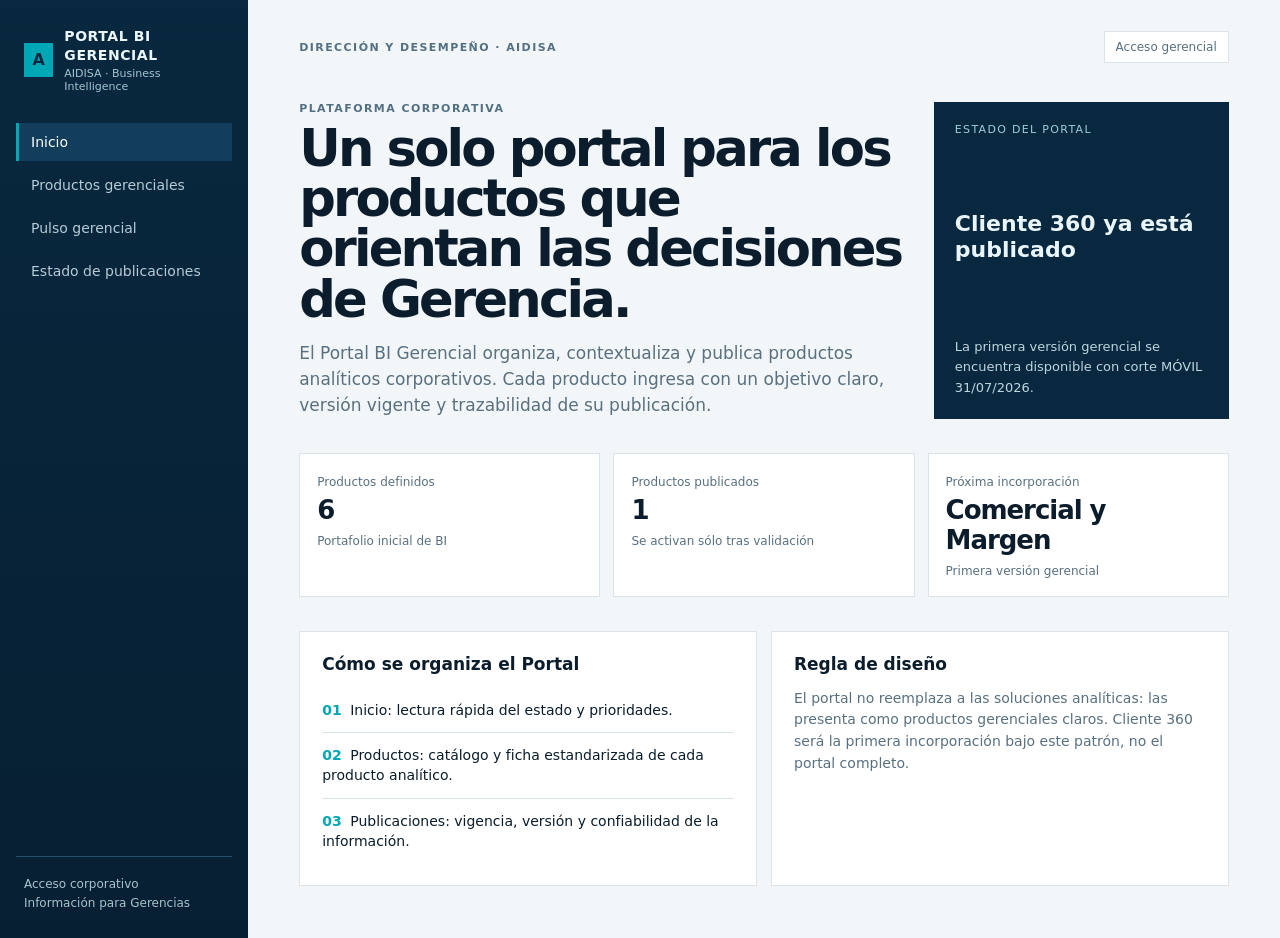
<file: docs/index.html>
<!doctype html>
<html lang="es">
<head>
  <meta charset="utf-8">
  <meta name="viewport" content="width=device-width,initial-scale=1">
  <meta name="description" content="Portal BI Gerencial de AIDISA">
  <title>Portal BI Gerencial · AIDISA</title>
  <style>
    :root{--navy:#08283f;--cyan:#00a7b5;--ink:#0b1d2c;--slate:#597080;--canvas:#f3f6f8;--line:#d9e3e8;--white:#fff;--amber:#a46b10;--amber-bg:#fff1d5;--green:#08765d;--green-bg:#dff5ee}*{box-sizing:border-box}body{margin:0;background:var(--canvas);color:var(--ink);font-family:Inter,ui-sans-serif,system-ui,-apple-system,"Segoe UI",sans-serif}.shell{min-height:100vh;display:grid;grid-template-columns:248px minmax(0,1fr)}.rail{background:linear-gradient(180deg,#08283f,#071f32);color:#ebf7fa;padding:26px 16px;display:flex;flex-direction:column}.brand{display:flex;gap:11px;align-items:center;padding:0 8px 30px}.mark{width:34px;height:34px;display:grid;place-items:center;background:var(--cyan);color:var(--navy);font-weight:800}.brand strong{font-size:14px;letter-spacing:.04em}.brand small{display:block;margin-top:3px;color:#a7c4d1;font-size:11px}.nav{display:grid;gap:5px}.nav button{border:0;border-left:3px solid transparent;background:transparent;color:#b6cbd5;padding:11px 12px;text-align:left;font:inherit;font-size:14px;cursor:pointer}.nav button:hover,.nav button.active{background:#123d5b;color:#fff;border-left-color:var(--cyan)}.rail-footer{margin-top:auto;border-top:1px solid #24516d;padding:18px 8px 0;color:#abc2cd;font-size:12px;line-height:1.55}.main{padding:31px clamp(20px,4vw,62px) 52px;max-width:1500px;width:100%;margin:auto}.topline{display:flex;justify-content:space-between;gap:16px;margin-bottom:39px;align-items:center}.eyebrow{font-size:11px;text-transform:uppercase;letter-spacing:.13em;font-weight:750;color:#527082}.access{background:#fff;border:1px solid var(--line);padding:8px 11px;color:var(--slate);font-size:12px}.view{display:none}.view.active{display:block}.hero{display:grid;grid-template-columns:minmax(0,1.35fr) minmax(290px,.65fr);gap:22px;align-items:stretch;margin-bottom:34px}.hero h1{font-size:clamp(36px,4vw,57px);letter-spacing:-.055em;line-height:.98;max-width:800px;margin:8px 0 16px}.hero p{font-size:17px;line-height:1.55;color:var(--slate);max-width:700px;margin:0}.portal-state{padding:21px;background:var(--navy);color:#e9f5fa;display:flex;flex-direction:column;justify-content:space-between}.portal-state span{font-size:11px;text-transform:uppercase;letter-spacing:.12em;color:#9eced8}.portal-state b{font-size:22px;line-height:1.18;margin:13px 0}.portal-state p{font-size:13px;color:#bdd6de;margin:0}.section-head{display:flex;justify-content:space-between;align-items:end;gap:15px;margin-bottom:15px}.section-head h2{font-size:21px;letter-spacing:-.025em;margin:0}.section-head p{font-size:13px;color:var(--slate);margin:0}.metrics{display:grid;grid-template-columns:repeat(3,1fr);gap:13px;margin-bottom:34px}.metric,.card,.panel{background:var(--white);border:1px solid var(--line)}.metric{padding:17px}.metric b{display:block;font-size:26px;letter-spacing:-.04em;margin:5px 0}.metric span{font-size:12px;color:var(--slate)}.grid{display:grid;grid-template-columns:repeat(2,minmax(0,1fr));gap:14px}.card{padding:22px;min-height:255px;display:flex;flex-direction:column}.card .tag{font-size:11px;text-transform:uppercase;letter-spacing:.1em;color:#43677a;font-weight:750}.card h3{font-size:22px;letter-spacing:-.03em;margin:14px 0 9px}.card p{font-size:14px;line-height:1.5;color:var(--slate);margin:0}.card-bottom{border-top:1px solid var(--line);padding-top:16px;margin-top:auto;display:flex;align-items:center;justify-content:space-between;gap:10px}.badge{font-size:12px;padding:5px 8px;background:var(--amber-bg);color:var(--amber);white-space:nowrap}.badge.ready{background:var(--green-bg);color:var(--green)}.card a,.button{font-size:13px;color:var(--navy);font-weight:700;text-decoration:none;border:1px solid var(--navy);background:#fff;padding:8px 11px;cursor:pointer}.card a:hover,.button:hover{background:var(--navy);color:#fff}.two{display:grid;grid-template-columns:1fr 1fr;gap:14px}.panel{padding:22px}.panel h3{font-size:17px;margin:0 0 14px}.steps,.publication-list{display:grid;gap:0}.step,.publication-list li{list-style:none;padding:12px 0;border-bottom:1px solid var(--line);font-size:14px;line-height:1.45}.step:last-child,.publication-list li:last-child{border-bottom:0}.step b{color:var(--cyan);display:inline-block;width:28px}.empty{padding:26px;background:#fff;border:1px dashed #aebfc9;color:var(--slate);line-height:1.5}@media(max-width:850px){.shell{grid-template-columns:1fr}.rail{display:block;padding:16px}.brand{padding:0}.nav{grid-template-columns:repeat(3,minmax(0,1fr));margin-top:18px}.nav button{font-size:12px;padding:9px 7px}.rail-footer{display:none}.main{padding:24px 18px 42px}.hero,.two{grid-template-columns:1fr}.metrics{grid-template-columns:1fr}.grid{grid-template-columns:1fr}}
  </style>
</head>
<body>
  <div class="shell">
    <aside class="rail">
      <div class="brand"><div class="mark">A</div><div><strong>PORTAL BI GERENCIAL</strong><small>AIDISA · Business Intelligence</small></div></div>
      <nav class="nav" aria-label="Módulos del portal">
        <button class="active" data-view="inicio">Inicio</button>
        <button data-view="productos">Productos gerenciales</button>
        <button data-view="pulso">Pulso gerencial</button>
        <button data-view="publicaciones">Estado de publicaciones</button>
      </nav>
      <div class="rail-footer">Acceso corporativo<br>Información para Gerencias</div>
    </aside>
    <main class="main">
      <div class="topline"><div class="eyebrow">Dirección y desempeño · AIDISA</div><div class="access">Acceso gerencial</div></div>
      <section id="inicio" class="view active">
        <div class="hero"><div><div class="eyebrow">Plataforma corporativa</div><h1>Un solo portal para los productos que orientan las decisiones de Gerencia.</h1><p>El Portal BI Gerencial organiza, contextualiza y publica productos analíticos corporativos. Cada producto ingresa con un objetivo claro, versión vigente y trazabilidad de su publicación.</p></div><aside class="portal-state"><span>Estado del portal</span><b>Cliente 360 ya está publicado</b><p>La primera versión gerencial se encuentra disponible con corte MÓVIL 31/07/2026.</p></aside></div>
        <div class="metrics"><article class="metric"><span>Productos definidos</span><b id="metric-products">—</b><span>Portafolio inicial de BI</span></article><article class="metric"><span>Productos publicados</span><b id="metric-published">0</b><span>Se activan sólo tras validación</span></article><article class="metric"><span>Próxima incorporación</span><b id="metric-next">—</b><span>Primera versión gerencial</span></article></div>
        <div class="two"><article class="panel"><h3>Cómo se organiza el Portal</h3><div class="steps"><div class="step"><b>01</b>Inicio: lectura rápida del estado y prioridades.</div><div class="step"><b>02</b>Productos: catálogo y ficha estandarizada de cada producto analítico.</div><div class="step"><b>03</b>Publicaciones: vigencia, versión y confiabilidad de la información.</div></div></article><article class="panel"><h3>Regla de diseño</h3><p style="margin:0;color:#597080;line-height:1.55;font-size:14px">El portal no reemplaza a las soluciones analíticas: las presenta como productos gerenciales claros. Cliente 360 será la primera incorporación bajo este patrón, no el portal completo.</p></article></div>
      </section>
      <section id="productos" class="view"><div class="section-head"><div><div class="eyebrow">Módulo 01</div><h2>Productos gerenciales</h2></div><p id="catalog-subtitle">Cargando catálogo…</p></div><div id="product-grid" class="grid"></div></section>
      <section id="pulso" class="view"><div class="section-head"><div><div class="eyebrow">Módulo 02</div><h2>Pulso gerencial</h2></div><p>Próxima evolución del portal</p></div><div class="empty"><strong>Este módulo no mostrará gráficos duplicados.</strong><br>Concentrará cambios relevantes, riesgos y oportunidades confirmadas por cada producto publicado. Se activa cuando Cliente 360 tenga una primera versión válida y una regla clara para comunicar variaciones.</div></section>
      <section id="publicaciones" class="view"><div class="section-head"><div><div class="eyebrow">Módulo 03</div><h2>Estado de publicaciones</h2></div><p>Visibilidad para Gerencias; control detallado para BI</p></div><div class="two"><article class="panel"><h3>Portafolio</h3><div id="publication-list" class="publication-list"></div></article><article class="panel"><h3>Contrato de publicación</h3><div class="steps"><div class="step"><b>01</b>El proceso local genera una versión HTML completa.</div><div class="step"><b>02</b>BI valida archivos, corte y consistencia antes de activar.</div><div class="step"><b>03</b>La versión anterior se conserva si la nueva publicación falla.</div></div></article></div></section>
    </main>
  </div>
  <script>
    const fallback={productos:[]};const byId=id=>document.getElementById(id);const badge=p=>p.estado_codigo==='publicado'?'<span class="badge ready">Publicado</span>':`<span class="badge">${p.estado}</span>`;
    function render(data){const products=data.productos||[];byId('metric-products').textContent=products.length;byId('metric-published').textContent=products.filter(p=>p.estado_codigo==='publicado').length;byId('metric-next').textContent=products.find(p=>p.estado_codigo!=='publicado')?.nombre||'—';byId('catalog-subtitle').textContent=`${products.length} productos definidos · incorporación progresiva`;byId('product-grid').innerHTML=products.map(p=>`<article class="card"><div class="tag">Producto ${String(p.orden).padStart(2,'0')} · ${p.categoria}</div><h3>${p.nombre}</h3><p>${p.descripcion}</p><div class="card-bottom">${badge(p)}<span style="display:flex;gap:8px;flex-wrap:wrap">${p.dashboard?`<a href="${p.dashboard.gerencia_general}">Abrir dashboard</a>`:''}<a href="producto.html?id=${encodeURIComponent(p.id)}">Ver ficha</a></span></div></article>`).join('');byId('publication-list').innerHTML=products.map(p=>`<li><strong>${p.nombre}</strong><br><span>${p.corte} · ${p.version}</span><div style="margin-top:8px">${badge(p)} ${p.dashboard?`<a style="margin-left:8px" href="${p.dashboard.gerencia_general}">Abrir</a>`:''}</div></li>`).join('');}
    document.querySelectorAll('[data-view]').forEach(button=>button.addEventListener('click',()=>{document.querySelectorAll('[data-view]').forEach(b=>b.classList.toggle('active',b===button));document.querySelectorAll('.view').forEach(v=>v.classList.toggle('active',v.id===button.dataset.view));window.scrollTo({top:0,behavior:'smooth'});}));fetch('catalogo.json').then(r=>r.ok?r.json():fallback).then(render).catch(()=>render(fallback));
  </script>
</body>
</html>
</file>
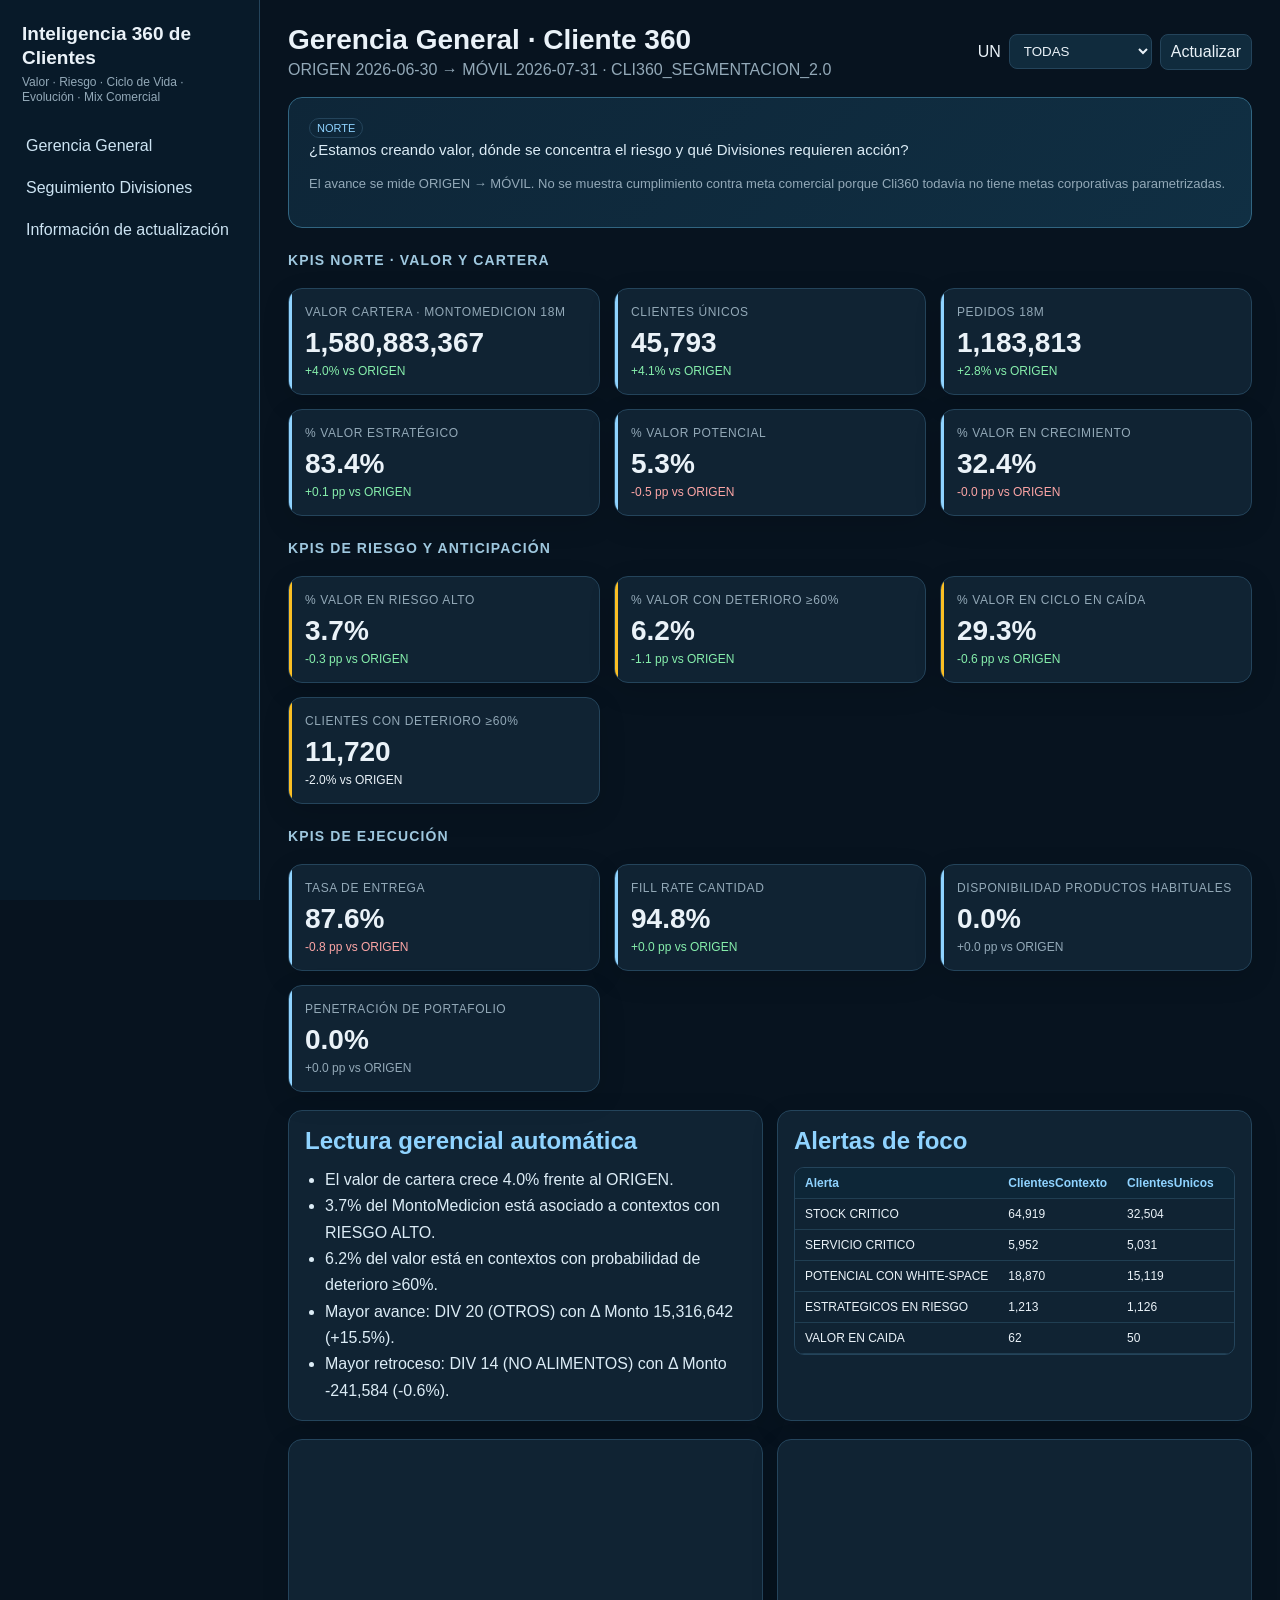
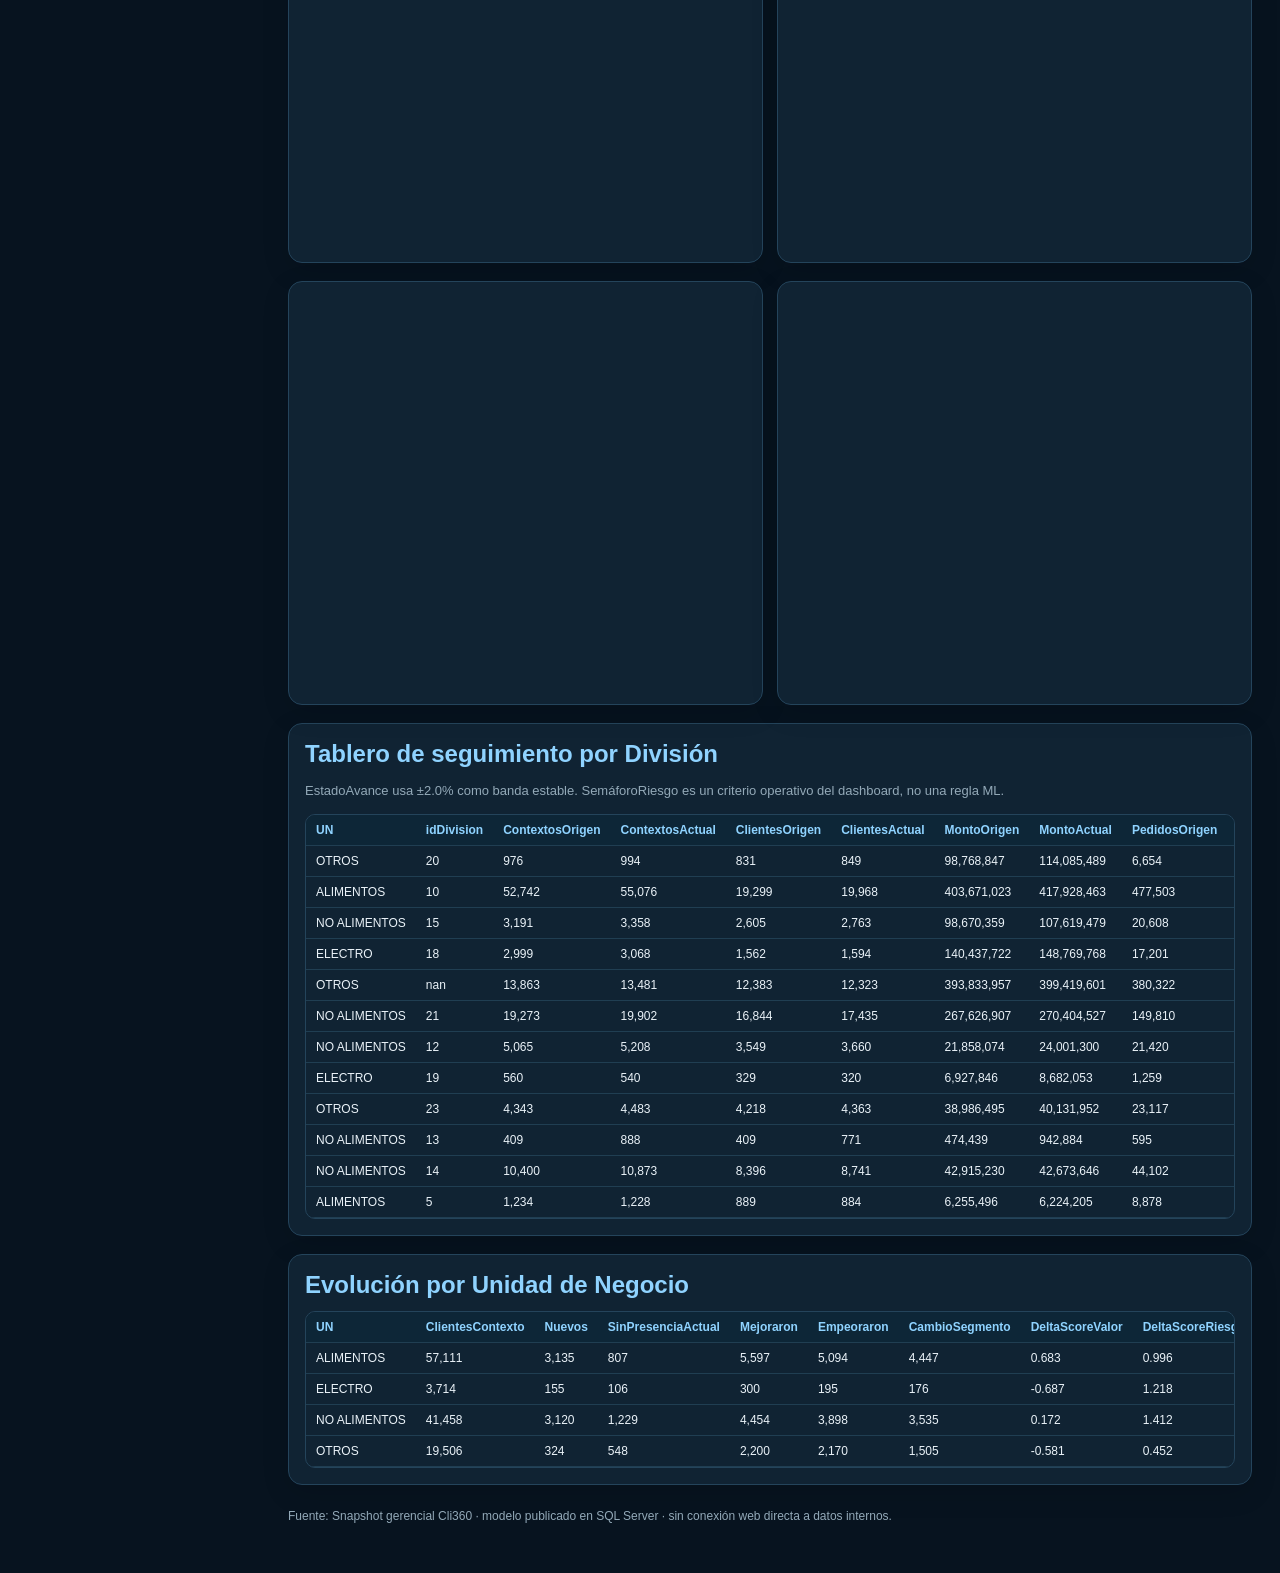
<file: docs/dashboards/segmentacion-clientes-360/releases/20260731-cli360-2-0-5/index.html>
<!doctype html><html><head><meta charset="utf-8"><meta name="viewport" content="width=device-width,initial-scale=1"><title>Cli360 v2.0.5</title><link rel="stylesheet" href="assets/styles.css"><script src="assets/plotly.min.js"></script></head><body><div class="shell"><aside class="sidebar"><div class="brand">Inteligencia 360 de Clientes<small>Valor · Riesgo · Ciclo de Vida · Evolución · Mix Comercial</small></div><nav class="nav"><a href="gerencia-general--todas.html">Gerencia General</a><a href="divisiones--todas.html">Seguimiento Divisiones</a><a href="index.html#actualizacion">Información de actualización</a></nav></aside><main class="content"><div class="topbar"><div class="title"><h1>Gerencia General · Cliente 360</h1><p>ORIGEN 2026-06-30 → MÓVIL 2026-07-31 · CLI360_SEGMENTACION_2.0</p></div><div class="filters"><label>UN</label><select onchange="location.href=this.value"><option value="gerencia-general--todas.html" selected>TODAS</option><option value="gerencia-general--alimentos.html" >ALIMENTOS</option><option value="gerencia-general--electro.html" >ELECTRO</option><option value="gerencia-general--no-alimentos.html" >NO ALIMENTOS</option><option value="gerencia-general--otros.html" >OTROS</option></select><a href="index.html#actualizacion">Actualizar</a></div></div>
<div class="hero executive-hero"><span class="tag">NORTE</span><p class="executive-question">¿Estamos creando valor, dónde se concentra el riesgo y qué Divisiones requieren acción?</p><p class="note">El avance se mide ORIGEN → MÓVIL. No se muestra cumplimiento contra meta comercial porque Cli360 todavía no tiene metas corporativas parametrizadas.</p></div>
<h2 class="kpi-group-title">KPIs NORTE · Valor y cartera</h2><div class="grid kpis management-kpis"><div class="card kpi-card"><div class="kpi-label">Valor cartera · MontoMedicion 18M</div><div class="kpi-value">1,580,883,367</div><div class="delta pos">+4.0% vs ORIGEN</div></div><div class="card kpi-card"><div class="kpi-label">Clientes únicos</div><div class="kpi-value">45,793</div><div class="delta pos">+4.1% vs ORIGEN</div></div><div class="card kpi-card"><div class="kpi-label">Pedidos 18M</div><div class="kpi-value">1,183,813</div><div class="delta pos">+2.8% vs ORIGEN</div></div><div class="card kpi-card"><div class="kpi-label">% valor estratégico</div><div class="kpi-value">83.4%</div><div class="delta pos">+0.1 pp vs ORIGEN</div></div><div class="card kpi-card"><div class="kpi-label">% valor potencial</div><div class="kpi-value">5.3%</div><div class="delta neg">-0.5 pp vs ORIGEN</div></div><div class="card kpi-card"><div class="kpi-label">% valor en crecimiento</div><div class="kpi-value">32.4%</div><div class="delta neg">-0.0 pp vs ORIGEN</div></div></div>
<h2 class="kpi-group-title">KPIs DE RIESGO Y ANTICIPACIÓN</h2><div class="grid kpis management-kpis"><div class="card kpi-card risk-card"><div class="kpi-label">% valor en RIESGO ALTO</div><div class="kpi-value">3.7%</div><div class="delta pos">-0.3 pp vs ORIGEN</div></div><div class="card kpi-card risk-card"><div class="kpi-label">% valor con deterioro ≥60%</div><div class="kpi-value">6.2%</div><div class="delta pos">-1.1 pp vs ORIGEN</div></div><div class="card kpi-card risk-card"><div class="kpi-label">% valor en ciclo EN CAÍDA</div><div class="kpi-value">29.3%</div><div class="delta pos">-0.6 pp vs ORIGEN</div></div><div class="card kpi-card risk-card"><div class="kpi-label">Clientes con deterioro ≥60%</div><div class="kpi-value">11,720</div><div class="delta">-2.0% vs ORIGEN</div></div></div>
<h2 class="kpi-group-title">KPIs DE EJECUCIÓN</h2><div class="grid kpis management-kpis"><div class="card kpi-card"><div class="kpi-label">Tasa de entrega</div><div class="kpi-value">87.6%</div><div class="delta neg">-0.8 pp vs ORIGEN</div></div><div class="card kpi-card"><div class="kpi-label">Fill Rate cantidad</div><div class="kpi-value">94.8%</div><div class="delta pos">+0.0 pp vs ORIGEN</div></div><div class="card kpi-card"><div class="kpi-label">Disponibilidad productos habituales</div><div class="kpi-value">0.0%</div><div class="delta neutral">+0.0 pp vs ORIGEN</div></div><div class="card kpi-card"><div class="kpi-label">Penetración de portafolio</div><div class="kpi-value">0.0%</div><div class="delta neutral">+0.0 pp vs ORIGEN</div></div></div>
<div class="grid two section"><div class="card"><h2>Lectura gerencial automática</h2><ul class="insights"><li>El valor de cartera crece 4.0% frente al ORIGEN.</li><li>3.7% del MontoMedicion está asociado a contextos con RIESGO ALTO.</li><li>6.2% del valor está en contextos con probabilidad de deterioro ≥60%.</li><li>Mayor avance: DIV 20 (OTROS) con Δ Monto 15,316,642 (+15.5%).</li><li>Mayor retroceso: DIV 14 (NO ALIMENTOS) con Δ Monto -241,584 (-0.6%).</li></ul></div><div class="card"><h2>Alertas de foco</h2><div class="table-shell"><table class="data-table"><thead><tr><th>Alerta</th><th>ClientesContexto</th><th>ClientesUnicos</th><th>MontoMedicion</th><th>ScoreRiesgo</th><th>ProbDeterioro90d</th></tr></thead><tbody>
<tr><td class="">
STOCK CRITICO</td><td class="">
64,919</td><td class="">
32,504</td><td class="">
1,076,658,790</td><td class="">
46.34</td><td class="">
27.9%</td></tr><tr><td class="">
SERVICIO CRITICO</td><td class="">
5,952</td><td class="">
5,031</td><td class="">
294,938,785</td><td class="">
35.13</td><td class="">
26.6%</td></tr><tr><td class="">
POTENCIAL CON WHITE-SPACE</td><td class="">
18,870</td><td class="">
15,119</td><td class="">
83,093,265</td><td class="">
29.16</td><td class="">
33.1%</td></tr><tr><td class="">
ESTRATEGICOS EN RIESGO</td><td class="">
1,213</td><td class="">
1,126</td><td class="">
73,460,375</td><td class="">
64.37</td><td class="">
66.3%</td></tr><tr><td class="">
VALOR EN CAIDA</td><td class="">
62</td><td class="">
50</td><td class="">
1,105,540</td><td class="">
61.65</td><td class="">
44.4%</td></tr>
</tbody></table></div></div></div>
<div class="grid two section"><div class="card chart"><div style="height:390px; width:100%;">                            <div id="457a3067-f3f4-4337-aaa3-d0dad4ba5a88" class="plotly-graph-div" style="height:100%; width:100%;"></div>            <script>                window.PLOTLYENV=window.PLOTLYENV || {};                                if (document.getElementById("457a3067-f3f4-4337-aaa3-d0dad4ba5a88")) {                    Plotly.newPlot(                        "457a3067-f3f4-4337-aaa3-d0dad4ba5a88",                        [{"hovertemplate":"UN=ALIMENTOS\u003cbr\u003eFechaCorte=%{x}\u003cbr\u003eMontoMedicion=%{y}\u003cextra\u003e\u003c\u002fextra\u003e","legendgroup":"ALIMENTOS","line":{"color":"#636efa","dash":"solid"},"marker":{"symbol":"circle"},"mode":"lines+markers","name":"ALIMENTOS","orientation":"v","showlegend":true,"x":["2026-06-30","2026-07-31"],"xaxis":"x","y":{"dtype":"f8","bdata":"9ijcdvtuuEFI4fpbDki5QQ=="},"yaxis":"y","type":"scatter"},{"hovertemplate":"UN=ELECTRO\u003cbr\u003eFechaCorte=%{x}\u003cbr\u003eMontoMedicion=%{y}\u003cextra\u003e\u003c\u002fextra\u003e","legendgroup":"ELECTRO","line":{"color":"#EF553B","dash":"solid"},"marker":{"symbol":"circle"},"mode":"lines+markers","name":"ELECTRO","orientation":"v","showlegend":true,"x":["2026-06-30","2026-07-31"],"xaxis":"x","y":{"dtype":"f8","bdata":"hetRgD2RoUGuR2FbDMWiQQ=="},"yaxis":"y","type":"scatter"},{"hovertemplate":"UN=NO ALIMENTOS\u003cbr\u003eFechaCorte=%{x}\u003cbr\u003eMontoMedicion=%{y}\u003cextra\u003e\u003c\u002fextra\u003e","legendgroup":"NO ALIMENTOS","line":{"color":"#00cc96","dash":"solid"},"marker":{"symbol":"circle"},"mode":"lines+markers","name":"NO ALIMENTOS","orientation":"v","showlegend":true,"x":["2026-06-30","2026-07-31"],"xaxis":"x","y":{"dtype":"f8","bdata":"j8I1sNq4uUEUrkds9I+6QQ=="},"yaxis":"y","type":"scatter"},{"hovertemplate":"UN=OTROS\u003cbr\u003eFechaCorte=%{x}\u003cbr\u003eMontoMedicion=%{y}\u003cextra\u003e\u003c\u002fextra\u003e","legendgroup":"OTROS","line":{"color":"#ab63fa","dash":"solid"},"marker":{"symbol":"circle"},"mode":"lines+markers","name":"OTROS","orientation":"v","showlegend":true,"x":["2026-06-30","2026-07-31"],"xaxis":"x","y":{"dtype":"f8","bdata":"uB6Fsmivv0EpXI9Y6n\u002fAQQ=="},"yaxis":"y","type":"scatter"}],                        {"template":{"data":{"barpolar":[{"marker":{"line":{"color":"rgb(17,17,17)","width":0.5},"pattern":{"fillmode":"overlay","size":10,"solidity":0.2}},"type":"barpolar"}],"bar":[{"error_x":{"color":"#f2f5fa"},"error_y":{"color":"#f2f5fa"},"marker":{"line":{"color":"rgb(17,17,17)","width":0.5},"pattern":{"fillmode":"overlay","size":10,"solidity":0.2}},"type":"bar"}],"carpet":[{"aaxis":{"endlinecolor":"#A2B1C6","gridcolor":"#506784","linecolor":"#506784","minorgridcolor":"#506784","startlinecolor":"#A2B1C6"},"baxis":{"endlinecolor":"#A2B1C6","gridcolor":"#506784","linecolor":"#506784","minorgridcolor":"#506784","startlinecolor":"#A2B1C6"},"type":"carpet"}],"choropleth":[{"colorbar":{"outlinewidth":0,"ticks":""},"type":"choropleth"}],"contourcarpet":[{"colorbar":{"outlinewidth":0,"ticks":""},"type":"contourcarpet"}],"contour":[{"colorbar":{"outlinewidth":0,"ticks":""},"colorscale":[[0.0,"#0d0887"],[0.1111111111111111,"#46039f"],[0.2222222222222222,"#7201a8"],[0.3333333333333333,"#9c179e"],[0.4444444444444444,"#bd3786"],[0.5555555555555556,"#d8576b"],[0.6666666666666666,"#ed7953"],[0.7777777777777778,"#fb9f3a"],[0.8888888888888888,"#fdca26"],[1.0,"#f0f921"]],"type":"contour"}],"heatmap":[{"colorbar":{"outlinewidth":0,"ticks":""},"colorscale":[[0.0,"#0d0887"],[0.1111111111111111,"#46039f"],[0.2222222222222222,"#7201a8"],[0.3333333333333333,"#9c179e"],[0.4444444444444444,"#bd3786"],[0.5555555555555556,"#d8576b"],[0.6666666666666666,"#ed7953"],[0.7777777777777778,"#fb9f3a"],[0.8888888888888888,"#fdca26"],[1.0,"#f0f921"]],"type":"heatmap"}],"histogram2dcontour":[{"colorbar":{"outlinewidth":0,"ticks":""},"colorscale":[[0.0,"#0d0887"],[0.1111111111111111,"#46039f"],[0.2222222222222222,"#7201a8"],[0.3333333333333333,"#9c179e"],[0.4444444444444444,"#bd3786"],[0.5555555555555556,"#d8576b"],[0.6666666666666666,"#ed7953"],[0.7777777777777778,"#fb9f3a"],[0.8888888888888888,"#fdca26"],[1.0,"#f0f921"]],"type":"histogram2dcontour"}],"histogram2d":[{"colorbar":{"outlinewidth":0,"ticks":""},"colorscale":[[0.0,"#0d0887"],[0.1111111111111111,"#46039f"],[0.2222222222222222,"#7201a8"],[0.3333333333333333,"#9c179e"],[0.4444444444444444,"#bd3786"],[0.5555555555555556,"#d8576b"],[0.6666666666666666,"#ed7953"],[0.7777777777777778,"#fb9f3a"],[0.8888888888888888,"#fdca26"],[1.0,"#f0f921"]],"type":"histogram2d"}],"histogram":[{"marker":{"pattern":{"fillmode":"overlay","size":10,"solidity":0.2}},"type":"histogram"}],"mesh3d":[{"colorbar":{"outlinewidth":0,"ticks":""},"type":"mesh3d"}],"parcoords":[{"line":{"colorbar":{"outlinewidth":0,"ticks":""}},"type":"parcoords"}],"pie":[{"automargin":true,"type":"pie"}],"scatter3d":[{"line":{"colorbar":{"outlinewidth":0,"ticks":""}},"marker":{"colorbar":{"outlinewidth":0,"ticks":""}},"type":"scatter3d"}],"scattercarpet":[{"marker":{"colorbar":{"outlinewidth":0,"ticks":""}},"type":"scattercarpet"}],"scattergeo":[{"marker":{"colorbar":{"outlinewidth":0,"ticks":""}},"type":"scattergeo"}],"scattergl":[{"marker":{"line":{"color":"#283442"}},"type":"scattergl"}],"scattermap":[{"marker":{"colorbar":{"outlinewidth":0,"ticks":""}},"type":"scattermap"}],"scatterpolargl":[{"marker":{"colorbar":{"outlinewidth":0,"ticks":""}},"type":"scatterpolargl"}],"scatterpolar":[{"marker":{"colorbar":{"outlinewidth":0,"ticks":""}},"type":"scatterpolar"}],"scatter":[{"marker":{"line":{"color":"#283442"}},"type":"scatter"}],"scatterternary":[{"marker":{"colorbar":{"outlinewidth":0,"ticks":""}},"type":"scatterternary"}],"surface":[{"colorbar":{"outlinewidth":0,"ticks":""},"colorscale":[[0.0,"#0d0887"],[0.1111111111111111,"#46039f"],[0.2222222222222222,"#7201a8"],[0.3333333333333333,"#9c179e"],[0.4444444444444444,"#bd3786"],[0.5555555555555556,"#d8576b"],[0.6666666666666666,"#ed7953"],[0.7777777777777778,"#fb9f3a"],[0.8888888888888888,"#fdca26"],[1.0,"#f0f921"]],"type":"surface"}],"table":[{"cells":{"fill":{"color":"#506784"},"line":{"color":"rgb(17,17,17)"}},"header":{"fill":{"color":"#2a3f5f"},"line":{"color":"rgb(17,17,17)"}},"type":"table"}]},"layout":{"annotationdefaults":{"arrowcolor":"#f2f5fa","arrowhead":0,"arrowwidth":1},"autotypenumbers":"strict","coloraxis":{"colorbar":{"outlinewidth":0,"ticks":""}},"colorscale":{"diverging":[[0,"#8e0152"],[0.1,"#c51b7d"],[0.2,"#de77ae"],[0.3,"#f1b6da"],[0.4,"#fde0ef"],[0.5,"#f7f7f7"],[0.6,"#e6f5d0"],[0.7,"#b8e186"],[0.8,"#7fbc41"],[0.9,"#4d9221"],[1,"#276419"]],"sequential":[[0.0,"#0d0887"],[0.1111111111111111,"#46039f"],[0.2222222222222222,"#7201a8"],[0.3333333333333333,"#9c179e"],[0.4444444444444444,"#bd3786"],[0.5555555555555556,"#d8576b"],[0.6666666666666666,"#ed7953"],[0.7777777777777778,"#fb9f3a"],[0.8888888888888888,"#fdca26"],[1.0,"#f0f921"]],"sequentialminus":[[0.0,"#0d0887"],[0.1111111111111111,"#46039f"],[0.2222222222222222,"#7201a8"],[0.3333333333333333,"#9c179e"],[0.4444444444444444,"#bd3786"],[0.5555555555555556,"#d8576b"],[0.6666666666666666,"#ed7953"],[0.7777777777777778,"#fb9f3a"],[0.8888888888888888,"#fdca26"],[1.0,"#f0f921"]]},"colorway":["#636efa","#EF553B","#00cc96","#ab63fa","#FFA15A","#19d3f3","#FF6692","#B6E880","#FF97FF","#FECB52"],"font":{"color":"#f2f5fa"},"geo":{"bgcolor":"rgb(17,17,17)","lakecolor":"rgb(17,17,17)","landcolor":"rgb(17,17,17)","showlakes":true,"showland":true,"subunitcolor":"#506784"},"hoverlabel":{"align":"left"},"hovermode":"closest","paper_bgcolor":"rgb(17,17,17)","plot_bgcolor":"rgb(17,17,17)","polar":{"angularaxis":{"gridcolor":"#506784","linecolor":"#506784","ticks":""},"bgcolor":"rgb(17,17,17)","radialaxis":{"gridcolor":"#506784","linecolor":"#506784","ticks":""}},"scene":{"xaxis":{"backgroundcolor":"rgb(17,17,17)","gridcolor":"#506784","gridwidth":2,"linecolor":"#506784","showbackground":true,"ticks":"","zerolinecolor":"#C8D4E3"},"yaxis":{"backgroundcolor":"rgb(17,17,17)","gridcolor":"#506784","gridwidth":2,"linecolor":"#506784","showbackground":true,"ticks":"","zerolinecolor":"#C8D4E3"},"zaxis":{"backgroundcolor":"rgb(17,17,17)","gridcolor":"#506784","gridwidth":2,"linecolor":"#506784","showbackground":true,"ticks":"","zerolinecolor":"#C8D4E3"}},"shapedefaults":{"line":{"color":"#f2f5fa"}},"sliderdefaults":{"bgcolor":"#C8D4E3","bordercolor":"rgb(17,17,17)","borderwidth":1,"tickwidth":0},"ternary":{"aaxis":{"gridcolor":"#506784","linecolor":"#506784","ticks":""},"baxis":{"gridcolor":"#506784","linecolor":"#506784","ticks":""},"bgcolor":"rgb(17,17,17)","caxis":{"gridcolor":"#506784","linecolor":"#506784","ticks":""}},"title":{"x":0.05},"updatemenudefaults":{"bgcolor":"#506784","borderwidth":0},"xaxis":{"automargin":true,"gridcolor":"#283442","linecolor":"#506784","ticks":"","title":{"standoff":15},"zerolinecolor":"#283442","zerolinewidth":2},"yaxis":{"automargin":true,"gridcolor":"#283442","linecolor":"#506784","ticks":"","title":{"standoff":15},"zerolinecolor":"#283442","zerolinewidth":2}}},"xaxis":{"anchor":"y","domain":[0.0,1.0],"title":{"text":"FechaCorte"}},"yaxis":{"anchor":"x","domain":[0.0,1.0],"title":{"text":"MontoMedicion"}},"legend":{"title":{"text":"UN"},"tracegroupgap":0,"orientation":"h","yanchor":"bottom","y":1.02,"xanchor":"left","x":0},"margin":{"t":55,"l":45,"r":25,"b":45},"title":{"text":"Evoluci\u00f3n del valor de cartera (MontoMedicion)"},"paper_bgcolor":"rgba(0,0,0,0)","plot_bgcolor":"rgba(0,0,0,0)","height":390},                        {"displaylogo": false, "responsive": true, "modeBarButtonsToRemove": ["lasso2d", "select2d"]}                    )                };            </script>        </div></div><div class="card chart"><div style="height:390px; width:100%;">                            <div id="d6fc7b67-04c4-4ca4-a597-3234a7edeee8" class="plotly-graph-div" style="height:100%; width:100%;"></div>            <script>                window.PLOTLYENV=window.PLOTLYENV || {};                                if (document.getElementById("d6fc7b67-04c4-4ca4-a597-3234a7edeee8")) {                    Plotly.newPlot(                        "d6fc7b67-04c4-4ca4-a597-3234a7edeee8",                        [{"hovertemplate":"SegmentoBase=CONSOLIDADO\u003cbr\u003eUN=%{x}\u003cbr\u003ePctUN=%{y}\u003cextra\u003e\u003c\u002fextra\u003e","legendgroup":"CONSOLIDADO","marker":{"color":"#636efa","pattern":{"shape":""}},"name":"CONSOLIDADO","orientation":"v","showlegend":true,"textposition":"auto","texttemplate":"%{y:.1f}","x":["ALIMENTOS","ELECTRO","NO ALIMENTOS","OTROS"],"xaxis":"x","y":{"dtype":"f8","bdata":"U7\u002fGrIfpRkDLSaqcpEpPQOxi+\u002fDXCkhAAa\u002fQZyRkR0A="},"yaxis":"y","type":"bar"},{"hovertemplate":"SegmentoBase=BAJA ACTIVIDAD\u003cbr\u003eUN=%{x}\u003cbr\u003ePctUN=%{y}\u003cextra\u003e\u003c\u002fextra\u003e","legendgroup":"BAJA ACTIVIDAD","marker":{"color":"#EF553B","pattern":{"shape":""}},"name":"BAJA ACTIVIDAD","orientation":"v","showlegend":true,"textposition":"auto","texttemplate":"%{y:.1f}","x":["ALIMENTOS","ELECTRO","NO ALIMENTOS","OTROS"],"xaxis":"x","y":{"dtype":"f8","bdata":"2wP1KHNvNkC2amyrxrYsQDz+MCmrgzVA14wXqNAeNUA="},"yaxis":"y","type":"bar"},{"hovertemplate":"SegmentoBase=ESTRATEGICO\u003cbr\u003eUN=%{x}\u003cbr\u003ePctUN=%{y}\u003cextra\u003e\u003c\u002fextra\u003e","legendgroup":"ESTRATEGICO","marker":{"color":"#00cc96","pattern":{"shape":""}},"name":"ESTRATEGICO","orientation":"v","showlegend":true,"textposition":"auto","texttemplate":"%{y:.1f}","x":["ALIMENTOS","ELECTRO","NO ALIMENTOS","OTROS"],"xaxis":"x","y":{"dtype":"f8","bdata":"IDJxFNmoMEA39XBTDzcsQOtf87+8py1AFLzULekKKEA="},"yaxis":"y","type":"bar"},{"hovertemplate":"SegmentoBase=POTENCIAL DE DESARROLLO\u003cbr\u003eUN=%{x}\u003cbr\u003ePctUN=%{y}\u003cextra\u003e\u003c\u002fextra\u003e","legendgroup":"POTENCIAL DE DESARROLLO","marker":{"color":"#ab63fa","pattern":{"shape":""}},"name":"POTENCIAL DE DESARROLLO","orientation":"v","showlegend":true,"textposition":"auto","texttemplate":"%{y:.1f}","x":["ALIMENTOS","ELECTRO","NO ALIMENTOS","OTROS"],"xaxis":"x","y":{"dtype":"f8","bdata":"vJYY0kgpLkDoeHmOl+chQOsXvSmNJS9AG7dc8XETNEA="},"yaxis":"y","type":"bar"}],                        {"template":{"data":{"barpolar":[{"marker":{"line":{"color":"rgb(17,17,17)","width":0.5},"pattern":{"fillmode":"overlay","size":10,"solidity":0.2}},"type":"barpolar"}],"bar":[{"error_x":{"color":"#f2f5fa"},"error_y":{"color":"#f2f5fa"},"marker":{"line":{"color":"rgb(17,17,17)","width":0.5},"pattern":{"fillmode":"overlay","size":10,"solidity":0.2}},"type":"bar"}],"carpet":[{"aaxis":{"endlinecolor":"#A2B1C6","gridcolor":"#506784","linecolor":"#506784","minorgridcolor":"#506784","startlinecolor":"#A2B1C6"},"baxis":{"endlinecolor":"#A2B1C6","gridcolor":"#506784","linecolor":"#506784","minorgridcolor":"#506784","startlinecolor":"#A2B1C6"},"type":"carpet"}],"choropleth":[{"colorbar":{"outlinewidth":0,"ticks":""},"type":"choropleth"}],"contourcarpet":[{"colorbar":{"outlinewidth":0,"ticks":""},"type":"contourcarpet"}],"contour":[{"colorbar":{"outlinewidth":0,"ticks":""},"colorscale":[[0.0,"#0d0887"],[0.1111111111111111,"#46039f"],[0.2222222222222222,"#7201a8"],[0.3333333333333333,"#9c179e"],[0.4444444444444444,"#bd3786"],[0.5555555555555556,"#d8576b"],[0.6666666666666666,"#ed7953"],[0.7777777777777778,"#fb9f3a"],[0.8888888888888888,"#fdca26"],[1.0,"#f0f921"]],"type":"contour"}],"heatmap":[{"colorbar":{"outlinewidth":0,"ticks":""},"colorscale":[[0.0,"#0d0887"],[0.1111111111111111,"#46039f"],[0.2222222222222222,"#7201a8"],[0.3333333333333333,"#9c179e"],[0.4444444444444444,"#bd3786"],[0.5555555555555556,"#d8576b"],[0.6666666666666666,"#ed7953"],[0.7777777777777778,"#fb9f3a"],[0.8888888888888888,"#fdca26"],[1.0,"#f0f921"]],"type":"heatmap"}],"histogram2dcontour":[{"colorbar":{"outlinewidth":0,"ticks":""},"colorscale":[[0.0,"#0d0887"],[0.1111111111111111,"#46039f"],[0.2222222222222222,"#7201a8"],[0.3333333333333333,"#9c179e"],[0.4444444444444444,"#bd3786"],[0.5555555555555556,"#d8576b"],[0.6666666666666666,"#ed7953"],[0.7777777777777778,"#fb9f3a"],[0.8888888888888888,"#fdca26"],[1.0,"#f0f921"]],"type":"histogram2dcontour"}],"histogram2d":[{"colorbar":{"outlinewidth":0,"ticks":""},"colorscale":[[0.0,"#0d0887"],[0.1111111111111111,"#46039f"],[0.2222222222222222,"#7201a8"],[0.3333333333333333,"#9c179e"],[0.4444444444444444,"#bd3786"],[0.5555555555555556,"#d8576b"],[0.6666666666666666,"#ed7953"],[0.7777777777777778,"#fb9f3a"],[0.8888888888888888,"#fdca26"],[1.0,"#f0f921"]],"type":"histogram2d"}],"histogram":[{"marker":{"pattern":{"fillmode":"overlay","size":10,"solidity":0.2}},"type":"histogram"}],"mesh3d":[{"colorbar":{"outlinewidth":0,"ticks":""},"type":"mesh3d"}],"parcoords":[{"line":{"colorbar":{"outlinewidth":0,"ticks":""}},"type":"parcoords"}],"pie":[{"automargin":true,"type":"pie"}],"scatter3d":[{"line":{"colorbar":{"outlinewidth":0,"ticks":""}},"marker":{"colorbar":{"outlinewidth":0,"ticks":""}},"type":"scatter3d"}],"scattercarpet":[{"marker":{"colorbar":{"outlinewidth":0,"ticks":""}},"type":"scattercarpet"}],"scattergeo":[{"marker":{"colorbar":{"outlinewidth":0,"ticks":""}},"type":"scattergeo"}],"scattergl":[{"marker":{"line":{"color":"#283442"}},"type":"scattergl"}],"scattermap":[{"marker":{"colorbar":{"outlinewidth":0,"ticks":""}},"type":"scattermap"}],"scatterpolargl":[{"marker":{"colorbar":{"outlinewidth":0,"ticks":""}},"type":"scatterpolargl"}],"scatterpolar":[{"marker":{"colorbar":{"outlinewidth":0,"ticks":""}},"type":"scatterpolar"}],"scatter":[{"marker":{"line":{"color":"#283442"}},"type":"scatter"}],"scatterternary":[{"marker":{"colorbar":{"outlinewidth":0,"ticks":""}},"type":"scatterternary"}],"surface":[{"colorbar":{"outlinewidth":0,"ticks":""},"colorscale":[[0.0,"#0d0887"],[0.1111111111111111,"#46039f"],[0.2222222222222222,"#7201a8"],[0.3333333333333333,"#9c179e"],[0.4444444444444444,"#bd3786"],[0.5555555555555556,"#d8576b"],[0.6666666666666666,"#ed7953"],[0.7777777777777778,"#fb9f3a"],[0.8888888888888888,"#fdca26"],[1.0,"#f0f921"]],"type":"surface"}],"table":[{"cells":{"fill":{"color":"#506784"},"line":{"color":"rgb(17,17,17)"}},"header":{"fill":{"color":"#2a3f5f"},"line":{"color":"rgb(17,17,17)"}},"type":"table"}]},"layout":{"annotationdefaults":{"arrowcolor":"#f2f5fa","arrowhead":0,"arrowwidth":1},"autotypenumbers":"strict","coloraxis":{"colorbar":{"outlinewidth":0,"ticks":""}},"colorscale":{"diverging":[[0,"#8e0152"],[0.1,"#c51b7d"],[0.2,"#de77ae"],[0.3,"#f1b6da"],[0.4,"#fde0ef"],[0.5,"#f7f7f7"],[0.6,"#e6f5d0"],[0.7,"#b8e186"],[0.8,"#7fbc41"],[0.9,"#4d9221"],[1,"#276419"]],"sequential":[[0.0,"#0d0887"],[0.1111111111111111,"#46039f"],[0.2222222222222222,"#7201a8"],[0.3333333333333333,"#9c179e"],[0.4444444444444444,"#bd3786"],[0.5555555555555556,"#d8576b"],[0.6666666666666666,"#ed7953"],[0.7777777777777778,"#fb9f3a"],[0.8888888888888888,"#fdca26"],[1.0,"#f0f921"]],"sequentialminus":[[0.0,"#0d0887"],[0.1111111111111111,"#46039f"],[0.2222222222222222,"#7201a8"],[0.3333333333333333,"#9c179e"],[0.4444444444444444,"#bd3786"],[0.5555555555555556,"#d8576b"],[0.6666666666666666,"#ed7953"],[0.7777777777777778,"#fb9f3a"],[0.8888888888888888,"#fdca26"],[1.0,"#f0f921"]]},"colorway":["#636efa","#EF553B","#00cc96","#ab63fa","#FFA15A","#19d3f3","#FF6692","#B6E880","#FF97FF","#FECB52"],"font":{"color":"#f2f5fa"},"geo":{"bgcolor":"rgb(17,17,17)","lakecolor":"rgb(17,17,17)","landcolor":"rgb(17,17,17)","showlakes":true,"showland":true,"subunitcolor":"#506784"},"hoverlabel":{"align":"left"},"hovermode":"closest","paper_bgcolor":"rgb(17,17,17)","plot_bgcolor":"rgb(17,17,17)","polar":{"angularaxis":{"gridcolor":"#506784","linecolor":"#506784","ticks":""},"bgcolor":"rgb(17,17,17)","radialaxis":{"gridcolor":"#506784","linecolor":"#506784","ticks":""}},"scene":{"xaxis":{"backgroundcolor":"rgb(17,17,17)","gridcolor":"#506784","gridwidth":2,"linecolor":"#506784","showbackground":true,"ticks":"","zerolinecolor":"#C8D4E3"},"yaxis":{"backgroundcolor":"rgb(17,17,17)","gridcolor":"#506784","gridwidth":2,"linecolor":"#506784","showbackground":true,"ticks":"","zerolinecolor":"#C8D4E3"},"zaxis":{"backgroundcolor":"rgb(17,17,17)","gridcolor":"#506784","gridwidth":2,"linecolor":"#506784","showbackground":true,"ticks":"","zerolinecolor":"#C8D4E3"}},"shapedefaults":{"line":{"color":"#f2f5fa"}},"sliderdefaults":{"bgcolor":"#C8D4E3","bordercolor":"rgb(17,17,17)","borderwidth":1,"tickwidth":0},"ternary":{"aaxis":{"gridcolor":"#506784","linecolor":"#506784","ticks":""},"baxis":{"gridcolor":"#506784","linecolor":"#506784","ticks":""},"bgcolor":"rgb(17,17,17)","caxis":{"gridcolor":"#506784","linecolor":"#506784","ticks":""}},"title":{"x":0.05},"updatemenudefaults":{"bgcolor":"#506784","borderwidth":0},"xaxis":{"automargin":true,"gridcolor":"#283442","linecolor":"#506784","ticks":"","title":{"standoff":15},"zerolinecolor":"#283442","zerolinewidth":2},"yaxis":{"automargin":true,"gridcolor":"#283442","linecolor":"#506784","ticks":"","title":{"standoff":15},"zerolinecolor":"#283442","zerolinewidth":2}}},"xaxis":{"anchor":"y","domain":[0.0,1.0],"title":{"text":"UN"}},"yaxis":{"anchor":"x","domain":[0.0,1.0],"title":{"text":"% clientes-contexto"}},"legend":{"title":{"text":"SegmentoBase"},"tracegroupgap":0,"orientation":"h","yanchor":"bottom","y":1.02,"xanchor":"left","x":0},"margin":{"t":55,"l":45,"r":25,"b":45},"barmode":"stack","title":{"text":"Composici\u00f3n actual por Segmento Base"},"paper_bgcolor":"rgba(0,0,0,0)","plot_bgcolor":"rgba(0,0,0,0)","height":390},                        {"displaylogo": false, "responsive": true, "modeBarButtonsToRemove": ["lasso2d", "select2d"]}                    )                };            </script>        </div></div></div><div class="grid two section"><div class="card chart"><div style="height:390px; width:100%;">                            <div id="523eba58-e9b3-48e9-b81b-87bcd09c48c5" class="plotly-graph-div" style="height:100%; width:100%;"></div>            <script>                window.PLOTLYENV=window.PLOTLYENV || {};                                if (document.getElementById("523eba58-e9b3-48e9-b81b-87bcd09c48c5")) {                    Plotly.newPlot(                        "523eba58-e9b3-48e9-b81b-87bcd09c48c5",                        [{"alignmentgroup":"True","hovertemplate":"UN=OTROS\u003cbr\u003eDivision=%{x}\u003cbr\u003eDeltaMonto=%{y}\u003cextra\u003e\u003c\u002fextra\u003e","legendgroup":"OTROS","marker":{"color":"#636efa","pattern":{"shape":""}},"name":"OTROS","offsetgroup":"OTROS","orientation":"v","showlegend":true,"textposition":"auto","x":["DIV 20","SIN DIVISION","DIV 23"],"xaxis":"x","y":{"dtype":"f8","bdata":"7FG4RtQ2bUGkcD3quk5VQa5H4bpwejFB"},"yaxis":"y","type":"bar"},{"alignmentgroup":"True","hovertemplate":"UN=ALIMENTOS\u003cbr\u003eDivision=%{x}\u003cbr\u003eDeltaMonto=%{y}\u003cextra\u003e\u003c\u002fextra\u003e","legendgroup":"ALIMENTOS","marker":{"color":"#EF553B","pattern":{"shape":""}},"name":"ALIMENTOS","offsetgroup":"ALIMENTOS","orientation":"v","showlegend":true,"textposition":"auto","x":["DIV 10","DIV 5"],"xaxis":"x","y":{"dtype":"f8","bdata":"SOF67KMxa0F7FK5HkY7ewA=="},"yaxis":"y","type":"bar"},{"alignmentgroup":"True","hovertemplate":"UN=NO ALIMENTOS\u003cbr\u003eDivision=%{x}\u003cbr\u003eDeltaMonto=%{y}\u003cextra\u003e\u003c\u002fextra\u003e","legendgroup":"NO ALIMENTOS","marker":{"color":"#00cc96","pattern":{"shape":""}},"name":"NO ALIMENTOS","offsetgroup":"NO ALIMENTOS","orientation":"v","showlegend":true,"textposition":"auto","x":["DIV 15","DIV 21","DIV 12","DIV 14","DIV 13"],"xaxis":"x","y":{"dtype":"f8","bdata":"uB6F+68RYUG4HoVLCjFFQUjhehT9WUBBZmZmZn59DcGkcD0KdZccQQ=="},"yaxis":"y","type":"bar"},{"alignmentgroup":"True","hovertemplate":"UN=ELECTRO\u003cbr\u003eDivision=%{x}\u003cbr\u003eDeltaMonto=%{y}\u003cextra\u003e\u003c\u002fextra\u003e","legendgroup":"ELECTRO","marker":{"color":"#ab63fa","pattern":{"shape":""}},"name":"ELECTRO","offsetgroup":"ELECTRO","orientation":"v","showlegend":true,"textposition":"auto","x":["DIV 18","DIV 19"],"xaxis":"x","y":{"dtype":"f8","bdata":"ZmZmpsPIX0HhehTuXsQ6QQ=="},"yaxis":"y","type":"bar"}],                        {"template":{"data":{"barpolar":[{"marker":{"line":{"color":"rgb(17,17,17)","width":0.5},"pattern":{"fillmode":"overlay","size":10,"solidity":0.2}},"type":"barpolar"}],"bar":[{"error_x":{"color":"#f2f5fa"},"error_y":{"color":"#f2f5fa"},"marker":{"line":{"color":"rgb(17,17,17)","width":0.5},"pattern":{"fillmode":"overlay","size":10,"solidity":0.2}},"type":"bar"}],"carpet":[{"aaxis":{"endlinecolor":"#A2B1C6","gridcolor":"#506784","linecolor":"#506784","minorgridcolor":"#506784","startlinecolor":"#A2B1C6"},"baxis":{"endlinecolor":"#A2B1C6","gridcolor":"#506784","linecolor":"#506784","minorgridcolor":"#506784","startlinecolor":"#A2B1C6"},"type":"carpet"}],"choropleth":[{"colorbar":{"outlinewidth":0,"ticks":""},"type":"choropleth"}],"contourcarpet":[{"colorbar":{"outlinewidth":0,"ticks":""},"type":"contourcarpet"}],"contour":[{"colorbar":{"outlinewidth":0,"ticks":""},"colorscale":[[0.0,"#0d0887"],[0.1111111111111111,"#46039f"],[0.2222222222222222,"#7201a8"],[0.3333333333333333,"#9c179e"],[0.4444444444444444,"#bd3786"],[0.5555555555555556,"#d8576b"],[0.6666666666666666,"#ed7953"],[0.7777777777777778,"#fb9f3a"],[0.8888888888888888,"#fdca26"],[1.0,"#f0f921"]],"type":"contour"}],"heatmap":[{"colorbar":{"outlinewidth":0,"ticks":""},"colorscale":[[0.0,"#0d0887"],[0.1111111111111111,"#46039f"],[0.2222222222222222,"#7201a8"],[0.3333333333333333,"#9c179e"],[0.4444444444444444,"#bd3786"],[0.5555555555555556,"#d8576b"],[0.6666666666666666,"#ed7953"],[0.7777777777777778,"#fb9f3a"],[0.8888888888888888,"#fdca26"],[1.0,"#f0f921"]],"type":"heatmap"}],"histogram2dcontour":[{"colorbar":{"outlinewidth":0,"ticks":""},"colorscale":[[0.0,"#0d0887"],[0.1111111111111111,"#46039f"],[0.2222222222222222,"#7201a8"],[0.3333333333333333,"#9c179e"],[0.4444444444444444,"#bd3786"],[0.5555555555555556,"#d8576b"],[0.6666666666666666,"#ed7953"],[0.7777777777777778,"#fb9f3a"],[0.8888888888888888,"#fdca26"],[1.0,"#f0f921"]],"type":"histogram2dcontour"}],"histogram2d":[{"colorbar":{"outlinewidth":0,"ticks":""},"colorscale":[[0.0,"#0d0887"],[0.1111111111111111,"#46039f"],[0.2222222222222222,"#7201a8"],[0.3333333333333333,"#9c179e"],[0.4444444444444444,"#bd3786"],[0.5555555555555556,"#d8576b"],[0.6666666666666666,"#ed7953"],[0.7777777777777778,"#fb9f3a"],[0.8888888888888888,"#fdca26"],[1.0,"#f0f921"]],"type":"histogram2d"}],"histogram":[{"marker":{"pattern":{"fillmode":"overlay","size":10,"solidity":0.2}},"type":"histogram"}],"mesh3d":[{"colorbar":{"outlinewidth":0,"ticks":""},"type":"mesh3d"}],"parcoords":[{"line":{"colorbar":{"outlinewidth":0,"ticks":""}},"type":"parcoords"}],"pie":[{"automargin":true,"type":"pie"}],"scatter3d":[{"line":{"colorbar":{"outlinewidth":0,"ticks":""}},"marker":{"colorbar":{"outlinewidth":0,"ticks":""}},"type":"scatter3d"}],"scattercarpet":[{"marker":{"colorbar":{"outlinewidth":0,"ticks":""}},"type":"scattercarpet"}],"scattergeo":[{"marker":{"colorbar":{"outlinewidth":0,"ticks":""}},"type":"scattergeo"}],"scattergl":[{"marker":{"line":{"color":"#283442"}},"type":"scattergl"}],"scattermap":[{"marker":{"colorbar":{"outlinewidth":0,"ticks":""}},"type":"scattermap"}],"scatterpolargl":[{"marker":{"colorbar":{"outlinewidth":0,"ticks":""}},"type":"scatterpolargl"}],"scatterpolar":[{"marker":{"colorbar":{"outlinewidth":0,"ticks":""}},"type":"scatterpolar"}],"scatter":[{"marker":{"line":{"color":"#283442"}},"type":"scatter"}],"scatterternary":[{"marker":{"colorbar":{"outlinewidth":0,"ticks":""}},"type":"scatterternary"}],"surface":[{"colorbar":{"outlinewidth":0,"ticks":""},"colorscale":[[0.0,"#0d0887"],[0.1111111111111111,"#46039f"],[0.2222222222222222,"#7201a8"],[0.3333333333333333,"#9c179e"],[0.4444444444444444,"#bd3786"],[0.5555555555555556,"#d8576b"],[0.6666666666666666,"#ed7953"],[0.7777777777777778,"#fb9f3a"],[0.8888888888888888,"#fdca26"],[1.0,"#f0f921"]],"type":"surface"}],"table":[{"cells":{"fill":{"color":"#506784"},"line":{"color":"rgb(17,17,17)"}},"header":{"fill":{"color":"#2a3f5f"},"line":{"color":"rgb(17,17,17)"}},"type":"table"}]},"layout":{"annotationdefaults":{"arrowcolor":"#f2f5fa","arrowhead":0,"arrowwidth":1},"autotypenumbers":"strict","coloraxis":{"colorbar":{"outlinewidth":0,"ticks":""}},"colorscale":{"diverging":[[0,"#8e0152"],[0.1,"#c51b7d"],[0.2,"#de77ae"],[0.3,"#f1b6da"],[0.4,"#fde0ef"],[0.5,"#f7f7f7"],[0.6,"#e6f5d0"],[0.7,"#b8e186"],[0.8,"#7fbc41"],[0.9,"#4d9221"],[1,"#276419"]],"sequential":[[0.0,"#0d0887"],[0.1111111111111111,"#46039f"],[0.2222222222222222,"#7201a8"],[0.3333333333333333,"#9c179e"],[0.4444444444444444,"#bd3786"],[0.5555555555555556,"#d8576b"],[0.6666666666666666,"#ed7953"],[0.7777777777777778,"#fb9f3a"],[0.8888888888888888,"#fdca26"],[1.0,"#f0f921"]],"sequentialminus":[[0.0,"#0d0887"],[0.1111111111111111,"#46039f"],[0.2222222222222222,"#7201a8"],[0.3333333333333333,"#9c179e"],[0.4444444444444444,"#bd3786"],[0.5555555555555556,"#d8576b"],[0.6666666666666666,"#ed7953"],[0.7777777777777778,"#fb9f3a"],[0.8888888888888888,"#fdca26"],[1.0,"#f0f921"]]},"colorway":["#636efa","#EF553B","#00cc96","#ab63fa","#FFA15A","#19d3f3","#FF6692","#B6E880","#FF97FF","#FECB52"],"font":{"color":"#f2f5fa"},"geo":{"bgcolor":"rgb(17,17,17)","lakecolor":"rgb(17,17,17)","landcolor":"rgb(17,17,17)","showlakes":true,"showland":true,"subunitcolor":"#506784"},"hoverlabel":{"align":"left"},"hovermode":"closest","paper_bgcolor":"rgb(17,17,17)","plot_bgcolor":"rgb(17,17,17)","polar":{"angularaxis":{"gridcolor":"#506784","linecolor":"#506784","ticks":""},"bgcolor":"rgb(17,17,17)","radialaxis":{"gridcolor":"#506784","linecolor":"#506784","ticks":""}},"scene":{"xaxis":{"backgroundcolor":"rgb(17,17,17)","gridcolor":"#506784","gridwidth":2,"linecolor":"#506784","showbackground":true,"ticks":"","zerolinecolor":"#C8D4E3"},"yaxis":{"backgroundcolor":"rgb(17,17,17)","gridcolor":"#506784","gridwidth":2,"linecolor":"#506784","showbackground":true,"ticks":"","zerolinecolor":"#C8D4E3"},"zaxis":{"backgroundcolor":"rgb(17,17,17)","gridcolor":"#506784","gridwidth":2,"linecolor":"#506784","showbackground":true,"ticks":"","zerolinecolor":"#C8D4E3"}},"shapedefaults":{"line":{"color":"#f2f5fa"}},"sliderdefaults":{"bgcolor":"#C8D4E3","bordercolor":"rgb(17,17,17)","borderwidth":1,"tickwidth":0},"ternary":{"aaxis":{"gridcolor":"#506784","linecolor":"#506784","ticks":""},"baxis":{"gridcolor":"#506784","linecolor":"#506784","ticks":""},"bgcolor":"rgb(17,17,17)","caxis":{"gridcolor":"#506784","linecolor":"#506784","ticks":""}},"title":{"x":0.05},"updatemenudefaults":{"bgcolor":"#506784","borderwidth":0},"xaxis":{"automargin":true,"gridcolor":"#283442","linecolor":"#506784","ticks":"","title":{"standoff":15},"zerolinecolor":"#283442","zerolinewidth":2},"yaxis":{"automargin":true,"gridcolor":"#283442","linecolor":"#506784","ticks":"","title":{"standoff":15},"zerolinecolor":"#283442","zerolinewidth":2}}},"xaxis":{"anchor":"y","domain":[0.0,1.0],"title":{"text":"Division"}},"yaxis":{"anchor":"x","domain":[0.0,1.0],"title":{"text":"DeltaMonto"}},"legend":{"title":{"text":"UN"},"tracegroupgap":0,"orientation":"h","yanchor":"bottom","y":1.02,"xanchor":"left","x":0},"margin":{"t":55,"l":45,"r":25,"b":45},"barmode":"group","title":{"text":"Divisiones que m\u00e1s explican el movimiento"},"paper_bgcolor":"rgba(0,0,0,0)","plot_bgcolor":"rgba(0,0,0,0)","height":390},                        {"displaylogo": false, "responsive": true, "modeBarButtonsToRemove": ["lasso2d", "select2d"]}                    )                };            </script>        </div></div><div class="card chart"><div style="height:390px; width:100%;">                            <div id="2fdb3289-b3e6-4de8-a681-ed2e4f2ed91b" class="plotly-graph-div" style="height:100%; width:100%;"></div>            <script>                window.PLOTLYENV=window.PLOTLYENV || {};                                if (document.getElementById("2fdb3289-b3e6-4de8-a681-ed2e4f2ed91b")) {                    Plotly.newPlot(                        "2fdb3289-b3e6-4de8-a681-ed2e4f2ed91b",                        [{"customdata":[["DIV 20",4.869776,38.153605,22.093093],["SIN DIVISION",1.572117,16.517325,44.180322],["DIV 23",10.581415,26.505451,36.142676]],"hovertemplate":"UN=OTROS\u003cbr\u003eVarMontoPct=%{x}\u003cbr\u003ePctMontoRiesgo=%{y}\u003cbr\u003eMontoActual=%{marker.size}\u003cbr\u003eDivision=%{customdata[0]}\u003cbr\u003ePctMontoPredAlta=%{customdata[1]}\u003cbr\u003ePctMontoCrecimiento=%{customdata[2]}\u003cbr\u003ePctMontoCaida=%{customdata[3]}\u003cextra\u003e\u003c\u002fextra\u003e","legendgroup":"OTROS","marker":{"color":"#636efa","size":{"dtype":"f8","bdata":"MzMzxDkzm0HNzIzQqM63QcP1KHzrIoNB"},"sizemode":"area","sizeref":1044821.156525,"symbol":"circle"},"mode":"markers","name":"OTROS","orientation":"v","showlegend":true,"x":{"dtype":"f8","bdata":"\u002f0C5bd8DL0ADzHwHP7H2P\u002f7xXrUygQdA"},"xaxis":"x","y":{"dtype":"f8","bdata":"CAYQPpSoHkAZc9cS8kH+PxIz+zxGQSpA"},"yaxis":"y","type":"scatter"},{"customdata":[["DIV 10",3.237391,43.721533,20.42673],["DIV 5",1.928986,2.572655,50.307282]],"hovertemplate":"UN=ALIMENTOS\u003cbr\u003eVarMontoPct=%{x}\u003cbr\u003ePctMontoRiesgo=%{y}\u003cbr\u003eMontoActual=%{marker.size}\u003cbr\u003eDivision=%{customdata[0]}\u003cbr\u003ePctMontoPredAlta=%{customdata[1]}\u003cbr\u003ePctMontoCrecimiento=%{customdata[2]}\u003cbr\u003ePctMontoCaida=%{customdata[3]}\u003cextra\u003e\u003c\u002fextra\u003e","legendgroup":"ALIMENTOS","marker":{"color":"#EF553B","size":{"dtype":"f8","bdata":"9iicDhXpuEF7FK5XU75XQQ=="},"sizemode":"area","sizeref":1044821.156525,"symbol":"circle"},"mode":"markers","name":"ALIMENTOS","orientation":"v","showlegend":true,"x":{"dtype":"f8","bdata":"bypSYWxBDEAfgqrRqwHgvw=="},"xaxis":"x","y":{"dtype":"f8","bdata":"cv4mFCLgA0Bqv7UTJQEHQA=="},"yaxis":"y","type":"scatter"},{"customdata":[["DIV 15",12.001386,37.19522,23.544437],["DIV 21",6.763743,32.367917,28.941125],["DIV 12",9.947765,34.273233,25.894281],["DIV 13",3.119608,0.0,0.0],["DIV 14",15.914834,21.717014,32.752414]],"hovertemplate":"UN=NO ALIMENTOS\u003cbr\u003eVarMontoPct=%{x}\u003cbr\u003ePctMontoRiesgo=%{y}\u003cbr\u003eMontoActual=%{marker.size}\u003cbr\u003eDivision=%{customdata[0]}\u003cbr\u003ePctMontoPredAlta=%{customdata[1]}\u003cbr\u003ePctMontoCrecimiento=%{customdata[2]}\u003cbr\u003ePctMontoCaida=%{customdata[3]}\u003cextra\u003e\u003c\u002fextra\u003e","legendgroup":"NO ALIMENTOS","marker":{"color":"#00cc96","size":{"dtype":"f8","bdata":"9ihcWpKomUFmZiavCx6wQXE9Cj+x43ZBFK5H4UjGLEEUrkdxL1mEQQ=="},"sizemode":"area","sizeref":1044821.156525,"symbol":"circle"},"mode":"markers","name":"NO ALIMENTOS","orientation":"v","showlegend":true,"x":{"dtype":"f8","bdata":"jSWsjbEjIkAJ\u002freSHZvwP20ANiBCnCNAKdAn8iSvWEBg5jv4iQPivw=="},"xaxis":"x","y":{"dtype":"f8","bdata":"mBb1Se4AGEBZT62+uooJQPm84qlHah9AAAAAAAAAAAA5mE2AYZkmQA=="},"yaxis":"y","type":"scatter"},{"customdata":[["DIV 18",18.165995,43.286485,22.930733],["DIV 19",11.33535,0.131945,8.127768]],"hovertemplate":"UN=ELECTRO\u003cbr\u003eVarMontoPct=%{x}\u003cbr\u003ePctMontoRiesgo=%{y}\u003cbr\u003eMontoActual=%{marker.size}\u003cbr\u003eDivision=%{customdata[0]}\u003cbr\u003ePctMontoPredAlta=%{customdata[1]}\u003cbr\u003ePctMontoCrecimiento=%{customdata[2]}\u003cbr\u003ePctMontoCaida=%{customdata[3]}\u003cextra\u003e\u003c\u002fextra\u003e","legendgroup":"ELECTRO","marker":{"color":"#ab63fa","size":{"dtype":"f8","bdata":"hevR0Be8oUGPwvWoSI9gQQ=="},"sizemode":"area","sizeref":1044821.156525,"symbol":"circle"},"mode":"markers","name":"ELECTRO","orientation":"v","showlegend":true,"x":{"dtype":"f8","bdata":"Di+ISE27F0Dgvg6cM1I5QA=="},"xaxis":"x","y":{"dtype":"f8","bdata":"9WVpp+aSCEAQPpRoyePqPw=="},"yaxis":"y","type":"scatter"}],                        {"template":{"data":{"barpolar":[{"marker":{"line":{"color":"rgb(17,17,17)","width":0.5},"pattern":{"fillmode":"overlay","size":10,"solidity":0.2}},"type":"barpolar"}],"bar":[{"error_x":{"color":"#f2f5fa"},"error_y":{"color":"#f2f5fa"},"marker":{"line":{"color":"rgb(17,17,17)","width":0.5},"pattern":{"fillmode":"overlay","size":10,"solidity":0.2}},"type":"bar"}],"carpet":[{"aaxis":{"endlinecolor":"#A2B1C6","gridcolor":"#506784","linecolor":"#506784","minorgridcolor":"#506784","startlinecolor":"#A2B1C6"},"baxis":{"endlinecolor":"#A2B1C6","gridcolor":"#506784","linecolor":"#506784","minorgridcolor":"#506784","startlinecolor":"#A2B1C6"},"type":"carpet"}],"choropleth":[{"colorbar":{"outlinewidth":0,"ticks":""},"type":"choropleth"}],"contourcarpet":[{"colorbar":{"outlinewidth":0,"ticks":""},"type":"contourcarpet"}],"contour":[{"colorbar":{"outlinewidth":0,"ticks":""},"colorscale":[[0.0,"#0d0887"],[0.1111111111111111,"#46039f"],[0.2222222222222222,"#7201a8"],[0.3333333333333333,"#9c179e"],[0.4444444444444444,"#bd3786"],[0.5555555555555556,"#d8576b"],[0.6666666666666666,"#ed7953"],[0.7777777777777778,"#fb9f3a"],[0.8888888888888888,"#fdca26"],[1.0,"#f0f921"]],"type":"contour"}],"heatmap":[{"colorbar":{"outlinewidth":0,"ticks":""},"colorscale":[[0.0,"#0d0887"],[0.1111111111111111,"#46039f"],[0.2222222222222222,"#7201a8"],[0.3333333333333333,"#9c179e"],[0.4444444444444444,"#bd3786"],[0.5555555555555556,"#d8576b"],[0.6666666666666666,"#ed7953"],[0.7777777777777778,"#fb9f3a"],[0.8888888888888888,"#fdca26"],[1.0,"#f0f921"]],"type":"heatmap"}],"histogram2dcontour":[{"colorbar":{"outlinewidth":0,"ticks":""},"colorscale":[[0.0,"#0d0887"],[0.1111111111111111,"#46039f"],[0.2222222222222222,"#7201a8"],[0.3333333333333333,"#9c179e"],[0.4444444444444444,"#bd3786"],[0.5555555555555556,"#d8576b"],[0.6666666666666666,"#ed7953"],[0.7777777777777778,"#fb9f3a"],[0.8888888888888888,"#fdca26"],[1.0,"#f0f921"]],"type":"histogram2dcontour"}],"histogram2d":[{"colorbar":{"outlinewidth":0,"ticks":""},"colorscale":[[0.0,"#0d0887"],[0.1111111111111111,"#46039f"],[0.2222222222222222,"#7201a8"],[0.3333333333333333,"#9c179e"],[0.4444444444444444,"#bd3786"],[0.5555555555555556,"#d8576b"],[0.6666666666666666,"#ed7953"],[0.7777777777777778,"#fb9f3a"],[0.8888888888888888,"#fdca26"],[1.0,"#f0f921"]],"type":"histogram2d"}],"histogram":[{"marker":{"pattern":{"fillmode":"overlay","size":10,"solidity":0.2}},"type":"histogram"}],"mesh3d":[{"colorbar":{"outlinewidth":0,"ticks":""},"type":"mesh3d"}],"parcoords":[{"line":{"colorbar":{"outlinewidth":0,"ticks":""}},"type":"parcoords"}],"pie":[{"automargin":true,"type":"pie"}],"scatter3d":[{"line":{"colorbar":{"outlinewidth":0,"ticks":""}},"marker":{"colorbar":{"outlinewidth":0,"ticks":""}},"type":"scatter3d"}],"scattercarpet":[{"marker":{"colorbar":{"outlinewidth":0,"ticks":""}},"type":"scattercarpet"}],"scattergeo":[{"marker":{"colorbar":{"outlinewidth":0,"ticks":""}},"type":"scattergeo"}],"scattergl":[{"marker":{"line":{"color":"#283442"}},"type":"scattergl"}],"scattermap":[{"marker":{"colorbar":{"outlinewidth":0,"ticks":""}},"type":"scattermap"}],"scatterpolargl":[{"marker":{"colorbar":{"outlinewidth":0,"ticks":""}},"type":"scatterpolargl"}],"scatterpolar":[{"marker":{"colorbar":{"outlinewidth":0,"ticks":""}},"type":"scatterpolar"}],"scatter":[{"marker":{"line":{"color":"#283442"}},"type":"scatter"}],"scatterternary":[{"marker":{"colorbar":{"outlinewidth":0,"ticks":""}},"type":"scatterternary"}],"surface":[{"colorbar":{"outlinewidth":0,"ticks":""},"colorscale":[[0.0,"#0d0887"],[0.1111111111111111,"#46039f"],[0.2222222222222222,"#7201a8"],[0.3333333333333333,"#9c179e"],[0.4444444444444444,"#bd3786"],[0.5555555555555556,"#d8576b"],[0.6666666666666666,"#ed7953"],[0.7777777777777778,"#fb9f3a"],[0.8888888888888888,"#fdca26"],[1.0,"#f0f921"]],"type":"surface"}],"table":[{"cells":{"fill":{"color":"#506784"},"line":{"color":"rgb(17,17,17)"}},"header":{"fill":{"color":"#2a3f5f"},"line":{"color":"rgb(17,17,17)"}},"type":"table"}]},"layout":{"annotationdefaults":{"arrowcolor":"#f2f5fa","arrowhead":0,"arrowwidth":1},"autotypenumbers":"strict","coloraxis":{"colorbar":{"outlinewidth":0,"ticks":""}},"colorscale":{"diverging":[[0,"#8e0152"],[0.1,"#c51b7d"],[0.2,"#de77ae"],[0.3,"#f1b6da"],[0.4,"#fde0ef"],[0.5,"#f7f7f7"],[0.6,"#e6f5d0"],[0.7,"#b8e186"],[0.8,"#7fbc41"],[0.9,"#4d9221"],[1,"#276419"]],"sequential":[[0.0,"#0d0887"],[0.1111111111111111,"#46039f"],[0.2222222222222222,"#7201a8"],[0.3333333333333333,"#9c179e"],[0.4444444444444444,"#bd3786"],[0.5555555555555556,"#d8576b"],[0.6666666666666666,"#ed7953"],[0.7777777777777778,"#fb9f3a"],[0.8888888888888888,"#fdca26"],[1.0,"#f0f921"]],"sequentialminus":[[0.0,"#0d0887"],[0.1111111111111111,"#46039f"],[0.2222222222222222,"#7201a8"],[0.3333333333333333,"#9c179e"],[0.4444444444444444,"#bd3786"],[0.5555555555555556,"#d8576b"],[0.6666666666666666,"#ed7953"],[0.7777777777777778,"#fb9f3a"],[0.8888888888888888,"#fdca26"],[1.0,"#f0f921"]]},"colorway":["#636efa","#EF553B","#00cc96","#ab63fa","#FFA15A","#19d3f3","#FF6692","#B6E880","#FF97FF","#FECB52"],"font":{"color":"#f2f5fa"},"geo":{"bgcolor":"rgb(17,17,17)","lakecolor":"rgb(17,17,17)","landcolor":"rgb(17,17,17)","showlakes":true,"showland":true,"subunitcolor":"#506784"},"hoverlabel":{"align":"left"},"hovermode":"closest","paper_bgcolor":"rgb(17,17,17)","plot_bgcolor":"rgb(17,17,17)","polar":{"angularaxis":{"gridcolor":"#506784","linecolor":"#506784","ticks":""},"bgcolor":"rgb(17,17,17)","radialaxis":{"gridcolor":"#506784","linecolor":"#506784","ticks":""}},"scene":{"xaxis":{"backgroundcolor":"rgb(17,17,17)","gridcolor":"#506784","gridwidth":2,"linecolor":"#506784","showbackground":true,"ticks":"","zerolinecolor":"#C8D4E3"},"yaxis":{"backgroundcolor":"rgb(17,17,17)","gridcolor":"#506784","gridwidth":2,"linecolor":"#506784","showbackground":true,"ticks":"","zerolinecolor":"#C8D4E3"},"zaxis":{"backgroundcolor":"rgb(17,17,17)","gridcolor":"#506784","gridwidth":2,"linecolor":"#506784","showbackground":true,"ticks":"","zerolinecolor":"#C8D4E3"}},"shapedefaults":{"line":{"color":"#f2f5fa"}},"sliderdefaults":{"bgcolor":"#C8D4E3","bordercolor":"rgb(17,17,17)","borderwidth":1,"tickwidth":0},"ternary":{"aaxis":{"gridcolor":"#506784","linecolor":"#506784","ticks":""},"baxis":{"gridcolor":"#506784","linecolor":"#506784","ticks":""},"bgcolor":"rgb(17,17,17)","caxis":{"gridcolor":"#506784","linecolor":"#506784","ticks":""}},"title":{"x":0.05},"updatemenudefaults":{"bgcolor":"#506784","borderwidth":0},"xaxis":{"automargin":true,"gridcolor":"#283442","linecolor":"#506784","ticks":"","title":{"standoff":15},"zerolinecolor":"#283442","zerolinewidth":2},"yaxis":{"automargin":true,"gridcolor":"#283442","linecolor":"#506784","ticks":"","title":{"standoff":15},"zerolinecolor":"#283442","zerolinewidth":2}}},"xaxis":{"anchor":"y","domain":[0.0,1.0],"title":{"text":"\u0394 Monto vs ORIGEN (%)"}},"yaxis":{"anchor":"x","domain":[0.0,1.0],"title":{"text":"Monto en RIESGO ALTO (%)"}},"legend":{"title":{"text":"UN"},"tracegroupgap":0,"itemsizing":"constant","orientation":"h","yanchor":"bottom","y":1.02,"xanchor":"left","x":0},"margin":{"t":55,"l":45,"r":25,"b":45},"shapes":[{"line":{"color":"#93a9b8","dash":"dash"},"type":"line","x0":0,"x1":0,"xref":"x","y0":0,"y1":1,"yref":"y domain"},{"line":{"color":"#fbbf24","dash":"dash"},"type":"line","x0":0,"x1":1,"xref":"x domain","y0":20.0,"y1":20.0,"yref":"y"}],"title":{"text":"Crecimiento vs exposici\u00f3n a riesgo"},"paper_bgcolor":"rgba(0,0,0,0)","plot_bgcolor":"rgba(0,0,0,0)","height":390},                        {"displaylogo": false, "responsive": true, "modeBarButtonsToRemove": ["lasso2d", "select2d"]}                    )                };            </script>        </div></div></div>
<div class="card section"><h2>Tablero de seguimiento por División</h2><p class="note">EstadoAvance usa ±2.0% como banda estable. SemáforoRiesgo es un criterio operativo del dashboard, no una regla ML.</p><div class="table-shell"><table class="data-table"><thead><tr><th>UN</th><th>idDivision</th><th>ContextosOrigen</th><th>ContextosActual</th><th>ClientesOrigen</th><th>ClientesActual</th><th>MontoOrigen</th><th>MontoActual</th><th>PedidosOrigen</th><th>PedidosActual</th><th>DeltaClientes</th><th>DeltaMonto</th><th>DeltaPedidos</th><th>VarClientesPct</th><th>VarMontoPct</th><th>VarPedidosPct</th><th>PctMontoEstrategico</th><th>PctMontoPotencial</th><th>PctMontoRiesgo</th><th>PctMontoPredAlta</th><th>PctMontoCrecimiento</th><th>PctMontoCaida</th><th>PctCtxServicioFriccion</th><th>PctCtxStockRestringido</th><th>ScoreValorOrigen</th><th>ScoreValorActual</th><th>ScoreRiesgoOrigen</th><th>ScoreRiesgoActual</th><th>ScoreOportunidadOrigen</th><th>ScoreOportunidadActual</th><th>TasaEntrega</th><th>FillRateCantidad</th><th>PctProductosHabitualesConStock</th><th>PenetracionPortafolio</th><th>Division</th><th>EstadoAvance</th><th>SemaforoRiesgo</th><th>PesoMovimientoPct</th></tr></thead><tbody>
<tr><td class="">
OTROS</td><td class="">
20</td><td class="">
976</td><td class="">
994</td><td class="">
831</td><td class="">
849</td><td class="">
98,768,847</td><td class="">
114,085,489</td><td class="">
6,654</td><td class="">
7,751</td><td class="">
18</td><td class="">
15,316,642</td><td class="">
1,097</td><td class="">
2.2%</td><td class="">
15.5%</td><td class="">
16.5%</td><td class="">
64.0%</td><td class="">
2.5%</td><td class="">
7.7%</td><td class="">
4.9%</td><td class="">
38.2%</td><td class="">
22.1%</td><td class="">
6.8%</td><td class="">
74.9%</td><td class="">
62.98</td><td class="">
63.40</td><td class="">
51.88</td><td class="">
55.12</td><td class="">
54.80</td><td class="">
51.06</td><td class="">
98.3%</td><td class="">
98.3%</td><td class="">
0.0%</td><td class="">
0.0%</td><td class="">
DIV 20</td><td class=" avance crece">
CRECE</td><td class=" semaforo verde">
VERDE</td><td class="">
25.1%</td></tr><tr><td class="">
ALIMENTOS</td><td class="">
10</td><td class="">
52,742</td><td class="">
55,076</td><td class="">
19,299</td><td class="">
19,968</td><td class="">
403,671,023</td><td class="">
417,928,463</td><td class="">
477,503</td><td class="">
491,511</td><td class="">
669</td><td class="">
14,257,439</td><td class="">
14,008</td><td class="">
3.5%</td><td class="">
3.5%</td><td class="">
2.9%</td><td class="">
91.0%</td><td class="">
3.8%</td><td class="">
2.5%</td><td class="">
3.2%</td><td class="">
43.7%</td><td class="">
20.4%</td><td class="">
8.8%</td><td class="">
79.0%</td><td class="">
50.28</td><td class="">
50.28</td><td class="">
49.71</td><td class="">
49.68</td><td class="">
56.86</td><td class="">
57.38</td><td class="">
86.9%</td><td class="">
95.2%</td><td class="">
0.0%</td><td class="">
0.0%</td><td class="">
DIV 10</td><td class=" avance crece">
CRECE</td><td class=" semaforo verde">
VERDE</td><td class="">
23.4%</td></tr><tr><td class="">
NO ALIMENTOS</td><td class="">
15</td><td class="">
3,191</td><td class="">
3,358</td><td class="">
2,605</td><td class="">
2,763</td><td class="">
98,670,359</td><td class="">
107,619,479</td><td class="">
20,608</td><td class="">
22,052</td><td class="">
158</td><td class="">
8,949,120</td><td class="">
1,444</td><td class="">
6.1%</td><td class="">
9.1%</td><td class="">
7.0%</td><td class="">
86.7%</td><td class="">
4.1%</td><td class="">
6.0%</td><td class="">
12.0%</td><td class="">
37.2%</td><td class="">
23.5%</td><td class="">
6.9%</td><td class="">
74.1%</td><td class="">
60.88</td><td class="">
61.26</td><td class="">
45.99</td><td class="">
48.97</td><td class="">
64.59</td><td class="">
60.06</td><td class="">
92.4%</td><td class="">
94.9%</td><td class="">
0.0%</td><td class="">
0.0%</td><td class="">
DIV 15</td><td class=" avance crece">
CRECE</td><td class=" semaforo verde">
VERDE</td><td class="">
14.7%</td></tr><tr><td class="">
ELECTRO</td><td class="">
18</td><td class="">
2,999</td><td class="">
3,068</td><td class="">
1,562</td><td class="">
1,594</td><td class="">
140,437,722</td><td class="">
148,769,768</td><td class="">
17,201</td><td class="">
18,087</td><td class="">
32</td><td class="">
8,332,047</td><td class="">
886</td><td class="">
2.0%</td><td class="">
5.9%</td><td class="">
5.2%</td><td class="">
88.1%</td><td class="">
2.8%</td><td class="">
3.1%</td><td class="">
18.2%</td><td class="">
43.3%</td><td class="">
22.9%</td><td class="">
3.5%</td><td class="">
52.6%</td><td class="">
52.46</td><td class="">
52.22</td><td class="">
49.77</td><td class="">
49.52</td><td class="">
55.04</td><td class="">
55.71</td><td class="">
96.1%</td><td class="">
97.7%</td><td class="">
0.0%</td><td class="">
0.0%</td><td class="">
DIV 18</td><td class=" avance crece">
CRECE</td><td class=" semaforo verde">
VERDE</td><td class="">
13.7%</td></tr><tr><td class="">
OTROS</td><td class="">
nan</td><td class="">
13,863</td><td class="">
13,481</td><td class="">
12,383</td><td class="">
12,323</td><td class="">
393,833,957</td><td class="">
399,419,601</td><td class="">
380,322</td><td class="">
385,382</td><td class="">
-60</td><td class="">
5,585,644</td><td class="">
5,060</td><td class="">
-0.5%</td><td class="">
1.4%</td><td class="">
1.3%</td><td class="">
77.6%</td><td class="">
9.9%</td><td class="">
1.9%</td><td class="">
1.6%</td><td class="">
16.5%</td><td class="">
44.2%</td><td class="">
9.5%</td><td class="">
91.2%</td><td class="">
54.84</td><td class="">
55.41</td><td class="">
45.82</td><td class="">
45.47</td><td class="">
62.94</td><td class="">
63.67</td><td class="">
87.8%</td><td class="">
97.6%</td><td class="">
0.0%</td><td class="">
0.0%</td><td class="">
SIN DIVISION</td><td class=" avance estable">
ESTABLE</td><td class=" semaforo verde">
VERDE</td><td class="">
9.2%</td></tr><tr><td class="">
NO ALIMENTOS</td><td class="">
21</td><td class="">
19,273</td><td class="">
19,902</td><td class="">
16,844</td><td class="">
17,435</td><td class="">
267,626,907</td><td class="">
270,404,527</td><td class="">
149,810</td><td class="">
156,044</td><td class="">
591</td><td class="">
2,777,621</td><td class="">
6,234</td><td class="">
3.5%</td><td class="">
1.0%</td><td class="">
4.2%</td><td class="">
92.4%</td><td class="">
3.1%</td><td class="">
3.2%</td><td class="">
6.8%</td><td class="">
32.4%</td><td class="">
28.9%</td><td class="">
10.2%</td><td class="">
83.3%</td><td class="">
56.87</td><td class="">
57.19</td><td class="">
47.36</td><td class="">
45.77</td><td class="">
59.18</td><td class="">
62.36</td><td class="">
83.7%</td><td class="">
91.1%</td><td class="">
0.0%</td><td class="">
0.0%</td><td class="">
DIV 21</td><td class=" avance estable">
ESTABLE</td><td class=" semaforo verde">
VERDE</td><td class="">
4.6%</td></tr><tr><td class="">
NO ALIMENTOS</td><td class="">
12</td><td class="">
5,065</td><td class="">
5,208</td><td class="">
3,549</td><td class="">
3,660</td><td class="">
21,858,074</td><td class="">
24,001,300</td><td class="">
21,420</td><td class="">
22,944</td><td class="">
111</td><td class="">
2,143,226</td><td class="">
1,524</td><td class="">
3.1%</td><td class="">
9.8%</td><td class="">
7.1%</td><td class="">
80.5%</td><td class="">
5.3%</td><td class="">
7.9%</td><td class="">
9.9%</td><td class="">
34.3%</td><td class="">
25.9%</td><td class="">
4.2%</td><td class="">
53.4%</td><td class="">
40.98</td><td class="">
41.33</td><td class="">
55.53</td><td class="">
57.37</td><td class="">
49.16</td><td class="">
47.79</td><td class="">
92.1%</td><td class="">
95.6%</td><td class="">
0.0%</td><td class="">
0.0%</td><td class="">
DIV 12</td><td class=" avance crece">
CRECE</td><td class=" semaforo verde">
VERDE</td><td class="">
3.5%</td></tr><tr><td class="">
ELECTRO</td><td class="">
19</td><td class="">
560</td><td class="">
540</td><td class="">
329</td><td class="">
320</td><td class="">
6,927,846</td><td class="">
8,682,053</td><td class="">
1,259</td><td class="">
1,197</td><td class="">
-9</td><td class="">
1,754,207</td><td class="">
-62</td><td class="">
-2.7%</td><td class="">
25.3%</td><td class="">
-4.9%</td><td class="">
84.9%</td><td class="">
10.2%</td><td class="">
0.8%</td><td class="">
11.3%</td><td class="">
0.1%</td><td class="">
8.1%</td><td class="">
1.1%</td><td class="">
55.7%</td><td class="">
36.94</td><td class="">
37.50</td><td class="">
51.32</td><td class="">
52.81</td><td class="">
46.73</td><td class="">
46.85</td><td class="">
95.1%</td><td class="">
96.0%</td><td class="">
0.0%</td><td class="">
0.0%</td><td class="">
DIV 19</td><td class=" avance crece">
CRECE</td><td class=" semaforo verde">
VERDE</td><td class="">
2.9%</td></tr><tr><td class="">
OTROS</td><td class="">
23</td><td class="">
4,343</td><td class="">
4,483</td><td class="">
4,218</td><td class="">
4,363</td><td class="">
38,986,495</td><td class="">
40,131,952</td><td class="">
23,117</td><td class="">
23,668</td><td class="">
145</td><td class="">
1,145,457</td><td class="">
551</td><td class="">
3.4%</td><td class="">
2.9%</td><td class="">
2.4%</td><td class="">
46.8%</td><td class="">
10.5%</td><td class="">
13.1%</td><td class="">
10.6%</td><td class="">
26.5%</td><td class="">
36.1%</td><td class="">
4.1%</td><td class="">
56.1%</td><td class="">
31.64</td><td class="">
30.78</td><td class="">
62.93</td><td class="">
62.48</td><td class="">
37.76</td><td class="">
39.56</td><td class="">
90.0%</td><td class="">
94.9%</td><td class="">
0.0%</td><td class="">
0.0%</td><td class="">
DIV 23</td><td class=" avance crece">
CRECE</td><td class=" semaforo verde">
VERDE</td><td class="">
1.9%</td></tr><tr><td class="">
NO ALIMENTOS</td><td class="">
13</td><td class="">
409</td><td class="">
888</td><td class="">
409</td><td class="">
771</td><td class="">
474,439</td><td class="">
942,884</td><td class="">
595</td><td class="">
1,398</td><td class="">
362</td><td class="">
468,445</td><td class="">
803</td><td class="">
88.5%</td><td class="">
98.7%</td><td class="">
135.0%</td><td class="">
23.8%</td><td class="">
4.4%</td><td class="">
0.0%</td><td class="">
3.1%</td><td class="">
0.0%</td><td class="">
0.0%</td><td class="">
2.3%</td><td class="">
100.0%</td><td class="">
33.49</td><td class="">
33.72</td><td class="">
32.22</td><td class="">
37.14</td><td class="">
54.52</td><td class="">
50.75</td><td class="">
95.7%</td><td class="">
97.0%</td><td class="">
0.0%</td><td class="">
0.0%</td><td class="">
DIV 13</td><td class=" avance crece">
CRECE</td><td class=" semaforo verde">
VERDE</td><td class="">
0.8%</td></tr><tr><td class="">
NO ALIMENTOS</td><td class="">
14</td><td class="">
10,400</td><td class="">
10,873</td><td class="">
8,396</td><td class="">
8,741</td><td class="">
42,915,230</td><td class="">
42,673,646</td><td class="">
44,102</td><td class="">
45,018</td><td class="">
345</td><td class="">
-241,584</td><td class="">
916</td><td class="">
4.1%</td><td class="">
-0.6%</td><td class="">
2.1%</td><td class="">
70.6%</td><td class="">
4.5%</td><td class="">
11.3%</td><td class="">
15.9%</td><td class="">
21.7%</td><td class="">
32.8%</td><td class="">
3.1%</td><td class="">
58.7%</td><td class="">
38.97</td><td class="">
38.85</td><td class="">
54.13</td><td class="">
55.59</td><td class="">
49.16</td><td class="">
48.37</td><td class="">
91.8%</td><td class="">
94.7%</td><td class="">
0.0%</td><td class="">
0.0%</td><td class="">
DIV 14</td><td class=" avance estable">
ESTABLE</td><td class=" semaforo verde">
VERDE</td><td class="">
0.4%</td></tr><tr><td class="">
ALIMENTOS</td><td class="">
5</td><td class="">
1,234</td><td class="">
1,228</td><td class="">
889</td><td class="">
884</td><td class="">
6,255,496</td><td class="">
6,224,205</td><td class="">
8,878</td><td class="">
8,761</td><td class="">
-5</td><td class="">
-31,290</td><td class="">
-117</td><td class="">
-0.6%</td><td class="">
-0.5%</td><td class="">
-1.3%</td><td class="">
81.4%</td><td class="">
0.7%</td><td class="">
2.9%</td><td class="">
1.9%</td><td class="">
2.6%</td><td class="">
50.3%</td><td class="">
10.5%</td><td class="">
43.5%</td><td class="">
38.20</td><td class="">
37.56</td><td class="">
62.42</td><td class="">
64.45</td><td class="">
43.96</td><td class="">
40.75</td><td class="">
89.8%</td><td class="">
89.4%</td><td class="">
0.0%</td><td class="">
0.0%</td><td class="">
DIV 5</td><td class=" avance estable">
ESTABLE</td><td class=" semaforo verde">
VERDE</td><td class="">
0.1%</td></tr>
</tbody></table></div></div>
<div class="card section"><h2>Evolución por Unidad de Negocio</h2><div class="table-shell"><table class="data-table"><thead><tr><th>UN</th><th>ClientesContexto</th><th>Nuevos</th><th>SinPresenciaActual</th><th>Mejoraron</th><th>Empeoraron</th><th>CambioSegmento</th><th>DeltaScoreValor</th><th>DeltaScoreRiesgo</th><th>DeltaScoreOportunidad</th><th>DeltaMonto</th></tr></thead><tbody><tr><td class="">ALIMENTOS</td><td class="">57,111</td><td class="">3,135</td><td class="">807</td><td class="">5,597</td><td class="">5,094</td><td class="">4,447</td><td class="">0.683</td><td class="">0.996</td><td class="">0.480</td><td class="">14,226,149.120</td></tr><tr><td class="">ELECTRO</td><td class="">3,714</td><td class="">155</td><td class="">106</td><td class="">300</td><td class="">195</td><td class="">176</td><td class="">-0.687</td><td class="">1.218</td><td class="">0.048</td><td class="">10,086,253.530</td></tr><tr><td class="">NO ALIMENTOS</td><td class="">41,458</td><td class="">3,120</td><td class="">1,229</td><td class="">4,454</td><td class="">3,898</td><td class="">3,535</td><td class="">0.172</td><td class="">1.412</td><td class="">0.435</td><td class="">14,096,828.070</td></tr><tr><td class="">OTROS</td><td class="">19,506</td><td class="">324</td><td class="">548</td><td class="">2,200</td><td class="">2,170</td><td class="">1,505</td><td class="">-0.581</td><td class="">0.452</td><td class="">-0.108</td><td class="">22,047,742.600</td></tr></tbody></table></div></div><div class="footer" id="actualizacion">Fuente: Snapshot gerencial Cli360 · modelo publicado en SQL Server · sin conexión web directa a datos internos.</div></main></div></body></html>
</file>
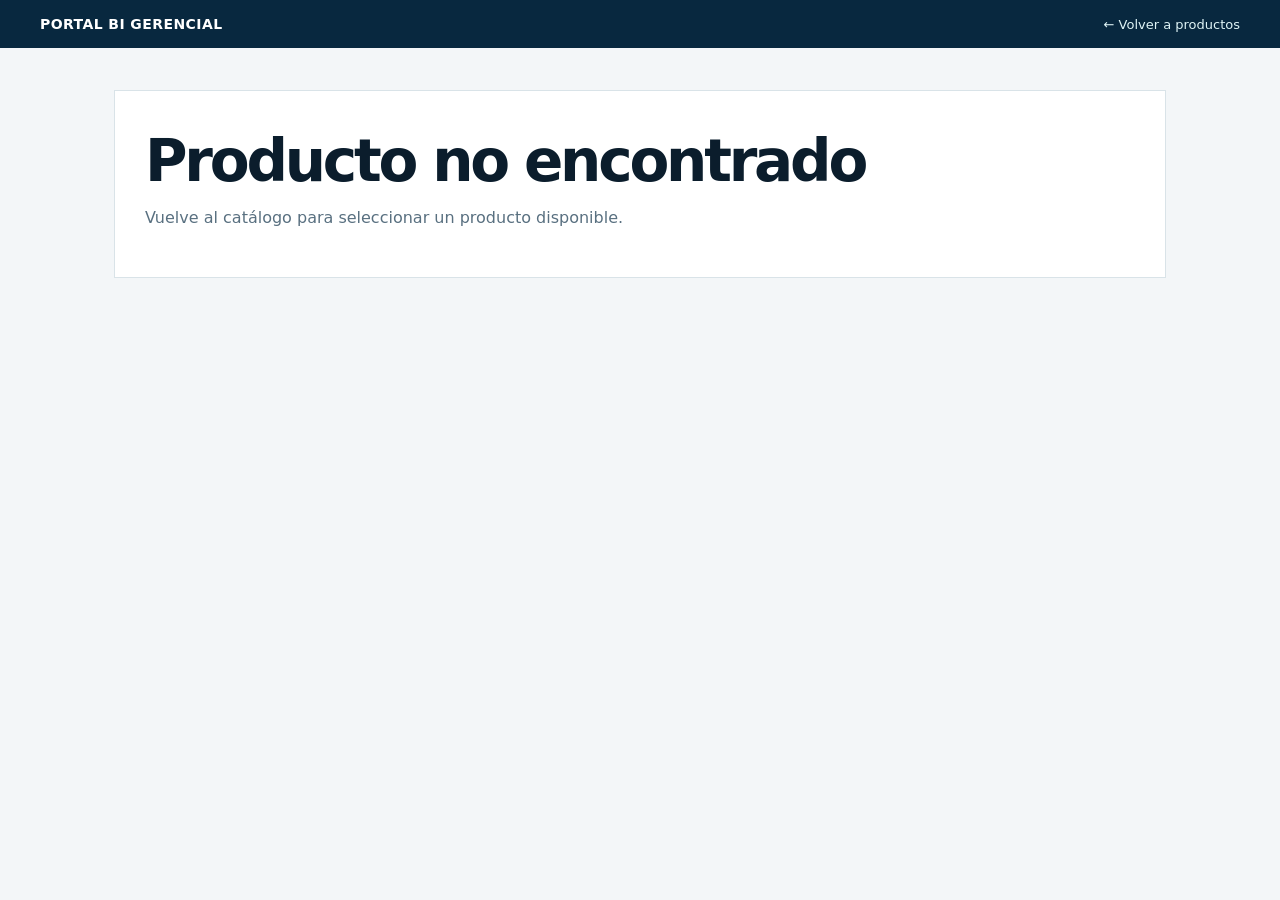
<file: docs/producto.html>
<!doctype html>
<html lang="es">
<head>
  <meta charset="utf-8"><meta name="viewport" content="width=device-width,initial-scale=1"><title>Ficha de producto · Portal BI Gerencial</title>
  <style>:root{--navy:#08283f;--cyan:#00a7b5;--ink:#0b1d2c;--slate:#597080;--canvas:#f3f6f8;--line:#d9e3e8;--amber:#a46b10;--amber-bg:#fff1d5}*{box-sizing:border-box}body{margin:0;background:var(--canvas);color:var(--ink);font-family:Inter,ui-sans-serif,system-ui,-apple-system,"Segoe UI",sans-serif}.bar{background:var(--navy);color:#fff;padding:16px max(20px,calc((100% - 1200px)/2));display:flex;justify-content:space-between;gap:18px;align-items:center}.bar strong{font-size:14px;letter-spacing:.03em}.back{color:#dff4f6;text-decoration:none;font-size:13px}.wrap{max-width:1100px;margin:auto;padding:42px 24px}.eyebrow{font-size:11px;text-transform:uppercase;letter-spacing:.13em;font-weight:750;color:#527082}.hero{background:#fff;border:1px solid var(--line);padding:30px;margin-bottom:14px}.hero h1{font-size:clamp(34px,5vw,58px);letter-spacing:-.055em;line-height:1;margin:11px 0}.hero p{color:var(--slate);line-height:1.55;max-width:720px}.badge{display:inline-block;font-size:12px;padding:5px 8px;background:var(--amber-bg);color:var(--amber)}.facts{display:grid;grid-template-columns:repeat(3,1fr);gap:14px}.fact,.panel{background:#fff;border:1px solid var(--line);padding:20px}.fact span{font-size:12px;color:var(--slate)}.fact b{display:block;margin-top:7px;font-size:15px;line-height:1.4}.panel{margin-top:14px}.panel h2{font-size:18px;margin:0 0 9px}.panel p{color:var(--slate);line-height:1.55;margin:0}.notice{margin-top:14px;background:#e7f5f6;border-left:4px solid var(--cyan);padding:18px;color:#254c5e;line-height:1.55}.actions{display:flex;gap:10px;flex-wrap:wrap;margin-top:18px}.button{display:inline-block;background:var(--navy);color:#fff;padding:10px 13px;text-decoration:none;font-size:13px;font-weight:700}.button.alt{background:#fff;border:1px solid var(--navy);color:var(--navy)}@media(max-width:700px){.facts{grid-template-columns:1fr}.wrap{padding:28px 18px}.hero{padding:23px}}</style>
</head>
<body>
  <header class="bar"><strong>PORTAL BI GERENCIAL</strong><a class="back" href="index.html">← Volver a productos</a></header>
  <main class="wrap" id="app"><div class="hero"><div class="eyebrow">Cargando ficha de producto…</div></div></main>
  <script>
    const id=new URLSearchParams(location.search).get('id'),app=document.getElementById('app');fetch('catalogo.json').then(r=>r.json()).then(data=>{const p=data.productos.find(x=>x.id===id);if(!p)throw new Error('Producto no encontrado');document.title=`${p.nombre} · Portal BI Gerencial`;const actions=p.dashboard?`<div class="actions"><a class="button" href="${p.dashboard.gerencia_general}">Abrir Gerencia General</a><a class="button alt" href="${p.dashboard.divisiones}">Seguimiento de divisiones</a></div>`:'';app.innerHTML=`<section class="hero"><div class="eyebrow">Producto ${String(p.orden).padStart(2,'0')} · ${p.categoria}</div><h1>${p.nombre}</h1><span class="badge">${p.estado}</span><p>${p.descripcion}</p>${actions}</section><section class="facts"><article class="fact"><span>Valor BI</span><b>${p.valor_bi}</b></article><article class="fact"><span>Responsable</span><b>${p.responsable}</b></article><article class="fact"><span>Frecuencia prevista</span><b>${p.frecuencia}</b></article></section><section class="panel"><h2>Alcance gerencial</h2><p>${p.alcance}</p></section><section class="panel"><h2>Vigencia y versión</h2><p>Corte: <strong>${p.corte}</strong><br>Versión: <strong>${p.version}</strong></p></section><section class="notice"><strong>Siguiente hito:</strong> ${p.siguiente_hito}<br><br>${p.dashboard?'Esta versión HTML estática es la vigente para la consulta gerencial.':'Cuando exista una versión publicada, esta ficha mostrará el acceso al dashboard HTML vigente, sin reemplazar la identidad ni el contexto del producto.'}</section>`;}).catch(()=>app.innerHTML='<section class="hero"><h1>Producto no encontrado</h1><p>Vuelve al catálogo para seleccionar un producto disponible.</p></section>');
  </script>
</body>
</html>
</file>
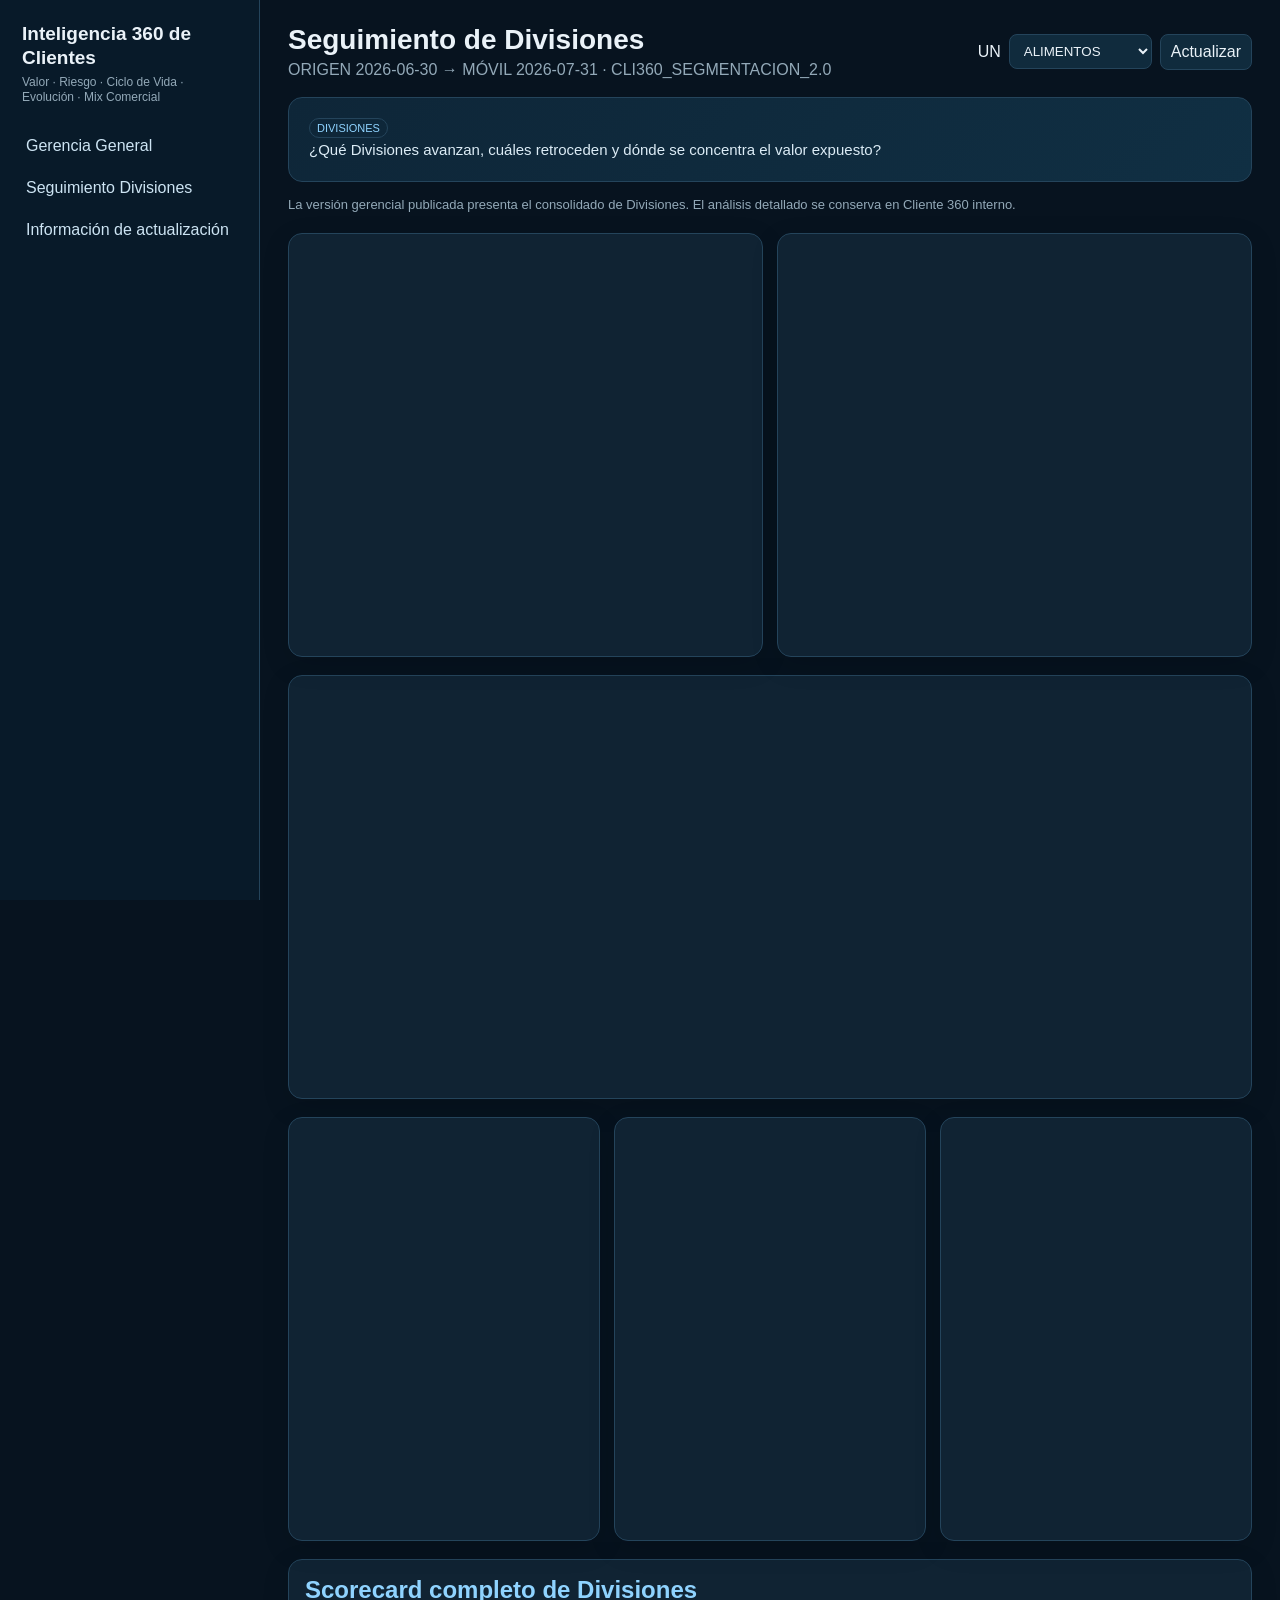
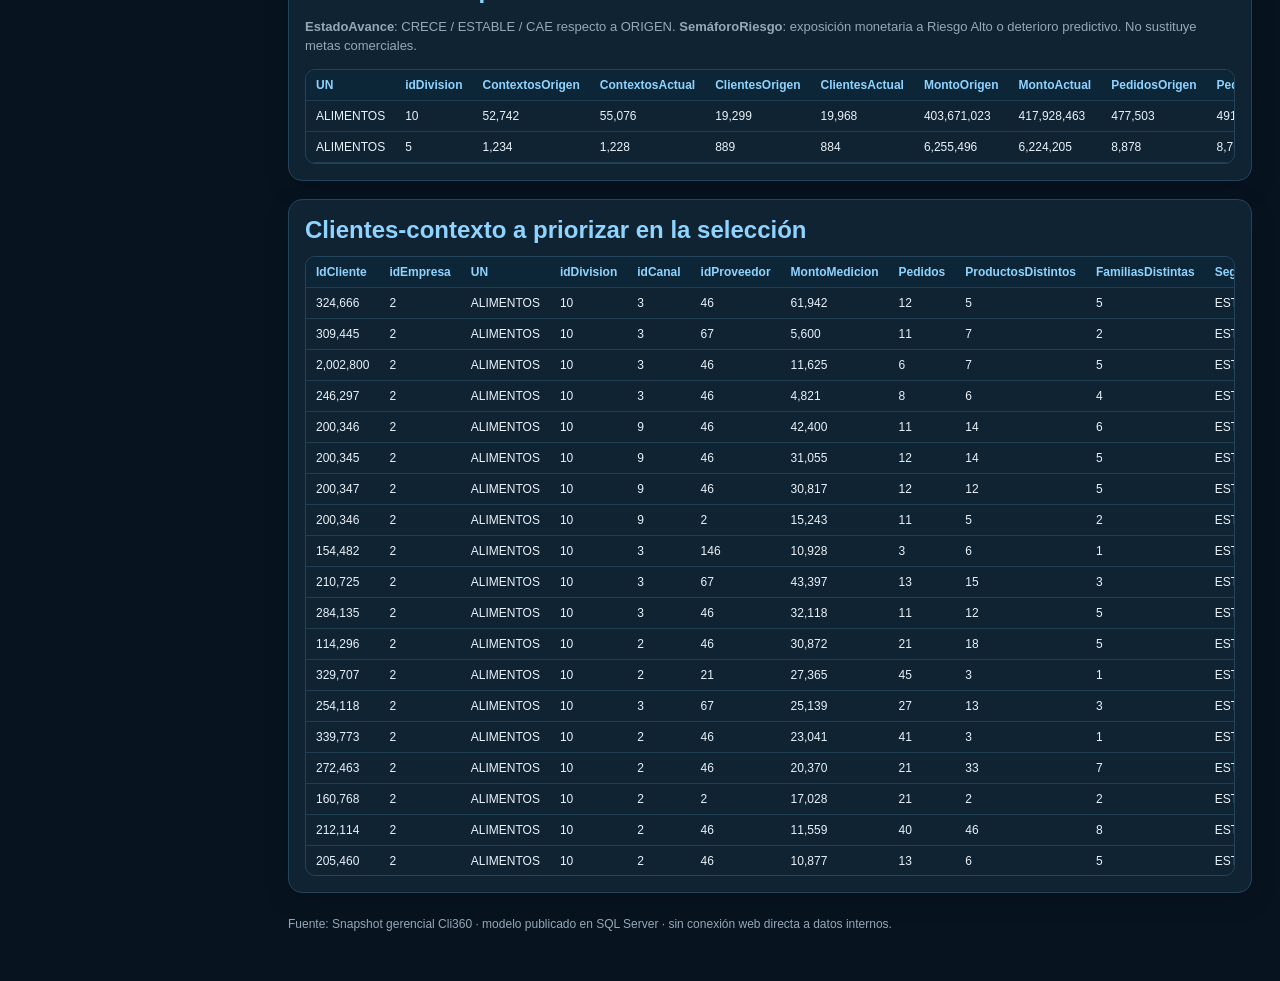
<file: docs/dashboards/segmentacion-clientes-360/releases/20260731-cli360-2-0-5/divisiones--alimentos.html>
<!doctype html><html><head><meta charset="utf-8"><meta name="viewport" content="width=device-width,initial-scale=1"><title>Cli360 v2.0.5</title><link rel="stylesheet" href="assets/styles.css"><script src="assets/plotly.min.js"></script></head><body><div class="shell"><aside class="sidebar"><div class="brand">Inteligencia 360 de Clientes<small>Valor · Riesgo · Ciclo de Vida · Evolución · Mix Comercial</small></div><nav class="nav"><a href="gerencia-general--alimentos.html">Gerencia General</a><a href="divisiones--alimentos.html">Seguimiento Divisiones</a><a href="index.html#actualizacion">Información de actualización</a></nav></aside><main class="content"><div class="topbar"><div class="title"><h1>Seguimiento de Divisiones</h1><p>ORIGEN 2026-06-30 → MÓVIL 2026-07-31 · CLI360_SEGMENTACION_2.0</p></div><div class="filters"><label>UN</label><select onchange="location.href=this.value"><option value="divisiones--todas.html" >TODAS</option><option value="divisiones--alimentos.html" selected>ALIMENTOS</option><option value="divisiones--electro.html" >ELECTRO</option><option value="divisiones--no-alimentos.html" >NO ALIMENTOS</option><option value="divisiones--otros.html" >OTROS</option></select><a href="index.html#actualizacion">Actualizar</a></div></div>
<div class="hero"><span class="tag">DIVISIONES</span><p class="executive-question">¿Qué Divisiones avanzan, cuáles retroceden y dónde se concentra el valor expuesto?</p></div><p class="note">La versión gerencial publicada presenta el consolidado de Divisiones. El análisis detallado se conserva en Cliente 360 interno.</p>

<div class="grid two section"><div class="card chart"><div style="height:390px; width:100%;">                            <div id="3c008f63-7ee4-4437-916c-9b5d66ab277f" class="plotly-graph-div" style="height:100%; width:100%;"></div>            <script>                window.PLOTLYENV=window.PLOTLYENV || {};                                if (document.getElementById("3c008f63-7ee4-4437-916c-9b5d66ab277f")) {                    Plotly.newPlot(                        "3c008f63-7ee4-4437-916c-9b5d66ab277f",                        [{"alignmentgroup":"True","hovertemplate":"UN=ALIMENTOS\u003cbr\u003eDivision=%{x}\u003cbr\u003eDeltaMonto=%{y}\u003cextra\u003e\u003c\u002fextra\u003e","legendgroup":"ALIMENTOS","marker":{"color":"#636efa","pattern":{"shape":""}},"name":"ALIMENTOS","offsetgroup":"ALIMENTOS","orientation":"v","showlegend":true,"textposition":"auto","x":["DIV 10","DIV 5"],"xaxis":"x","y":{"dtype":"f8","bdata":"SOF67KMxa0F7FK5HkY7ewA=="},"yaxis":"y","type":"bar"}],                        {"template":{"data":{"barpolar":[{"marker":{"line":{"color":"rgb(17,17,17)","width":0.5},"pattern":{"fillmode":"overlay","size":10,"solidity":0.2}},"type":"barpolar"}],"bar":[{"error_x":{"color":"#f2f5fa"},"error_y":{"color":"#f2f5fa"},"marker":{"line":{"color":"rgb(17,17,17)","width":0.5},"pattern":{"fillmode":"overlay","size":10,"solidity":0.2}},"type":"bar"}],"carpet":[{"aaxis":{"endlinecolor":"#A2B1C6","gridcolor":"#506784","linecolor":"#506784","minorgridcolor":"#506784","startlinecolor":"#A2B1C6"},"baxis":{"endlinecolor":"#A2B1C6","gridcolor":"#506784","linecolor":"#506784","minorgridcolor":"#506784","startlinecolor":"#A2B1C6"},"type":"carpet"}],"choropleth":[{"colorbar":{"outlinewidth":0,"ticks":""},"type":"choropleth"}],"contourcarpet":[{"colorbar":{"outlinewidth":0,"ticks":""},"type":"contourcarpet"}],"contour":[{"colorbar":{"outlinewidth":0,"ticks":""},"colorscale":[[0.0,"#0d0887"],[0.1111111111111111,"#46039f"],[0.2222222222222222,"#7201a8"],[0.3333333333333333,"#9c179e"],[0.4444444444444444,"#bd3786"],[0.5555555555555556,"#d8576b"],[0.6666666666666666,"#ed7953"],[0.7777777777777778,"#fb9f3a"],[0.8888888888888888,"#fdca26"],[1.0,"#f0f921"]],"type":"contour"}],"heatmap":[{"colorbar":{"outlinewidth":0,"ticks":""},"colorscale":[[0.0,"#0d0887"],[0.1111111111111111,"#46039f"],[0.2222222222222222,"#7201a8"],[0.3333333333333333,"#9c179e"],[0.4444444444444444,"#bd3786"],[0.5555555555555556,"#d8576b"],[0.6666666666666666,"#ed7953"],[0.7777777777777778,"#fb9f3a"],[0.8888888888888888,"#fdca26"],[1.0,"#f0f921"]],"type":"heatmap"}],"histogram2dcontour":[{"colorbar":{"outlinewidth":0,"ticks":""},"colorscale":[[0.0,"#0d0887"],[0.1111111111111111,"#46039f"],[0.2222222222222222,"#7201a8"],[0.3333333333333333,"#9c179e"],[0.4444444444444444,"#bd3786"],[0.5555555555555556,"#d8576b"],[0.6666666666666666,"#ed7953"],[0.7777777777777778,"#fb9f3a"],[0.8888888888888888,"#fdca26"],[1.0,"#f0f921"]],"type":"histogram2dcontour"}],"histogram2d":[{"colorbar":{"outlinewidth":0,"ticks":""},"colorscale":[[0.0,"#0d0887"],[0.1111111111111111,"#46039f"],[0.2222222222222222,"#7201a8"],[0.3333333333333333,"#9c179e"],[0.4444444444444444,"#bd3786"],[0.5555555555555556,"#d8576b"],[0.6666666666666666,"#ed7953"],[0.7777777777777778,"#fb9f3a"],[0.8888888888888888,"#fdca26"],[1.0,"#f0f921"]],"type":"histogram2d"}],"histogram":[{"marker":{"pattern":{"fillmode":"overlay","size":10,"solidity":0.2}},"type":"histogram"}],"mesh3d":[{"colorbar":{"outlinewidth":0,"ticks":""},"type":"mesh3d"}],"parcoords":[{"line":{"colorbar":{"outlinewidth":0,"ticks":""}},"type":"parcoords"}],"pie":[{"automargin":true,"type":"pie"}],"scatter3d":[{"line":{"colorbar":{"outlinewidth":0,"ticks":""}},"marker":{"colorbar":{"outlinewidth":0,"ticks":""}},"type":"scatter3d"}],"scattercarpet":[{"marker":{"colorbar":{"outlinewidth":0,"ticks":""}},"type":"scattercarpet"}],"scattergeo":[{"marker":{"colorbar":{"outlinewidth":0,"ticks":""}},"type":"scattergeo"}],"scattergl":[{"marker":{"line":{"color":"#283442"}},"type":"scattergl"}],"scattermap":[{"marker":{"colorbar":{"outlinewidth":0,"ticks":""}},"type":"scattermap"}],"scatterpolargl":[{"marker":{"colorbar":{"outlinewidth":0,"ticks":""}},"type":"scatterpolargl"}],"scatterpolar":[{"marker":{"colorbar":{"outlinewidth":0,"ticks":""}},"type":"scatterpolar"}],"scatter":[{"marker":{"line":{"color":"#283442"}},"type":"scatter"}],"scatterternary":[{"marker":{"colorbar":{"outlinewidth":0,"ticks":""}},"type":"scatterternary"}],"surface":[{"colorbar":{"outlinewidth":0,"ticks":""},"colorscale":[[0.0,"#0d0887"],[0.1111111111111111,"#46039f"],[0.2222222222222222,"#7201a8"],[0.3333333333333333,"#9c179e"],[0.4444444444444444,"#bd3786"],[0.5555555555555556,"#d8576b"],[0.6666666666666666,"#ed7953"],[0.7777777777777778,"#fb9f3a"],[0.8888888888888888,"#fdca26"],[1.0,"#f0f921"]],"type":"surface"}],"table":[{"cells":{"fill":{"color":"#506784"},"line":{"color":"rgb(17,17,17)"}},"header":{"fill":{"color":"#2a3f5f"},"line":{"color":"rgb(17,17,17)"}},"type":"table"}]},"layout":{"annotationdefaults":{"arrowcolor":"#f2f5fa","arrowhead":0,"arrowwidth":1},"autotypenumbers":"strict","coloraxis":{"colorbar":{"outlinewidth":0,"ticks":""}},"colorscale":{"diverging":[[0,"#8e0152"],[0.1,"#c51b7d"],[0.2,"#de77ae"],[0.3,"#f1b6da"],[0.4,"#fde0ef"],[0.5,"#f7f7f7"],[0.6,"#e6f5d0"],[0.7,"#b8e186"],[0.8,"#7fbc41"],[0.9,"#4d9221"],[1,"#276419"]],"sequential":[[0.0,"#0d0887"],[0.1111111111111111,"#46039f"],[0.2222222222222222,"#7201a8"],[0.3333333333333333,"#9c179e"],[0.4444444444444444,"#bd3786"],[0.5555555555555556,"#d8576b"],[0.6666666666666666,"#ed7953"],[0.7777777777777778,"#fb9f3a"],[0.8888888888888888,"#fdca26"],[1.0,"#f0f921"]],"sequentialminus":[[0.0,"#0d0887"],[0.1111111111111111,"#46039f"],[0.2222222222222222,"#7201a8"],[0.3333333333333333,"#9c179e"],[0.4444444444444444,"#bd3786"],[0.5555555555555556,"#d8576b"],[0.6666666666666666,"#ed7953"],[0.7777777777777778,"#fb9f3a"],[0.8888888888888888,"#fdca26"],[1.0,"#f0f921"]]},"colorway":["#636efa","#EF553B","#00cc96","#ab63fa","#FFA15A","#19d3f3","#FF6692","#B6E880","#FF97FF","#FECB52"],"font":{"color":"#f2f5fa"},"geo":{"bgcolor":"rgb(17,17,17)","lakecolor":"rgb(17,17,17)","landcolor":"rgb(17,17,17)","showlakes":true,"showland":true,"subunitcolor":"#506784"},"hoverlabel":{"align":"left"},"hovermode":"closest","paper_bgcolor":"rgb(17,17,17)","plot_bgcolor":"rgb(17,17,17)","polar":{"angularaxis":{"gridcolor":"#506784","linecolor":"#506784","ticks":""},"bgcolor":"rgb(17,17,17)","radialaxis":{"gridcolor":"#506784","linecolor":"#506784","ticks":""}},"scene":{"xaxis":{"backgroundcolor":"rgb(17,17,17)","gridcolor":"#506784","gridwidth":2,"linecolor":"#506784","showbackground":true,"ticks":"","zerolinecolor":"#C8D4E3"},"yaxis":{"backgroundcolor":"rgb(17,17,17)","gridcolor":"#506784","gridwidth":2,"linecolor":"#506784","showbackground":true,"ticks":"","zerolinecolor":"#C8D4E3"},"zaxis":{"backgroundcolor":"rgb(17,17,17)","gridcolor":"#506784","gridwidth":2,"linecolor":"#506784","showbackground":true,"ticks":"","zerolinecolor":"#C8D4E3"}},"shapedefaults":{"line":{"color":"#f2f5fa"}},"sliderdefaults":{"bgcolor":"#C8D4E3","bordercolor":"rgb(17,17,17)","borderwidth":1,"tickwidth":0},"ternary":{"aaxis":{"gridcolor":"#506784","linecolor":"#506784","ticks":""},"baxis":{"gridcolor":"#506784","linecolor":"#506784","ticks":""},"bgcolor":"rgb(17,17,17)","caxis":{"gridcolor":"#506784","linecolor":"#506784","ticks":""}},"title":{"x":0.05},"updatemenudefaults":{"bgcolor":"#506784","borderwidth":0},"xaxis":{"automargin":true,"gridcolor":"#283442","linecolor":"#506784","ticks":"","title":{"standoff":15},"zerolinecolor":"#283442","zerolinewidth":2},"yaxis":{"automargin":true,"gridcolor":"#283442","linecolor":"#506784","ticks":"","title":{"standoff":15},"zerolinecolor":"#283442","zerolinewidth":2}}},"xaxis":{"anchor":"y","domain":[0.0,1.0],"title":{"text":"Division"}},"yaxis":{"anchor":"x","domain":[0.0,1.0],"title":{"text":"DeltaMonto"}},"legend":{"title":{"text":"UN"},"tracegroupgap":0,"orientation":"h","yanchor":"bottom","y":1.02,"xanchor":"left","x":0},"margin":{"t":55,"l":45,"r":25,"b":45},"barmode":"group","title":{"text":"\u0394 Monto por Divisi\u00f3n"},"paper_bgcolor":"rgba(0,0,0,0)","plot_bgcolor":"rgba(0,0,0,0)","height":390},                        {"displaylogo": false, "responsive": true, "modeBarButtonsToRemove": ["lasso2d", "select2d"]}                    )                };            </script>        </div></div><div class="card chart"><div style="height:390px; width:100%;">                            <div id="22c8f856-7c25-440e-949a-ef427e4b9072" class="plotly-graph-div" style="height:100%; width:100%;"></div>            <script>                window.PLOTLYENV=window.PLOTLYENV || {};                                if (document.getElementById("22c8f856-7c25-440e-949a-ef427e4b9072")) {                    Plotly.newPlot(                        "22c8f856-7c25-440e-949a-ef427e4b9072",                        [{"customdata":[["DIV 10",3.237391,57.38299,"VERDE"],["DIV 5",1.928986,40.745765,"VERDE"]],"hovertemplate":"UN=ALIMENTOS\u003cbr\u003eVarMontoPct=%{x}\u003cbr\u003ePctMontoRiesgo=%{y}\u003cbr\u003eMontoActual=%{marker.size}\u003cbr\u003eDivision=%{customdata[0]}\u003cbr\u003ePctMontoPredAlta=%{customdata[1]}\u003cbr\u003eScoreOportunidadActual=%{customdata[2]}\u003cbr\u003eSemaforoRiesgo=%{customdata[3]}\u003cextra\u003e\u003c\u002fextra\u003e","legendgroup":"ALIMENTOS","marker":{"color":"#636efa","size":{"dtype":"f8","bdata":"9iicDhXpuEF7FK5XU75XQQ=="},"sizemode":"area","sizeref":1044821.156525,"symbol":"circle"},"mode":"markers","name":"ALIMENTOS","orientation":"v","showlegend":true,"x":{"dtype":"f8","bdata":"bypSYWxBDEAfgqrRqwHgvw=="},"xaxis":"x","y":{"dtype":"f8","bdata":"cv4mFCLgA0Bqv7UTJQEHQA=="},"yaxis":"y","type":"scatter"}],                        {"template":{"data":{"barpolar":[{"marker":{"line":{"color":"rgb(17,17,17)","width":0.5},"pattern":{"fillmode":"overlay","size":10,"solidity":0.2}},"type":"barpolar"}],"bar":[{"error_x":{"color":"#f2f5fa"},"error_y":{"color":"#f2f5fa"},"marker":{"line":{"color":"rgb(17,17,17)","width":0.5},"pattern":{"fillmode":"overlay","size":10,"solidity":0.2}},"type":"bar"}],"carpet":[{"aaxis":{"endlinecolor":"#A2B1C6","gridcolor":"#506784","linecolor":"#506784","minorgridcolor":"#506784","startlinecolor":"#A2B1C6"},"baxis":{"endlinecolor":"#A2B1C6","gridcolor":"#506784","linecolor":"#506784","minorgridcolor":"#506784","startlinecolor":"#A2B1C6"},"type":"carpet"}],"choropleth":[{"colorbar":{"outlinewidth":0,"ticks":""},"type":"choropleth"}],"contourcarpet":[{"colorbar":{"outlinewidth":0,"ticks":""},"type":"contourcarpet"}],"contour":[{"colorbar":{"outlinewidth":0,"ticks":""},"colorscale":[[0.0,"#0d0887"],[0.1111111111111111,"#46039f"],[0.2222222222222222,"#7201a8"],[0.3333333333333333,"#9c179e"],[0.4444444444444444,"#bd3786"],[0.5555555555555556,"#d8576b"],[0.6666666666666666,"#ed7953"],[0.7777777777777778,"#fb9f3a"],[0.8888888888888888,"#fdca26"],[1.0,"#f0f921"]],"type":"contour"}],"heatmap":[{"colorbar":{"outlinewidth":0,"ticks":""},"colorscale":[[0.0,"#0d0887"],[0.1111111111111111,"#46039f"],[0.2222222222222222,"#7201a8"],[0.3333333333333333,"#9c179e"],[0.4444444444444444,"#bd3786"],[0.5555555555555556,"#d8576b"],[0.6666666666666666,"#ed7953"],[0.7777777777777778,"#fb9f3a"],[0.8888888888888888,"#fdca26"],[1.0,"#f0f921"]],"type":"heatmap"}],"histogram2dcontour":[{"colorbar":{"outlinewidth":0,"ticks":""},"colorscale":[[0.0,"#0d0887"],[0.1111111111111111,"#46039f"],[0.2222222222222222,"#7201a8"],[0.3333333333333333,"#9c179e"],[0.4444444444444444,"#bd3786"],[0.5555555555555556,"#d8576b"],[0.6666666666666666,"#ed7953"],[0.7777777777777778,"#fb9f3a"],[0.8888888888888888,"#fdca26"],[1.0,"#f0f921"]],"type":"histogram2dcontour"}],"histogram2d":[{"colorbar":{"outlinewidth":0,"ticks":""},"colorscale":[[0.0,"#0d0887"],[0.1111111111111111,"#46039f"],[0.2222222222222222,"#7201a8"],[0.3333333333333333,"#9c179e"],[0.4444444444444444,"#bd3786"],[0.5555555555555556,"#d8576b"],[0.6666666666666666,"#ed7953"],[0.7777777777777778,"#fb9f3a"],[0.8888888888888888,"#fdca26"],[1.0,"#f0f921"]],"type":"histogram2d"}],"histogram":[{"marker":{"pattern":{"fillmode":"overlay","size":10,"solidity":0.2}},"type":"histogram"}],"mesh3d":[{"colorbar":{"outlinewidth":0,"ticks":""},"type":"mesh3d"}],"parcoords":[{"line":{"colorbar":{"outlinewidth":0,"ticks":""}},"type":"parcoords"}],"pie":[{"automargin":true,"type":"pie"}],"scatter3d":[{"line":{"colorbar":{"outlinewidth":0,"ticks":""}},"marker":{"colorbar":{"outlinewidth":0,"ticks":""}},"type":"scatter3d"}],"scattercarpet":[{"marker":{"colorbar":{"outlinewidth":0,"ticks":""}},"type":"scattercarpet"}],"scattergeo":[{"marker":{"colorbar":{"outlinewidth":0,"ticks":""}},"type":"scattergeo"}],"scattergl":[{"marker":{"line":{"color":"#283442"}},"type":"scattergl"}],"scattermap":[{"marker":{"colorbar":{"outlinewidth":0,"ticks":""}},"type":"scattermap"}],"scatterpolargl":[{"marker":{"colorbar":{"outlinewidth":0,"ticks":""}},"type":"scatterpolargl"}],"scatterpolar":[{"marker":{"colorbar":{"outlinewidth":0,"ticks":""}},"type":"scatterpolar"}],"scatter":[{"marker":{"line":{"color":"#283442"}},"type":"scatter"}],"scatterternary":[{"marker":{"colorbar":{"outlinewidth":0,"ticks":""}},"type":"scatterternary"}],"surface":[{"colorbar":{"outlinewidth":0,"ticks":""},"colorscale":[[0.0,"#0d0887"],[0.1111111111111111,"#46039f"],[0.2222222222222222,"#7201a8"],[0.3333333333333333,"#9c179e"],[0.4444444444444444,"#bd3786"],[0.5555555555555556,"#d8576b"],[0.6666666666666666,"#ed7953"],[0.7777777777777778,"#fb9f3a"],[0.8888888888888888,"#fdca26"],[1.0,"#f0f921"]],"type":"surface"}],"table":[{"cells":{"fill":{"color":"#506784"},"line":{"color":"rgb(17,17,17)"}},"header":{"fill":{"color":"#2a3f5f"},"line":{"color":"rgb(17,17,17)"}},"type":"table"}]},"layout":{"annotationdefaults":{"arrowcolor":"#f2f5fa","arrowhead":0,"arrowwidth":1},"autotypenumbers":"strict","coloraxis":{"colorbar":{"outlinewidth":0,"ticks":""}},"colorscale":{"diverging":[[0,"#8e0152"],[0.1,"#c51b7d"],[0.2,"#de77ae"],[0.3,"#f1b6da"],[0.4,"#fde0ef"],[0.5,"#f7f7f7"],[0.6,"#e6f5d0"],[0.7,"#b8e186"],[0.8,"#7fbc41"],[0.9,"#4d9221"],[1,"#276419"]],"sequential":[[0.0,"#0d0887"],[0.1111111111111111,"#46039f"],[0.2222222222222222,"#7201a8"],[0.3333333333333333,"#9c179e"],[0.4444444444444444,"#bd3786"],[0.5555555555555556,"#d8576b"],[0.6666666666666666,"#ed7953"],[0.7777777777777778,"#fb9f3a"],[0.8888888888888888,"#fdca26"],[1.0,"#f0f921"]],"sequentialminus":[[0.0,"#0d0887"],[0.1111111111111111,"#46039f"],[0.2222222222222222,"#7201a8"],[0.3333333333333333,"#9c179e"],[0.4444444444444444,"#bd3786"],[0.5555555555555556,"#d8576b"],[0.6666666666666666,"#ed7953"],[0.7777777777777778,"#fb9f3a"],[0.8888888888888888,"#fdca26"],[1.0,"#f0f921"]]},"colorway":["#636efa","#EF553B","#00cc96","#ab63fa","#FFA15A","#19d3f3","#FF6692","#B6E880","#FF97FF","#FECB52"],"font":{"color":"#f2f5fa"},"geo":{"bgcolor":"rgb(17,17,17)","lakecolor":"rgb(17,17,17)","landcolor":"rgb(17,17,17)","showlakes":true,"showland":true,"subunitcolor":"#506784"},"hoverlabel":{"align":"left"},"hovermode":"closest","paper_bgcolor":"rgb(17,17,17)","plot_bgcolor":"rgb(17,17,17)","polar":{"angularaxis":{"gridcolor":"#506784","linecolor":"#506784","ticks":""},"bgcolor":"rgb(17,17,17)","radialaxis":{"gridcolor":"#506784","linecolor":"#506784","ticks":""}},"scene":{"xaxis":{"backgroundcolor":"rgb(17,17,17)","gridcolor":"#506784","gridwidth":2,"linecolor":"#506784","showbackground":true,"ticks":"","zerolinecolor":"#C8D4E3"},"yaxis":{"backgroundcolor":"rgb(17,17,17)","gridcolor":"#506784","gridwidth":2,"linecolor":"#506784","showbackground":true,"ticks":"","zerolinecolor":"#C8D4E3"},"zaxis":{"backgroundcolor":"rgb(17,17,17)","gridcolor":"#506784","gridwidth":2,"linecolor":"#506784","showbackground":true,"ticks":"","zerolinecolor":"#C8D4E3"}},"shapedefaults":{"line":{"color":"#f2f5fa"}},"sliderdefaults":{"bgcolor":"#C8D4E3","bordercolor":"rgb(17,17,17)","borderwidth":1,"tickwidth":0},"ternary":{"aaxis":{"gridcolor":"#506784","linecolor":"#506784","ticks":""},"baxis":{"gridcolor":"#506784","linecolor":"#506784","ticks":""},"bgcolor":"rgb(17,17,17)","caxis":{"gridcolor":"#506784","linecolor":"#506784","ticks":""}},"title":{"x":0.05},"updatemenudefaults":{"bgcolor":"#506784","borderwidth":0},"xaxis":{"automargin":true,"gridcolor":"#283442","linecolor":"#506784","ticks":"","title":{"standoff":15},"zerolinecolor":"#283442","zerolinewidth":2},"yaxis":{"automargin":true,"gridcolor":"#283442","linecolor":"#506784","ticks":"","title":{"standoff":15},"zerolinecolor":"#283442","zerolinewidth":2}}},"xaxis":{"anchor":"y","domain":[0.0,1.0],"title":{"text":"\u0394 Monto (%)"}},"yaxis":{"anchor":"x","domain":[0.0,1.0],"title":{"text":"Monto en RIESGO ALTO (%)"}},"legend":{"title":{"text":"UN"},"tracegroupgap":0,"itemsizing":"constant","orientation":"h","yanchor":"bottom","y":1.02,"xanchor":"left","x":0},"margin":{"t":55,"l":45,"r":25,"b":45},"shapes":[{"line":{"color":"#93a9b8","dash":"dash"},"type":"line","x0":0,"x1":0,"xref":"x","y0":0,"y1":1,"yref":"y domain"},{"line":{"color":"#fbbf24","dash":"dash"},"type":"line","x0":0,"x1":1,"xref":"x domain","y0":20.0,"y1":20.0,"yref":"y"}],"title":{"text":"Mapa de avance y riesgo"},"paper_bgcolor":"rgba(0,0,0,0)","plot_bgcolor":"rgba(0,0,0,0)","height":390},                        {"displaylogo": false, "responsive": true, "modeBarButtonsToRemove": ["lasso2d", "select2d"]}                    )                };            </script>        </div></div></div><div class="card section chart"><div style="height:390px; width:100%;">                            <div id="483a2536-7cda-4e39-860b-d0d95a54c610" class="plotly-graph-div" style="height:100%; width:100%;"></div>            <script>                window.PLOTLYENV=window.PLOTLYENV || {};                                if (document.getElementById("483a2536-7cda-4e39-860b-d0d95a54c610")) {                    Plotly.newPlot(                        "483a2536-7cda-4e39-860b-d0d95a54c610",                        [{"hovertemplate":"UN=ALIMENTOS\u003cbr\u003eFechaCorte=%{x}\u003cbr\u003eMontoMedicion=%{y}\u003cextra\u003e\u003c\u002fextra\u003e","legendgroup":"ALIMENTOS","line":{"color":"#636efa","dash":"solid"},"marker":{"symbol":"circle"},"mode":"lines+markers","name":"ALIMENTOS","orientation":"v","showlegend":true,"x":["2026-06-30","2026-06-30","2026-07-31","2026-07-31"],"xaxis":"x","y":{"dtype":"f8","bdata":"j8L16OHcV0HsUTjvhw+4QXsUrldTvldB9iicDhXpuEE="},"yaxis":"y","type":"scatter"}],                        {"template":{"data":{"barpolar":[{"marker":{"line":{"color":"rgb(17,17,17)","width":0.5},"pattern":{"fillmode":"overlay","size":10,"solidity":0.2}},"type":"barpolar"}],"bar":[{"error_x":{"color":"#f2f5fa"},"error_y":{"color":"#f2f5fa"},"marker":{"line":{"color":"rgb(17,17,17)","width":0.5},"pattern":{"fillmode":"overlay","size":10,"solidity":0.2}},"type":"bar"}],"carpet":[{"aaxis":{"endlinecolor":"#A2B1C6","gridcolor":"#506784","linecolor":"#506784","minorgridcolor":"#506784","startlinecolor":"#A2B1C6"},"baxis":{"endlinecolor":"#A2B1C6","gridcolor":"#506784","linecolor":"#506784","minorgridcolor":"#506784","startlinecolor":"#A2B1C6"},"type":"carpet"}],"choropleth":[{"colorbar":{"outlinewidth":0,"ticks":""},"type":"choropleth"}],"contourcarpet":[{"colorbar":{"outlinewidth":0,"ticks":""},"type":"contourcarpet"}],"contour":[{"colorbar":{"outlinewidth":0,"ticks":""},"colorscale":[[0.0,"#0d0887"],[0.1111111111111111,"#46039f"],[0.2222222222222222,"#7201a8"],[0.3333333333333333,"#9c179e"],[0.4444444444444444,"#bd3786"],[0.5555555555555556,"#d8576b"],[0.6666666666666666,"#ed7953"],[0.7777777777777778,"#fb9f3a"],[0.8888888888888888,"#fdca26"],[1.0,"#f0f921"]],"type":"contour"}],"heatmap":[{"colorbar":{"outlinewidth":0,"ticks":""},"colorscale":[[0.0,"#0d0887"],[0.1111111111111111,"#46039f"],[0.2222222222222222,"#7201a8"],[0.3333333333333333,"#9c179e"],[0.4444444444444444,"#bd3786"],[0.5555555555555556,"#d8576b"],[0.6666666666666666,"#ed7953"],[0.7777777777777778,"#fb9f3a"],[0.8888888888888888,"#fdca26"],[1.0,"#f0f921"]],"type":"heatmap"}],"histogram2dcontour":[{"colorbar":{"outlinewidth":0,"ticks":""},"colorscale":[[0.0,"#0d0887"],[0.1111111111111111,"#46039f"],[0.2222222222222222,"#7201a8"],[0.3333333333333333,"#9c179e"],[0.4444444444444444,"#bd3786"],[0.5555555555555556,"#d8576b"],[0.6666666666666666,"#ed7953"],[0.7777777777777778,"#fb9f3a"],[0.8888888888888888,"#fdca26"],[1.0,"#f0f921"]],"type":"histogram2dcontour"}],"histogram2d":[{"colorbar":{"outlinewidth":0,"ticks":""},"colorscale":[[0.0,"#0d0887"],[0.1111111111111111,"#46039f"],[0.2222222222222222,"#7201a8"],[0.3333333333333333,"#9c179e"],[0.4444444444444444,"#bd3786"],[0.5555555555555556,"#d8576b"],[0.6666666666666666,"#ed7953"],[0.7777777777777778,"#fb9f3a"],[0.8888888888888888,"#fdca26"],[1.0,"#f0f921"]],"type":"histogram2d"}],"histogram":[{"marker":{"pattern":{"fillmode":"overlay","size":10,"solidity":0.2}},"type":"histogram"}],"mesh3d":[{"colorbar":{"outlinewidth":0,"ticks":""},"type":"mesh3d"}],"parcoords":[{"line":{"colorbar":{"outlinewidth":0,"ticks":""}},"type":"parcoords"}],"pie":[{"automargin":true,"type":"pie"}],"scatter3d":[{"line":{"colorbar":{"outlinewidth":0,"ticks":""}},"marker":{"colorbar":{"outlinewidth":0,"ticks":""}},"type":"scatter3d"}],"scattercarpet":[{"marker":{"colorbar":{"outlinewidth":0,"ticks":""}},"type":"scattercarpet"}],"scattergeo":[{"marker":{"colorbar":{"outlinewidth":0,"ticks":""}},"type":"scattergeo"}],"scattergl":[{"marker":{"line":{"color":"#283442"}},"type":"scattergl"}],"scattermap":[{"marker":{"colorbar":{"outlinewidth":0,"ticks":""}},"type":"scattermap"}],"scatterpolargl":[{"marker":{"colorbar":{"outlinewidth":0,"ticks":""}},"type":"scatterpolargl"}],"scatterpolar":[{"marker":{"colorbar":{"outlinewidth":0,"ticks":""}},"type":"scatterpolar"}],"scatter":[{"marker":{"line":{"color":"#283442"}},"type":"scatter"}],"scatterternary":[{"marker":{"colorbar":{"outlinewidth":0,"ticks":""}},"type":"scatterternary"}],"surface":[{"colorbar":{"outlinewidth":0,"ticks":""},"colorscale":[[0.0,"#0d0887"],[0.1111111111111111,"#46039f"],[0.2222222222222222,"#7201a8"],[0.3333333333333333,"#9c179e"],[0.4444444444444444,"#bd3786"],[0.5555555555555556,"#d8576b"],[0.6666666666666666,"#ed7953"],[0.7777777777777778,"#fb9f3a"],[0.8888888888888888,"#fdca26"],[1.0,"#f0f921"]],"type":"surface"}],"table":[{"cells":{"fill":{"color":"#506784"},"line":{"color":"rgb(17,17,17)"}},"header":{"fill":{"color":"#2a3f5f"},"line":{"color":"rgb(17,17,17)"}},"type":"table"}]},"layout":{"annotationdefaults":{"arrowcolor":"#f2f5fa","arrowhead":0,"arrowwidth":1},"autotypenumbers":"strict","coloraxis":{"colorbar":{"outlinewidth":0,"ticks":""}},"colorscale":{"diverging":[[0,"#8e0152"],[0.1,"#c51b7d"],[0.2,"#de77ae"],[0.3,"#f1b6da"],[0.4,"#fde0ef"],[0.5,"#f7f7f7"],[0.6,"#e6f5d0"],[0.7,"#b8e186"],[0.8,"#7fbc41"],[0.9,"#4d9221"],[1,"#276419"]],"sequential":[[0.0,"#0d0887"],[0.1111111111111111,"#46039f"],[0.2222222222222222,"#7201a8"],[0.3333333333333333,"#9c179e"],[0.4444444444444444,"#bd3786"],[0.5555555555555556,"#d8576b"],[0.6666666666666666,"#ed7953"],[0.7777777777777778,"#fb9f3a"],[0.8888888888888888,"#fdca26"],[1.0,"#f0f921"]],"sequentialminus":[[0.0,"#0d0887"],[0.1111111111111111,"#46039f"],[0.2222222222222222,"#7201a8"],[0.3333333333333333,"#9c179e"],[0.4444444444444444,"#bd3786"],[0.5555555555555556,"#d8576b"],[0.6666666666666666,"#ed7953"],[0.7777777777777778,"#fb9f3a"],[0.8888888888888888,"#fdca26"],[1.0,"#f0f921"]]},"colorway":["#636efa","#EF553B","#00cc96","#ab63fa","#FFA15A","#19d3f3","#FF6692","#B6E880","#FF97FF","#FECB52"],"font":{"color":"#f2f5fa"},"geo":{"bgcolor":"rgb(17,17,17)","lakecolor":"rgb(17,17,17)","landcolor":"rgb(17,17,17)","showlakes":true,"showland":true,"subunitcolor":"#506784"},"hoverlabel":{"align":"left"},"hovermode":"closest","paper_bgcolor":"rgb(17,17,17)","plot_bgcolor":"rgb(17,17,17)","polar":{"angularaxis":{"gridcolor":"#506784","linecolor":"#506784","ticks":""},"bgcolor":"rgb(17,17,17)","radialaxis":{"gridcolor":"#506784","linecolor":"#506784","ticks":""}},"scene":{"xaxis":{"backgroundcolor":"rgb(17,17,17)","gridcolor":"#506784","gridwidth":2,"linecolor":"#506784","showbackground":true,"ticks":"","zerolinecolor":"#C8D4E3"},"yaxis":{"backgroundcolor":"rgb(17,17,17)","gridcolor":"#506784","gridwidth":2,"linecolor":"#506784","showbackground":true,"ticks":"","zerolinecolor":"#C8D4E3"},"zaxis":{"backgroundcolor":"rgb(17,17,17)","gridcolor":"#506784","gridwidth":2,"linecolor":"#506784","showbackground":true,"ticks":"","zerolinecolor":"#C8D4E3"}},"shapedefaults":{"line":{"color":"#f2f5fa"}},"sliderdefaults":{"bgcolor":"#C8D4E3","bordercolor":"rgb(17,17,17)","borderwidth":1,"tickwidth":0},"ternary":{"aaxis":{"gridcolor":"#506784","linecolor":"#506784","ticks":""},"baxis":{"gridcolor":"#506784","linecolor":"#506784","ticks":""},"bgcolor":"rgb(17,17,17)","caxis":{"gridcolor":"#506784","linecolor":"#506784","ticks":""}},"title":{"x":0.05},"updatemenudefaults":{"bgcolor":"#506784","borderwidth":0},"xaxis":{"automargin":true,"gridcolor":"#283442","linecolor":"#506784","ticks":"","title":{"standoff":15},"zerolinecolor":"#283442","zerolinewidth":2},"yaxis":{"automargin":true,"gridcolor":"#283442","linecolor":"#506784","ticks":"","title":{"standoff":15},"zerolinecolor":"#283442","zerolinewidth":2}}},"xaxis":{"anchor":"y","domain":[0.0,1.0],"title":{"text":"FechaCorte"}},"yaxis":{"anchor":"x","domain":[0.0,1.0],"title":{"text":"MontoMedicion"}},"legend":{"title":{"text":"UN"},"tracegroupgap":0,"orientation":"h","yanchor":"bottom","y":1.02,"xanchor":"left","x":0},"margin":{"t":55,"l":45,"r":25,"b":45},"title":{"text":"Tendencia MontoMedicion de la selecci\u00f3n"},"paper_bgcolor":"rgba(0,0,0,0)","plot_bgcolor":"rgba(0,0,0,0)","height":390},                        {"displaylogo": false, "responsive": true, "modeBarButtonsToRemove": ["lasso2d", "select2d"]}                    )                };            </script>        </div></div><div class="grid three section"><div class="card chart"><div style="height:390px; width:100%;">                            <div id="fd245f2d-ffec-4133-9b7f-7e88d96b829b" class="plotly-graph-div" style="height:100%; width:100%;"></div>            <script>                window.PLOTLYENV=window.PLOTLYENV || {};                                if (document.getElementById("fd245f2d-ffec-4133-9b7f-7e88d96b829b")) {                    Plotly.newPlot(                        "fd245f2d-ffec-4133-9b7f-7e88d96b829b",                        [{"hovertemplate":"UN=ALIMENTOS\u003cbr\u003eSegmentoBase=%{x}\u003cbr\u003eMontoMedicion=%{y}\u003cextra\u003e\u003c\u002fextra\u003e","legendgroup":"ALIMENTOS","marker":{"color":"#636efa","pattern":{"shape":""}},"name":"ALIMENTOS","orientation":"v","showlegend":true,"textposition":"auto","x":["ESTRATEGICO","CONSOLIDADO","POTENCIAL DE DESARROLLO","ESTRATEGICO","CONSOLIDADO","BAJA ACTIVIDAD","BAJA ACTIVIDAD","POTENCIAL DE DESARROLLO"],"xaxis":"x","y":{"dtype":"f8","bdata":"pHD97nuttkHD9SgYc+FzQUjhelzZk25B4XoUfnpVU0HhehSu\u002flgwQQrXo3BGxiFBMzMzM8P25EBxPQrX01XkQA=="},"yaxis":"y","type":"bar"}],                        {"template":{"data":{"barpolar":[{"marker":{"line":{"color":"rgb(17,17,17)","width":0.5},"pattern":{"fillmode":"overlay","size":10,"solidity":0.2}},"type":"barpolar"}],"bar":[{"error_x":{"color":"#f2f5fa"},"error_y":{"color":"#f2f5fa"},"marker":{"line":{"color":"rgb(17,17,17)","width":0.5},"pattern":{"fillmode":"overlay","size":10,"solidity":0.2}},"type":"bar"}],"carpet":[{"aaxis":{"endlinecolor":"#A2B1C6","gridcolor":"#506784","linecolor":"#506784","minorgridcolor":"#506784","startlinecolor":"#A2B1C6"},"baxis":{"endlinecolor":"#A2B1C6","gridcolor":"#506784","linecolor":"#506784","minorgridcolor":"#506784","startlinecolor":"#A2B1C6"},"type":"carpet"}],"choropleth":[{"colorbar":{"outlinewidth":0,"ticks":""},"type":"choropleth"}],"contourcarpet":[{"colorbar":{"outlinewidth":0,"ticks":""},"type":"contourcarpet"}],"contour":[{"colorbar":{"outlinewidth":0,"ticks":""},"colorscale":[[0.0,"#0d0887"],[0.1111111111111111,"#46039f"],[0.2222222222222222,"#7201a8"],[0.3333333333333333,"#9c179e"],[0.4444444444444444,"#bd3786"],[0.5555555555555556,"#d8576b"],[0.6666666666666666,"#ed7953"],[0.7777777777777778,"#fb9f3a"],[0.8888888888888888,"#fdca26"],[1.0,"#f0f921"]],"type":"contour"}],"heatmap":[{"colorbar":{"outlinewidth":0,"ticks":""},"colorscale":[[0.0,"#0d0887"],[0.1111111111111111,"#46039f"],[0.2222222222222222,"#7201a8"],[0.3333333333333333,"#9c179e"],[0.4444444444444444,"#bd3786"],[0.5555555555555556,"#d8576b"],[0.6666666666666666,"#ed7953"],[0.7777777777777778,"#fb9f3a"],[0.8888888888888888,"#fdca26"],[1.0,"#f0f921"]],"type":"heatmap"}],"histogram2dcontour":[{"colorbar":{"outlinewidth":0,"ticks":""},"colorscale":[[0.0,"#0d0887"],[0.1111111111111111,"#46039f"],[0.2222222222222222,"#7201a8"],[0.3333333333333333,"#9c179e"],[0.4444444444444444,"#bd3786"],[0.5555555555555556,"#d8576b"],[0.6666666666666666,"#ed7953"],[0.7777777777777778,"#fb9f3a"],[0.8888888888888888,"#fdca26"],[1.0,"#f0f921"]],"type":"histogram2dcontour"}],"histogram2d":[{"colorbar":{"outlinewidth":0,"ticks":""},"colorscale":[[0.0,"#0d0887"],[0.1111111111111111,"#46039f"],[0.2222222222222222,"#7201a8"],[0.3333333333333333,"#9c179e"],[0.4444444444444444,"#bd3786"],[0.5555555555555556,"#d8576b"],[0.6666666666666666,"#ed7953"],[0.7777777777777778,"#fb9f3a"],[0.8888888888888888,"#fdca26"],[1.0,"#f0f921"]],"type":"histogram2d"}],"histogram":[{"marker":{"pattern":{"fillmode":"overlay","size":10,"solidity":0.2}},"type":"histogram"}],"mesh3d":[{"colorbar":{"outlinewidth":0,"ticks":""},"type":"mesh3d"}],"parcoords":[{"line":{"colorbar":{"outlinewidth":0,"ticks":""}},"type":"parcoords"}],"pie":[{"automargin":true,"type":"pie"}],"scatter3d":[{"line":{"colorbar":{"outlinewidth":0,"ticks":""}},"marker":{"colorbar":{"outlinewidth":0,"ticks":""}},"type":"scatter3d"}],"scattercarpet":[{"marker":{"colorbar":{"outlinewidth":0,"ticks":""}},"type":"scattercarpet"}],"scattergeo":[{"marker":{"colorbar":{"outlinewidth":0,"ticks":""}},"type":"scattergeo"}],"scattergl":[{"marker":{"line":{"color":"#283442"}},"type":"scattergl"}],"scattermap":[{"marker":{"colorbar":{"outlinewidth":0,"ticks":""}},"type":"scattermap"}],"scatterpolargl":[{"marker":{"colorbar":{"outlinewidth":0,"ticks":""}},"type":"scatterpolargl"}],"scatterpolar":[{"marker":{"colorbar":{"outlinewidth":0,"ticks":""}},"type":"scatterpolar"}],"scatter":[{"marker":{"line":{"color":"#283442"}},"type":"scatter"}],"scatterternary":[{"marker":{"colorbar":{"outlinewidth":0,"ticks":""}},"type":"scatterternary"}],"surface":[{"colorbar":{"outlinewidth":0,"ticks":""},"colorscale":[[0.0,"#0d0887"],[0.1111111111111111,"#46039f"],[0.2222222222222222,"#7201a8"],[0.3333333333333333,"#9c179e"],[0.4444444444444444,"#bd3786"],[0.5555555555555556,"#d8576b"],[0.6666666666666666,"#ed7953"],[0.7777777777777778,"#fb9f3a"],[0.8888888888888888,"#fdca26"],[1.0,"#f0f921"]],"type":"surface"}],"table":[{"cells":{"fill":{"color":"#506784"},"line":{"color":"rgb(17,17,17)"}},"header":{"fill":{"color":"#2a3f5f"},"line":{"color":"rgb(17,17,17)"}},"type":"table"}]},"layout":{"annotationdefaults":{"arrowcolor":"#f2f5fa","arrowhead":0,"arrowwidth":1},"autotypenumbers":"strict","coloraxis":{"colorbar":{"outlinewidth":0,"ticks":""}},"colorscale":{"diverging":[[0,"#8e0152"],[0.1,"#c51b7d"],[0.2,"#de77ae"],[0.3,"#f1b6da"],[0.4,"#fde0ef"],[0.5,"#f7f7f7"],[0.6,"#e6f5d0"],[0.7,"#b8e186"],[0.8,"#7fbc41"],[0.9,"#4d9221"],[1,"#276419"]],"sequential":[[0.0,"#0d0887"],[0.1111111111111111,"#46039f"],[0.2222222222222222,"#7201a8"],[0.3333333333333333,"#9c179e"],[0.4444444444444444,"#bd3786"],[0.5555555555555556,"#d8576b"],[0.6666666666666666,"#ed7953"],[0.7777777777777778,"#fb9f3a"],[0.8888888888888888,"#fdca26"],[1.0,"#f0f921"]],"sequentialminus":[[0.0,"#0d0887"],[0.1111111111111111,"#46039f"],[0.2222222222222222,"#7201a8"],[0.3333333333333333,"#9c179e"],[0.4444444444444444,"#bd3786"],[0.5555555555555556,"#d8576b"],[0.6666666666666666,"#ed7953"],[0.7777777777777778,"#fb9f3a"],[0.8888888888888888,"#fdca26"],[1.0,"#f0f921"]]},"colorway":["#636efa","#EF553B","#00cc96","#ab63fa","#FFA15A","#19d3f3","#FF6692","#B6E880","#FF97FF","#FECB52"],"font":{"color":"#f2f5fa"},"geo":{"bgcolor":"rgb(17,17,17)","lakecolor":"rgb(17,17,17)","landcolor":"rgb(17,17,17)","showlakes":true,"showland":true,"subunitcolor":"#506784"},"hoverlabel":{"align":"left"},"hovermode":"closest","paper_bgcolor":"rgb(17,17,17)","plot_bgcolor":"rgb(17,17,17)","polar":{"angularaxis":{"gridcolor":"#506784","linecolor":"#506784","ticks":""},"bgcolor":"rgb(17,17,17)","radialaxis":{"gridcolor":"#506784","linecolor":"#506784","ticks":""}},"scene":{"xaxis":{"backgroundcolor":"rgb(17,17,17)","gridcolor":"#506784","gridwidth":2,"linecolor":"#506784","showbackground":true,"ticks":"","zerolinecolor":"#C8D4E3"},"yaxis":{"backgroundcolor":"rgb(17,17,17)","gridcolor":"#506784","gridwidth":2,"linecolor":"#506784","showbackground":true,"ticks":"","zerolinecolor":"#C8D4E3"},"zaxis":{"backgroundcolor":"rgb(17,17,17)","gridcolor":"#506784","gridwidth":2,"linecolor":"#506784","showbackground":true,"ticks":"","zerolinecolor":"#C8D4E3"}},"shapedefaults":{"line":{"color":"#f2f5fa"}},"sliderdefaults":{"bgcolor":"#C8D4E3","bordercolor":"rgb(17,17,17)","borderwidth":1,"tickwidth":0},"ternary":{"aaxis":{"gridcolor":"#506784","linecolor":"#506784","ticks":""},"baxis":{"gridcolor":"#506784","linecolor":"#506784","ticks":""},"bgcolor":"rgb(17,17,17)","caxis":{"gridcolor":"#506784","linecolor":"#506784","ticks":""}},"title":{"x":0.05},"updatemenudefaults":{"bgcolor":"#506784","borderwidth":0},"xaxis":{"automargin":true,"gridcolor":"#283442","linecolor":"#506784","ticks":"","title":{"standoff":15},"zerolinecolor":"#283442","zerolinewidth":2},"yaxis":{"automargin":true,"gridcolor":"#283442","linecolor":"#506784","ticks":"","title":{"standoff":15},"zerolinecolor":"#283442","zerolinewidth":2}}},"xaxis":{"anchor":"y","domain":[0.0,1.0],"title":{"text":"SegmentoBase"}},"yaxis":{"anchor":"x","domain":[0.0,1.0],"title":{"text":"MontoMedicion"}},"legend":{"title":{"text":"UN"},"tracegroupgap":0,"orientation":"h","yanchor":"bottom","y":1.02,"xanchor":"left","x":0},"margin":{"t":55,"l":45,"r":25,"b":45},"barmode":"stack","title":{"text":"Valor por Segmento Base"},"paper_bgcolor":"rgba(0,0,0,0)","plot_bgcolor":"rgba(0,0,0,0)","height":390},                        {"displaylogo": false, "responsive": true, "modeBarButtonsToRemove": ["lasso2d", "select2d"]}                    )                };            </script>        </div></div><div class="card chart"><div style="height:390px; width:100%;">                            <div id="10a81746-4933-4a60-960a-a88df987be5c" class="plotly-graph-div" style="height:100%; width:100%;"></div>            <script>                window.PLOTLYENV=window.PLOTLYENV || {};                                if (document.getElementById("10a81746-4933-4a60-960a-a88df987be5c")) {                    Plotly.newPlot(                        "10a81746-4933-4a60-960a-a88df987be5c",                        [{"hovertemplate":"UN=ALIMENTOS\u003cbr\u003eEstadoCicloVida=%{x}\u003cbr\u003eMontoMedicion=%{y}\u003cextra\u003e\u003c\u002fextra\u003e","legendgroup":"ALIMENTOS","marker":{"color":"#636efa","pattern":{"shape":""}},"name":"ALIMENTOS","orientation":"v","showlegend":true,"textposition":"auto","x":["EN CRECIMIENTO","VIGENTE","EN CAIDA","EN RIESGO POR INACTIVIDAD","EN CAIDA","PERDIDO COMERCIAL","NUEVO RECIENTE","VIGENTE","SIN HISTORIAL SUFICIENTE","PERDIDO COMERCIAL","EN RIESGO POR INACTIVIDAD","EN CRECIMIENTO","NUEVO RECIENTE","SIN HISTORIAL SUFICIENTE"],"xaxis":"x","y":{"dtype":"f8","bdata":"cT0K+1DIpUF7FK5pjPqfQVK4HnyEWpRBuB6Fc87eYkFmZmZGruNHQeF6FC6KcURBSOF6NHcvQkHNzMzMJ0Q\u002fQVK4HoXC3yZBH4Xr0YQHJEFSuB6FEa0EQRSuR+H6iwNBKVyPwp2\u002f4kAfhetRCDrTQA=="},"yaxis":"y","type":"bar"}],                        {"template":{"data":{"barpolar":[{"marker":{"line":{"color":"rgb(17,17,17)","width":0.5},"pattern":{"fillmode":"overlay","size":10,"solidity":0.2}},"type":"barpolar"}],"bar":[{"error_x":{"color":"#f2f5fa"},"error_y":{"color":"#f2f5fa"},"marker":{"line":{"color":"rgb(17,17,17)","width":0.5},"pattern":{"fillmode":"overlay","size":10,"solidity":0.2}},"type":"bar"}],"carpet":[{"aaxis":{"endlinecolor":"#A2B1C6","gridcolor":"#506784","linecolor":"#506784","minorgridcolor":"#506784","startlinecolor":"#A2B1C6"},"baxis":{"endlinecolor":"#A2B1C6","gridcolor":"#506784","linecolor":"#506784","minorgridcolor":"#506784","startlinecolor":"#A2B1C6"},"type":"carpet"}],"choropleth":[{"colorbar":{"outlinewidth":0,"ticks":""},"type":"choropleth"}],"contourcarpet":[{"colorbar":{"outlinewidth":0,"ticks":""},"type":"contourcarpet"}],"contour":[{"colorbar":{"outlinewidth":0,"ticks":""},"colorscale":[[0.0,"#0d0887"],[0.1111111111111111,"#46039f"],[0.2222222222222222,"#7201a8"],[0.3333333333333333,"#9c179e"],[0.4444444444444444,"#bd3786"],[0.5555555555555556,"#d8576b"],[0.6666666666666666,"#ed7953"],[0.7777777777777778,"#fb9f3a"],[0.8888888888888888,"#fdca26"],[1.0,"#f0f921"]],"type":"contour"}],"heatmap":[{"colorbar":{"outlinewidth":0,"ticks":""},"colorscale":[[0.0,"#0d0887"],[0.1111111111111111,"#46039f"],[0.2222222222222222,"#7201a8"],[0.3333333333333333,"#9c179e"],[0.4444444444444444,"#bd3786"],[0.5555555555555556,"#d8576b"],[0.6666666666666666,"#ed7953"],[0.7777777777777778,"#fb9f3a"],[0.8888888888888888,"#fdca26"],[1.0,"#f0f921"]],"type":"heatmap"}],"histogram2dcontour":[{"colorbar":{"outlinewidth":0,"ticks":""},"colorscale":[[0.0,"#0d0887"],[0.1111111111111111,"#46039f"],[0.2222222222222222,"#7201a8"],[0.3333333333333333,"#9c179e"],[0.4444444444444444,"#bd3786"],[0.5555555555555556,"#d8576b"],[0.6666666666666666,"#ed7953"],[0.7777777777777778,"#fb9f3a"],[0.8888888888888888,"#fdca26"],[1.0,"#f0f921"]],"type":"histogram2dcontour"}],"histogram2d":[{"colorbar":{"outlinewidth":0,"ticks":""},"colorscale":[[0.0,"#0d0887"],[0.1111111111111111,"#46039f"],[0.2222222222222222,"#7201a8"],[0.3333333333333333,"#9c179e"],[0.4444444444444444,"#bd3786"],[0.5555555555555556,"#d8576b"],[0.6666666666666666,"#ed7953"],[0.7777777777777778,"#fb9f3a"],[0.8888888888888888,"#fdca26"],[1.0,"#f0f921"]],"type":"histogram2d"}],"histogram":[{"marker":{"pattern":{"fillmode":"overlay","size":10,"solidity":0.2}},"type":"histogram"}],"mesh3d":[{"colorbar":{"outlinewidth":0,"ticks":""},"type":"mesh3d"}],"parcoords":[{"line":{"colorbar":{"outlinewidth":0,"ticks":""}},"type":"parcoords"}],"pie":[{"automargin":true,"type":"pie"}],"scatter3d":[{"line":{"colorbar":{"outlinewidth":0,"ticks":""}},"marker":{"colorbar":{"outlinewidth":0,"ticks":""}},"type":"scatter3d"}],"scattercarpet":[{"marker":{"colorbar":{"outlinewidth":0,"ticks":""}},"type":"scattercarpet"}],"scattergeo":[{"marker":{"colorbar":{"outlinewidth":0,"ticks":""}},"type":"scattergeo"}],"scattergl":[{"marker":{"line":{"color":"#283442"}},"type":"scattergl"}],"scattermap":[{"marker":{"colorbar":{"outlinewidth":0,"ticks":""}},"type":"scattermap"}],"scatterpolargl":[{"marker":{"colorbar":{"outlinewidth":0,"ticks":""}},"type":"scatterpolargl"}],"scatterpolar":[{"marker":{"colorbar":{"outlinewidth":0,"ticks":""}},"type":"scatterpolar"}],"scatter":[{"marker":{"line":{"color":"#283442"}},"type":"scatter"}],"scatterternary":[{"marker":{"colorbar":{"outlinewidth":0,"ticks":""}},"type":"scatterternary"}],"surface":[{"colorbar":{"outlinewidth":0,"ticks":""},"colorscale":[[0.0,"#0d0887"],[0.1111111111111111,"#46039f"],[0.2222222222222222,"#7201a8"],[0.3333333333333333,"#9c179e"],[0.4444444444444444,"#bd3786"],[0.5555555555555556,"#d8576b"],[0.6666666666666666,"#ed7953"],[0.7777777777777778,"#fb9f3a"],[0.8888888888888888,"#fdca26"],[1.0,"#f0f921"]],"type":"surface"}],"table":[{"cells":{"fill":{"color":"#506784"},"line":{"color":"rgb(17,17,17)"}},"header":{"fill":{"color":"#2a3f5f"},"line":{"color":"rgb(17,17,17)"}},"type":"table"}]},"layout":{"annotationdefaults":{"arrowcolor":"#f2f5fa","arrowhead":0,"arrowwidth":1},"autotypenumbers":"strict","coloraxis":{"colorbar":{"outlinewidth":0,"ticks":""}},"colorscale":{"diverging":[[0,"#8e0152"],[0.1,"#c51b7d"],[0.2,"#de77ae"],[0.3,"#f1b6da"],[0.4,"#fde0ef"],[0.5,"#f7f7f7"],[0.6,"#e6f5d0"],[0.7,"#b8e186"],[0.8,"#7fbc41"],[0.9,"#4d9221"],[1,"#276419"]],"sequential":[[0.0,"#0d0887"],[0.1111111111111111,"#46039f"],[0.2222222222222222,"#7201a8"],[0.3333333333333333,"#9c179e"],[0.4444444444444444,"#bd3786"],[0.5555555555555556,"#d8576b"],[0.6666666666666666,"#ed7953"],[0.7777777777777778,"#fb9f3a"],[0.8888888888888888,"#fdca26"],[1.0,"#f0f921"]],"sequentialminus":[[0.0,"#0d0887"],[0.1111111111111111,"#46039f"],[0.2222222222222222,"#7201a8"],[0.3333333333333333,"#9c179e"],[0.4444444444444444,"#bd3786"],[0.5555555555555556,"#d8576b"],[0.6666666666666666,"#ed7953"],[0.7777777777777778,"#fb9f3a"],[0.8888888888888888,"#fdca26"],[1.0,"#f0f921"]]},"colorway":["#636efa","#EF553B","#00cc96","#ab63fa","#FFA15A","#19d3f3","#FF6692","#B6E880","#FF97FF","#FECB52"],"font":{"color":"#f2f5fa"},"geo":{"bgcolor":"rgb(17,17,17)","lakecolor":"rgb(17,17,17)","landcolor":"rgb(17,17,17)","showlakes":true,"showland":true,"subunitcolor":"#506784"},"hoverlabel":{"align":"left"},"hovermode":"closest","paper_bgcolor":"rgb(17,17,17)","plot_bgcolor":"rgb(17,17,17)","polar":{"angularaxis":{"gridcolor":"#506784","linecolor":"#506784","ticks":""},"bgcolor":"rgb(17,17,17)","radialaxis":{"gridcolor":"#506784","linecolor":"#506784","ticks":""}},"scene":{"xaxis":{"backgroundcolor":"rgb(17,17,17)","gridcolor":"#506784","gridwidth":2,"linecolor":"#506784","showbackground":true,"ticks":"","zerolinecolor":"#C8D4E3"},"yaxis":{"backgroundcolor":"rgb(17,17,17)","gridcolor":"#506784","gridwidth":2,"linecolor":"#506784","showbackground":true,"ticks":"","zerolinecolor":"#C8D4E3"},"zaxis":{"backgroundcolor":"rgb(17,17,17)","gridcolor":"#506784","gridwidth":2,"linecolor":"#506784","showbackground":true,"ticks":"","zerolinecolor":"#C8D4E3"}},"shapedefaults":{"line":{"color":"#f2f5fa"}},"sliderdefaults":{"bgcolor":"#C8D4E3","bordercolor":"rgb(17,17,17)","borderwidth":1,"tickwidth":0},"ternary":{"aaxis":{"gridcolor":"#506784","linecolor":"#506784","ticks":""},"baxis":{"gridcolor":"#506784","linecolor":"#506784","ticks":""},"bgcolor":"rgb(17,17,17)","caxis":{"gridcolor":"#506784","linecolor":"#506784","ticks":""}},"title":{"x":0.05},"updatemenudefaults":{"bgcolor":"#506784","borderwidth":0},"xaxis":{"automargin":true,"gridcolor":"#283442","linecolor":"#506784","ticks":"","title":{"standoff":15},"zerolinecolor":"#283442","zerolinewidth":2},"yaxis":{"automargin":true,"gridcolor":"#283442","linecolor":"#506784","ticks":"","title":{"standoff":15},"zerolinecolor":"#283442","zerolinewidth":2}}},"xaxis":{"anchor":"y","domain":[0.0,1.0],"title":{"text":"EstadoCicloVida"}},"yaxis":{"anchor":"x","domain":[0.0,1.0],"title":{"text":"MontoMedicion"}},"legend":{"title":{"text":"UN"},"tracegroupgap":0,"orientation":"h","yanchor":"bottom","y":1.02,"xanchor":"left","x":0},"margin":{"t":55,"l":45,"r":25,"b":45},"barmode":"stack","title":{"text":"Valor por Ciclo de Vida"},"paper_bgcolor":"rgba(0,0,0,0)","plot_bgcolor":"rgba(0,0,0,0)","height":390},                        {"displaylogo": false, "responsive": true, "modeBarButtonsToRemove": ["lasso2d", "select2d"]}                    )                };            </script>        </div></div><div class="card chart"><div style="height:390px; width:100%;">                            <div id="74633a61-8968-436b-8706-bc47a8f1302a" class="plotly-graph-div" style="height:100%; width:100%;"></div>            <script>                window.PLOTLYENV=window.PLOTLYENV || {};                                if (document.getElementById("74633a61-8968-436b-8706-bc47a8f1302a")) {                    Plotly.newPlot(                        "74633a61-8968-436b-8706-bc47a8f1302a",                        [{"alignmentgroup":"True","hovertemplate":"UN=ALIMENTOS\u003cbr\u003eCausaProbableDeterioro=%{x}\u003cbr\u003eMontoMedicion=%{y}\u003cextra\u003e\u003c\u002fextra\u003e","legendgroup":"ALIMENTOS","marker":{"color":"#636efa","pattern":{"shape":""}},"name":"ALIMENTOS","offsetgroup":"ALIMENTOS","orientation":"v","showlegend":true,"textposition":"auto","x":["ABASTECIMIENTO - STOCK","MIXTO: SERVICIO - DISTRIBUCION + ABASTECIMIENTO - STOCK","MIXTO: VENTA - CALIDAD DE PEDIDO + SERVICIO - DISTRIBUCION + ABASTECIMIENTO - STOCK","MIXTO: CLIENTE - FINANCIERO + ABASTECIMIENTO - STOCK","MIXTO: CLIENTE - INTENCION + SERVICIO - DISTRIBUCION + ABASTECIMIENTO - STOCK","SIN EVIDENCIA OPERATIVA","MIXTO: CLIENTE - FINANCIERO + SERVICIO - DISTRIBUCION + ABASTECIMIENTO - STOCK","MIXTO: VENTA - CALIDAD DE PEDIDO + ABASTECIMIENTO - STOCK","MIXTO: CLIENTE - SATISFACCION + SERVICIO - DISTRIBUCION + ABASTECIMIENTO - STOCK","MIXTO: PRODUCTO - CALIDAD + SERVICIO - DISTRIBUCION + ABASTECIMIENTO - STOCK","MIXTO: CLIENTE - INTENCION + VENTA - CALIDAD DE PEDIDO + SERVICIO - DISTRIBUCION","MIXTO: CLIENTE - SATISFACCION + ABASTECIMIENTO - STOCK","MIXTO: CLIENTE - SATISFACCION + VENTA - CALIDAD DE PEDIDO + SERVICIO - DISTRIBUCION","MIXTO: CLIENTE - FINANCIERO + CLIENTE - INTENCION + SERVICIO - DISTRIBUCION","MIXTO: CLIENTE - FINANCIERO + VENTA - CALIDAD DE PEDIDO + SERVICIO - DISTRIBUCION","MIXTO: CLIENTE - FINANCIERO + VENTA - CALIDAD DE PEDIDO + PRODUCTO - CALIDAD","MIXTO: SERVICIO - DISTRIBUCION + ABASTECIMIENTO - STOCK","MIXTO: CLIENTE - INTENCION + ABASTECIMIENTO - STOCK","MIXTO: CLIENTE - FINANCIERO + CLIENTE - SATISFACCION + SERVICIO - DISTRIBUCION","MIXTO: PRODUCTO - CALIDAD + ABASTECIMIENTO - STOCK"],"xaxis":"x","y":{"dtype":"f8","bdata":"[base64]\u002fQQ=="},"yaxis":"y","type":"bar"}],                        {"template":{"data":{"barpolar":[{"marker":{"line":{"color":"rgb(17,17,17)","width":0.5},"pattern":{"fillmode":"overlay","size":10,"solidity":0.2}},"type":"barpolar"}],"bar":[{"error_x":{"color":"#f2f5fa"},"error_y":{"color":"#f2f5fa"},"marker":{"line":{"color":"rgb(17,17,17)","width":0.5},"pattern":{"fillmode":"overlay","size":10,"solidity":0.2}},"type":"bar"}],"carpet":[{"aaxis":{"endlinecolor":"#A2B1C6","gridcolor":"#506784","linecolor":"#506784","minorgridcolor":"#506784","startlinecolor":"#A2B1C6"},"baxis":{"endlinecolor":"#A2B1C6","gridcolor":"#506784","linecolor":"#506784","minorgridcolor":"#506784","startlinecolor":"#A2B1C6"},"type":"carpet"}],"choropleth":[{"colorbar":{"outlinewidth":0,"ticks":""},"type":"choropleth"}],"contourcarpet":[{"colorbar":{"outlinewidth":0,"ticks":""},"type":"contourcarpet"}],"contour":[{"colorbar":{"outlinewidth":0,"ticks":""},"colorscale":[[0.0,"#0d0887"],[0.1111111111111111,"#46039f"],[0.2222222222222222,"#7201a8"],[0.3333333333333333,"#9c179e"],[0.4444444444444444,"#bd3786"],[0.5555555555555556,"#d8576b"],[0.6666666666666666,"#ed7953"],[0.7777777777777778,"#fb9f3a"],[0.8888888888888888,"#fdca26"],[1.0,"#f0f921"]],"type":"contour"}],"heatmap":[{"colorbar":{"outlinewidth":0,"ticks":""},"colorscale":[[0.0,"#0d0887"],[0.1111111111111111,"#46039f"],[0.2222222222222222,"#7201a8"],[0.3333333333333333,"#9c179e"],[0.4444444444444444,"#bd3786"],[0.5555555555555556,"#d8576b"],[0.6666666666666666,"#ed7953"],[0.7777777777777778,"#fb9f3a"],[0.8888888888888888,"#fdca26"],[1.0,"#f0f921"]],"type":"heatmap"}],"histogram2dcontour":[{"colorbar":{"outlinewidth":0,"ticks":""},"colorscale":[[0.0,"#0d0887"],[0.1111111111111111,"#46039f"],[0.2222222222222222,"#7201a8"],[0.3333333333333333,"#9c179e"],[0.4444444444444444,"#bd3786"],[0.5555555555555556,"#d8576b"],[0.6666666666666666,"#ed7953"],[0.7777777777777778,"#fb9f3a"],[0.8888888888888888,"#fdca26"],[1.0,"#f0f921"]],"type":"histogram2dcontour"}],"histogram2d":[{"colorbar":{"outlinewidth":0,"ticks":""},"colorscale":[[0.0,"#0d0887"],[0.1111111111111111,"#46039f"],[0.2222222222222222,"#7201a8"],[0.3333333333333333,"#9c179e"],[0.4444444444444444,"#bd3786"],[0.5555555555555556,"#d8576b"],[0.6666666666666666,"#ed7953"],[0.7777777777777778,"#fb9f3a"],[0.8888888888888888,"#fdca26"],[1.0,"#f0f921"]],"type":"histogram2d"}],"histogram":[{"marker":{"pattern":{"fillmode":"overlay","size":10,"solidity":0.2}},"type":"histogram"}],"mesh3d":[{"colorbar":{"outlinewidth":0,"ticks":""},"type":"mesh3d"}],"parcoords":[{"line":{"colorbar":{"outlinewidth":0,"ticks":""}},"type":"parcoords"}],"pie":[{"automargin":true,"type":"pie"}],"scatter3d":[{"line":{"colorbar":{"outlinewidth":0,"ticks":""}},"marker":{"colorbar":{"outlinewidth":0,"ticks":""}},"type":"scatter3d"}],"scattercarpet":[{"marker":{"colorbar":{"outlinewidth":0,"ticks":""}},"type":"scattercarpet"}],"scattergeo":[{"marker":{"colorbar":{"outlinewidth":0,"ticks":""}},"type":"scattergeo"}],"scattergl":[{"marker":{"line":{"color":"#283442"}},"type":"scattergl"}],"scattermap":[{"marker":{"colorbar":{"outlinewidth":0,"ticks":""}},"type":"scattermap"}],"scatterpolargl":[{"marker":{"colorbar":{"outlinewidth":0,"ticks":""}},"type":"scatterpolargl"}],"scatterpolar":[{"marker":{"colorbar":{"outlinewidth":0,"ticks":""}},"type":"scatterpolar"}],"scatter":[{"marker":{"line":{"color":"#283442"}},"type":"scatter"}],"scatterternary":[{"marker":{"colorbar":{"outlinewidth":0,"ticks":""}},"type":"scatterternary"}],"surface":[{"colorbar":{"outlinewidth":0,"ticks":""},"colorscale":[[0.0,"#0d0887"],[0.1111111111111111,"#46039f"],[0.2222222222222222,"#7201a8"],[0.3333333333333333,"#9c179e"],[0.4444444444444444,"#bd3786"],[0.5555555555555556,"#d8576b"],[0.6666666666666666,"#ed7953"],[0.7777777777777778,"#fb9f3a"],[0.8888888888888888,"#fdca26"],[1.0,"#f0f921"]],"type":"surface"}],"table":[{"cells":{"fill":{"color":"#506784"},"line":{"color":"rgb(17,17,17)"}},"header":{"fill":{"color":"#2a3f5f"},"line":{"color":"rgb(17,17,17)"}},"type":"table"}]},"layout":{"annotationdefaults":{"arrowcolor":"#f2f5fa","arrowhead":0,"arrowwidth":1},"autotypenumbers":"strict","coloraxis":{"colorbar":{"outlinewidth":0,"ticks":""}},"colorscale":{"diverging":[[0,"#8e0152"],[0.1,"#c51b7d"],[0.2,"#de77ae"],[0.3,"#f1b6da"],[0.4,"#fde0ef"],[0.5,"#f7f7f7"],[0.6,"#e6f5d0"],[0.7,"#b8e186"],[0.8,"#7fbc41"],[0.9,"#4d9221"],[1,"#276419"]],"sequential":[[0.0,"#0d0887"],[0.1111111111111111,"#46039f"],[0.2222222222222222,"#7201a8"],[0.3333333333333333,"#9c179e"],[0.4444444444444444,"#bd3786"],[0.5555555555555556,"#d8576b"],[0.6666666666666666,"#ed7953"],[0.7777777777777778,"#fb9f3a"],[0.8888888888888888,"#fdca26"],[1.0,"#f0f921"]],"sequentialminus":[[0.0,"#0d0887"],[0.1111111111111111,"#46039f"],[0.2222222222222222,"#7201a8"],[0.3333333333333333,"#9c179e"],[0.4444444444444444,"#bd3786"],[0.5555555555555556,"#d8576b"],[0.6666666666666666,"#ed7953"],[0.7777777777777778,"#fb9f3a"],[0.8888888888888888,"#fdca26"],[1.0,"#f0f921"]]},"colorway":["#636efa","#EF553B","#00cc96","#ab63fa","#FFA15A","#19d3f3","#FF6692","#B6E880","#FF97FF","#FECB52"],"font":{"color":"#f2f5fa"},"geo":{"bgcolor":"rgb(17,17,17)","lakecolor":"rgb(17,17,17)","landcolor":"rgb(17,17,17)","showlakes":true,"showland":true,"subunitcolor":"#506784"},"hoverlabel":{"align":"left"},"hovermode":"closest","paper_bgcolor":"rgb(17,17,17)","plot_bgcolor":"rgb(17,17,17)","polar":{"angularaxis":{"gridcolor":"#506784","linecolor":"#506784","ticks":""},"bgcolor":"rgb(17,17,17)","radialaxis":{"gridcolor":"#506784","linecolor":"#506784","ticks":""}},"scene":{"xaxis":{"backgroundcolor":"rgb(17,17,17)","gridcolor":"#506784","gridwidth":2,"linecolor":"#506784","showbackground":true,"ticks":"","zerolinecolor":"#C8D4E3"},"yaxis":{"backgroundcolor":"rgb(17,17,17)","gridcolor":"#506784","gridwidth":2,"linecolor":"#506784","showbackground":true,"ticks":"","zerolinecolor":"#C8D4E3"},"zaxis":{"backgroundcolor":"rgb(17,17,17)","gridcolor":"#506784","gridwidth":2,"linecolor":"#506784","showbackground":true,"ticks":"","zerolinecolor":"#C8D4E3"}},"shapedefaults":{"line":{"color":"#f2f5fa"}},"sliderdefaults":{"bgcolor":"#C8D4E3","bordercolor":"rgb(17,17,17)","borderwidth":1,"tickwidth":0},"ternary":{"aaxis":{"gridcolor":"#506784","linecolor":"#506784","ticks":""},"baxis":{"gridcolor":"#506784","linecolor":"#506784","ticks":""},"bgcolor":"rgb(17,17,17)","caxis":{"gridcolor":"#506784","linecolor":"#506784","ticks":""}},"title":{"x":0.05},"updatemenudefaults":{"bgcolor":"#506784","borderwidth":0},"xaxis":{"automargin":true,"gridcolor":"#283442","linecolor":"#506784","ticks":"","title":{"standoff":15},"zerolinecolor":"#283442","zerolinewidth":2},"yaxis":{"automargin":true,"gridcolor":"#283442","linecolor":"#506784","ticks":"","title":{"standoff":15},"zerolinecolor":"#283442","zerolinewidth":2}}},"xaxis":{"anchor":"y","domain":[0.0,1.0],"title":{"text":"CausaProbableDeterioro"}},"yaxis":{"anchor":"x","domain":[0.0,1.0],"title":{"text":"MontoMedicion"}},"legend":{"title":{"text":"UN"},"tracegroupgap":0,"orientation":"h","yanchor":"bottom","y":1.02,"xanchor":"left","x":0},"margin":{"t":55,"l":45,"r":25,"b":45},"barmode":"group","title":{"text":"Valor por causa probable de deterioro"},"paper_bgcolor":"rgba(0,0,0,0)","plot_bgcolor":"rgba(0,0,0,0)","height":390},                        {"displaylogo": false, "responsive": true, "modeBarButtonsToRemove": ["lasso2d", "select2d"]}                    )                };            </script>        </div></div></div>
<div class="card section"><h2>Scorecard completo de Divisiones</h2><p class="note"><b>EstadoAvance</b>: CRECE / ESTABLE / CAE respecto a ORIGEN. <b>SemáforoRiesgo</b>: exposición monetaria a Riesgo Alto o deterioro predictivo. No sustituye metas comerciales.</p><div class="table-shell"><table class="data-table"><thead><tr><th>UN</th><th>idDivision</th><th>ContextosOrigen</th><th>ContextosActual</th><th>ClientesOrigen</th><th>ClientesActual</th><th>MontoOrigen</th><th>MontoActual</th><th>PedidosOrigen</th><th>PedidosActual</th><th>DeltaClientes</th><th>DeltaMonto</th><th>DeltaPedidos</th><th>VarClientesPct</th><th>VarMontoPct</th><th>VarPedidosPct</th><th>PctMontoEstrategico</th><th>PctMontoPotencial</th><th>PctMontoRiesgo</th><th>PctMontoPredAlta</th><th>PctMontoCrecimiento</th><th>PctMontoCaida</th><th>PctCtxServicioFriccion</th><th>PctCtxStockRestringido</th><th>ScoreValorOrigen</th><th>ScoreValorActual</th><th>ScoreRiesgoOrigen</th><th>ScoreRiesgoActual</th><th>ScoreOportunidadOrigen</th><th>ScoreOportunidadActual</th><th>TasaEntrega</th><th>FillRateCantidad</th><th>PctProductosHabitualesConStock</th><th>PenetracionPortafolio</th><th>Division</th><th>EstadoAvance</th><th>SemaforoRiesgo</th><th>PesoMovimientoPct</th></tr></thead><tbody>
<tr><td class="">
ALIMENTOS</td><td class="">
10</td><td class="">
52,742</td><td class="">
55,076</td><td class="">
19,299</td><td class="">
19,968</td><td class="">
403,671,023</td><td class="">
417,928,463</td><td class="">
477,503</td><td class="">
491,511</td><td class="">
669</td><td class="">
14,257,439</td><td class="">
14,008</td><td class="">
3.5%</td><td class="">
3.5%</td><td class="">
2.9%</td><td class="">
91.0%</td><td class="">
3.8%</td><td class="">
2.5%</td><td class="">
3.2%</td><td class="">
43.7%</td><td class="">
20.4%</td><td class="">
8.8%</td><td class="">
79.0%</td><td class="">
50.28</td><td class="">
50.28</td><td class="">
49.71</td><td class="">
49.68</td><td class="">
56.86</td><td class="">
57.38</td><td class="">
86.9%</td><td class="">
95.2%</td><td class="">
0.0%</td><td class="">
0.0%</td><td class="">
DIV 10</td><td class=" avance crece">
CRECE</td><td class=" semaforo verde">
VERDE</td><td class="">
99.8%</td></tr><tr><td class="">
ALIMENTOS</td><td class="">
5</td><td class="">
1,234</td><td class="">
1,228</td><td class="">
889</td><td class="">
884</td><td class="">
6,255,496</td><td class="">
6,224,205</td><td class="">
8,878</td><td class="">
8,761</td><td class="">
-5</td><td class="">
-31,290</td><td class="">
-117</td><td class="">
-0.6%</td><td class="">
-0.5%</td><td class="">
-1.3%</td><td class="">
81.4%</td><td class="">
0.7%</td><td class="">
2.9%</td><td class="">
1.9%</td><td class="">
2.6%</td><td class="">
50.3%</td><td class="">
10.5%</td><td class="">
43.5%</td><td class="">
38.20</td><td class="">
37.56</td><td class="">
62.42</td><td class="">
64.45</td><td class="">
43.96</td><td class="">
40.75</td><td class="">
89.8%</td><td class="">
89.4%</td><td class="">
0.0%</td><td class="">
0.0%</td><td class="">
DIV 5</td><td class=" avance estable">
ESTABLE</td><td class=" semaforo verde">
VERDE</td><td class="">
0.2%</td></tr>
</tbody></table></div></div><div class="card section"><h2>Clientes-contexto a priorizar en la selección</h2><div class="table-shell"><table class="data-table"><thead><tr><th>IdCliente</th><th>idEmpresa</th><th>UN</th><th>idDivision</th><th>idCanal</th><th>idProveedor</th><th>MontoMedicion</th><th>Pedidos</th><th>ProductosDistintos</th><th>FamiliasDistintas</th><th>SegmentoBase</th><th>EstadoCicloVida</th><th>ScoreValor</th><th>ScoreRiesgo</th><th>ScoreOportunidad</th><th>FlagRiesgo</th><th>FlagServicio</th><th>FlagAbastecimiento</th><th>CausaProbableDeterioro</th><th>ProbDeterioro90d</th><th>NivelDeterioro90d</th><th>PrioridadComercial</th><th>AccionSugerida</th></tr></thead><tbody>
<tr><td class="">
324,666</td><td class="">
2</td><td class="">
ALIMENTOS</td><td class="">
10</td><td class="">
3</td><td class="">
46</td><td class="">
61,942</td><td class="">
12</td><td class="">
5</td><td class="">
5</td><td class="">
ESTRATEGICO</td><td class="">
EN RIESGO POR INACTIVIDAD</td><td class="">
88.40</td><td class="">
82.01</td><td class="">
65.77</td><td class="">
RIESGO ALTO</td><td class="">
SIN INFORMACION</td><td class="">
SIN INFORMACION</td><td class="wrap-cell">
SIN EVIDENCIA OPERATIVA</td><td class="">
89.2%</td><td class="">
CRITICO</td><td class="">
CRITICA</td><td class="wrap-cell">
Proteger valor, frecuencia y continuidad del cliente.</td></tr><tr><td class="">
309,445</td><td class="">
2</td><td class="">
ALIMENTOS</td><td class="">
10</td><td class="">
3</td><td class="">
67</td><td class="">
5,600</td><td class="">
11</td><td class="">
7</td><td class="">
2</td><td class="">
ESTRATEGICO</td><td class="">
EN RIESGO POR INACTIVIDAD</td><td class="">
81.95</td><td class="">
80.38</td><td class="">
64.66</td><td class="">
RIESGO ALTO</td><td class="">
SIN INFORMACION</td><td class="">
SIN INFORMACION</td><td class="wrap-cell">
SIN EVIDENCIA OPERATIVA</td><td class="">
89.2%</td><td class="">
CRITICO</td><td class="">
CRITICA</td><td class="wrap-cell">
Proteger valor, frecuencia y continuidad del cliente.</td></tr><tr><td class="">
2,002,800</td><td class="">
2</td><td class="">
ALIMENTOS</td><td class="">
10</td><td class="">
3</td><td class="">
46</td><td class="">
11,625</td><td class="">
6</td><td class="">
7</td><td class="">
5</td><td class="">
ESTRATEGICO</td><td class="">
EN RIESGO POR INACTIVIDAD</td><td class="">
82.80</td><td class="">
79.60</td><td class="">
57.30</td><td class="">
RIESGO ALTO</td><td class="">
SIN INFORMACION</td><td class="">
SIN INFORMACION</td><td class="wrap-cell">
SIN EVIDENCIA OPERATIVA</td><td class="">
89.2%</td><td class="">
CRITICO</td><td class="">
CRITICA</td><td class="wrap-cell">
Proteger valor, frecuencia y continuidad del cliente.</td></tr><tr><td class="">
246,297</td><td class="">
2</td><td class="">
ALIMENTOS</td><td class="">
10</td><td class="">
3</td><td class="">
46</td><td class="">
4,821</td><td class="">
8</td><td class="">
6</td><td class="">
4</td><td class="">
ESTRATEGICO</td><td class="">
EN RIESGO POR INACTIVIDAD</td><td class="">
80.34</td><td class="">
87</td><td class="">
52.65</td><td class="">
RIESGO ALTO</td><td class="">
SIN INFORMACION</td><td class="">
SIN INFORMACION</td><td class="wrap-cell">
SIN EVIDENCIA OPERATIVA</td><td class="">
89.2%</td><td class="">
CRITICO</td><td class="">
CRITICA</td><td class="wrap-cell">
Proteger valor, frecuencia y continuidad del cliente.</td></tr><tr><td class="">
200,346</td><td class="">
2</td><td class="">
ALIMENTOS</td><td class="">
10</td><td class="">
9</td><td class="">
46</td><td class="">
42,400</td><td class="">
11</td><td class="">
14</td><td class="">
6</td><td class="">
ESTRATEGICO</td><td class="">
EN RIESGO POR INACTIVIDAD</td><td class="">
86.57</td><td class="">
83.18</td><td class="">
63.76</td><td class="">
RIESGO ALTO</td><td class="">
SIN INFORMACION</td><td class="">
SIN INFORMACION</td><td class="wrap-cell">
SIN EVIDENCIA OPERATIVA</td><td class="">
89.0%</td><td class="">
CRITICO</td><td class="">
CRITICA</td><td class="wrap-cell">
Proteger valor, frecuencia y continuidad del cliente.</td></tr><tr><td class="">
200,345</td><td class="">
2</td><td class="">
ALIMENTOS</td><td class="">
10</td><td class="">
9</td><td class="">
46</td><td class="">
31,055</td><td class="">
12</td><td class="">
14</td><td class="">
5</td><td class="">
ESTRATEGICO</td><td class="">
EN RIESGO POR INACTIVIDAD</td><td class="">
83.47</td><td class="">
82.74</td><td class="">
63.91</td><td class="">
RIESGO ALTO</td><td class="">
SIN INFORMACION</td><td class="">
SIN INFORMACION</td><td class="wrap-cell">
SIN EVIDENCIA OPERATIVA</td><td class="">
89.0%</td><td class="">
CRITICO</td><td class="">
CRITICA</td><td class="wrap-cell">
Proteger valor, frecuencia y continuidad del cliente.</td></tr><tr><td class="">
200,347</td><td class="">
2</td><td class="">
ALIMENTOS</td><td class="">
10</td><td class="">
9</td><td class="">
46</td><td class="">
30,817</td><td class="">
12</td><td class="">
12</td><td class="">
5</td><td class="">
ESTRATEGICO</td><td class="">
EN RIESGO POR INACTIVIDAD</td><td class="">
86.39</td><td class="">
82.74</td><td class="">
64.82</td><td class="">
RIESGO ALTO</td><td class="">
SIN INFORMACION</td><td class="">
SIN INFORMACION</td><td class="wrap-cell">
SIN EVIDENCIA OPERATIVA</td><td class="">
89.0%</td><td class="">
CRITICO</td><td class="">
CRITICA</td><td class="wrap-cell">
Proteger valor, frecuencia y continuidad del cliente.</td></tr><tr><td class="">
200,346</td><td class="">
2</td><td class="">
ALIMENTOS</td><td class="">
10</td><td class="">
9</td><td class="">
2</td><td class="">
15,243</td><td class="">
11</td><td class="">
5</td><td class="">
2</td><td class="">
ESTRATEGICO</td><td class="">
EN RIESGO POR INACTIVIDAD</td><td class="">
85.69</td><td class="">
83.18</td><td class="">
63.49</td><td class="">
RIESGO ALTO</td><td class="">
SIN INFORMACION</td><td class="">
SIN INFORMACION</td><td class="wrap-cell">
SIN EVIDENCIA OPERATIVA</td><td class="">
89.0%</td><td class="">
CRITICO</td><td class="">
CRITICA</td><td class="wrap-cell">
Proteger valor, frecuencia y continuidad del cliente.</td></tr><tr><td class="">
154,482</td><td class="">
2</td><td class="">
ALIMENTOS</td><td class="">
10</td><td class="">
3</td><td class="">
146</td><td class="">
10,928</td><td class="">
3</td><td class="">
6</td><td class="">
1</td><td class="">
ESTRATEGICO</td><td class="">
EN RIESGO POR INACTIVIDAD</td><td class="">
80</td><td class="">
85.47</td><td class="">
44.05</td><td class="">
RIESGO ALTO</td><td class="">
SIN INFORMACION</td><td class="">
SIN INFORMACION</td><td class="wrap-cell">
SIN EVIDENCIA OPERATIVA</td><td class="">
89.0%</td><td class="">
CRITICO</td><td class="">
CRITICA</td><td class="wrap-cell">
Proteger valor, frecuencia y continuidad del cliente.</td></tr><tr><td class="">
210,725</td><td class="">
2</td><td class="">
ALIMENTOS</td><td class="">
10</td><td class="">
3</td><td class="">
67</td><td class="">
43,397</td><td class="">
13</td><td class="">
15</td><td class="">
3</td><td class="">
ESTRATEGICO</td><td class="">
EN RIESGO POR INACTIVIDAD</td><td class="">
89.08</td><td class="">
81.74</td><td class="">
67.52</td><td class="">
RIESGO ALTO</td><td class="">
SIN INFORMACION</td><td class="">
SIN INFORMACION</td><td class="wrap-cell">
SIN EVIDENCIA OPERATIVA</td><td class="">
88.4%</td><td class="">
CRITICO</td><td class="">
CRITICA</td><td class="wrap-cell">
Proteger valor, frecuencia y continuidad del cliente.</td></tr><tr><td class="">
284,135</td><td class="">
2</td><td class="">
ALIMENTOS</td><td class="">
10</td><td class="">
3</td><td class="">
46</td><td class="">
32,118</td><td class="">
11</td><td class="">
12</td><td class="">
5</td><td class="">
ESTRATEGICO</td><td class="">
EN RIESGO POR INACTIVIDAD</td><td class="">
88.85</td><td class="">
87.03</td><td class="">
53.12</td><td class="">
RIESGO ALTO</td><td class="">
SIN INFORMACION</td><td class="">
SIN INFORMACION</td><td class="wrap-cell">
SIN EVIDENCIA OPERATIVA</td><td class="">
88.4%</td><td class="">
CRITICO</td><td class="">
CRITICA</td><td class="wrap-cell">
Proteger valor, frecuencia y continuidad del cliente.</td></tr><tr><td class="">
114,296</td><td class="">
2</td><td class="">
ALIMENTOS</td><td class="">
10</td><td class="">
2</td><td class="">
46</td><td class="">
30,872</td><td class="">
21</td><td class="">
18</td><td class="">
5</td><td class="">
ESTRATEGICO</td><td class="">
EN RIESGO POR INACTIVIDAD</td><td class="">
89.44</td><td class="">
81.95</td><td class="">
69.28</td><td class="">
RIESGO ALTO</td><td class="">
SIN INFORMACION</td><td class="">
SIN INFORMACION</td><td class="wrap-cell">
SIN EVIDENCIA OPERATIVA</td><td class="">
88.4%</td><td class="">
CRITICO</td><td class="">
CRITICA</td><td class="wrap-cell">
Proteger valor, frecuencia y continuidad del cliente.</td></tr><tr><td class="">
329,707</td><td class="">
2</td><td class="">
ALIMENTOS</td><td class="">
10</td><td class="">
2</td><td class="">
21</td><td class="">
27,365</td><td class="">
45</td><td class="">
3</td><td class="">
1</td><td class="">
ESTRATEGICO</td><td class="">
EN RIESGO POR INACTIVIDAD</td><td class="">
93.35</td><td class="">
77.91</td><td class="">
76.97</td><td class="">
RIESGO ALTO</td><td class="">
SIN INFORMACION</td><td class="">
RESTRICCION CRITICA</td><td class="wrap-cell">
ABASTECIMIENTO - STOCK</td><td class="">
88.4%</td><td class="">
CRITICO</td><td class="">
CRITICA</td><td class="wrap-cell">
Corregir disponibilidad/stock antes de atribuir la caída al cliente.</td></tr><tr><td class="">
254,118</td><td class="">
2</td><td class="">
ALIMENTOS</td><td class="">
10</td><td class="">
3</td><td class="">
67</td><td class="">
25,139</td><td class="">
27</td><td class="">
13</td><td class="">
3</td><td class="">
ESTRATEGICO</td><td class="">
EN RIESGO POR INACTIVIDAD</td><td class="">
91.70</td><td class="">
79.71</td><td class="">
70.90</td><td class="">
RIESGO ALTO</td><td class="">
SIN INFORMACION</td><td class="">
SIN INFORMACION</td><td class="wrap-cell">
SIN EVIDENCIA OPERATIVA</td><td class="">
88.4%</td><td class="">
CRITICO</td><td class="">
CRITICA</td><td class="wrap-cell">
Proteger valor, frecuencia y continuidad del cliente.</td></tr><tr><td class="">
339,773</td><td class="">
2</td><td class="">
ALIMENTOS</td><td class="">
10</td><td class="">
2</td><td class="">
46</td><td class="">
23,041</td><td class="">
41</td><td class="">
3</td><td class="">
1</td><td class="">
ESTRATEGICO</td><td class="">
EN RIESGO POR INACTIVIDAD</td><td class="">
93.68</td><td class="">
77.19</td><td class="">
76.70</td><td class="">
RIESGO ALTO</td><td class="">
SIN INFORMACION</td><td class="">
RESTRICCION CRITICA</td><td class="wrap-cell">
ABASTECIMIENTO - STOCK</td><td class="">
88.4%</td><td class="">
CRITICO</td><td class="">
CRITICA</td><td class="wrap-cell">
Corregir disponibilidad/stock antes de atribuir la caída al cliente.</td></tr><tr><td class="">
272,463</td><td class="">
2</td><td class="">
ALIMENTOS</td><td class="">
10</td><td class="">
2</td><td class="">
46</td><td class="">
20,370</td><td class="">
21</td><td class="">
33</td><td class="">
7</td><td class="">
ESTRATEGICO</td><td class="">
EN RIESGO POR INACTIVIDAD</td><td class="">
91.30</td><td class="">
79.43</td><td class="">
75.94</td><td class="">
RIESGO ALTO</td><td class="">
SIN INFORMACION</td><td class="">
RESTRICCION CRITICA</td><td class="wrap-cell">
ABASTECIMIENTO - STOCK</td><td class="">
88.4%</td><td class="">
CRITICO</td><td class="">
CRITICA</td><td class="wrap-cell">
Corregir disponibilidad/stock antes de atribuir la caída al cliente.</td></tr><tr><td class="">
160,768</td><td class="">
2</td><td class="">
ALIMENTOS</td><td class="">
10</td><td class="">
2</td><td class="">
2</td><td class="">
17,028</td><td class="">
21</td><td class="">
2</td><td class="">
2</td><td class="">
ESTRATEGICO</td><td class="">
EN RIESGO POR INACTIVIDAD</td><td class="">
89.06</td><td class="">
78.90</td><td class="">
69.22</td><td class="">
RIESGO ALTO</td><td class="">
SIN INFORMACION</td><td class="">
SIN INFORMACION</td><td class="wrap-cell">
SIN EVIDENCIA OPERATIVA</td><td class="">
88.4%</td><td class="">
CRITICO</td><td class="">
CRITICA</td><td class="wrap-cell">
Proteger valor, frecuencia y continuidad del cliente.</td></tr><tr><td class="">
212,114</td><td class="">
2</td><td class="">
ALIMENTOS</td><td class="">
10</td><td class="">
2</td><td class="">
46</td><td class="">
11,559</td><td class="">
40</td><td class="">
46</td><td class="">
8</td><td class="">
ESTRATEGICO</td><td class="">
EN RIESGO POR INACTIVIDAD</td><td class="">
90.06</td><td class="">
78.41</td><td class="">
75.66</td><td class="">
RIESGO ALTO</td><td class="">
SIN INFORMACION</td><td class="">
RESTRICCION CRITICA</td><td class="wrap-cell">
ABASTECIMIENTO - STOCK</td><td class="">
88.4%</td><td class="">
CRITICO</td><td class="">
CRITICA</td><td class="wrap-cell">
Corregir disponibilidad/stock antes de atribuir la caída al cliente.</td></tr><tr><td class="">
205,460</td><td class="">
2</td><td class="">
ALIMENTOS</td><td class="">
10</td><td class="">
2</td><td class="">
46</td><td class="">
10,877</td><td class="">
13</td><td class="">
6</td><td class="">
5</td><td class="">
ESTRATEGICO</td><td class="">
EN RIESGO POR INACTIVIDAD</td><td class="">
86.24</td><td class="">
84.94</td><td class="">
53.87</td><td class="">
RIESGO ALTO</td><td class="">
SIN INFORMACION</td><td class="">
SIN INFORMACION</td><td class="wrap-cell">
SIN EVIDENCIA OPERATIVA</td><td class="">
88.4%</td><td class="">
CRITICO</td><td class="">
CRITICA</td><td class="wrap-cell">
Proteger valor, frecuencia y continuidad del cliente.</td></tr><tr><td class="">
353,259</td><td class="">
2</td><td class="">
ALIMENTOS</td><td class="">
10</td><td class="">
2</td><td class="">
46</td><td class="">
10,635</td><td class="">
42</td><td class="">
29</td><td class="">
6</td><td class="">
ESTRATEGICO</td><td class="">
EN RIESGO POR INACTIVIDAD</td><td class="">
87.82</td><td class="">
79</td><td class="">
70.42</td><td class="">
RIESGO ALTO</td><td class="">
SIN INFORMACION</td><td class="">
SIN INFORMACION</td><td class="wrap-cell">
SIN EVIDENCIA OPERATIVA</td><td class="">
88.4%</td><td class="">
CRITICO</td><td class="">
CRITICA</td><td class="wrap-cell">
Proteger valor, frecuencia y continuidad del cliente.</td></tr><tr><td class="">
234,267</td><td class="">
2</td><td class="">
ALIMENTOS</td><td class="">
10</td><td class="">
2</td><td class="">
46</td><td class="">
9,828</td><td class="">
16</td><td class="">
17</td><td class="">
6</td><td class="">
ESTRATEGICO</td><td class="">
EN RIESGO POR INACTIVIDAD</td><td class="">
87.22</td><td class="">
81.79</td><td class="">
65.92</td><td class="">
RIESGO ALTO</td><td class="">
SIN INFORMACION</td><td class="">
SIN INFORMACION</td><td class="wrap-cell">
SIN EVIDENCIA OPERATIVA</td><td class="">
88.4%</td><td class="">
CRITICO</td><td class="">
CRITICA</td><td class="wrap-cell">
Proteger valor, frecuencia y continuidad del cliente.</td></tr><tr><td class="">
278,559</td><td class="">
2</td><td class="">
ALIMENTOS</td><td class="">
10</td><td class="">
2</td><td class="">
46</td><td class="">
7,383</td><td class="">
30</td><td class="">
16</td><td class="">
7</td><td class="">
ESTRATEGICO</td><td class="">
EN RIESGO POR INACTIVIDAD</td><td class="">
86.14</td><td class="">
75.89</td><td class="">
76.03</td><td class="">
RIESGO ALTO</td><td class="">
SIN INFORMACION</td><td class="">
RESTRICCION CRITICA</td><td class="wrap-cell">
ABASTECIMIENTO - STOCK</td><td class="">
88.4%</td><td class="">
CRITICO</td><td class="">
CRITICA</td><td class="wrap-cell">
Corregir disponibilidad/stock antes de atribuir la caída al cliente.</td></tr><tr><td class="">
294,795</td><td class="">
2</td><td class="">
ALIMENTOS</td><td class="">
10</td><td class="">
3</td><td class="">
67</td><td class="">
6,618</td><td class="">
17</td><td class="">
8</td><td class="">
3</td><td class="">
ESTRATEGICO</td><td class="">
EN RIESGO POR INACTIVIDAD</td><td class="">
85.02</td><td class="">
82.54</td><td class="">
61.89</td><td class="">
RIESGO ALTO</td><td class="">
SIN INFORMACION</td><td class="">
SIN INFORMACION</td><td class="wrap-cell">
SIN EVIDENCIA OPERATIVA</td><td class="">
88.4%</td><td class="">
CRITICO</td><td class="">
CRITICA</td><td class="wrap-cell">
Proteger valor, frecuencia y continuidad del cliente.</td></tr><tr><td class="">
324,516</td><td class="">
2</td><td class="">
ALIMENTOS</td><td class="">
10</td><td class="">
2</td><td class="">
67</td><td class="">
6,445</td><td class="">
27</td><td class="">
7</td><td class="">
3</td><td class="">
ESTRATEGICO</td><td class="">
EN RIESGO POR INACTIVIDAD</td><td class="">
85.43</td><td class="">
79.40</td><td class="">
69.34</td><td class="">
RIESGO ALTO</td><td class="">
SIN INFORMACION</td><td class="">
SIN INFORMACION</td><td class="wrap-cell">
SIN EVIDENCIA OPERATIVA</td><td class="">
88.4%</td><td class="">
CRITICO</td><td class="">
CRITICA</td><td class="wrap-cell">
Proteger valor, frecuencia y continuidad del cliente.</td></tr><tr><td class="">
279,945</td><td class="">
2</td><td class="">
ALIMENTOS</td><td class="">
10</td><td class="">
2</td><td class="">
46</td><td class="">
6,355</td><td class="">
24</td><td class="">
13</td><td class="">
7</td><td class="">
ESTRATEGICO</td><td class="">
EN RIESGO POR INACTIVIDAD</td><td class="">
83.16</td><td class="">
80.24</td><td class="">
67.97</td><td class="">
RIESGO ALTO</td><td class="">
SIN INFORMACION</td><td class="">
SIN INFORMACION</td><td class="wrap-cell">
SIN EVIDENCIA OPERATIVA</td><td class="">
88.4%</td><td class="">
CRITICO</td><td class="">
CRITICA</td><td class="wrap-cell">
Proteger valor, frecuencia y continuidad del cliente.</td></tr><tr><td class="">
118,353</td><td class="">
2</td><td class="">
ALIMENTOS</td><td class="">
10</td><td class="">
2</td><td class="">
46</td><td class="">
6,293</td><td class="">
29</td><td class="">
24</td><td class="">
6</td><td class="">
ESTRATEGICO</td><td class="">
EN RIESGO POR INACTIVIDAD</td><td class="">
82.42</td><td class="">
76.13</td><td class="">
74.99</td><td class="">
RIESGO ALTO</td><td class="">
SIN INFORMACION</td><td class="">
RESTRICCION CRITICA</td><td class="wrap-cell">
ABASTECIMIENTO - STOCK</td><td class="">
88.4%</td><td class="">
CRITICO</td><td class="">
CRITICA</td><td class="wrap-cell">
Corregir disponibilidad/stock antes de atribuir la caída al cliente.</td></tr><tr><td class="">
281,720</td><td class="">
2</td><td class="">
ALIMENTOS</td><td class="">
10</td><td class="">
2</td><td class="">
67</td><td class="">
6,164</td><td class="">
26</td><td class="">
7</td><td class="">
2</td><td class="">
ESTRATEGICO</td><td class="">
EN RIESGO POR INACTIVIDAD</td><td class="">
85.18</td><td class="">
78.85</td><td class="">
69.02</td><td class="">
RIESGO ALTO</td><td class="">
SIN INFORMACION</td><td class="">
SIN INFORMACION</td><td class="wrap-cell">
SIN EVIDENCIA OPERATIVA</td><td class="">
88.4%</td><td class="">
CRITICO</td><td class="">
CRITICA</td><td class="wrap-cell">
Proteger valor, frecuencia y continuidad del cliente.</td></tr><tr><td class="">
126,551</td><td class="">
2</td><td class="">
ALIMENTOS</td><td class="">
10</td><td class="">
2</td><td class="">
46</td><td class="">
6,071</td><td class="">
37</td><td class="">
35</td><td class="">
6</td><td class="">
ESTRATEGICO</td><td class="">
EN RIESGO POR INACTIVIDAD</td><td class="">
81.40</td><td class="">
78.61</td><td class="">
69.07</td><td class="">
RIESGO ALTO</td><td class="">
SIN INFORMACION</td><td class="">
SIN INFORMACION</td><td class="wrap-cell">
SIN EVIDENCIA OPERATIVA</td><td class="">
88.4%</td><td class="">
CRITICO</td><td class="">
CRITICA</td><td class="wrap-cell">
Proteger valor, frecuencia y continuidad del cliente.</td></tr><tr><td class="">
294,646</td><td class="">
2</td><td class="">
ALIMENTOS</td><td class="">
10</td><td class="">
3</td><td class="">
46</td><td class="">
6,061</td><td class="">
18</td><td class="">
7</td><td class="">
4</td><td class="">
ESTRATEGICO</td><td class="">
EN RIESGO POR INACTIVIDAD</td><td class="">
84.35</td><td class="">
82.54</td><td class="">
61.77</td><td class="">
RIESGO ALTO</td><td class="">
SIN INFORMACION</td><td class="">
SIN INFORMACION</td><td class="wrap-cell">
SIN EVIDENCIA OPERATIVA</td><td class="">
88.4%</td><td class="">
CRITICO</td><td class="">
CRITICA</td><td class="wrap-cell">
Proteger valor, frecuencia y continuidad del cliente.</td></tr><tr><td class="">
280,047</td><td class="">
2</td><td class="">
ALIMENTOS</td><td class="">
10</td><td class="">
2</td><td class="">
46</td><td class="">
5,735</td><td class="">
31</td><td class="">
18</td><td class="">
5</td><td class="">
ESTRATEGICO</td><td class="">
EN RIESGO POR INACTIVIDAD</td><td class="">
81.87</td><td class="">
79.73</td><td class="">
68.58</td><td class="">
RIESGO ALTO</td><td class="">
SIN INFORMACION</td><td class="">
SIN INFORMACION</td><td class="wrap-cell">
SIN EVIDENCIA OPERATIVA</td><td class="">
88.4%</td><td class="">
CRITICO</td><td class="">
CRITICA</td><td class="wrap-cell">
Proteger valor, frecuencia y continuidad del cliente.</td></tr><tr><td class="">
329,005</td><td class="">
2</td><td class="">
ALIMENTOS</td><td class="">
10</td><td class="">
2</td><td class="">
46</td><td class="">
5,211</td><td class="">
27</td><td class="">
26</td><td class="">
7</td><td class="">
ESTRATEGICO</td><td class="">
EN RIESGO POR INACTIVIDAD</td><td class="">
82.87</td><td class="">
79.86</td><td class="">
68.45</td><td class="">
RIESGO ALTO</td><td class="">
SIN INFORMACION</td><td class="">
SIN INFORMACION</td><td class="wrap-cell">
SIN EVIDENCIA OPERATIVA</td><td class="">
88.4%</td><td class="">
CRITICO</td><td class="">
CRITICA</td><td class="wrap-cell">
Proteger valor, frecuencia y continuidad del cliente.</td></tr><tr><td class="">
324,515</td><td class="">
2</td><td class="">
ALIMENTOS</td><td class="">
10</td><td class="">
2</td><td class="">
67</td><td class="">
5,045</td><td class="">
21</td><td class="">
6</td><td class="">
3</td><td class="">
ESTRATEGICO</td><td class="">
EN RIESGO POR INACTIVIDAD</td><td class="">
84.36</td><td class="">
78.75</td><td class="">
67.75</td><td class="">
RIESGO ALTO</td><td class="">
SIN INFORMACION</td><td class="">
SIN INFORMACION</td><td class="wrap-cell">
SIN EVIDENCIA OPERATIVA</td><td class="">
88.4%</td><td class="">
CRITICO</td><td class="">
CRITICA</td><td class="wrap-cell">
Proteger valor, frecuencia y continuidad del cliente.</td></tr><tr><td class="">
354,027</td><td class="">
2</td><td class="">
ALIMENTOS</td><td class="">
10</td><td class="">
2</td><td class="">
46</td><td class="">
4,922</td><td class="">
32</td><td class="">
33</td><td class="">
6</td><td class="">
ESTRATEGICO</td><td class="">
EN RIESGO POR INACTIVIDAD</td><td class="">
80.85</td><td class="">
79.18</td><td class="">
71.56</td><td class="">
RIESGO ALTO</td><td class="">
SIN INFORMACION</td><td class="">
RESTRICCION CRITICA</td><td class="wrap-cell">
ABASTECIMIENTO - STOCK</td><td class="">
88.4%</td><td class="">
CRITICO</td><td class="">
CRITICA</td><td class="wrap-cell">
Corregir disponibilidad/stock antes de atribuir la caída al cliente.</td></tr><tr><td class="">
260,629</td><td class="">
2</td><td class="">
ALIMENTOS</td><td class="">
10</td><td class="">
2</td><td class="">
46</td><td class="">
4,841</td><td class="">
31</td><td class="">
27</td><td class="">
7</td><td class="">
ESTRATEGICO</td><td class="">
EN RIESGO POR INACTIVIDAD</td><td class="">
82.52</td><td class="">
76.46</td><td class="">
75.62</td><td class="">
RIESGO ALTO</td><td class="">
SIN INFORMACION</td><td class="">
RESTRICCION CRITICA</td><td class="wrap-cell">
ABASTECIMIENTO - STOCK</td><td class="">
88.4%</td><td class="">
CRITICO</td><td class="">
CRITICA</td><td class="wrap-cell">
Corregir disponibilidad/stock antes de atribuir la caída al cliente.</td></tr><tr><td class="">
272,463</td><td class="">
2</td><td class="">
ALIMENTOS</td><td class="">
10</td><td class="">
2</td><td class="">
2</td><td class="">
4,739</td><td class="">
12</td><td class="">
2</td><td class="">
1</td><td class="">
ESTRATEGICO</td><td class="">
EN RIESGO POR INACTIVIDAD</td><td class="">
83.45</td><td class="">
78.68</td><td class="">
64.54</td><td class="">
RIESGO ALTO</td><td class="">
SIN INFORMACION</td><td class="">
SIN INFORMACION</td><td class="wrap-cell">
SIN EVIDENCIA OPERATIVA</td><td class="">
88.4%</td><td class="">
CRITICO</td><td class="">
CRITICA</td><td class="wrap-cell">
Proteger valor, frecuencia y continuidad del cliente.</td></tr><tr><td class="">
352,185</td><td class="">
2</td><td class="">
ALIMENTOS</td><td class="">
10</td><td class="">
2</td><td class="">
46</td><td class="">
4,382</td><td class="">
28</td><td class="">
13</td><td class="">
4</td><td class="">
ESTRATEGICO</td><td class="">
EN RIESGO POR INACTIVIDAD</td><td class="">
80.55</td><td class="">
81.03</td><td class="">
64.14</td><td class="">
RIESGO ALTO</td><td class="">
SIN INFORMACION</td><td class="">
SIN INFORMACION</td><td class="wrap-cell">
SIN EVIDENCIA OPERATIVA</td><td class="">
88.4%</td><td class="">
CRITICO</td><td class="">
CRITICA</td><td class="wrap-cell">
Proteger valor, frecuencia y continuidad del cliente.</td></tr><tr><td class="">
329,005</td><td class="">
2</td><td class="">
ALIMENTOS</td><td class="">
10</td><td class="">
2</td><td class="">
67</td><td class="">
4,230</td><td class="">
13</td><td class="">
11</td><td class="">
3</td><td class="">
ESTRATEGICO</td><td class="">
EN RIESGO POR INACTIVIDAD</td><td class="">
80.28</td><td class="">
81.30</td><td class="">
62.36</td><td class="">
RIESGO ALTO</td><td class="">
SIN INFORMACION</td><td class="">
SIN INFORMACION</td><td class="wrap-cell">
SIN EVIDENCIA OPERATIVA</td><td class="">
88.4%</td><td class="">
CRITICO</td><td class="">
CRITICA</td><td class="wrap-cell">
Proteger valor, frecuencia y continuidad del cliente.</td></tr><tr><td class="">
289,871</td><td class="">
2</td><td class="">
ALIMENTOS</td><td class="">
10</td><td class="">
2</td><td class="">
67</td><td class="">
4,149</td><td class="">
14</td><td class="">
9</td><td class="">
3</td><td class="">
ESTRATEGICO</td><td class="">
EN RIESGO POR INACTIVIDAD</td><td class="">
80.18</td><td class="">
81.37</td><td class="">
63.69</td><td class="">
RIESGO ALTO</td><td class="">
SIN INFORMACION</td><td class="">
SIN INFORMACION</td><td class="wrap-cell">
SIN EVIDENCIA OPERATIVA</td><td class="">
88.4%</td><td class="">
CRITICO</td><td class="">
CRITICA</td><td class="wrap-cell">
Proteger valor, frecuencia y continuidad del cliente.</td></tr><tr><td class="">
166,192</td><td class="">
2</td><td class="">
ALIMENTOS</td><td class="">
10</td><td class="">
9</td><td class="">
46</td><td class="">
37,558</td><td class="">
20</td><td class="">
15</td><td class="">
6</td><td class="">
ESTRATEGICO</td><td class="">
EN RIESGO POR INACTIVIDAD</td><td class="">
86.49</td><td class="">
91.34</td><td class="">
50.19</td><td class="">
RIESGO ALTO</td><td class="">
SIN INFORMACION</td><td class="">
SIN INFORMACION</td><td class="wrap-cell">
SIN EVIDENCIA OPERATIVA</td><td class="">
85.8%</td><td class="">
CRITICO</td><td class="">
CRITICA</td><td class="wrap-cell">
Proteger valor, frecuencia y continuidad del cliente.</td></tr><tr><td class="">
166,192</td><td class="">
2</td><td class="">
ALIMENTOS</td><td class="">
10</td><td class="">
9</td><td class="">
2</td><td class="">
15,707</td><td class="">
16</td><td class="">
5</td><td class="">
2</td><td class="">
ESTRATEGICO</td><td class="">
EN RIESGO POR INACTIVIDAD</td><td class="">
86.04</td><td class="">
91.37</td><td class="">
49.42</td><td class="">
RIESGO ALTO</td><td class="">
SIN INFORMACION</td><td class="">
SIN INFORMACION</td><td class="wrap-cell">
SIN EVIDENCIA OPERATIVA</td><td class="">
85.8%</td><td class="">
CRITICO</td><td class="">
CRITICA</td><td class="wrap-cell">
Proteger valor, frecuencia y continuidad del cliente.</td></tr><tr><td class="">
294,795</td><td class="">
2</td><td class="">
ALIMENTOS</td><td class="">
10</td><td class="">
3</td><td class="">
41</td><td class="">
12,607</td><td class="">
7</td><td class="">
7</td><td class="">
1</td><td class="">
ESTRATEGICO</td><td class="">
EN RIESGO POR INACTIVIDAD</td><td class="">
83.14</td><td class="">
88.73</td><td class="">
49.51</td><td class="">
RIESGO ALTO</td><td class="">
SIN INFORMACION</td><td class="">
SIN INFORMACION</td><td class="wrap-cell">
SIN EVIDENCIA OPERATIVA</td><td class="">
85.8%</td><td class="">
CRITICO</td><td class="">
CRITICA</td><td class="wrap-cell">
Proteger valor, frecuencia y continuidad del cliente.</td></tr><tr><td class="">
257,011</td><td class="">
2</td><td class="">
ALIMENTOS</td><td class="">
10</td><td class="">
2</td><td class="">
46</td><td class="">
7,407</td><td class="">
32</td><td class="">
22</td><td class="">
5</td><td class="">
ESTRATEGICO</td><td class="">
EN CAIDA</td><td class="">
84.90</td><td class="">
71.26</td><td class="">
74.50</td><td class="">
RIESGO CONTROLADO</td><td class="">
SIN INFORMACION</td><td class="">
RESTRICCION CRITICA</td><td class="wrap-cell">
ABASTECIMIENTO - STOCK</td><td class="">
85.7%</td><td class="">
CRITICO</td><td class="">
CRITICA</td><td class="wrap-cell">
Corregir disponibilidad/stock antes de atribuir la caída al cliente.</td></tr><tr><td class="">
256,394</td><td class="">
2</td><td class="">
ALIMENTOS</td><td class="">
10</td><td class="">
3</td><td class="">
41</td><td class="">
6,117</td><td class="">
7</td><td class="">
8</td><td class="">
1</td><td class="">
ESTRATEGICO</td><td class="">
EN CAIDA</td><td class="">
80.32</td><td class="">
70.10</td><td class="">
67.18</td><td class="">
RIESGO CONTROLADO</td><td class="">
SIN INFORMACION</td><td class="">
RESTRICCION CRITICA</td><td class="wrap-cell">
ABASTECIMIENTO - STOCK</td><td class="">
85.2%</td><td class="">
CRITICO</td><td class="">
CRITICA</td><td class="wrap-cell">
Corregir disponibilidad/stock antes de atribuir la caída al cliente.</td></tr><tr><td class="">
338,746</td><td class="">
2</td><td class="">
ALIMENTOS</td><td class="">
10</td><td class="">
3</td><td class="">
46</td><td class="">
26,216</td><td class="">
11</td><td class="">
11</td><td class="">
5</td><td class="">
ESTRATEGICO</td><td class="">
EN CAIDA</td><td class="">
88.73</td><td class="">
71.02</td><td class="">
73.31</td><td class="">
RIESGO CONTROLADO</td><td class="">
SIN INFORMACION</td><td class="">
RESTRICCION CRITICA</td><td class="wrap-cell">
ABASTECIMIENTO - STOCK</td><td class="">
84.5%</td><td class="">
CRITICO</td><td class="">
CRITICA</td><td class="wrap-cell">
Corregir disponibilidad/stock antes de atribuir la caída al cliente.</td></tr><tr><td class="">
170,846</td><td class="">
2</td><td class="">
ALIMENTOS</td><td class="">
10</td><td class="">
2</td><td class="">
46</td><td class="">
32,744</td><td class="">
5</td><td class="">
18</td><td class="">
6</td><td class="">
ESTRATEGICO</td><td class="">
EN CAIDA</td><td class="">
85.60</td><td class="">
70.70</td><td class="">
69.35</td><td class="">
RIESGO CONTROLADO</td><td class="">
SIN INFORMACION</td><td class="">
RESTRICCION CRITICA</td><td class="wrap-cell">
ABASTECIMIENTO - STOCK</td><td class="">
83.7%</td><td class="">
CRITICO</td><td class="">
CRITICA</td><td class="wrap-cell">
Corregir disponibilidad/stock antes de atribuir la caída al cliente.</td></tr><tr><td class="">
322,379</td><td class="">
2</td><td class="">
ALIMENTOS</td><td class="">
10</td><td class="">
2</td><td class="">
46</td><td class="">
10,180</td><td class="">
33</td><td class="">
29</td><td class="">
7</td><td class="">
ESTRATEGICO</td><td class="">
EN CAIDA</td><td class="">
88.80</td><td class="">
68.52</td><td class="">
79.73</td><td class="">
RIESGO CONTROLADO</td><td class="">
SIN INFORMACION</td><td class="">
RESTRICCION CRITICA</td><td class="wrap-cell">
ABASTECIMIENTO - STOCK</td><td class="">
83.5%</td><td class="">
CRITICO</td><td class="">
CRITICA</td><td class="wrap-cell">
Corregir disponibilidad/stock antes de atribuir la caída al cliente.</td></tr><tr><td class="">
250,165</td><td class="">
2</td><td class="">
ALIMENTOS</td><td class="">
10</td><td class="">
3</td><td class="">
67</td><td class="">
18,066</td><td class="">
18</td><td class="">
18</td><td class="">
4</td><td class="">
ESTRATEGICO</td><td class="">
EN CAIDA</td><td class="">
88.27</td><td class="">
64.31</td><td class="">
72.09</td><td class="">
RIESGO CONTROLADO</td><td class="">
SIN INFORMACION</td><td class="">
RESTRICCION CRITICA</td><td class="wrap-cell">
ABASTECIMIENTO - STOCK</td><td class="">
82.7%</td><td class="">
CRITICO</td><td class="">
CRITICA</td><td class="wrap-cell">
Corregir disponibilidad/stock antes de atribuir la caída al cliente.</td></tr><tr><td class="">
360,193</td><td class="">
2</td><td class="">
ALIMENTOS</td><td class="">
10</td><td class="">
2</td><td class="">
46</td><td class="">
8,792</td><td class="">
13</td><td class="">
33</td><td class="">
7</td><td class="">
ESTRATEGICO</td><td class="">
EN RIESGO POR INACTIVIDAD</td><td class="">
85.01</td><td class="">
86.53</td><td class="">
53.49</td><td class="">
RIESGO ALTO</td><td class="">
SIN INFORMACION</td><td class="">
SIN INFORMACION</td><td class="wrap-cell">
SIN EVIDENCIA OPERATIVA</td><td class="">
82.6%</td><td class="">
CRITICO</td><td class="">
CRITICA</td><td class="wrap-cell">
Proteger valor, frecuencia y continuidad del cliente.</td></tr><tr><td class="">
267,114</td><td class="">
2</td><td class="">
ALIMENTOS</td><td class="">
10</td><td class="">
2</td><td class="">
46</td><td class="">
8,664</td><td class="">
27</td><td class="">
16</td><td class="">
6</td><td class="">
ESTRATEGICO</td><td class="">
EN RIESGO POR INACTIVIDAD</td><td class="">
87.30</td><td class="">
80</td><td class="">
69.83</td><td class="">
RIESGO ALTO</td><td class="">
SIN INFORMACION</td><td class="">
SIN INFORMACION</td><td class="wrap-cell">
SIN EVIDENCIA OPERATIVA</td><td class="">
82.6%</td><td class="">
CRITICO</td><td class="">
CRITICA</td><td class="wrap-cell">
Proteger valor, frecuencia y continuidad del cliente.</td></tr><tr><td class="">
355,312</td><td class="">
2</td><td class="">
ALIMENTOS</td><td class="">
10</td><td class="">
2</td><td class="">
46</td><td class="">
7,052</td><td class="">
16</td><td class="">
23</td><td class="">
7</td><td class="">
ESTRATEGICO</td><td class="">
EN RIESGO POR INACTIVIDAD</td><td class="">
86.14</td><td class="">
83.59</td><td class="">
63.97</td><td class="">
RIESGO ALTO</td><td class="">
SIN INFORMACION</td><td class="">
RESTRICCION CRITICA</td><td class="wrap-cell">
ABASTECIMIENTO - STOCK</td><td class="">
82.6%</td><td class="">
CRITICO</td><td class="">
CRITICA</td><td class="wrap-cell">
Corregir disponibilidad/stock antes de atribuir la caída al cliente.</td></tr><tr><td class="">
158,934</td><td class="">
2</td><td class="">
ALIMENTOS</td><td class="">
10</td><td class="">
2</td><td class="">
67</td><td class="">
6,233</td><td class="">
23</td><td class="">
18</td><td class="">
3</td><td class="">
ESTRATEGICO</td><td class="">
EN CAIDA</td><td class="">
85.79</td><td class="">
69.07</td><td class="">
77.28</td><td class="">
RIESGO CONTROLADO</td><td class="">
SERVICIO CRITICO</td><td class="">
RESTRICCION CRITICA</td><td class="wrap-cell">
MIXTO: CLIENTE - SATISFACCION + VENTA - CALIDAD DE PEDIDO + SERVICIO - DISTRIBUCION</td><td class="">
81.9%</td><td class="">
CRITICO</td><td class="">
CRITICA</td><td class="wrap-cell">
Revisar entrega, reprogramación, ruta y fill rate.</td></tr><tr><td class="">
318,954</td><td class="">
2</td><td class="">
ALIMENTOS</td><td class="">
10</td><td class="">
3</td><td class="">
46</td><td class="">
10,045</td><td class="">
11</td><td class="">
8</td><td class="">
5</td><td class="">
ESTRATEGICO</td><td class="">
EN RIESGO POR INACTIVIDAD</td><td class="">
86.83</td><td class="">
80.49</td><td class="">
62.49</td><td class="">
RIESGO ALTO</td><td class="">
SIN INFORMACION</td><td class="">
SIN INFORMACION</td><td class="wrap-cell">
SIN EVIDENCIA OPERATIVA</td><td class="">
81.8%</td><td class="">
CRITICO</td><td class="">
CRITICA</td><td class="wrap-cell">
Proteger valor, frecuencia y continuidad del cliente.</td></tr><tr><td class="">
281,720</td><td class="">
2</td><td class="">
ALIMENTOS</td><td class="">
10</td><td class="">
2</td><td class="">
2</td><td class="">
4,343</td><td class="">
14</td><td class="">
5</td><td class="">
1</td><td class="">
ESTRATEGICO</td><td class="">
EN RIESGO POR INACTIVIDAD</td><td class="">
82.49</td><td class="">
80.08</td><td class="">
63.66</td><td class="">
RIESGO ALTO</td><td class="">
SIN INFORMACION</td><td class="">
SIN INFORMACION</td><td class="wrap-cell">
SIN EVIDENCIA OPERATIVA</td><td class="">
81.8%</td><td class="">
CRITICO</td><td class="">
CRITICA</td><td class="wrap-cell">
Proteger valor, frecuencia y continuidad del cliente.</td></tr><tr><td class="">
277,683</td><td class="">
2</td><td class="">
ALIMENTOS</td><td class="">
10</td><td class="">
2</td><td class="">
46</td><td class="">
7,364</td><td class="">
27</td><td class="">
13</td><td class="">
5</td><td class="">
ESTRATEGICO</td><td class="">
EN CAIDA</td><td class="">
84.55</td><td class="">
72.83</td><td class="">
73.25</td><td class="">
RIESGO CONTROLADO</td><td class="">
SIN INFORMACION</td><td class="">
RESTRICCION CRITICA</td><td class="wrap-cell">
MIXTO: CLIENTE - INTENCION + ABASTECIMIENTO - STOCK</td><td class="">
81.5%</td><td class="">
CRITICO</td><td class="">
CRITICA</td><td class="wrap-cell">
Corregir disponibilidad/stock antes de atribuir la caída al cliente.</td></tr><tr><td class="">
113,546</td><td class="">
2</td><td class="">
ALIMENTOS</td><td class="">
10</td><td class="">
2</td><td class="">
46</td><td class="">
9,081</td><td class="">
25</td><td class="">
25</td><td class="">
6</td><td class="">
ESTRATEGICO</td><td class="">
EN CAIDA</td><td class="">
88.85</td><td class="">
63.84</td><td class="">
78.01</td><td class="">
RIESGO CONTROLADO</td><td class="">
SIN INFORMACION</td><td class="">
RESTRICCION CRITICA</td><td class="wrap-cell">
ABASTECIMIENTO - STOCK</td><td class="">
81.3%</td><td class="">
CRITICO</td><td class="">
CRITICA</td><td class="wrap-cell">
Corregir disponibilidad/stock antes de atribuir la caída al cliente.</td></tr><tr><td class="">
326,598</td><td class="">
2</td><td class="">
ALIMENTOS</td><td class="">
10</td><td class="">
2</td><td class="">
67</td><td class="">
3,863</td><td class="">
28</td><td class="">
5</td><td class="">
2</td><td class="">
ESTRATEGICO</td><td class="">
EN CAIDA</td><td class="">
81.44</td><td class="">
70.19</td><td class="">
76.60</td><td class="">
RIESGO CONTROLADO</td><td class="">
SIN INFORMACION</td><td class="">
RESTRICCION CRITICA</td><td class="wrap-cell">
ABASTECIMIENTO - STOCK</td><td class="">
80.9%</td><td class="">
CRITICO</td><td class="">
CRITICA</td><td class="wrap-cell">
Corregir disponibilidad/stock antes de atribuir la caída al cliente.</td></tr><tr><td class="">
217,852</td><td class="">
2</td><td class="">
ALIMENTOS</td><td class="">
10</td><td class="">
2</td><td class="">
46</td><td class="">
38,894</td><td class="">
10</td><td class="">
14</td><td class="">
6</td><td class="">
ESTRATEGICO</td><td class="">
EN RIESGO POR INACTIVIDAD</td><td class="">
89.80</td><td class="">
81.58</td><td class="">
61.29</td><td class="">
RIESGO ALTO</td><td class="">
SIN INFORMACION</td><td class="">
SIN INFORMACION</td><td class="wrap-cell">
SIN EVIDENCIA OPERATIVA</td><td class="">
80.4%</td><td class="">
CRITICO</td><td class="">
CRITICA</td><td class="wrap-cell">
Proteger valor, frecuencia y continuidad del cliente.</td></tr><tr><td class="">
334,241</td><td class="">
2</td><td class="">
ALIMENTOS</td><td class="">
10</td><td class="">
3</td><td class="">
46</td><td class="">
10,056</td><td class="">
14</td><td class="">
11</td><td class="">
5</td><td class="">
ESTRATEGICO</td><td class="">
EN RIESGO POR INACTIVIDAD</td><td class="">
87.85</td><td class="">
86.26</td><td class="">
54.78</td><td class="">
RIESGO ALTO</td><td class="">
SIN INFORMACION</td><td class="">
SIN INFORMACION</td><td class="wrap-cell">
SIN EVIDENCIA OPERATIVA</td><td class="">
80.4%</td><td class="">
CRITICO</td><td class="">
CRITICA</td><td class="wrap-cell">
Proteger valor, frecuencia y continuidad del cliente.</td></tr><tr><td class="">
284,475</td><td class="">
2</td><td class="">
ALIMENTOS</td><td class="">
10</td><td class="">
3</td><td class="">
67</td><td class="">
9,849</td><td class="">
15</td><td class="">
10</td><td class="">
2</td><td class="">
ESTRATEGICO</td><td class="">
EN RIESGO POR INACTIVIDAD</td><td class="">
85.31</td><td class="">
83.06</td><td class="">
60.56</td><td class="">
RIESGO ALTO</td><td class="">
SIN INFORMACION</td><td class="">
SIN INFORMACION</td><td class="wrap-cell">
SIN EVIDENCIA OPERATIVA</td><td class="">
80.4%</td><td class="">
CRITICO</td><td class="">
CRITICA</td><td class="wrap-cell">
Proteger valor, frecuencia y continuidad del cliente.</td></tr><tr><td class="">
341,952</td><td class="">
2</td><td class="">
ALIMENTOS</td><td class="">
10</td><td class="">
2</td><td class="">
46</td><td class="">
8,918</td><td class="">
23</td><td class="">
37</td><td class="">
7</td><td class="">
ESTRATEGICO</td><td class="">
EN RIESGO POR INACTIVIDAD</td><td class="">
86.57</td><td class="">
79.01</td><td class="">
68.75</td><td class="">
RIESGO ALTO</td><td class="">
SIN INFORMACION</td><td class="">
SIN INFORMACION</td><td class="wrap-cell">
SIN EVIDENCIA OPERATIVA</td><td class="">
80.4%</td><td class="">
CRITICO</td><td class="">
CRITICA</td><td class="wrap-cell">
Proteger valor, frecuencia y continuidad del cliente.</td></tr><tr><td class="">
129,280</td><td class="">
2</td><td class="">
ALIMENTOS</td><td class="">
10</td><td class="">
2</td><td class="">
46</td><td class="">
8,355</td><td class="">
14</td><td class="">
20</td><td class="">
7</td><td class="">
ESTRATEGICO</td><td class="">
EN RIESGO POR INACTIVIDAD</td><td class="">
84.32</td><td class="">
81.49</td><td class="">
64.23</td><td class="">
RIESGO ALTO</td><td class="">
SIN INFORMACION</td><td class="">
SIN INFORMACION</td><td class="wrap-cell">
SIN EVIDENCIA OPERATIVA</td><td class="">
80.4%</td><td class="">
CRITICO</td><td class="">
CRITICA</td><td class="wrap-cell">
Proteger valor, frecuencia y continuidad del cliente.</td></tr><tr><td class="">
159,214</td><td class="">
2</td><td class="">
ALIMENTOS</td><td class="">
10</td><td class="">
2</td><td class="">
67</td><td class="">
8,179</td><td class="">
16</td><td class="">
16</td><td class="">
3</td><td class="">
ESTRATEGICO</td><td class="">
EN RIESGO POR INACTIVIDAD</td><td class="">
86.47</td><td class="">
80.72</td><td class="">
65.68</td><td class="">
RIESGO ALTO</td><td class="">
SIN INFORMACION</td><td class="">
SIN INFORMACION</td><td class="wrap-cell">
SIN EVIDENCIA OPERATIVA</td><td class="">
80.4%</td><td class="">
CRITICO</td><td class="">
CRITICA</td><td class="wrap-cell">
Proteger valor, frecuencia y continuidad del cliente.</td></tr><tr><td class="">
295,972</td><td class="">
2</td><td class="">
ALIMENTOS</td><td class="">
10</td><td class="">
3</td><td class="">
46</td><td class="">
8,159</td><td class="">
7</td><td class="">
4</td><td class="">
1</td><td class="">
ESTRATEGICO</td><td class="">
EN RIESGO POR INACTIVIDAD</td><td class="">
82.95</td><td class="">
80.49</td><td class="">
60.25</td><td class="">
RIESGO ALTO</td><td class="">
SIN INFORMACION</td><td class="">
SIN INFORMACION</td><td class="wrap-cell">
SIN EVIDENCIA OPERATIVA</td><td class="">
80.4%</td><td class="">
CRITICO</td><td class="">
CRITICA</td><td class="wrap-cell">
Proteger valor, frecuencia y continuidad del cliente.</td></tr><tr><td class="">
318,506</td><td class="">
2</td><td class="">
ALIMENTOS</td><td class="">
10</td><td class="">
2</td><td class="">
46</td><td class="">
7,490</td><td class="">
21</td><td class="">
23</td><td class="">
7</td><td class="">
ESTRATEGICO</td><td class="">
EN RIESGO POR INACTIVIDAD</td><td class="">
86.04</td><td class="">
82.83</td><td class="">
65.12</td><td class="">
RIESGO ALTO</td><td class="">
SIN INFORMACION</td><td class="">
RESTRICCION CRITICA</td><td class="wrap-cell">
ABASTECIMIENTO - STOCK</td><td class="">
80.4%</td><td class="">
CRITICO</td><td class="">
CRITICA</td><td class="wrap-cell">
Corregir disponibilidad/stock antes de atribuir la caída al cliente.</td></tr><tr><td class="">
354,488</td><td class="">
2</td><td class="">
ALIMENTOS</td><td class="">
10</td><td class="">
2</td><td class="">
46</td><td class="">
7,425</td><td class="">
10</td><td class="">
23</td><td class="">
7</td><td class="">
ESTRATEGICO</td><td class="">
EN RIESGO POR INACTIVIDAD</td><td class="">
80.76</td><td class="">
81.70</td><td class="">
61.22</td><td class="">
RIESGO ALTO</td><td class="">
SIN INFORMACION</td><td class="">
SIN INFORMACION</td><td class="wrap-cell">
SIN EVIDENCIA OPERATIVA</td><td class="">
80.4%</td><td class="">
CRITICO</td><td class="">
CRITICA</td><td class="wrap-cell">
Proteger valor, frecuencia y continuidad del cliente.</td></tr><tr><td class="">
342,507</td><td class="">
2</td><td class="">
ALIMENTOS</td><td class="">
10</td><td class="">
2</td><td class="">
46</td><td class="">
6,507</td><td class="">
13</td><td class="">
10</td><td class="">
6</td><td class="">
ESTRATEGICO</td><td class="">
EN RIESGO POR INACTIVIDAD</td><td class="">
81.54</td><td class="">
81.33</td><td class="">
62.04</td><td class="">
RIESGO ALTO</td><td class="">
SIN INFORMACION</td><td class="">
SIN INFORMACION</td><td class="wrap-cell">
SIN EVIDENCIA OPERATIVA</td><td class="">
80.4%</td><td class="">
CRITICO</td><td class="">
CRITICA</td><td class="wrap-cell">
Proteger valor, frecuencia y continuidad del cliente.</td></tr><tr><td class="">
339,082</td><td class="">
2</td><td class="">
ALIMENTOS</td><td class="">
10</td><td class="">
2</td><td class="">
46</td><td class="">
6,457</td><td class="">
28</td><td class="">
23</td><td class="">
7</td><td class="">
ESTRATEGICO</td><td class="">
EN RIESGO POR INACTIVIDAD</td><td class="">
84.55</td><td class="">
79</td><td class="">
69.20</td><td class="">
RIESGO ALTO</td><td class="">
SIN INFORMACION</td><td class="">
SIN INFORMACION</td><td class="wrap-cell">
SIN EVIDENCIA OPERATIVA</td><td class="">
80.4%</td><td class="">
CRITICO</td><td class="">
CRITICA</td><td class="wrap-cell">
Proteger valor, frecuencia y continuidad del cliente.</td></tr><tr><td class="">
318,967</td><td class="">
2</td><td class="">
ALIMENTOS</td><td class="">
10</td><td class="">
2</td><td class="">
46</td><td class="">
5,997</td><td class="">
17</td><td class="">
29</td><td class="">
7</td><td class="">
ESTRATEGICO</td><td class="">
EN RIESGO POR INACTIVIDAD</td><td class="">
83.84</td><td class="">
86.34</td><td class="">
54.61</td><td class="">
RIESGO ALTO</td><td class="">
SIN INFORMACION</td><td class="">
SIN INFORMACION</td><td class="wrap-cell">
SIN EVIDENCIA OPERATIVA</td><td class="">
80.4%</td><td class="">
CRITICO</td><td class="">
CRITICA</td><td class="wrap-cell">
Proteger valor, frecuencia y continuidad del cliente.</td></tr><tr><td class="">
159,800</td><td class="">
2</td><td class="">
ALIMENTOS</td><td class="">
10</td><td class="">
2</td><td class="">
67</td><td class="">
5,204</td><td class="">
17</td><td class="">
22</td><td class="">
3</td><td class="">
ESTRATEGICO</td><td class="">
EN RIESGO POR INACTIVIDAD</td><td class="">
82.14</td><td class="">
80.10</td><td class="">
66.72</td><td class="">
RIESGO ALTO</td><td class="">
SIN INFORMACION</td><td class="">
SIN INFORMACION</td><td class="wrap-cell">
SIN EVIDENCIA OPERATIVA</td><td class="">
80.4%</td><td class="">
CRITICO</td><td class="">
CRITICA</td><td class="wrap-cell">
Proteger valor, frecuencia y continuidad del cliente.</td></tr><tr><td class="">
270,100</td><td class="">
2</td><td class="">
ALIMENTOS</td><td class="">
10</td><td class="">
3</td><td class="">
67</td><td class="">
5,199</td><td class="">
8</td><td class="">
5</td><td class="">
2</td><td class="">
ESTRATEGICO</td><td class="">
EN RIESGO POR INACTIVIDAD</td><td class="">
80.83</td><td class="">
84.33</td><td class="">
52.80</td><td class="">
RIESGO ALTO</td><td class="">
SIN INFORMACION</td><td class="">
SIN INFORMACION</td><td class="wrap-cell">
SIN EVIDENCIA OPERATIVA</td><td class="">
80.4%</td><td class="">
CRITICO</td><td class="">
CRITICA</td><td class="wrap-cell">
Proteger valor, frecuencia y continuidad del cliente.</td></tr><tr><td class="">
342,507</td><td class="">
2</td><td class="">
ALIMENTOS</td><td class="">
10</td><td class="">
2</td><td class="">
67</td><td class="">
5,101</td><td class="">
18</td><td class="">
7</td><td class="">
2</td><td class="">
ESTRATEGICO</td><td class="">
EN RIESGO POR INACTIVIDAD</td><td class="">
83.24</td><td class="">
79.86</td><td class="">
66.55</td><td class="">
RIESGO ALTO</td><td class="">
SIN INFORMACION</td><td class="">
SIN INFORMACION</td><td class="wrap-cell">
SIN EVIDENCIA OPERATIVA</td><td class="">
80.4%</td><td class="">
CRITICO</td><td class="">
CRITICA</td><td class="wrap-cell">
Proteger valor, frecuencia y continuidad del cliente.</td></tr><tr><td class="">
328,347</td><td class="">
12</td><td class="">
ALIMENTOS</td><td class="">
10</td><td class="">
3</td><td class="">
139</td><td class="">
4,720</td><td class="">
19</td><td class="">
22</td><td class="">
5</td><td class="">
ESTRATEGICO</td><td class="">
EN RIESGO POR INACTIVIDAD</td><td class="">
84.47</td><td class="">
77.79</td><td class="">
67.24</td><td class="">
RIESGO ALTO</td><td class="">
SIN INFORMACION</td><td class="">
SIN INFORMACION</td><td class="wrap-cell">
SIN EVIDENCIA OPERATIVA</td><td class="">
80.4%</td><td class="">
CRITICO</td><td class="">
CRITICA</td><td class="wrap-cell">
Proteger valor, frecuencia y continuidad del cliente.</td></tr><tr><td class="">
352,709</td><td class="">
2</td><td class="">
ALIMENTOS</td><td class="">
10</td><td class="">
2</td><td class="">
46</td><td class="">
4,694</td><td class="">
24</td><td class="">
29</td><td class="">
7</td><td class="">
ESTRATEGICO</td><td class="">
EN RIESGO POR INACTIVIDAD</td><td class="">
81.66</td><td class="">
81.71</td><td class="">
61.78</td><td class="">
RIESGO ALTO</td><td class="">
SIN INFORMACION</td><td class="">
SIN INFORMACION</td><td class="wrap-cell">
SIN EVIDENCIA OPERATIVA</td><td class="">
80.4%</td><td class="">
CRITICO</td><td class="">
CRITICA</td><td class="wrap-cell">
Proteger valor, frecuencia y continuidad del cliente.</td></tr><tr><td class="">
350,887</td><td class="">
2</td><td class="">
ALIMENTOS</td><td class="">
10</td><td class="">
2</td><td class="">
67</td><td class="">
3,622</td><td class="">
17</td><td class="">
6</td><td class="">
3</td><td class="">
ESTRATEGICO</td><td class="">
EN RIESGO POR INACTIVIDAD</td><td class="">
80.09</td><td class="">
78.98</td><td class="">
63.94</td><td class="">
RIESGO ALTO</td><td class="">
SIN INFORMACION</td><td class="">
SIN INFORMACION</td><td class="wrap-cell">
SIN EVIDENCIA OPERATIVA</td><td class="">
80.4%</td><td class="">
CRITICO</td><td class="">
CRITICA</td><td class="wrap-cell">
Proteger valor, frecuencia y continuidad del cliente.</td></tr><tr><td class="">
245,252</td><td class="">
2</td><td class="">
ALIMENTOS</td><td class="">
10</td><td class="">
2</td><td class="">
46</td><td class="">
8,785</td><td class="">
25</td><td class="">
30</td><td class="">
7</td><td class="">
ESTRATEGICO</td><td class="">
EN CAIDA</td><td class="">
87.18</td><td class="">
61.74</td><td class="">
77.43</td><td class="">
RIESGO CONTROLADO</td><td class="">
SIN INFORMACION</td><td class="">
RESTRICCION CRITICA</td><td class="wrap-cell">
ABASTECIMIENTO - STOCK</td><td class="">
80.1%</td><td class="">
CRITICO</td><td class="">
CRITICA</td><td class="wrap-cell">
Corregir disponibilidad/stock antes de atribuir la caída al cliente.</td></tr><tr><td class="">
139,444</td><td class="">
2</td><td class="">
ALIMENTOS</td><td class="">
10</td><td class="">
2</td><td class="">
46</td><td class="">
5,843</td><td class="">
28</td><td class="">
30</td><td class="">
7</td><td class="">
ESTRATEGICO</td><td class="">
EN CAIDA</td><td class="">
84.06</td><td class="">
68.09</td><td class="">
77.54</td><td class="">
RIESGO CONTROLADO</td><td class="">
SIN INFORMACION</td><td class="">
RESTRICCION CRITICA</td><td class="wrap-cell">
ABASTECIMIENTO - STOCK</td><td class="">
80.1%</td><td class="">
CRITICO</td><td class="">
CRITICA</td><td class="wrap-cell">
Corregir disponibilidad/stock antes de atribuir la caída al cliente.</td></tr><tr><td class="">
247,624</td><td class="">
2</td><td class="">
ALIMENTOS</td><td class="">
10</td><td class="">
3</td><td class="">
46</td><td class="">
56,102</td><td class="">
7</td><td class="">
5</td><td class="">
1</td><td class="">
ESTRATEGICO</td><td class="">
EN CAIDA</td><td class="">
89.20</td><td class="">
73.71</td><td class="">
62.62</td><td class="">
RIESGO CONTROLADO</td><td class="">
SIN INFORMACION</td><td class="">
RESTRICCION CRITICA</td><td class="wrap-cell">
ABASTECIMIENTO - STOCK</td><td class="">
79.9%</td><td class="">
ALTO</td><td class="">
CRITICA</td><td class="wrap-cell">
Corregir disponibilidad/stock antes de atribuir la caída al cliente.</td></tr><tr><td class="">
170,223</td><td class="">
2</td><td class="">
ALIMENTOS</td><td class="">
10</td><td class="">
9</td><td class="">
46</td><td class="">
70,033</td><td class="">
3</td><td class="">
1</td><td class="">
1</td><td class="">
ESTRATEGICO</td><td class="">
EN CAIDA</td><td class="">
84.35</td><td class="">
65.41</td><td class="">
69.99</td><td class="">
RIESGO CONTROLADO</td><td class="">
SIN INFORMACION</td><td class="">
RESTRICCION CRITICA</td><td class="wrap-cell">
ABASTECIMIENTO - STOCK</td><td class="">
79.8%</td><td class="">
ALTO</td><td class="">
CRITICA</td><td class="wrap-cell">
Corregir disponibilidad/stock antes de atribuir la caída al cliente.</td></tr><tr><td class="">
365,732</td><td class="">
2</td><td class="">
ALIMENTOS</td><td class="">
10</td><td class="">
3</td><td class="">
46</td><td class="">
32,752</td><td class="">
2</td><td class="">
1</td><td class="">
1</td><td class="">
ESTRATEGICO</td><td class="">
EN CRECIMIENTO</td><td class="">
80.56</td><td class="">
37.86</td><td class="">
78.78</td><td class="">
RIESGO CONTROLADO</td><td class="">
SIN INFORMACION</td><td class="">
RESTRICCION CRITICA</td><td class="wrap-cell">
ABASTECIMIENTO - STOCK</td><td class="">
79.8%</td><td class="">
ALTO</td><td class="">
CRITICA</td><td class="wrap-cell">
Corregir disponibilidad/stock antes de atribuir la caída al cliente.</td></tr><tr><td class="">
249,119</td><td class="">
2</td><td class="">
ALIMENTOS</td><td class="">
10</td><td class="">
3</td><td class="">
41</td><td class="">
5,134</td><td class="">
19</td><td class="">
12</td><td class="">
1</td><td class="">
ESTRATEGICO</td><td class="">
EN CAIDA</td><td class="">
83.32</td><td class="">
74.17</td><td class="">
67.39</td><td class="">
RIESGO CONTROLADO</td><td class="">
SERVICIO SALUDABLE</td><td class="">
RESTRICCION CRITICA</td><td class="wrap-cell">
ABASTECIMIENTO - STOCK</td><td class="">
79.8%</td><td class="">
ALTO</td><td class="">
CRITICA</td><td class="wrap-cell">
Corregir disponibilidad/stock antes de atribuir la caída al cliente.</td></tr><tr><td class="">
318,600</td><td class="">
2</td><td class="">
ALIMENTOS</td><td class="">
10</td><td class="">
3</td><td class="">
46</td><td class="">
52,018</td><td class="">
10</td><td class="">
27</td><td class="">
6</td><td class="">
ESTRATEGICO</td><td class="">
EN RIESGO POR INACTIVIDAD</td><td class="">
89.27</td><td class="">
84.60</td><td class="">
56.62</td><td class="">
RIESGO ALTO</td><td class="">
SIN INFORMACION</td><td class="">
SIN INFORMACION</td><td class="wrap-cell">
SIN EVIDENCIA OPERATIVA</td><td class="">
79.7%</td><td class="">
ALTO</td><td class="">
CRITICA</td><td class="wrap-cell">
Proteger valor, frecuencia y continuidad del cliente.</td></tr><tr><td class="">
318,600</td><td class="">
2</td><td class="">
ALIMENTOS</td><td class="">
10</td><td class="">
3</td><td class="">
41</td><td class="">
14,935</td><td class="">
8</td><td class="">
12</td><td class="">
2</td><td class="">
ESTRATEGICO</td><td class="">
EN RIESGO POR INACTIVIDAD</td><td class="">
82.85</td><td class="">
84.60</td><td class="">
53.73</td><td class="">
RIESGO ALTO</td><td class="">
SIN INFORMACION</td><td class="">
SIN INFORMACION</td><td class="wrap-cell">
SIN EVIDENCIA OPERATIVA</td><td class="">
79.7%</td><td class="">
ALTO</td><td class="">
CRITICA</td><td class="wrap-cell">
Proteger valor, frecuencia y continuidad del cliente.</td></tr><tr><td class="">
293,790</td><td class="">
2</td><td class="">
ALIMENTOS</td><td class="">
10</td><td class="">
2</td><td class="">
46</td><td class="">
13,447</td><td class="">
11</td><td class="">
16</td><td class="">
6</td><td class="">
ESTRATEGICO</td><td class="">
EN RIESGO POR INACTIVIDAD</td><td class="">
80.32</td><td class="">
77.99</td><td class="">
68.37</td><td class="">
RIESGO ALTO</td><td class="">
SIN INFORMACION</td><td class="">
RESTRICCION CRITICA</td><td class="wrap-cell">
ABASTECIMIENTO - STOCK</td><td class="">
79.7%</td><td class="">
ALTO</td><td class="">
CRITICA</td><td class="wrap-cell">
Corregir disponibilidad/stock antes de atribuir la caída al cliente.</td></tr><tr><td class="">
318,600</td><td class="">
2</td><td class="">
ALIMENTOS</td><td class="">
10</td><td class="">
3</td><td class="">
67</td><td class="">
10,996</td><td class="">
10</td><td class="">
15</td><td class="">
3</td><td class="">
ESTRATEGICO</td><td class="">
EN RIESGO POR INACTIVIDAD</td><td class="">
84.04</td><td class="">
84.60</td><td class="">
54.99</td><td class="">
RIESGO ALTO</td><td class="">
SIN INFORMACION</td><td class="">
SIN INFORMACION</td><td class="wrap-cell">
SIN EVIDENCIA OPERATIVA</td><td class="">
79.7%</td><td class="">
ALTO</td><td class="">
CRITICA</td><td class="wrap-cell">
Proteger valor, frecuencia y continuidad del cliente.</td></tr><tr><td class="">
313,881</td><td class="">
2</td><td class="">
ALIMENTOS</td><td class="">
10</td><td class="">
3</td><td class="">
46</td><td class="">
10,072</td><td class="">
4</td><td class="">
8</td><td class="">
5</td><td class="">
ESTRATEGICO</td><td class="">
EN RIESGO POR INACTIVIDAD</td><td class="">
81.88</td><td class="">
84.79</td><td class="">
46.16</td><td class="">
RIESGO ALTO</td><td class="">
SIN INFORMACION</td><td class="">
SIN INFORMACION</td><td class="wrap-cell">
SIN EVIDENCIA OPERATIVA</td><td class="">
79.7%</td><td class="">
ALTO</td><td class="">
CRITICA</td><td class="wrap-cell">
Proteger valor, frecuencia y continuidad del cliente.</td></tr><tr><td class="">
358,372</td><td class="">
2</td><td class="">
ALIMENTOS</td><td class="">
10</td><td class="">
3</td><td class="">
41</td><td class="">
9,528</td><td class="">
7</td><td class="">
3</td><td class="">
2</td><td class="">
ESTRATEGICO</td><td class="">
EN RIESGO POR INACTIVIDAD</td><td class="">
82.24</td><td class="">
84.81</td><td class="">
48.43</td><td class="">
RIESGO ALTO</td><td class="">
SIN INFORMACION</td><td class="">
SIN INFORMACION</td><td class="wrap-cell">
SIN EVIDENCIA OPERATIVA</td><td class="">
79.7%</td><td class="">
ALTO</td><td class="">
CRITICA</td><td class="wrap-cell">
Proteger valor, frecuencia y continuidad del cliente.</td></tr><tr><td class="">
233,856</td><td class="">
12</td><td class="">
ALIMENTOS</td><td class="">
10</td><td class="">
3</td><td class="">
139</td><td class="">
7,058</td><td class="">
6</td><td class="">
33</td><td class="">
9</td><td class="">
ESTRATEGICO</td><td class="">
EN RIESGO POR INACTIVIDAD</td><td class="">
82.77</td><td class="">
77.69</td><td class="">
61.45</td><td class="">
RIESGO ALTO</td><td class="">
SIN INFORMACION</td><td class="">
SIN INFORMACION</td><td class="wrap-cell">
SIN EVIDENCIA OPERATIVA</td><td class="">
79.7%</td><td class="">
ALTO</td><td class="">
CRITICA</td><td class="wrap-cell">
Proteger valor, frecuencia y continuidad del cliente.</td></tr><tr><td class="">
261,916</td><td class="">
2</td><td class="">
ALIMENTOS</td><td class="">
10</td><td class="">
2</td><td class="">
46</td><td class="">
5,654</td><td class="">
32</td><td class="">
27</td><td class="">
6</td><td class="">
ESTRATEGICO</td><td class="">
EN CAIDA</td><td class="">
81.91</td><td class="">
70.23</td><td class="">
77.29</td><td class="">
RIESGO CONTROLADO</td><td class="">
SERVICIO CRITICO</td><td class="">
RESTRICCION CRITICA</td><td class="wrap-cell">
MIXTO: CLIENTE - FINANCIERO + CLIENTE - SATISFACCION + SERVICIO - DISTRIBUCION</td><td class="">
79.4%</td><td class="">
ALTO</td><td class="">
CRITICA</td><td class="wrap-cell">
Revisar entrega, reprogramación, ruta y fill rate.</td></tr><tr><td class="">
132,052</td><td class="">
2</td><td class="">
ALIMENTOS</td><td class="">
10</td><td class="">
3</td><td class="">
67</td><td class="">
6,204</td><td class="">
4</td><td class="">
4</td><td class="">
2</td><td class="">
ESTRATEGICO</td><td class="">
EN CAIDA</td><td class="">
80.09</td><td class="">
73.09</td><td class="">
52.93</td><td class="">
RIESGO CONTROLADO</td><td class="">
SIN INFORMACION</td><td class="">
SIN INFORMACION</td><td class="wrap-cell">
SIN EVIDENCIA OPERATIVA</td><td class="">
79.1%</td><td class="">
ALTO</td><td class="">
CRITICA</td><td class="wrap-cell">
Proteger valor, frecuencia y continuidad del cliente.</td></tr><tr><td class="">
354,651</td><td class="">
2</td><td class="">
ALIMENTOS</td><td class="">
10</td><td class="">
2</td><td class="">
46</td><td class="">
5,281</td><td class="">
24</td><td class="">
37</td><td class="">
6</td><td class="">
ESTRATEGICO</td><td class="">
EN CRECIMIENTO</td><td class="">
84.77</td><td class="">
47.49</td><td class="">
86.84</td><td class="">
RIESGO CONTROLADO</td><td class="">
SIN INFORMACION</td><td class="">
RESTRICCION CRITICA</td><td class="wrap-cell">
MIXTO: CLIENTE - INTENCION + ABASTECIMIENTO - STOCK</td><td class="">
78.1%</td><td class="">
ALTO</td><td class="">
CRITICA</td><td class="wrap-cell">
Corregir disponibilidad/stock antes de atribuir la caída al cliente.</td></tr><tr><td class="">
285,302</td><td class="">
2</td><td class="">
ALIMENTOS</td><td class="">
10</td><td class="">
3</td><td class="">
46</td><td class="">
15,370</td><td class="">
27</td><td class="">
7</td><td class="">
4</td><td class="">
ESTRATEGICO</td><td class="">
EN CAIDA</td><td class="">
91.92</td><td class="">
76.54</td><td class="">
69.40</td><td class="">
RIESGO ALTO</td><td class="">
SERVICIO CRITICO</td><td class="">
RESTRICCION CRITICA</td><td class="wrap-cell">
MIXTO: CLIENTE - FINANCIERO + CLIENTE - INTENCION + SERVICIO - DISTRIBUCION</td><td class="">
78.1%</td><td class="">
ALTO</td><td class="">
CRITICA</td><td class="wrap-cell">
Revisar entrega, reprogramación, ruta y fill rate.</td></tr><tr><td class="">
248,938</td><td class="">
2</td><td class="">
ALIMENTOS</td><td class="">
10</td><td class="">
3</td><td class="">
46</td><td class="">
3,875</td><td class="">
14</td><td class="">
8</td><td class="">
5</td><td class="">
ESTRATEGICO</td><td class="">
EN CAIDA</td><td class="">
80.32</td><td class="">
74.94</td><td class="">
64.55</td><td class="">
RIESGO CONTROLADO</td><td class="">
SIN INFORMACION</td><td class="">
RESTRICCION CRITICA</td><td class="wrap-cell">
ABASTECIMIENTO - STOCK</td><td class="">
77.6%</td><td class="">
ALTO</td><td class="">
CRITICA</td><td class="wrap-cell">
Corregir disponibilidad/stock antes de atribuir la caída al cliente.</td></tr><tr><td class="">
131,528</td><td class="">
2</td><td class="">
ALIMENTOS</td><td class="">
10</td><td class="">
3</td><td class="">
46</td><td class="">
38,355</td><td class="">
5</td><td class="">
10</td><td class="">
6</td><td class="">
ESTRATEGICO</td><td class="">
EN CAIDA</td><td class="">
85.75</td><td class="">
64.93</td><td class="">
71.30</td><td class="">
RIESGO CONTROLADO</td><td class="">
SIN INFORMACION</td><td class="">
RESTRICCION CRITICA</td><td class="wrap-cell">
ABASTECIMIENTO - STOCK</td><td class="">
77.3%</td><td class="">
ALTO</td><td class="">
CRITICA</td><td class="wrap-cell">
Corregir disponibilidad/stock antes de atribuir la caída al cliente.</td></tr><tr><td class="">
143,265</td><td class="">
2</td><td class="">
ALIMENTOS</td><td class="">
10</td><td class="">
3</td><td class="">
46</td><td class="">
95,666</td><td class="">
11</td><td class="">
18</td><td class="">
7</td><td class="">
ESTRATEGICO</td><td class="">
EN CRECIMIENTO</td><td class="">
90.41</td><td class="">
49.12</td><td class="">
85.08</td><td class="">
RIESGO CONTROLADO</td><td class="">
SIN INFORMACION</td><td class="">
RESTRICCION CRITICA</td><td class="wrap-cell">
ABASTECIMIENTO - STOCK</td><td class="">
77.2%</td><td class="">
ALTO</td><td class="">
CRITICA</td><td class="wrap-cell">
Corregir disponibilidad/stock antes de atribuir la caída al cliente.</td></tr><tr><td class="">
147,249</td><td class="">
2</td><td class="">
ALIMENTOS</td><td class="">
10</td><td class="">
3</td><td class="">
41</td><td class="">
70,874</td><td class="">
4</td><td class="">
2</td><td class="">
1</td><td class="">
ESTRATEGICO</td><td class="">
VIGENTE</td><td class="">
84.08</td><td class="">
56.19</td><td class="">
67.08</td><td class="">
RIESGO CONTROLADO</td><td class="">
SIN INFORMACION</td><td class="">
RESTRICCION CRITICA</td><td class="wrap-cell">
ABASTECIMIENTO - STOCK</td><td class="">
76.9%</td><td class="">
ALTO</td><td class="">
CRITICA</td><td class="wrap-cell">
Corregir disponibilidad/stock antes de atribuir la caída al cliente.</td></tr><tr><td class="">
231,441</td><td class="">
2</td><td class="">
ALIMENTOS</td><td class="">
10</td><td class="">
2</td><td class="">
46</td><td class="">
16,122</td><td class="">
34</td><td class="">
31</td><td class="">
7</td><td class="">
ESTRATEGICO</td><td class="">
EN CAIDA</td><td class="">
91.86</td><td class="">
70.37</td><td class="">
77.27</td><td class="">
RIESGO CONTROLADO</td><td class="">
SIN INFORMACION</td><td class="">
RESTRICCION CRITICA</td><td class="wrap-cell">
ABASTECIMIENTO - STOCK</td><td class="">
76.8%</td><td class="">
ALTO</td><td class="">
CRITICA</td><td class="wrap-cell">
Corregir disponibilidad/stock antes de atribuir la caída al cliente.</td></tr><tr><td class="">
342,282</td><td class="">
2</td><td class="">
ALIMENTOS</td><td class="">
10</td><td class="">
2</td><td class="">
46</td><td class="">
4,684</td><td class="">
22</td><td class="">
20</td><td class="">
5</td><td class="">
ESTRATEGICO</td><td class="">
EN CAIDA</td><td class="">
80.57</td><td class="">
73.29</td><td class="">
68.61</td><td class="">
RIESGO CONTROLADO</td><td class="">
SIN INFORMACION</td><td class="">
RESTRICCION CRITICA</td><td class="wrap-cell">
ABASTECIMIENTO - STOCK</td><td class="">
76.8%</td><td class="">
ALTO</td><td class="">
CRITICA</td><td class="wrap-cell">
Corregir disponibilidad/stock antes de atribuir la caída al cliente.</td></tr><tr><td class="">
276,923</td><td class="">
2</td><td class="">
ALIMENTOS</td><td class="">
10</td><td class="">
2</td><td class="">
67</td><td class="">
3,703</td><td class="">
18</td><td class="">
17</td><td class="">
3</td><td class="">
ESTRATEGICO</td><td class="">
EN CAIDA</td><td class="">
82.19</td><td class="">
76.37</td><td class="">
65.47</td><td class="">
RIESGO ALTO</td><td class="">
SIN INFORMACION</td><td class="">
RESTRICCION CRITICA</td><td class="wrap-cell">
ABASTECIMIENTO - STOCK</td><td class="">
76.8%</td><td class="">
ALTO</td><td class="">
CRITICA</td><td class="wrap-cell">
Corregir disponibilidad/stock antes de atribuir la caída al cliente.</td></tr><tr><td class="">
200,066</td><td class="">
2</td><td class="">
ALIMENTOS</td><td class="">
10</td><td class="">
4</td><td class="">
2</td><td class="">
52,054</td><td class="">
36</td><td class="">
13</td><td class="">
5</td><td class="">
ESTRATEGICO</td><td class="">
EN CRECIMIENTO</td><td class="">
95.59</td><td class="">
37.69</td><td class="">
82.05</td><td class="">
RIESGO CONTROLADO</td><td class="">
SERVICIO SALUDABLE</td><td class="">
RESTRICCION CRITICA</td><td class="wrap-cell">
ABASTECIMIENTO - STOCK</td><td class="">
76.7%</td><td class="">
ALTO</td><td class="">
CRITICA</td><td class="wrap-cell">
Corregir disponibilidad/stock antes de atribuir la caída al cliente.</td></tr><tr><td class="">
109,199</td><td class="">
2</td><td class="">
ALIMENTOS</td><td class="">
10</td><td class="">
2</td><td class="">
67</td><td class="">
5,025</td><td class="">
16</td><td class="">
13</td><td class="">
4</td><td class="">
ESTRATEGICO</td><td class="">
EN CAIDA</td><td class="">
84.18</td><td class="">
66.92</td><td class="">
73.75</td><td class="">
RIESGO CONTROLADO</td><td class="">
SIN INFORMACION</td><td class="">
RESTRICCION CRITICA</td><td class="wrap-cell">
ABASTECIMIENTO - STOCK</td><td class="">
76.4%</td><td class="">
ALTO</td><td class="">
CRITICA</td><td class="wrap-cell">
Corregir disponibilidad/stock antes de atribuir la caída al cliente.</td></tr><tr><td class="">
146,993</td><td class="">
2</td><td class="">
ALIMENTOS</td><td class="">
10</td><td class="">
3</td><td class="">
67</td><td class="">
13,770</td><td class="">
13</td><td class="">
9</td><td class="">
1</td><td class="">
ESTRATEGICO</td><td class="">
EN CAIDA</td><td class="">
89</td><td class="">
64.72</td><td class="">
62.81</td><td class="">
RIESGO CONTROLADO</td><td class="">
SIN INFORMACION</td><td class="">
RESTRICCION CRITICA</td><td class="wrap-cell">
ABASTECIMIENTO - STOCK</td><td class="">
76.4%</td><td class="">
ALTO</td><td class="">
CRITICA</td><td class="wrap-cell">
Corregir disponibilidad/stock antes de atribuir la caída al cliente.</td></tr><tr><td class="">
112,914</td><td class="">
2</td><td class="">
ALIMENTOS</td><td class="">
10</td><td class="">
2</td><td class="">
46</td><td class="">
10,352</td><td class="">
14</td><td class="">
31</td><td class="">
7</td><td class="">
ESTRATEGICO</td><td class="">
EN CAIDA</td><td class="">
88.36</td><td class="">
69.96</td><td class="">
73.47</td><td class="">
RIESGO CONTROLADO</td><td class="">
SIN INFORMACION</td><td class="">
RESTRICCION CRITICA</td><td class="wrap-cell">
ABASTECIMIENTO - STOCK</td><td class="">
76.4%</td><td class="">
ALTO</td><td class="">
CRITICA</td><td class="wrap-cell">
Corregir disponibilidad/stock antes de atribuir la caída al cliente.</td></tr><tr><td class="">
132,086</td><td class="">
2</td><td class="">
ALIMENTOS</td><td class="">
10</td><td class="">
3</td><td class="">
67</td><td class="">
9,494</td><td class="">
4</td><td class="">
4</td><td class="">
2</td><td class="">
ESTRATEGICO</td><td class="">
EN CAIDA</td><td class="">
82</td><td class="">
72.42</td><td class="">
63.45</td><td class="">
RIESGO CONTROLADO</td><td class="">
SIN INFORMACION</td><td class="">
RESTRICCION CRITICA</td><td class="wrap-cell">
ABASTECIMIENTO - STOCK</td><td class="">
76.1%</td><td class="">
ALTO</td><td class="">
CRITICA</td><td class="wrap-cell">
Corregir disponibilidad/stock antes de atribuir la caída al cliente.</td></tr><tr><td class="">
153,969</td><td class="">
2</td><td class="">
ALIMENTOS</td><td class="">
10</td><td class="">
3</td><td class="">
46</td><td class="">
133,228</td><td class="">
4</td><td class="">
8</td><td class="">
7</td><td class="">
ESTRATEGICO</td><td class="">
EN CAIDA</td><td class="">
84.64</td><td class="">
57.84</td><td class="">
72.21</td><td class="">
RIESGO CONTROLADO</td><td class="">
SERVICIO CRITICO</td><td class="">
RESTRICCION CRITICA</td><td class="wrap-cell">
MIXTO: CLIENTE - FINANCIERO + VENTA - CALIDAD DE PEDIDO + SERVICIO - DISTRIBUCION</td><td class="">
76.0%</td><td class="">
ALTO</td><td class="">
CRITICA</td><td class="wrap-cell">
Revisar entrega, reprogramación, ruta y fill rate.</td></tr><tr><td class="">
269,885</td><td class="">
2</td><td class="">
ALIMENTOS</td><td class="">
10</td><td class="">
3</td><td class="">
46</td><td class="">
10,347</td><td class="">
6</td><td class="">
7</td><td class="">
5</td><td class="">
ESTRATEGICO</td><td class="">
EN CAIDA</td><td class="">
84.10</td><td class="">
56.35</td><td class="">
61.26</td><td class="">
RIESGO CONTROLADO</td><td class="">
SIN INFORMACION</td><td class="">
RESTRICCION CRITICA</td><td class="wrap-cell">
ABASTECIMIENTO - STOCK</td><td class="">
75.8%</td><td class="">
ALTO</td><td class="">
CRITICA</td><td class="wrap-cell">
Corregir disponibilidad/stock antes de atribuir la caída al cliente.</td></tr><tr><td class="">
279,295</td><td class="">
2</td><td class="">
ALIMENTOS</td><td class="">
10</td><td class="">
2</td><td class="">
46</td><td class="">
5,382</td><td class="">
31</td><td class="">
20</td><td class="">
5</td><td class="">
ESTRATEGICO</td><td class="">
EN CAIDA</td><td class="">
83.83</td><td class="">
60.37</td><td class="">
74.78</td><td class="">
RIESGO CONTROLADO</td><td class="">
SIN INFORMACION</td><td class="">
RESTRICCION CRITICA</td><td class="wrap-cell">
ABASTECIMIENTO - STOCK</td><td class="">
75.8%</td><td class="">
ALTO</td><td class="">
CRITICA</td><td class="wrap-cell">
Corregir disponibilidad/stock antes de atribuir la caída al cliente.</td></tr><tr><td class="">
318,641</td><td class="">
2</td><td class="">
ALIMENTOS</td><td class="">
10</td><td class="">
2</td><td class="">
67</td><td class="">
7,012</td><td class="">
21</td><td class="">
13</td><td class="">
3</td><td class="">
ESTRATEGICO</td><td class="">
EN CAIDA</td><td class="">
87.21</td><td class="">
71.76</td><td class="">
75.71</td><td class="">
RIESGO CONTROLADO</td><td class="">
SIN INFORMACION</td><td class="">
RESTRICCION CRITICA</td><td class="wrap-cell">
ABASTECIMIENTO - STOCK</td><td class="">
75.6%</td><td class="">
ALTO</td><td class="">
CRITICA</td><td class="wrap-cell">
Corregir disponibilidad/stock antes de atribuir la caída al cliente.</td></tr><tr><td class="">
240,685</td><td class="">
2</td><td class="">
ALIMENTOS</td><td class="">
10</td><td class="">
3</td><td class="">
41</td><td class="">
8,290</td><td class="">
5</td><td class="">
7</td><td class="">
1</td><td class="">
ESTRATEGICO</td><td class="">
EN CAIDA</td><td class="">
81.01</td><td class="">
77.47</td><td class="">
58.29</td><td class="">
RIESGO ALTO</td><td class="">
SIN INFORMACION</td><td class="">
RESTRICCION CRITICA</td><td class="wrap-cell">
ABASTECIMIENTO - STOCK</td><td class="">
75.6%</td><td class="">
ALTO</td><td class="">
CRITICA</td><td class="wrap-cell">
Corregir disponibilidad/stock antes de atribuir la caída al cliente.</td></tr><tr><td class="">
301,986</td><td class="">
2</td><td class="">
ALIMENTOS</td><td class="">
10</td><td class="">
3</td><td class="">
41</td><td class="">
14,172</td><td class="">
7</td><td class="">
9</td><td class="">
1</td><td class="">
ESTRATEGICO</td><td class="">
EN CAIDA</td><td class="">
85.19</td><td class="">
76.09</td><td class="">
60.34</td><td class="">
RIESGO ALTO</td><td class="">
SIN INFORMACION</td><td class="">
RESTRICCION CRITICA</td><td class="wrap-cell">
ABASTECIMIENTO - STOCK</td><td class="">
75.3%</td><td class="">
ALTO</td><td class="">
CRITICA</td><td class="wrap-cell">
Corregir disponibilidad/stock antes de atribuir la caída al cliente.</td></tr><tr><td class="">
278,029</td><td class="">
2</td><td class="">
ALIMENTOS</td><td class="">
10</td><td class="">
3</td><td class="">
46</td><td class="">
449,555</td><td class="">
17</td><td class="">
12</td><td class="">
5</td><td class="">
ESTRATEGICO</td><td class="">
EN RIESGO POR INACTIVIDAD</td><td class="">
93.09</td><td class="">
84.23</td><td class="">
56.48</td><td class="">
RIESGO ALTO</td><td class="">
SIN INFORMACION</td><td class="">
SIN INFORMACION</td><td class="wrap-cell">
SIN EVIDENCIA OPERATIVA</td><td class="">
75.2%</td><td class="">
ALTO</td><td class="">
CRITICA</td><td class="wrap-cell">
Proteger valor, frecuencia y continuidad del cliente.</td></tr><tr><td class="">
151,497</td><td class="">
2</td><td class="">
ALIMENTOS</td><td class="">
10</td><td class="">
2</td><td class="">
46</td><td class="">
40,449</td><td class="">
13</td><td class="">
6</td><td class="">
3</td><td class="">
ESTRATEGICO</td><td class="">
EN RIESGO POR INACTIVIDAD</td><td class="">
90.96</td><td class="">
82.90</td><td class="">
64.98</td><td class="">
RIESGO ALTO</td><td class="">
SIN INFORMACION</td><td class="">
SIN INFORMACION</td><td class="wrap-cell">
SIN EVIDENCIA OPERATIVA</td><td class="">
75.2%</td><td class="">
ALTO</td><td class="">
CRITICA</td><td class="wrap-cell">
Proteger valor, frecuencia y continuidad del cliente.</td></tr><tr><td class="">
214,435</td><td class="">
2</td><td class="">
ALIMENTOS</td><td class="">
10</td><td class="">
2</td><td class="">
46</td><td class="">
8,764</td><td class="">
19</td><td class="">
21</td><td class="">
7</td><td class="">
ESTRATEGICO</td><td class="">
EN RIESGO POR INACTIVIDAD</td><td class="">
87.88</td><td class="">
79.21</td><td class="">
67.01</td><td class="">
RIESGO ALTO</td><td class="">
SIN INFORMACION</td><td class="">
SIN INFORMACION</td><td class="wrap-cell">
SIN EVIDENCIA OPERATIVA</td><td class="">
75.2%</td><td class="">
ALTO</td><td class="">
CRITICA</td><td class="wrap-cell">
Proteger valor, frecuencia y continuidad del cliente.</td></tr><tr><td class="">
295,037</td><td class="">
2</td><td class="">
ALIMENTOS</td><td class="">
10</td><td class="">
3</td><td class="">
67</td><td class="">
5,315</td><td class="">
15</td><td class="">
11</td><td class="">
2</td><td class="">
ESTRATEGICO</td><td class="">
EN CAIDA</td><td class="">
80.06</td><td class="">
52.45</td><td class="">
74.95</td><td class="">
RIESGO CONTROLADO</td><td class="">
SIN INFORMACION</td><td class="">
RESTRICCION CRITICA</td><td class="wrap-cell">
ABASTECIMIENTO - STOCK</td><td class="">
75.2%</td><td class="">
ALTO</td><td class="">
CRITICA</td><td class="wrap-cell">
Corregir disponibilidad/stock antes de atribuir la caída al cliente.</td></tr><tr><td class="">
132,086</td><td class="">
2</td><td class="">
ALIMENTOS</td><td class="">
10</td><td class="">
3</td><td class="">
46</td><td class="">
24,838</td><td class="">
4</td><td class="">
9</td><td class="">
4</td><td class="">
ESTRATEGICO</td><td class="">
EN CAIDA</td><td class="">
84.29</td><td class="">
71.93</td><td class="">
64.30</td><td class="">
RIESGO CONTROLADO</td><td class="">
SIN INFORMACION</td><td class="">
RESTRICCION CRITICA</td><td class="wrap-cell">
ABASTECIMIENTO - STOCK</td><td class="">
75.0%</td><td class="">
ALTO</td><td class="">
CRITICA</td><td class="wrap-cell">
Corregir disponibilidad/stock antes de atribuir la caída al cliente.</td></tr><tr><td class="">
322,871</td><td class="">
2</td><td class="">
ALIMENTOS</td><td class="">
10</td><td class="">
3</td><td class="">
116</td><td class="">
24,349</td><td class="">
6</td><td class="">
4</td><td class="">
1</td><td class="">
ESTRATEGICO</td><td class="">
EN RIESGO POR INACTIVIDAD</td><td class="">
83.65</td><td class="">
83.95</td><td class="">
58.90</td><td class="">
RIESGO ALTO</td><td class="">
SIN INFORMACION</td><td class="">
RESTRICCION CRITICA</td><td class="wrap-cell">
ABASTECIMIENTO - STOCK</td><td class="">
74.8%</td><td class="">
ALTO</td><td class="">
CRITICA</td><td class="wrap-cell">
Corregir disponibilidad/stock antes de atribuir la caída al cliente.</td></tr><tr><td class="">
143,265</td><td class="">
2</td><td class="">
ALIMENTOS</td><td class="">
10</td><td class="">
3</td><td class="">
67</td><td class="">
22,391</td><td class="">
11</td><td class="">
11</td><td class="">
3</td><td class="">
ESTRATEGICO</td><td class="">
EN CAIDA</td><td class="">
89.69</td><td class="">
69.90</td><td class="">
73.48</td><td class="">
RIESGO CONTROLADO</td><td class="">
SIN INFORMACION</td><td class="">
RESTRICCION CRITICA</td><td class="wrap-cell">
ABASTECIMIENTO - STOCK</td><td class="">
74.7%</td><td class="">
ALTO</td><td class="">
CRITICA</td><td class="wrap-cell">
Corregir disponibilidad/stock antes de atribuir la caída al cliente.</td></tr><tr><td class="">
137,443</td><td class="">
2</td><td class="">
ALIMENTOS</td><td class="">
10</td><td class="">
2</td><td class="">
67</td><td class="">
6,027</td><td class="">
19</td><td class="">
6</td><td class="">
2</td><td class="">
ESTRATEGICO</td><td class="">
EN CAIDA</td><td class="">
85.61</td><td class="">
68.17</td><td class="">
76.34</td><td class="">
RIESGO CONTROLADO</td><td class="">
SIN INFORMACION</td><td class="">
RESTRICCION CRITICA</td><td class="wrap-cell">
ABASTECIMIENTO - STOCK</td><td class="">
74.7%</td><td class="">
ALTO</td><td class="">
CRITICA</td><td class="wrap-cell">
Corregir disponibilidad/stock antes de atribuir la caída al cliente.</td></tr><tr><td class="">
313,681</td><td class="">
2</td><td class="">
ALIMENTOS</td><td class="">
10</td><td class="">
2</td><td class="">
46</td><td class="">
8,592</td><td class="">
32</td><td class="">
24</td><td class="">
5</td><td class="">
ESTRATEGICO</td><td class="">
EN CAIDA</td><td class="">
85.27</td><td class="">
66.84</td><td class="">
75.32</td><td class="">
RIESGO CONTROLADO</td><td class="">
SERVICIO CRITICO</td><td class="">
RESTRICCION CRITICA</td><td class="wrap-cell">
MIXTO: CLIENTE - SATISFACCION + SERVICIO - DISTRIBUCION + ABASTECIMIENTO - STOCK</td><td class="">
74.5%</td><td class="">
ALTO</td><td class="">
CRITICA</td><td class="wrap-cell">
Corregir disponibilidad/stock antes de atribuir la caída al cliente.</td></tr><tr><td class="">
281,258</td><td class="">
2</td><td class="">
ALIMENTOS</td><td class="">
10</td><td class="">
2</td><td class="">
46</td><td class="">
5,810</td><td class="">
14</td><td class="">
15</td><td class="">
6</td><td class="">
ESTRATEGICO</td><td class="">
EN CAIDA</td><td class="">
82.78</td><td class="">
71.27</td><td class="">
72.69</td><td class="">
RIESGO CONTROLADO</td><td class="">
SIN INFORMACION</td><td class="">
RESTRICCION CRITICA</td><td class="wrap-cell">
ABASTECIMIENTO - STOCK</td><td class="">
74.3%</td><td class="">
ALTO</td><td class="">
CRITICA</td><td class="wrap-cell">
Corregir disponibilidad/stock antes de atribuir la caída al cliente.</td></tr><tr><td class="">
270,397</td><td class="">
2</td><td class="">
ALIMENTOS</td><td class="">
10</td><td class="">
3</td><td class="">
46</td><td class="">
18,459</td><td class="">
14</td><td class="">
13</td><td class="">
5</td><td class="">
ESTRATEGICO</td><td class="">
EN CAIDA</td><td class="">
89.74</td><td class="">
76.87</td><td class="">
66.07</td><td class="">
RIESGO ALTO</td><td class="">
SIN INFORMACION</td><td class="">
RESTRICCION CRITICA</td><td class="wrap-cell">
ABASTECIMIENTO - STOCK</td><td class="">
74.2%</td><td class="">
ALTO</td><td class="">
CRITICA</td><td class="wrap-cell">
Corregir disponibilidad/stock antes de atribuir la caída al cliente.</td></tr>
</tbody></table></div></div><div class="footer" id="actualizacion">Fuente: Snapshot gerencial Cli360 · modelo publicado en SQL Server · sin conexión web directa a datos internos.</div></main></div></body></html>
</file>
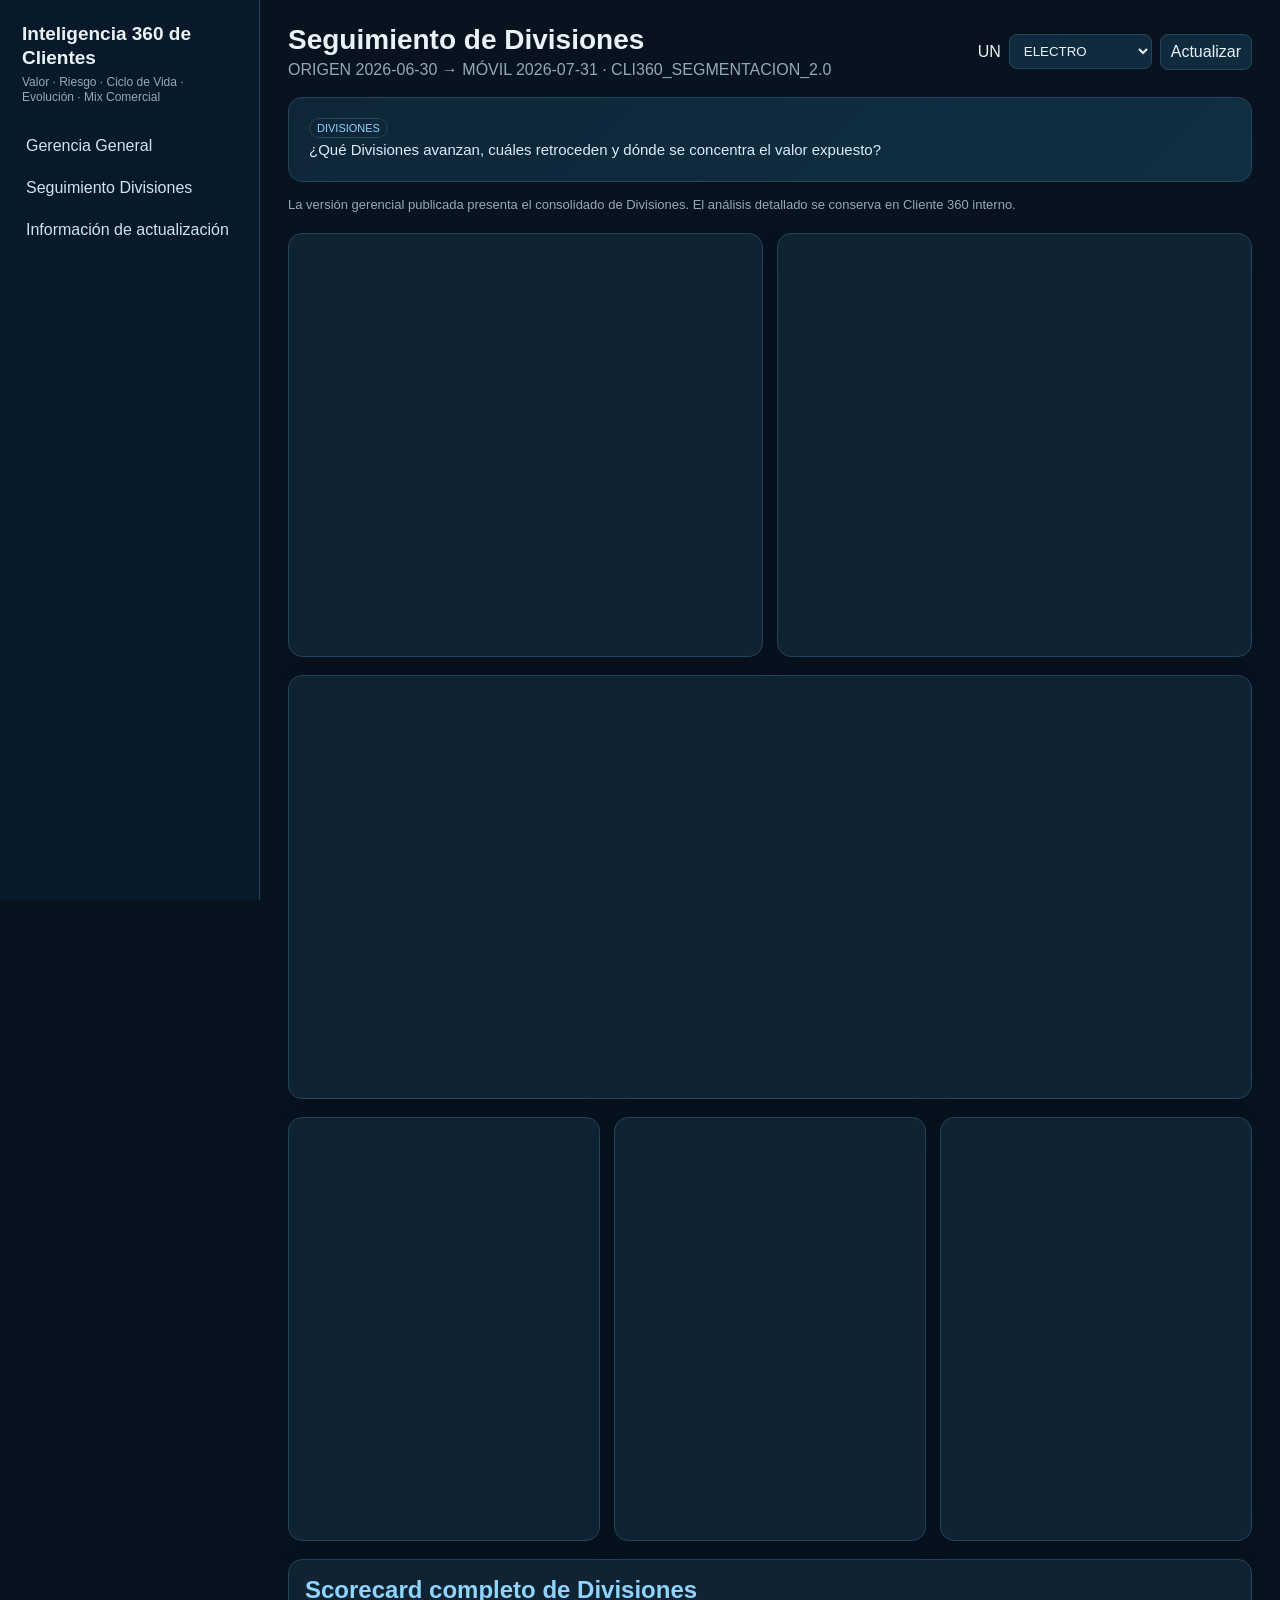
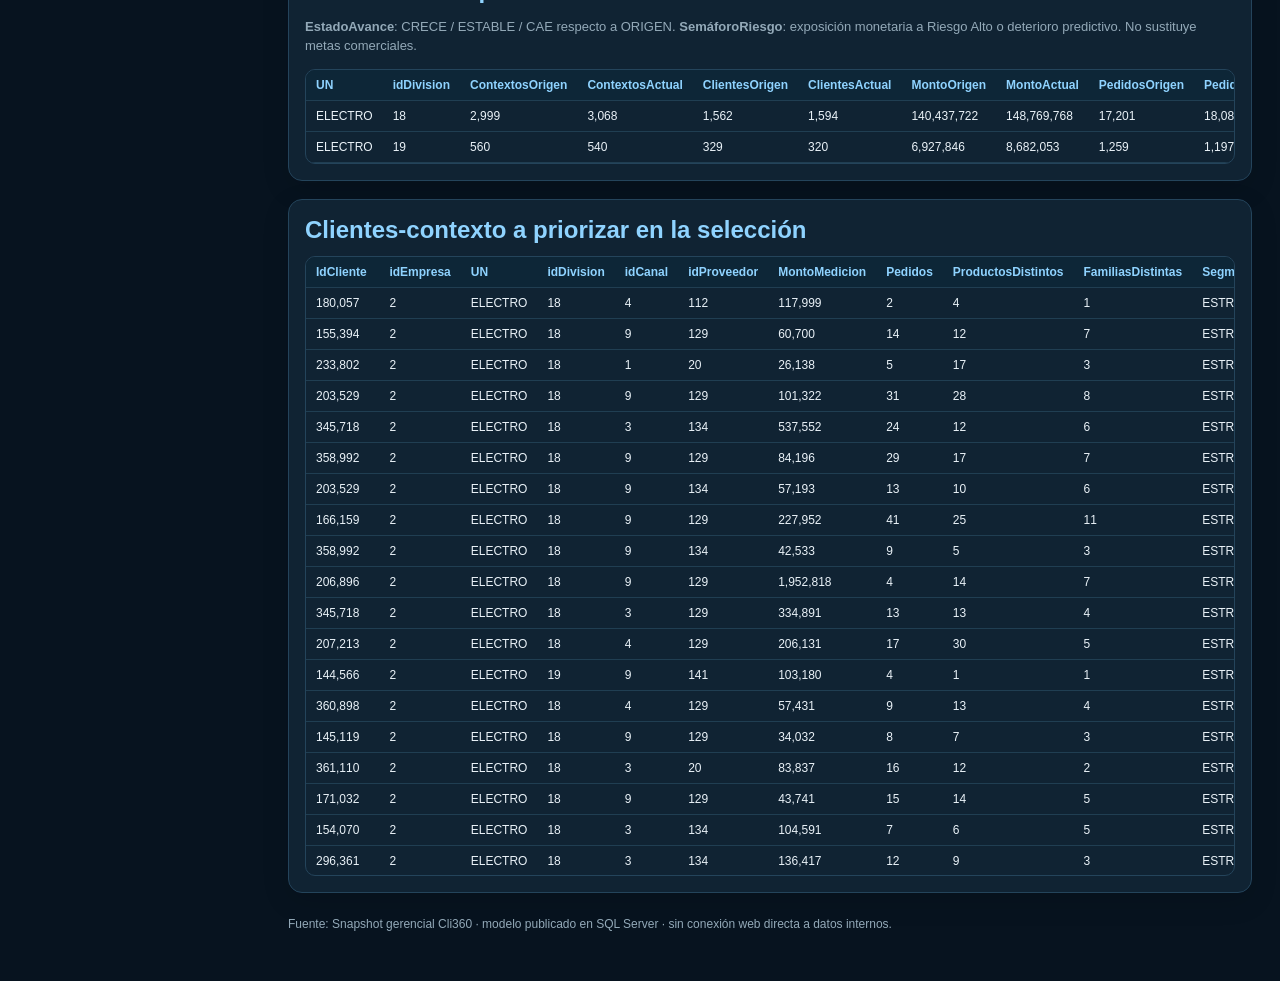
<file: docs/dashboards/segmentacion-clientes-360/releases/20260731-cli360-2-0-5/divisiones--electro.html>
<!doctype html><html><head><meta charset="utf-8"><meta name="viewport" content="width=device-width,initial-scale=1"><title>Cli360 v2.0.5</title><link rel="stylesheet" href="assets/styles.css"><script src="assets/plotly.min.js"></script></head><body><div class="shell"><aside class="sidebar"><div class="brand">Inteligencia 360 de Clientes<small>Valor · Riesgo · Ciclo de Vida · Evolución · Mix Comercial</small></div><nav class="nav"><a href="gerencia-general--electro.html">Gerencia General</a><a href="divisiones--electro.html">Seguimiento Divisiones</a><a href="index.html#actualizacion">Información de actualización</a></nav></aside><main class="content"><div class="topbar"><div class="title"><h1>Seguimiento de Divisiones</h1><p>ORIGEN 2026-06-30 → MÓVIL 2026-07-31 · CLI360_SEGMENTACION_2.0</p></div><div class="filters"><label>UN</label><select onchange="location.href=this.value"><option value="divisiones--todas.html" >TODAS</option><option value="divisiones--alimentos.html" >ALIMENTOS</option><option value="divisiones--electro.html" selected>ELECTRO</option><option value="divisiones--no-alimentos.html" >NO ALIMENTOS</option><option value="divisiones--otros.html" >OTROS</option></select><a href="index.html#actualizacion">Actualizar</a></div></div>
<div class="hero"><span class="tag">DIVISIONES</span><p class="executive-question">¿Qué Divisiones avanzan, cuáles retroceden y dónde se concentra el valor expuesto?</p></div><p class="note">La versión gerencial publicada presenta el consolidado de Divisiones. El análisis detallado se conserva en Cliente 360 interno.</p>

<div class="grid two section"><div class="card chart"><div style="height:390px; width:100%;">                            <div id="6500c3f6-fcfa-460d-8593-ea6bbf052eab" class="plotly-graph-div" style="height:100%; width:100%;"></div>            <script>                window.PLOTLYENV=window.PLOTLYENV || {};                                if (document.getElementById("6500c3f6-fcfa-460d-8593-ea6bbf052eab")) {                    Plotly.newPlot(                        "6500c3f6-fcfa-460d-8593-ea6bbf052eab",                        [{"alignmentgroup":"True","hovertemplate":"UN=ELECTRO\u003cbr\u003eDivision=%{x}\u003cbr\u003eDeltaMonto=%{y}\u003cextra\u003e\u003c\u002fextra\u003e","legendgroup":"ELECTRO","marker":{"color":"#636efa","pattern":{"shape":""}},"name":"ELECTRO","offsetgroup":"ELECTRO","orientation":"v","showlegend":true,"textposition":"auto","x":["DIV 18","DIV 19"],"xaxis":"x","y":{"dtype":"f8","bdata":"ZmZmpsPIX0HhehTuXsQ6QQ=="},"yaxis":"y","type":"bar"}],                        {"template":{"data":{"barpolar":[{"marker":{"line":{"color":"rgb(17,17,17)","width":0.5},"pattern":{"fillmode":"overlay","size":10,"solidity":0.2}},"type":"barpolar"}],"bar":[{"error_x":{"color":"#f2f5fa"},"error_y":{"color":"#f2f5fa"},"marker":{"line":{"color":"rgb(17,17,17)","width":0.5},"pattern":{"fillmode":"overlay","size":10,"solidity":0.2}},"type":"bar"}],"carpet":[{"aaxis":{"endlinecolor":"#A2B1C6","gridcolor":"#506784","linecolor":"#506784","minorgridcolor":"#506784","startlinecolor":"#A2B1C6"},"baxis":{"endlinecolor":"#A2B1C6","gridcolor":"#506784","linecolor":"#506784","minorgridcolor":"#506784","startlinecolor":"#A2B1C6"},"type":"carpet"}],"choropleth":[{"colorbar":{"outlinewidth":0,"ticks":""},"type":"choropleth"}],"contourcarpet":[{"colorbar":{"outlinewidth":0,"ticks":""},"type":"contourcarpet"}],"contour":[{"colorbar":{"outlinewidth":0,"ticks":""},"colorscale":[[0.0,"#0d0887"],[0.1111111111111111,"#46039f"],[0.2222222222222222,"#7201a8"],[0.3333333333333333,"#9c179e"],[0.4444444444444444,"#bd3786"],[0.5555555555555556,"#d8576b"],[0.6666666666666666,"#ed7953"],[0.7777777777777778,"#fb9f3a"],[0.8888888888888888,"#fdca26"],[1.0,"#f0f921"]],"type":"contour"}],"heatmap":[{"colorbar":{"outlinewidth":0,"ticks":""},"colorscale":[[0.0,"#0d0887"],[0.1111111111111111,"#46039f"],[0.2222222222222222,"#7201a8"],[0.3333333333333333,"#9c179e"],[0.4444444444444444,"#bd3786"],[0.5555555555555556,"#d8576b"],[0.6666666666666666,"#ed7953"],[0.7777777777777778,"#fb9f3a"],[0.8888888888888888,"#fdca26"],[1.0,"#f0f921"]],"type":"heatmap"}],"histogram2dcontour":[{"colorbar":{"outlinewidth":0,"ticks":""},"colorscale":[[0.0,"#0d0887"],[0.1111111111111111,"#46039f"],[0.2222222222222222,"#7201a8"],[0.3333333333333333,"#9c179e"],[0.4444444444444444,"#bd3786"],[0.5555555555555556,"#d8576b"],[0.6666666666666666,"#ed7953"],[0.7777777777777778,"#fb9f3a"],[0.8888888888888888,"#fdca26"],[1.0,"#f0f921"]],"type":"histogram2dcontour"}],"histogram2d":[{"colorbar":{"outlinewidth":0,"ticks":""},"colorscale":[[0.0,"#0d0887"],[0.1111111111111111,"#46039f"],[0.2222222222222222,"#7201a8"],[0.3333333333333333,"#9c179e"],[0.4444444444444444,"#bd3786"],[0.5555555555555556,"#d8576b"],[0.6666666666666666,"#ed7953"],[0.7777777777777778,"#fb9f3a"],[0.8888888888888888,"#fdca26"],[1.0,"#f0f921"]],"type":"histogram2d"}],"histogram":[{"marker":{"pattern":{"fillmode":"overlay","size":10,"solidity":0.2}},"type":"histogram"}],"mesh3d":[{"colorbar":{"outlinewidth":0,"ticks":""},"type":"mesh3d"}],"parcoords":[{"line":{"colorbar":{"outlinewidth":0,"ticks":""}},"type":"parcoords"}],"pie":[{"automargin":true,"type":"pie"}],"scatter3d":[{"line":{"colorbar":{"outlinewidth":0,"ticks":""}},"marker":{"colorbar":{"outlinewidth":0,"ticks":""}},"type":"scatter3d"}],"scattercarpet":[{"marker":{"colorbar":{"outlinewidth":0,"ticks":""}},"type":"scattercarpet"}],"scattergeo":[{"marker":{"colorbar":{"outlinewidth":0,"ticks":""}},"type":"scattergeo"}],"scattergl":[{"marker":{"line":{"color":"#283442"}},"type":"scattergl"}],"scattermap":[{"marker":{"colorbar":{"outlinewidth":0,"ticks":""}},"type":"scattermap"}],"scatterpolargl":[{"marker":{"colorbar":{"outlinewidth":0,"ticks":""}},"type":"scatterpolargl"}],"scatterpolar":[{"marker":{"colorbar":{"outlinewidth":0,"ticks":""}},"type":"scatterpolar"}],"scatter":[{"marker":{"line":{"color":"#283442"}},"type":"scatter"}],"scatterternary":[{"marker":{"colorbar":{"outlinewidth":0,"ticks":""}},"type":"scatterternary"}],"surface":[{"colorbar":{"outlinewidth":0,"ticks":""},"colorscale":[[0.0,"#0d0887"],[0.1111111111111111,"#46039f"],[0.2222222222222222,"#7201a8"],[0.3333333333333333,"#9c179e"],[0.4444444444444444,"#bd3786"],[0.5555555555555556,"#d8576b"],[0.6666666666666666,"#ed7953"],[0.7777777777777778,"#fb9f3a"],[0.8888888888888888,"#fdca26"],[1.0,"#f0f921"]],"type":"surface"}],"table":[{"cells":{"fill":{"color":"#506784"},"line":{"color":"rgb(17,17,17)"}},"header":{"fill":{"color":"#2a3f5f"},"line":{"color":"rgb(17,17,17)"}},"type":"table"}]},"layout":{"annotationdefaults":{"arrowcolor":"#f2f5fa","arrowhead":0,"arrowwidth":1},"autotypenumbers":"strict","coloraxis":{"colorbar":{"outlinewidth":0,"ticks":""}},"colorscale":{"diverging":[[0,"#8e0152"],[0.1,"#c51b7d"],[0.2,"#de77ae"],[0.3,"#f1b6da"],[0.4,"#fde0ef"],[0.5,"#f7f7f7"],[0.6,"#e6f5d0"],[0.7,"#b8e186"],[0.8,"#7fbc41"],[0.9,"#4d9221"],[1,"#276419"]],"sequential":[[0.0,"#0d0887"],[0.1111111111111111,"#46039f"],[0.2222222222222222,"#7201a8"],[0.3333333333333333,"#9c179e"],[0.4444444444444444,"#bd3786"],[0.5555555555555556,"#d8576b"],[0.6666666666666666,"#ed7953"],[0.7777777777777778,"#fb9f3a"],[0.8888888888888888,"#fdca26"],[1.0,"#f0f921"]],"sequentialminus":[[0.0,"#0d0887"],[0.1111111111111111,"#46039f"],[0.2222222222222222,"#7201a8"],[0.3333333333333333,"#9c179e"],[0.4444444444444444,"#bd3786"],[0.5555555555555556,"#d8576b"],[0.6666666666666666,"#ed7953"],[0.7777777777777778,"#fb9f3a"],[0.8888888888888888,"#fdca26"],[1.0,"#f0f921"]]},"colorway":["#636efa","#EF553B","#00cc96","#ab63fa","#FFA15A","#19d3f3","#FF6692","#B6E880","#FF97FF","#FECB52"],"font":{"color":"#f2f5fa"},"geo":{"bgcolor":"rgb(17,17,17)","lakecolor":"rgb(17,17,17)","landcolor":"rgb(17,17,17)","showlakes":true,"showland":true,"subunitcolor":"#506784"},"hoverlabel":{"align":"left"},"hovermode":"closest","paper_bgcolor":"rgb(17,17,17)","plot_bgcolor":"rgb(17,17,17)","polar":{"angularaxis":{"gridcolor":"#506784","linecolor":"#506784","ticks":""},"bgcolor":"rgb(17,17,17)","radialaxis":{"gridcolor":"#506784","linecolor":"#506784","ticks":""}},"scene":{"xaxis":{"backgroundcolor":"rgb(17,17,17)","gridcolor":"#506784","gridwidth":2,"linecolor":"#506784","showbackground":true,"ticks":"","zerolinecolor":"#C8D4E3"},"yaxis":{"backgroundcolor":"rgb(17,17,17)","gridcolor":"#506784","gridwidth":2,"linecolor":"#506784","showbackground":true,"ticks":"","zerolinecolor":"#C8D4E3"},"zaxis":{"backgroundcolor":"rgb(17,17,17)","gridcolor":"#506784","gridwidth":2,"linecolor":"#506784","showbackground":true,"ticks":"","zerolinecolor":"#C8D4E3"}},"shapedefaults":{"line":{"color":"#f2f5fa"}},"sliderdefaults":{"bgcolor":"#C8D4E3","bordercolor":"rgb(17,17,17)","borderwidth":1,"tickwidth":0},"ternary":{"aaxis":{"gridcolor":"#506784","linecolor":"#506784","ticks":""},"baxis":{"gridcolor":"#506784","linecolor":"#506784","ticks":""},"bgcolor":"rgb(17,17,17)","caxis":{"gridcolor":"#506784","linecolor":"#506784","ticks":""}},"title":{"x":0.05},"updatemenudefaults":{"bgcolor":"#506784","borderwidth":0},"xaxis":{"automargin":true,"gridcolor":"#283442","linecolor":"#506784","ticks":"","title":{"standoff":15},"zerolinecolor":"#283442","zerolinewidth":2},"yaxis":{"automargin":true,"gridcolor":"#283442","linecolor":"#506784","ticks":"","title":{"standoff":15},"zerolinecolor":"#283442","zerolinewidth":2}}},"xaxis":{"anchor":"y","domain":[0.0,1.0],"title":{"text":"Division"}},"yaxis":{"anchor":"x","domain":[0.0,1.0],"title":{"text":"DeltaMonto"}},"legend":{"title":{"text":"UN"},"tracegroupgap":0,"orientation":"h","yanchor":"bottom","y":1.02,"xanchor":"left","x":0},"margin":{"t":55,"l":45,"r":25,"b":45},"barmode":"group","title":{"text":"\u0394 Monto por Divisi\u00f3n"},"paper_bgcolor":"rgba(0,0,0,0)","plot_bgcolor":"rgba(0,0,0,0)","height":390},                        {"displaylogo": false, "responsive": true, "modeBarButtonsToRemove": ["lasso2d", "select2d"]}                    )                };            </script>        </div></div><div class="card chart"><div style="height:390px; width:100%;">                            <div id="0b6dcb61-6280-4d0e-90c8-73434703e69b" class="plotly-graph-div" style="height:100%; width:100%;"></div>            <script>                window.PLOTLYENV=window.PLOTLYENV || {};                                if (document.getElementById("0b6dcb61-6280-4d0e-90c8-73434703e69b")) {                    Plotly.newPlot(                        "0b6dcb61-6280-4d0e-90c8-73434703e69b",                        [{"customdata":[["DIV 18",18.165995,55.713855,"VERDE"],["DIV 19",11.33535,46.846166,"VERDE"]],"hovertemplate":"UN=ELECTRO\u003cbr\u003eVarMontoPct=%{x}\u003cbr\u003ePctMontoRiesgo=%{y}\u003cbr\u003eMontoActual=%{marker.size}\u003cbr\u003eDivision=%{customdata[0]}\u003cbr\u003ePctMontoPredAlta=%{customdata[1]}\u003cbr\u003eScoreOportunidadActual=%{customdata[2]}\u003cbr\u003eSemaforoRiesgo=%{customdata[3]}\u003cextra\u003e\u003c\u002fextra\u003e","legendgroup":"ELECTRO","marker":{"color":"#636efa","size":{"dtype":"f8","bdata":"hevR0Be8oUGPwvWoSI9gQQ=="},"sizemode":"area","sizeref":371924.421025,"symbol":"circle"},"mode":"markers","name":"ELECTRO","orientation":"v","showlegend":true,"x":{"dtype":"f8","bdata":"Di+ISE27F0Dgvg6cM1I5QA=="},"xaxis":"x","y":{"dtype":"f8","bdata":"9WVpp+aSCEAQPpRoyePqPw=="},"yaxis":"y","type":"scatter"}],                        {"template":{"data":{"barpolar":[{"marker":{"line":{"color":"rgb(17,17,17)","width":0.5},"pattern":{"fillmode":"overlay","size":10,"solidity":0.2}},"type":"barpolar"}],"bar":[{"error_x":{"color":"#f2f5fa"},"error_y":{"color":"#f2f5fa"},"marker":{"line":{"color":"rgb(17,17,17)","width":0.5},"pattern":{"fillmode":"overlay","size":10,"solidity":0.2}},"type":"bar"}],"carpet":[{"aaxis":{"endlinecolor":"#A2B1C6","gridcolor":"#506784","linecolor":"#506784","minorgridcolor":"#506784","startlinecolor":"#A2B1C6"},"baxis":{"endlinecolor":"#A2B1C6","gridcolor":"#506784","linecolor":"#506784","minorgridcolor":"#506784","startlinecolor":"#A2B1C6"},"type":"carpet"}],"choropleth":[{"colorbar":{"outlinewidth":0,"ticks":""},"type":"choropleth"}],"contourcarpet":[{"colorbar":{"outlinewidth":0,"ticks":""},"type":"contourcarpet"}],"contour":[{"colorbar":{"outlinewidth":0,"ticks":""},"colorscale":[[0.0,"#0d0887"],[0.1111111111111111,"#46039f"],[0.2222222222222222,"#7201a8"],[0.3333333333333333,"#9c179e"],[0.4444444444444444,"#bd3786"],[0.5555555555555556,"#d8576b"],[0.6666666666666666,"#ed7953"],[0.7777777777777778,"#fb9f3a"],[0.8888888888888888,"#fdca26"],[1.0,"#f0f921"]],"type":"contour"}],"heatmap":[{"colorbar":{"outlinewidth":0,"ticks":""},"colorscale":[[0.0,"#0d0887"],[0.1111111111111111,"#46039f"],[0.2222222222222222,"#7201a8"],[0.3333333333333333,"#9c179e"],[0.4444444444444444,"#bd3786"],[0.5555555555555556,"#d8576b"],[0.6666666666666666,"#ed7953"],[0.7777777777777778,"#fb9f3a"],[0.8888888888888888,"#fdca26"],[1.0,"#f0f921"]],"type":"heatmap"}],"histogram2dcontour":[{"colorbar":{"outlinewidth":0,"ticks":""},"colorscale":[[0.0,"#0d0887"],[0.1111111111111111,"#46039f"],[0.2222222222222222,"#7201a8"],[0.3333333333333333,"#9c179e"],[0.4444444444444444,"#bd3786"],[0.5555555555555556,"#d8576b"],[0.6666666666666666,"#ed7953"],[0.7777777777777778,"#fb9f3a"],[0.8888888888888888,"#fdca26"],[1.0,"#f0f921"]],"type":"histogram2dcontour"}],"histogram2d":[{"colorbar":{"outlinewidth":0,"ticks":""},"colorscale":[[0.0,"#0d0887"],[0.1111111111111111,"#46039f"],[0.2222222222222222,"#7201a8"],[0.3333333333333333,"#9c179e"],[0.4444444444444444,"#bd3786"],[0.5555555555555556,"#d8576b"],[0.6666666666666666,"#ed7953"],[0.7777777777777778,"#fb9f3a"],[0.8888888888888888,"#fdca26"],[1.0,"#f0f921"]],"type":"histogram2d"}],"histogram":[{"marker":{"pattern":{"fillmode":"overlay","size":10,"solidity":0.2}},"type":"histogram"}],"mesh3d":[{"colorbar":{"outlinewidth":0,"ticks":""},"type":"mesh3d"}],"parcoords":[{"line":{"colorbar":{"outlinewidth":0,"ticks":""}},"type":"parcoords"}],"pie":[{"automargin":true,"type":"pie"}],"scatter3d":[{"line":{"colorbar":{"outlinewidth":0,"ticks":""}},"marker":{"colorbar":{"outlinewidth":0,"ticks":""}},"type":"scatter3d"}],"scattercarpet":[{"marker":{"colorbar":{"outlinewidth":0,"ticks":""}},"type":"scattercarpet"}],"scattergeo":[{"marker":{"colorbar":{"outlinewidth":0,"ticks":""}},"type":"scattergeo"}],"scattergl":[{"marker":{"line":{"color":"#283442"}},"type":"scattergl"}],"scattermap":[{"marker":{"colorbar":{"outlinewidth":0,"ticks":""}},"type":"scattermap"}],"scatterpolargl":[{"marker":{"colorbar":{"outlinewidth":0,"ticks":""}},"type":"scatterpolargl"}],"scatterpolar":[{"marker":{"colorbar":{"outlinewidth":0,"ticks":""}},"type":"scatterpolar"}],"scatter":[{"marker":{"line":{"color":"#283442"}},"type":"scatter"}],"scatterternary":[{"marker":{"colorbar":{"outlinewidth":0,"ticks":""}},"type":"scatterternary"}],"surface":[{"colorbar":{"outlinewidth":0,"ticks":""},"colorscale":[[0.0,"#0d0887"],[0.1111111111111111,"#46039f"],[0.2222222222222222,"#7201a8"],[0.3333333333333333,"#9c179e"],[0.4444444444444444,"#bd3786"],[0.5555555555555556,"#d8576b"],[0.6666666666666666,"#ed7953"],[0.7777777777777778,"#fb9f3a"],[0.8888888888888888,"#fdca26"],[1.0,"#f0f921"]],"type":"surface"}],"table":[{"cells":{"fill":{"color":"#506784"},"line":{"color":"rgb(17,17,17)"}},"header":{"fill":{"color":"#2a3f5f"},"line":{"color":"rgb(17,17,17)"}},"type":"table"}]},"layout":{"annotationdefaults":{"arrowcolor":"#f2f5fa","arrowhead":0,"arrowwidth":1},"autotypenumbers":"strict","coloraxis":{"colorbar":{"outlinewidth":0,"ticks":""}},"colorscale":{"diverging":[[0,"#8e0152"],[0.1,"#c51b7d"],[0.2,"#de77ae"],[0.3,"#f1b6da"],[0.4,"#fde0ef"],[0.5,"#f7f7f7"],[0.6,"#e6f5d0"],[0.7,"#b8e186"],[0.8,"#7fbc41"],[0.9,"#4d9221"],[1,"#276419"]],"sequential":[[0.0,"#0d0887"],[0.1111111111111111,"#46039f"],[0.2222222222222222,"#7201a8"],[0.3333333333333333,"#9c179e"],[0.4444444444444444,"#bd3786"],[0.5555555555555556,"#d8576b"],[0.6666666666666666,"#ed7953"],[0.7777777777777778,"#fb9f3a"],[0.8888888888888888,"#fdca26"],[1.0,"#f0f921"]],"sequentialminus":[[0.0,"#0d0887"],[0.1111111111111111,"#46039f"],[0.2222222222222222,"#7201a8"],[0.3333333333333333,"#9c179e"],[0.4444444444444444,"#bd3786"],[0.5555555555555556,"#d8576b"],[0.6666666666666666,"#ed7953"],[0.7777777777777778,"#fb9f3a"],[0.8888888888888888,"#fdca26"],[1.0,"#f0f921"]]},"colorway":["#636efa","#EF553B","#00cc96","#ab63fa","#FFA15A","#19d3f3","#FF6692","#B6E880","#FF97FF","#FECB52"],"font":{"color":"#f2f5fa"},"geo":{"bgcolor":"rgb(17,17,17)","lakecolor":"rgb(17,17,17)","landcolor":"rgb(17,17,17)","showlakes":true,"showland":true,"subunitcolor":"#506784"},"hoverlabel":{"align":"left"},"hovermode":"closest","paper_bgcolor":"rgb(17,17,17)","plot_bgcolor":"rgb(17,17,17)","polar":{"angularaxis":{"gridcolor":"#506784","linecolor":"#506784","ticks":""},"bgcolor":"rgb(17,17,17)","radialaxis":{"gridcolor":"#506784","linecolor":"#506784","ticks":""}},"scene":{"xaxis":{"backgroundcolor":"rgb(17,17,17)","gridcolor":"#506784","gridwidth":2,"linecolor":"#506784","showbackground":true,"ticks":"","zerolinecolor":"#C8D4E3"},"yaxis":{"backgroundcolor":"rgb(17,17,17)","gridcolor":"#506784","gridwidth":2,"linecolor":"#506784","showbackground":true,"ticks":"","zerolinecolor":"#C8D4E3"},"zaxis":{"backgroundcolor":"rgb(17,17,17)","gridcolor":"#506784","gridwidth":2,"linecolor":"#506784","showbackground":true,"ticks":"","zerolinecolor":"#C8D4E3"}},"shapedefaults":{"line":{"color":"#f2f5fa"}},"sliderdefaults":{"bgcolor":"#C8D4E3","bordercolor":"rgb(17,17,17)","borderwidth":1,"tickwidth":0},"ternary":{"aaxis":{"gridcolor":"#506784","linecolor":"#506784","ticks":""},"baxis":{"gridcolor":"#506784","linecolor":"#506784","ticks":""},"bgcolor":"rgb(17,17,17)","caxis":{"gridcolor":"#506784","linecolor":"#506784","ticks":""}},"title":{"x":0.05},"updatemenudefaults":{"bgcolor":"#506784","borderwidth":0},"xaxis":{"automargin":true,"gridcolor":"#283442","linecolor":"#506784","ticks":"","title":{"standoff":15},"zerolinecolor":"#283442","zerolinewidth":2},"yaxis":{"automargin":true,"gridcolor":"#283442","linecolor":"#506784","ticks":"","title":{"standoff":15},"zerolinecolor":"#283442","zerolinewidth":2}}},"xaxis":{"anchor":"y","domain":[0.0,1.0],"title":{"text":"\u0394 Monto (%)"}},"yaxis":{"anchor":"x","domain":[0.0,1.0],"title":{"text":"Monto en RIESGO ALTO (%)"}},"legend":{"title":{"text":"UN"},"tracegroupgap":0,"itemsizing":"constant","orientation":"h","yanchor":"bottom","y":1.02,"xanchor":"left","x":0},"margin":{"t":55,"l":45,"r":25,"b":45},"shapes":[{"line":{"color":"#93a9b8","dash":"dash"},"type":"line","x0":0,"x1":0,"xref":"x","y0":0,"y1":1,"yref":"y domain"},{"line":{"color":"#fbbf24","dash":"dash"},"type":"line","x0":0,"x1":1,"xref":"x domain","y0":20.0,"y1":20.0,"yref":"y"}],"title":{"text":"Mapa de avance y riesgo"},"paper_bgcolor":"rgba(0,0,0,0)","plot_bgcolor":"rgba(0,0,0,0)","height":390},                        {"displaylogo": false, "responsive": true, "modeBarButtonsToRemove": ["lasso2d", "select2d"]}                    )                };            </script>        </div></div></div><div class="card section chart"><div style="height:390px; width:100%;">                            <div id="cd520f07-ae4f-4209-a949-d35e661ce7a8" class="plotly-graph-div" style="height:100%; width:100%;"></div>            <script>                window.PLOTLYENV=window.PLOTLYENV || {};                                if (document.getElementById("cd520f07-ae4f-4209-a949-d35e661ce7a8")) {                    Plotly.newPlot(                        "cd520f07-ae4f-4209-a949-d35e661ce7a8",                        [{"hovertemplate":"UN=ELECTRO\u003cbr\u003eFechaCorte=%{x}\u003cbr\u003eMontoMedicion=%{y}\u003cextra\u003e\u003c\u002fextra\u003e","legendgroup":"ELECTRO","line":{"color":"#636efa","dash":"solid"},"marker":{"symbol":"circle"},"mode":"lines+markers","name":"ELECTRO","orientation":"v","showlegend":true,"x":["2026-06-30","2026-06-30","2026-07-31","2026-07-31"],"xaxis":"x","y":{"dtype":"f8","bdata":"Uries9G9oEFmZmaWeW1aQYXr0dAXvKFBj8L1qEiPYEE="},"yaxis":"y","type":"scatter"}],                        {"template":{"data":{"barpolar":[{"marker":{"line":{"color":"rgb(17,17,17)","width":0.5},"pattern":{"fillmode":"overlay","size":10,"solidity":0.2}},"type":"barpolar"}],"bar":[{"error_x":{"color":"#f2f5fa"},"error_y":{"color":"#f2f5fa"},"marker":{"line":{"color":"rgb(17,17,17)","width":0.5},"pattern":{"fillmode":"overlay","size":10,"solidity":0.2}},"type":"bar"}],"carpet":[{"aaxis":{"endlinecolor":"#A2B1C6","gridcolor":"#506784","linecolor":"#506784","minorgridcolor":"#506784","startlinecolor":"#A2B1C6"},"baxis":{"endlinecolor":"#A2B1C6","gridcolor":"#506784","linecolor":"#506784","minorgridcolor":"#506784","startlinecolor":"#A2B1C6"},"type":"carpet"}],"choropleth":[{"colorbar":{"outlinewidth":0,"ticks":""},"type":"choropleth"}],"contourcarpet":[{"colorbar":{"outlinewidth":0,"ticks":""},"type":"contourcarpet"}],"contour":[{"colorbar":{"outlinewidth":0,"ticks":""},"colorscale":[[0.0,"#0d0887"],[0.1111111111111111,"#46039f"],[0.2222222222222222,"#7201a8"],[0.3333333333333333,"#9c179e"],[0.4444444444444444,"#bd3786"],[0.5555555555555556,"#d8576b"],[0.6666666666666666,"#ed7953"],[0.7777777777777778,"#fb9f3a"],[0.8888888888888888,"#fdca26"],[1.0,"#f0f921"]],"type":"contour"}],"heatmap":[{"colorbar":{"outlinewidth":0,"ticks":""},"colorscale":[[0.0,"#0d0887"],[0.1111111111111111,"#46039f"],[0.2222222222222222,"#7201a8"],[0.3333333333333333,"#9c179e"],[0.4444444444444444,"#bd3786"],[0.5555555555555556,"#d8576b"],[0.6666666666666666,"#ed7953"],[0.7777777777777778,"#fb9f3a"],[0.8888888888888888,"#fdca26"],[1.0,"#f0f921"]],"type":"heatmap"}],"histogram2dcontour":[{"colorbar":{"outlinewidth":0,"ticks":""},"colorscale":[[0.0,"#0d0887"],[0.1111111111111111,"#46039f"],[0.2222222222222222,"#7201a8"],[0.3333333333333333,"#9c179e"],[0.4444444444444444,"#bd3786"],[0.5555555555555556,"#d8576b"],[0.6666666666666666,"#ed7953"],[0.7777777777777778,"#fb9f3a"],[0.8888888888888888,"#fdca26"],[1.0,"#f0f921"]],"type":"histogram2dcontour"}],"histogram2d":[{"colorbar":{"outlinewidth":0,"ticks":""},"colorscale":[[0.0,"#0d0887"],[0.1111111111111111,"#46039f"],[0.2222222222222222,"#7201a8"],[0.3333333333333333,"#9c179e"],[0.4444444444444444,"#bd3786"],[0.5555555555555556,"#d8576b"],[0.6666666666666666,"#ed7953"],[0.7777777777777778,"#fb9f3a"],[0.8888888888888888,"#fdca26"],[1.0,"#f0f921"]],"type":"histogram2d"}],"histogram":[{"marker":{"pattern":{"fillmode":"overlay","size":10,"solidity":0.2}},"type":"histogram"}],"mesh3d":[{"colorbar":{"outlinewidth":0,"ticks":""},"type":"mesh3d"}],"parcoords":[{"line":{"colorbar":{"outlinewidth":0,"ticks":""}},"type":"parcoords"}],"pie":[{"automargin":true,"type":"pie"}],"scatter3d":[{"line":{"colorbar":{"outlinewidth":0,"ticks":""}},"marker":{"colorbar":{"outlinewidth":0,"ticks":""}},"type":"scatter3d"}],"scattercarpet":[{"marker":{"colorbar":{"outlinewidth":0,"ticks":""}},"type":"scattercarpet"}],"scattergeo":[{"marker":{"colorbar":{"outlinewidth":0,"ticks":""}},"type":"scattergeo"}],"scattergl":[{"marker":{"line":{"color":"#283442"}},"type":"scattergl"}],"scattermap":[{"marker":{"colorbar":{"outlinewidth":0,"ticks":""}},"type":"scattermap"}],"scatterpolargl":[{"marker":{"colorbar":{"outlinewidth":0,"ticks":""}},"type":"scatterpolargl"}],"scatterpolar":[{"marker":{"colorbar":{"outlinewidth":0,"ticks":""}},"type":"scatterpolar"}],"scatter":[{"marker":{"line":{"color":"#283442"}},"type":"scatter"}],"scatterternary":[{"marker":{"colorbar":{"outlinewidth":0,"ticks":""}},"type":"scatterternary"}],"surface":[{"colorbar":{"outlinewidth":0,"ticks":""},"colorscale":[[0.0,"#0d0887"],[0.1111111111111111,"#46039f"],[0.2222222222222222,"#7201a8"],[0.3333333333333333,"#9c179e"],[0.4444444444444444,"#bd3786"],[0.5555555555555556,"#d8576b"],[0.6666666666666666,"#ed7953"],[0.7777777777777778,"#fb9f3a"],[0.8888888888888888,"#fdca26"],[1.0,"#f0f921"]],"type":"surface"}],"table":[{"cells":{"fill":{"color":"#506784"},"line":{"color":"rgb(17,17,17)"}},"header":{"fill":{"color":"#2a3f5f"},"line":{"color":"rgb(17,17,17)"}},"type":"table"}]},"layout":{"annotationdefaults":{"arrowcolor":"#f2f5fa","arrowhead":0,"arrowwidth":1},"autotypenumbers":"strict","coloraxis":{"colorbar":{"outlinewidth":0,"ticks":""}},"colorscale":{"diverging":[[0,"#8e0152"],[0.1,"#c51b7d"],[0.2,"#de77ae"],[0.3,"#f1b6da"],[0.4,"#fde0ef"],[0.5,"#f7f7f7"],[0.6,"#e6f5d0"],[0.7,"#b8e186"],[0.8,"#7fbc41"],[0.9,"#4d9221"],[1,"#276419"]],"sequential":[[0.0,"#0d0887"],[0.1111111111111111,"#46039f"],[0.2222222222222222,"#7201a8"],[0.3333333333333333,"#9c179e"],[0.4444444444444444,"#bd3786"],[0.5555555555555556,"#d8576b"],[0.6666666666666666,"#ed7953"],[0.7777777777777778,"#fb9f3a"],[0.8888888888888888,"#fdca26"],[1.0,"#f0f921"]],"sequentialminus":[[0.0,"#0d0887"],[0.1111111111111111,"#46039f"],[0.2222222222222222,"#7201a8"],[0.3333333333333333,"#9c179e"],[0.4444444444444444,"#bd3786"],[0.5555555555555556,"#d8576b"],[0.6666666666666666,"#ed7953"],[0.7777777777777778,"#fb9f3a"],[0.8888888888888888,"#fdca26"],[1.0,"#f0f921"]]},"colorway":["#636efa","#EF553B","#00cc96","#ab63fa","#FFA15A","#19d3f3","#FF6692","#B6E880","#FF97FF","#FECB52"],"font":{"color":"#f2f5fa"},"geo":{"bgcolor":"rgb(17,17,17)","lakecolor":"rgb(17,17,17)","landcolor":"rgb(17,17,17)","showlakes":true,"showland":true,"subunitcolor":"#506784"},"hoverlabel":{"align":"left"},"hovermode":"closest","paper_bgcolor":"rgb(17,17,17)","plot_bgcolor":"rgb(17,17,17)","polar":{"angularaxis":{"gridcolor":"#506784","linecolor":"#506784","ticks":""},"bgcolor":"rgb(17,17,17)","radialaxis":{"gridcolor":"#506784","linecolor":"#506784","ticks":""}},"scene":{"xaxis":{"backgroundcolor":"rgb(17,17,17)","gridcolor":"#506784","gridwidth":2,"linecolor":"#506784","showbackground":true,"ticks":"","zerolinecolor":"#C8D4E3"},"yaxis":{"backgroundcolor":"rgb(17,17,17)","gridcolor":"#506784","gridwidth":2,"linecolor":"#506784","showbackground":true,"ticks":"","zerolinecolor":"#C8D4E3"},"zaxis":{"backgroundcolor":"rgb(17,17,17)","gridcolor":"#506784","gridwidth":2,"linecolor":"#506784","showbackground":true,"ticks":"","zerolinecolor":"#C8D4E3"}},"shapedefaults":{"line":{"color":"#f2f5fa"}},"sliderdefaults":{"bgcolor":"#C8D4E3","bordercolor":"rgb(17,17,17)","borderwidth":1,"tickwidth":0},"ternary":{"aaxis":{"gridcolor":"#506784","linecolor":"#506784","ticks":""},"baxis":{"gridcolor":"#506784","linecolor":"#506784","ticks":""},"bgcolor":"rgb(17,17,17)","caxis":{"gridcolor":"#506784","linecolor":"#506784","ticks":""}},"title":{"x":0.05},"updatemenudefaults":{"bgcolor":"#506784","borderwidth":0},"xaxis":{"automargin":true,"gridcolor":"#283442","linecolor":"#506784","ticks":"","title":{"standoff":15},"zerolinecolor":"#283442","zerolinewidth":2},"yaxis":{"automargin":true,"gridcolor":"#283442","linecolor":"#506784","ticks":"","title":{"standoff":15},"zerolinecolor":"#283442","zerolinewidth":2}}},"xaxis":{"anchor":"y","domain":[0.0,1.0],"title":{"text":"FechaCorte"}},"yaxis":{"anchor":"x","domain":[0.0,1.0],"title":{"text":"MontoMedicion"}},"legend":{"title":{"text":"UN"},"tracegroupgap":0,"orientation":"h","yanchor":"bottom","y":1.02,"xanchor":"left","x":0},"margin":{"t":55,"l":45,"r":25,"b":45},"title":{"text":"Tendencia MontoMedicion de la selecci\u00f3n"},"paper_bgcolor":"rgba(0,0,0,0)","plot_bgcolor":"rgba(0,0,0,0)","height":390},                        {"displaylogo": false, "responsive": true, "modeBarButtonsToRemove": ["lasso2d", "select2d"]}                    )                };            </script>        </div></div><div class="grid three section"><div class="card chart"><div style="height:390px; width:100%;">                            <div id="68f2cc43-a02f-4e8e-bd10-bf93705ec823" class="plotly-graph-div" style="height:100%; width:100%;"></div>            <script>                window.PLOTLYENV=window.PLOTLYENV || {};                                if (document.getElementById("68f2cc43-a02f-4e8e-bd10-bf93705ec823")) {                    Plotly.newPlot(                        "68f2cc43-a02f-4e8e-bd10-bf93705ec823",                        [{"hovertemplate":"UN=ELECTRO\u003cbr\u003eSegmentoBase=%{x}\u003cbr\u003eMontoMedicion=%{y}\u003cextra\u003e\u003c\u002fextra\u003e","legendgroup":"ELECTRO","marker":{"color":"#636efa","pattern":{"shape":""}},"name":"ELECTRO","orientation":"v","showlegend":true,"textposition":"auto","x":["ESTRATEGICO","CONSOLIDADO","ESTRATEGICO","POTENCIAL DE DESARROLLO","POTENCIAL DE DESARROLLO","CONSOLIDADO","BAJA ACTIVIDAD","BAJA ACTIVIDAD"],"xaxis":"x","y":{"dtype":"f8","bdata":"SOF6W9A7n0HsUbg2eaNpQexRuE76H1xBrkfhuoimT0F7FK5HqeQqQZqZmZmiUBhBXI\u002fC9bJ3BUE9CtejsPfcQA=="},"yaxis":"y","type":"bar"}],                        {"template":{"data":{"barpolar":[{"marker":{"line":{"color":"rgb(17,17,17)","width":0.5},"pattern":{"fillmode":"overlay","size":10,"solidity":0.2}},"type":"barpolar"}],"bar":[{"error_x":{"color":"#f2f5fa"},"error_y":{"color":"#f2f5fa"},"marker":{"line":{"color":"rgb(17,17,17)","width":0.5},"pattern":{"fillmode":"overlay","size":10,"solidity":0.2}},"type":"bar"}],"carpet":[{"aaxis":{"endlinecolor":"#A2B1C6","gridcolor":"#506784","linecolor":"#506784","minorgridcolor":"#506784","startlinecolor":"#A2B1C6"},"baxis":{"endlinecolor":"#A2B1C6","gridcolor":"#506784","linecolor":"#506784","minorgridcolor":"#506784","startlinecolor":"#A2B1C6"},"type":"carpet"}],"choropleth":[{"colorbar":{"outlinewidth":0,"ticks":""},"type":"choropleth"}],"contourcarpet":[{"colorbar":{"outlinewidth":0,"ticks":""},"type":"contourcarpet"}],"contour":[{"colorbar":{"outlinewidth":0,"ticks":""},"colorscale":[[0.0,"#0d0887"],[0.1111111111111111,"#46039f"],[0.2222222222222222,"#7201a8"],[0.3333333333333333,"#9c179e"],[0.4444444444444444,"#bd3786"],[0.5555555555555556,"#d8576b"],[0.6666666666666666,"#ed7953"],[0.7777777777777778,"#fb9f3a"],[0.8888888888888888,"#fdca26"],[1.0,"#f0f921"]],"type":"contour"}],"heatmap":[{"colorbar":{"outlinewidth":0,"ticks":""},"colorscale":[[0.0,"#0d0887"],[0.1111111111111111,"#46039f"],[0.2222222222222222,"#7201a8"],[0.3333333333333333,"#9c179e"],[0.4444444444444444,"#bd3786"],[0.5555555555555556,"#d8576b"],[0.6666666666666666,"#ed7953"],[0.7777777777777778,"#fb9f3a"],[0.8888888888888888,"#fdca26"],[1.0,"#f0f921"]],"type":"heatmap"}],"histogram2dcontour":[{"colorbar":{"outlinewidth":0,"ticks":""},"colorscale":[[0.0,"#0d0887"],[0.1111111111111111,"#46039f"],[0.2222222222222222,"#7201a8"],[0.3333333333333333,"#9c179e"],[0.4444444444444444,"#bd3786"],[0.5555555555555556,"#d8576b"],[0.6666666666666666,"#ed7953"],[0.7777777777777778,"#fb9f3a"],[0.8888888888888888,"#fdca26"],[1.0,"#f0f921"]],"type":"histogram2dcontour"}],"histogram2d":[{"colorbar":{"outlinewidth":0,"ticks":""},"colorscale":[[0.0,"#0d0887"],[0.1111111111111111,"#46039f"],[0.2222222222222222,"#7201a8"],[0.3333333333333333,"#9c179e"],[0.4444444444444444,"#bd3786"],[0.5555555555555556,"#d8576b"],[0.6666666666666666,"#ed7953"],[0.7777777777777778,"#fb9f3a"],[0.8888888888888888,"#fdca26"],[1.0,"#f0f921"]],"type":"histogram2d"}],"histogram":[{"marker":{"pattern":{"fillmode":"overlay","size":10,"solidity":0.2}},"type":"histogram"}],"mesh3d":[{"colorbar":{"outlinewidth":0,"ticks":""},"type":"mesh3d"}],"parcoords":[{"line":{"colorbar":{"outlinewidth":0,"ticks":""}},"type":"parcoords"}],"pie":[{"automargin":true,"type":"pie"}],"scatter3d":[{"line":{"colorbar":{"outlinewidth":0,"ticks":""}},"marker":{"colorbar":{"outlinewidth":0,"ticks":""}},"type":"scatter3d"}],"scattercarpet":[{"marker":{"colorbar":{"outlinewidth":0,"ticks":""}},"type":"scattercarpet"}],"scattergeo":[{"marker":{"colorbar":{"outlinewidth":0,"ticks":""}},"type":"scattergeo"}],"scattergl":[{"marker":{"line":{"color":"#283442"}},"type":"scattergl"}],"scattermap":[{"marker":{"colorbar":{"outlinewidth":0,"ticks":""}},"type":"scattermap"}],"scatterpolargl":[{"marker":{"colorbar":{"outlinewidth":0,"ticks":""}},"type":"scatterpolargl"}],"scatterpolar":[{"marker":{"colorbar":{"outlinewidth":0,"ticks":""}},"type":"scatterpolar"}],"scatter":[{"marker":{"line":{"color":"#283442"}},"type":"scatter"}],"scatterternary":[{"marker":{"colorbar":{"outlinewidth":0,"ticks":""}},"type":"scatterternary"}],"surface":[{"colorbar":{"outlinewidth":0,"ticks":""},"colorscale":[[0.0,"#0d0887"],[0.1111111111111111,"#46039f"],[0.2222222222222222,"#7201a8"],[0.3333333333333333,"#9c179e"],[0.4444444444444444,"#bd3786"],[0.5555555555555556,"#d8576b"],[0.6666666666666666,"#ed7953"],[0.7777777777777778,"#fb9f3a"],[0.8888888888888888,"#fdca26"],[1.0,"#f0f921"]],"type":"surface"}],"table":[{"cells":{"fill":{"color":"#506784"},"line":{"color":"rgb(17,17,17)"}},"header":{"fill":{"color":"#2a3f5f"},"line":{"color":"rgb(17,17,17)"}},"type":"table"}]},"layout":{"annotationdefaults":{"arrowcolor":"#f2f5fa","arrowhead":0,"arrowwidth":1},"autotypenumbers":"strict","coloraxis":{"colorbar":{"outlinewidth":0,"ticks":""}},"colorscale":{"diverging":[[0,"#8e0152"],[0.1,"#c51b7d"],[0.2,"#de77ae"],[0.3,"#f1b6da"],[0.4,"#fde0ef"],[0.5,"#f7f7f7"],[0.6,"#e6f5d0"],[0.7,"#b8e186"],[0.8,"#7fbc41"],[0.9,"#4d9221"],[1,"#276419"]],"sequential":[[0.0,"#0d0887"],[0.1111111111111111,"#46039f"],[0.2222222222222222,"#7201a8"],[0.3333333333333333,"#9c179e"],[0.4444444444444444,"#bd3786"],[0.5555555555555556,"#d8576b"],[0.6666666666666666,"#ed7953"],[0.7777777777777778,"#fb9f3a"],[0.8888888888888888,"#fdca26"],[1.0,"#f0f921"]],"sequentialminus":[[0.0,"#0d0887"],[0.1111111111111111,"#46039f"],[0.2222222222222222,"#7201a8"],[0.3333333333333333,"#9c179e"],[0.4444444444444444,"#bd3786"],[0.5555555555555556,"#d8576b"],[0.6666666666666666,"#ed7953"],[0.7777777777777778,"#fb9f3a"],[0.8888888888888888,"#fdca26"],[1.0,"#f0f921"]]},"colorway":["#636efa","#EF553B","#00cc96","#ab63fa","#FFA15A","#19d3f3","#FF6692","#B6E880","#FF97FF","#FECB52"],"font":{"color":"#f2f5fa"},"geo":{"bgcolor":"rgb(17,17,17)","lakecolor":"rgb(17,17,17)","landcolor":"rgb(17,17,17)","showlakes":true,"showland":true,"subunitcolor":"#506784"},"hoverlabel":{"align":"left"},"hovermode":"closest","paper_bgcolor":"rgb(17,17,17)","plot_bgcolor":"rgb(17,17,17)","polar":{"angularaxis":{"gridcolor":"#506784","linecolor":"#506784","ticks":""},"bgcolor":"rgb(17,17,17)","radialaxis":{"gridcolor":"#506784","linecolor":"#506784","ticks":""}},"scene":{"xaxis":{"backgroundcolor":"rgb(17,17,17)","gridcolor":"#506784","gridwidth":2,"linecolor":"#506784","showbackground":true,"ticks":"","zerolinecolor":"#C8D4E3"},"yaxis":{"backgroundcolor":"rgb(17,17,17)","gridcolor":"#506784","gridwidth":2,"linecolor":"#506784","showbackground":true,"ticks":"","zerolinecolor":"#C8D4E3"},"zaxis":{"backgroundcolor":"rgb(17,17,17)","gridcolor":"#506784","gridwidth":2,"linecolor":"#506784","showbackground":true,"ticks":"","zerolinecolor":"#C8D4E3"}},"shapedefaults":{"line":{"color":"#f2f5fa"}},"sliderdefaults":{"bgcolor":"#C8D4E3","bordercolor":"rgb(17,17,17)","borderwidth":1,"tickwidth":0},"ternary":{"aaxis":{"gridcolor":"#506784","linecolor":"#506784","ticks":""},"baxis":{"gridcolor":"#506784","linecolor":"#506784","ticks":""},"bgcolor":"rgb(17,17,17)","caxis":{"gridcolor":"#506784","linecolor":"#506784","ticks":""}},"title":{"x":0.05},"updatemenudefaults":{"bgcolor":"#506784","borderwidth":0},"xaxis":{"automargin":true,"gridcolor":"#283442","linecolor":"#506784","ticks":"","title":{"standoff":15},"zerolinecolor":"#283442","zerolinewidth":2},"yaxis":{"automargin":true,"gridcolor":"#283442","linecolor":"#506784","ticks":"","title":{"standoff":15},"zerolinecolor":"#283442","zerolinewidth":2}}},"xaxis":{"anchor":"y","domain":[0.0,1.0],"title":{"text":"SegmentoBase"}},"yaxis":{"anchor":"x","domain":[0.0,1.0],"title":{"text":"MontoMedicion"}},"legend":{"title":{"text":"UN"},"tracegroupgap":0,"orientation":"h","yanchor":"bottom","y":1.02,"xanchor":"left","x":0},"margin":{"t":55,"l":45,"r":25,"b":45},"barmode":"stack","title":{"text":"Valor por Segmento Base"},"paper_bgcolor":"rgba(0,0,0,0)","plot_bgcolor":"rgba(0,0,0,0)","height":390},                        {"displaylogo": false, "responsive": true, "modeBarButtonsToRemove": ["lasso2d", "select2d"]}                    )                };            </script>        </div></div><div class="card chart"><div style="height:390px; width:100%;">                            <div id="bbf53964-31d3-4c06-841c-c6dc912bb985" class="plotly-graph-div" style="height:100%; width:100%;"></div>            <script>                window.PLOTLYENV=window.PLOTLYENV || {};                                if (document.getElementById("bbf53964-31d3-4c06-841c-c6dc912bb985")) {                    Plotly.newPlot(                        "bbf53964-31d3-4c06-841c-c6dc912bb985",                        [{"hovertemplate":"UN=ELECTRO\u003cbr\u003eEstadoCicloVida=%{x}\u003cbr\u003eMontoMedicion=%{y}\u003cextra\u003e\u003c\u002fextra\u003e","legendgroup":"ELECTRO","marker":{"color":"#636efa","pattern":{"shape":""}},"name":"ELECTRO","orientation":"v","showlegend":true,"textposition":"auto","x":["EN CRECIMIENTO","EN CAIDA","VIGENTE","EN RIESGO POR INACTIVIDAD","NUEVO RECIENTE","PERDIDO COMERCIAL","VIGENTE","EN RIESGO POR INACTIVIDAD","SIN HISTORIAL SUFICIENTE","EN CAIDA","NUEVO RECIENTE","SIN HISTORIAL SUFICIENTE","PERDIDO COMERCIAL","EN CRECIMIENTO"],"xaxis":"x","y":{"dtype":"f8","bdata":"ZmZmovy0jkEAAAB2TkSAQXsUrhv7iHpBmpmZ6XYJZUFmZmYWCilVQT0K1yNUPVFBrkfhWkfiTEEpXI\u002fih8RIQbgehWujbTRBFK5HYfKIJUGuR+H6J\u002fsgQXsUrkcKQRFBFK5H4XbZ9kDD9Shcz1\u002fGQA=="},"yaxis":"y","type":"bar"}],                        {"template":{"data":{"barpolar":[{"marker":{"line":{"color":"rgb(17,17,17)","width":0.5},"pattern":{"fillmode":"overlay","size":10,"solidity":0.2}},"type":"barpolar"}],"bar":[{"error_x":{"color":"#f2f5fa"},"error_y":{"color":"#f2f5fa"},"marker":{"line":{"color":"rgb(17,17,17)","width":0.5},"pattern":{"fillmode":"overlay","size":10,"solidity":0.2}},"type":"bar"}],"carpet":[{"aaxis":{"endlinecolor":"#A2B1C6","gridcolor":"#506784","linecolor":"#506784","minorgridcolor":"#506784","startlinecolor":"#A2B1C6"},"baxis":{"endlinecolor":"#A2B1C6","gridcolor":"#506784","linecolor":"#506784","minorgridcolor":"#506784","startlinecolor":"#A2B1C6"},"type":"carpet"}],"choropleth":[{"colorbar":{"outlinewidth":0,"ticks":""},"type":"choropleth"}],"contourcarpet":[{"colorbar":{"outlinewidth":0,"ticks":""},"type":"contourcarpet"}],"contour":[{"colorbar":{"outlinewidth":0,"ticks":""},"colorscale":[[0.0,"#0d0887"],[0.1111111111111111,"#46039f"],[0.2222222222222222,"#7201a8"],[0.3333333333333333,"#9c179e"],[0.4444444444444444,"#bd3786"],[0.5555555555555556,"#d8576b"],[0.6666666666666666,"#ed7953"],[0.7777777777777778,"#fb9f3a"],[0.8888888888888888,"#fdca26"],[1.0,"#f0f921"]],"type":"contour"}],"heatmap":[{"colorbar":{"outlinewidth":0,"ticks":""},"colorscale":[[0.0,"#0d0887"],[0.1111111111111111,"#46039f"],[0.2222222222222222,"#7201a8"],[0.3333333333333333,"#9c179e"],[0.4444444444444444,"#bd3786"],[0.5555555555555556,"#d8576b"],[0.6666666666666666,"#ed7953"],[0.7777777777777778,"#fb9f3a"],[0.8888888888888888,"#fdca26"],[1.0,"#f0f921"]],"type":"heatmap"}],"histogram2dcontour":[{"colorbar":{"outlinewidth":0,"ticks":""},"colorscale":[[0.0,"#0d0887"],[0.1111111111111111,"#46039f"],[0.2222222222222222,"#7201a8"],[0.3333333333333333,"#9c179e"],[0.4444444444444444,"#bd3786"],[0.5555555555555556,"#d8576b"],[0.6666666666666666,"#ed7953"],[0.7777777777777778,"#fb9f3a"],[0.8888888888888888,"#fdca26"],[1.0,"#f0f921"]],"type":"histogram2dcontour"}],"histogram2d":[{"colorbar":{"outlinewidth":0,"ticks":""},"colorscale":[[0.0,"#0d0887"],[0.1111111111111111,"#46039f"],[0.2222222222222222,"#7201a8"],[0.3333333333333333,"#9c179e"],[0.4444444444444444,"#bd3786"],[0.5555555555555556,"#d8576b"],[0.6666666666666666,"#ed7953"],[0.7777777777777778,"#fb9f3a"],[0.8888888888888888,"#fdca26"],[1.0,"#f0f921"]],"type":"histogram2d"}],"histogram":[{"marker":{"pattern":{"fillmode":"overlay","size":10,"solidity":0.2}},"type":"histogram"}],"mesh3d":[{"colorbar":{"outlinewidth":0,"ticks":""},"type":"mesh3d"}],"parcoords":[{"line":{"colorbar":{"outlinewidth":0,"ticks":""}},"type":"parcoords"}],"pie":[{"automargin":true,"type":"pie"}],"scatter3d":[{"line":{"colorbar":{"outlinewidth":0,"ticks":""}},"marker":{"colorbar":{"outlinewidth":0,"ticks":""}},"type":"scatter3d"}],"scattercarpet":[{"marker":{"colorbar":{"outlinewidth":0,"ticks":""}},"type":"scattercarpet"}],"scattergeo":[{"marker":{"colorbar":{"outlinewidth":0,"ticks":""}},"type":"scattergeo"}],"scattergl":[{"marker":{"line":{"color":"#283442"}},"type":"scattergl"}],"scattermap":[{"marker":{"colorbar":{"outlinewidth":0,"ticks":""}},"type":"scattermap"}],"scatterpolargl":[{"marker":{"colorbar":{"outlinewidth":0,"ticks":""}},"type":"scatterpolargl"}],"scatterpolar":[{"marker":{"colorbar":{"outlinewidth":0,"ticks":""}},"type":"scatterpolar"}],"scatter":[{"marker":{"line":{"color":"#283442"}},"type":"scatter"}],"scatterternary":[{"marker":{"colorbar":{"outlinewidth":0,"ticks":""}},"type":"scatterternary"}],"surface":[{"colorbar":{"outlinewidth":0,"ticks":""},"colorscale":[[0.0,"#0d0887"],[0.1111111111111111,"#46039f"],[0.2222222222222222,"#7201a8"],[0.3333333333333333,"#9c179e"],[0.4444444444444444,"#bd3786"],[0.5555555555555556,"#d8576b"],[0.6666666666666666,"#ed7953"],[0.7777777777777778,"#fb9f3a"],[0.8888888888888888,"#fdca26"],[1.0,"#f0f921"]],"type":"surface"}],"table":[{"cells":{"fill":{"color":"#506784"},"line":{"color":"rgb(17,17,17)"}},"header":{"fill":{"color":"#2a3f5f"},"line":{"color":"rgb(17,17,17)"}},"type":"table"}]},"layout":{"annotationdefaults":{"arrowcolor":"#f2f5fa","arrowhead":0,"arrowwidth":1},"autotypenumbers":"strict","coloraxis":{"colorbar":{"outlinewidth":0,"ticks":""}},"colorscale":{"diverging":[[0,"#8e0152"],[0.1,"#c51b7d"],[0.2,"#de77ae"],[0.3,"#f1b6da"],[0.4,"#fde0ef"],[0.5,"#f7f7f7"],[0.6,"#e6f5d0"],[0.7,"#b8e186"],[0.8,"#7fbc41"],[0.9,"#4d9221"],[1,"#276419"]],"sequential":[[0.0,"#0d0887"],[0.1111111111111111,"#46039f"],[0.2222222222222222,"#7201a8"],[0.3333333333333333,"#9c179e"],[0.4444444444444444,"#bd3786"],[0.5555555555555556,"#d8576b"],[0.6666666666666666,"#ed7953"],[0.7777777777777778,"#fb9f3a"],[0.8888888888888888,"#fdca26"],[1.0,"#f0f921"]],"sequentialminus":[[0.0,"#0d0887"],[0.1111111111111111,"#46039f"],[0.2222222222222222,"#7201a8"],[0.3333333333333333,"#9c179e"],[0.4444444444444444,"#bd3786"],[0.5555555555555556,"#d8576b"],[0.6666666666666666,"#ed7953"],[0.7777777777777778,"#fb9f3a"],[0.8888888888888888,"#fdca26"],[1.0,"#f0f921"]]},"colorway":["#636efa","#EF553B","#00cc96","#ab63fa","#FFA15A","#19d3f3","#FF6692","#B6E880","#FF97FF","#FECB52"],"font":{"color":"#f2f5fa"},"geo":{"bgcolor":"rgb(17,17,17)","lakecolor":"rgb(17,17,17)","landcolor":"rgb(17,17,17)","showlakes":true,"showland":true,"subunitcolor":"#506784"},"hoverlabel":{"align":"left"},"hovermode":"closest","paper_bgcolor":"rgb(17,17,17)","plot_bgcolor":"rgb(17,17,17)","polar":{"angularaxis":{"gridcolor":"#506784","linecolor":"#506784","ticks":""},"bgcolor":"rgb(17,17,17)","radialaxis":{"gridcolor":"#506784","linecolor":"#506784","ticks":""}},"scene":{"xaxis":{"backgroundcolor":"rgb(17,17,17)","gridcolor":"#506784","gridwidth":2,"linecolor":"#506784","showbackground":true,"ticks":"","zerolinecolor":"#C8D4E3"},"yaxis":{"backgroundcolor":"rgb(17,17,17)","gridcolor":"#506784","gridwidth":2,"linecolor":"#506784","showbackground":true,"ticks":"","zerolinecolor":"#C8D4E3"},"zaxis":{"backgroundcolor":"rgb(17,17,17)","gridcolor":"#506784","gridwidth":2,"linecolor":"#506784","showbackground":true,"ticks":"","zerolinecolor":"#C8D4E3"}},"shapedefaults":{"line":{"color":"#f2f5fa"}},"sliderdefaults":{"bgcolor":"#C8D4E3","bordercolor":"rgb(17,17,17)","borderwidth":1,"tickwidth":0},"ternary":{"aaxis":{"gridcolor":"#506784","linecolor":"#506784","ticks":""},"baxis":{"gridcolor":"#506784","linecolor":"#506784","ticks":""},"bgcolor":"rgb(17,17,17)","caxis":{"gridcolor":"#506784","linecolor":"#506784","ticks":""}},"title":{"x":0.05},"updatemenudefaults":{"bgcolor":"#506784","borderwidth":0},"xaxis":{"automargin":true,"gridcolor":"#283442","linecolor":"#506784","ticks":"","title":{"standoff":15},"zerolinecolor":"#283442","zerolinewidth":2},"yaxis":{"automargin":true,"gridcolor":"#283442","linecolor":"#506784","ticks":"","title":{"standoff":15},"zerolinecolor":"#283442","zerolinewidth":2}}},"xaxis":{"anchor":"y","domain":[0.0,1.0],"title":{"text":"EstadoCicloVida"}},"yaxis":{"anchor":"x","domain":[0.0,1.0],"title":{"text":"MontoMedicion"}},"legend":{"title":{"text":"UN"},"tracegroupgap":0,"orientation":"h","yanchor":"bottom","y":1.02,"xanchor":"left","x":0},"margin":{"t":55,"l":45,"r":25,"b":45},"barmode":"stack","title":{"text":"Valor por Ciclo de Vida"},"paper_bgcolor":"rgba(0,0,0,0)","plot_bgcolor":"rgba(0,0,0,0)","height":390},                        {"displaylogo": false, "responsive": true, "modeBarButtonsToRemove": ["lasso2d", "select2d"]}                    )                };            </script>        </div></div><div class="card chart"><div style="height:390px; width:100%;">                            <div id="255017e6-44a4-463d-9e5b-dba98477d904" class="plotly-graph-div" style="height:100%; width:100%;"></div>            <script>                window.PLOTLYENV=window.PLOTLYENV || {};                                if (document.getElementById("255017e6-44a4-463d-9e5b-dba98477d904")) {                    Plotly.newPlot(                        "255017e6-44a4-463d-9e5b-dba98477d904",                        [{"alignmentgroup":"True","hovertemplate":"UN=ELECTRO\u003cbr\u003eCausaProbableDeterioro=%{x}\u003cbr\u003eMontoMedicion=%{y}\u003cextra\u003e\u003c\u002fextra\u003e","legendgroup":"ELECTRO","marker":{"color":"#636efa","pattern":{"shape":""}},"name":"ELECTRO","offsetgroup":"ELECTRO","orientation":"v","showlegend":true,"textposition":"auto","x":["ABASTECIMIENTO - STOCK","MIXTO: SERVICIO - DISTRIBUCION + ABASTECIMIENTO - STOCK","SIN EVIDENCIA OPERATIVA","MIXTO: VENTA - CALIDAD DE PEDIDO + SERVICIO - DISTRIBUCION + ABASTECIMIENTO - STOCK","ABASTECIMIENTO - STOCK","SIN EVIDENCIA OPERATIVA","MIXTO: CLIENTE - INTENCION + SERVICIO - DISTRIBUCION + ABASTECIMIENTO - STOCK","MIXTO: CLIENTE - SATISFACCION + SERVICIO - DISTRIBUCION + ABASTECIMIENTO - STOCK","MIXTO: CLIENTE - FINANCIERO + VENTA - CALIDAD DE PEDIDO + SERVICIO - DISTRIBUCION","MIXTO: VENTA - CALIDAD DE PEDIDO + ABASTECIMIENTO - STOCK","MIXTO: PRODUCTO - CALIDAD + SERVICIO - DISTRIBUCION + ABASTECIMIENTO - STOCK","MIXTO: CLIENTE - FINANCIERO + CLIENTE - INTENCION + SERVICIO - DISTRIBUCION","MIXTO: CLIENTE - SATISFACCION + VENTA - CALIDAD DE PEDIDO + SERVICIO - DISTRIBUCION","MIXTO: CLIENTE - SATISFACCION + ABASTECIMIENTO - STOCK","MIXTO: CLIENTE - FINANCIERO + ABASTECIMIENTO - STOCK","MIXTO: CLIENTE - INTENCION + VENTA - CALIDAD DE PEDIDO + SERVICIO - DISTRIBUCION","MIXTO: PRODUCTO - CALIDAD + ABASTECIMIENTO - STOCK","MIXTO: CLIENTE - INTENCION + ABASTECIMIENTO - STOCK","MIXTO: CLIENTE - FINANCIERO + SERVICIO - DISTRIBUCION + ABASTECIMIENTO - STOCK","MIXTO: CLIENTE - INTENCION + PRODUCTO - CALIDAD + SERVICIO - DISTRIBUCION"],"xaxis":"x","y":{"dtype":"f8","bdata":"7FG4SCKwjkEzMzMxijyHQSlcj1pbFG1BCtej2DqhY0FSuB41QVlUQZqZmbn+aElB9ihcb9\u002f7REGF61H4kSs2QXE9Chc+PjBBAAAAgIHRLkGPwvUoDX0uQfYoXI8EnCxBpHA9ilkhJkHhehSuBhoTQTMzMzOw6BFBMzMzMwNrCUFcj8L13LkEQXsUrkcL8QFB7FG4Hu3U6UDNzMzM7APUQA=="},"yaxis":"y","type":"bar"}],                        {"template":{"data":{"barpolar":[{"marker":{"line":{"color":"rgb(17,17,17)","width":0.5},"pattern":{"fillmode":"overlay","size":10,"solidity":0.2}},"type":"barpolar"}],"bar":[{"error_x":{"color":"#f2f5fa"},"error_y":{"color":"#f2f5fa"},"marker":{"line":{"color":"rgb(17,17,17)","width":0.5},"pattern":{"fillmode":"overlay","size":10,"solidity":0.2}},"type":"bar"}],"carpet":[{"aaxis":{"endlinecolor":"#A2B1C6","gridcolor":"#506784","linecolor":"#506784","minorgridcolor":"#506784","startlinecolor":"#A2B1C6"},"baxis":{"endlinecolor":"#A2B1C6","gridcolor":"#506784","linecolor":"#506784","minorgridcolor":"#506784","startlinecolor":"#A2B1C6"},"type":"carpet"}],"choropleth":[{"colorbar":{"outlinewidth":0,"ticks":""},"type":"choropleth"}],"contourcarpet":[{"colorbar":{"outlinewidth":0,"ticks":""},"type":"contourcarpet"}],"contour":[{"colorbar":{"outlinewidth":0,"ticks":""},"colorscale":[[0.0,"#0d0887"],[0.1111111111111111,"#46039f"],[0.2222222222222222,"#7201a8"],[0.3333333333333333,"#9c179e"],[0.4444444444444444,"#bd3786"],[0.5555555555555556,"#d8576b"],[0.6666666666666666,"#ed7953"],[0.7777777777777778,"#fb9f3a"],[0.8888888888888888,"#fdca26"],[1.0,"#f0f921"]],"type":"contour"}],"heatmap":[{"colorbar":{"outlinewidth":0,"ticks":""},"colorscale":[[0.0,"#0d0887"],[0.1111111111111111,"#46039f"],[0.2222222222222222,"#7201a8"],[0.3333333333333333,"#9c179e"],[0.4444444444444444,"#bd3786"],[0.5555555555555556,"#d8576b"],[0.6666666666666666,"#ed7953"],[0.7777777777777778,"#fb9f3a"],[0.8888888888888888,"#fdca26"],[1.0,"#f0f921"]],"type":"heatmap"}],"histogram2dcontour":[{"colorbar":{"outlinewidth":0,"ticks":""},"colorscale":[[0.0,"#0d0887"],[0.1111111111111111,"#46039f"],[0.2222222222222222,"#7201a8"],[0.3333333333333333,"#9c179e"],[0.4444444444444444,"#bd3786"],[0.5555555555555556,"#d8576b"],[0.6666666666666666,"#ed7953"],[0.7777777777777778,"#fb9f3a"],[0.8888888888888888,"#fdca26"],[1.0,"#f0f921"]],"type":"histogram2dcontour"}],"histogram2d":[{"colorbar":{"outlinewidth":0,"ticks":""},"colorscale":[[0.0,"#0d0887"],[0.1111111111111111,"#46039f"],[0.2222222222222222,"#7201a8"],[0.3333333333333333,"#9c179e"],[0.4444444444444444,"#bd3786"],[0.5555555555555556,"#d8576b"],[0.6666666666666666,"#ed7953"],[0.7777777777777778,"#fb9f3a"],[0.8888888888888888,"#fdca26"],[1.0,"#f0f921"]],"type":"histogram2d"}],"histogram":[{"marker":{"pattern":{"fillmode":"overlay","size":10,"solidity":0.2}},"type":"histogram"}],"mesh3d":[{"colorbar":{"outlinewidth":0,"ticks":""},"type":"mesh3d"}],"parcoords":[{"line":{"colorbar":{"outlinewidth":0,"ticks":""}},"type":"parcoords"}],"pie":[{"automargin":true,"type":"pie"}],"scatter3d":[{"line":{"colorbar":{"outlinewidth":0,"ticks":""}},"marker":{"colorbar":{"outlinewidth":0,"ticks":""}},"type":"scatter3d"}],"scattercarpet":[{"marker":{"colorbar":{"outlinewidth":0,"ticks":""}},"type":"scattercarpet"}],"scattergeo":[{"marker":{"colorbar":{"outlinewidth":0,"ticks":""}},"type":"scattergeo"}],"scattergl":[{"marker":{"line":{"color":"#283442"}},"type":"scattergl"}],"scattermap":[{"marker":{"colorbar":{"outlinewidth":0,"ticks":""}},"type":"scattermap"}],"scatterpolargl":[{"marker":{"colorbar":{"outlinewidth":0,"ticks":""}},"type":"scatterpolargl"}],"scatterpolar":[{"marker":{"colorbar":{"outlinewidth":0,"ticks":""}},"type":"scatterpolar"}],"scatter":[{"marker":{"line":{"color":"#283442"}},"type":"scatter"}],"scatterternary":[{"marker":{"colorbar":{"outlinewidth":0,"ticks":""}},"type":"scatterternary"}],"surface":[{"colorbar":{"outlinewidth":0,"ticks":""},"colorscale":[[0.0,"#0d0887"],[0.1111111111111111,"#46039f"],[0.2222222222222222,"#7201a8"],[0.3333333333333333,"#9c179e"],[0.4444444444444444,"#bd3786"],[0.5555555555555556,"#d8576b"],[0.6666666666666666,"#ed7953"],[0.7777777777777778,"#fb9f3a"],[0.8888888888888888,"#fdca26"],[1.0,"#f0f921"]],"type":"surface"}],"table":[{"cells":{"fill":{"color":"#506784"},"line":{"color":"rgb(17,17,17)"}},"header":{"fill":{"color":"#2a3f5f"},"line":{"color":"rgb(17,17,17)"}},"type":"table"}]},"layout":{"annotationdefaults":{"arrowcolor":"#f2f5fa","arrowhead":0,"arrowwidth":1},"autotypenumbers":"strict","coloraxis":{"colorbar":{"outlinewidth":0,"ticks":""}},"colorscale":{"diverging":[[0,"#8e0152"],[0.1,"#c51b7d"],[0.2,"#de77ae"],[0.3,"#f1b6da"],[0.4,"#fde0ef"],[0.5,"#f7f7f7"],[0.6,"#e6f5d0"],[0.7,"#b8e186"],[0.8,"#7fbc41"],[0.9,"#4d9221"],[1,"#276419"]],"sequential":[[0.0,"#0d0887"],[0.1111111111111111,"#46039f"],[0.2222222222222222,"#7201a8"],[0.3333333333333333,"#9c179e"],[0.4444444444444444,"#bd3786"],[0.5555555555555556,"#d8576b"],[0.6666666666666666,"#ed7953"],[0.7777777777777778,"#fb9f3a"],[0.8888888888888888,"#fdca26"],[1.0,"#f0f921"]],"sequentialminus":[[0.0,"#0d0887"],[0.1111111111111111,"#46039f"],[0.2222222222222222,"#7201a8"],[0.3333333333333333,"#9c179e"],[0.4444444444444444,"#bd3786"],[0.5555555555555556,"#d8576b"],[0.6666666666666666,"#ed7953"],[0.7777777777777778,"#fb9f3a"],[0.8888888888888888,"#fdca26"],[1.0,"#f0f921"]]},"colorway":["#636efa","#EF553B","#00cc96","#ab63fa","#FFA15A","#19d3f3","#FF6692","#B6E880","#FF97FF","#FECB52"],"font":{"color":"#f2f5fa"},"geo":{"bgcolor":"rgb(17,17,17)","lakecolor":"rgb(17,17,17)","landcolor":"rgb(17,17,17)","showlakes":true,"showland":true,"subunitcolor":"#506784"},"hoverlabel":{"align":"left"},"hovermode":"closest","paper_bgcolor":"rgb(17,17,17)","plot_bgcolor":"rgb(17,17,17)","polar":{"angularaxis":{"gridcolor":"#506784","linecolor":"#506784","ticks":""},"bgcolor":"rgb(17,17,17)","radialaxis":{"gridcolor":"#506784","linecolor":"#506784","ticks":""}},"scene":{"xaxis":{"backgroundcolor":"rgb(17,17,17)","gridcolor":"#506784","gridwidth":2,"linecolor":"#506784","showbackground":true,"ticks":"","zerolinecolor":"#C8D4E3"},"yaxis":{"backgroundcolor":"rgb(17,17,17)","gridcolor":"#506784","gridwidth":2,"linecolor":"#506784","showbackground":true,"ticks":"","zerolinecolor":"#C8D4E3"},"zaxis":{"backgroundcolor":"rgb(17,17,17)","gridcolor":"#506784","gridwidth":2,"linecolor":"#506784","showbackground":true,"ticks":"","zerolinecolor":"#C8D4E3"}},"shapedefaults":{"line":{"color":"#f2f5fa"}},"sliderdefaults":{"bgcolor":"#C8D4E3","bordercolor":"rgb(17,17,17)","borderwidth":1,"tickwidth":0},"ternary":{"aaxis":{"gridcolor":"#506784","linecolor":"#506784","ticks":""},"baxis":{"gridcolor":"#506784","linecolor":"#506784","ticks":""},"bgcolor":"rgb(17,17,17)","caxis":{"gridcolor":"#506784","linecolor":"#506784","ticks":""}},"title":{"x":0.05},"updatemenudefaults":{"bgcolor":"#506784","borderwidth":0},"xaxis":{"automargin":true,"gridcolor":"#283442","linecolor":"#506784","ticks":"","title":{"standoff":15},"zerolinecolor":"#283442","zerolinewidth":2},"yaxis":{"automargin":true,"gridcolor":"#283442","linecolor":"#506784","ticks":"","title":{"standoff":15},"zerolinecolor":"#283442","zerolinewidth":2}}},"xaxis":{"anchor":"y","domain":[0.0,1.0],"title":{"text":"CausaProbableDeterioro"}},"yaxis":{"anchor":"x","domain":[0.0,1.0],"title":{"text":"MontoMedicion"}},"legend":{"title":{"text":"UN"},"tracegroupgap":0,"orientation":"h","yanchor":"bottom","y":1.02,"xanchor":"left","x":0},"margin":{"t":55,"l":45,"r":25,"b":45},"barmode":"group","title":{"text":"Valor por causa probable de deterioro"},"paper_bgcolor":"rgba(0,0,0,0)","plot_bgcolor":"rgba(0,0,0,0)","height":390},                        {"displaylogo": false, "responsive": true, "modeBarButtonsToRemove": ["lasso2d", "select2d"]}                    )                };            </script>        </div></div></div>
<div class="card section"><h2>Scorecard completo de Divisiones</h2><p class="note"><b>EstadoAvance</b>: CRECE / ESTABLE / CAE respecto a ORIGEN. <b>SemáforoRiesgo</b>: exposición monetaria a Riesgo Alto o deterioro predictivo. No sustituye metas comerciales.</p><div class="table-shell"><table class="data-table"><thead><tr><th>UN</th><th>idDivision</th><th>ContextosOrigen</th><th>ContextosActual</th><th>ClientesOrigen</th><th>ClientesActual</th><th>MontoOrigen</th><th>MontoActual</th><th>PedidosOrigen</th><th>PedidosActual</th><th>DeltaClientes</th><th>DeltaMonto</th><th>DeltaPedidos</th><th>VarClientesPct</th><th>VarMontoPct</th><th>VarPedidosPct</th><th>PctMontoEstrategico</th><th>PctMontoPotencial</th><th>PctMontoRiesgo</th><th>PctMontoPredAlta</th><th>PctMontoCrecimiento</th><th>PctMontoCaida</th><th>PctCtxServicioFriccion</th><th>PctCtxStockRestringido</th><th>ScoreValorOrigen</th><th>ScoreValorActual</th><th>ScoreRiesgoOrigen</th><th>ScoreRiesgoActual</th><th>ScoreOportunidadOrigen</th><th>ScoreOportunidadActual</th><th>TasaEntrega</th><th>FillRateCantidad</th><th>PctProductosHabitualesConStock</th><th>PenetracionPortafolio</th><th>Division</th><th>EstadoAvance</th><th>SemaforoRiesgo</th><th>PesoMovimientoPct</th></tr></thead><tbody>
<tr><td class="">
ELECTRO</td><td class="">
18</td><td class="">
2,999</td><td class="">
3,068</td><td class="">
1,562</td><td class="">
1,594</td><td class="">
140,437,722</td><td class="">
148,769,768</td><td class="">
17,201</td><td class="">
18,087</td><td class="">
32</td><td class="">
8,332,047</td><td class="">
886</td><td class="">
2.0%</td><td class="">
5.9%</td><td class="">
5.2%</td><td class="">
88.1%</td><td class="">
2.8%</td><td class="">
3.1%</td><td class="">
18.2%</td><td class="">
43.3%</td><td class="">
22.9%</td><td class="">
3.5%</td><td class="">
52.6%</td><td class="">
52.46</td><td class="">
52.22</td><td class="">
49.77</td><td class="">
49.52</td><td class="">
55.04</td><td class="">
55.71</td><td class="">
96.1%</td><td class="">
97.7%</td><td class="">
0.0%</td><td class="">
0.0%</td><td class="">
DIV 18</td><td class=" avance crece">
CRECE</td><td class=" semaforo verde">
VERDE</td><td class="">
82.6%</td></tr><tr><td class="">
ELECTRO</td><td class="">
19</td><td class="">
560</td><td class="">
540</td><td class="">
329</td><td class="">
320</td><td class="">
6,927,846</td><td class="">
8,682,053</td><td class="">
1,259</td><td class="">
1,197</td><td class="">
-9</td><td class="">
1,754,207</td><td class="">
-62</td><td class="">
-2.7%</td><td class="">
25.3%</td><td class="">
-4.9%</td><td class="">
84.9%</td><td class="">
10.2%</td><td class="">
0.8%</td><td class="">
11.3%</td><td class="">
0.1%</td><td class="">
8.1%</td><td class="">
1.1%</td><td class="">
55.7%</td><td class="">
36.94</td><td class="">
37.50</td><td class="">
51.32</td><td class="">
52.81</td><td class="">
46.73</td><td class="">
46.85</td><td class="">
95.1%</td><td class="">
96.0%</td><td class="">
0.0%</td><td class="">
0.0%</td><td class="">
DIV 19</td><td class=" avance crece">
CRECE</td><td class=" semaforo verde">
VERDE</td><td class="">
17.4%</td></tr>
</tbody></table></div></div><div class="card section"><h2>Clientes-contexto a priorizar en la selección</h2><div class="table-shell"><table class="data-table"><thead><tr><th>IdCliente</th><th>idEmpresa</th><th>UN</th><th>idDivision</th><th>idCanal</th><th>idProveedor</th><th>MontoMedicion</th><th>Pedidos</th><th>ProductosDistintos</th><th>FamiliasDistintas</th><th>SegmentoBase</th><th>EstadoCicloVida</th><th>ScoreValor</th><th>ScoreRiesgo</th><th>ScoreOportunidad</th><th>FlagRiesgo</th><th>FlagServicio</th><th>FlagAbastecimiento</th><th>CausaProbableDeterioro</th><th>ProbDeterioro90d</th><th>NivelDeterioro90d</th><th>PrioridadComercial</th><th>AccionSugerida</th></tr></thead><tbody>
<tr><td class="">
180,057</td><td class="">
2</td><td class="">
ELECTRO</td><td class="">
18</td><td class="">
4</td><td class="">
112</td><td class="">
117,999</td><td class="">
2</td><td class="">
4</td><td class="">
1</td><td class="">
ESTRATEGICO</td><td class="">
EN RIESGO POR INACTIVIDAD</td><td class="">
80.94</td><td class="">
78.41</td><td class="">
50.20</td><td class="">
RIESGO ALTO</td><td class="">
SIN INFORMACION</td><td class="">
SIN INFORMACION</td><td class="wrap-cell">
SIN EVIDENCIA OPERATIVA</td><td class="">
93.4%</td><td class="">
CRITICO</td><td class="">
CRITICA</td><td class="wrap-cell">
Proteger valor, frecuencia y continuidad del cliente.</td></tr><tr><td class="">
155,394</td><td class="">
2</td><td class="">
ELECTRO</td><td class="">
18</td><td class="">
9</td><td class="">
129</td><td class="">
60,700</td><td class="">
14</td><td class="">
12</td><td class="">
7</td><td class="">
ESTRATEGICO</td><td class="">
EN RIESGO POR INACTIVIDAD</td><td class="">
82.78</td><td class="">
72.34</td><td class="">
56.65</td><td class="">
RIESGO CONTROLADO</td><td class="">
SIN INFORMACION</td><td class="">
SIN INFORMACION</td><td class="wrap-cell">
SIN EVIDENCIA OPERATIVA</td><td class="">
93.4%</td><td class="">
CRITICO</td><td class="">
CRITICA</td><td class="wrap-cell">
Proteger valor, frecuencia y continuidad del cliente.</td></tr><tr><td class="">
233,802</td><td class="">
2</td><td class="">
ELECTRO</td><td class="">
18</td><td class="">
1</td><td class="">
20</td><td class="">
26,138</td><td class="">
5</td><td class="">
17</td><td class="">
3</td><td class="">
ESTRATEGICO</td><td class="">
EN RIESGO POR INACTIVIDAD</td><td class="">
80.72</td><td class="">
75.57</td><td class="">
61.75</td><td class="">
RIESGO ALTO</td><td class="">
SIN INFORMACION</td><td class="">
SIN INFORMACION</td><td class="wrap-cell">
SIN EVIDENCIA OPERATIVA</td><td class="">
93.4%</td><td class="">
CRITICO</td><td class="">
CRITICA</td><td class="wrap-cell">
Proteger valor, frecuencia y continuidad del cliente.</td></tr><tr><td class="">
203,529</td><td class="">
2</td><td class="">
ELECTRO</td><td class="">
18</td><td class="">
9</td><td class="">
129</td><td class="">
101,322</td><td class="">
31</td><td class="">
28</td><td class="">
8</td><td class="">
ESTRATEGICO</td><td class="">
EN CRECIMIENTO</td><td class="">
86.60</td><td class="">
17.26</td><td class="">
83.80</td><td class="">
RIESGO CONTROLADO</td><td class="">
SERVICIO SALUDABLE</td><td class="">
RESTRICCION CRITICA</td><td class="wrap-cell">
ABASTECIMIENTO - STOCK</td><td class="">
93.2%</td><td class="">
CRITICO</td><td class="">
CRITICA</td><td class="wrap-cell">
Corregir disponibilidad/stock antes de atribuir la caída al cliente.</td></tr><tr><td class="">
345,718</td><td class="">
2</td><td class="">
ELECTRO</td><td class="">
18</td><td class="">
3</td><td class="">
134</td><td class="">
537,552</td><td class="">
24</td><td class="">
12</td><td class="">
6</td><td class="">
ESTRATEGICO</td><td class="">
EN CAIDA</td><td class="">
97.48</td><td class="">
56.53</td><td class="">
83.05</td><td class="">
RIESGO CONTROLADO</td><td class="">
SIN INFORMACION</td><td class="">
RESTRICCION CRITICA</td><td class="wrap-cell">
ABASTECIMIENTO - STOCK</td><td class="">
91.2%</td><td class="">
CRITICO</td><td class="">
CRITICA</td><td class="wrap-cell">
Corregir disponibilidad/stock antes de atribuir la caída al cliente.</td></tr><tr><td class="">
358,992</td><td class="">
2</td><td class="">
ELECTRO</td><td class="">
18</td><td class="">
9</td><td class="">
129</td><td class="">
84,196</td><td class="">
29</td><td class="">
17</td><td class="">
7</td><td class="">
ESTRATEGICO</td><td class="">
VIGENTE</td><td class="">
87.28</td><td class="">
30.63</td><td class="">
72.98</td><td class="">
RIESGO CONTROLADO</td><td class="">
SERVICIO SALUDABLE</td><td class="">
RESTRICCION CRITICA</td><td class="wrap-cell">
ABASTECIMIENTO - STOCK</td><td class="">
91.1%</td><td class="">
CRITICO</td><td class="">
CRITICA</td><td class="wrap-cell">
Corregir disponibilidad/stock antes de atribuir la caída al cliente.</td></tr><tr><td class="">
203,529</td><td class="">
2</td><td class="">
ELECTRO</td><td class="">
18</td><td class="">
9</td><td class="">
134</td><td class="">
57,193</td><td class="">
13</td><td class="">
10</td><td class="">
6</td><td class="">
ESTRATEGICO</td><td class="">
EN CAIDA</td><td class="">
84.47</td><td class="">
51.68</td><td class="">
70.40</td><td class="">
RIESGO CONTROLADO</td><td class="">
SERVICIO SALUDABLE</td><td class="">
RESTRICCION CRITICA</td><td class="wrap-cell">
ABASTECIMIENTO - STOCK</td><td class="">
90.2%</td><td class="">
CRITICO</td><td class="">
CRITICA</td><td class="wrap-cell">
Corregir disponibilidad/stock antes de atribuir la caída al cliente.</td></tr><tr><td class="">
166,159</td><td class="">
2</td><td class="">
ELECTRO</td><td class="">
18</td><td class="">
9</td><td class="">
129</td><td class="">
227,952</td><td class="">
41</td><td class="">
25</td><td class="">
11</td><td class="">
ESTRATEGICO</td><td class="">
EN CAIDA</td><td class="">
86.86</td><td class="">
51.50</td><td class="">
64.18</td><td class="">
RIESGO CONTROLADO</td><td class="">
SIN INFORMACION</td><td class="">
RESTRICCION CRITICA</td><td class="wrap-cell">
ABASTECIMIENTO - STOCK</td><td class="">
89.5%</td><td class="">
CRITICO</td><td class="">
CRITICA</td><td class="wrap-cell">
Corregir disponibilidad/stock antes de atribuir la caída al cliente.</td></tr><tr><td class="">
358,992</td><td class="">
2</td><td class="">
ELECTRO</td><td class="">
18</td><td class="">
9</td><td class="">
134</td><td class="">
42,533</td><td class="">
9</td><td class="">
5</td><td class="">
3</td><td class="">
ESTRATEGICO</td><td class="">
EN CAIDA</td><td class="">
82.20</td><td class="">
54.71</td><td class="">
68.06</td><td class="">
RIESGO CONTROLADO</td><td class="">
SERVICIO CRITICO</td><td class="">
RESTRICCION CRITICA</td><td class="wrap-cell">
MIXTO: SERVICIO - DISTRIBUCION + ABASTECIMIENTO - STOCK</td><td class="">
88.7%</td><td class="">
CRITICO</td><td class="">
CRITICA</td><td class="wrap-cell">
Corregir disponibilidad/stock antes de atribuir la caída al cliente.</td></tr><tr><td class="">
206,896</td><td class="">
2</td><td class="">
ELECTRO</td><td class="">
18</td><td class="">
9</td><td class="">
129</td><td class="">
1,952,818</td><td class="">
4</td><td class="">
14</td><td class="">
7</td><td class="">
ESTRATEGICO</td><td class="">
EN RIESGO POR INACTIVIDAD</td><td class="">
92.68</td><td class="">
68.84</td><td class="">
70.41</td><td class="">
RIESGO CONTROLADO</td><td class="">
SIN INFORMACION</td><td class="">
SIN INFORMACION</td><td class="wrap-cell">
SIN EVIDENCIA OPERATIVA</td><td class="">
88.4%</td><td class="">
CRITICO</td><td class="">
CRITICA</td><td class="wrap-cell">
Proteger valor, frecuencia y continuidad del cliente.</td></tr><tr><td class="">
345,718</td><td class="">
2</td><td class="">
ELECTRO</td><td class="">
18</td><td class="">
3</td><td class="">
129</td><td class="">
334,891</td><td class="">
13</td><td class="">
13</td><td class="">
4</td><td class="">
ESTRATEGICO</td><td class="">
EN RIESGO POR INACTIVIDAD</td><td class="">
95.29</td><td class="">
66.81</td><td class="">
78.67</td><td class="">
RIESGO CONTROLADO</td><td class="">
SIN INFORMACION</td><td class="">
RESTRICCION CRITICA</td><td class="wrap-cell">
ABASTECIMIENTO - STOCK</td><td class="">
88.4%</td><td class="">
CRITICO</td><td class="">
CRITICA</td><td class="wrap-cell">
Corregir disponibilidad/stock antes de atribuir la caída al cliente.</td></tr><tr><td class="">
207,213</td><td class="">
2</td><td class="">
ELECTRO</td><td class="">
18</td><td class="">
4</td><td class="">
129</td><td class="">
206,131</td><td class="">
17</td><td class="">
30</td><td class="">
5</td><td class="">
ESTRATEGICO</td><td class="">
EN RIESGO POR INACTIVIDAD</td><td class="">
91.53</td><td class="">
75.72</td><td class="">
63.29</td><td class="">
RIESGO ALTO</td><td class="">
SIN INFORMACION</td><td class="">
SIN INFORMACION</td><td class="wrap-cell">
SIN EVIDENCIA OPERATIVA</td><td class="">
88.4%</td><td class="">
CRITICO</td><td class="">
CRITICA</td><td class="wrap-cell">
Proteger valor, frecuencia y continuidad del cliente.</td></tr><tr><td class="">
144,566</td><td class="">
2</td><td class="">
ELECTRO</td><td class="">
19</td><td class="">
9</td><td class="">
141</td><td class="">
103,180</td><td class="">
4</td><td class="">
1</td><td class="">
1</td><td class="">
ESTRATEGICO</td><td class="">
EN RIESGO POR INACTIVIDAD</td><td class="">
85.68</td><td class="">
68.49</td><td class="">
62.38</td><td class="">
RIESGO CONTROLADO</td><td class="">
SIN INFORMACION</td><td class="">
SIN INFORMACION</td><td class="wrap-cell">
SIN EVIDENCIA OPERATIVA</td><td class="">
88.4%</td><td class="">
CRITICO</td><td class="">
CRITICA</td><td class="wrap-cell">
Proteger valor, frecuencia y continuidad del cliente.</td></tr><tr><td class="">
360,898</td><td class="">
2</td><td class="">
ELECTRO</td><td class="">
18</td><td class="">
4</td><td class="">
129</td><td class="">
57,431</td><td class="">
9</td><td class="">
13</td><td class="">
4</td><td class="">
ESTRATEGICO</td><td class="">
EN RIESGO POR INACTIVIDAD</td><td class="">
85.46</td><td class="">
76.92</td><td class="">
59.58</td><td class="">
RIESGO ALTO</td><td class="">
SIN INFORMACION</td><td class="">
SIN INFORMACION</td><td class="wrap-cell">
SIN EVIDENCIA OPERATIVA</td><td class="">
88.4%</td><td class="">
CRITICO</td><td class="">
CRITICA</td><td class="wrap-cell">
Proteger valor, frecuencia y continuidad del cliente.</td></tr><tr><td class="">
145,119</td><td class="">
2</td><td class="">
ELECTRO</td><td class="">
18</td><td class="">
9</td><td class="">
129</td><td class="">
34,032</td><td class="">
8</td><td class="">
7</td><td class="">
3</td><td class="">
ESTRATEGICO</td><td class="">
EN RIESGO POR INACTIVIDAD</td><td class="">
80.04</td><td class="">
73.68</td><td class="">
65.81</td><td class="">
RIESGO CONTROLADO</td><td class="">
SIN INFORMACION</td><td class="">
SIN INFORMACION</td><td class="wrap-cell">
SIN EVIDENCIA OPERATIVA</td><td class="">
88.4%</td><td class="">
CRITICO</td><td class="">
CRITICA</td><td class="wrap-cell">
Proteger valor, frecuencia y continuidad del cliente.</td></tr><tr><td class="">
361,110</td><td class="">
2</td><td class="">
ELECTRO</td><td class="">
18</td><td class="">
3</td><td class="">
20</td><td class="">
83,837</td><td class="">
16</td><td class="">
12</td><td class="">
2</td><td class="">
ESTRATEGICO</td><td class="">
EN CAIDA</td><td class="">
92.57</td><td class="">
60.49</td><td class="">
79.11</td><td class="">
RIESGO CONTROLADO</td><td class="">
SERVICIO SALUDABLE</td><td class="">
RESTRICCION CRITICA</td><td class="wrap-cell">
ABASTECIMIENTO - STOCK</td><td class="">
88.1%</td><td class="">
CRITICO</td><td class="">
CRITICA</td><td class="wrap-cell">
Corregir disponibilidad/stock antes de atribuir la caída al cliente.</td></tr><tr><td class="">
171,032</td><td class="">
2</td><td class="">
ELECTRO</td><td class="">
18</td><td class="">
9</td><td class="">
129</td><td class="">
43,741</td><td class="">
15</td><td class="">
14</td><td class="">
5</td><td class="">
ESTRATEGICO</td><td class="">
EN CRECIMIENTO</td><td class="">
80.35</td><td class="">
8.59</td><td class="">
80.20</td><td class="">
RIESGO CONTROLADO</td><td class="">
SIN INFORMACION</td><td class="">
RESTRICCION CRITICA</td><td class="wrap-cell">
ABASTECIMIENTO - STOCK</td><td class="">
87.8%</td><td class="">
CRITICO</td><td class="">
CRITICA</td><td class="wrap-cell">
Corregir disponibilidad/stock antes de atribuir la caída al cliente.</td></tr><tr><td class="">
154,070</td><td class="">
2</td><td class="">
ELECTRO</td><td class="">
18</td><td class="">
3</td><td class="">
134</td><td class="">
104,591</td><td class="">
7</td><td class="">
6</td><td class="">
5</td><td class="">
ESTRATEGICO</td><td class="">
EN CAIDA</td><td class="">
89.45</td><td class="">
47.50</td><td class="">
77.66</td><td class="">
RIESGO CONTROLADO</td><td class="">
SIN INFORMACION</td><td class="">
RESTRICCION CRITICA</td><td class="wrap-cell">
ABASTECIMIENTO - STOCK</td><td class="">
87.5%</td><td class="">
CRITICO</td><td class="">
CRITICA</td><td class="wrap-cell">
Corregir disponibilidad/stock antes de atribuir la caída al cliente.</td></tr><tr><td class="">
296,361</td><td class="">
2</td><td class="">
ELECTRO</td><td class="">
18</td><td class="">
3</td><td class="">
134</td><td class="">
136,417</td><td class="">
12</td><td class="">
9</td><td class="">
3</td><td class="">
ESTRATEGICO</td><td class="">
EN RIESGO POR INACTIVIDAD</td><td class="">
90.76</td><td class="">
69.11</td><td class="">
71.96</td><td class="">
RIESGO CONTROLADO</td><td class="">
SIN INFORMACION</td><td class="">
SIN INFORMACION</td><td class="wrap-cell">
SIN EVIDENCIA OPERATIVA</td><td class="">
85.8%</td><td class="">
CRITICO</td><td class="">
CRITICA</td><td class="wrap-cell">
Proteger valor, frecuencia y continuidad del cliente.</td></tr><tr><td class="">
145,119</td><td class="">
2</td><td class="">
ELECTRO</td><td class="">
18</td><td class="">
9</td><td class="">
20</td><td class="">
20,183</td><td class="">
21</td><td class="">
13</td><td class="">
3</td><td class="">
ESTRATEGICO</td><td class="">
EN RIESGO POR INACTIVIDAD</td><td class="">
80.66</td><td class="">
71.17</td><td class="">
69.80</td><td class="">
RIESGO CONTROLADO</td><td class="">
SIN INFORMACION</td><td class="">
SIN INFORMACION</td><td class="wrap-cell">
SIN EVIDENCIA OPERATIVA</td><td class="">
85.8%</td><td class="">
CRITICO</td><td class="">
CRITICA</td><td class="wrap-cell">
Proteger valor, frecuencia y continuidad del cliente.</td></tr><tr><td class="">
351,652</td><td class="">
2</td><td class="">
ELECTRO</td><td class="">
18</td><td class="">
3</td><td class="">
134</td><td class="">
47,303</td><td class="">
4</td><td class="">
3</td><td class="">
2</td><td class="">
ESTRATEGICO</td><td class="">
EN CAIDA</td><td class="">
80.49</td><td class="">
48.45</td><td class="">
74.32</td><td class="">
RIESGO CONTROLADO</td><td class="">
SIN INFORMACION</td><td class="">
RESTRICCION CRITICA</td><td class="wrap-cell">
ABASTECIMIENTO - STOCK</td><td class="">
85.6%</td><td class="">
CRITICO</td><td class="">
CRITICA</td><td class="wrap-cell">
Corregir disponibilidad/stock antes de atribuir la caída al cliente.</td></tr><tr><td class="">
154,372</td><td class="">
2</td><td class="">
ELECTRO</td><td class="">
18</td><td class="">
3</td><td class="">
129</td><td class="">
38,276</td><td class="">
11</td><td class="">
9</td><td class="">
8</td><td class="">
ESTRATEGICO</td><td class="">
EN CAIDA</td><td class="">
84.79</td><td class="">
61.94</td><td class="">
71.67</td><td class="">
RIESGO CONTROLADO</td><td class="">
SIN INFORMACION</td><td class="">
RESTRICCION CRITICA</td><td class="wrap-cell">
ABASTECIMIENTO - STOCK</td><td class="">
84.1%</td><td class="">
CRITICO</td><td class="">
CRITICA</td><td class="wrap-cell">
Corregir disponibilidad/stock antes de atribuir la caída al cliente.</td></tr><tr><td class="">
171,073</td><td class="">
2</td><td class="">
ELECTRO</td><td class="">
18</td><td class="">
3</td><td class="">
129</td><td class="">
675,001</td><td class="">
21</td><td class="">
8</td><td class="">
1</td><td class="">
ESTRATEGICO</td><td class="">
EN CAIDA</td><td class="">
94.10</td><td class="">
41.69</td><td class="">
81.14</td><td class="">
RIESGO CONTROLADO</td><td class="">
SIN INFORMACION</td><td class="">
RESTRICCION CRITICA</td><td class="wrap-cell">
ABASTECIMIENTO - STOCK</td><td class="">
83.3%</td><td class="">
CRITICO</td><td class="">
CRITICA</td><td class="wrap-cell">
Corregir disponibilidad/stock antes de atribuir la caída al cliente.</td></tr><tr><td class="">
145,311</td><td class="">
2</td><td class="">
ELECTRO</td><td class="">
18</td><td class="">
9</td><td class="">
129</td><td class="">
232,606</td><td class="">
48</td><td class="">
27</td><td class="">
7</td><td class="">
ESTRATEGICO</td><td class="">
EN CAIDA</td><td class="">
90.77</td><td class="">
58.98</td><td class="">
72.51</td><td class="">
RIESGO CONTROLADO</td><td class="">
SIN INFORMACION</td><td class="">
RESTRICCION CRITICA</td><td class="wrap-cell">
ABASTECIMIENTO - STOCK</td><td class="">
83.0%</td><td class="">
CRITICO</td><td class="">
CRITICA</td><td class="wrap-cell">
Corregir disponibilidad/stock antes de atribuir la caída al cliente.</td></tr><tr><td class="">
170,267</td><td class="">
2</td><td class="">
ELECTRO</td><td class="">
18</td><td class="">
3</td><td class="">
134</td><td class="">
35,272</td><td class="">
3</td><td class="">
4</td><td class="">
4</td><td class="">
ESTRATEGICO</td><td class="">
EN CAIDA</td><td class="">
83.11</td><td class="">
57.61</td><td class="">
68.64</td><td class="">
RIESGO CONTROLADO</td><td class="">
SIN INFORMACION</td><td class="">
RESTRICCION CRITICA</td><td class="wrap-cell">
ABASTECIMIENTO - STOCK</td><td class="">
82.7%</td><td class="">
CRITICO</td><td class="">
CRITICA</td><td class="wrap-cell">
Corregir disponibilidad/stock antes de atribuir la caída al cliente.</td></tr><tr><td class="">
157,135</td><td class="">
2</td><td class="">
ELECTRO</td><td class="">
18</td><td class="">
3</td><td class="">
129</td><td class="">
91,178</td><td class="">
8</td><td class="">
4</td><td class="">
3</td><td class="">
ESTRATEGICO</td><td class="">
EN CAIDA</td><td class="">
89.41</td><td class="">
54.99</td><td class="">
72.79</td><td class="">
RIESGO CONTROLADO</td><td class="">
SIN INFORMACION</td><td class="">
RESTRICCION CRITICA</td><td class="wrap-cell">
ABASTECIMIENTO - STOCK</td><td class="">
82.2%</td><td class="">
CRITICO</td><td class="">
CRITICA</td><td class="wrap-cell">
Corregir disponibilidad/stock antes de atribuir la caída al cliente.</td></tr><tr><td class="">
328,015</td><td class="">
2</td><td class="">
ELECTRO</td><td class="">
18</td><td class="">
9</td><td class="">
134</td><td class="">
71,740</td><td class="">
17</td><td class="">
10</td><td class="">
6</td><td class="">
ESTRATEGICO</td><td class="">
EN CAIDA</td><td class="">
84.67</td><td class="">
57.56</td><td class="">
57.76</td><td class="">
RIESGO CONTROLADO</td><td class="">
SIN INFORMACION</td><td class="">
SIN INFORMACION</td><td class="wrap-cell">
SIN EVIDENCIA OPERATIVA</td><td class="">
82.0%</td><td class="">
CRITICO</td><td class="">
CRITICA</td><td class="wrap-cell">
Proteger valor, frecuencia y continuidad del cliente.</td></tr><tr><td class="">
156,020</td><td class="">
2</td><td class="">
ELECTRO</td><td class="">
18</td><td class="">
3</td><td class="">
134</td><td class="">
440,332</td><td class="">
16</td><td class="">
14</td><td class="">
5</td><td class="">
ESTRATEGICO</td><td class="">
EN RIESGO POR INACTIVIDAD</td><td class="">
93.39</td><td class="">
76.21</td><td class="">
67.86</td><td class="">
RIESGO ALTO</td><td class="">
SIN INFORMACION</td><td class="">
SIN INFORMACION</td><td class="wrap-cell">
SIN EVIDENCIA OPERATIVA</td><td class="">
81.8%</td><td class="">
CRITICO</td><td class="">
CRITICA</td><td class="wrap-cell">
Proteger valor, frecuencia y continuidad del cliente.</td></tr><tr><td class="">
145,191</td><td class="">
2</td><td class="">
ELECTRO</td><td class="">
18</td><td class="">
9</td><td class="">
134</td><td class="">
40,547</td><td class="">
14</td><td class="">
7</td><td class="">
5</td><td class="">
ESTRATEGICO</td><td class="">
EN RIESGO POR INACTIVIDAD</td><td class="">
80.60</td><td class="">
68.57</td><td class="">
64.12</td><td class="">
RIESGO CONTROLADO</td><td class="">
SIN INFORMACION</td><td class="">
SIN INFORMACION</td><td class="wrap-cell">
SIN EVIDENCIA OPERATIVA</td><td class="">
81.8%</td><td class="">
CRITICO</td><td class="">
CRITICA</td><td class="wrap-cell">
Proteger valor, frecuencia y continuidad del cliente.</td></tr><tr><td class="">
328,016</td><td class="">
2</td><td class="">
ELECTRO</td><td class="">
18</td><td class="">
9</td><td class="">
129</td><td class="">
161,044</td><td class="">
38</td><td class="">
33</td><td class="">
7</td><td class="">
ESTRATEGICO</td><td class="">
VIGENTE</td><td class="">
89.75</td><td class="">
32.46</td><td class="">
66.80</td><td class="">
RIESGO CONTROLADO</td><td class="">
SIN INFORMACION</td><td class="">
SIN INFORMACION</td><td class="wrap-cell">
SIN EVIDENCIA OPERATIVA</td><td class="">
81.2%</td><td class="">
CRITICO</td><td class="">
CRITICA</td><td class="wrap-cell">
Proteger valor, frecuencia y continuidad del cliente.</td></tr><tr><td class="">
158,904</td><td class="">
2</td><td class="">
ELECTRO</td><td class="">
18</td><td class="">
3</td><td class="">
129</td><td class="">
60,292</td><td class="">
6</td><td class="">
12</td><td class="">
4</td><td class="">
ESTRATEGICO</td><td class="">
EN CAIDA</td><td class="">
87.76</td><td class="">
35.29</td><td class="">
75.40</td><td class="">
RIESGO CONTROLADO</td><td class="">
SIN INFORMACION</td><td class="">
RESTRICCION CRITICA</td><td class="wrap-cell">
ABASTECIMIENTO - STOCK</td><td class="">
81.2%</td><td class="">
CRITICO</td><td class="">
CRITICA</td><td class="wrap-cell">
Corregir disponibilidad/stock antes de atribuir la caída al cliente.</td></tr><tr><td class="">
157,135</td><td class="">
2</td><td class="">
ELECTRO</td><td class="">
18</td><td class="">
3</td><td class="">
134</td><td class="">
108,272</td><td class="">
8</td><td class="">
7</td><td class="">
5</td><td class="">
ESTRATEGICO</td><td class="">
EN CAIDA</td><td class="">
91.87</td><td class="">
49.98</td><td class="">
73.95</td><td class="">
RIESGO CONTROLADO</td><td class="">
SIN INFORMACION</td><td class="">
RESTRICCION CRITICA</td><td class="wrap-cell">
ABASTECIMIENTO - STOCK</td><td class="">
80.8%</td><td class="">
CRITICO</td><td class="">
CRITICA</td><td class="wrap-cell">
Corregir disponibilidad/stock antes de atribuir la caída al cliente.</td></tr><tr><td class="">
361,095</td><td class="">
2</td><td class="">
ELECTRO</td><td class="">
18</td><td class="">
3</td><td class="">
129</td><td class="">
70,299</td><td class="">
8</td><td class="">
7</td><td class="">
4</td><td class="">
ESTRATEGICO</td><td class="">
EN CRECIMIENTO</td><td class="">
87.77</td><td class="">
13.27</td><td class="">
89.62</td><td class="">
RIESGO CONTROLADO</td><td class="">
SIN INFORMACION</td><td class="">
RESTRICCION CRITICA</td><td class="wrap-cell">
ABASTECIMIENTO - STOCK</td><td class="">
80.6%</td><td class="">
CRITICO</td><td class="">
CRITICA</td><td class="wrap-cell">
Corregir disponibilidad/stock antes de atribuir la caída al cliente.</td></tr><tr><td class="">
167,432</td><td class="">
2</td><td class="">
ELECTRO</td><td class="">
18</td><td class="">
9</td><td class="">
134</td><td class="">
32,227</td><td class="">
10</td><td class="">
6</td><td class="">
4</td><td class="">
ESTRATEGICO</td><td class="">
EN CRECIMIENTO</td><td class="">
80.12</td><td class="">
10.92</td><td class="">
81.04</td><td class="">
RIESGO CONTROLADO</td><td class="">
SIN INFORMACION</td><td class="">
RESTRICCION CRITICA</td><td class="wrap-cell">
ABASTECIMIENTO - STOCK</td><td class="">
80.4%</td><td class="">
CRITICO</td><td class="">
CRITICA</td><td class="wrap-cell">
Corregir disponibilidad/stock antes de atribuir la caída al cliente.</td></tr><tr><td class="">
245,431</td><td class="">
2</td><td class="">
ELECTRO</td><td class="">
18</td><td class="">
9</td><td class="">
129</td><td class="">
172,583</td><td class="">
57</td><td class="">
32</td><td class="">
10</td><td class="">
ESTRATEGICO</td><td class="">
EN CRECIMIENTO</td><td class="">
88.07</td><td class="">
11.24</td><td class="">
83.60</td><td class="">
RIESGO CONTROLADO</td><td class="">
SIN INFORMACION</td><td class="">
RESTRICCION CRITICA</td><td class="wrap-cell">
ABASTECIMIENTO - STOCK</td><td class="">
79.5%</td><td class="">
ALTO</td><td class="">
CRITICA</td><td class="wrap-cell">
Corregir disponibilidad/stock antes de atribuir la caída al cliente.</td></tr><tr><td class="">
328,014</td><td class="">
2</td><td class="">
ELECTRO</td><td class="">
18</td><td class="">
9</td><td class="">
134</td><td class="">
55,691</td><td class="">
22</td><td class="">
8</td><td class="">
5</td><td class="">
ESTRATEGICO</td><td class="">
EN CRECIMIENTO</td><td class="">
82.98</td><td class="">
23.96</td><td class="">
72.39</td><td class="">
RIESGO CONTROLADO</td><td class="">
SIN INFORMACION</td><td class="">
SIN INFORMACION</td><td class="wrap-cell">
SIN EVIDENCIA OPERATIVA</td><td class="">
79.1%</td><td class="">
ALTO</td><td class="">
CRITICA</td><td class="wrap-cell">
Proteger valor, frecuencia y continuidad del cliente.</td></tr><tr><td class="">
153,734</td><td class="">
2</td><td class="">
ELECTRO</td><td class="">
18</td><td class="">
3</td><td class="">
134</td><td class="">
42,109</td><td class="">
10</td><td class="">
9</td><td class="">
4</td><td class="">
ESTRATEGICO</td><td class="">
EN CAIDA</td><td class="">
84.90</td><td class="">
50.21</td><td class="">
73.09</td><td class="">
RIESGO CONTROLADO</td><td class="">
SIN INFORMACION</td><td class="">
RESTRICCION CRITICA</td><td class="wrap-cell">
ABASTECIMIENTO - STOCK</td><td class="">
78.9%</td><td class="">
ALTO</td><td class="">
CRITICA</td><td class="wrap-cell">
Corregir disponibilidad/stock antes de atribuir la caída al cliente.</td></tr><tr><td class="">
328,015</td><td class="">
2</td><td class="">
ELECTRO</td><td class="">
18</td><td class="">
9</td><td class="">
20</td><td class="">
36,947</td><td class="">
73</td><td class="">
35</td><td class="">
3</td><td class="">
ESTRATEGICO</td><td class="">
EN CAIDA</td><td class="">
81.50</td><td class="">
58.78</td><td class="">
57.32</td><td class="">
RIESGO CONTROLADO</td><td class="">
SIN INFORMACION</td><td class="">
SIN INFORMACION</td><td class="wrap-cell">
SIN EVIDENCIA OPERATIVA</td><td class="">
77.8%</td><td class="">
ALTO</td><td class="">
CRITICA</td><td class="wrap-cell">
Proteger valor, frecuencia y continuidad del cliente.</td></tr><tr><td class="">
360,974</td><td class="">
2</td><td class="">
ELECTRO</td><td class="">
18</td><td class="">
3</td><td class="">
129</td><td class="">
42,943</td><td class="">
10</td><td class="">
4</td><td class="">
2</td><td class="">
ESTRATEGICO</td><td class="">
VIGENTE</td><td class="">
83.30</td><td class="">
29.36</td><td class="">
83.16</td><td class="">
RIESGO CONTROLADO</td><td class="">
SIN INFORMACION</td><td class="">
RESTRICCION CRITICA</td><td class="wrap-cell">
ABASTECIMIENTO - STOCK</td><td class="">
77.7%</td><td class="">
ALTO</td><td class="">
CRITICA</td><td class="wrap-cell">
Corregir disponibilidad/stock antes de atribuir la caída al cliente.</td></tr><tr><td class="">
157,493</td><td class="">
2</td><td class="">
ELECTRO</td><td class="">
18</td><td class="">
3</td><td class="">
20</td><td class="">
20,415</td><td class="">
14</td><td class="">
10</td><td class="">
2</td><td class="">
ESTRATEGICO</td><td class="">
EN CAIDA</td><td class="">
84.53</td><td class="">
56</td><td class="">
78.79</td><td class="">
RIESGO CONTROLADO</td><td class="">
SIN INFORMACION</td><td class="">
RESTRICCION CRITICA</td><td class="wrap-cell">
ABASTECIMIENTO - STOCK</td><td class="">
77.7%</td><td class="">
ALTO</td><td class="">
CRITICA</td><td class="wrap-cell">
Corregir disponibilidad/stock antes de atribuir la caída al cliente.</td></tr><tr><td class="">
160,275</td><td class="">
2</td><td class="">
ELECTRO</td><td class="">
18</td><td class="">
3</td><td class="">
129</td><td class="">
123,848</td><td class="">
7</td><td class="">
6</td><td class="">
1</td><td class="">
ESTRATEGICO</td><td class="">
EN CAIDA</td><td class="">
87.88</td><td class="">
56.03</td><td class="">
77.51</td><td class="">
RIESGO CONTROLADO</td><td class="">
SERVICIO SALUDABLE</td><td class="">
RESTRICCION CRITICA</td><td class="wrap-cell">
ABASTECIMIENTO - STOCK</td><td class="">
77.4%</td><td class="">
ALTO</td><td class="">
CRITICA</td><td class="wrap-cell">
Corregir disponibilidad/stock antes de atribuir la caída al cliente.</td></tr><tr><td class="">
295,333</td><td class="">
2</td><td class="">
ELECTRO</td><td class="">
18</td><td class="">
3</td><td class="">
134</td><td class="">
771,339</td><td class="">
34</td><td class="">
15</td><td class="">
5</td><td class="">
ESTRATEGICO</td><td class="">
EN CAIDA</td><td class="">
97.49</td><td class="">
54.87</td><td class="">
79.11</td><td class="">
RIESGO CONTROLADO</td><td class="">
SERVICIO SALUDABLE</td><td class="">
RESTRICCION CRITICA</td><td class="wrap-cell">
ABASTECIMIENTO - STOCK</td><td class="">
77.4%</td><td class="">
ALTO</td><td class="">
CRITICA</td><td class="wrap-cell">
Corregir disponibilidad/stock antes de atribuir la caída al cliente.</td></tr><tr><td class="">
166,159</td><td class="">
2</td><td class="">
ELECTRO</td><td class="">
18</td><td class="">
9</td><td class="">
134</td><td class="">
71,668</td><td class="">
15</td><td class="">
6</td><td class="">
4</td><td class="">
ESTRATEGICO</td><td class="">
EN CAIDA</td><td class="">
82.36</td><td class="">
50.49</td><td class="">
63.56</td><td class="">
RIESGO CONTROLADO</td><td class="">
SIN INFORMACION</td><td class="">
RESTRICCION CRITICA</td><td class="wrap-cell">
ABASTECIMIENTO - STOCK</td><td class="">
77.3%</td><td class="">
ALTO</td><td class="">
CRITICA</td><td class="wrap-cell">
Corregir disponibilidad/stock antes de atribuir la caída al cliente.</td></tr><tr><td class="">
275,117</td><td class="">
2</td><td class="">
ELECTRO</td><td class="">
18</td><td class="">
3</td><td class="">
129</td><td class="">
30,023</td><td class="">
8</td><td class="">
11</td><td class="">
5</td><td class="">
ESTRATEGICO</td><td class="">
EN CAIDA</td><td class="">
83.20</td><td class="">
59.13</td><td class="">
71.71</td><td class="">
RIESGO CONTROLADO</td><td class="">
SIN INFORMACION</td><td class="">
RESTRICCION CRITICA</td><td class="wrap-cell">
ABASTECIMIENTO - STOCK</td><td class="">
76.7%</td><td class="">
ALTO</td><td class="">
CRITICA</td><td class="wrap-cell">
Corregir disponibilidad/stock antes de atribuir la caída al cliente.</td></tr><tr><td class="">
361,110</td><td class="">
2</td><td class="">
ELECTRO</td><td class="">
18</td><td class="">
3</td><td class="">
129</td><td class="">
184,123</td><td class="">
13</td><td class="">
12</td><td class="">
4</td><td class="">
ESTRATEGICO</td><td class="">
EN CAIDA</td><td class="">
94.61</td><td class="">
53.71</td><td class="">
83.37</td><td class="">
RIESGO CONTROLADO</td><td class="">
SERVICIO SALUDABLE</td><td class="">
RESTRICCION CRITICA</td><td class="wrap-cell">
ABASTECIMIENTO - STOCK</td><td class="">
76.7%</td><td class="">
ALTO</td><td class="">
CRITICA</td><td class="wrap-cell">
Corregir disponibilidad/stock antes de atribuir la caída al cliente.</td></tr><tr><td class="">
273,633</td><td class="">
2</td><td class="">
ELECTRO</td><td class="">
18</td><td class="">
9</td><td class="">
129</td><td class="">
42,294</td><td class="">
5</td><td class="">
5</td><td class="">
3</td><td class="">
ESTRATEGICO</td><td class="">
VIGENTE</td><td class="">
83.29</td><td class="">
42.46</td><td class="">
75.03</td><td class="">
RIESGO CONTROLADO</td><td class="">
SERVICIO SALUDABLE</td><td class="">
RESTRICCION CRITICA</td><td class="wrap-cell">
ABASTECIMIENTO - STOCK</td><td class="">
76.6%</td><td class="">
ALTO</td><td class="">
CRITICA</td><td class="wrap-cell">
Corregir disponibilidad/stock antes de atribuir la caída al cliente.</td></tr><tr><td class="">
145,339</td><td class="">
2</td><td class="">
ELECTRO</td><td class="">
18</td><td class="">
1</td><td class="">
20</td><td class="">
19,969</td><td class="">
13</td><td class="">
19</td><td class="">
3</td><td class="">
ESTRATEGICO</td><td class="">
EN CAIDA</td><td class="">
82.56</td><td class="">
57.81</td><td class="">
76.83</td><td class="">
RIESGO CONTROLADO</td><td class="">
SIN INFORMACION</td><td class="">
RESTRICCION CRITICA</td><td class="wrap-cell">
ABASTECIMIENTO - STOCK</td><td class="">
76.4%</td><td class="">
ALTO</td><td class="">
CRITICA</td><td class="wrap-cell">
Corregir disponibilidad/stock antes de atribuir la caída al cliente.</td></tr><tr><td class="">
158,066</td><td class="">
2</td><td class="">
ELECTRO</td><td class="">
18</td><td class="">
3</td><td class="">
129</td><td class="">
29,927</td><td class="">
4</td><td class="">
3</td><td class="">
2</td><td class="">
ESTRATEGICO</td><td class="">
EN CRECIMIENTO</td><td class="">
82.24</td><td class="">
26.76</td><td class="">
87.22</td><td class="">
RIESGO CONTROLADO</td><td class="">
SIN INFORMACION</td><td class="">
RESTRICCION CRITICA</td><td class="wrap-cell">
ABASTECIMIENTO - STOCK</td><td class="">
76.4%</td><td class="">
ALTO</td><td class="">
CRITICA</td><td class="wrap-cell">
Corregir disponibilidad/stock antes de atribuir la caída al cliente.</td></tr><tr><td class="">
153,659</td><td class="">
2</td><td class="">
ELECTRO</td><td class="">
18</td><td class="">
3</td><td class="">
20</td><td class="">
68,035</td><td class="">
17</td><td class="">
9</td><td class="">
2</td><td class="">
ESTRATEGICO</td><td class="">
EN CAIDA</td><td class="">
83.69</td><td class="">
59.28</td><td class="">
73.77</td><td class="">
RIESGO CONTROLADO</td><td class="">
SIN INFORMACION</td><td class="">
RESTRICCION CRITICA</td><td class="wrap-cell">
ABASTECIMIENTO - STOCK</td><td class="">
75.3%</td><td class="">
ALTO</td><td class="">
CRITICA</td><td class="wrap-cell">
Corregir disponibilidad/stock antes de atribuir la caída al cliente.</td></tr><tr><td class="">
104,225</td><td class="">
2</td><td class="">
ELECTRO</td><td class="">
19</td><td class="">
9</td><td class="">
72</td><td class="">
651,752</td><td class="">
4</td><td class="">
10</td><td class="">
4</td><td class="">
ESTRATEGICO</td><td class="">
EN CAIDA</td><td class="">
91.03</td><td class="">
41.37</td><td class="">
74.42</td><td class="">
RIESGO CONTROLADO</td><td class="">
SIN INFORMACION</td><td class="">
RESTRICCION CRITICA</td><td class="wrap-cell">
ABASTECIMIENTO - STOCK</td><td class="">
75.3%</td><td class="">
ALTO</td><td class="">
CRITICA</td><td class="wrap-cell">
Corregir disponibilidad/stock antes de atribuir la caída al cliente.</td></tr><tr><td class="">
170,474</td><td class="">
2</td><td class="">
ELECTRO</td><td class="">
18</td><td class="">
3</td><td class="">
134</td><td class="">
111,973</td><td class="">
5</td><td class="">
5</td><td class="">
2</td><td class="">
ESTRATEGICO</td><td class="">
EN CRECIMIENTO</td><td class="">
90.03</td><td class="">
19.41</td><td class="">
90.20</td><td class="">
RIESGO CONTROLADO</td><td class="">
SERVICIO SALUDABLE</td><td class="">
RESTRICCION CRITICA</td><td class="wrap-cell">
ABASTECIMIENTO - STOCK</td><td class="">
75.2%</td><td class="">
ALTO</td><td class="">
CRITICA</td><td class="wrap-cell">
Corregir disponibilidad/stock antes de atribuir la caída al cliente.</td></tr><tr><td class="">
207,211</td><td class="">
2</td><td class="">
ELECTRO</td><td class="">
18</td><td class="">
4</td><td class="">
129</td><td class="">
53,003</td><td class="">
11</td><td class="">
12</td><td class="">
7</td><td class="">
ESTRATEGICO</td><td class="">
EN RIESGO POR INACTIVIDAD</td><td class="">
85.36</td><td class="">
77.34</td><td class="">
59.85</td><td class="">
RIESGO ALTO</td><td class="">
SIN INFORMACION</td><td class="">
SIN INFORMACION</td><td class="wrap-cell">
SIN EVIDENCIA OPERATIVA</td><td class="">
75.2%</td><td class="">
ALTO</td><td class="">
CRITICA</td><td class="wrap-cell">
Proteger valor, frecuencia y continuidad del cliente.</td></tr><tr><td class="">
328,015</td><td class="">
2</td><td class="">
ELECTRO</td><td class="">
18</td><td class="">
9</td><td class="">
129</td><td class="">
204,638</td><td class="">
47</td><td class="">
38</td><td class="">
10</td><td class="">
ESTRATEGICO</td><td class="">
EN CAIDA</td><td class="">
89.71</td><td class="">
35.69</td><td class="">
61.25</td><td class="">
RIESGO CONTROLADO</td><td class="">
SIN INFORMACION</td><td class="">
SIN INFORMACION</td><td class="wrap-cell">
SIN EVIDENCIA OPERATIVA</td><td class="">
75.2%</td><td class="">
ALTO</td><td class="">
CRITICA</td><td class="wrap-cell">
Proteger valor, frecuencia y continuidad del cliente.</td></tr><tr><td class="">
355,716</td><td class="">
2</td><td class="">
ELECTRO</td><td class="">
18</td><td class="">
9</td><td class="">
129</td><td class="">
112,058</td><td class="">
47</td><td class="">
29</td><td class="">
8</td><td class="">
ESTRATEGICO</td><td class="">
EN CRECIMIENTO</td><td class="">
86.06</td><td class="">
21.96</td><td class="">
80.06</td><td class="">
RIESGO CONTROLADO</td><td class="">
SIN INFORMACION</td><td class="">
RESTRICCION CRITICA</td><td class="wrap-cell">
ABASTECIMIENTO - STOCK</td><td class="">
75.2%</td><td class="">
ALTO</td><td class="">
CRITICA</td><td class="wrap-cell">
Corregir disponibilidad/stock antes de atribuir la caída al cliente.</td></tr><tr><td class="">
200,109</td><td class="">
2</td><td class="">
ELECTRO</td><td class="">
18</td><td class="">
9</td><td class="">
129</td><td class="">
5,118,462</td><td class="">
126</td><td class="">
68</td><td class="">
10</td><td class="">
ESTRATEGICO</td><td class="">
EN CAIDA</td><td class="">
99.61</td><td class="">
57.23</td><td class="">
78.17</td><td class="">
RIESGO CONTROLADO</td><td class="">
FRICCION DE SERVICIO</td><td class="">
RESTRICCION CRITICA</td><td class="wrap-cell">
MIXTO: SERVICIO - DISTRIBUCION + ABASTECIMIENTO - STOCK</td><td class="">
75.0%</td><td class="">
ALTO</td><td class="">
CRITICA</td><td class="wrap-cell">
Corregir disponibilidad/stock antes de atribuir la caída al cliente.</td></tr><tr><td class="">
328,050</td><td class="">
2</td><td class="">
ELECTRO</td><td class="">
18</td><td class="">
9</td><td class="">
129</td><td class="">
110,976</td><td class="">
42</td><td class="">
26</td><td class="">
7</td><td class="">
ESTRATEGICO</td><td class="">
VIGENTE</td><td class="">
83.37</td><td class="">
39.96</td><td class="">
70.73</td><td class="">
RIESGO CONTROLADO</td><td class="">
SIN INFORMACION</td><td class="">
RESTRICCION CRITICA</td><td class="wrap-cell">
ABASTECIMIENTO - STOCK</td><td class="">
74.6%</td><td class="">
ALTO</td><td class="">
CRITICA</td><td class="wrap-cell">
Corregir disponibilidad/stock antes de atribuir la caída al cliente.</td></tr><tr><td class="">
101,390</td><td class="">
2</td><td class="">
ELECTRO</td><td class="">
18</td><td class="">
1</td><td class="">
20</td><td class="">
24,394</td><td class="">
16</td><td class="">
21</td><td class="">
3</td><td class="">
ESTRATEGICO</td><td class="">
EN CAIDA</td><td class="">
81.52</td><td class="">
62.01</td><td class="">
71.66</td><td class="">
RIESGO CONTROLADO</td><td class="">
SERVICIO SALUDABLE</td><td class="">
RESTRICCION CRITICA</td><td class="wrap-cell">
ABASTECIMIENTO - STOCK</td><td class="">
74.6%</td><td class="">
ALTO</td><td class="">
CRITICA</td><td class="wrap-cell">
Corregir disponibilidad/stock antes de atribuir la caída al cliente.</td></tr><tr><td class="">
276,481</td><td class="">
2</td><td class="">
ELECTRO</td><td class="">
18</td><td class="">
9</td><td class="">
129</td><td class="">
352,438</td><td class="">
85</td><td class="">
58</td><td class="">
11</td><td class="">
ESTRATEGICO</td><td class="">
EN CRECIMIENTO</td><td class="">
94.15</td><td class="">
9.02</td><td class="">
90.64</td><td class="">
RIESGO CONTROLADO</td><td class="">
SIN INFORMACION</td><td class="">
RESTRICCION CRITICA</td><td class="wrap-cell">
ABASTECIMIENTO - STOCK</td><td class="">
74.1%</td><td class="">
ALTO</td><td class="">
CRITICA</td><td class="wrap-cell">
Corregir disponibilidad/stock antes de atribuir la caída al cliente.</td></tr><tr><td class="">
2,001,732</td><td class="">
2</td><td class="">
ELECTRO</td><td class="">
18</td><td class="">
3</td><td class="">
129</td><td class="">
58,646</td><td class="">
6</td><td class="">
14</td><td class="">
4</td><td class="">
ESTRATEGICO</td><td class="">
EN CAIDA</td><td class="">
86.86</td><td class="">
54.91</td><td class="">
79.36</td><td class="">
RIESGO CONTROLADO</td><td class="">
SIN INFORMACION</td><td class="">
RESTRICCION CRITICA</td><td class="wrap-cell">
ABASTECIMIENTO - STOCK</td><td class="">
73.7%</td><td class="">
ALTO</td><td class="">
CRITICA</td><td class="wrap-cell">
Corregir disponibilidad/stock antes de atribuir la caída al cliente.</td></tr><tr><td class="">
328,014</td><td class="">
2</td><td class="">
ELECTRO</td><td class="">
18</td><td class="">
9</td><td class="">
129</td><td class="">
122,472</td><td class="">
33</td><td class="">
30</td><td class="">
8</td><td class="">
ESTRATEGICO</td><td class="">
EN CRECIMIENTO</td><td class="">
88.06</td><td class="">
22.34</td><td class="">
75.77</td><td class="">
RIESGO CONTROLADO</td><td class="">
SIN INFORMACION</td><td class="">
SIN INFORMACION</td><td class="wrap-cell">
SIN EVIDENCIA OPERATIVA</td><td class="">
73.3%</td><td class="">
ALTO</td><td class="">
CRITICA</td><td class="wrap-cell">
Proteger valor, frecuencia y continuidad del cliente.</td></tr><tr><td class="">
355,718</td><td class="">
2</td><td class="">
ELECTRO</td><td class="">
18</td><td class="">
9</td><td class="">
129</td><td class="">
57,429</td><td class="">
12</td><td class="">
13</td><td class="">
6</td><td class="">
ESTRATEGICO</td><td class="">
EN RIESGO POR INACTIVIDAD</td><td class="">
82.47</td><td class="">
77.36</td><td class="">
51.96</td><td class="">
RIESGO ALTO</td><td class="">
SIN INFORMACION</td><td class="">
SIN INFORMACION</td><td class="wrap-cell">
SIN EVIDENCIA OPERATIVA</td><td class="">
73.2%</td><td class="">
ALTO</td><td class="">
CRITICA</td><td class="wrap-cell">
Proteger valor, frecuencia y continuidad del cliente.</td></tr><tr><td class="">
275,100</td><td class="">
2</td><td class="">
ELECTRO</td><td class="">
18</td><td class="">
3</td><td class="">
129</td><td class="">
188,389</td><td class="">
15</td><td class="">
15</td><td class="">
4</td><td class="">
ESTRATEGICO</td><td class="">
EN RIESGO POR INACTIVIDAD</td><td class="">
90.35</td><td class="">
71.83</td><td class="">
64.82</td><td class="">
RIESGO CONTROLADO</td><td class="">
SIN INFORMACION</td><td class="">
SIN INFORMACION</td><td class="wrap-cell">
SIN EVIDENCIA OPERATIVA</td><td class="">
73.1%</td><td class="">
ALTO</td><td class="">
CRITICA</td><td class="wrap-cell">
Proteger valor, frecuencia y continuidad del cliente.</td></tr><tr><td class="">
145,191</td><td class="">
2</td><td class="">
ELECTRO</td><td class="">
18</td><td class="">
9</td><td class="">
129</td><td class="">
99,242</td><td class="">
31</td><td class="">
20</td><td class="">
9</td><td class="">
ESTRATEGICO</td><td class="">
EN CAIDA</td><td class="">
87.14</td><td class="">
59.11</td><td class="">
76.99</td><td class="">
RIESGO CONTROLADO</td><td class="">
SIN INFORMACION</td><td class="">
RESTRICCION CRITICA</td><td class="wrap-cell">
ABASTECIMIENTO - STOCK</td><td class="">
73.1%</td><td class="">
ALTO</td><td class="">
CRITICA</td><td class="wrap-cell">
Corregir disponibilidad/stock antes de atribuir la caída al cliente.</td></tr><tr><td class="">
356,922</td><td class="">
2</td><td class="">
ELECTRO</td><td class="">
18</td><td class="">
3</td><td class="">
129</td><td class="">
25,606</td><td class="">
5</td><td class="">
2</td><td class="">
1</td><td class="">
ESTRATEGICO</td><td class="">
EN CAIDA</td><td class="">
82.48</td><td class="">
57.45</td><td class="">
75.43</td><td class="">
RIESGO CONTROLADO</td><td class="">
SIN INFORMACION</td><td class="">
RESTRICCION CRITICA</td><td class="wrap-cell">
ABASTECIMIENTO - STOCK</td><td class="">
72.9%</td><td class="">
ALTO</td><td class="">
CRITICA</td><td class="wrap-cell">
Corregir disponibilidad/stock antes de atribuir la caída al cliente.</td></tr><tr><td class="">
154,125</td><td class="">
2</td><td class="">
ELECTRO</td><td class="">
18</td><td class="">
3</td><td class="">
129</td><td class="">
76,537</td><td class="">
8</td><td class="">
4</td><td class="">
2</td><td class="">
ESTRATEGICO</td><td class="">
SIN HISTORIAL SUFICIENTE</td><td class="">
85.33</td><td class="">
33.35</td><td class="">
80.74</td><td class="">
RIESGO CONTROLADO</td><td class="">
SIN INFORMACION</td><td class="">
RESTRICCION CRITICA</td><td class="wrap-cell">
ABASTECIMIENTO - STOCK</td><td class="">
72.8%</td><td class="">
ALTO</td><td class="">
CRITICA</td><td class="wrap-cell">
Corregir disponibilidad/stock antes de atribuir la caída al cliente.</td></tr><tr><td class="">
275,062</td><td class="">
2</td><td class="">
ELECTRO</td><td class="">
18</td><td class="">
3</td><td class="">
129</td><td class="">
64,489</td><td class="">
8</td><td class="">
7</td><td class="">
2</td><td class="">
ESTRATEGICO</td><td class="">
EN RIESGO POR INACTIVIDAD</td><td class="">
85.62</td><td class="">
74.10</td><td class="">
61.98</td><td class="">
RIESGO CONTROLADO</td><td class="">
SIN INFORMACION</td><td class="">
SIN INFORMACION</td><td class="wrap-cell">
SIN EVIDENCIA OPERATIVA</td><td class="">
72.5%</td><td class="">
ALTO</td><td class="">
CRITICA</td><td class="wrap-cell">
Proteger valor, frecuencia y continuidad del cliente.</td></tr><tr><td class="">
363,563</td><td class="">
2</td><td class="">
ELECTRO</td><td class="">
18</td><td class="">
3</td><td class="">
134</td><td class="">
61,858</td><td class="">
2</td><td class="">
4</td><td class="">
2</td><td class="">
ESTRATEGICO</td><td class="">
EN RIESGO POR INACTIVIDAD</td><td class="">
81.46</td><td class="">
71.65</td><td class="">
56.06</td><td class="">
RIESGO CONTROLADO</td><td class="">
SIN INFORMACION</td><td class="">
SIN INFORMACION</td><td class="wrap-cell">
SIN EVIDENCIA OPERATIVA</td><td class="">
72.5%</td><td class="">
ALTO</td><td class="">
CRITICA</td><td class="wrap-cell">
Proteger valor, frecuencia y continuidad del cliente.</td></tr><tr><td class="">
200,028</td><td class="">
2</td><td class="">
ELECTRO</td><td class="">
18</td><td class="">
9</td><td class="">
129</td><td class="">
34,497</td><td class="">
4</td><td class="">
5</td><td class="">
4</td><td class="">
ESTRATEGICO</td><td class="">
EN RIESGO POR INACTIVIDAD</td><td class="">
81.05</td><td class="">
80.12</td><td class="">
51.41</td><td class="">
RIESGO ALTO</td><td class="">
SIN INFORMACION</td><td class="">
SIN INFORMACION</td><td class="wrap-cell">
SIN EVIDENCIA OPERATIVA</td><td class="">
72.5%</td><td class="">
ALTO</td><td class="">
CRITICA</td><td class="wrap-cell">
Proteger valor, frecuencia y continuidad del cliente.</td></tr><tr><td class="">
160,513</td><td class="">
2</td><td class="">
ELECTRO</td><td class="">
18</td><td class="">
3</td><td class="">
129</td><td class="">
32,001</td><td class="">
6</td><td class="">
6</td><td class="">
4</td><td class="">
ESTRATEGICO</td><td class="">
EN RIESGO POR INACTIVIDAD</td><td class="">
80.27</td><td class="">
78.41</td><td class="">
50.21</td><td class="">
RIESGO ALTO</td><td class="">
SIN INFORMACION</td><td class="">
SIN INFORMACION</td><td class="wrap-cell">
SIN EVIDENCIA OPERATIVA</td><td class="">
72.5%</td><td class="">
ALTO</td><td class="">
CRITICA</td><td class="wrap-cell">
Proteger valor, frecuencia y continuidad del cliente.</td></tr><tr><td class="">
344,216</td><td class="">
2</td><td class="">
ELECTRO</td><td class="">
18</td><td class="">
3</td><td class="">
129</td><td class="">
28,487</td><td class="">
5</td><td class="">
4</td><td class="">
3</td><td class="">
ESTRATEGICO</td><td class="">
EN RIESGO POR INACTIVIDAD</td><td class="">
81.08</td><td class="">
72.36</td><td class="">
59.99</td><td class="">
RIESGO CONTROLADO</td><td class="">
SIN INFORMACION</td><td class="">
SIN INFORMACION</td><td class="wrap-cell">
SIN EVIDENCIA OPERATIVA</td><td class="">
72.5%</td><td class="">
ALTO</td><td class="">
CRITICA</td><td class="wrap-cell">
Proteger valor, frecuencia y continuidad del cliente.</td></tr><tr><td class="">
205,170</td><td class="">
2</td><td class="">
ELECTRO</td><td class="">
18</td><td class="">
3</td><td class="">
20</td><td class="">
23,353</td><td class="">
9</td><td class="">
15</td><td class="">
3</td><td class="">
ESTRATEGICO</td><td class="">
EN RIESGO POR INACTIVIDAD</td><td class="">
83.24</td><td class="">
70.41</td><td class="">
61.54</td><td class="">
RIESGO CONTROLADO</td><td class="">
SIN INFORMACION</td><td class="">
RESTRICCION CRITICA</td><td class="wrap-cell">
ABASTECIMIENTO - STOCK</td><td class="">
72.5%</td><td class="">
ALTO</td><td class="">
CRITICA</td><td class="wrap-cell">
Corregir disponibilidad/stock antes de atribuir la caída al cliente.</td></tr><tr><td class="">
351,724</td><td class="">
2</td><td class="">
ELECTRO</td><td class="">
18</td><td class="">
3</td><td class="">
129</td><td class="">
42,826</td><td class="">
5</td><td class="">
4</td><td class="">
3</td><td class="">
ESTRATEGICO</td><td class="">
EN RIESGO POR INACTIVIDAD</td><td class="">
81.07</td><td class="">
71.23</td><td class="">
61.18</td><td class="">
RIESGO CONTROLADO</td><td class="">
SIN INFORMACION</td><td class="">
SIN INFORMACION</td><td class="wrap-cell">
SIN EVIDENCIA OPERATIVA</td><td class="">
72.4%</td><td class="">
ALTO</td><td class="">
CRITICA</td><td class="wrap-cell">
Proteger valor, frecuencia y continuidad del cliente.</td></tr><tr><td class="">
145,311</td><td class="">
2</td><td class="">
ELECTRO</td><td class="">
18</td><td class="">
9</td><td class="">
134</td><td class="">
36,987</td><td class="">
10</td><td class="">
4</td><td class="">
3</td><td class="">
ESTRATEGICO</td><td class="">
EN RIESGO POR INACTIVIDAD</td><td class="">
80.49</td><td class="">
74.20</td><td class="">
54.46</td><td class="">
RIESGO CONTROLADO</td><td class="">
SIN INFORMACION</td><td class="">
SIN INFORMACION</td><td class="wrap-cell">
SIN EVIDENCIA OPERATIVA</td><td class="">
72.4%</td><td class="">
ALTO</td><td class="">
CRITICA</td><td class="wrap-cell">
Proteger valor, frecuencia y continuidad del cliente.</td></tr><tr><td class="">
362,158</td><td class="">
2</td><td class="">
ELECTRO</td><td class="">
18</td><td class="">
3</td><td class="">
134</td><td class="">
25,700</td><td class="">
4</td><td class="">
4</td><td class="">
3</td><td class="">
ESTRATEGICO</td><td class="">
VIGENTE</td><td class="">
80.30</td><td class="">
26.01</td><td class="">
88.07</td><td class="">
RIESGO CONTROLADO</td><td class="">
SIN INFORMACION</td><td class="">
RESTRICCION CRITICA</td><td class="wrap-cell">
ABASTECIMIENTO - STOCK</td><td class="">
72.3%</td><td class="">
ALTO</td><td class="">
CRITICA</td><td class="wrap-cell">
Corregir disponibilidad/stock antes de atribuir la caída al cliente.</td></tr><tr><td class="">
351,724</td><td class="">
2</td><td class="">
ELECTRO</td><td class="">
18</td><td class="">
3</td><td class="">
134</td><td class="">
178,494</td><td class="">
13</td><td class="">
8</td><td class="">
3</td><td class="">
ESTRATEGICO</td><td class="">
EN RIESGO POR INACTIVIDAD</td><td class="">
90.38</td><td class="">
70.70</td><td class="">
70.73</td><td class="">
RIESGO CONTROLADO</td><td class="">
SIN INFORMACION</td><td class="">
SIN INFORMACION</td><td class="wrap-cell">
SIN EVIDENCIA OPERATIVA</td><td class="">
72.2%</td><td class="">
ALTO</td><td class="">
CRITICA</td><td class="wrap-cell">
Proteger valor, frecuencia y continuidad del cliente.</td></tr><tr><td class="">
360,782</td><td class="">
2</td><td class="">
ELECTRO</td><td class="">
18</td><td class="">
9</td><td class="">
20</td><td class="">
105,489</td><td class="">
9</td><td class="">
4</td><td class="">
1</td><td class="">
ESTRATEGICO</td><td class="">
EN CAIDA</td><td class="">
92.53</td><td class="">
49.65</td><td class="">
79.31</td><td class="">
RIESGO CONTROLADO</td><td class="">
SIN INFORMACION</td><td class="">
RESTRICCION CRITICA</td><td class="wrap-cell">
ABASTECIMIENTO - STOCK</td><td class="">
71.9%</td><td class="">
ALTO</td><td class="">
CRITICA</td><td class="wrap-cell">
Corregir disponibilidad/stock antes de atribuir la caída al cliente.</td></tr><tr><td class="">
154,125</td><td class="">
2</td><td class="">
ELECTRO</td><td class="">
18</td><td class="">
3</td><td class="">
134</td><td class="">
115,482</td><td class="">
11</td><td class="">
5</td><td class="">
3</td><td class="">
ESTRATEGICO</td><td class="">
EN CAIDA</td><td class="">
92.63</td><td class="">
54.95</td><td class="">
75.18</td><td class="">
RIESGO CONTROLADO</td><td class="">
SIN INFORMACION</td><td class="">
RESTRICCION CRITICA</td><td class="wrap-cell">
ABASTECIMIENTO - STOCK</td><td class="">
71.8%</td><td class="">
ALTO</td><td class="">
CRITICA</td><td class="wrap-cell">
Corregir disponibilidad/stock antes de atribuir la caída al cliente.</td></tr><tr><td class="">
329,366</td><td class="">
2</td><td class="">
ELECTRO</td><td class="">
18</td><td class="">
9</td><td class="">
129</td><td class="">
129,920</td><td class="">
37</td><td class="">
26</td><td class="">
8</td><td class="">
ESTRATEGICO</td><td class="">
EN CRECIMIENTO</td><td class="">
85.37</td><td class="">
21.67</td><td class="">
78.83</td><td class="">
RIESGO CONTROLADO</td><td class="">
SIN INFORMACION</td><td class="">
RESTRICCION CRITICA</td><td class="wrap-cell">
ABASTECIMIENTO - STOCK</td><td class="">
71.2%</td><td class="">
ALTO</td><td class="">
CRITICA</td><td class="wrap-cell">
Corregir disponibilidad/stock antes de atribuir la caída al cliente.</td></tr><tr><td class="">
245,608</td><td class="">
2</td><td class="">
ELECTRO</td><td class="">
18</td><td class="">
1</td><td class="">
20</td><td class="">
251,932</td><td class="">
203</td><td class="">
10</td><td class="">
2</td><td class="">
ESTRATEGICO</td><td class="">
EN CAIDA</td><td class="">
90.84</td><td class="">
50.48</td><td class="">
84.10</td><td class="">
RIESGO CONTROLADO</td><td class="">
SERVICIO SALUDABLE</td><td class="">
RESTRICCION CRITICA</td><td class="wrap-cell">
ABASTECIMIENTO - STOCK</td><td class="">
71.2%</td><td class="">
ALTO</td><td class="">
CRITICA</td><td class="wrap-cell">
Corregir disponibilidad/stock antes de atribuir la caída al cliente.</td></tr><tr><td class="">
2,005,939</td><td class="">
2</td><td class="">
ELECTRO</td><td class="">
18</td><td class="">
3</td><td class="">
134</td><td class="">
27,313</td><td class="">
7</td><td class="">
6</td><td class="">
4</td><td class="">
ESTRATEGICO</td><td class="">
EN CRECIMIENTO</td><td class="">
81.78</td><td class="">
19</td><td class="">
85.16</td><td class="">
RIESGO CONTROLADO</td><td class="">
SIN INFORMACION</td><td class="">
RESTRICCION CRITICA</td><td class="wrap-cell">
ABASTECIMIENTO - STOCK</td><td class="">
71.1%</td><td class="">
ALTO</td><td class="">
CRITICA</td><td class="wrap-cell">
Corregir disponibilidad/stock antes de atribuir la caída al cliente.</td></tr><tr><td class="">
243,696</td><td class="">
2</td><td class="">
ELECTRO</td><td class="">
18</td><td class="">
9</td><td class="">
129</td><td class="">
27,759</td><td class="">
4</td><td class="">
6</td><td class="">
5</td><td class="">
ESTRATEGICO</td><td class="">
EN CAIDA</td><td class="">
80.40</td><td class="">
35.40</td><td class="">
66.61</td><td class="">
RIESGO CONTROLADO</td><td class="">
SIN INFORMACION</td><td class="">
RESTRICCION CRITICA</td><td class="wrap-cell">
ABASTECIMIENTO - STOCK</td><td class="">
71.0%</td><td class="">
ALTO</td><td class="">
CRITICA</td><td class="wrap-cell">
Corregir disponibilidad/stock antes de atribuir la caída al cliente.</td></tr><tr><td class="">
167,487</td><td class="">
2</td><td class="">
ELECTRO</td><td class="">
19</td><td class="">
9</td><td class="">
72</td><td class="">
138,047</td><td class="">
8</td><td class="">
2</td><td class="">
1</td><td class="">
ESTRATEGICO</td><td class="">
VIGENTE</td><td class="">
87.84</td><td class="">
21.40</td><td class="">
83.48</td><td class="">
RIESGO CONTROLADO</td><td class="">
SERVICIO SALUDABLE</td><td class="">
RESTRICCION CRITICA</td><td class="wrap-cell">
ABASTECIMIENTO - STOCK</td><td class="">
70.9%</td><td class="">
ALTO</td><td class="">
CRITICA</td><td class="wrap-cell">
Corregir disponibilidad/stock antes de atribuir la caída al cliente.</td></tr><tr><td class="">
245,431</td><td class="">
2</td><td class="">
ELECTRO</td><td class="">
18</td><td class="">
9</td><td class="">
134</td><td class="">
59,234</td><td class="">
10</td><td class="">
7</td><td class="">
3</td><td class="">
ESTRATEGICO</td><td class="">
EN CRECIMIENTO</td><td class="">
85.37</td><td class="">
10.61</td><td class="">
82.94</td><td class="">
RIESGO CONTROLADO</td><td class="">
SERVICIO SALUDABLE</td><td class="">
RESTRICCION CRITICA</td><td class="wrap-cell">
ABASTECIMIENTO - STOCK</td><td class="">
70.7%</td><td class="">
ALTO</td><td class="">
CRITICA</td><td class="wrap-cell">
Corregir disponibilidad/stock antes de atribuir la caída al cliente.</td></tr><tr><td class="">
275,363</td><td class="">
2</td><td class="">
ELECTRO</td><td class="">
18</td><td class="">
3</td><td class="">
134</td><td class="">
178,977</td><td class="">
12</td><td class="">
13</td><td class="">
5</td><td class="">
ESTRATEGICO</td><td class="">
EN CAIDA</td><td class="">
94.54</td><td class="">
51.66</td><td class="">
69.97</td><td class="">
RIESGO CONTROLADO</td><td class="">
SERVICIO SALUDABLE</td><td class="">
RESTRICCION CRITICA</td><td class="wrap-cell">
ABASTECIMIENTO - STOCK</td><td class="">
70.5%</td><td class="">
ALTO</td><td class="">
CRITICA</td><td class="wrap-cell">
Corregir disponibilidad/stock antes de atribuir la caída al cliente.</td></tr><tr><td class="">
278,924</td><td class="">
2</td><td class="">
ELECTRO</td><td class="">
18</td><td class="">
3</td><td class="">
134</td><td class="">
127,875</td><td class="">
11</td><td class="">
4</td><td class="">
3</td><td class="">
ESTRATEGICO</td><td class="">
VIGENTE</td><td class="">
89.35</td><td class="">
50.33</td><td class="">
74.58</td><td class="">
RIESGO CONTROLADO</td><td class="">
SIN INFORMACION</td><td class="">
RESTRICCION CRITICA</td><td class="wrap-cell">
ABASTECIMIENTO - STOCK</td><td class="">
70.5%</td><td class="">
ALTO</td><td class="">
CRITICA</td><td class="wrap-cell">
Corregir disponibilidad/stock antes de atribuir la caída al cliente.</td></tr><tr><td class="">
287,606</td><td class="">
2</td><td class="">
ELECTRO</td><td class="">
18</td><td class="">
3</td><td class="">
134</td><td class="">
60,433</td><td class="">
4</td><td class="">
6</td><td class="">
2</td><td class="">
ESTRATEGICO</td><td class="">
EN CRECIMIENTO</td><td class="">
85.38</td><td class="">
15.72</td><td class="">
87.96</td><td class="">
RIESGO CONTROLADO</td><td class="">
SIN INFORMACION</td><td class="">
RESTRICCION CRITICA</td><td class="wrap-cell">
ABASTECIMIENTO - STOCK</td><td class="">
70.4%</td><td class="">
ALTO</td><td class="">
CRITICA</td><td class="wrap-cell">
Corregir disponibilidad/stock antes de atribuir la caída al cliente.</td></tr><tr><td class="">
328,049</td><td class="">
2</td><td class="">
ELECTRO</td><td class="">
18</td><td class="">
9</td><td class="">
134</td><td class="">
38,355</td><td class="">
16</td><td class="">
9</td><td class="">
6</td><td class="">
ESTRATEGICO</td><td class="">
EN CRECIMIENTO</td><td class="">
80.54</td><td class="">
22.95</td><td class="">
71.63</td><td class="">
RIESGO CONTROLADO</td><td class="">
SIN INFORMACION</td><td class="">
SIN INFORMACION</td><td class="wrap-cell">
SIN EVIDENCIA OPERATIVA</td><td class="">
70.3%</td><td class="">
ALTO</td><td class="">
CRITICA</td><td class="wrap-cell">
Proteger valor, frecuencia y continuidad del cliente.</td></tr><tr><td class="">
167,390</td><td class="">
2</td><td class="">
ELECTRO</td><td class="">
18</td><td class="">
9</td><td class="">
134</td><td class="">
67,219</td><td class="">
17</td><td class="">
15</td><td class="">
6</td><td class="">
ESTRATEGICO</td><td class="">
EN CAIDA</td><td class="">
85.58</td><td class="">
43.48</td><td class="">
71.31</td><td class="">
RIESGO CONTROLADO</td><td class="">
SIN INFORMACION</td><td class="">
RESTRICCION CRITICA</td><td class="wrap-cell">
ABASTECIMIENTO - STOCK</td><td class="">
70.2%</td><td class="">
ALTO</td><td class="">
CRITICA</td><td class="wrap-cell">
Corregir disponibilidad/stock antes de atribuir la caída al cliente.</td></tr><tr><td class="">
110,958</td><td class="">
2</td><td class="">
ELECTRO</td><td class="">
18</td><td class="">
1</td><td class="">
20</td><td class="">
41,442</td><td class="">
19</td><td class="">
22</td><td class="">
3</td><td class="">
ESTRATEGICO</td><td class="">
EN CAIDA</td><td class="">
86.37</td><td class="">
60.77</td><td class="">
72.48</td><td class="">
RIESGO CONTROLADO</td><td class="">
SERVICIO SALUDABLE</td><td class="">
RESTRICCION CRITICA</td><td class="wrap-cell">
ABASTECIMIENTO - STOCK</td><td class="">
70.1%</td><td class="">
ALTO</td><td class="">
CRITICA</td><td class="wrap-cell">
Corregir disponibilidad/stock antes de atribuir la caída al cliente.</td></tr><tr><td class="">
275,110</td><td class="">
2</td><td class="">
ELECTRO</td><td class="">
18</td><td class="">
3</td><td class="">
129</td><td class="">
33,043</td><td class="">
7</td><td class="">
6</td><td class="">
5</td><td class="">
ESTRATEGICO</td><td class="">
EN RIESGO POR INACTIVIDAD</td><td class="">
83.30</td><td class="">
75.29</td><td class="">
60.15</td><td class="">
RIESGO ALTO</td><td class="">
SIN INFORMACION</td><td class="">
SIN INFORMACION</td><td class="wrap-cell">
SIN EVIDENCIA OPERATIVA</td><td class="">
63.5%</td><td class="">
ALTO</td><td class="">
CRITICA</td><td class="wrap-cell">
Proteger valor, frecuencia y continuidad del cliente.</td></tr><tr><td class="">
166,187</td><td class="">
2</td><td class="">
ELECTRO</td><td class="">
18</td><td class="">
9</td><td class="">
129</td><td class="">
249,895</td><td class="">
47</td><td class="">
29</td><td class="">
6</td><td class="">
ESTRATEGICO</td><td class="">
EN RIESGO POR INACTIVIDAD</td><td class="">
89.26</td><td class="">
76.52</td><td class="">
54.66</td><td class="">
RIESGO ALTO</td><td class="">
SIN INFORMACION</td><td class="">
SIN INFORMACION</td><td class="wrap-cell">
SIN EVIDENCIA OPERATIVA</td><td class="">
10.5%</td><td class="">
BAJO</td><td class="">
CRITICA</td><td class="wrap-cell">
Proteger valor, frecuencia y continuidad del cliente.</td></tr><tr><td class="">
166,190</td><td class="">
2</td><td class="">
ELECTRO</td><td class="">
18</td><td class="">
9</td><td class="">
134</td><td class="">
73,766</td><td class="">
23</td><td class="">
11</td><td class="">
6</td><td class="">
ESTRATEGICO</td><td class="">
EN RIESGO POR INACTIVIDAD</td><td class="">
84.05</td><td class="">
76.52</td><td class="">
52.82</td><td class="">
RIESGO ALTO</td><td class="">
SIN INFORMACION</td><td class="">
SIN INFORMACION</td><td class="wrap-cell">
SIN EVIDENCIA OPERATIVA</td><td class="">
10.5%</td><td class="">
BAJO</td><td class="">
CRITICA</td><td class="wrap-cell">
Proteger valor, frecuencia y continuidad del cliente.</td></tr><tr><td class="">
166,187</td><td class="">
2</td><td class="">
ELECTRO</td><td class="">
18</td><td class="">
9</td><td class="">
134</td><td class="">
55,358</td><td class="">
17</td><td class="">
8</td><td class="">
5</td><td class="">
ESTRATEGICO</td><td class="">
EN RIESGO POR INACTIVIDAD</td><td class="">
82.92</td><td class="">
76.52</td><td class="">
52.32</td><td class="">
RIESGO ALTO</td><td class="">
SIN INFORMACION</td><td class="">
SIN INFORMACION</td><td class="wrap-cell">
SIN EVIDENCIA OPERATIVA</td><td class="">
10.5%</td><td class="">
BAJO</td><td class="">
CRITICA</td><td class="wrap-cell">
Proteger valor, frecuencia y continuidad del cliente.</td></tr><tr><td class="">
166,187</td><td class="">
2</td><td class="">
ELECTRO</td><td class="">
18</td><td class="">
9</td><td class="">
20</td><td class="">
39,122</td><td class="">
77</td><td class="">
31</td><td class="">
3</td><td class="">
ESTRATEGICO</td><td class="">
EN RIESGO POR INACTIVIDAD</td><td class="">
80.16</td><td class="">
76.52</td><td class="">
51.90</td><td class="">
RIESGO ALTO</td><td class="">
SIN INFORMACION</td><td class="">
SIN INFORMACION</td><td class="wrap-cell">
SIN EVIDENCIA OPERATIVA</td><td class="">
10.5%</td><td class="">
BAJO</td><td class="">
CRITICA</td><td class="wrap-cell">
Proteger valor, frecuencia y continuidad del cliente.</td></tr><tr><td class="">
208,304</td><td class="">
2</td><td class="">
ELECTRO</td><td class="">
18</td><td class="">
9</td><td class="">
129</td><td class="">
274,753</td><td class="">
8</td><td class="">
5</td><td class="">
2</td><td class="">
ESTRATEGICO</td><td class="">
EN RIESGO POR INACTIVIDAD</td><td class="">
88.12</td><td class="">
80.16</td><td class="">
58.10</td><td class="">
RIESGO ALTO</td><td class="">
SIN INFORMACION</td><td class="">
SIN INFORMACION</td><td class="wrap-cell">
SIN EVIDENCIA OPERATIVA</td><td class="">
2.9%</td><td class="">
BAJO</td><td class="">
CRITICA</td><td class="wrap-cell">
Proteger valor, frecuencia y continuidad del cliente.</td></tr><tr><td class="">
355,717</td><td class="">
2</td><td class="">
ELECTRO</td><td class="">
18</td><td class="">
9</td><td class="">
129</td><td class="">
146,835</td><td class="">
24</td><td class="">
22</td><td class="">
7</td><td class="">
ESTRATEGICO</td><td class="">
EN RIESGO POR INACTIVIDAD</td><td class="">
85.66</td><td class="">
78.82</td><td class="">
57.84</td><td class="">
RIESGO ALTO</td><td class="">
SIN INFORMACION</td><td class="">
SIN INFORMACION</td><td class="wrap-cell">
SIN EVIDENCIA OPERATIVA</td><td class="">
2.9%</td><td class="">
BAJO</td><td class="">
CRITICA</td><td class="wrap-cell">
Proteger valor, frecuencia y continuidad del cliente.</td></tr><tr><td class="">
153,859</td><td class="">
2</td><td class="">
ELECTRO</td><td class="">
18</td><td class="">
3</td><td class="">
129</td><td class="">
110,468</td><td class="">
8</td><td class="">
4</td><td class="">
2</td><td class="">
ESTRATEGICO</td><td class="">
EN RIESGO POR INACTIVIDAD</td><td class="">
88.23</td><td class="">
75.07</td><td class="">
68.74</td><td class="">
RIESGO ALTO</td><td class="">
SIN INFORMACION</td><td class="">
SIN INFORMACION</td><td class="wrap-cell">
SIN EVIDENCIA OPERATIVA</td><td class="">
2.9%</td><td class="">
BAJO</td><td class="">
CRITICA</td><td class="wrap-cell">
Proteger valor, frecuencia y continuidad del cliente.</td></tr><tr><td class="">
207,618</td><td class="">
2</td><td class="">
ELECTRO</td><td class="">
18</td><td class="">
9</td><td class="">
129</td><td class="">
64,673</td><td class="">
18</td><td class="">
15</td><td class="">
8</td><td class="">
ESTRATEGICO</td><td class="">
EN RIESGO POR INACTIVIDAD</td><td class="">
80.48</td><td class="">
78.19</td><td class="">
49.46</td><td class="">
RIESGO ALTO</td><td class="">
SIN INFORMACION</td><td class="">
SIN INFORMACION</td><td class="wrap-cell">
SIN EVIDENCIA OPERATIVA</td><td class="">
2.9%</td><td class="">
BAJO</td><td class="">
CRITICA</td><td class="wrap-cell">
Proteger valor, frecuencia y continuidad del cliente.</td></tr><tr><td class="">
276,684</td><td class="">
2</td><td class="">
ELECTRO</td><td class="">
18</td><td class="">
9</td><td class="">
129</td><td class="">
59,317</td><td class="">
11</td><td class="">
8</td><td class="">
5</td><td class="">
ESTRATEGICO</td><td class="">
EN RIESGO POR INACTIVIDAD</td><td class="">
82.20</td><td class="">
79.43</td><td class="">
58.93</td><td class="">
RIESGO ALTO</td><td class="">
SIN INFORMACION</td><td class="">
SIN INFORMACION</td><td class="wrap-cell">
SIN EVIDENCIA OPERATIVA</td><td class="">
2.9%</td><td class="">
BAJO</td><td class="">
CRITICA</td><td class="wrap-cell">
Proteger valor, frecuencia y continuidad del cliente.</td></tr><tr><td class="">
154,125</td><td class="">
2</td><td class="">
ELECTRO</td><td class="">
18</td><td class="">
3</td><td class="">
20</td><td class="">
29,739</td><td class="">
4</td><td class="">
3</td><td class="">
2</td><td class="">
ESTRATEGICO</td><td class="">
EN RIESGO POR INACTIVIDAD</td><td class="">
80.54</td><td class="">
77.30</td><td class="">
56.20</td><td class="">
RIESGO ALTO</td><td class="">
SIN INFORMACION</td><td class="">
SIN INFORMACION</td><td class="wrap-cell">
SIN EVIDENCIA OPERATIVA</td><td class="">
2.9%</td><td class="">
BAJO</td><td class="">
CRITICA</td><td class="wrap-cell">
Proteger valor, frecuencia y continuidad del cliente.</td></tr><tr><td class="">
166,162</td><td class="">
2</td><td class="">
ELECTRO</td><td class="">
18</td><td class="">
9</td><td class="">
20</td><td class="">
2,305</td><td class="">
8</td><td class="">
4</td><td class="">
2</td><td class="">
CONSOLIDADO</td><td class="">
NUEVO RECIENTE</td><td class="">
53.10</td><td class="">
31.97</td><td class="">
57.67</td><td class="">
RIESGO CONTROLADO</td><td class="">
SIN INFORMACION</td><td class="">
RESTRICCION CRITICA</td><td class="wrap-cell">
ABASTECIMIENTO - STOCK</td><td class="">
94.5%</td><td class="">
CRITICO</td><td class="">
ALTA</td><td class="wrap-cell">
Corregir disponibilidad/stock antes de atribuir la caída al cliente.</td></tr><tr><td class="">
245,431</td><td class="">
2</td><td class="">
ELECTRO</td><td class="">
18</td><td class="">
9</td><td class="">
20</td><td class="">
6,001</td><td class="">
16</td><td class="">
10</td><td class="">
3</td><td class="">
CONSOLIDADO</td><td class="">
EN CAIDA</td><td class="">
68.30</td><td class="">
32.18</td><td class="">
60.56</td><td class="">
RIESGO CONTROLADO</td><td class="">
SIN INFORMACION</td><td class="">
RESTRICCION CRITICA</td><td class="wrap-cell">
ABASTECIMIENTO - STOCK</td><td class="">
94.0%</td><td class="">
CRITICO</td><td class="">
ALTA</td><td class="wrap-cell">
Corregir disponibilidad/stock antes de atribuir la caída al cliente.</td></tr><tr><td class="">
276,684</td><td class="">
2</td><td class="">
ELECTRO</td><td class="">
18</td><td class="">
9</td><td class="">
20</td><td class="">
14,855</td><td class="">
31</td><td class="">
19</td><td class="">
2</td><td class="">
CONSOLIDADO</td><td class="">
EN RIESGO POR INACTIVIDAD</td><td class="">
77.32</td><td class="">
77.74</td><td class="">
60.68</td><td class="">
RIESGO ALTO</td><td class="">
SIN INFORMACION</td><td class="">
SIN INFORMACION</td><td class="wrap-cell">
SIN EVIDENCIA OPERATIVA</td><td class="">
93.4%</td><td class="">
CRITICO</td><td class="">
ALTA</td><td class="wrap-cell">
Monitorear evolución y revisar señales comerciales del contexto.</td></tr><tr><td class="">
126,446</td><td class="">
2</td><td class="">
ELECTRO</td><td class="">
18</td><td class="">
9</td><td class="">
134</td><td class="">
13,530</td><td class="">
3</td><td class="">
3</td><td class="">
1</td><td class="">
CONSOLIDADO</td><td class="">
EN RIESGO POR INACTIVIDAD</td><td class="">
69.28</td><td class="">
68.94</td><td class="">
57.24</td><td class="">
RIESGO CONTROLADO</td><td class="">
SIN INFORMACION</td><td class="">
SIN INFORMACION</td><td class="wrap-cell">
SIN EVIDENCIA OPERATIVA</td><td class="">
93.4%</td><td class="">
CRITICO</td><td class="">
ALTA</td><td class="wrap-cell">
Monitorear evolución y revisar señales comerciales del contexto.</td></tr><tr><td class="">
101,408</td><td class="">
2</td><td class="">
ELECTRO</td><td class="">
18</td><td class="">
9</td><td class="">
129</td><td class="">
12,341</td><td class="">
3</td><td class="">
3</td><td class="">
2</td><td class="">
CONSOLIDADO</td><td class="">
EN RIESGO POR INACTIVIDAD</td><td class="">
72.39</td><td class="">
74.82</td><td class="">
56.33</td><td class="">
RIESGO CONTROLADO</td><td class="">
SIN INFORMACION</td><td class="">
SIN INFORMACION</td><td class="wrap-cell">
SIN EVIDENCIA OPERATIVA</td><td class="">
93.4%</td><td class="">
CRITICO</td><td class="">
ALTA</td><td class="wrap-cell">
Monitorear evolución y revisar señales comerciales del contexto.</td></tr><tr><td class="">
276,684</td><td class="">
2</td><td class="">
ELECTRO</td><td class="">
19</td><td class="">
9</td><td class="">
117</td><td class="">
11,342</td><td class="">
22</td><td class="">
13</td><td class="">
2</td><td class="">
CONSOLIDADO</td><td class="">
EN RIESGO POR INACTIVIDAD</td><td class="">
77.12</td><td class="">
77.10</td><td class="">
59.43</td><td class="">
RIESGO ALTO</td><td class="">
SIN INFORMACION</td><td class="">
SIN INFORMACION</td><td class="wrap-cell">
SIN EVIDENCIA OPERATIVA</td><td class="">
93.4%</td><td class="">
CRITICO</td><td class="">
ALTA</td><td class="wrap-cell">
Monitorear evolución y revisar señales comerciales del contexto.</td></tr><tr><td class="">
155,394</td><td class="">
2</td><td class="">
ELECTRO</td><td class="">
18</td><td class="">
9</td><td class="">
134</td><td class="">
11,283</td><td class="">
4</td><td class="">
4</td><td class="">
3</td><td class="">
CONSOLIDADO</td><td class="">
EN RIESGO POR INACTIVIDAD</td><td class="">
66.27</td><td class="">
72.34</td><td class="">
45.41</td><td class="">
RIESGO CONTROLADO</td><td class="">
SIN INFORMACION</td><td class="">
SIN INFORMACION</td><td class="wrap-cell">
SIN EVIDENCIA OPERATIVA</td><td class="">
93.4%</td><td class="">
CRITICO</td><td class="">
ALTA</td><td class="wrap-cell">
Monitorear evolución y revisar señales comerciales del contexto.</td></tr><tr><td class="">
275,809</td><td class="">
2</td><td class="">
ELECTRO</td><td class="">
18</td><td class="">
3</td><td class="">
134</td><td class="">
9,000</td><td class="">
2</td><td class="">
1</td><td class="">
1</td><td class="">
CONSOLIDADO</td><td class="">
EN RIESGO POR INACTIVIDAD</td><td class="">
66.07</td><td class="">
76.32</td><td class="">
48.19</td><td class="">
RIESGO ALTO</td><td class="">
SIN INFORMACION</td><td class="">
SIN INFORMACION</td><td class="wrap-cell">
SIN EVIDENCIA OPERATIVA</td><td class="">
93.4%</td><td class="">
CRITICO</td><td class="">
ALTA</td><td class="wrap-cell">
Monitorear evolución y revisar señales comerciales del contexto.</td></tr><tr><td class="">
155,394</td><td class="">
2</td><td class="">
ELECTRO</td><td class="">
18</td><td class="">
9</td><td class="">
20</td><td class="">
5,284</td><td class="">
10</td><td class="">
7</td><td class="">
3</td><td class="">
CONSOLIDADO</td><td class="">
EN RIESGO POR INACTIVIDAD</td><td class="">
63.59</td><td class="">
72.34</td><td class="">
45.73</td><td class="">
RIESGO CONTROLADO</td><td class="">
SIN INFORMACION</td><td class="">
SIN INFORMACION</td><td class="wrap-cell">
SIN EVIDENCIA OPERATIVA</td><td class="">
93.4%</td><td class="">
CRITICO</td><td class="">
ALTA</td><td class="wrap-cell">
Monitorear evolución y revisar señales comerciales del contexto.</td></tr><tr><td class="">
155,613</td><td class="">
2</td><td class="">
ELECTRO</td><td class="">
18</td><td class="">
9</td><td class="">
20</td><td class="">
2,876</td><td class="">
5</td><td class="">
5</td><td class="">
1</td><td class="">
CONSOLIDADO</td><td class="">
EN RIESGO POR INACTIVIDAD</td><td class="">
64.85</td><td class="">
80.56</td><td class="">
51.15</td><td class="">
RIESGO ALTO</td><td class="">
SIN INFORMACION</td><td class="">
SIN INFORMACION</td><td class="wrap-cell">
SIN EVIDENCIA OPERATIVA</td><td class="">
93.4%</td><td class="">
CRITICO</td><td class="">
ALTA</td><td class="wrap-cell">
Monitorear evolución y revisar señales comerciales del contexto.</td></tr><tr><td class="">
109,793</td><td class="">
2</td><td class="">
ELECTRO</td><td class="">
18</td><td class="">
3</td><td class="">
20</td><td class="">
2,426</td><td class="">
2</td><td class="">
2</td><td class="">
2</td><td class="">
CONSOLIDADO</td><td class="">
EN RIESGO POR INACTIVIDAD</td><td class="">
54.70</td><td class="">
75.02</td><td class="">
48.90</td><td class="">
RIESGO ALTO</td><td class="">
SIN INFORMACION</td><td class="">
SIN INFORMACION</td><td class="wrap-cell">
SIN EVIDENCIA OPERATIVA</td><td class="">
93.4%</td><td class="">
CRITICO</td><td class="">
ALTA</td><td class="wrap-cell">
Monitorear evolución y revisar señales comerciales del contexto.</td></tr><tr><td class="">
156,018</td><td class="">
2</td><td class="">
ELECTRO</td><td class="">
18</td><td class="">
3</td><td class="">
134</td><td class="">
2,077</td><td class="">
2</td><td class="">
1</td><td class="">
1</td><td class="">
CONSOLIDADO</td><td class="">
EN RIESGO POR INACTIVIDAD</td><td class="">
50.13</td><td class="">
74.17</td><td class="">
43.21</td><td class="">
RIESGO CONTROLADO</td><td class="">
SIN INFORMACION</td><td class="">
SIN INFORMACION</td><td class="wrap-cell">
SIN EVIDENCIA OPERATIVA</td><td class="">
93.4%</td><td class="">
CRITICO</td><td class="">
ALTA</td><td class="wrap-cell">
Monitorear evolución y revisar señales comerciales del contexto.</td></tr><tr><td class="">
319,958</td><td class="">
2</td><td class="">
ELECTRO</td><td class="">
18</td><td class="">
9</td><td class="">
20</td><td class="">
1,083</td><td class="">
3</td><td class="">
2</td><td class="">
2</td><td class="">
CONSOLIDADO</td><td class="">
EN RIESGO POR INACTIVIDAD</td><td class="">
52.70</td><td class="">
71.58</td><td class="">
55.43</td><td class="">
RIESGO CONTROLADO</td><td class="">
SIN INFORMACION</td><td class="">
RESTRICCION CRITICA</td><td class="wrap-cell">
ABASTECIMIENTO - STOCK</td><td class="">
93.4%</td><td class="">
CRITICO</td><td class="">
ALTA</td><td class="wrap-cell">
Corregir disponibilidad/stock antes de atribuir la caída al cliente.</td></tr><tr><td class="">
327,255</td><td class="">
2</td><td class="">
ELECTRO</td><td class="">
18</td><td class="">
2</td><td class="">
20</td><td class="">
1,034</td><td class="">
3</td><td class="">
2</td><td class="">
2</td><td class="">
CONSOLIDADO</td><td class="">
EN RIESGO POR INACTIVIDAD</td><td class="">
53.25</td><td class="">
73.45</td><td class="">
54.74</td><td class="">
RIESGO CONTROLADO</td><td class="">
SIN INFORMACION</td><td class="">
SIN INFORMACION</td><td class="wrap-cell">
SIN EVIDENCIA OPERATIVA</td><td class="">
93.4%</td><td class="">
CRITICO</td><td class="">
ALTA</td><td class="wrap-cell">
Monitorear evolución y revisar señales comerciales del contexto.</td></tr><tr><td class="">
142,973</td><td class="">
2</td><td class="">
ELECTRO</td><td class="">
18</td><td class="">
9</td><td class="">
131</td><td class="">
336</td><td class="">
2</td><td class="">
2</td><td class="">
2</td><td class="">
CONSOLIDADO</td><td class="">
EN RIESGO POR INACTIVIDAD</td><td class="">
39.90</td><td class="">
74.88</td><td class="">
44.28</td><td class="">
RIESGO CONTROLADO</td><td class="">
SIN INFORMACION</td><td class="">
SIN INFORMACION</td><td class="wrap-cell">
SIN EVIDENCIA OPERATIVA</td><td class="">
93.4%</td><td class="">
CRITICO</td><td class="">
ALTA</td><td class="wrap-cell">
Monitorear evolución y revisar señales comerciales del contexto.</td></tr><tr><td class="">
200,049</td><td class="">
2</td><td class="">
ELECTRO</td><td class="">
19</td><td class="">
9</td><td class="">
126</td><td class="">
303</td><td class="">
2</td><td class="">
3</td><td class="">
2</td><td class="">
CONSOLIDADO</td><td class="">
EN RIESGO POR INACTIVIDAD</td><td class="">
42.97</td><td class="">
78.99</td><td class="">
36.59</td><td class="">
RIESGO ALTO</td><td class="">
SIN INFORMACION</td><td class="">
SIN INFORMACION</td><td class="wrap-cell">
SIN EVIDENCIA OPERATIVA</td><td class="">
93.4%</td><td class="">
CRITICO</td><td class="">
ALTA</td><td class="wrap-cell">
Monitorear evolución y revisar señales comerciales del contexto.</td></tr><tr><td class="">
217,117</td><td class="">
2</td><td class="">
ELECTRO</td><td class="">
19</td><td class="">
9</td><td class="">
141</td><td class="">
287</td><td class="">
2</td><td class="">
6</td><td class="">
4</td><td class="">
CONSOLIDADO</td><td class="">
EN RIESGO POR INACTIVIDAD</td><td class="">
44.22</td><td class="">
70.32</td><td class="">
45.63</td><td class="">
RIESGO CONTROLADO</td><td class="">
SIN INFORMACION</td><td class="">
SIN INFORMACION</td><td class="wrap-cell">
SIN EVIDENCIA OPERATIVA</td><td class="">
93.4%</td><td class="">
CRITICO</td><td class="">
ALTA</td><td class="wrap-cell">
Monitorear evolución y revisar señales comerciales del contexto.</td></tr><tr><td class="">
209,912</td><td class="">
2</td><td class="">
ELECTRO</td><td class="">
19</td><td class="">
9</td><td class="">
72</td><td class="">
230</td><td class="">
2</td><td class="">
1</td><td class="">
1</td><td class="">
CONSOLIDADO</td><td class="">
EN RIESGO POR INACTIVIDAD</td><td class="">
46.13</td><td class="">
71.99</td><td class="">
50.06</td><td class="">
RIESGO CONTROLADO</td><td class="">
SIN INFORMACION</td><td class="">
RESTRICCION CRITICA</td><td class="wrap-cell">
ABASTECIMIENTO - STOCK</td><td class="">
93.4%</td><td class="">
CRITICO</td><td class="">
ALTA</td><td class="wrap-cell">
Corregir disponibilidad/stock antes de atribuir la caída al cliente.</td></tr><tr><td class="">
352,035</td><td class="">
2</td><td class="">
ELECTRO</td><td class="">
18</td><td class="">
3</td><td class="">
20</td><td class="">
0</td><td class="">
3</td><td class="">
1</td><td class="">
1</td><td class="">
CONSOLIDADO</td><td class="">
EN RIESGO POR INACTIVIDAD</td><td class="">
31.77</td><td class="">
56.60</td><td class="">
66.19</td><td class="">
RIESGO CONTROLADO</td><td class="">
SIN INFORMACION</td><td class="">
RESTRICCION CRITICA</td><td class="wrap-cell">
ABASTECIMIENTO - STOCK</td><td class="">
93.4%</td><td class="">
CRITICO</td><td class="">
ALTA</td><td class="wrap-cell">
Corregir disponibilidad/stock antes de atribuir la caída al cliente.</td></tr><tr><td class="">
254,070</td><td class="">
2</td><td class="">
ELECTRO</td><td class="">
19</td><td class="">
9</td><td class="">
124</td><td class="">
2,928</td><td class="">
2</td><td class="">
2</td><td class="">
1</td><td class="">
CONSOLIDADO</td><td class="">
EN CAIDA</td><td class="">
55.94</td><td class="">
52.01</td><td class="">
55.32</td><td class="">
RIESGO CONTROLADO</td><td class="">
SIN INFORMACION</td><td class="">
RESTRICCION CRITICA</td><td class="wrap-cell">
ABASTECIMIENTO - STOCK</td><td class="">
91.1%</td><td class="">
CRITICO</td><td class="">
ALTA</td><td class="wrap-cell">
Corregir disponibilidad/stock antes de atribuir la caída al cliente.</td></tr>
</tbody></table></div></div><div class="footer" id="actualizacion">Fuente: Snapshot gerencial Cli360 · modelo publicado en SQL Server · sin conexión web directa a datos internos.</div></main></div></body></html>
</file>
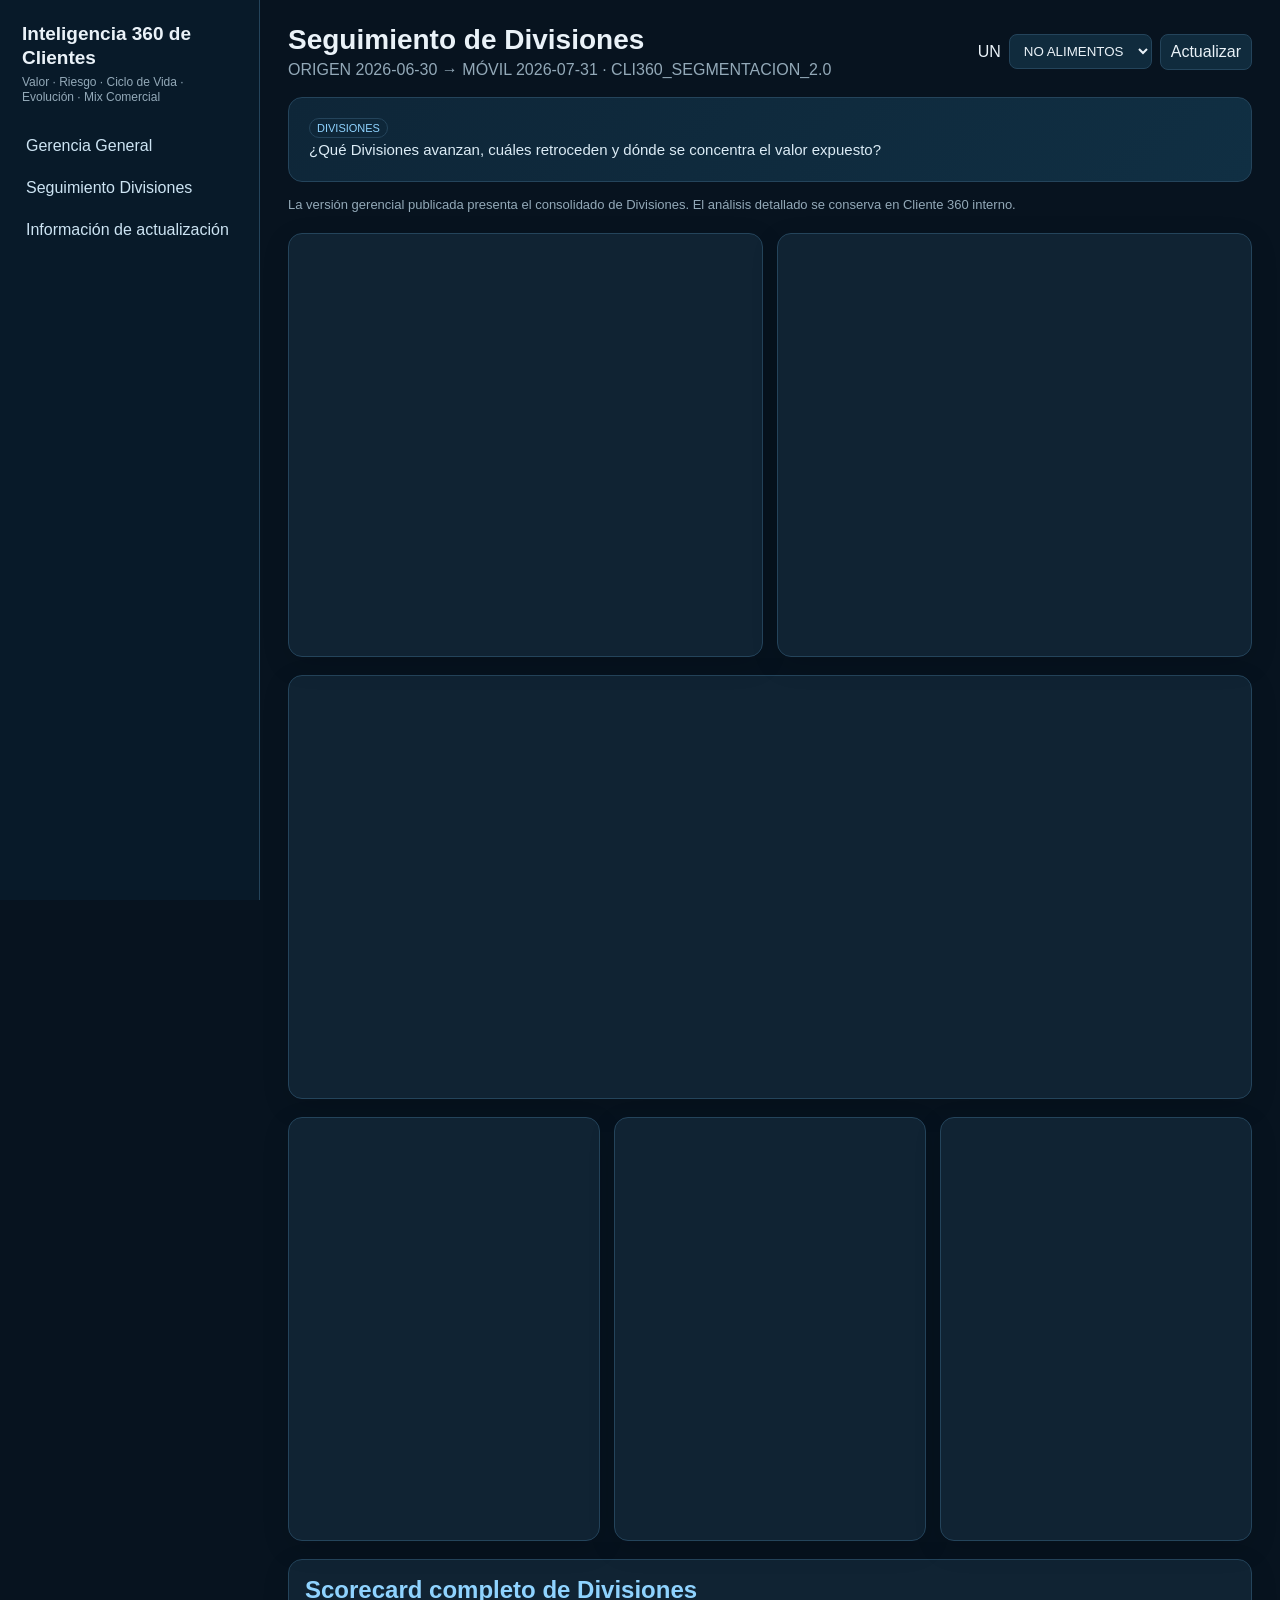
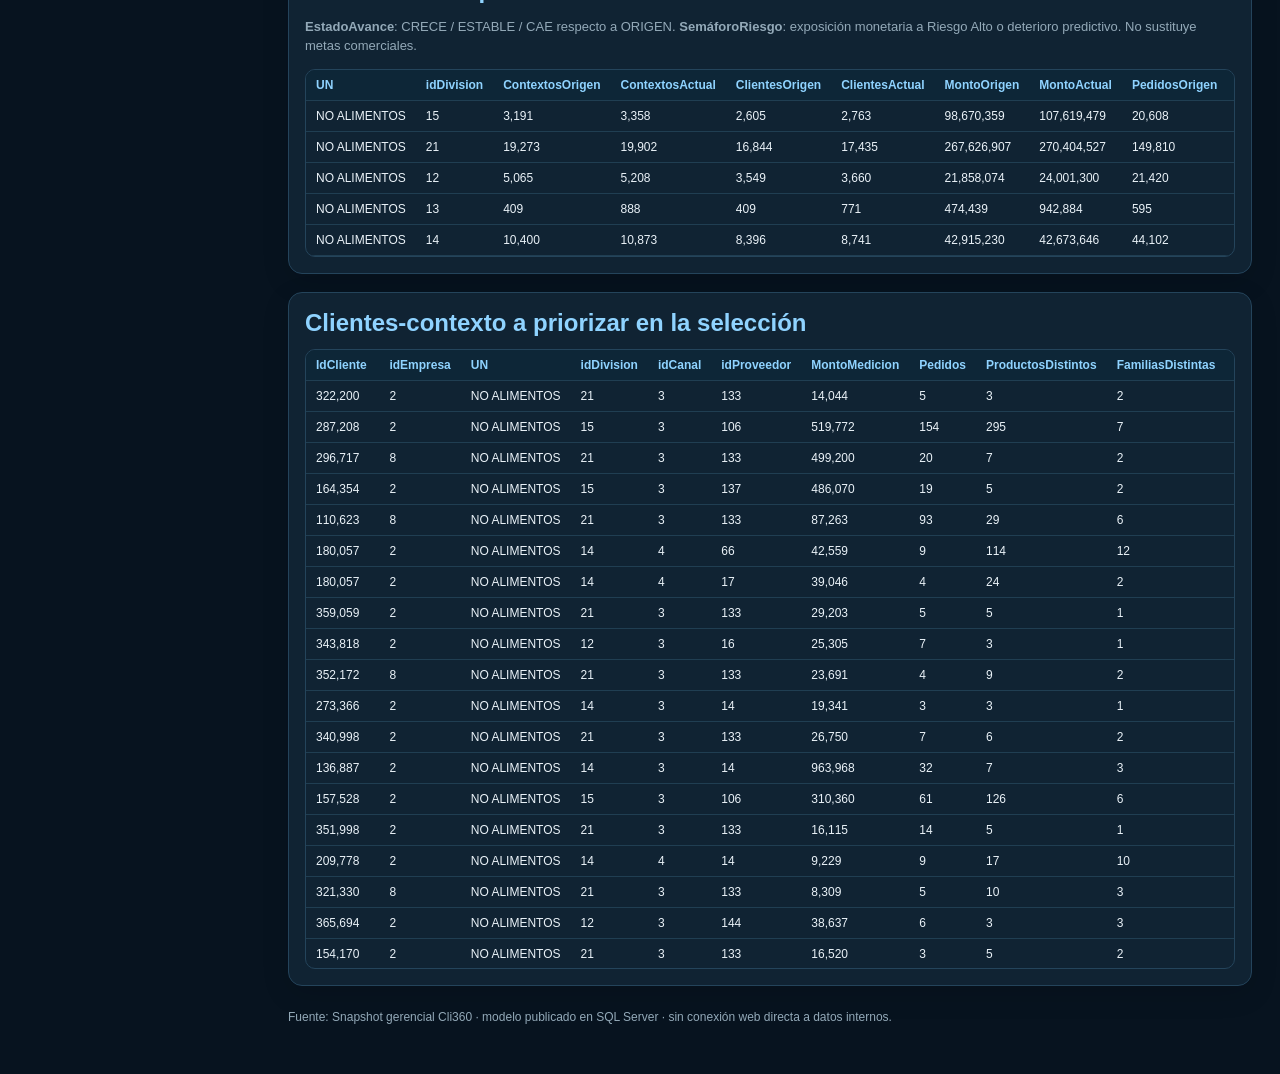
<file: docs/dashboards/segmentacion-clientes-360/releases/20260731-cli360-2-0-5/divisiones--no-alimentos.html>
<!doctype html><html><head><meta charset="utf-8"><meta name="viewport" content="width=device-width,initial-scale=1"><title>Cli360 v2.0.5</title><link rel="stylesheet" href="assets/styles.css"><script src="assets/plotly.min.js"></script></head><body><div class="shell"><aside class="sidebar"><div class="brand">Inteligencia 360 de Clientes<small>Valor · Riesgo · Ciclo de Vida · Evolución · Mix Comercial</small></div><nav class="nav"><a href="gerencia-general--no-alimentos.html">Gerencia General</a><a href="divisiones--no-alimentos.html">Seguimiento Divisiones</a><a href="index.html#actualizacion">Información de actualización</a></nav></aside><main class="content"><div class="topbar"><div class="title"><h1>Seguimiento de Divisiones</h1><p>ORIGEN 2026-06-30 → MÓVIL 2026-07-31 · CLI360_SEGMENTACION_2.0</p></div><div class="filters"><label>UN</label><select onchange="location.href=this.value"><option value="divisiones--todas.html" >TODAS</option><option value="divisiones--alimentos.html" >ALIMENTOS</option><option value="divisiones--electro.html" >ELECTRO</option><option value="divisiones--no-alimentos.html" selected>NO ALIMENTOS</option><option value="divisiones--otros.html" >OTROS</option></select><a href="index.html#actualizacion">Actualizar</a></div></div>
<div class="hero"><span class="tag">DIVISIONES</span><p class="executive-question">¿Qué Divisiones avanzan, cuáles retroceden y dónde se concentra el valor expuesto?</p></div><p class="note">La versión gerencial publicada presenta el consolidado de Divisiones. El análisis detallado se conserva en Cliente 360 interno.</p>

<div class="grid two section"><div class="card chart"><div style="height:390px; width:100%;">                            <div id="a851c695-8d37-47ce-a5e2-eb7536ba7d0c" class="plotly-graph-div" style="height:100%; width:100%;"></div>            <script>                window.PLOTLYENV=window.PLOTLYENV || {};                                if (document.getElementById("a851c695-8d37-47ce-a5e2-eb7536ba7d0c")) {                    Plotly.newPlot(                        "a851c695-8d37-47ce-a5e2-eb7536ba7d0c",                        [{"alignmentgroup":"True","hovertemplate":"UN=NO ALIMENTOS\u003cbr\u003eDivision=%{x}\u003cbr\u003eDeltaMonto=%{y}\u003cextra\u003e\u003c\u002fextra\u003e","legendgroup":"NO ALIMENTOS","marker":{"color":"#636efa","pattern":{"shape":""}},"name":"NO ALIMENTOS","offsetgroup":"NO ALIMENTOS","orientation":"v","showlegend":true,"textposition":"auto","x":["DIV 15","DIV 21","DIV 12","DIV 13","DIV 14"],"xaxis":"x","y":{"dtype":"f8","bdata":"uB6F+68RYUG4HoVLCjFFQUjhehT9WUBBpHA9CnWXHEFmZmZmfn0NwQ=="},"yaxis":"y","type":"bar"}],                        {"template":{"data":{"barpolar":[{"marker":{"line":{"color":"rgb(17,17,17)","width":0.5},"pattern":{"fillmode":"overlay","size":10,"solidity":0.2}},"type":"barpolar"}],"bar":[{"error_x":{"color":"#f2f5fa"},"error_y":{"color":"#f2f5fa"},"marker":{"line":{"color":"rgb(17,17,17)","width":0.5},"pattern":{"fillmode":"overlay","size":10,"solidity":0.2}},"type":"bar"}],"carpet":[{"aaxis":{"endlinecolor":"#A2B1C6","gridcolor":"#506784","linecolor":"#506784","minorgridcolor":"#506784","startlinecolor":"#A2B1C6"},"baxis":{"endlinecolor":"#A2B1C6","gridcolor":"#506784","linecolor":"#506784","minorgridcolor":"#506784","startlinecolor":"#A2B1C6"},"type":"carpet"}],"choropleth":[{"colorbar":{"outlinewidth":0,"ticks":""},"type":"choropleth"}],"contourcarpet":[{"colorbar":{"outlinewidth":0,"ticks":""},"type":"contourcarpet"}],"contour":[{"colorbar":{"outlinewidth":0,"ticks":""},"colorscale":[[0.0,"#0d0887"],[0.1111111111111111,"#46039f"],[0.2222222222222222,"#7201a8"],[0.3333333333333333,"#9c179e"],[0.4444444444444444,"#bd3786"],[0.5555555555555556,"#d8576b"],[0.6666666666666666,"#ed7953"],[0.7777777777777778,"#fb9f3a"],[0.8888888888888888,"#fdca26"],[1.0,"#f0f921"]],"type":"contour"}],"heatmap":[{"colorbar":{"outlinewidth":0,"ticks":""},"colorscale":[[0.0,"#0d0887"],[0.1111111111111111,"#46039f"],[0.2222222222222222,"#7201a8"],[0.3333333333333333,"#9c179e"],[0.4444444444444444,"#bd3786"],[0.5555555555555556,"#d8576b"],[0.6666666666666666,"#ed7953"],[0.7777777777777778,"#fb9f3a"],[0.8888888888888888,"#fdca26"],[1.0,"#f0f921"]],"type":"heatmap"}],"histogram2dcontour":[{"colorbar":{"outlinewidth":0,"ticks":""},"colorscale":[[0.0,"#0d0887"],[0.1111111111111111,"#46039f"],[0.2222222222222222,"#7201a8"],[0.3333333333333333,"#9c179e"],[0.4444444444444444,"#bd3786"],[0.5555555555555556,"#d8576b"],[0.6666666666666666,"#ed7953"],[0.7777777777777778,"#fb9f3a"],[0.8888888888888888,"#fdca26"],[1.0,"#f0f921"]],"type":"histogram2dcontour"}],"histogram2d":[{"colorbar":{"outlinewidth":0,"ticks":""},"colorscale":[[0.0,"#0d0887"],[0.1111111111111111,"#46039f"],[0.2222222222222222,"#7201a8"],[0.3333333333333333,"#9c179e"],[0.4444444444444444,"#bd3786"],[0.5555555555555556,"#d8576b"],[0.6666666666666666,"#ed7953"],[0.7777777777777778,"#fb9f3a"],[0.8888888888888888,"#fdca26"],[1.0,"#f0f921"]],"type":"histogram2d"}],"histogram":[{"marker":{"pattern":{"fillmode":"overlay","size":10,"solidity":0.2}},"type":"histogram"}],"mesh3d":[{"colorbar":{"outlinewidth":0,"ticks":""},"type":"mesh3d"}],"parcoords":[{"line":{"colorbar":{"outlinewidth":0,"ticks":""}},"type":"parcoords"}],"pie":[{"automargin":true,"type":"pie"}],"scatter3d":[{"line":{"colorbar":{"outlinewidth":0,"ticks":""}},"marker":{"colorbar":{"outlinewidth":0,"ticks":""}},"type":"scatter3d"}],"scattercarpet":[{"marker":{"colorbar":{"outlinewidth":0,"ticks":""}},"type":"scattercarpet"}],"scattergeo":[{"marker":{"colorbar":{"outlinewidth":0,"ticks":""}},"type":"scattergeo"}],"scattergl":[{"marker":{"line":{"color":"#283442"}},"type":"scattergl"}],"scattermap":[{"marker":{"colorbar":{"outlinewidth":0,"ticks":""}},"type":"scattermap"}],"scatterpolargl":[{"marker":{"colorbar":{"outlinewidth":0,"ticks":""}},"type":"scatterpolargl"}],"scatterpolar":[{"marker":{"colorbar":{"outlinewidth":0,"ticks":""}},"type":"scatterpolar"}],"scatter":[{"marker":{"line":{"color":"#283442"}},"type":"scatter"}],"scatterternary":[{"marker":{"colorbar":{"outlinewidth":0,"ticks":""}},"type":"scatterternary"}],"surface":[{"colorbar":{"outlinewidth":0,"ticks":""},"colorscale":[[0.0,"#0d0887"],[0.1111111111111111,"#46039f"],[0.2222222222222222,"#7201a8"],[0.3333333333333333,"#9c179e"],[0.4444444444444444,"#bd3786"],[0.5555555555555556,"#d8576b"],[0.6666666666666666,"#ed7953"],[0.7777777777777778,"#fb9f3a"],[0.8888888888888888,"#fdca26"],[1.0,"#f0f921"]],"type":"surface"}],"table":[{"cells":{"fill":{"color":"#506784"},"line":{"color":"rgb(17,17,17)"}},"header":{"fill":{"color":"#2a3f5f"},"line":{"color":"rgb(17,17,17)"}},"type":"table"}]},"layout":{"annotationdefaults":{"arrowcolor":"#f2f5fa","arrowhead":0,"arrowwidth":1},"autotypenumbers":"strict","coloraxis":{"colorbar":{"outlinewidth":0,"ticks":""}},"colorscale":{"diverging":[[0,"#8e0152"],[0.1,"#c51b7d"],[0.2,"#de77ae"],[0.3,"#f1b6da"],[0.4,"#fde0ef"],[0.5,"#f7f7f7"],[0.6,"#e6f5d0"],[0.7,"#b8e186"],[0.8,"#7fbc41"],[0.9,"#4d9221"],[1,"#276419"]],"sequential":[[0.0,"#0d0887"],[0.1111111111111111,"#46039f"],[0.2222222222222222,"#7201a8"],[0.3333333333333333,"#9c179e"],[0.4444444444444444,"#bd3786"],[0.5555555555555556,"#d8576b"],[0.6666666666666666,"#ed7953"],[0.7777777777777778,"#fb9f3a"],[0.8888888888888888,"#fdca26"],[1.0,"#f0f921"]],"sequentialminus":[[0.0,"#0d0887"],[0.1111111111111111,"#46039f"],[0.2222222222222222,"#7201a8"],[0.3333333333333333,"#9c179e"],[0.4444444444444444,"#bd3786"],[0.5555555555555556,"#d8576b"],[0.6666666666666666,"#ed7953"],[0.7777777777777778,"#fb9f3a"],[0.8888888888888888,"#fdca26"],[1.0,"#f0f921"]]},"colorway":["#636efa","#EF553B","#00cc96","#ab63fa","#FFA15A","#19d3f3","#FF6692","#B6E880","#FF97FF","#FECB52"],"font":{"color":"#f2f5fa"},"geo":{"bgcolor":"rgb(17,17,17)","lakecolor":"rgb(17,17,17)","landcolor":"rgb(17,17,17)","showlakes":true,"showland":true,"subunitcolor":"#506784"},"hoverlabel":{"align":"left"},"hovermode":"closest","paper_bgcolor":"rgb(17,17,17)","plot_bgcolor":"rgb(17,17,17)","polar":{"angularaxis":{"gridcolor":"#506784","linecolor":"#506784","ticks":""},"bgcolor":"rgb(17,17,17)","radialaxis":{"gridcolor":"#506784","linecolor":"#506784","ticks":""}},"scene":{"xaxis":{"backgroundcolor":"rgb(17,17,17)","gridcolor":"#506784","gridwidth":2,"linecolor":"#506784","showbackground":true,"ticks":"","zerolinecolor":"#C8D4E3"},"yaxis":{"backgroundcolor":"rgb(17,17,17)","gridcolor":"#506784","gridwidth":2,"linecolor":"#506784","showbackground":true,"ticks":"","zerolinecolor":"#C8D4E3"},"zaxis":{"backgroundcolor":"rgb(17,17,17)","gridcolor":"#506784","gridwidth":2,"linecolor":"#506784","showbackground":true,"ticks":"","zerolinecolor":"#C8D4E3"}},"shapedefaults":{"line":{"color":"#f2f5fa"}},"sliderdefaults":{"bgcolor":"#C8D4E3","bordercolor":"rgb(17,17,17)","borderwidth":1,"tickwidth":0},"ternary":{"aaxis":{"gridcolor":"#506784","linecolor":"#506784","ticks":""},"baxis":{"gridcolor":"#506784","linecolor":"#506784","ticks":""},"bgcolor":"rgb(17,17,17)","caxis":{"gridcolor":"#506784","linecolor":"#506784","ticks":""}},"title":{"x":0.05},"updatemenudefaults":{"bgcolor":"#506784","borderwidth":0},"xaxis":{"automargin":true,"gridcolor":"#283442","linecolor":"#506784","ticks":"","title":{"standoff":15},"zerolinecolor":"#283442","zerolinewidth":2},"yaxis":{"automargin":true,"gridcolor":"#283442","linecolor":"#506784","ticks":"","title":{"standoff":15},"zerolinecolor":"#283442","zerolinewidth":2}}},"xaxis":{"anchor":"y","domain":[0.0,1.0],"title":{"text":"Division"}},"yaxis":{"anchor":"x","domain":[0.0,1.0],"title":{"text":"DeltaMonto"}},"legend":{"title":{"text":"UN"},"tracegroupgap":0,"orientation":"h","yanchor":"bottom","y":1.02,"xanchor":"left","x":0},"margin":{"t":55,"l":45,"r":25,"b":45},"barmode":"group","title":{"text":"\u0394 Monto por Divisi\u00f3n"},"paper_bgcolor":"rgba(0,0,0,0)","plot_bgcolor":"rgba(0,0,0,0)","height":390},                        {"displaylogo": false, "responsive": true, "modeBarButtonsToRemove": ["lasso2d", "select2d"]}                    )                };            </script>        </div></div><div class="card chart"><div style="height:390px; width:100%;">                            <div id="6ef4eb0e-827c-4023-b928-27c95735f776" class="plotly-graph-div" style="height:100%; width:100%;"></div>            <script>                window.PLOTLYENV=window.PLOTLYENV || {};                                if (document.getElementById("6ef4eb0e-827c-4023-b928-27c95735f776")) {                    Plotly.newPlot(                        "6ef4eb0e-827c-4023-b928-27c95735f776",                        [{"customdata":[["DIV 15",12.001386,60.060354,"VERDE"],["DIV 21",6.763743,62.363116,"VERDE"],["DIV 12",9.947765,47.791524,"VERDE"],["DIV 13",3.119608,50.746677,"VERDE"],["DIV 14",15.914834,48.3703,"VERDE"]],"hovertemplate":"UN=NO ALIMENTOS\u003cbr\u003eVarMontoPct=%{x}\u003cbr\u003ePctMontoRiesgo=%{y}\u003cbr\u003eMontoActual=%{marker.size}\u003cbr\u003eDivision=%{customdata[0]}\u003cbr\u003ePctMontoPredAlta=%{customdata[1]}\u003cbr\u003eScoreOportunidadActual=%{customdata[2]}\u003cbr\u003eSemaforoRiesgo=%{customdata[3]}\u003cextra\u003e\u003c\u002fextra\u003e","legendgroup":"NO ALIMENTOS","marker":{"color":"#636efa","size":{"dtype":"f8","bdata":"9ihcWpKomUFmZiavCx6wQXE9Cj+x43ZBFK5H4UjGLEEUrkdxL1mEQQ=="},"sizemode":"area","sizeref":676011.317875,"symbol":"circle"},"mode":"markers","name":"NO ALIMENTOS","orientation":"v","showlegend":true,"x":{"dtype":"f8","bdata":"jSWsjbEjIkAJ\u002freSHZvwP20ANiBCnCNAKdAn8iSvWEBg5jv4iQPivw=="},"xaxis":"x","y":{"dtype":"f8","bdata":"mBb1Se4AGEBZT62+uooJQPm84qlHah9AAAAAAAAAAAA5mE2AYZkmQA=="},"yaxis":"y","type":"scatter"}],                        {"template":{"data":{"barpolar":[{"marker":{"line":{"color":"rgb(17,17,17)","width":0.5},"pattern":{"fillmode":"overlay","size":10,"solidity":0.2}},"type":"barpolar"}],"bar":[{"error_x":{"color":"#f2f5fa"},"error_y":{"color":"#f2f5fa"},"marker":{"line":{"color":"rgb(17,17,17)","width":0.5},"pattern":{"fillmode":"overlay","size":10,"solidity":0.2}},"type":"bar"}],"carpet":[{"aaxis":{"endlinecolor":"#A2B1C6","gridcolor":"#506784","linecolor":"#506784","minorgridcolor":"#506784","startlinecolor":"#A2B1C6"},"baxis":{"endlinecolor":"#A2B1C6","gridcolor":"#506784","linecolor":"#506784","minorgridcolor":"#506784","startlinecolor":"#A2B1C6"},"type":"carpet"}],"choropleth":[{"colorbar":{"outlinewidth":0,"ticks":""},"type":"choropleth"}],"contourcarpet":[{"colorbar":{"outlinewidth":0,"ticks":""},"type":"contourcarpet"}],"contour":[{"colorbar":{"outlinewidth":0,"ticks":""},"colorscale":[[0.0,"#0d0887"],[0.1111111111111111,"#46039f"],[0.2222222222222222,"#7201a8"],[0.3333333333333333,"#9c179e"],[0.4444444444444444,"#bd3786"],[0.5555555555555556,"#d8576b"],[0.6666666666666666,"#ed7953"],[0.7777777777777778,"#fb9f3a"],[0.8888888888888888,"#fdca26"],[1.0,"#f0f921"]],"type":"contour"}],"heatmap":[{"colorbar":{"outlinewidth":0,"ticks":""},"colorscale":[[0.0,"#0d0887"],[0.1111111111111111,"#46039f"],[0.2222222222222222,"#7201a8"],[0.3333333333333333,"#9c179e"],[0.4444444444444444,"#bd3786"],[0.5555555555555556,"#d8576b"],[0.6666666666666666,"#ed7953"],[0.7777777777777778,"#fb9f3a"],[0.8888888888888888,"#fdca26"],[1.0,"#f0f921"]],"type":"heatmap"}],"histogram2dcontour":[{"colorbar":{"outlinewidth":0,"ticks":""},"colorscale":[[0.0,"#0d0887"],[0.1111111111111111,"#46039f"],[0.2222222222222222,"#7201a8"],[0.3333333333333333,"#9c179e"],[0.4444444444444444,"#bd3786"],[0.5555555555555556,"#d8576b"],[0.6666666666666666,"#ed7953"],[0.7777777777777778,"#fb9f3a"],[0.8888888888888888,"#fdca26"],[1.0,"#f0f921"]],"type":"histogram2dcontour"}],"histogram2d":[{"colorbar":{"outlinewidth":0,"ticks":""},"colorscale":[[0.0,"#0d0887"],[0.1111111111111111,"#46039f"],[0.2222222222222222,"#7201a8"],[0.3333333333333333,"#9c179e"],[0.4444444444444444,"#bd3786"],[0.5555555555555556,"#d8576b"],[0.6666666666666666,"#ed7953"],[0.7777777777777778,"#fb9f3a"],[0.8888888888888888,"#fdca26"],[1.0,"#f0f921"]],"type":"histogram2d"}],"histogram":[{"marker":{"pattern":{"fillmode":"overlay","size":10,"solidity":0.2}},"type":"histogram"}],"mesh3d":[{"colorbar":{"outlinewidth":0,"ticks":""},"type":"mesh3d"}],"parcoords":[{"line":{"colorbar":{"outlinewidth":0,"ticks":""}},"type":"parcoords"}],"pie":[{"automargin":true,"type":"pie"}],"scatter3d":[{"line":{"colorbar":{"outlinewidth":0,"ticks":""}},"marker":{"colorbar":{"outlinewidth":0,"ticks":""}},"type":"scatter3d"}],"scattercarpet":[{"marker":{"colorbar":{"outlinewidth":0,"ticks":""}},"type":"scattercarpet"}],"scattergeo":[{"marker":{"colorbar":{"outlinewidth":0,"ticks":""}},"type":"scattergeo"}],"scattergl":[{"marker":{"line":{"color":"#283442"}},"type":"scattergl"}],"scattermap":[{"marker":{"colorbar":{"outlinewidth":0,"ticks":""}},"type":"scattermap"}],"scatterpolargl":[{"marker":{"colorbar":{"outlinewidth":0,"ticks":""}},"type":"scatterpolargl"}],"scatterpolar":[{"marker":{"colorbar":{"outlinewidth":0,"ticks":""}},"type":"scatterpolar"}],"scatter":[{"marker":{"line":{"color":"#283442"}},"type":"scatter"}],"scatterternary":[{"marker":{"colorbar":{"outlinewidth":0,"ticks":""}},"type":"scatterternary"}],"surface":[{"colorbar":{"outlinewidth":0,"ticks":""},"colorscale":[[0.0,"#0d0887"],[0.1111111111111111,"#46039f"],[0.2222222222222222,"#7201a8"],[0.3333333333333333,"#9c179e"],[0.4444444444444444,"#bd3786"],[0.5555555555555556,"#d8576b"],[0.6666666666666666,"#ed7953"],[0.7777777777777778,"#fb9f3a"],[0.8888888888888888,"#fdca26"],[1.0,"#f0f921"]],"type":"surface"}],"table":[{"cells":{"fill":{"color":"#506784"},"line":{"color":"rgb(17,17,17)"}},"header":{"fill":{"color":"#2a3f5f"},"line":{"color":"rgb(17,17,17)"}},"type":"table"}]},"layout":{"annotationdefaults":{"arrowcolor":"#f2f5fa","arrowhead":0,"arrowwidth":1},"autotypenumbers":"strict","coloraxis":{"colorbar":{"outlinewidth":0,"ticks":""}},"colorscale":{"diverging":[[0,"#8e0152"],[0.1,"#c51b7d"],[0.2,"#de77ae"],[0.3,"#f1b6da"],[0.4,"#fde0ef"],[0.5,"#f7f7f7"],[0.6,"#e6f5d0"],[0.7,"#b8e186"],[0.8,"#7fbc41"],[0.9,"#4d9221"],[1,"#276419"]],"sequential":[[0.0,"#0d0887"],[0.1111111111111111,"#46039f"],[0.2222222222222222,"#7201a8"],[0.3333333333333333,"#9c179e"],[0.4444444444444444,"#bd3786"],[0.5555555555555556,"#d8576b"],[0.6666666666666666,"#ed7953"],[0.7777777777777778,"#fb9f3a"],[0.8888888888888888,"#fdca26"],[1.0,"#f0f921"]],"sequentialminus":[[0.0,"#0d0887"],[0.1111111111111111,"#46039f"],[0.2222222222222222,"#7201a8"],[0.3333333333333333,"#9c179e"],[0.4444444444444444,"#bd3786"],[0.5555555555555556,"#d8576b"],[0.6666666666666666,"#ed7953"],[0.7777777777777778,"#fb9f3a"],[0.8888888888888888,"#fdca26"],[1.0,"#f0f921"]]},"colorway":["#636efa","#EF553B","#00cc96","#ab63fa","#FFA15A","#19d3f3","#FF6692","#B6E880","#FF97FF","#FECB52"],"font":{"color":"#f2f5fa"},"geo":{"bgcolor":"rgb(17,17,17)","lakecolor":"rgb(17,17,17)","landcolor":"rgb(17,17,17)","showlakes":true,"showland":true,"subunitcolor":"#506784"},"hoverlabel":{"align":"left"},"hovermode":"closest","paper_bgcolor":"rgb(17,17,17)","plot_bgcolor":"rgb(17,17,17)","polar":{"angularaxis":{"gridcolor":"#506784","linecolor":"#506784","ticks":""},"bgcolor":"rgb(17,17,17)","radialaxis":{"gridcolor":"#506784","linecolor":"#506784","ticks":""}},"scene":{"xaxis":{"backgroundcolor":"rgb(17,17,17)","gridcolor":"#506784","gridwidth":2,"linecolor":"#506784","showbackground":true,"ticks":"","zerolinecolor":"#C8D4E3"},"yaxis":{"backgroundcolor":"rgb(17,17,17)","gridcolor":"#506784","gridwidth":2,"linecolor":"#506784","showbackground":true,"ticks":"","zerolinecolor":"#C8D4E3"},"zaxis":{"backgroundcolor":"rgb(17,17,17)","gridcolor":"#506784","gridwidth":2,"linecolor":"#506784","showbackground":true,"ticks":"","zerolinecolor":"#C8D4E3"}},"shapedefaults":{"line":{"color":"#f2f5fa"}},"sliderdefaults":{"bgcolor":"#C8D4E3","bordercolor":"rgb(17,17,17)","borderwidth":1,"tickwidth":0},"ternary":{"aaxis":{"gridcolor":"#506784","linecolor":"#506784","ticks":""},"baxis":{"gridcolor":"#506784","linecolor":"#506784","ticks":""},"bgcolor":"rgb(17,17,17)","caxis":{"gridcolor":"#506784","linecolor":"#506784","ticks":""}},"title":{"x":0.05},"updatemenudefaults":{"bgcolor":"#506784","borderwidth":0},"xaxis":{"automargin":true,"gridcolor":"#283442","linecolor":"#506784","ticks":"","title":{"standoff":15},"zerolinecolor":"#283442","zerolinewidth":2},"yaxis":{"automargin":true,"gridcolor":"#283442","linecolor":"#506784","ticks":"","title":{"standoff":15},"zerolinecolor":"#283442","zerolinewidth":2}}},"xaxis":{"anchor":"y","domain":[0.0,1.0],"title":{"text":"\u0394 Monto (%)"}},"yaxis":{"anchor":"x","domain":[0.0,1.0],"title":{"text":"Monto en RIESGO ALTO (%)"}},"legend":{"title":{"text":"UN"},"tracegroupgap":0,"itemsizing":"constant","orientation":"h","yanchor":"bottom","y":1.02,"xanchor":"left","x":0},"margin":{"t":55,"l":45,"r":25,"b":45},"shapes":[{"line":{"color":"#93a9b8","dash":"dash"},"type":"line","x0":0,"x1":0,"xref":"x","y0":0,"y1":1,"yref":"y domain"},{"line":{"color":"#fbbf24","dash":"dash"},"type":"line","x0":0,"x1":1,"xref":"x domain","y0":20.0,"y1":20.0,"yref":"y"}],"title":{"text":"Mapa de avance y riesgo"},"paper_bgcolor":"rgba(0,0,0,0)","plot_bgcolor":"rgba(0,0,0,0)","height":390},                        {"displaylogo": false, "responsive": true, "modeBarButtonsToRemove": ["lasso2d", "select2d"]}                    )                };            </script>        </div></div></div><div class="card section chart"><div style="height:390px; width:100%;">                            <div id="95e35b50-fff9-487d-a2d1-dc5284c1daeb" class="plotly-graph-div" style="height:100%; width:100%;"></div>            <script>                window.PLOTLYENV=window.PLOTLYENV || {};                                if (document.getElementById("95e35b50-fff9-487d-a2d1-dc5284c1daeb")) {                    Plotly.newPlot(                        "95e35b50-fff9-487d-a2d1-dc5284c1daeb",                        [{"hovertemplate":"UN=NO ALIMENTOS\u003cbr\u003eFechaCorte=%{x}\u003cbr\u003eMontoMedicion=%{y}\u003cextra\u003e\u003c\u002fextra\u003e","legendgroup":"NO ALIMENTOS","line":{"color":"#636efa","dash":"solid"},"marker":{"symbol":"circle"},"mode":"lines+markers","name":"NO ALIMENTOS","orientation":"v","showlegend":true,"x":["2026-06-30","2026-06-30","2026-06-30","2026-06-30","2026-06-30","2026-07-31","2026-07-31","2026-07-31","2026-07-31","2026-07-31"],"xaxis":"x","y":{"dtype":"f8","bdata":"SOF6nHHYdEGF61G4HPUcQXsUru+sdoRBH4XrWlyGl0FSuB41U+evQXE9Cj+x43ZBFK5H4UjGLEEUrkdxL1mEQfYoXFqSqJlBZmYmrwsesEE="},"yaxis":"y","type":"scatter"}],                        {"template":{"data":{"barpolar":[{"marker":{"line":{"color":"rgb(17,17,17)","width":0.5},"pattern":{"fillmode":"overlay","size":10,"solidity":0.2}},"type":"barpolar"}],"bar":[{"error_x":{"color":"#f2f5fa"},"error_y":{"color":"#f2f5fa"},"marker":{"line":{"color":"rgb(17,17,17)","width":0.5},"pattern":{"fillmode":"overlay","size":10,"solidity":0.2}},"type":"bar"}],"carpet":[{"aaxis":{"endlinecolor":"#A2B1C6","gridcolor":"#506784","linecolor":"#506784","minorgridcolor":"#506784","startlinecolor":"#A2B1C6"},"baxis":{"endlinecolor":"#A2B1C6","gridcolor":"#506784","linecolor":"#506784","minorgridcolor":"#506784","startlinecolor":"#A2B1C6"},"type":"carpet"}],"choropleth":[{"colorbar":{"outlinewidth":0,"ticks":""},"type":"choropleth"}],"contourcarpet":[{"colorbar":{"outlinewidth":0,"ticks":""},"type":"contourcarpet"}],"contour":[{"colorbar":{"outlinewidth":0,"ticks":""},"colorscale":[[0.0,"#0d0887"],[0.1111111111111111,"#46039f"],[0.2222222222222222,"#7201a8"],[0.3333333333333333,"#9c179e"],[0.4444444444444444,"#bd3786"],[0.5555555555555556,"#d8576b"],[0.6666666666666666,"#ed7953"],[0.7777777777777778,"#fb9f3a"],[0.8888888888888888,"#fdca26"],[1.0,"#f0f921"]],"type":"contour"}],"heatmap":[{"colorbar":{"outlinewidth":0,"ticks":""},"colorscale":[[0.0,"#0d0887"],[0.1111111111111111,"#46039f"],[0.2222222222222222,"#7201a8"],[0.3333333333333333,"#9c179e"],[0.4444444444444444,"#bd3786"],[0.5555555555555556,"#d8576b"],[0.6666666666666666,"#ed7953"],[0.7777777777777778,"#fb9f3a"],[0.8888888888888888,"#fdca26"],[1.0,"#f0f921"]],"type":"heatmap"}],"histogram2dcontour":[{"colorbar":{"outlinewidth":0,"ticks":""},"colorscale":[[0.0,"#0d0887"],[0.1111111111111111,"#46039f"],[0.2222222222222222,"#7201a8"],[0.3333333333333333,"#9c179e"],[0.4444444444444444,"#bd3786"],[0.5555555555555556,"#d8576b"],[0.6666666666666666,"#ed7953"],[0.7777777777777778,"#fb9f3a"],[0.8888888888888888,"#fdca26"],[1.0,"#f0f921"]],"type":"histogram2dcontour"}],"histogram2d":[{"colorbar":{"outlinewidth":0,"ticks":""},"colorscale":[[0.0,"#0d0887"],[0.1111111111111111,"#46039f"],[0.2222222222222222,"#7201a8"],[0.3333333333333333,"#9c179e"],[0.4444444444444444,"#bd3786"],[0.5555555555555556,"#d8576b"],[0.6666666666666666,"#ed7953"],[0.7777777777777778,"#fb9f3a"],[0.8888888888888888,"#fdca26"],[1.0,"#f0f921"]],"type":"histogram2d"}],"histogram":[{"marker":{"pattern":{"fillmode":"overlay","size":10,"solidity":0.2}},"type":"histogram"}],"mesh3d":[{"colorbar":{"outlinewidth":0,"ticks":""},"type":"mesh3d"}],"parcoords":[{"line":{"colorbar":{"outlinewidth":0,"ticks":""}},"type":"parcoords"}],"pie":[{"automargin":true,"type":"pie"}],"scatter3d":[{"line":{"colorbar":{"outlinewidth":0,"ticks":""}},"marker":{"colorbar":{"outlinewidth":0,"ticks":""}},"type":"scatter3d"}],"scattercarpet":[{"marker":{"colorbar":{"outlinewidth":0,"ticks":""}},"type":"scattercarpet"}],"scattergeo":[{"marker":{"colorbar":{"outlinewidth":0,"ticks":""}},"type":"scattergeo"}],"scattergl":[{"marker":{"line":{"color":"#283442"}},"type":"scattergl"}],"scattermap":[{"marker":{"colorbar":{"outlinewidth":0,"ticks":""}},"type":"scattermap"}],"scatterpolargl":[{"marker":{"colorbar":{"outlinewidth":0,"ticks":""}},"type":"scatterpolargl"}],"scatterpolar":[{"marker":{"colorbar":{"outlinewidth":0,"ticks":""}},"type":"scatterpolar"}],"scatter":[{"marker":{"line":{"color":"#283442"}},"type":"scatter"}],"scatterternary":[{"marker":{"colorbar":{"outlinewidth":0,"ticks":""}},"type":"scatterternary"}],"surface":[{"colorbar":{"outlinewidth":0,"ticks":""},"colorscale":[[0.0,"#0d0887"],[0.1111111111111111,"#46039f"],[0.2222222222222222,"#7201a8"],[0.3333333333333333,"#9c179e"],[0.4444444444444444,"#bd3786"],[0.5555555555555556,"#d8576b"],[0.6666666666666666,"#ed7953"],[0.7777777777777778,"#fb9f3a"],[0.8888888888888888,"#fdca26"],[1.0,"#f0f921"]],"type":"surface"}],"table":[{"cells":{"fill":{"color":"#506784"},"line":{"color":"rgb(17,17,17)"}},"header":{"fill":{"color":"#2a3f5f"},"line":{"color":"rgb(17,17,17)"}},"type":"table"}]},"layout":{"annotationdefaults":{"arrowcolor":"#f2f5fa","arrowhead":0,"arrowwidth":1},"autotypenumbers":"strict","coloraxis":{"colorbar":{"outlinewidth":0,"ticks":""}},"colorscale":{"diverging":[[0,"#8e0152"],[0.1,"#c51b7d"],[0.2,"#de77ae"],[0.3,"#f1b6da"],[0.4,"#fde0ef"],[0.5,"#f7f7f7"],[0.6,"#e6f5d0"],[0.7,"#b8e186"],[0.8,"#7fbc41"],[0.9,"#4d9221"],[1,"#276419"]],"sequential":[[0.0,"#0d0887"],[0.1111111111111111,"#46039f"],[0.2222222222222222,"#7201a8"],[0.3333333333333333,"#9c179e"],[0.4444444444444444,"#bd3786"],[0.5555555555555556,"#d8576b"],[0.6666666666666666,"#ed7953"],[0.7777777777777778,"#fb9f3a"],[0.8888888888888888,"#fdca26"],[1.0,"#f0f921"]],"sequentialminus":[[0.0,"#0d0887"],[0.1111111111111111,"#46039f"],[0.2222222222222222,"#7201a8"],[0.3333333333333333,"#9c179e"],[0.4444444444444444,"#bd3786"],[0.5555555555555556,"#d8576b"],[0.6666666666666666,"#ed7953"],[0.7777777777777778,"#fb9f3a"],[0.8888888888888888,"#fdca26"],[1.0,"#f0f921"]]},"colorway":["#636efa","#EF553B","#00cc96","#ab63fa","#FFA15A","#19d3f3","#FF6692","#B6E880","#FF97FF","#FECB52"],"font":{"color":"#f2f5fa"},"geo":{"bgcolor":"rgb(17,17,17)","lakecolor":"rgb(17,17,17)","landcolor":"rgb(17,17,17)","showlakes":true,"showland":true,"subunitcolor":"#506784"},"hoverlabel":{"align":"left"},"hovermode":"closest","paper_bgcolor":"rgb(17,17,17)","plot_bgcolor":"rgb(17,17,17)","polar":{"angularaxis":{"gridcolor":"#506784","linecolor":"#506784","ticks":""},"bgcolor":"rgb(17,17,17)","radialaxis":{"gridcolor":"#506784","linecolor":"#506784","ticks":""}},"scene":{"xaxis":{"backgroundcolor":"rgb(17,17,17)","gridcolor":"#506784","gridwidth":2,"linecolor":"#506784","showbackground":true,"ticks":"","zerolinecolor":"#C8D4E3"},"yaxis":{"backgroundcolor":"rgb(17,17,17)","gridcolor":"#506784","gridwidth":2,"linecolor":"#506784","showbackground":true,"ticks":"","zerolinecolor":"#C8D4E3"},"zaxis":{"backgroundcolor":"rgb(17,17,17)","gridcolor":"#506784","gridwidth":2,"linecolor":"#506784","showbackground":true,"ticks":"","zerolinecolor":"#C8D4E3"}},"shapedefaults":{"line":{"color":"#f2f5fa"}},"sliderdefaults":{"bgcolor":"#C8D4E3","bordercolor":"rgb(17,17,17)","borderwidth":1,"tickwidth":0},"ternary":{"aaxis":{"gridcolor":"#506784","linecolor":"#506784","ticks":""},"baxis":{"gridcolor":"#506784","linecolor":"#506784","ticks":""},"bgcolor":"rgb(17,17,17)","caxis":{"gridcolor":"#506784","linecolor":"#506784","ticks":""}},"title":{"x":0.05},"updatemenudefaults":{"bgcolor":"#506784","borderwidth":0},"xaxis":{"automargin":true,"gridcolor":"#283442","linecolor":"#506784","ticks":"","title":{"standoff":15},"zerolinecolor":"#283442","zerolinewidth":2},"yaxis":{"automargin":true,"gridcolor":"#283442","linecolor":"#506784","ticks":"","title":{"standoff":15},"zerolinecolor":"#283442","zerolinewidth":2}}},"xaxis":{"anchor":"y","domain":[0.0,1.0],"title":{"text":"FechaCorte"}},"yaxis":{"anchor":"x","domain":[0.0,1.0],"title":{"text":"MontoMedicion"}},"legend":{"title":{"text":"UN"},"tracegroupgap":0,"orientation":"h","yanchor":"bottom","y":1.02,"xanchor":"left","x":0},"margin":{"t":55,"l":45,"r":25,"b":45},"title":{"text":"Tendencia MontoMedicion de la selecci\u00f3n"},"paper_bgcolor":"rgba(0,0,0,0)","plot_bgcolor":"rgba(0,0,0,0)","height":390},                        {"displaylogo": false, "responsive": true, "modeBarButtonsToRemove": ["lasso2d", "select2d"]}                    )                };            </script>        </div></div><div class="grid three section"><div class="card chart"><div style="height:390px; width:100%;">                            <div id="d824aaf4-ff16-4b6d-b67d-5738968b0b12" class="plotly-graph-div" style="height:100%; width:100%;"></div>            <script>                window.PLOTLYENV=window.PLOTLYENV || {};                                if (document.getElementById("d824aaf4-ff16-4b6d-b67d-5738968b0b12")) {                    Plotly.newPlot(                        "d824aaf4-ff16-4b6d-b67d-5738968b0b12",                        [{"hovertemplate":"UN=NO ALIMENTOS\u003cbr\u003eSegmentoBase=%{x}\u003cbr\u003eMontoMedicion=%{y}\u003cextra\u003e\u003c\u002fextra\u003e","legendgroup":"NO ALIMENTOS","marker":{"color":"#636efa","pattern":{"shape":""}},"name":"NO ALIMENTOS","orientation":"v","showlegend":true,"textposition":"auto","x":["ESTRATEGICO","ESTRATEGICO","ESTRATEGICO","ESTRATEGICO","CONSOLIDADO","CONSOLIDADO","CONSOLIDADO","POTENCIAL DE DESARROLLO","POTENCIAL DE DESARROLLO","CONSOLIDADO","POTENCIAL DE DESARROLLO","POTENCIAL DE DESARROLLO","CONSOLIDADO","BAJA ACTIVIDAD","ESTRATEGICO","BAJA ACTIVIDAD","BAJA ACTIVIDAD","BAJA ACTIVIDAD","POTENCIAL DE DESARROLLO","BAJA ACTIVIDAD"],"xaxis":"x","y":{"dtype":"f8","bdata":"4XqU2vLMrUFmZmY2Nj+WQXsUroMDvXxBrkfhbnttckHD9SgMpsBmQVK4Hp3PgGNBzczMNBOMYkEUrkdRIpNfQdejcB1Py1BBFK5HAblpSEEUrkeh5QY9QY\u002fC9Sh3OjNBhetRuJa6I0H2KFyPTSEZQaRwPQr3WAtBhetRuJ6rCkHhehSuQQQKQaRwPQqXSQZBXI\u002fC9Zh15EAUrkfhWsPdQA=="},"yaxis":"y","type":"bar"}],                        {"template":{"data":{"barpolar":[{"marker":{"line":{"color":"rgb(17,17,17)","width":0.5},"pattern":{"fillmode":"overlay","size":10,"solidity":0.2}},"type":"barpolar"}],"bar":[{"error_x":{"color":"#f2f5fa"},"error_y":{"color":"#f2f5fa"},"marker":{"line":{"color":"rgb(17,17,17)","width":0.5},"pattern":{"fillmode":"overlay","size":10,"solidity":0.2}},"type":"bar"}],"carpet":[{"aaxis":{"endlinecolor":"#A2B1C6","gridcolor":"#506784","linecolor":"#506784","minorgridcolor":"#506784","startlinecolor":"#A2B1C6"},"baxis":{"endlinecolor":"#A2B1C6","gridcolor":"#506784","linecolor":"#506784","minorgridcolor":"#506784","startlinecolor":"#A2B1C6"},"type":"carpet"}],"choropleth":[{"colorbar":{"outlinewidth":0,"ticks":""},"type":"choropleth"}],"contourcarpet":[{"colorbar":{"outlinewidth":0,"ticks":""},"type":"contourcarpet"}],"contour":[{"colorbar":{"outlinewidth":0,"ticks":""},"colorscale":[[0.0,"#0d0887"],[0.1111111111111111,"#46039f"],[0.2222222222222222,"#7201a8"],[0.3333333333333333,"#9c179e"],[0.4444444444444444,"#bd3786"],[0.5555555555555556,"#d8576b"],[0.6666666666666666,"#ed7953"],[0.7777777777777778,"#fb9f3a"],[0.8888888888888888,"#fdca26"],[1.0,"#f0f921"]],"type":"contour"}],"heatmap":[{"colorbar":{"outlinewidth":0,"ticks":""},"colorscale":[[0.0,"#0d0887"],[0.1111111111111111,"#46039f"],[0.2222222222222222,"#7201a8"],[0.3333333333333333,"#9c179e"],[0.4444444444444444,"#bd3786"],[0.5555555555555556,"#d8576b"],[0.6666666666666666,"#ed7953"],[0.7777777777777778,"#fb9f3a"],[0.8888888888888888,"#fdca26"],[1.0,"#f0f921"]],"type":"heatmap"}],"histogram2dcontour":[{"colorbar":{"outlinewidth":0,"ticks":""},"colorscale":[[0.0,"#0d0887"],[0.1111111111111111,"#46039f"],[0.2222222222222222,"#7201a8"],[0.3333333333333333,"#9c179e"],[0.4444444444444444,"#bd3786"],[0.5555555555555556,"#d8576b"],[0.6666666666666666,"#ed7953"],[0.7777777777777778,"#fb9f3a"],[0.8888888888888888,"#fdca26"],[1.0,"#f0f921"]],"type":"histogram2dcontour"}],"histogram2d":[{"colorbar":{"outlinewidth":0,"ticks":""},"colorscale":[[0.0,"#0d0887"],[0.1111111111111111,"#46039f"],[0.2222222222222222,"#7201a8"],[0.3333333333333333,"#9c179e"],[0.4444444444444444,"#bd3786"],[0.5555555555555556,"#d8576b"],[0.6666666666666666,"#ed7953"],[0.7777777777777778,"#fb9f3a"],[0.8888888888888888,"#fdca26"],[1.0,"#f0f921"]],"type":"histogram2d"}],"histogram":[{"marker":{"pattern":{"fillmode":"overlay","size":10,"solidity":0.2}},"type":"histogram"}],"mesh3d":[{"colorbar":{"outlinewidth":0,"ticks":""},"type":"mesh3d"}],"parcoords":[{"line":{"colorbar":{"outlinewidth":0,"ticks":""}},"type":"parcoords"}],"pie":[{"automargin":true,"type":"pie"}],"scatter3d":[{"line":{"colorbar":{"outlinewidth":0,"ticks":""}},"marker":{"colorbar":{"outlinewidth":0,"ticks":""}},"type":"scatter3d"}],"scattercarpet":[{"marker":{"colorbar":{"outlinewidth":0,"ticks":""}},"type":"scattercarpet"}],"scattergeo":[{"marker":{"colorbar":{"outlinewidth":0,"ticks":""}},"type":"scattergeo"}],"scattergl":[{"marker":{"line":{"color":"#283442"}},"type":"scattergl"}],"scattermap":[{"marker":{"colorbar":{"outlinewidth":0,"ticks":""}},"type":"scattermap"}],"scatterpolargl":[{"marker":{"colorbar":{"outlinewidth":0,"ticks":""}},"type":"scatterpolargl"}],"scatterpolar":[{"marker":{"colorbar":{"outlinewidth":0,"ticks":""}},"type":"scatterpolar"}],"scatter":[{"marker":{"line":{"color":"#283442"}},"type":"scatter"}],"scatterternary":[{"marker":{"colorbar":{"outlinewidth":0,"ticks":""}},"type":"scatterternary"}],"surface":[{"colorbar":{"outlinewidth":0,"ticks":""},"colorscale":[[0.0,"#0d0887"],[0.1111111111111111,"#46039f"],[0.2222222222222222,"#7201a8"],[0.3333333333333333,"#9c179e"],[0.4444444444444444,"#bd3786"],[0.5555555555555556,"#d8576b"],[0.6666666666666666,"#ed7953"],[0.7777777777777778,"#fb9f3a"],[0.8888888888888888,"#fdca26"],[1.0,"#f0f921"]],"type":"surface"}],"table":[{"cells":{"fill":{"color":"#506784"},"line":{"color":"rgb(17,17,17)"}},"header":{"fill":{"color":"#2a3f5f"},"line":{"color":"rgb(17,17,17)"}},"type":"table"}]},"layout":{"annotationdefaults":{"arrowcolor":"#f2f5fa","arrowhead":0,"arrowwidth":1},"autotypenumbers":"strict","coloraxis":{"colorbar":{"outlinewidth":0,"ticks":""}},"colorscale":{"diverging":[[0,"#8e0152"],[0.1,"#c51b7d"],[0.2,"#de77ae"],[0.3,"#f1b6da"],[0.4,"#fde0ef"],[0.5,"#f7f7f7"],[0.6,"#e6f5d0"],[0.7,"#b8e186"],[0.8,"#7fbc41"],[0.9,"#4d9221"],[1,"#276419"]],"sequential":[[0.0,"#0d0887"],[0.1111111111111111,"#46039f"],[0.2222222222222222,"#7201a8"],[0.3333333333333333,"#9c179e"],[0.4444444444444444,"#bd3786"],[0.5555555555555556,"#d8576b"],[0.6666666666666666,"#ed7953"],[0.7777777777777778,"#fb9f3a"],[0.8888888888888888,"#fdca26"],[1.0,"#f0f921"]],"sequentialminus":[[0.0,"#0d0887"],[0.1111111111111111,"#46039f"],[0.2222222222222222,"#7201a8"],[0.3333333333333333,"#9c179e"],[0.4444444444444444,"#bd3786"],[0.5555555555555556,"#d8576b"],[0.6666666666666666,"#ed7953"],[0.7777777777777778,"#fb9f3a"],[0.8888888888888888,"#fdca26"],[1.0,"#f0f921"]]},"colorway":["#636efa","#EF553B","#00cc96","#ab63fa","#FFA15A","#19d3f3","#FF6692","#B6E880","#FF97FF","#FECB52"],"font":{"color":"#f2f5fa"},"geo":{"bgcolor":"rgb(17,17,17)","lakecolor":"rgb(17,17,17)","landcolor":"rgb(17,17,17)","showlakes":true,"showland":true,"subunitcolor":"#506784"},"hoverlabel":{"align":"left"},"hovermode":"closest","paper_bgcolor":"rgb(17,17,17)","plot_bgcolor":"rgb(17,17,17)","polar":{"angularaxis":{"gridcolor":"#506784","linecolor":"#506784","ticks":""},"bgcolor":"rgb(17,17,17)","radialaxis":{"gridcolor":"#506784","linecolor":"#506784","ticks":""}},"scene":{"xaxis":{"backgroundcolor":"rgb(17,17,17)","gridcolor":"#506784","gridwidth":2,"linecolor":"#506784","showbackground":true,"ticks":"","zerolinecolor":"#C8D4E3"},"yaxis":{"backgroundcolor":"rgb(17,17,17)","gridcolor":"#506784","gridwidth":2,"linecolor":"#506784","showbackground":true,"ticks":"","zerolinecolor":"#C8D4E3"},"zaxis":{"backgroundcolor":"rgb(17,17,17)","gridcolor":"#506784","gridwidth":2,"linecolor":"#506784","showbackground":true,"ticks":"","zerolinecolor":"#C8D4E3"}},"shapedefaults":{"line":{"color":"#f2f5fa"}},"sliderdefaults":{"bgcolor":"#C8D4E3","bordercolor":"rgb(17,17,17)","borderwidth":1,"tickwidth":0},"ternary":{"aaxis":{"gridcolor":"#506784","linecolor":"#506784","ticks":""},"baxis":{"gridcolor":"#506784","linecolor":"#506784","ticks":""},"bgcolor":"rgb(17,17,17)","caxis":{"gridcolor":"#506784","linecolor":"#506784","ticks":""}},"title":{"x":0.05},"updatemenudefaults":{"bgcolor":"#506784","borderwidth":0},"xaxis":{"automargin":true,"gridcolor":"#283442","linecolor":"#506784","ticks":"","title":{"standoff":15},"zerolinecolor":"#283442","zerolinewidth":2},"yaxis":{"automargin":true,"gridcolor":"#283442","linecolor":"#506784","ticks":"","title":{"standoff":15},"zerolinecolor":"#283442","zerolinewidth":2}}},"xaxis":{"anchor":"y","domain":[0.0,1.0],"title":{"text":"SegmentoBase"}},"yaxis":{"anchor":"x","domain":[0.0,1.0],"title":{"text":"MontoMedicion"}},"legend":{"title":{"text":"UN"},"tracegroupgap":0,"orientation":"h","yanchor":"bottom","y":1.02,"xanchor":"left","x":0},"margin":{"t":55,"l":45,"r":25,"b":45},"barmode":"stack","title":{"text":"Valor por Segmento Base"},"paper_bgcolor":"rgba(0,0,0,0)","plot_bgcolor":"rgba(0,0,0,0)","height":390},                        {"displaylogo": false, "responsive": true, "modeBarButtonsToRemove": ["lasso2d", "select2d"]}                    )                };            </script>        </div></div><div class="card chart"><div style="height:390px; width:100%;">                            <div id="11681657-0405-429b-85ff-401241aade32" class="plotly-graph-div" style="height:100%; width:100%;"></div>            <script>                window.PLOTLYENV=window.PLOTLYENV || {};                                if (document.getElementById("11681657-0405-429b-85ff-401241aade32")) {                    Plotly.newPlot(                        "11681657-0405-429b-85ff-401241aade32",                        [{"hovertemplate":"UN=NO ALIMENTOS\u003cbr\u003eEstadoCicloVida=%{x}\u003cbr\u003eMontoMedicion=%{y}\u003cextra\u003e\u003c\u002fextra\u003e","legendgroup":"NO ALIMENTOS","marker":{"color":"#636efa","pattern":{"shape":""}},"name":"NO ALIMENTOS","orientation":"v","showlegend":true,"textposition":"auto","x":["VIGENTE","EN CRECIMIENTO","EN CAIDA","EN CRECIMIENTO","VIGENTE","EN CAIDA","EN CAIDA","EN CRECIMIENTO","EN RIESGO POR INACTIVIDAD","EN CRECIMIENTO","EN RIESGO POR INACTIVIDAD","VIGENTE","VIGENTE","EN CAIDA","EN RIESGO POR INACTIVIDAD","PERDIDO COMERCIAL","PERDIDO COMERCIAL","EN RIESGO POR INACTIVIDAD","PERDIDO COMERCIAL","NUEVO RECIENTE","NUEVO RECIENTE","NUEVO RECIENTE","PERDIDO COMERCIAL","SIN HISTORIAL SUFICIENTE","SIN HISTORIAL SUFICIENTE","SIN HISTORIAL SUFICIENTE","NUEVO RECIENTE","SIN HISTORIAL SUFICIENTE","NUEVO RECIENTE","VIGENTE","SIN HISTORIAL SUFICIENTE"],"xaxis":"x","y":{"dtype":"f8","bdata":"4XoU6KK4lUGPwvVmD96UQTMzMwJ\[base64]\u002fMuF0FxPQrXyQYWQc3MzMwOUxJBFK5H4ZjEBEGPwvUo9IYCQXE9CtcHUPBAMzMzM3Nrw0A="},"yaxis":"y","type":"bar"}],                        {"template":{"data":{"barpolar":[{"marker":{"line":{"color":"rgb(17,17,17)","width":0.5},"pattern":{"fillmode":"overlay","size":10,"solidity":0.2}},"type":"barpolar"}],"bar":[{"error_x":{"color":"#f2f5fa"},"error_y":{"color":"#f2f5fa"},"marker":{"line":{"color":"rgb(17,17,17)","width":0.5},"pattern":{"fillmode":"overlay","size":10,"solidity":0.2}},"type":"bar"}],"carpet":[{"aaxis":{"endlinecolor":"#A2B1C6","gridcolor":"#506784","linecolor":"#506784","minorgridcolor":"#506784","startlinecolor":"#A2B1C6"},"baxis":{"endlinecolor":"#A2B1C6","gridcolor":"#506784","linecolor":"#506784","minorgridcolor":"#506784","startlinecolor":"#A2B1C6"},"type":"carpet"}],"choropleth":[{"colorbar":{"outlinewidth":0,"ticks":""},"type":"choropleth"}],"contourcarpet":[{"colorbar":{"outlinewidth":0,"ticks":""},"type":"contourcarpet"}],"contour":[{"colorbar":{"outlinewidth":0,"ticks":""},"colorscale":[[0.0,"#0d0887"],[0.1111111111111111,"#46039f"],[0.2222222222222222,"#7201a8"],[0.3333333333333333,"#9c179e"],[0.4444444444444444,"#bd3786"],[0.5555555555555556,"#d8576b"],[0.6666666666666666,"#ed7953"],[0.7777777777777778,"#fb9f3a"],[0.8888888888888888,"#fdca26"],[1.0,"#f0f921"]],"type":"contour"}],"heatmap":[{"colorbar":{"outlinewidth":0,"ticks":""},"colorscale":[[0.0,"#0d0887"],[0.1111111111111111,"#46039f"],[0.2222222222222222,"#7201a8"],[0.3333333333333333,"#9c179e"],[0.4444444444444444,"#bd3786"],[0.5555555555555556,"#d8576b"],[0.6666666666666666,"#ed7953"],[0.7777777777777778,"#fb9f3a"],[0.8888888888888888,"#fdca26"],[1.0,"#f0f921"]],"type":"heatmap"}],"histogram2dcontour":[{"colorbar":{"outlinewidth":0,"ticks":""},"colorscale":[[0.0,"#0d0887"],[0.1111111111111111,"#46039f"],[0.2222222222222222,"#7201a8"],[0.3333333333333333,"#9c179e"],[0.4444444444444444,"#bd3786"],[0.5555555555555556,"#d8576b"],[0.6666666666666666,"#ed7953"],[0.7777777777777778,"#fb9f3a"],[0.8888888888888888,"#fdca26"],[1.0,"#f0f921"]],"type":"histogram2dcontour"}],"histogram2d":[{"colorbar":{"outlinewidth":0,"ticks":""},"colorscale":[[0.0,"#0d0887"],[0.1111111111111111,"#46039f"],[0.2222222222222222,"#7201a8"],[0.3333333333333333,"#9c179e"],[0.4444444444444444,"#bd3786"],[0.5555555555555556,"#d8576b"],[0.6666666666666666,"#ed7953"],[0.7777777777777778,"#fb9f3a"],[0.8888888888888888,"#fdca26"],[1.0,"#f0f921"]],"type":"histogram2d"}],"histogram":[{"marker":{"pattern":{"fillmode":"overlay","size":10,"solidity":0.2}},"type":"histogram"}],"mesh3d":[{"colorbar":{"outlinewidth":0,"ticks":""},"type":"mesh3d"}],"parcoords":[{"line":{"colorbar":{"outlinewidth":0,"ticks":""}},"type":"parcoords"}],"pie":[{"automargin":true,"type":"pie"}],"scatter3d":[{"line":{"colorbar":{"outlinewidth":0,"ticks":""}},"marker":{"colorbar":{"outlinewidth":0,"ticks":""}},"type":"scatter3d"}],"scattercarpet":[{"marker":{"colorbar":{"outlinewidth":0,"ticks":""}},"type":"scattercarpet"}],"scattergeo":[{"marker":{"colorbar":{"outlinewidth":0,"ticks":""}},"type":"scattergeo"}],"scattergl":[{"marker":{"line":{"color":"#283442"}},"type":"scattergl"}],"scattermap":[{"marker":{"colorbar":{"outlinewidth":0,"ticks":""}},"type":"scattermap"}],"scatterpolargl":[{"marker":{"colorbar":{"outlinewidth":0,"ticks":""}},"type":"scatterpolargl"}],"scatterpolar":[{"marker":{"colorbar":{"outlinewidth":0,"ticks":""}},"type":"scatterpolar"}],"scatter":[{"marker":{"line":{"color":"#283442"}},"type":"scatter"}],"scatterternary":[{"marker":{"colorbar":{"outlinewidth":0,"ticks":""}},"type":"scatterternary"}],"surface":[{"colorbar":{"outlinewidth":0,"ticks":""},"colorscale":[[0.0,"#0d0887"],[0.1111111111111111,"#46039f"],[0.2222222222222222,"#7201a8"],[0.3333333333333333,"#9c179e"],[0.4444444444444444,"#bd3786"],[0.5555555555555556,"#d8576b"],[0.6666666666666666,"#ed7953"],[0.7777777777777778,"#fb9f3a"],[0.8888888888888888,"#fdca26"],[1.0,"#f0f921"]],"type":"surface"}],"table":[{"cells":{"fill":{"color":"#506784"},"line":{"color":"rgb(17,17,17)"}},"header":{"fill":{"color":"#2a3f5f"},"line":{"color":"rgb(17,17,17)"}},"type":"table"}]},"layout":{"annotationdefaults":{"arrowcolor":"#f2f5fa","arrowhead":0,"arrowwidth":1},"autotypenumbers":"strict","coloraxis":{"colorbar":{"outlinewidth":0,"ticks":""}},"colorscale":{"diverging":[[0,"#8e0152"],[0.1,"#c51b7d"],[0.2,"#de77ae"],[0.3,"#f1b6da"],[0.4,"#fde0ef"],[0.5,"#f7f7f7"],[0.6,"#e6f5d0"],[0.7,"#b8e186"],[0.8,"#7fbc41"],[0.9,"#4d9221"],[1,"#276419"]],"sequential":[[0.0,"#0d0887"],[0.1111111111111111,"#46039f"],[0.2222222222222222,"#7201a8"],[0.3333333333333333,"#9c179e"],[0.4444444444444444,"#bd3786"],[0.5555555555555556,"#d8576b"],[0.6666666666666666,"#ed7953"],[0.7777777777777778,"#fb9f3a"],[0.8888888888888888,"#fdca26"],[1.0,"#f0f921"]],"sequentialminus":[[0.0,"#0d0887"],[0.1111111111111111,"#46039f"],[0.2222222222222222,"#7201a8"],[0.3333333333333333,"#9c179e"],[0.4444444444444444,"#bd3786"],[0.5555555555555556,"#d8576b"],[0.6666666666666666,"#ed7953"],[0.7777777777777778,"#fb9f3a"],[0.8888888888888888,"#fdca26"],[1.0,"#f0f921"]]},"colorway":["#636efa","#EF553B","#00cc96","#ab63fa","#FFA15A","#19d3f3","#FF6692","#B6E880","#FF97FF","#FECB52"],"font":{"color":"#f2f5fa"},"geo":{"bgcolor":"rgb(17,17,17)","lakecolor":"rgb(17,17,17)","landcolor":"rgb(17,17,17)","showlakes":true,"showland":true,"subunitcolor":"#506784"},"hoverlabel":{"align":"left"},"hovermode":"closest","paper_bgcolor":"rgb(17,17,17)","plot_bgcolor":"rgb(17,17,17)","polar":{"angularaxis":{"gridcolor":"#506784","linecolor":"#506784","ticks":""},"bgcolor":"rgb(17,17,17)","radialaxis":{"gridcolor":"#506784","linecolor":"#506784","ticks":""}},"scene":{"xaxis":{"backgroundcolor":"rgb(17,17,17)","gridcolor":"#506784","gridwidth":2,"linecolor":"#506784","showbackground":true,"ticks":"","zerolinecolor":"#C8D4E3"},"yaxis":{"backgroundcolor":"rgb(17,17,17)","gridcolor":"#506784","gridwidth":2,"linecolor":"#506784","showbackground":true,"ticks":"","zerolinecolor":"#C8D4E3"},"zaxis":{"backgroundcolor":"rgb(17,17,17)","gridcolor":"#506784","gridwidth":2,"linecolor":"#506784","showbackground":true,"ticks":"","zerolinecolor":"#C8D4E3"}},"shapedefaults":{"line":{"color":"#f2f5fa"}},"sliderdefaults":{"bgcolor":"#C8D4E3","bordercolor":"rgb(17,17,17)","borderwidth":1,"tickwidth":0},"ternary":{"aaxis":{"gridcolor":"#506784","linecolor":"#506784","ticks":""},"baxis":{"gridcolor":"#506784","linecolor":"#506784","ticks":""},"bgcolor":"rgb(17,17,17)","caxis":{"gridcolor":"#506784","linecolor":"#506784","ticks":""}},"title":{"x":0.05},"updatemenudefaults":{"bgcolor":"#506784","borderwidth":0},"xaxis":{"automargin":true,"gridcolor":"#283442","linecolor":"#506784","ticks":"","title":{"standoff":15},"zerolinecolor":"#283442","zerolinewidth":2},"yaxis":{"automargin":true,"gridcolor":"#283442","linecolor":"#506784","ticks":"","title":{"standoff":15},"zerolinecolor":"#283442","zerolinewidth":2}}},"xaxis":{"anchor":"y","domain":[0.0,1.0],"title":{"text":"EstadoCicloVida"}},"yaxis":{"anchor":"x","domain":[0.0,1.0],"title":{"text":"MontoMedicion"}},"legend":{"title":{"text":"UN"},"tracegroupgap":0,"orientation":"h","yanchor":"bottom","y":1.02,"xanchor":"left","x":0},"margin":{"t":55,"l":45,"r":25,"b":45},"barmode":"stack","title":{"text":"Valor por Ciclo de Vida"},"paper_bgcolor":"rgba(0,0,0,0)","plot_bgcolor":"rgba(0,0,0,0)","height":390},                        {"displaylogo": false, "responsive": true, "modeBarButtonsToRemove": ["lasso2d", "select2d"]}                    )                };            </script>        </div></div><div class="card chart"><div style="height:390px; width:100%;">                            <div id="9651db66-1438-4e32-bc0c-8cab7cd93f6d" class="plotly-graph-div" style="height:100%; width:100%;"></div>            <script>                window.PLOTLYENV=window.PLOTLYENV || {};                                if (document.getElementById("9651db66-1438-4e32-bc0c-8cab7cd93f6d")) {                    Plotly.newPlot(                        "9651db66-1438-4e32-bc0c-8cab7cd93f6d",                        [{"alignmentgroup":"True","hovertemplate":"UN=NO ALIMENTOS\u003cbr\u003eCausaProbableDeterioro=%{x}\u003cbr\u003eMontoMedicion=%{y}\u003cextra\u003e\u003c\u002fextra\u003e","legendgroup":"NO ALIMENTOS","marker":{"color":"#636efa","pattern":{"shape":""}},"name":"NO ALIMENTOS","offsetgroup":"NO ALIMENTOS","orientation":"v","showlegend":true,"textposition":"auto","x":["ABASTECIMIENTO - STOCK","MIXTO: SERVICIO - DISTRIBUCION + ABASTECIMIENTO - STOCK","ABASTECIMIENTO - STOCK","MIXTO: VENTA - CALIDAD DE PEDIDO + SERVICIO - DISTRIBUCION + ABASTECIMIENTO - STOCK","ABASTECIMIENTO - STOCK","MIXTO: SERVICIO - DISTRIBUCION + ABASTECIMIENTO - STOCK","ABASTECIMIENTO - STOCK","MIXTO: CLIENTE - FINANCIERO + VENTA - CALIDAD DE PEDIDO + SERVICIO - DISTRIBUCION","SIN EVIDENCIA OPERATIVA","SIN EVIDENCIA OPERATIVA","SIN EVIDENCIA OPERATIVA","MIXTO: VENTA - CALIDAD DE PEDIDO + SERVICIO - DISTRIBUCION + ABASTECIMIENTO - STOCK","MIXTO: CLIENTE - FINANCIERO + SERVICIO - DISTRIBUCION + ABASTECIMIENTO - STOCK","MIXTO: CLIENTE - FINANCIERO + ABASTECIMIENTO - STOCK","MIXTO: CLIENTE - INTENCION + SERVICIO - DISTRIBUCION + ABASTECIMIENTO - STOCK","MIXTO: VENTA - CALIDAD DE PEDIDO + ABASTECIMIENTO - STOCK","MIXTO: CLIENTE - FINANCIERO + CLIENTE - SATISFACCION + VENTA - CALIDAD DE PEDIDO","MIXTO: CLIENTE - FINANCIERO + VENTA - CALIDAD DE PEDIDO + SERVICIO - DISTRIBUCION","MIXTO: CLIENTE - SATISFACCION + VENTA - CALIDAD DE PEDIDO + SERVICIO - DISTRIBUCION","MIXTO: SERVICIO - DISTRIBUCION + ABASTECIMIENTO - STOCK"],"xaxis":"x","y":{"dtype":"f8","bdata":"MzMzdLflmEH2KFz94vySQUjheuKTtItBuB6Fb2L0eEFSuB7FJVF3QVK4HrU6cGlBcT0KV8GbaEG4HoW7ICJiQR+F69kUEmBBKVyPInadXkHXo3A9WeNdQa5H4QoprV1BSOF69M+9WUEpXI\u002fiUV9VQRSuR+EBu1BB4XoULr6ZTkGF61G40\u002fJNQWZmZub3Hk1B4XoUrviUS0HD9Sh8VvVKQQ=="},"yaxis":"y","type":"bar"}],                        {"template":{"data":{"barpolar":[{"marker":{"line":{"color":"rgb(17,17,17)","width":0.5},"pattern":{"fillmode":"overlay","size":10,"solidity":0.2}},"type":"barpolar"}],"bar":[{"error_x":{"color":"#f2f5fa"},"error_y":{"color":"#f2f5fa"},"marker":{"line":{"color":"rgb(17,17,17)","width":0.5},"pattern":{"fillmode":"overlay","size":10,"solidity":0.2}},"type":"bar"}],"carpet":[{"aaxis":{"endlinecolor":"#A2B1C6","gridcolor":"#506784","linecolor":"#506784","minorgridcolor":"#506784","startlinecolor":"#A2B1C6"},"baxis":{"endlinecolor":"#A2B1C6","gridcolor":"#506784","linecolor":"#506784","minorgridcolor":"#506784","startlinecolor":"#A2B1C6"},"type":"carpet"}],"choropleth":[{"colorbar":{"outlinewidth":0,"ticks":""},"type":"choropleth"}],"contourcarpet":[{"colorbar":{"outlinewidth":0,"ticks":""},"type":"contourcarpet"}],"contour":[{"colorbar":{"outlinewidth":0,"ticks":""},"colorscale":[[0.0,"#0d0887"],[0.1111111111111111,"#46039f"],[0.2222222222222222,"#7201a8"],[0.3333333333333333,"#9c179e"],[0.4444444444444444,"#bd3786"],[0.5555555555555556,"#d8576b"],[0.6666666666666666,"#ed7953"],[0.7777777777777778,"#fb9f3a"],[0.8888888888888888,"#fdca26"],[1.0,"#f0f921"]],"type":"contour"}],"heatmap":[{"colorbar":{"outlinewidth":0,"ticks":""},"colorscale":[[0.0,"#0d0887"],[0.1111111111111111,"#46039f"],[0.2222222222222222,"#7201a8"],[0.3333333333333333,"#9c179e"],[0.4444444444444444,"#bd3786"],[0.5555555555555556,"#d8576b"],[0.6666666666666666,"#ed7953"],[0.7777777777777778,"#fb9f3a"],[0.8888888888888888,"#fdca26"],[1.0,"#f0f921"]],"type":"heatmap"}],"histogram2dcontour":[{"colorbar":{"outlinewidth":0,"ticks":""},"colorscale":[[0.0,"#0d0887"],[0.1111111111111111,"#46039f"],[0.2222222222222222,"#7201a8"],[0.3333333333333333,"#9c179e"],[0.4444444444444444,"#bd3786"],[0.5555555555555556,"#d8576b"],[0.6666666666666666,"#ed7953"],[0.7777777777777778,"#fb9f3a"],[0.8888888888888888,"#fdca26"],[1.0,"#f0f921"]],"type":"histogram2dcontour"}],"histogram2d":[{"colorbar":{"outlinewidth":0,"ticks":""},"colorscale":[[0.0,"#0d0887"],[0.1111111111111111,"#46039f"],[0.2222222222222222,"#7201a8"],[0.3333333333333333,"#9c179e"],[0.4444444444444444,"#bd3786"],[0.5555555555555556,"#d8576b"],[0.6666666666666666,"#ed7953"],[0.7777777777777778,"#fb9f3a"],[0.8888888888888888,"#fdca26"],[1.0,"#f0f921"]],"type":"histogram2d"}],"histogram":[{"marker":{"pattern":{"fillmode":"overlay","size":10,"solidity":0.2}},"type":"histogram"}],"mesh3d":[{"colorbar":{"outlinewidth":0,"ticks":""},"type":"mesh3d"}],"parcoords":[{"line":{"colorbar":{"outlinewidth":0,"ticks":""}},"type":"parcoords"}],"pie":[{"automargin":true,"type":"pie"}],"scatter3d":[{"line":{"colorbar":{"outlinewidth":0,"ticks":""}},"marker":{"colorbar":{"outlinewidth":0,"ticks":""}},"type":"scatter3d"}],"scattercarpet":[{"marker":{"colorbar":{"outlinewidth":0,"ticks":""}},"type":"scattercarpet"}],"scattergeo":[{"marker":{"colorbar":{"outlinewidth":0,"ticks":""}},"type":"scattergeo"}],"scattergl":[{"marker":{"line":{"color":"#283442"}},"type":"scattergl"}],"scattermap":[{"marker":{"colorbar":{"outlinewidth":0,"ticks":""}},"type":"scattermap"}],"scatterpolargl":[{"marker":{"colorbar":{"outlinewidth":0,"ticks":""}},"type":"scatterpolargl"}],"scatterpolar":[{"marker":{"colorbar":{"outlinewidth":0,"ticks":""}},"type":"scatterpolar"}],"scatter":[{"marker":{"line":{"color":"#283442"}},"type":"scatter"}],"scatterternary":[{"marker":{"colorbar":{"outlinewidth":0,"ticks":""}},"type":"scatterternary"}],"surface":[{"colorbar":{"outlinewidth":0,"ticks":""},"colorscale":[[0.0,"#0d0887"],[0.1111111111111111,"#46039f"],[0.2222222222222222,"#7201a8"],[0.3333333333333333,"#9c179e"],[0.4444444444444444,"#bd3786"],[0.5555555555555556,"#d8576b"],[0.6666666666666666,"#ed7953"],[0.7777777777777778,"#fb9f3a"],[0.8888888888888888,"#fdca26"],[1.0,"#f0f921"]],"type":"surface"}],"table":[{"cells":{"fill":{"color":"#506784"},"line":{"color":"rgb(17,17,17)"}},"header":{"fill":{"color":"#2a3f5f"},"line":{"color":"rgb(17,17,17)"}},"type":"table"}]},"layout":{"annotationdefaults":{"arrowcolor":"#f2f5fa","arrowhead":0,"arrowwidth":1},"autotypenumbers":"strict","coloraxis":{"colorbar":{"outlinewidth":0,"ticks":""}},"colorscale":{"diverging":[[0,"#8e0152"],[0.1,"#c51b7d"],[0.2,"#de77ae"],[0.3,"#f1b6da"],[0.4,"#fde0ef"],[0.5,"#f7f7f7"],[0.6,"#e6f5d0"],[0.7,"#b8e186"],[0.8,"#7fbc41"],[0.9,"#4d9221"],[1,"#276419"]],"sequential":[[0.0,"#0d0887"],[0.1111111111111111,"#46039f"],[0.2222222222222222,"#7201a8"],[0.3333333333333333,"#9c179e"],[0.4444444444444444,"#bd3786"],[0.5555555555555556,"#d8576b"],[0.6666666666666666,"#ed7953"],[0.7777777777777778,"#fb9f3a"],[0.8888888888888888,"#fdca26"],[1.0,"#f0f921"]],"sequentialminus":[[0.0,"#0d0887"],[0.1111111111111111,"#46039f"],[0.2222222222222222,"#7201a8"],[0.3333333333333333,"#9c179e"],[0.4444444444444444,"#bd3786"],[0.5555555555555556,"#d8576b"],[0.6666666666666666,"#ed7953"],[0.7777777777777778,"#fb9f3a"],[0.8888888888888888,"#fdca26"],[1.0,"#f0f921"]]},"colorway":["#636efa","#EF553B","#00cc96","#ab63fa","#FFA15A","#19d3f3","#FF6692","#B6E880","#FF97FF","#FECB52"],"font":{"color":"#f2f5fa"},"geo":{"bgcolor":"rgb(17,17,17)","lakecolor":"rgb(17,17,17)","landcolor":"rgb(17,17,17)","showlakes":true,"showland":true,"subunitcolor":"#506784"},"hoverlabel":{"align":"left"},"hovermode":"closest","paper_bgcolor":"rgb(17,17,17)","plot_bgcolor":"rgb(17,17,17)","polar":{"angularaxis":{"gridcolor":"#506784","linecolor":"#506784","ticks":""},"bgcolor":"rgb(17,17,17)","radialaxis":{"gridcolor":"#506784","linecolor":"#506784","ticks":""}},"scene":{"xaxis":{"backgroundcolor":"rgb(17,17,17)","gridcolor":"#506784","gridwidth":2,"linecolor":"#506784","showbackground":true,"ticks":"","zerolinecolor":"#C8D4E3"},"yaxis":{"backgroundcolor":"rgb(17,17,17)","gridcolor":"#506784","gridwidth":2,"linecolor":"#506784","showbackground":true,"ticks":"","zerolinecolor":"#C8D4E3"},"zaxis":{"backgroundcolor":"rgb(17,17,17)","gridcolor":"#506784","gridwidth":2,"linecolor":"#506784","showbackground":true,"ticks":"","zerolinecolor":"#C8D4E3"}},"shapedefaults":{"line":{"color":"#f2f5fa"}},"sliderdefaults":{"bgcolor":"#C8D4E3","bordercolor":"rgb(17,17,17)","borderwidth":1,"tickwidth":0},"ternary":{"aaxis":{"gridcolor":"#506784","linecolor":"#506784","ticks":""},"baxis":{"gridcolor":"#506784","linecolor":"#506784","ticks":""},"bgcolor":"rgb(17,17,17)","caxis":{"gridcolor":"#506784","linecolor":"#506784","ticks":""}},"title":{"x":0.05},"updatemenudefaults":{"bgcolor":"#506784","borderwidth":0},"xaxis":{"automargin":true,"gridcolor":"#283442","linecolor":"#506784","ticks":"","title":{"standoff":15},"zerolinecolor":"#283442","zerolinewidth":2},"yaxis":{"automargin":true,"gridcolor":"#283442","linecolor":"#506784","ticks":"","title":{"standoff":15},"zerolinecolor":"#283442","zerolinewidth":2}}},"xaxis":{"anchor":"y","domain":[0.0,1.0],"title":{"text":"CausaProbableDeterioro"}},"yaxis":{"anchor":"x","domain":[0.0,1.0],"title":{"text":"MontoMedicion"}},"legend":{"title":{"text":"UN"},"tracegroupgap":0,"orientation":"h","yanchor":"bottom","y":1.02,"xanchor":"left","x":0},"margin":{"t":55,"l":45,"r":25,"b":45},"barmode":"group","title":{"text":"Valor por causa probable de deterioro"},"paper_bgcolor":"rgba(0,0,0,0)","plot_bgcolor":"rgba(0,0,0,0)","height":390},                        {"displaylogo": false, "responsive": true, "modeBarButtonsToRemove": ["lasso2d", "select2d"]}                    )                };            </script>        </div></div></div>
<div class="card section"><h2>Scorecard completo de Divisiones</h2><p class="note"><b>EstadoAvance</b>: CRECE / ESTABLE / CAE respecto a ORIGEN. <b>SemáforoRiesgo</b>: exposición monetaria a Riesgo Alto o deterioro predictivo. No sustituye metas comerciales.</p><div class="table-shell"><table class="data-table"><thead><tr><th>UN</th><th>idDivision</th><th>ContextosOrigen</th><th>ContextosActual</th><th>ClientesOrigen</th><th>ClientesActual</th><th>MontoOrigen</th><th>MontoActual</th><th>PedidosOrigen</th><th>PedidosActual</th><th>DeltaClientes</th><th>DeltaMonto</th><th>DeltaPedidos</th><th>VarClientesPct</th><th>VarMontoPct</th><th>VarPedidosPct</th><th>PctMontoEstrategico</th><th>PctMontoPotencial</th><th>PctMontoRiesgo</th><th>PctMontoPredAlta</th><th>PctMontoCrecimiento</th><th>PctMontoCaida</th><th>PctCtxServicioFriccion</th><th>PctCtxStockRestringido</th><th>ScoreValorOrigen</th><th>ScoreValorActual</th><th>ScoreRiesgoOrigen</th><th>ScoreRiesgoActual</th><th>ScoreOportunidadOrigen</th><th>ScoreOportunidadActual</th><th>TasaEntrega</th><th>FillRateCantidad</th><th>PctProductosHabitualesConStock</th><th>PenetracionPortafolio</th><th>Division</th><th>EstadoAvance</th><th>SemaforoRiesgo</th><th>PesoMovimientoPct</th></tr></thead><tbody>
<tr><td class="">
NO ALIMENTOS</td><td class="">
15</td><td class="">
3,191</td><td class="">
3,358</td><td class="">
2,605</td><td class="">
2,763</td><td class="">
98,670,359</td><td class="">
107,619,479</td><td class="">
20,608</td><td class="">
22,052</td><td class="">
158</td><td class="">
8,949,120</td><td class="">
1,444</td><td class="">
6.1%</td><td class="">
9.1%</td><td class="">
7.0%</td><td class="">
86.7%</td><td class="">
4.1%</td><td class="">
6.0%</td><td class="">
12.0%</td><td class="">
37.2%</td><td class="">
23.5%</td><td class="">
6.9%</td><td class="">
74.1%</td><td class="">
60.88</td><td class="">
61.26</td><td class="">
45.99</td><td class="">
48.97</td><td class="">
64.59</td><td class="">
60.06</td><td class="">
92.4%</td><td class="">
94.9%</td><td class="">
0.0%</td><td class="">
0.0%</td><td class="">
DIV 15</td><td class=" avance crece">
CRECE</td><td class=" semaforo verde">
VERDE</td><td class="">
61.4%</td></tr><tr><td class="">
NO ALIMENTOS</td><td class="">
21</td><td class="">
19,273</td><td class="">
19,902</td><td class="">
16,844</td><td class="">
17,435</td><td class="">
267,626,907</td><td class="">
270,404,527</td><td class="">
149,810</td><td class="">
156,044</td><td class="">
591</td><td class="">
2,777,621</td><td class="">
6,234</td><td class="">
3.5%</td><td class="">
1.0%</td><td class="">
4.2%</td><td class="">
92.4%</td><td class="">
3.1%</td><td class="">
3.2%</td><td class="">
6.8%</td><td class="">
32.4%</td><td class="">
28.9%</td><td class="">
10.2%</td><td class="">
83.3%</td><td class="">
56.87</td><td class="">
57.19</td><td class="">
47.36</td><td class="">
45.77</td><td class="">
59.18</td><td class="">
62.36</td><td class="">
83.7%</td><td class="">
91.1%</td><td class="">
0.0%</td><td class="">
0.0%</td><td class="">
DIV 21</td><td class=" avance estable">
ESTABLE</td><td class=" semaforo verde">
VERDE</td><td class="">
19.1%</td></tr><tr><td class="">
NO ALIMENTOS</td><td class="">
12</td><td class="">
5,065</td><td class="">
5,208</td><td class="">
3,549</td><td class="">
3,660</td><td class="">
21,858,074</td><td class="">
24,001,300</td><td class="">
21,420</td><td class="">
22,944</td><td class="">
111</td><td class="">
2,143,226</td><td class="">
1,524</td><td class="">
3.1%</td><td class="">
9.8%</td><td class="">
7.1%</td><td class="">
80.5%</td><td class="">
5.3%</td><td class="">
7.9%</td><td class="">
9.9%</td><td class="">
34.3%</td><td class="">
25.9%</td><td class="">
4.2%</td><td class="">
53.4%</td><td class="">
40.98</td><td class="">
41.33</td><td class="">
55.53</td><td class="">
57.37</td><td class="">
49.16</td><td class="">
47.79</td><td class="">
92.1%</td><td class="">
95.6%</td><td class="">
0.0%</td><td class="">
0.0%</td><td class="">
DIV 12</td><td class=" avance crece">
CRECE</td><td class=" semaforo verde">
VERDE</td><td class="">
14.7%</td></tr><tr><td class="">
NO ALIMENTOS</td><td class="">
13</td><td class="">
409</td><td class="">
888</td><td class="">
409</td><td class="">
771</td><td class="">
474,439</td><td class="">
942,884</td><td class="">
595</td><td class="">
1,398</td><td class="">
362</td><td class="">
468,445</td><td class="">
803</td><td class="">
88.5%</td><td class="">
98.7%</td><td class="">
135.0%</td><td class="">
23.8%</td><td class="">
4.4%</td><td class="">
0.0%</td><td class="">
3.1%</td><td class="">
0.0%</td><td class="">
0.0%</td><td class="">
2.3%</td><td class="">
100.0%</td><td class="">
33.49</td><td class="">
33.72</td><td class="">
32.22</td><td class="">
37.14</td><td class="">
54.52</td><td class="">
50.75</td><td class="">
95.7%</td><td class="">
97.0%</td><td class="">
0.0%</td><td class="">
0.0%</td><td class="">
DIV 13</td><td class=" avance crece">
CRECE</td><td class=" semaforo verde">
VERDE</td><td class="">
3.2%</td></tr><tr><td class="">
NO ALIMENTOS</td><td class="">
14</td><td class="">
10,400</td><td class="">
10,873</td><td class="">
8,396</td><td class="">
8,741</td><td class="">
42,915,230</td><td class="">
42,673,646</td><td class="">
44,102</td><td class="">
45,018</td><td class="">
345</td><td class="">
-241,584</td><td class="">
916</td><td class="">
4.1%</td><td class="">
-0.6%</td><td class="">
2.1%</td><td class="">
70.6%</td><td class="">
4.5%</td><td class="">
11.3%</td><td class="">
15.9%</td><td class="">
21.7%</td><td class="">
32.8%</td><td class="">
3.1%</td><td class="">
58.7%</td><td class="">
38.97</td><td class="">
38.85</td><td class="">
54.13</td><td class="">
55.59</td><td class="">
49.16</td><td class="">
48.37</td><td class="">
91.8%</td><td class="">
94.7%</td><td class="">
0.0%</td><td class="">
0.0%</td><td class="">
DIV 14</td><td class=" avance estable">
ESTABLE</td><td class=" semaforo verde">
VERDE</td><td class="">
1.7%</td></tr>
</tbody></table></div></div><div class="card section"><h2>Clientes-contexto a priorizar en la selección</h2><div class="table-shell"><table class="data-table"><thead><tr><th>IdCliente</th><th>idEmpresa</th><th>UN</th><th>idDivision</th><th>idCanal</th><th>idProveedor</th><th>MontoMedicion</th><th>Pedidos</th><th>ProductosDistintos</th><th>FamiliasDistintas</th><th>SegmentoBase</th><th>EstadoCicloVida</th><th>ScoreValor</th><th>ScoreRiesgo</th><th>ScoreOportunidad</th><th>FlagRiesgo</th><th>FlagServicio</th><th>FlagAbastecimiento</th><th>CausaProbableDeterioro</th><th>ProbDeterioro90d</th><th>NivelDeterioro90d</th><th>PrioridadComercial</th><th>AccionSugerida</th></tr></thead><tbody>
<tr><td class="">
322,200</td><td class="">
2</td><td class="">
NO ALIMENTOS</td><td class="">
21</td><td class="">
3</td><td class="">
133</td><td class="">
14,044</td><td class="">
5</td><td class="">
3</td><td class="">
2</td><td class="">
ESTRATEGICO</td><td class="">
EN CAIDA</td><td class="">
83.42</td><td class="">
72.52</td><td class="">
61.14</td><td class="">
RIESGO CONTROLADO</td><td class="">
SIN INFORMACION</td><td class="">
RESTRICCION CRITICA</td><td class="wrap-cell">
ABASTECIMIENTO - STOCK</td><td class="">
94.3%</td><td class="">
CRITICO</td><td class="">
CRITICA</td><td class="wrap-cell">
Corregir disponibilidad/stock antes de atribuir la caída al cliente.</td></tr><tr><td class="">
287,208</td><td class="">
2</td><td class="">
NO ALIMENTOS</td><td class="">
15</td><td class="">
3</td><td class="">
106</td><td class="">
519,772</td><td class="">
154</td><td class="">
295</td><td class="">
7</td><td class="">
ESTRATEGICO</td><td class="">
EN RIESGO POR INACTIVIDAD</td><td class="">
95.44</td><td class="">
76.73</td><td class="">
75.38</td><td class="">
RIESGO ALTO</td><td class="">
SIN INFORMACION</td><td class="">
SIN INFORMACION</td><td class="wrap-cell">
SIN EVIDENCIA OPERATIVA</td><td class="">
93.4%</td><td class="">
CRITICO</td><td class="">
CRITICA</td><td class="wrap-cell">
Proteger valor, frecuencia y continuidad del cliente.</td></tr><tr><td class="">
296,717</td><td class="">
8</td><td class="">
NO ALIMENTOS</td><td class="">
21</td><td class="">
3</td><td class="">
133</td><td class="">
499,200</td><td class="">
20</td><td class="">
7</td><td class="">
2</td><td class="">
ESTRATEGICO</td><td class="">
EN RIESGO POR INACTIVIDAD</td><td class="">
96.24</td><td class="">
82.74</td><td class="">
64.98</td><td class="">
RIESGO ALTO</td><td class="">
SIN INFORMACION</td><td class="">
RESTRICCION CRITICA</td><td class="wrap-cell">
ABASTECIMIENTO - STOCK</td><td class="">
93.4%</td><td class="">
CRITICO</td><td class="">
CRITICA</td><td class="wrap-cell">
Corregir disponibilidad/stock antes de atribuir la caída al cliente.</td></tr><tr><td class="">
164,354</td><td class="">
2</td><td class="">
NO ALIMENTOS</td><td class="">
15</td><td class="">
3</td><td class="">
137</td><td class="">
486,070</td><td class="">
19</td><td class="">
5</td><td class="">
2</td><td class="">
ESTRATEGICO</td><td class="">
EN RIESGO POR INACTIVIDAD</td><td class="">
92.36</td><td class="">
80.20</td><td class="">
68.33</td><td class="">
RIESGO ALTO</td><td class="">
SIN INFORMACION</td><td class="">
SIN INFORMACION</td><td class="wrap-cell">
SIN EVIDENCIA OPERATIVA</td><td class="">
93.4%</td><td class="">
CRITICO</td><td class="">
CRITICA</td><td class="wrap-cell">
Proteger valor, frecuencia y continuidad del cliente.</td></tr><tr><td class="">
110,623</td><td class="">
8</td><td class="">
NO ALIMENTOS</td><td class="">
21</td><td class="">
3</td><td class="">
133</td><td class="">
87,263</td><td class="">
93</td><td class="">
29</td><td class="">
6</td><td class="">
ESTRATEGICO</td><td class="">
EN RIESGO POR INACTIVIDAD</td><td class="">
94.08</td><td class="">
77.54</td><td class="">
74.73</td><td class="">
RIESGO ALTO</td><td class="">
SIN INFORMACION</td><td class="">
SIN INFORMACION</td><td class="wrap-cell">
SIN EVIDENCIA OPERATIVA</td><td class="">
93.4%</td><td class="">
CRITICO</td><td class="">
CRITICA</td><td class="wrap-cell">
Proteger valor, frecuencia y continuidad del cliente.</td></tr><tr><td class="">
180,057</td><td class="">
2</td><td class="">
NO ALIMENTOS</td><td class="">
14</td><td class="">
4</td><td class="">
66</td><td class="">
42,559</td><td class="">
9</td><td class="">
114</td><td class="">
12</td><td class="">
ESTRATEGICO</td><td class="">
EN RIESGO POR INACTIVIDAD</td><td class="">
85.94</td><td class="">
88.66</td><td class="">
46.35</td><td class="">
RIESGO ALTO</td><td class="">
SIN INFORMACION</td><td class="">
SIN INFORMACION</td><td class="wrap-cell">
SIN EVIDENCIA OPERATIVA</td><td class="">
93.4%</td><td class="">
CRITICO</td><td class="">
CRITICA</td><td class="wrap-cell">
Proteger valor, frecuencia y continuidad del cliente.</td></tr><tr><td class="">
180,057</td><td class="">
2</td><td class="">
NO ALIMENTOS</td><td class="">
14</td><td class="">
4</td><td class="">
17</td><td class="">
39,046</td><td class="">
4</td><td class="">
24</td><td class="">
2</td><td class="">
ESTRATEGICO</td><td class="">
EN RIESGO POR INACTIVIDAD</td><td class="">
84.33</td><td class="">
88.74</td><td class="">
43.32</td><td class="">
RIESGO ALTO</td><td class="">
SIN INFORMACION</td><td class="">
SIN INFORMACION</td><td class="wrap-cell">
SIN EVIDENCIA OPERATIVA</td><td class="">
93.4%</td><td class="">
CRITICO</td><td class="">
CRITICA</td><td class="wrap-cell">
Proteger valor, frecuencia y continuidad del cliente.</td></tr><tr><td class="">
359,059</td><td class="">
2</td><td class="">
NO ALIMENTOS</td><td class="">
21</td><td class="">
3</td><td class="">
133</td><td class="">
29,203</td><td class="">
5</td><td class="">
5</td><td class="">
1</td><td class="">
ESTRATEGICO</td><td class="">
EN RIESGO POR INACTIVIDAD</td><td class="">
82.89</td><td class="">
79.34</td><td class="">
56.51</td><td class="">
RIESGO ALTO</td><td class="">
SIN INFORMACION</td><td class="">
SIN INFORMACION</td><td class="wrap-cell">
SIN EVIDENCIA OPERATIVA</td><td class="">
93.4%</td><td class="">
CRITICO</td><td class="">
CRITICA</td><td class="wrap-cell">
Proteger valor, frecuencia y continuidad del cliente.</td></tr><tr><td class="">
343,818</td><td class="">
2</td><td class="">
NO ALIMENTOS</td><td class="">
12</td><td class="">
3</td><td class="">
16</td><td class="">
25,305</td><td class="">
7</td><td class="">
3</td><td class="">
1</td><td class="">
ESTRATEGICO</td><td class="">
EN RIESGO POR INACTIVIDAD</td><td class="">
84.22</td><td class="">
79.16</td><td class="">
64.23</td><td class="">
RIESGO ALTO</td><td class="">
SIN INFORMACION</td><td class="">
SIN INFORMACION</td><td class="wrap-cell">
SIN EVIDENCIA OPERATIVA</td><td class="">
93.4%</td><td class="">
CRITICO</td><td class="">
CRITICA</td><td class="wrap-cell">
Proteger valor, frecuencia y continuidad del cliente.</td></tr><tr><td class="">
352,172</td><td class="">
8</td><td class="">
NO ALIMENTOS</td><td class="">
21</td><td class="">
3</td><td class="">
133</td><td class="">
23,691</td><td class="">
4</td><td class="">
9</td><td class="">
2</td><td class="">
ESTRATEGICO</td><td class="">
EN RIESGO POR INACTIVIDAD</td><td class="">
83.58</td><td class="">
82.16</td><td class="">
52.62</td><td class="">
RIESGO ALTO</td><td class="">
SIN INFORMACION</td><td class="">
SIN INFORMACION</td><td class="wrap-cell">
SIN EVIDENCIA OPERATIVA</td><td class="">
93.4%</td><td class="">
CRITICO</td><td class="">
CRITICA</td><td class="wrap-cell">
Proteger valor, frecuencia y continuidad del cliente.</td></tr><tr><td class="">
273,366</td><td class="">
2</td><td class="">
NO ALIMENTOS</td><td class="">
14</td><td class="">
3</td><td class="">
14</td><td class="">
19,341</td><td class="">
3</td><td class="">
3</td><td class="">
1</td><td class="">
ESTRATEGICO</td><td class="">
EN RIESGO POR INACTIVIDAD</td><td class="">
80.63</td><td class="">
83.03</td><td class="">
53.18</td><td class="">
RIESGO ALTO</td><td class="">
SIN INFORMACION</td><td class="">
RESTRICCION CRITICA</td><td class="wrap-cell">
ABASTECIMIENTO - STOCK</td><td class="">
93.4%</td><td class="">
CRITICO</td><td class="">
CRITICA</td><td class="wrap-cell">
Corregir disponibilidad/stock antes de atribuir la caída al cliente.</td></tr><tr><td class="">
340,998</td><td class="">
2</td><td class="">
NO ALIMENTOS</td><td class="">
21</td><td class="">
3</td><td class="">
133</td><td class="">
26,750</td><td class="">
7</td><td class="">
6</td><td class="">
2</td><td class="">
ESTRATEGICO</td><td class="">
EN CAIDA</td><td class="">
87.95</td><td class="">
74.68</td><td class="">
61.39</td><td class="">
RIESGO CONTROLADO</td><td class="">
SIN INFORMACION</td><td class="">
RESTRICCION CRITICA</td><td class="wrap-cell">
ABASTECIMIENTO - STOCK</td><td class="">
89.4%</td><td class="">
CRITICO</td><td class="">
CRITICA</td><td class="wrap-cell">
Corregir disponibilidad/stock antes de atribuir la caída al cliente.</td></tr><tr><td class="">
136,887</td><td class="">
2</td><td class="">
NO ALIMENTOS</td><td class="">
14</td><td class="">
3</td><td class="">
14</td><td class="">
963,968</td><td class="">
32</td><td class="">
7</td><td class="">
3</td><td class="">
ESTRATEGICO</td><td class="">
EN RIESGO POR INACTIVIDAD</td><td class="">
96.49</td><td class="">
74.57</td><td class="">
76.22</td><td class="">
RIESGO CONTROLADO</td><td class="">
SIN INFORMACION</td><td class="">
RESTRICCION CRITICA</td><td class="wrap-cell">
ABASTECIMIENTO - STOCK</td><td class="">
89.2%</td><td class="">
CRITICO</td><td class="">
CRITICA</td><td class="wrap-cell">
Corregir disponibilidad/stock antes de atribuir la caída al cliente.</td></tr><tr><td class="">
157,528</td><td class="">
2</td><td class="">
NO ALIMENTOS</td><td class="">
15</td><td class="">
3</td><td class="">
106</td><td class="">
310,360</td><td class="">
61</td><td class="">
126</td><td class="">
6</td><td class="">
ESTRATEGICO</td><td class="">
EN RIESGO POR INACTIVIDAD</td><td class="">
95.80</td><td class="">
77.42</td><td class="">
75.19</td><td class="">
RIESGO ALTO</td><td class="">
SIN INFORMACION</td><td class="">
SIN INFORMACION</td><td class="wrap-cell">
SIN EVIDENCIA OPERATIVA</td><td class="">
89.2%</td><td class="">
CRITICO</td><td class="">
CRITICA</td><td class="wrap-cell">
Proteger valor, frecuencia y continuidad del cliente.</td></tr><tr><td class="">
351,998</td><td class="">
2</td><td class="">
NO ALIMENTOS</td><td class="">
21</td><td class="">
3</td><td class="">
133</td><td class="">
16,115</td><td class="">
14</td><td class="">
5</td><td class="">
1</td><td class="">
ESTRATEGICO</td><td class="">
EN RIESGO POR INACTIVIDAD</td><td class="">
90.24</td><td class="">
80.41</td><td class="">
65.79</td><td class="">
RIESGO ALTO</td><td class="">
SIN INFORMACION</td><td class="">
RESTRICCION CRITICA</td><td class="wrap-cell">
ABASTECIMIENTO - STOCK</td><td class="">
89.2%</td><td class="">
CRITICO</td><td class="">
CRITICA</td><td class="wrap-cell">
Corregir disponibilidad/stock antes de atribuir la caída al cliente.</td></tr><tr><td class="">
209,778</td><td class="">
2</td><td class="">
NO ALIMENTOS</td><td class="">
14</td><td class="">
4</td><td class="">
14</td><td class="">
9,229</td><td class="">
9</td><td class="">
17</td><td class="">
10</td><td class="">
ESTRATEGICO</td><td class="">
EN RIESGO POR INACTIVIDAD</td><td class="">
82.48</td><td class="">
86.59</td><td class="">
56.05</td><td class="">
RIESGO ALTO</td><td class="">
SIN INFORMACION</td><td class="">
RESTRICCION CRITICA</td><td class="wrap-cell">
MIXTO: VENTA - CALIDAD DE PEDIDO + ABASTECIMIENTO - STOCK</td><td class="">
89.2%</td><td class="">
CRITICO</td><td class="">
CRITICA</td><td class="wrap-cell">
Corregir disponibilidad/stock antes de atribuir la caída al cliente.</td></tr><tr><td class="">
321,330</td><td class="">
8</td><td class="">
NO ALIMENTOS</td><td class="">
21</td><td class="">
3</td><td class="">
133</td><td class="">
8,309</td><td class="">
5</td><td class="">
10</td><td class="">
3</td><td class="">
ESTRATEGICO</td><td class="">
EN RIESGO POR INACTIVIDAD</td><td class="">
80.89</td><td class="">
75.54</td><td class="">
66.41</td><td class="">
RIESGO ALTO</td><td class="">
SIN INFORMACION</td><td class="">
RESTRICCION CRITICA</td><td class="wrap-cell">
ABASTECIMIENTO - STOCK</td><td class="">
89.2%</td><td class="">
CRITICO</td><td class="">
CRITICA</td><td class="wrap-cell">
Corregir disponibilidad/stock antes de atribuir la caída al cliente.</td></tr><tr><td class="">
365,694</td><td class="">
2</td><td class="">
NO ALIMENTOS</td><td class="">
12</td><td class="">
3</td><td class="">
144</td><td class="">
38,637</td><td class="">
6</td><td class="">
3</td><td class="">
3</td><td class="">
ESTRATEGICO</td><td class="">
EN RIESGO POR INACTIVIDAD</td><td class="">
81.50</td><td class="">
72.72</td><td class="">
68.21</td><td class="">
RIESGO CONTROLADO</td><td class="">
SIN INFORMACION</td><td class="">
RESTRICCION CRITICA</td><td class="wrap-cell">
ABASTECIMIENTO - STOCK</td><td class="">
89.2%</td><td class="">
CRITICO</td><td class="">
CRITICA</td><td class="wrap-cell">
Corregir disponibilidad/stock antes de atribuir la caída al cliente.</td></tr><tr><td class="">
154,170</td><td class="">
2</td><td class="">
NO ALIMENTOS</td><td class="">
21</td><td class="">
3</td><td class="">
133</td><td class="">
16,520</td><td class="">
3</td><td class="">
5</td><td class="">
2</td><td class="">
ESTRATEGICO</td><td class="">
EN RIESGO POR INACTIVIDAD</td><td class="">
80.54</td><td class="">
81.34</td><td class="">
46.05</td><td class="">
RIESGO ALTO</td><td class="">
SIN INFORMACION</td><td class="">
SIN INFORMACION</td><td class="wrap-cell">
SIN EVIDENCIA OPERATIVA</td><td class="">
89.0%</td><td class="">
CRITICO</td><td class="">
CRITICA</td><td class="wrap-cell">
Proteger valor, frecuencia y continuidad del cliente.</td></tr><tr><td class="">
117,749</td><td class="">
2</td><td class="">
NO ALIMENTOS</td><td class="">
14</td><td class="">
3</td><td class="">
66</td><td class="">
13,363</td><td class="">
19</td><td class="">
20</td><td class="">
4</td><td class="">
ESTRATEGICO</td><td class="">
EN RIESGO POR INACTIVIDAD</td><td class="">
81.16</td><td class="">
78.03</td><td class="">
75.11</td><td class="">
RIESGO ALTO</td><td class="">
SIN INFORMACION</td><td class="">
RESTRICCION CRITICA</td><td class="wrap-cell">
ABASTECIMIENTO - STOCK</td><td class="">
89.0%</td><td class="">
CRITICO</td><td class="">
CRITICA</td><td class="wrap-cell">
Corregir disponibilidad/stock antes de atribuir la caída al cliente.</td></tr><tr><td class="">
362,162</td><td class="">
8</td><td class="">
NO ALIMENTOS</td><td class="">
21</td><td class="">
3</td><td class="">
133</td><td class="">
109,910</td><td class="">
28</td><td class="">
17</td><td class="">
5</td><td class="">
ESTRATEGICO</td><td class="">
EN RIESGO POR INACTIVIDAD</td><td class="">
93.88</td><td class="">
77.67</td><td class="">
71.04</td><td class="">
RIESGO ALTO</td><td class="">
SIN INFORMACION</td><td class="">
SIN INFORMACION</td><td class="wrap-cell">
SIN EVIDENCIA OPERATIVA</td><td class="">
88.4%</td><td class="">
CRITICO</td><td class="">
CRITICA</td><td class="wrap-cell">
Proteger valor, frecuencia y continuidad del cliente.</td></tr><tr><td class="">
204,578</td><td class="">
2</td><td class="">
NO ALIMENTOS</td><td class="">
15</td><td class="">
3</td><td class="">
137</td><td class="">
91,215</td><td class="">
7</td><td class="">
11</td><td class="">
3</td><td class="">
ESTRATEGICO</td><td class="">
EN RIESGO POR INACTIVIDAD</td><td class="">
88.91</td><td class="">
78.25</td><td class="">
67.22</td><td class="">
RIESGO ALTO</td><td class="">
SIN INFORMACION</td><td class="">
SIN INFORMACION</td><td class="wrap-cell">
SIN EVIDENCIA OPERATIVA</td><td class="">
88.4%</td><td class="">
CRITICO</td><td class="">
CRITICA</td><td class="wrap-cell">
Proteger valor, frecuencia y continuidad del cliente.</td></tr><tr><td class="">
353,822</td><td class="">
2</td><td class="">
NO ALIMENTOS</td><td class="">
12</td><td class="">
3</td><td class="">
113</td><td class="">
45,913</td><td class="">
23</td><td class="">
3</td><td class="">
1</td><td class="">
ESTRATEGICO</td><td class="">
EN RIESGO POR INACTIVIDAD</td><td class="">
93.93</td><td class="">
75.73</td><td class="">
76.56</td><td class="">
RIESGO ALTO</td><td class="">
SIN INFORMACION</td><td class="">
RESTRICCION CRITICA</td><td class="wrap-cell">
ABASTECIMIENTO - STOCK</td><td class="">
88.4%</td><td class="">
CRITICO</td><td class="">
CRITICA</td><td class="wrap-cell">
Corregir disponibilidad/stock antes de atribuir la caída al cliente.</td></tr><tr><td class="">
288,863</td><td class="">
8</td><td class="">
NO ALIMENTOS</td><td class="">
21</td><td class="">
3</td><td class="">
133</td><td class="">
29,203</td><td class="">
35</td><td class="">
13</td><td class="">
2</td><td class="">
ESTRATEGICO</td><td class="">
EN RIESGO POR INACTIVIDAD</td><td class="">
92.88</td><td class="">
74.13</td><td class="">
77.88</td><td class="">
RIESGO CONTROLADO</td><td class="">
SIN INFORMACION</td><td class="">
RESTRICCION CRITICA</td><td class="wrap-cell">
ABASTECIMIENTO - STOCK</td><td class="">
88.4%</td><td class="">
CRITICO</td><td class="">
CRITICA</td><td class="wrap-cell">
Corregir disponibilidad/stock antes de atribuir la caída al cliente.</td></tr><tr><td class="">
363,229</td><td class="">
8</td><td class="">
NO ALIMENTOS</td><td class="">
21</td><td class="">
2</td><td class="">
133</td><td class="">
26,692</td><td class="">
4</td><td class="">
13</td><td class="">
4</td><td class="">
ESTRATEGICO</td><td class="">
EN RIESGO POR INACTIVIDAD</td><td class="">
83.95</td><td class="">
79.61</td><td class="">
52.73</td><td class="">
RIESGO ALTO</td><td class="">
SIN INFORMACION</td><td class="">
SIN INFORMACION</td><td class="wrap-cell">
SIN EVIDENCIA OPERATIVA</td><td class="">
88.4%</td><td class="">
CRITICO</td><td class="">
CRITICA</td><td class="wrap-cell">
Proteger valor, frecuencia y continuidad del cliente.</td></tr><tr><td class="">
162,036</td><td class="">
8</td><td class="">
NO ALIMENTOS</td><td class="">
21</td><td class="">
3</td><td class="">
133</td><td class="">
24,025</td><td class="">
12</td><td class="">
10</td><td class="">
3</td><td class="">
ESTRATEGICO</td><td class="">
EN RIESGO POR INACTIVIDAD</td><td class="">
90.45</td><td class="">
76.84</td><td class="">
66.38</td><td class="">
RIESGO ALTO</td><td class="">
SIN INFORMACION</td><td class="">
SIN INFORMACION</td><td class="wrap-cell">
SIN EVIDENCIA OPERATIVA</td><td class="">
88.4%</td><td class="">
CRITICO</td><td class="">
CRITICA</td><td class="wrap-cell">
Proteger valor, frecuencia y continuidad del cliente.</td></tr><tr><td class="">
323,187</td><td class="">
2</td><td class="">
NO ALIMENTOS</td><td class="">
12</td><td class="">
3</td><td class="">
16</td><td class="">
13,811</td><td class="">
11</td><td class="">
5</td><td class="">
1</td><td class="">
ESTRATEGICO</td><td class="">
EN RIESGO POR INACTIVIDAD</td><td class="">
82.59</td><td class="">
83.76</td><td class="">
55.48</td><td class="">
RIESGO ALTO</td><td class="">
SIN INFORMACION</td><td class="">
SIN INFORMACION</td><td class="wrap-cell">
SIN EVIDENCIA OPERATIVA</td><td class="">
88.4%</td><td class="">
CRITICO</td><td class="">
CRITICA</td><td class="wrap-cell">
Proteger valor, frecuencia y continuidad del cliente.</td></tr><tr><td class="">
328,654</td><td class="">
2</td><td class="">
NO ALIMENTOS</td><td class="">
14</td><td class="">
3</td><td class="">
14</td><td class="">
5,228</td><td class="">
8</td><td class="">
3</td><td class="">
1</td><td class="">
ESTRATEGICO</td><td class="">
EN RIESGO POR INACTIVIDAD</td><td class="">
84.82</td><td class="">
74.02</td><td class="">
73.63</td><td class="">
RIESGO CONTROLADO</td><td class="">
SIN INFORMACION</td><td class="">
RESTRICCION CRITICA</td><td class="wrap-cell">
ABASTECIMIENTO - STOCK</td><td class="">
88.4%</td><td class="">
CRITICO</td><td class="">
CRITICA</td><td class="wrap-cell">
Corregir disponibilidad/stock antes de atribuir la caída al cliente.</td></tr><tr><td class="">
279,673</td><td class="">
2</td><td class="">
NO ALIMENTOS</td><td class="">
12</td><td class="">
3</td><td class="">
113</td><td class="">
19,780</td><td class="">
18</td><td class="">
3</td><td class="">
1</td><td class="">
ESTRATEGICO</td><td class="">
EN CAIDA</td><td class="">
89.77</td><td class="">
61.68</td><td class="">
79.70</td><td class="">
RIESGO CONTROLADO</td><td class="">
SERVICIO SALUDABLE</td><td class="">
RESTRICCION CRITICA</td><td class="wrap-cell">
ABASTECIMIENTO - STOCK</td><td class="">
86.5%</td><td class="">
CRITICO</td><td class="">
CRITICA</td><td class="wrap-cell">
Corregir disponibilidad/stock antes de atribuir la caída al cliente.</td></tr><tr><td class="">
2,003,265</td><td class="">
2</td><td class="">
NO ALIMENTOS</td><td class="">
15</td><td class="">
3</td><td class="">
137</td><td class="">
510,050</td><td class="">
123</td><td class="">
31</td><td class="">
3</td><td class="">
ESTRATEGICO</td><td class="">
EN CRECIMIENTO</td><td class="">
96.48</td><td class="">
32.56</td><td class="">
94.96</td><td class="">
RIESGO CONTROLADO</td><td class="">
FRICCION DE SERVICIO</td><td class="">
RESTRICCION CRITICA</td><td class="wrap-cell">
MIXTO: CLIENTE - INTENCION + SERVICIO - DISTRIBUCION + ABASTECIMIENTO - STOCK</td><td class="">
86.2%</td><td class="">
CRITICO</td><td class="">
CRITICA</td><td class="wrap-cell">
Corregir disponibilidad/stock antes de atribuir la caída al cliente.</td></tr><tr><td class="">
237,984</td><td class="">
8</td><td class="">
NO ALIMENTOS</td><td class="">
21</td><td class="">
3</td><td class="">
133</td><td class="">
279,359</td><td class="">
14</td><td class="">
11</td><td class="">
4</td><td class="">
ESTRATEGICO</td><td class="">
EN RIESGO POR INACTIVIDAD</td><td class="">
96.25</td><td class="">
83.49</td><td class="">
65.07</td><td class="">
RIESGO ALTO</td><td class="">
SIN INFORMACION</td><td class="">
RESTRICCION CRITICA</td><td class="wrap-cell">
ABASTECIMIENTO - STOCK</td><td class="">
85.8%</td><td class="">
CRITICO</td><td class="">
CRITICA</td><td class="wrap-cell">
Corregir disponibilidad/stock antes de atribuir la caída al cliente.</td></tr><tr><td class="">
200,345</td><td class="">
8</td><td class="">
NO ALIMENTOS</td><td class="">
21</td><td class="">
9</td><td class="">
133</td><td class="">
29,332</td><td class="">
13</td><td class="">
24</td><td class="">
7</td><td class="">
ESTRATEGICO</td><td class="">
EN RIESGO POR INACTIVIDAD</td><td class="">
90.62</td><td class="">
79.83</td><td class="">
70.63</td><td class="">
RIESGO ALTO</td><td class="">
SIN INFORMACION</td><td class="">
SIN INFORMACION</td><td class="wrap-cell">
SIN EVIDENCIA OPERATIVA</td><td class="">
85.8%</td><td class="">
CRITICO</td><td class="">
CRITICA</td><td class="wrap-cell">
Proteger valor, frecuencia y continuidad del cliente.</td></tr><tr><td class="">
200,347</td><td class="">
8</td><td class="">
NO ALIMENTOS</td><td class="">
21</td><td class="">
9</td><td class="">
133</td><td class="">
29,103</td><td class="">
14</td><td class="">
23</td><td class="">
5</td><td class="">
ESTRATEGICO</td><td class="">
EN RIESGO POR INACTIVIDAD</td><td class="">
89.64</td><td class="">
79.79</td><td class="">
70.60</td><td class="">
RIESGO ALTO</td><td class="">
SIN INFORMACION</td><td class="">
SIN INFORMACION</td><td class="wrap-cell">
SIN EVIDENCIA OPERATIVA</td><td class="">
85.8%</td><td class="">
CRITICO</td><td class="">
CRITICA</td><td class="wrap-cell">
Proteger valor, frecuencia y continuidad del cliente.</td></tr><tr><td class="">
166,192</td><td class="">
8</td><td class="">
NO ALIMENTOS</td><td class="">
21</td><td class="">
9</td><td class="">
133</td><td class="">
27,193</td><td class="">
13</td><td class="">
32</td><td class="">
7</td><td class="">
ESTRATEGICO</td><td class="">
EN RIESGO POR INACTIVIDAD</td><td class="">
84.29</td><td class="">
88.95</td><td class="">
50.88</td><td class="">
RIESGO ALTO</td><td class="">
SIN INFORMACION</td><td class="">
SIN INFORMACION</td><td class="wrap-cell">
SIN EVIDENCIA OPERATIVA</td><td class="">
85.8%</td><td class="">
CRITICO</td><td class="">
CRITICA</td><td class="wrap-cell">
Proteger valor, frecuencia y continuidad del cliente.</td></tr><tr><td class="">
2,004,721</td><td class="">
2</td><td class="">
NO ALIMENTOS</td><td class="">
14</td><td class="">
3</td><td class="">
14</td><td class="">
20,720</td><td class="">
3</td><td class="">
6</td><td class="">
2</td><td class="">
ESTRATEGICO</td><td class="">
EN RIESGO POR INACTIVIDAD</td><td class="">
82.57</td><td class="">
73.26</td><td class="">
67.61</td><td class="">
RIESGO CONTROLADO</td><td class="">
SIN INFORMACION</td><td class="">
RESTRICCION CRITICA</td><td class="wrap-cell">
MIXTO: CLIENTE - FINANCIERO + ABASTECIMIENTO - STOCK</td><td class="">
85.8%</td><td class="">
CRITICO</td><td class="">
CRITICA</td><td class="wrap-cell">
Corregir disponibilidad/stock antes de atribuir la caída al cliente.</td></tr><tr><td class="">
298,070</td><td class="">
8</td><td class="">
NO ALIMENTOS</td><td class="">
21</td><td class="">
2</td><td class="">
133</td><td class="">
15,063</td><td class="">
31</td><td class="">
14</td><td class="">
4</td><td class="">
ESTRATEGICO</td><td class="">
EN RIESGO POR INACTIVIDAD</td><td class="">
89.75</td><td class="">
73.94</td><td class="">
78.66</td><td class="">
RIESGO CONTROLADO</td><td class="">
SIN INFORMACION</td><td class="">
RESTRICCION CRITICA</td><td class="wrap-cell">
ABASTECIMIENTO - STOCK</td><td class="">
85.8%</td><td class="">
CRITICO</td><td class="">
CRITICA</td><td class="wrap-cell">
Corregir disponibilidad/stock antes de atribuir la caída al cliente.</td></tr><tr><td class="">
341,222</td><td class="">
2</td><td class="">
NO ALIMENTOS</td><td class="">
14</td><td class="">
3</td><td class="">
110</td><td class="">
7,868</td><td class="">
12</td><td class="">
23</td><td class="">
5</td><td class="">
ESTRATEGICO</td><td class="">
EN RIESGO POR INACTIVIDAD</td><td class="">
83.58</td><td class="">
81.65</td><td class="">
59.90</td><td class="">
RIESGO ALTO</td><td class="">
SIN INFORMACION</td><td class="">
SIN INFORMACION</td><td class="wrap-cell">
SIN EVIDENCIA OPERATIVA</td><td class="">
85.8%</td><td class="">
CRITICO</td><td class="">
CRITICA</td><td class="wrap-cell">
Proteger valor, frecuencia y continuidad del cliente.</td></tr><tr><td class="">
285,297</td><td class="">
2</td><td class="">
NO ALIMENTOS</td><td class="">
15</td><td class="">
3</td><td class="">
54</td><td class="">
12,734</td><td class="">
20</td><td class="">
22</td><td class="">
4</td><td class="">
ESTRATEGICO</td><td class="">
EN CAIDA</td><td class="">
87.53</td><td class="">
65.92</td><td class="">
79.42</td><td class="">
RIESGO CONTROLADO</td><td class="">
SIN INFORMACION</td><td class="">
RESTRICCION CRITICA</td><td class="wrap-cell">
ABASTECIMIENTO - STOCK</td><td class="">
85.4%</td><td class="">
CRITICO</td><td class="">
CRITICA</td><td class="wrap-cell">
Corregir disponibilidad/stock antes de atribuir la caída al cliente.</td></tr><tr><td class="">
313,221</td><td class="">
2</td><td class="">
NO ALIMENTOS</td><td class="">
21</td><td class="">
3</td><td class="">
133</td><td class="">
5,780</td><td class="">
8</td><td class="">
6</td><td class="">
2</td><td class="">
ESTRATEGICO</td><td class="">
EN CAIDA</td><td class="">
82.96</td><td class="">
63.86</td><td class="">
68.08</td><td class="">
RIESGO CONTROLADO</td><td class="">
SIN INFORMACION</td><td class="">
RESTRICCION CRITICA</td><td class="wrap-cell">
ABASTECIMIENTO - STOCK</td><td class="">
84.1%</td><td class="">
CRITICO</td><td class="">
CRITICA</td><td class="wrap-cell">
Corregir disponibilidad/stock antes de atribuir la caída al cliente.</td></tr><tr><td class="">
295,190</td><td class="">
2</td><td class="">
NO ALIMENTOS</td><td class="">
14</td><td class="">
3</td><td class="">
14</td><td class="">
8,900</td><td class="">
6</td><td class="">
4</td><td class="">
2</td><td class="">
ESTRATEGICO</td><td class="">
VIGENTE</td><td class="">
84.77</td><td class="">
44.46</td><td class="">
83.55</td><td class="">
RIESGO CONTROLADO</td><td class="">
SIN INFORMACION</td><td class="">
RESTRICCION CRITICA</td><td class="wrap-cell">
ABASTECIMIENTO - STOCK</td><td class="">
83.8%</td><td class="">
CRITICO</td><td class="">
CRITICA</td><td class="wrap-cell">
Corregir disponibilidad/stock antes de atribuir la caída al cliente.</td></tr><tr><td class="">
314,981</td><td class="">
8</td><td class="">
NO ALIMENTOS</td><td class="">
21</td><td class="">
9</td><td class="">
133</td><td class="">
7,392</td><td class="">
9</td><td class="">
1</td><td class="">
1</td><td class="">
ESTRATEGICO</td><td class="">
EN CAIDA</td><td class="">
84.83</td><td class="">
68.29</td><td class="">
72.41</td><td class="">
RIESGO CONTROLADO</td><td class="">
SERVICIO SALUDABLE</td><td class="">
RESTRICCION CRITICA</td><td class="wrap-cell">
ABASTECIMIENTO - STOCK</td><td class="">
83.5%</td><td class="">
CRITICO</td><td class="">
CRITICA</td><td class="wrap-cell">
Corregir disponibilidad/stock antes de atribuir la caída al cliente.</td></tr><tr><td class="">
151,837</td><td class="">
2</td><td class="">
NO ALIMENTOS</td><td class="">
14</td><td class="">
3</td><td class="">
14</td><td class="">
4,908</td><td class="">
4</td><td class="">
6</td><td class="">
2</td><td class="">
ESTRATEGICO</td><td class="">
EN CAIDA</td><td class="">
80.36</td><td class="">
64.29</td><td class="">
71.60</td><td class="">
RIESGO CONTROLADO</td><td class="">
SIN INFORMACION</td><td class="">
RESTRICCION CRITICA</td><td class="wrap-cell">
ABASTECIMIENTO - STOCK</td><td class="">
83.1%</td><td class="">
CRITICO</td><td class="">
CRITICA</td><td class="wrap-cell">
Corregir disponibilidad/stock antes de atribuir la caída al cliente.</td></tr><tr><td class="">
223,149</td><td class="">
2</td><td class="">
NO ALIMENTOS</td><td class="">
14</td><td class="">
3</td><td class="">
14</td><td class="">
60,836</td><td class="">
4</td><td class="">
16</td><td class="">
5</td><td class="">
ESTRATEGICO</td><td class="">
EN CAIDA</td><td class="">
85.70</td><td class="">
69.75</td><td class="">
64.49</td><td class="">
RIESGO CONTROLADO</td><td class="">
SIN INFORMACION</td><td class="">
RESTRICCION CRITICA</td><td class="wrap-cell">
MIXTO: CLIENTE - FINANCIERO + ABASTECIMIENTO - STOCK</td><td class="">
83.1%</td><td class="">
CRITICO</td><td class="">
CRITICA</td><td class="wrap-cell">
Corregir disponibilidad/stock antes de atribuir la caída al cliente.</td></tr><tr><td class="">
143,217</td><td class="">
2</td><td class="">
NO ALIMENTOS</td><td class="">
12</td><td class="">
3</td><td class="">
20</td><td class="">
21,832</td><td class="">
14</td><td class="">
3</td><td class="">
1</td><td class="">
ESTRATEGICO</td><td class="">
EN CAIDA</td><td class="">
89.14</td><td class="">
37.01</td><td class="">
73.43</td><td class="">
RIESGO CONTROLADO</td><td class="">
SIN INFORMACION</td><td class="">
RESTRICCION CRITICA</td><td class="wrap-cell">
ABASTECIMIENTO - STOCK</td><td class="">
82.6%</td><td class="">
CRITICO</td><td class="">
CRITICA</td><td class="wrap-cell">
Corregir disponibilidad/stock antes de atribuir la caída al cliente.</td></tr><tr><td class="">
137,312</td><td class="">
8</td><td class="">
NO ALIMENTOS</td><td class="">
21</td><td class="">
3</td><td class="">
133</td><td class="">
71,280</td><td class="">
22</td><td class="">
27</td><td class="">
5</td><td class="">
ESTRATEGICO</td><td class="">
VIGENTE</td><td class="">
89.94</td><td class="">
38.22</td><td class="">
86.97</td><td class="">
RIESGO CONTROLADO</td><td class="">
SERVICIO CRITICO</td><td class="">
RESTRICCION CRITICA</td><td class="wrap-cell">
MIXTO: CLIENTE - FINANCIERO + VENTA - CALIDAD DE PEDIDO + SERVICIO - DISTRIBUCION</td><td class="">
82.6%</td><td class="">
CRITICO</td><td class="">
CRITICA</td><td class="wrap-cell">
Revisar entrega, reprogramación, ruta y fill rate.</td></tr><tr><td class="">
297,984</td><td class="">
8</td><td class="">
NO ALIMENTOS</td><td class="">
21</td><td class="">
3</td><td class="">
133</td><td class="">
35,312</td><td class="">
9</td><td class="">
9</td><td class="">
2</td><td class="">
ESTRATEGICO</td><td class="">
EN RIESGO POR INACTIVIDAD</td><td class="">
86.66</td><td class="">
74.36</td><td class="">
71</td><td class="">
RIESGO CONTROLADO</td><td class="">
SIN INFORMACION</td><td class="">
RESTRICCION CRITICA</td><td class="wrap-cell">
MIXTO: CLIENTE - INTENCION + ABASTECIMIENTO - STOCK</td><td class="">
82.6%</td><td class="">
CRITICO</td><td class="">
CRITICA</td><td class="wrap-cell">
Corregir disponibilidad/stock antes de atribuir la caída al cliente.</td></tr><tr><td class="">
329,666</td><td class="">
2</td><td class="">
NO ALIMENTOS</td><td class="">
14</td><td class="">
3</td><td class="">
66</td><td class="">
12,175</td><td class="">
13</td><td class="">
27</td><td class="">
7</td><td class="">
ESTRATEGICO</td><td class="">
EN RIESGO POR INACTIVIDAD</td><td class="">
84.71</td><td class="">
83.14</td><td class="">
57.02</td><td class="">
RIESGO ALTO</td><td class="">
SIN INFORMACION</td><td class="">
SIN INFORMACION</td><td class="wrap-cell">
SIN EVIDENCIA OPERATIVA</td><td class="">
82.6%</td><td class="">
CRITICO</td><td class="">
CRITICA</td><td class="wrap-cell">
Proteger valor, frecuencia y continuidad del cliente.</td></tr><tr><td class="">
205,706</td><td class="">
8</td><td class="">
NO ALIMENTOS</td><td class="">
21</td><td class="">
3</td><td class="">
133</td><td class="">
36,966</td><td class="">
5</td><td class="">
7</td><td class="">
2</td><td class="">
ESTRATEGICO</td><td class="">
EN CAIDA</td><td class="">
88.16</td><td class="">
63.49</td><td class="">
66.02</td><td class="">
RIESGO CONTROLADO</td><td class="">
SIN INFORMACION</td><td class="">
RESTRICCION CRITICA</td><td class="wrap-cell">
ABASTECIMIENTO - STOCK</td><td class="">
82.5%</td><td class="">
CRITICO</td><td class="">
CRITICA</td><td class="wrap-cell">
Corregir disponibilidad/stock antes de atribuir la caída al cliente.</td></tr><tr><td class="">
159,697</td><td class="">
8</td><td class="">
NO ALIMENTOS</td><td class="">
21</td><td class="">
3</td><td class="">
133</td><td class="">
30,599</td><td class="">
15</td><td class="">
14</td><td class="">
4</td><td class="">
ESTRATEGICO</td><td class="">
EN CAIDA</td><td class="">
92.04</td><td class="">
63.30</td><td class="">
66.19</td><td class="">
RIESGO CONTROLADO</td><td class="">
SIN INFORMACION</td><td class="">
RESTRICCION CRITICA</td><td class="wrap-cell">
ABASTECIMIENTO - STOCK</td><td class="">
82.3%</td><td class="">
CRITICO</td><td class="">
CRITICA</td><td class="wrap-cell">
Corregir disponibilidad/stock antes de atribuir la caída al cliente.</td></tr><tr><td class="">
260,735</td><td class="">
2</td><td class="">
NO ALIMENTOS</td><td class="">
14</td><td class="">
3</td><td class="">
14</td><td class="">
4,261</td><td class="">
9</td><td class="">
13</td><td class="">
7</td><td class="">
ESTRATEGICO</td><td class="">
EN CAIDA</td><td class="">
82.24</td><td class="">
71.52</td><td class="">
65.43</td><td class="">
RIESGO CONTROLADO</td><td class="">
SIN INFORMACION</td><td class="">
RESTRICCION CRITICA</td><td class="wrap-cell">
MIXTO: CLIENTE - SATISFACCION + ABASTECIMIENTO - STOCK</td><td class="">
81.9%</td><td class="">
CRITICO</td><td class="">
CRITICA</td><td class="wrap-cell">
Corregir disponibilidad/stock antes de atribuir la caída al cliente.</td></tr><tr><td class="">
223,230</td><td class="">
2</td><td class="">
NO ALIMENTOS</td><td class="">
14</td><td class="">
3</td><td class="">
14</td><td class="">
9,279</td><td class="">
6</td><td class="">
8</td><td class="">
3</td><td class="">
ESTRATEGICO</td><td class="">
EN CAIDA</td><td class="">
85.18</td><td class="">
55.85</td><td class="">
71.42</td><td class="">
RIESGO CONTROLADO</td><td class="">
SIN INFORMACION</td><td class="">
RESTRICCION CRITICA</td><td class="wrap-cell">
MIXTO: VENTA - CALIDAD DE PEDIDO + ABASTECIMIENTO - STOCK</td><td class="">
81.9%</td><td class="">
CRITICO</td><td class="">
CRITICA</td><td class="wrap-cell">
Corregir disponibilidad/stock antes de atribuir la caída al cliente.</td></tr><tr><td class="">
236,665</td><td class="">
2</td><td class="">
NO ALIMENTOS</td><td class="">
12</td><td class="">
3</td><td class="">
20</td><td class="">
29,190</td><td class="">
8</td><td class="">
5</td><td class="">
2</td><td class="">
ESTRATEGICO</td><td class="">
EN CAIDA</td><td class="">
90.07</td><td class="">
70.72</td><td class="">
67.02</td><td class="">
RIESGO CONTROLADO</td><td class="">
SIN INFORMACION</td><td class="">
RESTRICCION CRITICA</td><td class="wrap-cell">
ABASTECIMIENTO - STOCK</td><td class="">
81.9%</td><td class="">
CRITICO</td><td class="">
CRITICA</td><td class="wrap-cell">
Corregir disponibilidad/stock antes de atribuir la caída al cliente.</td></tr><tr><td class="">
338,750</td><td class="">
8</td><td class="">
NO ALIMENTOS</td><td class="">
21</td><td class="">
3</td><td class="">
133</td><td class="">
251,824</td><td class="">
9</td><td class="">
6</td><td class="">
2</td><td class="">
ESTRATEGICO</td><td class="">
EN RIESGO POR INACTIVIDAD</td><td class="">
92.02</td><td class="">
78.10</td><td class="">
68.69</td><td class="">
RIESGO ALTO</td><td class="">
SIN INFORMACION</td><td class="">
SIN INFORMACION</td><td class="wrap-cell">
SIN EVIDENCIA OPERATIVA</td><td class="">
81.8%</td><td class="">
CRITICO</td><td class="">
CRITICA</td><td class="wrap-cell">
Proteger valor, frecuencia y continuidad del cliente.</td></tr><tr><td class="">
160,615</td><td class="">
2</td><td class="">
NO ALIMENTOS</td><td class="">
15</td><td class="">
3</td><td class="">
54</td><td class="">
221,804</td><td class="">
25</td><td class="">
3</td><td class="">
1</td><td class="">
ESTRATEGICO</td><td class="">
EN RIESGO POR INACTIVIDAD</td><td class="">
94.54</td><td class="">
73.02</td><td class="">
78</td><td class="">
RIESGO CONTROLADO</td><td class="">
SIN INFORMACION</td><td class="">
RESTRICCION CRITICA</td><td class="wrap-cell">
MIXTO: VENTA - CALIDAD DE PEDIDO + ABASTECIMIENTO - STOCK</td><td class="">
81.8%</td><td class="">
CRITICO</td><td class="">
CRITICA</td><td class="wrap-cell">
Corregir disponibilidad/stock antes de atribuir la caída al cliente.</td></tr><tr><td class="">
200,346</td><td class="">
8</td><td class="">
NO ALIMENTOS</td><td class="">
21</td><td class="">
9</td><td class="">
133</td><td class="">
44,307</td><td class="">
15</td><td class="">
25</td><td class="">
6</td><td class="">
ESTRATEGICO</td><td class="">
EN RIESGO POR INACTIVIDAD</td><td class="">
92.23</td><td class="">
79.65</td><td class="">
71.65</td><td class="">
RIESGO ALTO</td><td class="">
SIN INFORMACION</td><td class="">
SIN INFORMACION</td><td class="wrap-cell">
SIN EVIDENCIA OPERATIVA</td><td class="">
81.8%</td><td class="">
CRITICO</td><td class="">
CRITICA</td><td class="wrap-cell">
Proteger valor, frecuencia y continuidad del cliente.</td></tr><tr><td class="">
251,137</td><td class="">
2</td><td class="">
NO ALIMENTOS</td><td class="">
14</td><td class="">
1</td><td class="">
14</td><td class="">
24,374</td><td class="">
5</td><td class="">
36</td><td class="">
10</td><td class="">
ESTRATEGICO</td><td class="">
EN RIESGO POR INACTIVIDAD</td><td class="">
83.64</td><td class="">
74.38</td><td class="">
67.24</td><td class="">
RIESGO CONTROLADO</td><td class="">
FRICCION DE SERVICIO</td><td class="">
RESTRICCION CRITICA</td><td class="wrap-cell">
MIXTO: SERVICIO - DISTRIBUCION + ABASTECIMIENTO - STOCK</td><td class="">
81.8%</td><td class="">
CRITICO</td><td class="">
CRITICA</td><td class="wrap-cell">
Corregir disponibilidad/stock antes de atribuir la caída al cliente.</td></tr><tr><td class="">
164,569</td><td class="">
8</td><td class="">
NO ALIMENTOS</td><td class="">
21</td><td class="">
3</td><td class="">
133</td><td class="">
18,561</td><td class="">
9</td><td class="">
15</td><td class="">
4</td><td class="">
ESTRATEGICO</td><td class="">
EN RIESGO POR INACTIVIDAD</td><td class="">
86.50</td><td class="">
77.73</td><td class="">
66.07</td><td class="">
RIESGO ALTO</td><td class="">
SIN INFORMACION</td><td class="">
SIN INFORMACION</td><td class="wrap-cell">
SIN EVIDENCIA OPERATIVA</td><td class="">
81.8%</td><td class="">
CRITICO</td><td class="">
CRITICA</td><td class="wrap-cell">
Proteger valor, frecuencia y continuidad del cliente.</td></tr><tr><td class="">
207,866</td><td class="">
8</td><td class="">
NO ALIMENTOS</td><td class="">
21</td><td class="">
3</td><td class="">
133</td><td class="">
17,963</td><td class="">
15</td><td class="">
6</td><td class="">
2</td><td class="">
ESTRATEGICO</td><td class="">
EN RIESGO POR INACTIVIDAD</td><td class="">
91.09</td><td class="">
77.35</td><td class="">
67.03</td><td class="">
RIESGO ALTO</td><td class="">
SIN INFORMACION</td><td class="">
SIN INFORMACION</td><td class="wrap-cell">
SIN EVIDENCIA OPERATIVA</td><td class="">
81.8%</td><td class="">
CRITICO</td><td class="">
CRITICA</td><td class="wrap-cell">
Proteger valor, frecuencia y continuidad del cliente.</td></tr><tr><td class="">
137,195</td><td class="">
2</td><td class="">
NO ALIMENTOS</td><td class="">
14</td><td class="">
3</td><td class="">
66</td><td class="">
14,560</td><td class="">
12</td><td class="">
22</td><td class="">
6</td><td class="">
ESTRATEGICO</td><td class="">
EN RIESGO POR INACTIVIDAD</td><td class="">
80.82</td><td class="">
80.19</td><td class="">
59.04</td><td class="">
RIESGO ALTO</td><td class="">
SIN INFORMACION</td><td class="">
SIN INFORMACION</td><td class="wrap-cell">
SIN EVIDENCIA OPERATIVA</td><td class="">
81.8%</td><td class="">
CRITICO</td><td class="">
CRITICA</td><td class="wrap-cell">
Proteger valor, frecuencia y continuidad del cliente.</td></tr><tr><td class="">
135,507</td><td class="">
2</td><td class="">
NO ALIMENTOS</td><td class="">
15</td><td class="">
3</td><td class="">
54</td><td class="">
9,546</td><td class="">
7</td><td class="">
7</td><td class="">
2</td><td class="">
ESTRATEGICO</td><td class="">
EN RIESGO POR INACTIVIDAD</td><td class="">
80.36</td><td class="">
73.61</td><td class="">
70.42</td><td class="">
RIESGO CONTROLADO</td><td class="">
SIN INFORMACION</td><td class="">
RESTRICCION CRITICA</td><td class="wrap-cell">
MIXTO: CLIENTE - FINANCIERO + ABASTECIMIENTO - STOCK</td><td class="">
81.8%</td><td class="">
CRITICO</td><td class="">
CRITICA</td><td class="wrap-cell">
Corregir disponibilidad/stock antes de atribuir la caída al cliente.</td></tr><tr><td class="">
359,080</td><td class="">
8</td><td class="">
NO ALIMENTOS</td><td class="">
21</td><td class="">
3</td><td class="">
133</td><td class="">
4,602</td><td class="">
12</td><td class="">
9</td><td class="">
2</td><td class="">
ESTRATEGICO</td><td class="">
EN RIESGO POR INACTIVIDAD</td><td class="">
81.35</td><td class="">
81.71</td><td class="">
59.20</td><td class="">
RIESGO ALTO</td><td class="">
SIN INFORMACION</td><td class="">
SIN INFORMACION</td><td class="wrap-cell">
SIN EVIDENCIA OPERATIVA</td><td class="">
81.8%</td><td class="">
CRITICO</td><td class="">
CRITICA</td><td class="wrap-cell">
Proteger valor, frecuencia y continuidad del cliente.</td></tr><tr><td class="">
239,766</td><td class="">
2</td><td class="">
NO ALIMENTOS</td><td class="">
14</td><td class="">
3</td><td class="">
14</td><td class="">
53,838</td><td class="">
5</td><td class="">
8</td><td class="">
4</td><td class="">
ESTRATEGICO</td><td class="">
EN CAIDA</td><td class="">
89.59</td><td class="">
64.26</td><td class="">
69.98</td><td class="">
RIESGO CONTROLADO</td><td class="">
SIN INFORMACION</td><td class="">
RESTRICCION CRITICA</td><td class="wrap-cell">
ABASTECIMIENTO - STOCK</td><td class="">
81.7%</td><td class="">
CRITICO</td><td class="">
CRITICA</td><td class="wrap-cell">
Corregir disponibilidad/stock antes de atribuir la caída al cliente.</td></tr><tr><td class="">
240,965</td><td class="">
2</td><td class="">
NO ALIMENTOS</td><td class="">
15</td><td class="">
3</td><td class="">
54</td><td class="">
17,454</td><td class="">
7</td><td class="">
16</td><td class="">
2</td><td class="">
ESTRATEGICO</td><td class="">
EN CAIDA</td><td class="">
85.41</td><td class="">
65.81</td><td class="">
70.32</td><td class="">
RIESGO CONTROLADO</td><td class="">
SERVICIO SALUDABLE</td><td class="">
RESTRICCION CRITICA</td><td class="wrap-cell">
ABASTECIMIENTO - STOCK</td><td class="">
81.5%</td><td class="">
CRITICO</td><td class="">
CRITICA</td><td class="wrap-cell">
Corregir disponibilidad/stock antes de atribuir la caída al cliente.</td></tr><tr><td class="">
253,872</td><td class="">
2</td><td class="">
NO ALIMENTOS</td><td class="">
12</td><td class="">
3</td><td class="">
113</td><td class="">
10,012</td><td class="">
8</td><td class="">
3</td><td class="">
1</td><td class="">
ESTRATEGICO</td><td class="">
EN CAIDA</td><td class="">
83.25</td><td class="">
63.24</td><td class="">
76.55</td><td class="">
RIESGO CONTROLADO</td><td class="">
SIN INFORMACION</td><td class="">
RESTRICCION CRITICA</td><td class="wrap-cell">
ABASTECIMIENTO - STOCK</td><td class="">
81.4%</td><td class="">
CRITICO</td><td class="">
CRITICA</td><td class="wrap-cell">
Corregir disponibilidad/stock antes de atribuir la caída al cliente.</td></tr><tr><td class="">
289,540</td><td class="">
2</td><td class="">
NO ALIMENTOS</td><td class="">
21</td><td class="">
3</td><td class="">
133</td><td class="">
242,660</td><td class="">
7</td><td class="">
5</td><td class="">
1</td><td class="">
ESTRATEGICO</td><td class="">
EN CRECIMIENTO</td><td class="">
87.83</td><td class="">
41.12</td><td class="">
73.24</td><td class="">
RIESGO CONTROLADO</td><td class="">
SIN INFORMACION</td><td class="">
RESTRICCION CRITICA</td><td class="wrap-cell">
ABASTECIMIENTO - STOCK</td><td class="">
81.2%</td><td class="">
CRITICO</td><td class="">
CRITICA</td><td class="wrap-cell">
Corregir disponibilidad/stock antes de atribuir la caída al cliente.</td></tr><tr><td class="">
352,153</td><td class="">
2</td><td class="">
NO ALIMENTOS</td><td class="">
21</td><td class="">
3</td><td class="">
133</td><td class="">
11,565</td><td class="">
5</td><td class="">
6</td><td class="">
2</td><td class="">
ESTRATEGICO</td><td class="">
EN CAIDA</td><td class="">
84.42</td><td class="">
71.98</td><td class="">
61.55</td><td class="">
RIESGO CONTROLADO</td><td class="">
SIN INFORMACION</td><td class="">
RESTRICCION CRITICA</td><td class="wrap-cell">
ABASTECIMIENTO - STOCK</td><td class="">
81.1%</td><td class="">
CRITICO</td><td class="">
CRITICA</td><td class="wrap-cell">
Corregir disponibilidad/stock antes de atribuir la caída al cliente.</td></tr><tr><td class="">
322,813</td><td class="">
2</td><td class="">
NO ALIMENTOS</td><td class="">
14</td><td class="">
3</td><td class="">
66</td><td class="">
10,440</td><td class="">
17</td><td class="">
14</td><td class="">
4</td><td class="">
ESTRATEGICO</td><td class="">
EN CAIDA</td><td class="">
86.10</td><td class="">
65.63</td><td class="">
79.48</td><td class="">
RIESGO CONTROLADO</td><td class="">
SIN INFORMACION</td><td class="">
RESTRICCION CRITICA</td><td class="wrap-cell">
ABASTECIMIENTO - STOCK</td><td class="">
80.8%</td><td class="">
CRITICO</td><td class="">
CRITICA</td><td class="wrap-cell">
Corregir disponibilidad/stock antes de atribuir la caída al cliente.</td></tr><tr><td class="">
258,571</td><td class="">
8</td><td class="">
NO ALIMENTOS</td><td class="">
21</td><td class="">
11</td><td class="">
133</td><td class="">
15,658</td><td class="">
4</td><td class="">
18</td><td class="">
6</td><td class="">
ESTRATEGICO</td><td class="">
EN CAIDA</td><td class="">
83.48</td><td class="">
66.92</td><td class="">
66.14</td><td class="">
RIESGO CONTROLADO</td><td class="">
SIN INFORMACION</td><td class="">
RESTRICCION CRITICA</td><td class="wrap-cell">
ABASTECIMIENTO - STOCK</td><td class="">
80.8%</td><td class="">
CRITICO</td><td class="">
CRITICA</td><td class="wrap-cell">
Corregir disponibilidad/stock antes de atribuir la caída al cliente.</td></tr><tr><td class="">
242,423</td><td class="">
2</td><td class="">
NO ALIMENTOS</td><td class="">
15</td><td class="">
3</td><td class="">
137</td><td class="">
45,467</td><td class="">
4</td><td class="">
12</td><td class="">
2</td><td class="">
ESTRATEGICO</td><td class="">
EN CAIDA</td><td class="">
82.51</td><td class="">
70.07</td><td class="">
64.32</td><td class="">
RIESGO CONTROLADO</td><td class="">
SIN INFORMACION</td><td class="">
RESTRICCION CRITICA</td><td class="wrap-cell">
ABASTECIMIENTO - STOCK</td><td class="">
80.7%</td><td class="">
CRITICO</td><td class="">
CRITICA</td><td class="wrap-cell">
Corregir disponibilidad/stock antes de atribuir la caída al cliente.</td></tr><tr><td class="">
163,468</td><td class="">
2</td><td class="">
NO ALIMENTOS</td><td class="">
15</td><td class="">
3</td><td class="">
137</td><td class="">
116,447</td><td class="">
6</td><td class="">
18</td><td class="">
3</td><td class="">
ESTRATEGICO</td><td class="">
EN CRECIMIENTO</td><td class="">
84.34</td><td class="">
15.12</td><td class="">
80.63</td><td class="">
RIESGO CONTROLADO</td><td class="">
SIN INFORMACION</td><td class="">
RESTRICCION CRITICA</td><td class="wrap-cell">
ABASTECIMIENTO - STOCK</td><td class="">
80.4%</td><td class="">
CRITICO</td><td class="">
CRITICA</td><td class="wrap-cell">
Corregir disponibilidad/stock antes de atribuir la caída al cliente.</td></tr><tr><td class="">
356,598</td><td class="">
8</td><td class="">
NO ALIMENTOS</td><td class="">
21</td><td class="">
3</td><td class="">
133</td><td class="">
23,346</td><td class="">
26</td><td class="">
21</td><td class="">
5</td><td class="">
ESTRATEGICO</td><td class="">
EN RIESGO POR INACTIVIDAD</td><td class="">
90.39</td><td class="">
78.92</td><td class="">
68.90</td><td class="">
RIESGO ALTO</td><td class="">
SIN INFORMACION</td><td class="">
SIN INFORMACION</td><td class="wrap-cell">
SIN EVIDENCIA OPERATIVA</td><td class="">
80.4%</td><td class="">
CRITICO</td><td class="">
CRITICA</td><td class="wrap-cell">
Proteger valor, frecuencia y continuidad del cliente.</td></tr><tr><td class="">
220,869</td><td class="">
2</td><td class="">
NO ALIMENTOS</td><td class="">
14</td><td class="">
3</td><td class="">
66</td><td class="">
22,521</td><td class="">
29</td><td class="">
48</td><td class="">
5</td><td class="">
ESTRATEGICO</td><td class="">
EN RIESGO POR INACTIVIDAD</td><td class="">
85.91</td><td class="">
77.29</td><td class="">
69.48</td><td class="">
RIESGO ALTO</td><td class="">
SIN INFORMACION</td><td class="">
SIN INFORMACION</td><td class="wrap-cell">
SIN EVIDENCIA OPERATIVA</td><td class="">
80.4%</td><td class="">
CRITICO</td><td class="">
CRITICA</td><td class="wrap-cell">
Proteger valor, frecuencia y continuidad del cliente.</td></tr><tr><td class="">
262,911</td><td class="">
8</td><td class="">
NO ALIMENTOS</td><td class="">
21</td><td class="">
3</td><td class="">
133</td><td class="">
18,858</td><td class="">
22</td><td class="">
15</td><td class="">
3</td><td class="">
ESTRATEGICO</td><td class="">
EN RIESGO POR INACTIVIDAD</td><td class="">
89.96</td><td class="">
79.92</td><td class="">
69.05</td><td class="">
RIESGO ALTO</td><td class="">
SIN INFORMACION</td><td class="">
SIN INFORMACION</td><td class="wrap-cell">
SIN EVIDENCIA OPERATIVA</td><td class="">
80.4%</td><td class="">
CRITICO</td><td class="">
CRITICA</td><td class="wrap-cell">
Proteger valor, frecuencia y continuidad del cliente.</td></tr><tr><td class="">
305,717</td><td class="">
2</td><td class="">
NO ALIMENTOS</td><td class="">
12</td><td class="">
1</td><td class="">
16</td><td class="">
17,634</td><td class="">
13</td><td class="">
1</td><td class="">
1</td><td class="">
ESTRATEGICO</td><td class="">
EN RIESGO POR INACTIVIDAD</td><td class="">
87.04</td><td class="">
86.39</td><td class="">
52.80</td><td class="">
RIESGO ALTO</td><td class="">
SIN INFORMACION</td><td class="">
SIN INFORMACION</td><td class="wrap-cell">
SIN EVIDENCIA OPERATIVA</td><td class="">
80.4%</td><td class="">
CRITICO</td><td class="">
CRITICA</td><td class="wrap-cell">
Proteger valor, frecuencia y continuidad del cliente.</td></tr><tr><td class="">
261,394</td><td class="">
8</td><td class="">
NO ALIMENTOS</td><td class="">
21</td><td class="">
3</td><td class="">
133</td><td class="">
15,373</td><td class="">
16</td><td class="">
16</td><td class="">
5</td><td class="">
ESTRATEGICO</td><td class="">
EN RIESGO POR INACTIVIDAD</td><td class="">
88.44</td><td class="">
82.17</td><td class="">
58.94</td><td class="">
RIESGO ALTO</td><td class="">
SIN INFORMACION</td><td class="">
SIN INFORMACION</td><td class="wrap-cell">
SIN EVIDENCIA OPERATIVA</td><td class="">
80.4%</td><td class="">
CRITICO</td><td class="">
CRITICA</td><td class="wrap-cell">
Proteger valor, frecuencia y continuidad del cliente.</td></tr><tr><td class="">
262,475</td><td class="">
8</td><td class="">
NO ALIMENTOS</td><td class="">
21</td><td class="">
3</td><td class="">
133</td><td class="">
10,556</td><td class="">
12</td><td class="">
7</td><td class="">
2</td><td class="">
ESTRATEGICO</td><td class="">
EN RIESGO POR INACTIVIDAD</td><td class="">
86.63</td><td class="">
85.18</td><td class="">
56.98</td><td class="">
RIESGO ALTO</td><td class="">
SIN INFORMACION</td><td class="">
SIN INFORMACION</td><td class="wrap-cell">
SIN EVIDENCIA OPERATIVA</td><td class="">
80.4%</td><td class="">
CRITICO</td><td class="">
CRITICA</td><td class="wrap-cell">
Proteger valor, frecuencia y continuidad del cliente.</td></tr><tr><td class="">
203,418</td><td class="">
8</td><td class="">
NO ALIMENTOS</td><td class="">
21</td><td class="">
3</td><td class="">
133</td><td class="">
9,186</td><td class="">
18</td><td class="">
24</td><td class="">
5</td><td class="">
ESTRATEGICO</td><td class="">
EN RIESGO POR INACTIVIDAD</td><td class="">
87.63</td><td class="">
80.96</td><td class="">
67.14</td><td class="">
RIESGO ALTO</td><td class="">
SIN INFORMACION</td><td class="">
RESTRICCION CRITICA</td><td class="wrap-cell">
ABASTECIMIENTO - STOCK</td><td class="">
80.4%</td><td class="">
CRITICO</td><td class="">
CRITICA</td><td class="wrap-cell">
Corregir disponibilidad/stock antes de atribuir la caída al cliente.</td></tr><tr><td class="">
246,091</td><td class="">
8</td><td class="">
NO ALIMENTOS</td><td class="">
21</td><td class="">
3</td><td class="">
133</td><td class="">
8,537</td><td class="">
19</td><td class="">
11</td><td class="">
3</td><td class="">
ESTRATEGICO</td><td class="">
EN RIESGO POR INACTIVIDAD</td><td class="">
87.44</td><td class="">
75.01</td><td class="">
76.29</td><td class="">
RIESGO ALTO</td><td class="">
SIN INFORMACION</td><td class="">
RESTRICCION CRITICA</td><td class="wrap-cell">
ABASTECIMIENTO - STOCK</td><td class="">
80.4%</td><td class="">
CRITICO</td><td class="">
CRITICA</td><td class="wrap-cell">
Corregir disponibilidad/stock antes de atribuir la caída al cliente.</td></tr><tr><td class="">
258,677</td><td class="">
2</td><td class="">
NO ALIMENTOS</td><td class="">
14</td><td class="">
2</td><td class="">
14</td><td class="">
5,354</td><td class="">
16</td><td class="">
26</td><td class="">
9</td><td class="">
ESTRATEGICO</td><td class="">
EN RIESGO POR INACTIVIDAD</td><td class="">
83.54</td><td class="">
79.93</td><td class="">
66.13</td><td class="">
RIESGO ALTO</td><td class="">
SIN INFORMACION</td><td class="">
RESTRICCION CRITICA</td><td class="wrap-cell">
ABASTECIMIENTO - STOCK</td><td class="">
80.4%</td><td class="">
CRITICO</td><td class="">
CRITICA</td><td class="wrap-cell">
Corregir disponibilidad/stock antes de atribuir la caída al cliente.</td></tr><tr><td class="">
299,224</td><td class="">
8</td><td class="">
NO ALIMENTOS</td><td class="">
21</td><td class="">
3</td><td class="">
133</td><td class="">
4,598</td><td class="">
15</td><td class="">
8</td><td class="">
2</td><td class="">
ESTRATEGICO</td><td class="">
EN RIESGO POR INACTIVIDAD</td><td class="">
82.69</td><td class="">
73.95</td><td class="">
74.33</td><td class="">
RIESGO CONTROLADO</td><td class="">
SIN INFORMACION</td><td class="">
RESTRICCION CRITICA</td><td class="wrap-cell">
ABASTECIMIENTO - STOCK</td><td class="">
80.4%</td><td class="">
CRITICO</td><td class="">
CRITICA</td><td class="wrap-cell">
Corregir disponibilidad/stock antes de atribuir la caída al cliente.</td></tr><tr><td class="">
262,621</td><td class="">
8</td><td class="">
NO ALIMENTOS</td><td class="">
21</td><td class="">
3</td><td class="">
133</td><td class="">
4,505</td><td class="">
16</td><td class="">
12</td><td class="">
2</td><td class="">
ESTRATEGICO</td><td class="">
EN RIESGO POR INACTIVIDAD</td><td class="">
82.47</td><td class="">
79.53</td><td class="">
65.85</td><td class="">
RIESGO ALTO</td><td class="">
SIN INFORMACION</td><td class="">
RESTRICCION CRITICA</td><td class="wrap-cell">
ABASTECIMIENTO - STOCK</td><td class="">
80.4%</td><td class="">
CRITICO</td><td class="">
CRITICA</td><td class="wrap-cell">
Corregir disponibilidad/stock antes de atribuir la caída al cliente.</td></tr><tr><td class="">
297,942</td><td class="">
2</td><td class="">
NO ALIMENTOS</td><td class="">
15</td><td class="">
3</td><td class="">
54</td><td class="">
10,092</td><td class="">
12</td><td class="">
1</td><td class="">
1</td><td class="">
ESTRATEGICO</td><td class="">
EN CAIDA</td><td class="">
83.84</td><td class="">
64.33</td><td class="">
74.77</td><td class="">
RIESGO CONTROLADO</td><td class="">
SIN INFORMACION</td><td class="">
RESTRICCION CRITICA</td><td class="wrap-cell">
ABASTECIMIENTO - STOCK</td><td class="">
80.3%</td><td class="">
CRITICO</td><td class="">
CRITICA</td><td class="wrap-cell">
Corregir disponibilidad/stock antes de atribuir la caída al cliente.</td></tr><tr><td class="">
209,022</td><td class="">
8</td><td class="">
NO ALIMENTOS</td><td class="">
21</td><td class="">
3</td><td class="">
133</td><td class="">
11,518</td><td class="">
6</td><td class="">
11</td><td class="">
4</td><td class="">
ESTRATEGICO</td><td class="">
EN CAIDA</td><td class="">
83.50</td><td class="">
67.16</td><td class="">
64.37</td><td class="">
RIESGO CONTROLADO</td><td class="">
SIN INFORMACION</td><td class="">
RESTRICCION CRITICA</td><td class="wrap-cell">
ABASTECIMIENTO - STOCK</td><td class="">
80.0%</td><td class="">
CRITICO</td><td class="">
CRITICA</td><td class="wrap-cell">
Corregir disponibilidad/stock antes de atribuir la caída al cliente.</td></tr><tr><td class="">
161,676</td><td class="">
8</td><td class="">
NO ALIMENTOS</td><td class="">
21</td><td class="">
3</td><td class="">
133</td><td class="">
5,908</td><td class="">
6</td><td class="">
15</td><td class="">
5</td><td class="">
ESTRATEGICO</td><td class="">
EN CAIDA</td><td class="">
81.52</td><td class="">
65.02</td><td class="">
71.03</td><td class="">
RIESGO CONTROLADO</td><td class="">
SIN INFORMACION</td><td class="">
RESTRICCION CRITICA</td><td class="wrap-cell">
ABASTECIMIENTO - STOCK</td><td class="">
79.9%</td><td class="">
ALTO</td><td class="">
CRITICA</td><td class="wrap-cell">
Corregir disponibilidad/stock antes de atribuir la caída al cliente.</td></tr><tr><td class="">
161,836</td><td class="">
8</td><td class="">
NO ALIMENTOS</td><td class="">
21</td><td class="">
3</td><td class="">
133</td><td class="">
311,798</td><td class="">
11</td><td class="">
9</td><td class="">
2</td><td class="">
ESTRATEGICO</td><td class="">
EN RIESGO POR INACTIVIDAD</td><td class="">
90.95</td><td class="">
82.75</td><td class="">
60</td><td class="">
RIESGO ALTO</td><td class="">
SIN INFORMACION</td><td class="">
RESTRICCION CRITICA</td><td class="wrap-cell">
ABASTECIMIENTO - STOCK</td><td class="">
79.7%</td><td class="">
ALTO</td><td class="">
CRITICA</td><td class="wrap-cell">
Corregir disponibilidad/stock antes de atribuir la caída al cliente.</td></tr><tr><td class="">
360,285</td><td class="">
2</td><td class="">
NO ALIMENTOS</td><td class="">
15</td><td class="">
3</td><td class="">
137</td><td class="">
282,646</td><td class="">
7</td><td class="">
13</td><td class="">
2</td><td class="">
ESTRATEGICO</td><td class="">
EN RIESGO POR INACTIVIDAD</td><td class="">
91.15</td><td class="">
80.59</td><td class="">
64.08</td><td class="">
RIESGO ALTO</td><td class="">
SIN INFORMACION</td><td class="">
RESTRICCION CRITICA</td><td class="wrap-cell">
ABASTECIMIENTO - STOCK</td><td class="">
79.7%</td><td class="">
ALTO</td><td class="">
CRITICA</td><td class="wrap-cell">
Corregir disponibilidad/stock antes de atribuir la caída al cliente.</td></tr><tr><td class="">
271,593</td><td class="">
2</td><td class="">
NO ALIMENTOS</td><td class="">
21</td><td class="">
3</td><td class="">
133</td><td class="">
118,531</td><td class="">
7</td><td class="">
5</td><td class="">
1</td><td class="">
ESTRATEGICO</td><td class="">
EN RIESGO POR INACTIVIDAD</td><td class="">
89.46</td><td class="">
83.93</td><td class="">
48.67</td><td class="">
RIESGO ALTO</td><td class="">
SIN INFORMACION</td><td class="">
SIN INFORMACION</td><td class="wrap-cell">
SIN EVIDENCIA OPERATIVA</td><td class="">
79.7%</td><td class="">
ALTO</td><td class="">
CRITICA</td><td class="wrap-cell">
Proteger valor, frecuencia y continuidad del cliente.</td></tr><tr><td class="">
135,273</td><td class="">
2</td><td class="">
NO ALIMENTOS</td><td class="">
15</td><td class="">
3</td><td class="">
54</td><td class="">
70,016</td><td class="">
12</td><td class="">
1</td><td class="">
1</td><td class="">
ESTRATEGICO</td><td class="">
EN RIESGO POR INACTIVIDAD</td><td class="">
89.32</td><td class="">
73.55</td><td class="">
73.46</td><td class="">
RIESGO CONTROLADO</td><td class="">
SIN INFORMACION</td><td class="">
RESTRICCION CRITICA</td><td class="wrap-cell">
ABASTECIMIENTO - STOCK</td><td class="">
79.7%</td><td class="">
ALTO</td><td class="">
CRITICA</td><td class="wrap-cell">
Corregir disponibilidad/stock antes de atribuir la caída al cliente.</td></tr><tr><td class="">
270,496</td><td class="">
2</td><td class="">
NO ALIMENTOS</td><td class="">
15</td><td class="">
3</td><td class="">
106</td><td class="">
40,856</td><td class="">
14</td><td class="">
22</td><td class="">
5</td><td class="">
ESTRATEGICO</td><td class="">
EN RIESGO POR INACTIVIDAD</td><td class="">
90.41</td><td class="">
75.11</td><td class="">
74.09</td><td class="">
RIESGO ALTO</td><td class="">
SIN INFORMACION</td><td class="">
RESTRICCION CRITICA</td><td class="wrap-cell">
ABASTECIMIENTO - STOCK</td><td class="">
79.7%</td><td class="">
ALTO</td><td class="">
CRITICA</td><td class="wrap-cell">
Corregir disponibilidad/stock antes de atribuir la caída al cliente.</td></tr><tr><td class="">
206,523</td><td class="">
8</td><td class="">
NO ALIMENTOS</td><td class="">
21</td><td class="">
3</td><td class="">
133</td><td class="">
28,075</td><td class="">
4</td><td class="">
6</td><td class="">
2</td><td class="">
ESTRATEGICO</td><td class="">
EN RIESGO POR INACTIVIDAD</td><td class="">
85.85</td><td class="">
78.72</td><td class="">
64.11</td><td class="">
RIESGO ALTO</td><td class="">
SIN INFORMACION</td><td class="">
RESTRICCION CRITICA</td><td class="wrap-cell">
ABASTECIMIENTO - STOCK</td><td class="">
79.7%</td><td class="">
ALTO</td><td class="">
CRITICA</td><td class="wrap-cell">
Corregir disponibilidad/stock antes de atribuir la caída al cliente.</td></tr><tr><td class="">
250,362</td><td class="">
8</td><td class="">
NO ALIMENTOS</td><td class="">
21</td><td class="">
3</td><td class="">
133</td><td class="">
26,381</td><td class="">
8</td><td class="">
11</td><td class="">
2</td><td class="">
ESTRATEGICO</td><td class="">
EN RIESGO POR INACTIVIDAD</td><td class="">
87.88</td><td class="">
75.95</td><td class="">
70.41</td><td class="">
RIESGO ALTO</td><td class="">
SIN INFORMACION</td><td class="">
RESTRICCION CRITICA</td><td class="wrap-cell">
ABASTECIMIENTO - STOCK</td><td class="">
79.7%</td><td class="">
ALTO</td><td class="">
CRITICA</td><td class="wrap-cell">
Corregir disponibilidad/stock antes de atribuir la caída al cliente.</td></tr><tr><td class="">
144,404</td><td class="">
2</td><td class="">
NO ALIMENTOS</td><td class="">
12</td><td class="">
1</td><td class="">
16</td><td class="">
22,305</td><td class="">
7</td><td class="">
1</td><td class="">
1</td><td class="">
ESTRATEGICO</td><td class="">
EN RIESGO POR INACTIVIDAD</td><td class="">
86.61</td><td class="">
86.60</td><td class="">
50.38</td><td class="">
RIESGO ALTO</td><td class="">
SIN INFORMACION</td><td class="">
SIN INFORMACION</td><td class="wrap-cell">
SIN EVIDENCIA OPERATIVA</td><td class="">
79.7%</td><td class="">
ALTO</td><td class="">
CRITICA</td><td class="wrap-cell">
Proteger valor, frecuencia y continuidad del cliente.</td></tr><tr><td class="">
262,594</td><td class="">
2</td><td class="">
NO ALIMENTOS</td><td class="">
12</td><td class="">
3</td><td class="">
16</td><td class="">
21,672</td><td class="">
3</td><td class="">
2</td><td class="">
1</td><td class="">
ESTRATEGICO</td><td class="">
EN RIESGO POR INACTIVIDAD</td><td class="">
81.17</td><td class="">
81.65</td><td class="">
51.57</td><td class="">
RIESGO ALTO</td><td class="">
SIN INFORMACION</td><td class="">
SIN INFORMACION</td><td class="wrap-cell">
SIN EVIDENCIA OPERATIVA</td><td class="">
79.7%</td><td class="">
ALTO</td><td class="">
CRITICA</td><td class="wrap-cell">
Proteger valor, frecuencia y continuidad del cliente.</td></tr><tr><td class="">
137,606</td><td class="">
2</td><td class="">
NO ALIMENTOS</td><td class="">
12</td><td class="">
3</td><td class="">
20</td><td class="">
18,377</td><td class="">
4</td><td class="">
4</td><td class="">
1</td><td class="">
ESTRATEGICO</td><td class="">
EN RIESGO POR INACTIVIDAD</td><td class="">
84.74</td><td class="">
79.21</td><td class="">
54.79</td><td class="">
RIESGO ALTO</td><td class="">
SIN INFORMACION</td><td class="">
SIN INFORMACION</td><td class="wrap-cell">
SIN EVIDENCIA OPERATIVA</td><td class="">
79.7%</td><td class="">
ALTO</td><td class="">
CRITICA</td><td class="wrap-cell">
Proteger valor, frecuencia y continuidad del cliente.</td></tr><tr><td class="">
251,784</td><td class="">
2</td><td class="">
NO ALIMENTOS</td><td class="">
14</td><td class="">
3</td><td class="">
110</td><td class="">
17,337</td><td class="">
5</td><td class="">
14</td><td class="">
5</td><td class="">
ESTRATEGICO</td><td class="">
EN RIESGO POR INACTIVIDAD</td><td class="">
80.94</td><td class="">
83.97</td><td class="">
45.72</td><td class="">
RIESGO ALTO</td><td class="">
SIN INFORMACION</td><td class="">
SIN INFORMACION</td><td class="wrap-cell">
SIN EVIDENCIA OPERATIVA</td><td class="">
79.7%</td><td class="">
ALTO</td><td class="">
CRITICA</td><td class="wrap-cell">
Proteger valor, frecuencia y continuidad del cliente.</td></tr><tr><td class="">
235,892</td><td class="">
2</td><td class="">
NO ALIMENTOS</td><td class="">
12</td><td class="">
3</td><td class="">
16</td><td class="">
15,686</td><td class="">
4</td><td class="">
3</td><td class="">
1</td><td class="">
ESTRATEGICO</td><td class="">
EN RIESGO POR INACTIVIDAD</td><td class="">
81.23</td><td class="">
81.80</td><td class="">
53.69</td><td class="">
RIESGO ALTO</td><td class="">
SIN INFORMACION</td><td class="">
SIN INFORMACION</td><td class="wrap-cell">
SIN EVIDENCIA OPERATIVA</td><td class="">
79.7%</td><td class="">
ALTO</td><td class="">
CRITICA</td><td class="wrap-cell">
Proteger valor, frecuencia y continuidad del cliente.</td></tr><tr><td class="">
320,692</td><td class="">
2</td><td class="">
NO ALIMENTOS</td><td class="">
21</td><td class="">
3</td><td class="">
133</td><td class="">
14,573</td><td class="">
4</td><td class="">
2</td><td class="">
1</td><td class="">
ESTRATEGICO</td><td class="">
EN RIESGO POR INACTIVIDAD</td><td class="">
81.49</td><td class="">
79.32</td><td class="">
52.36</td><td class="">
RIESGO ALTO</td><td class="">
SIN INFORMACION</td><td class="">
SIN INFORMACION</td><td class="wrap-cell">
SIN EVIDENCIA OPERATIVA</td><td class="">
79.7%</td><td class="">
ALTO</td><td class="">
CRITICA</td><td class="wrap-cell">
Proteger valor, frecuencia y continuidad del cliente.</td></tr><tr><td class="">
110,958</td><td class="">
2</td><td class="">
NO ALIMENTOS</td><td class="">
12</td><td class="">
1</td><td class="">
16</td><td class="">
14,131</td><td class="">
6</td><td class="">
1</td><td class="">
1</td><td class="">
ESTRATEGICO</td><td class="">
EN RIESGO POR INACTIVIDAD</td><td class="">
83.15</td><td class="">
86.78</td><td class="">
47.95</td><td class="">
RIESGO ALTO</td><td class="">
SIN INFORMACION</td><td class="">
SIN INFORMACION</td><td class="wrap-cell">
SIN EVIDENCIA OPERATIVA</td><td class="">
79.7%</td><td class="">
ALTO</td><td class="">
CRITICA</td><td class="wrap-cell">
Proteger valor, frecuencia y continuidad del cliente.</td></tr><tr><td class="">
128,329</td><td class="">
2</td><td class="">
NO ALIMENTOS</td><td class="">
12</td><td class="">
1</td><td class="">
16</td><td class="">
8,915</td><td class="">
6</td><td class="">
1</td><td class="">
1</td><td class="">
ESTRATEGICO</td><td class="">
EN RIESGO POR INACTIVIDAD</td><td class="">
80.10</td><td class="">
84.33</td><td class="">
47.33</td><td class="">
RIESGO ALTO</td><td class="">
SIN INFORMACION</td><td class="">
SIN INFORMACION</td><td class="wrap-cell">
SIN EVIDENCIA OPERATIVA</td><td class="">
79.7%</td><td class="">
ALTO</td><td class="">
CRITICA</td><td class="wrap-cell">
Proteger valor, frecuencia y continuidad del cliente.</td></tr><tr><td class="">
161,087</td><td class="">
8</td><td class="">
NO ALIMENTOS</td><td class="">
21</td><td class="">
2</td><td class="">
133</td><td class="">
5,541</td><td class="">
7</td><td class="">
25</td><td class="">
5</td><td class="">
ESTRATEGICO</td><td class="">
EN RIESGO POR INACTIVIDAD</td><td class="">
83.15</td><td class="">
77.89</td><td class="">
66.52</td><td class="">
RIESGO ALTO</td><td class="">
SIN INFORMACION</td><td class="">
RESTRICCION CRITICA</td><td class="wrap-cell">
ABASTECIMIENTO - STOCK</td><td class="">
79.7%</td><td class="">
ALTO</td><td class="">
CRITICA</td><td class="wrap-cell">
Corregir disponibilidad/stock antes de atribuir la caída al cliente.</td></tr><tr><td class="">
208,613</td><td class="">
8</td><td class="">
NO ALIMENTOS</td><td class="">
21</td><td class="">
3</td><td class="">
133</td><td class="">
23,315</td><td class="">
6</td><td class="">
7</td><td class="">
2</td><td class="">
ESTRATEGICO</td><td class="">
EN CAIDA</td><td class="">
88.31</td><td class="">
67.53</td><td class="">
69.65</td><td class="">
RIESGO CONTROLADO</td><td class="">
SIN INFORMACION</td><td class="">
RESTRICCION CRITICA</td><td class="wrap-cell">
ABASTECIMIENTO - STOCK</td><td class="">
79.7%</td><td class="">
ALTO</td><td class="">
CRITICA</td><td class="wrap-cell">
Corregir disponibilidad/stock antes de atribuir la caída al cliente.</td></tr><tr><td class="">
328,763</td><td class="">
2</td><td class="">
NO ALIMENTOS</td><td class="">
15</td><td class="">
3</td><td class="">
54</td><td class="">
16,591</td><td class="">
6</td><td class="">
7</td><td class="">
3</td><td class="">
ESTRATEGICO</td><td class="">
EN CAIDA</td><td class="">
83.13</td><td class="">
60.62</td><td class="">
62.36</td><td class="">
RIESGO CONTROLADO</td><td class="">
SIN INFORMACION</td><td class="">
RESTRICCION CRITICA</td><td class="wrap-cell">
ABASTECIMIENTO - STOCK</td><td class="">
79.5%</td><td class="">
ALTO</td><td class="">
CRITICA</td><td class="wrap-cell">
Corregir disponibilidad/stock antes de atribuir la caída al cliente.</td></tr><tr><td class="">
212,755</td><td class="">
2</td><td class="">
NO ALIMENTOS</td><td class="">
14</td><td class="">
3</td><td class="">
14</td><td class="">
150,431</td><td class="">
15</td><td class="">
3</td><td class="">
1</td><td class="">
ESTRATEGICO</td><td class="">
EN CAIDA</td><td class="">
93.93</td><td class="">
65.62</td><td class="">
79.40</td><td class="">
RIESGO CONTROLADO</td><td class="">
SIN INFORMACION</td><td class="">
RESTRICCION CRITICA</td><td class="wrap-cell">
ABASTECIMIENTO - STOCK</td><td class="">
79.5%</td><td class="">
ALTO</td><td class="">
CRITICA</td><td class="wrap-cell">
Corregir disponibilidad/stock antes de atribuir la caída al cliente.</td></tr><tr><td class="">
2,004,463</td><td class="">
2</td><td class="">
NO ALIMENTOS</td><td class="">
14</td><td class="">
3</td><td class="">
14</td><td class="">
71,647</td><td class="">
9</td><td class="">
3</td><td class="">
1</td><td class="">
ESTRATEGICO</td><td class="">
EN CAIDA</td><td class="">
90.11</td><td class="">
61.54</td><td class="">
77.17</td><td class="">
RIESGO CONTROLADO</td><td class="">
FRICCION DE SERVICIO</td><td class="">
RESTRICCION CRITICA</td><td class="wrap-cell">
MIXTO: SERVICIO - DISTRIBUCION + ABASTECIMIENTO - STOCK</td><td class="">
79.4%</td><td class="">
ALTO</td><td class="">
CRITICA</td><td class="wrap-cell">
Corregir disponibilidad/stock antes de atribuir la caída al cliente.</td></tr><tr><td class="">
205,199</td><td class="">
2</td><td class="">
NO ALIMENTOS</td><td class="">
14</td><td class="">
3</td><td class="">
14</td><td class="">
30,748</td><td class="">
7</td><td class="">
4</td><td class="">
2</td><td class="">
ESTRATEGICO</td><td class="">
EN CRECIMIENTO</td><td class="">
88.85</td><td class="">
36.06</td><td class="">
86.07</td><td class="">
RIESGO CONTROLADO</td><td class="">
SERVICIO CRITICO</td><td class="">
RESTRICCION CRITICA</td><td class="wrap-cell">
MIXTO: CLIENTE - FINANCIERO + SERVICIO - DISTRIBUCION + ABASTECIMIENTO - STOCK</td><td class="">
79.3%</td><td class="">
ALTO</td><td class="">
CRITICA</td><td class="wrap-cell">
Corregir disponibilidad/stock antes de atribuir la caída al cliente.</td></tr><tr><td class="">
294,105</td><td class="">
8</td><td class="">
NO ALIMENTOS</td><td class="">
21</td><td class="">
3</td><td class="">
133</td><td class="">
16,255</td><td class="">
3</td><td class="">
4</td><td class="">
2</td><td class="">
ESTRATEGICO</td><td class="">
EN CAIDA</td><td class="">
82.45</td><td class="">
57.38</td><td class="">
70.16</td><td class="">
RIESGO CONTROLADO</td><td class="">
SIN INFORMACION</td><td class="">
RESTRICCION CRITICA</td><td class="wrap-cell">
ABASTECIMIENTO - STOCK</td><td class="">
79.3%</td><td class="">
ALTO</td><td class="">
CRITICA</td><td class="wrap-cell">
Corregir disponibilidad/stock antes de atribuir la caída al cliente.</td></tr><tr><td class="">
229,353</td><td class="">
2</td><td class="">
NO ALIMENTOS</td><td class="">
14</td><td class="">
3</td><td class="">
14</td><td class="">
5,702</td><td class="">
5</td><td class="">
3</td><td class="">
1</td><td class="">
ESTRATEGICO</td><td class="">
EN CAIDA</td><td class="">
81.99</td><td class="">
69.92</td><td class="">
64.16</td><td class="">
RIESGO CONTROLADO</td><td class="">
SERVICIO CRITICO</td><td class="">
RESTRICCION CRITICA</td><td class="wrap-cell">
MIXTO: SERVICIO - DISTRIBUCION + ABASTECIMIENTO - STOCK</td><td class="">
79.1%</td><td class="">
ALTO</td><td class="">
CRITICA</td><td class="wrap-cell">
Corregir disponibilidad/stock antes de atribuir la caída al cliente.</td></tr><tr><td class="">
136,881</td><td class="">
2</td><td class="">
NO ALIMENTOS</td><td class="">
12</td><td class="">
3</td><td class="">
113</td><td class="">
15,344</td><td class="">
16</td><td class="">
3</td><td class="">
1</td><td class="">
ESTRATEGICO</td><td class="">
EN CAIDA</td><td class="">
88.63</td><td class="">
70.72</td><td class="">
69.40</td><td class="">
RIESGO CONTROLADO</td><td class="">
SIN INFORMACION</td><td class="">
RESTRICCION CRITICA</td><td class="wrap-cell">
ABASTECIMIENTO - STOCK</td><td class="">
79.0%</td><td class="">
ALTO</td><td class="">
CRITICA</td><td class="wrap-cell">
Corregir disponibilidad/stock antes de atribuir la caída al cliente.</td></tr><tr><td class="">
151,539</td><td class="">
2</td><td class="">
NO ALIMENTOS</td><td class="">
12</td><td class="">
3</td><td class="">
113</td><td class="">
9,126</td><td class="">
6</td><td class="">
3</td><td class="">
1</td><td class="">
ESTRATEGICO</td><td class="">
EN CAIDA</td><td class="">
82.47</td><td class="">
59.01</td><td class="">
75.53</td><td class="">
RIESGO CONTROLADO</td><td class="">
SIN INFORMACION</td><td class="">
RESTRICCION CRITICA</td><td class="wrap-cell">
ABASTECIMIENTO - STOCK</td><td class="">
79.0%</td><td class="">
ALTO</td><td class="">
CRITICA</td><td class="wrap-cell">
Corregir disponibilidad/stock antes de atribuir la caída al cliente.</td></tr><tr><td class="">
105,401</td><td class="">
2</td><td class="">
NO ALIMENTOS</td><td class="">
14</td><td class="">
3</td><td class="">
14</td><td class="">
13,370</td><td class="">
3</td><td class="">
12</td><td class="">
4</td><td class="">
ESTRATEGICO</td><td class="">
EN CAIDA</td><td class="">
80.50</td><td class="">
71.55</td><td class="">
57.65</td><td class="">
RIESGO CONTROLADO</td><td class="">
SIN INFORMACION</td><td class="">
RESTRICCION CRITICA</td><td class="wrap-cell">
ABASTECIMIENTO - STOCK</td><td class="">
78.9%</td><td class="">
ALTO</td><td class="">
CRITICA</td><td class="wrap-cell">
Corregir disponibilidad/stock antes de atribuir la caída al cliente.</td></tr><tr><td class="">
323,873</td><td class="">
2</td><td class="">
NO ALIMENTOS</td><td class="">
21</td><td class="">
3</td><td class="">
133</td><td class="">
7,236</td><td class="">
4</td><td class="">
7</td><td class="">
3</td><td class="">
ESTRATEGICO</td><td class="">
EN CAIDA</td><td class="">
81.75</td><td class="">
72</td><td class="">
59.69</td><td class="">
RIESGO CONTROLADO</td><td class="">
SIN INFORMACION</td><td class="">
RESTRICCION CRITICA</td><td class="wrap-cell">
ABASTECIMIENTO - STOCK</td><td class="">
78.9%</td><td class="">
ALTO</td><td class="">
CRITICA</td><td class="wrap-cell">
Corregir disponibilidad/stock antes de atribuir la caída al cliente.</td></tr><tr><td class="">
288,635</td><td class="">
2</td><td class="">
NO ALIMENTOS</td><td class="">
21</td><td class="">
3</td><td class="">
133</td><td class="">
82,566</td><td class="">
4</td><td class="">
5</td><td class="">
2</td><td class="">
ESTRATEGICO</td><td class="">
EN CAIDA</td><td class="">
87.83</td><td class="">
68.69</td><td class="">
61.27</td><td class="">
RIESGO CONTROLADO</td><td class="">
SERVICIO CRITICO</td><td class="">
RESTRICCION CRITICA</td><td class="wrap-cell">
MIXTO: SERVICIO - DISTRIBUCION + ABASTECIMIENTO - STOCK</td><td class="">
78.8%</td><td class="">
ALTO</td><td class="">
CRITICA</td><td class="wrap-cell">
Corregir disponibilidad/stock antes de atribuir la caída al cliente.</td></tr><tr><td class="">
246,034</td><td class="">
2</td><td class="">
NO ALIMENTOS</td><td class="">
15</td><td class="">
3</td><td class="">
54</td><td class="">
40,935</td><td class="">
9</td><td class="">
9</td><td class="">
2</td><td class="">
ESTRATEGICO</td><td class="">
EN CAIDA</td><td class="">
88.82</td><td class="">
55.27</td><td class="">
74.59</td><td class="">
RIESGO CONTROLADO</td><td class="">
SIN INFORMACION</td><td class="">
RESTRICCION CRITICA</td><td class="wrap-cell">
MIXTO: CLIENTE - INTENCION + ABASTECIMIENTO - STOCK</td><td class="">
78.8%</td><td class="">
ALTO</td><td class="">
CRITICA</td><td class="wrap-cell">
Corregir disponibilidad/stock antes de atribuir la caída al cliente.</td></tr><tr><td class="">
136,011</td><td class="">
2</td><td class="">
NO ALIMENTOS</td><td class="">
15</td><td class="">
3</td><td class="">
54</td><td class="">
14,413</td><td class="">
6</td><td class="">
9</td><td class="">
3</td><td class="">
ESTRATEGICO</td><td class="">
EN CAIDA</td><td class="">
82.78</td><td class="">
65.04</td><td class="">
69.65</td><td class="">
RIESGO CONTROLADO</td><td class="">
SIN INFORMACION</td><td class="">
RESTRICCION CRITICA</td><td class="wrap-cell">
ABASTECIMIENTO - STOCK</td><td class="">
78.7%</td><td class="">
ALTO</td><td class="">
CRITICA</td><td class="wrap-cell">
Corregir disponibilidad/stock antes de atribuir la caída al cliente.</td></tr><tr><td class="">
245,734</td><td class="">
2</td><td class="">
NO ALIMENTOS</td><td class="">
14</td><td class="">
3</td><td class="">
66</td><td class="">
8,566</td><td class="">
6</td><td class="">
13</td><td class="">
3</td><td class="">
ESTRATEGICO</td><td class="">
EN CAIDA</td><td class="">
81.30</td><td class="">
63.32</td><td class="">
61.94</td><td class="">
RIESGO CONTROLADO</td><td class="">
SIN INFORMACION</td><td class="">
RESTRICCION CRITICA</td><td class="wrap-cell">
ABASTECIMIENTO - STOCK</td><td class="">
78.7%</td><td class="">
ALTO</td><td class="">
CRITICA</td><td class="wrap-cell">
Corregir disponibilidad/stock antes de atribuir la caída al cliente.</td></tr><tr><td class="">
294,662</td><td class="">
2</td><td class="">
NO ALIMENTOS</td><td class="">
14</td><td class="">
3</td><td class="">
14</td><td class="">
13,908</td><td class="">
12</td><td class="">
7</td><td class="">
3</td><td class="">
ESTRATEGICO</td><td class="">
EN CRECIMIENTO</td><td class="">
86.04</td><td class="">
25.65</td><td class="">
88.63</td><td class="">
RIESGO CONTROLADO</td><td class="">
SIN INFORMACION</td><td class="">
RESTRICCION CRITICA</td><td class="wrap-cell">
ABASTECIMIENTO - STOCK</td><td class="">
78.7%</td><td class="">
ALTO</td><td class="">
CRITICA</td><td class="wrap-cell">
Corregir disponibilidad/stock antes de atribuir la caída al cliente.</td></tr><tr><td class="">
351,360</td><td class="">
2</td><td class="">
NO ALIMENTOS</td><td class="">
12</td><td class="">
3</td><td class="">
144</td><td class="">
23,425</td><td class="">
7</td><td class="">
12</td><td class="">
5</td><td class="">
ESTRATEGICO</td><td class="">
EN CAIDA</td><td class="">
83.25</td><td class="">
64.47</td><td class="">
71.18</td><td class="">
RIESGO CONTROLADO</td><td class="">
SIN INFORMACION</td><td class="">
RESTRICCION CRITICA</td><td class="wrap-cell">
MIXTO: CLIENTE - INTENCION + ABASTECIMIENTO - STOCK</td><td class="">
78.4%</td><td class="">
ALTO</td><td class="">
CRITICA</td><td class="wrap-cell">
Corregir disponibilidad/stock antes de atribuir la caída al cliente.</td></tr><tr><td class="">
159,730</td><td class="">
2</td><td class="">
NO ALIMENTOS</td><td class="">
12</td><td class="">
3</td><td class="">
113</td><td class="">
22,332</td><td class="">
26</td><td class="">
3</td><td class="">
1</td><td class="">
ESTRATEGICO</td><td class="">
EN CAIDA</td><td class="">
92.01</td><td class="">
67.07</td><td class="">
80.57</td><td class="">
RIESGO CONTROLADO</td><td class="">
SIN INFORMACION</td><td class="">
RESTRICCION CRITICA</td><td class="wrap-cell">
ABASTECIMIENTO - STOCK</td><td class="">
78.3%</td><td class="">
ALTO</td><td class="">
CRITICA</td><td class="wrap-cell">
Corregir disponibilidad/stock antes de atribuir la caída al cliente.</td></tr><tr><td class="">
151,841</td><td class="">
2</td><td class="">
NO ALIMENTOS</td><td class="">
14</td><td class="">
3</td><td class="">
14</td><td class="">
65,938</td><td class="">
8</td><td class="">
7</td><td class="">
2</td><td class="">
ESTRATEGICO</td><td class="">
VIGENTE</td><td class="">
89.23</td><td class="">
44.51</td><td class="">
86.33</td><td class="">
RIESGO CONTROLADO</td><td class="">
SIN INFORMACION</td><td class="">
RESTRICCION CRITICA</td><td class="wrap-cell">
MIXTO: VENTA - CALIDAD DE PEDIDO + ABASTECIMIENTO - STOCK</td><td class="">
78.3%</td><td class="">
ALTO</td><td class="">
CRITICA</td><td class="wrap-cell">
Corregir disponibilidad/stock antes de atribuir la caída al cliente.</td></tr><tr><td class="">
150,950</td><td class="">
2</td><td class="">
NO ALIMENTOS</td><td class="">
15</td><td class="">
3</td><td class="">
54</td><td class="">
92,612</td><td class="">
8</td><td class="">
5</td><td class="">
2</td><td class="">
ESTRATEGICO</td><td class="">
EN CRECIMIENTO</td><td class="">
89.29</td><td class="">
38.69</td><td class="">
89.21</td><td class="">
RIESGO CONTROLADO</td><td class="">
SIN INFORMACION</td><td class="">
RESTRICCION CRITICA</td><td class="wrap-cell">
MIXTO: CLIENTE - FINANCIERO + ABASTECIMIENTO - STOCK</td><td class="">
78.2%</td><td class="">
ALTO</td><td class="">
CRITICA</td><td class="wrap-cell">
Corregir disponibilidad/stock antes de atribuir la caída al cliente.</td></tr>
</tbody></table></div></div><div class="footer" id="actualizacion">Fuente: Snapshot gerencial Cli360 · modelo publicado en SQL Server · sin conexión web directa a datos internos.</div></main></div></body></html>
</file>
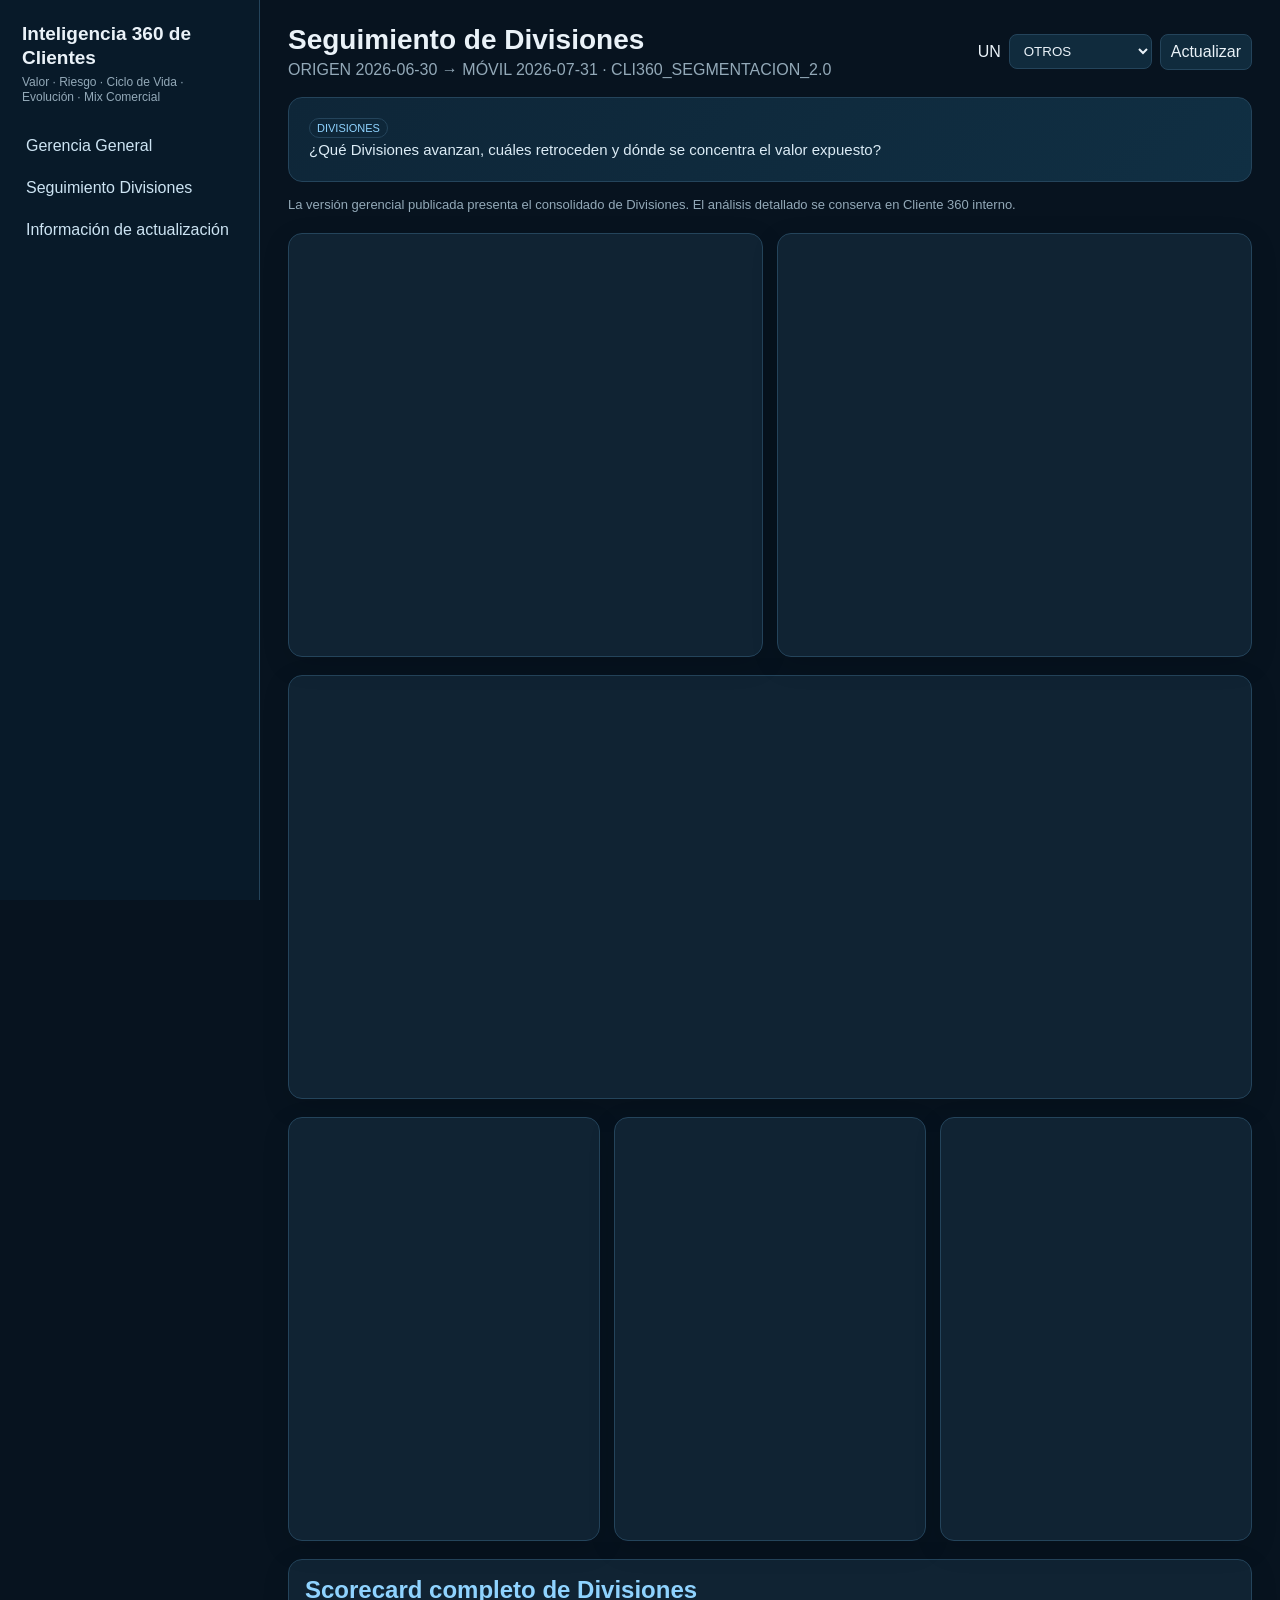
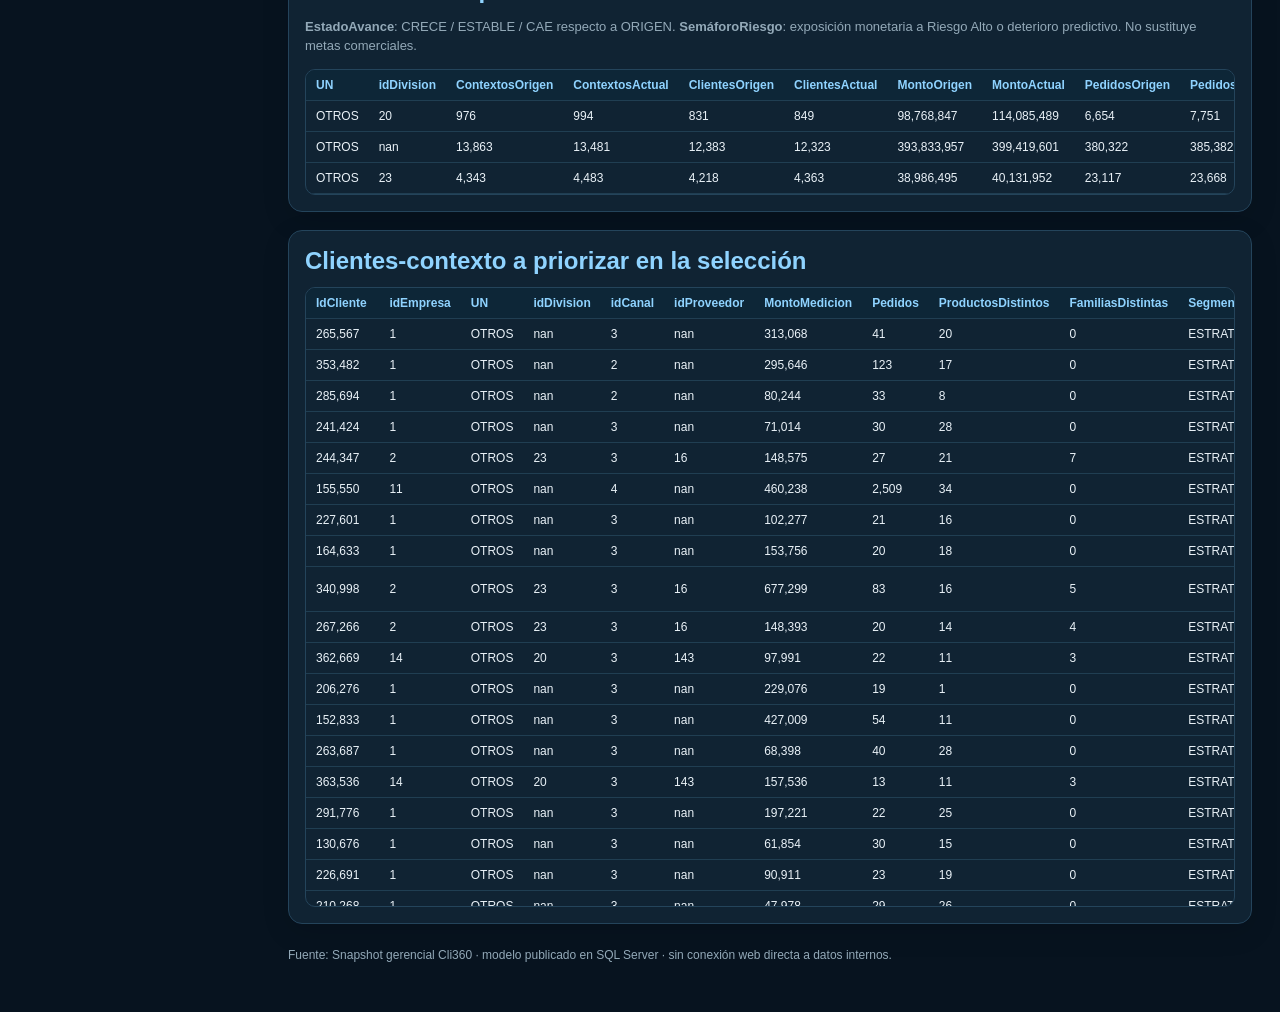
<file: docs/dashboards/segmentacion-clientes-360/releases/20260731-cli360-2-0-5/divisiones--otros.html>
<!doctype html><html><head><meta charset="utf-8"><meta name="viewport" content="width=device-width,initial-scale=1"><title>Cli360 v2.0.5</title><link rel="stylesheet" href="assets/styles.css"><script src="assets/plotly.min.js"></script></head><body><div class="shell"><aside class="sidebar"><div class="brand">Inteligencia 360 de Clientes<small>Valor · Riesgo · Ciclo de Vida · Evolución · Mix Comercial</small></div><nav class="nav"><a href="gerencia-general--otros.html">Gerencia General</a><a href="divisiones--otros.html">Seguimiento Divisiones</a><a href="index.html#actualizacion">Información de actualización</a></nav></aside><main class="content"><div class="topbar"><div class="title"><h1>Seguimiento de Divisiones</h1><p>ORIGEN 2026-06-30 → MÓVIL 2026-07-31 · CLI360_SEGMENTACION_2.0</p></div><div class="filters"><label>UN</label><select onchange="location.href=this.value"><option value="divisiones--todas.html" >TODAS</option><option value="divisiones--alimentos.html" >ALIMENTOS</option><option value="divisiones--electro.html" >ELECTRO</option><option value="divisiones--no-alimentos.html" >NO ALIMENTOS</option><option value="divisiones--otros.html" selected>OTROS</option></select><a href="index.html#actualizacion">Actualizar</a></div></div>
<div class="hero"><span class="tag">DIVISIONES</span><p class="executive-question">¿Qué Divisiones avanzan, cuáles retroceden y dónde se concentra el valor expuesto?</p></div><p class="note">La versión gerencial publicada presenta el consolidado de Divisiones. El análisis detallado se conserva en Cliente 360 interno.</p>

<div class="grid two section"><div class="card chart"><div style="height:390px; width:100%;">                            <div id="67a1dff2-82f9-47e8-8664-2d3b9e1d455c" class="plotly-graph-div" style="height:100%; width:100%;"></div>            <script>                window.PLOTLYENV=window.PLOTLYENV || {};                                if (document.getElementById("67a1dff2-82f9-47e8-8664-2d3b9e1d455c")) {                    Plotly.newPlot(                        "67a1dff2-82f9-47e8-8664-2d3b9e1d455c",                        [{"alignmentgroup":"True","hovertemplate":"UN=OTROS\u003cbr\u003eDivision=%{x}\u003cbr\u003eDeltaMonto=%{y}\u003cextra\u003e\u003c\u002fextra\u003e","legendgroup":"OTROS","marker":{"color":"#636efa","pattern":{"shape":""}},"name":"OTROS","offsetgroup":"OTROS","orientation":"v","showlegend":true,"textposition":"auto","x":["DIV 20","SIN DIVISION","DIV 23"],"xaxis":"x","y":{"dtype":"f8","bdata":"7FG4RtQ2bUGkcD3quk5VQa5H4bpwejFB"},"yaxis":"y","type":"bar"}],                        {"template":{"data":{"barpolar":[{"marker":{"line":{"color":"rgb(17,17,17)","width":0.5},"pattern":{"fillmode":"overlay","size":10,"solidity":0.2}},"type":"barpolar"}],"bar":[{"error_x":{"color":"#f2f5fa"},"error_y":{"color":"#f2f5fa"},"marker":{"line":{"color":"rgb(17,17,17)","width":0.5},"pattern":{"fillmode":"overlay","size":10,"solidity":0.2}},"type":"bar"}],"carpet":[{"aaxis":{"endlinecolor":"#A2B1C6","gridcolor":"#506784","linecolor":"#506784","minorgridcolor":"#506784","startlinecolor":"#A2B1C6"},"baxis":{"endlinecolor":"#A2B1C6","gridcolor":"#506784","linecolor":"#506784","minorgridcolor":"#506784","startlinecolor":"#A2B1C6"},"type":"carpet"}],"choropleth":[{"colorbar":{"outlinewidth":0,"ticks":""},"type":"choropleth"}],"contourcarpet":[{"colorbar":{"outlinewidth":0,"ticks":""},"type":"contourcarpet"}],"contour":[{"colorbar":{"outlinewidth":0,"ticks":""},"colorscale":[[0.0,"#0d0887"],[0.1111111111111111,"#46039f"],[0.2222222222222222,"#7201a8"],[0.3333333333333333,"#9c179e"],[0.4444444444444444,"#bd3786"],[0.5555555555555556,"#d8576b"],[0.6666666666666666,"#ed7953"],[0.7777777777777778,"#fb9f3a"],[0.8888888888888888,"#fdca26"],[1.0,"#f0f921"]],"type":"contour"}],"heatmap":[{"colorbar":{"outlinewidth":0,"ticks":""},"colorscale":[[0.0,"#0d0887"],[0.1111111111111111,"#46039f"],[0.2222222222222222,"#7201a8"],[0.3333333333333333,"#9c179e"],[0.4444444444444444,"#bd3786"],[0.5555555555555556,"#d8576b"],[0.6666666666666666,"#ed7953"],[0.7777777777777778,"#fb9f3a"],[0.8888888888888888,"#fdca26"],[1.0,"#f0f921"]],"type":"heatmap"}],"histogram2dcontour":[{"colorbar":{"outlinewidth":0,"ticks":""},"colorscale":[[0.0,"#0d0887"],[0.1111111111111111,"#46039f"],[0.2222222222222222,"#7201a8"],[0.3333333333333333,"#9c179e"],[0.4444444444444444,"#bd3786"],[0.5555555555555556,"#d8576b"],[0.6666666666666666,"#ed7953"],[0.7777777777777778,"#fb9f3a"],[0.8888888888888888,"#fdca26"],[1.0,"#f0f921"]],"type":"histogram2dcontour"}],"histogram2d":[{"colorbar":{"outlinewidth":0,"ticks":""},"colorscale":[[0.0,"#0d0887"],[0.1111111111111111,"#46039f"],[0.2222222222222222,"#7201a8"],[0.3333333333333333,"#9c179e"],[0.4444444444444444,"#bd3786"],[0.5555555555555556,"#d8576b"],[0.6666666666666666,"#ed7953"],[0.7777777777777778,"#fb9f3a"],[0.8888888888888888,"#fdca26"],[1.0,"#f0f921"]],"type":"histogram2d"}],"histogram":[{"marker":{"pattern":{"fillmode":"overlay","size":10,"solidity":0.2}},"type":"histogram"}],"mesh3d":[{"colorbar":{"outlinewidth":0,"ticks":""},"type":"mesh3d"}],"parcoords":[{"line":{"colorbar":{"outlinewidth":0,"ticks":""}},"type":"parcoords"}],"pie":[{"automargin":true,"type":"pie"}],"scatter3d":[{"line":{"colorbar":{"outlinewidth":0,"ticks":""}},"marker":{"colorbar":{"outlinewidth":0,"ticks":""}},"type":"scatter3d"}],"scattercarpet":[{"marker":{"colorbar":{"outlinewidth":0,"ticks":""}},"type":"scattercarpet"}],"scattergeo":[{"marker":{"colorbar":{"outlinewidth":0,"ticks":""}},"type":"scattergeo"}],"scattergl":[{"marker":{"line":{"color":"#283442"}},"type":"scattergl"}],"scattermap":[{"marker":{"colorbar":{"outlinewidth":0,"ticks":""}},"type":"scattermap"}],"scatterpolargl":[{"marker":{"colorbar":{"outlinewidth":0,"ticks":""}},"type":"scatterpolargl"}],"scatterpolar":[{"marker":{"colorbar":{"outlinewidth":0,"ticks":""}},"type":"scatterpolar"}],"scatter":[{"marker":{"line":{"color":"#283442"}},"type":"scatter"}],"scatterternary":[{"marker":{"colorbar":{"outlinewidth":0,"ticks":""}},"type":"scatterternary"}],"surface":[{"colorbar":{"outlinewidth":0,"ticks":""},"colorscale":[[0.0,"#0d0887"],[0.1111111111111111,"#46039f"],[0.2222222222222222,"#7201a8"],[0.3333333333333333,"#9c179e"],[0.4444444444444444,"#bd3786"],[0.5555555555555556,"#d8576b"],[0.6666666666666666,"#ed7953"],[0.7777777777777778,"#fb9f3a"],[0.8888888888888888,"#fdca26"],[1.0,"#f0f921"]],"type":"surface"}],"table":[{"cells":{"fill":{"color":"#506784"},"line":{"color":"rgb(17,17,17)"}},"header":{"fill":{"color":"#2a3f5f"},"line":{"color":"rgb(17,17,17)"}},"type":"table"}]},"layout":{"annotationdefaults":{"arrowcolor":"#f2f5fa","arrowhead":0,"arrowwidth":1},"autotypenumbers":"strict","coloraxis":{"colorbar":{"outlinewidth":0,"ticks":""}},"colorscale":{"diverging":[[0,"#8e0152"],[0.1,"#c51b7d"],[0.2,"#de77ae"],[0.3,"#f1b6da"],[0.4,"#fde0ef"],[0.5,"#f7f7f7"],[0.6,"#e6f5d0"],[0.7,"#b8e186"],[0.8,"#7fbc41"],[0.9,"#4d9221"],[1,"#276419"]],"sequential":[[0.0,"#0d0887"],[0.1111111111111111,"#46039f"],[0.2222222222222222,"#7201a8"],[0.3333333333333333,"#9c179e"],[0.4444444444444444,"#bd3786"],[0.5555555555555556,"#d8576b"],[0.6666666666666666,"#ed7953"],[0.7777777777777778,"#fb9f3a"],[0.8888888888888888,"#fdca26"],[1.0,"#f0f921"]],"sequentialminus":[[0.0,"#0d0887"],[0.1111111111111111,"#46039f"],[0.2222222222222222,"#7201a8"],[0.3333333333333333,"#9c179e"],[0.4444444444444444,"#bd3786"],[0.5555555555555556,"#d8576b"],[0.6666666666666666,"#ed7953"],[0.7777777777777778,"#fb9f3a"],[0.8888888888888888,"#fdca26"],[1.0,"#f0f921"]]},"colorway":["#636efa","#EF553B","#00cc96","#ab63fa","#FFA15A","#19d3f3","#FF6692","#B6E880","#FF97FF","#FECB52"],"font":{"color":"#f2f5fa"},"geo":{"bgcolor":"rgb(17,17,17)","lakecolor":"rgb(17,17,17)","landcolor":"rgb(17,17,17)","showlakes":true,"showland":true,"subunitcolor":"#506784"},"hoverlabel":{"align":"left"},"hovermode":"closest","paper_bgcolor":"rgb(17,17,17)","plot_bgcolor":"rgb(17,17,17)","polar":{"angularaxis":{"gridcolor":"#506784","linecolor":"#506784","ticks":""},"bgcolor":"rgb(17,17,17)","radialaxis":{"gridcolor":"#506784","linecolor":"#506784","ticks":""}},"scene":{"xaxis":{"backgroundcolor":"rgb(17,17,17)","gridcolor":"#506784","gridwidth":2,"linecolor":"#506784","showbackground":true,"ticks":"","zerolinecolor":"#C8D4E3"},"yaxis":{"backgroundcolor":"rgb(17,17,17)","gridcolor":"#506784","gridwidth":2,"linecolor":"#506784","showbackground":true,"ticks":"","zerolinecolor":"#C8D4E3"},"zaxis":{"backgroundcolor":"rgb(17,17,17)","gridcolor":"#506784","gridwidth":2,"linecolor":"#506784","showbackground":true,"ticks":"","zerolinecolor":"#C8D4E3"}},"shapedefaults":{"line":{"color":"#f2f5fa"}},"sliderdefaults":{"bgcolor":"#C8D4E3","bordercolor":"rgb(17,17,17)","borderwidth":1,"tickwidth":0},"ternary":{"aaxis":{"gridcolor":"#506784","linecolor":"#506784","ticks":""},"baxis":{"gridcolor":"#506784","linecolor":"#506784","ticks":""},"bgcolor":"rgb(17,17,17)","caxis":{"gridcolor":"#506784","linecolor":"#506784","ticks":""}},"title":{"x":0.05},"updatemenudefaults":{"bgcolor":"#506784","borderwidth":0},"xaxis":{"automargin":true,"gridcolor":"#283442","linecolor":"#506784","ticks":"","title":{"standoff":15},"zerolinecolor":"#283442","zerolinewidth":2},"yaxis":{"automargin":true,"gridcolor":"#283442","linecolor":"#506784","ticks":"","title":{"standoff":15},"zerolinecolor":"#283442","zerolinewidth":2}}},"xaxis":{"anchor":"y","domain":[0.0,1.0],"title":{"text":"Division"}},"yaxis":{"anchor":"x","domain":[0.0,1.0],"title":{"text":"DeltaMonto"}},"legend":{"title":{"text":"UN"},"tracegroupgap":0,"orientation":"h","yanchor":"bottom","y":1.02,"xanchor":"left","x":0},"margin":{"t":55,"l":45,"r":25,"b":45},"barmode":"group","title":{"text":"\u0394 Monto por Divisi\u00f3n"},"paper_bgcolor":"rgba(0,0,0,0)","plot_bgcolor":"rgba(0,0,0,0)","height":390},                        {"displaylogo": false, "responsive": true, "modeBarButtonsToRemove": ["lasso2d", "select2d"]}                    )                };            </script>        </div></div><div class="card chart"><div style="height:390px; width:100%;">                            <div id="fd8f1f68-cd4b-4e69-93b3-416c0f93e718" class="plotly-graph-div" style="height:100%; width:100%;"></div>            <script>                window.PLOTLYENV=window.PLOTLYENV || {};                                if (document.getElementById("fd8f1f68-cd4b-4e69-93b3-416c0f93e718")) {                    Plotly.newPlot(                        "fd8f1f68-cd4b-4e69-93b3-416c0f93e718",                        [{"customdata":[["DIV 20",4.869776,51.059959,"VERDE"],["SIN DIVISION",1.572117,63.669778,"VERDE"],["DIV 23",10.581415,39.564213,"VERDE"]],"hovertemplate":"UN=OTROS\u003cbr\u003eVarMontoPct=%{x}\u003cbr\u003ePctMontoRiesgo=%{y}\u003cbr\u003eMontoActual=%{marker.size}\u003cbr\u003eDivision=%{customdata[0]}\u003cbr\u003ePctMontoPredAlta=%{customdata[1]}\u003cbr\u003eScoreOportunidadActual=%{customdata[2]}\u003cbr\u003eSemaforoRiesgo=%{customdata[3]}\u003cextra\u003e\u003c\u002fextra\u003e","legendgroup":"OTROS","marker":{"color":"#636efa","size":{"dtype":"f8","bdata":"MzMzxDkzm0HNzIzQqM63QcP1KHzrIoNB"},"sizemode":"area","sizeref":998549.001375,"symbol":"circle"},"mode":"markers","name":"OTROS","orientation":"v","showlegend":true,"x":{"dtype":"f8","bdata":"\u002f0C5bd8DL0ADzHwHP7H2P\u002f7xXrUygQdA"},"xaxis":"x","y":{"dtype":"f8","bdata":"CAYQPpSoHkAZc9cS8kH+PxIz+zxGQSpA"},"yaxis":"y","type":"scatter"}],                        {"template":{"data":{"barpolar":[{"marker":{"line":{"color":"rgb(17,17,17)","width":0.5},"pattern":{"fillmode":"overlay","size":10,"solidity":0.2}},"type":"barpolar"}],"bar":[{"error_x":{"color":"#f2f5fa"},"error_y":{"color":"#f2f5fa"},"marker":{"line":{"color":"rgb(17,17,17)","width":0.5},"pattern":{"fillmode":"overlay","size":10,"solidity":0.2}},"type":"bar"}],"carpet":[{"aaxis":{"endlinecolor":"#A2B1C6","gridcolor":"#506784","linecolor":"#506784","minorgridcolor":"#506784","startlinecolor":"#A2B1C6"},"baxis":{"endlinecolor":"#A2B1C6","gridcolor":"#506784","linecolor":"#506784","minorgridcolor":"#506784","startlinecolor":"#A2B1C6"},"type":"carpet"}],"choropleth":[{"colorbar":{"outlinewidth":0,"ticks":""},"type":"choropleth"}],"contourcarpet":[{"colorbar":{"outlinewidth":0,"ticks":""},"type":"contourcarpet"}],"contour":[{"colorbar":{"outlinewidth":0,"ticks":""},"colorscale":[[0.0,"#0d0887"],[0.1111111111111111,"#46039f"],[0.2222222222222222,"#7201a8"],[0.3333333333333333,"#9c179e"],[0.4444444444444444,"#bd3786"],[0.5555555555555556,"#d8576b"],[0.6666666666666666,"#ed7953"],[0.7777777777777778,"#fb9f3a"],[0.8888888888888888,"#fdca26"],[1.0,"#f0f921"]],"type":"contour"}],"heatmap":[{"colorbar":{"outlinewidth":0,"ticks":""},"colorscale":[[0.0,"#0d0887"],[0.1111111111111111,"#46039f"],[0.2222222222222222,"#7201a8"],[0.3333333333333333,"#9c179e"],[0.4444444444444444,"#bd3786"],[0.5555555555555556,"#d8576b"],[0.6666666666666666,"#ed7953"],[0.7777777777777778,"#fb9f3a"],[0.8888888888888888,"#fdca26"],[1.0,"#f0f921"]],"type":"heatmap"}],"histogram2dcontour":[{"colorbar":{"outlinewidth":0,"ticks":""},"colorscale":[[0.0,"#0d0887"],[0.1111111111111111,"#46039f"],[0.2222222222222222,"#7201a8"],[0.3333333333333333,"#9c179e"],[0.4444444444444444,"#bd3786"],[0.5555555555555556,"#d8576b"],[0.6666666666666666,"#ed7953"],[0.7777777777777778,"#fb9f3a"],[0.8888888888888888,"#fdca26"],[1.0,"#f0f921"]],"type":"histogram2dcontour"}],"histogram2d":[{"colorbar":{"outlinewidth":0,"ticks":""},"colorscale":[[0.0,"#0d0887"],[0.1111111111111111,"#46039f"],[0.2222222222222222,"#7201a8"],[0.3333333333333333,"#9c179e"],[0.4444444444444444,"#bd3786"],[0.5555555555555556,"#d8576b"],[0.6666666666666666,"#ed7953"],[0.7777777777777778,"#fb9f3a"],[0.8888888888888888,"#fdca26"],[1.0,"#f0f921"]],"type":"histogram2d"}],"histogram":[{"marker":{"pattern":{"fillmode":"overlay","size":10,"solidity":0.2}},"type":"histogram"}],"mesh3d":[{"colorbar":{"outlinewidth":0,"ticks":""},"type":"mesh3d"}],"parcoords":[{"line":{"colorbar":{"outlinewidth":0,"ticks":""}},"type":"parcoords"}],"pie":[{"automargin":true,"type":"pie"}],"scatter3d":[{"line":{"colorbar":{"outlinewidth":0,"ticks":""}},"marker":{"colorbar":{"outlinewidth":0,"ticks":""}},"type":"scatter3d"}],"scattercarpet":[{"marker":{"colorbar":{"outlinewidth":0,"ticks":""}},"type":"scattercarpet"}],"scattergeo":[{"marker":{"colorbar":{"outlinewidth":0,"ticks":""}},"type":"scattergeo"}],"scattergl":[{"marker":{"line":{"color":"#283442"}},"type":"scattergl"}],"scattermap":[{"marker":{"colorbar":{"outlinewidth":0,"ticks":""}},"type":"scattermap"}],"scatterpolargl":[{"marker":{"colorbar":{"outlinewidth":0,"ticks":""}},"type":"scatterpolargl"}],"scatterpolar":[{"marker":{"colorbar":{"outlinewidth":0,"ticks":""}},"type":"scatterpolar"}],"scatter":[{"marker":{"line":{"color":"#283442"}},"type":"scatter"}],"scatterternary":[{"marker":{"colorbar":{"outlinewidth":0,"ticks":""}},"type":"scatterternary"}],"surface":[{"colorbar":{"outlinewidth":0,"ticks":""},"colorscale":[[0.0,"#0d0887"],[0.1111111111111111,"#46039f"],[0.2222222222222222,"#7201a8"],[0.3333333333333333,"#9c179e"],[0.4444444444444444,"#bd3786"],[0.5555555555555556,"#d8576b"],[0.6666666666666666,"#ed7953"],[0.7777777777777778,"#fb9f3a"],[0.8888888888888888,"#fdca26"],[1.0,"#f0f921"]],"type":"surface"}],"table":[{"cells":{"fill":{"color":"#506784"},"line":{"color":"rgb(17,17,17)"}},"header":{"fill":{"color":"#2a3f5f"},"line":{"color":"rgb(17,17,17)"}},"type":"table"}]},"layout":{"annotationdefaults":{"arrowcolor":"#f2f5fa","arrowhead":0,"arrowwidth":1},"autotypenumbers":"strict","coloraxis":{"colorbar":{"outlinewidth":0,"ticks":""}},"colorscale":{"diverging":[[0,"#8e0152"],[0.1,"#c51b7d"],[0.2,"#de77ae"],[0.3,"#f1b6da"],[0.4,"#fde0ef"],[0.5,"#f7f7f7"],[0.6,"#e6f5d0"],[0.7,"#b8e186"],[0.8,"#7fbc41"],[0.9,"#4d9221"],[1,"#276419"]],"sequential":[[0.0,"#0d0887"],[0.1111111111111111,"#46039f"],[0.2222222222222222,"#7201a8"],[0.3333333333333333,"#9c179e"],[0.4444444444444444,"#bd3786"],[0.5555555555555556,"#d8576b"],[0.6666666666666666,"#ed7953"],[0.7777777777777778,"#fb9f3a"],[0.8888888888888888,"#fdca26"],[1.0,"#f0f921"]],"sequentialminus":[[0.0,"#0d0887"],[0.1111111111111111,"#46039f"],[0.2222222222222222,"#7201a8"],[0.3333333333333333,"#9c179e"],[0.4444444444444444,"#bd3786"],[0.5555555555555556,"#d8576b"],[0.6666666666666666,"#ed7953"],[0.7777777777777778,"#fb9f3a"],[0.8888888888888888,"#fdca26"],[1.0,"#f0f921"]]},"colorway":["#636efa","#EF553B","#00cc96","#ab63fa","#FFA15A","#19d3f3","#FF6692","#B6E880","#FF97FF","#FECB52"],"font":{"color":"#f2f5fa"},"geo":{"bgcolor":"rgb(17,17,17)","lakecolor":"rgb(17,17,17)","landcolor":"rgb(17,17,17)","showlakes":true,"showland":true,"subunitcolor":"#506784"},"hoverlabel":{"align":"left"},"hovermode":"closest","paper_bgcolor":"rgb(17,17,17)","plot_bgcolor":"rgb(17,17,17)","polar":{"angularaxis":{"gridcolor":"#506784","linecolor":"#506784","ticks":""},"bgcolor":"rgb(17,17,17)","radialaxis":{"gridcolor":"#506784","linecolor":"#506784","ticks":""}},"scene":{"xaxis":{"backgroundcolor":"rgb(17,17,17)","gridcolor":"#506784","gridwidth":2,"linecolor":"#506784","showbackground":true,"ticks":"","zerolinecolor":"#C8D4E3"},"yaxis":{"backgroundcolor":"rgb(17,17,17)","gridcolor":"#506784","gridwidth":2,"linecolor":"#506784","showbackground":true,"ticks":"","zerolinecolor":"#C8D4E3"},"zaxis":{"backgroundcolor":"rgb(17,17,17)","gridcolor":"#506784","gridwidth":2,"linecolor":"#506784","showbackground":true,"ticks":"","zerolinecolor":"#C8D4E3"}},"shapedefaults":{"line":{"color":"#f2f5fa"}},"sliderdefaults":{"bgcolor":"#C8D4E3","bordercolor":"rgb(17,17,17)","borderwidth":1,"tickwidth":0},"ternary":{"aaxis":{"gridcolor":"#506784","linecolor":"#506784","ticks":""},"baxis":{"gridcolor":"#506784","linecolor":"#506784","ticks":""},"bgcolor":"rgb(17,17,17)","caxis":{"gridcolor":"#506784","linecolor":"#506784","ticks":""}},"title":{"x":0.05},"updatemenudefaults":{"bgcolor":"#506784","borderwidth":0},"xaxis":{"automargin":true,"gridcolor":"#283442","linecolor":"#506784","ticks":"","title":{"standoff":15},"zerolinecolor":"#283442","zerolinewidth":2},"yaxis":{"automargin":true,"gridcolor":"#283442","linecolor":"#506784","ticks":"","title":{"standoff":15},"zerolinecolor":"#283442","zerolinewidth":2}}},"xaxis":{"anchor":"y","domain":[0.0,1.0],"title":{"text":"\u0394 Monto (%)"}},"yaxis":{"anchor":"x","domain":[0.0,1.0],"title":{"text":"Monto en RIESGO ALTO (%)"}},"legend":{"title":{"text":"UN"},"tracegroupgap":0,"itemsizing":"constant","orientation":"h","yanchor":"bottom","y":1.02,"xanchor":"left","x":0},"margin":{"t":55,"l":45,"r":25,"b":45},"shapes":[{"line":{"color":"#93a9b8","dash":"dash"},"type":"line","x0":0,"x1":0,"xref":"x","y0":0,"y1":1,"yref":"y domain"},{"line":{"color":"#fbbf24","dash":"dash"},"type":"line","x0":0,"x1":1,"xref":"x domain","y0":20.0,"y1":20.0,"yref":"y"}],"title":{"text":"Mapa de avance y riesgo"},"paper_bgcolor":"rgba(0,0,0,0)","plot_bgcolor":"rgba(0,0,0,0)","height":390},                        {"displaylogo": false, "responsive": true, "modeBarButtonsToRemove": ["lasso2d", "select2d"]}                    )                };            </script>        </div></div></div><div class="card section chart"><div style="height:390px; width:100%;">                            <div id="2baf2a99-2146-47f6-a397-dce97a8e2724" class="plotly-graph-div" style="height:100%; width:100%;"></div>            <script>                window.PLOTLYENV=window.PLOTLYENV || {};                                if (document.getElementById("2baf2a99-2146-47f6-a397-dce97a8e2724")) {                    Plotly.newPlot(                        "2baf2a99-2146-47f6-a397-dce97a8e2724",                        [{"hovertemplate":"UN=OTROS\u003cbr\u003eFechaCorte=%{x}\u003cbr\u003eMontoMedicion=%{y}\u003cextra\u003e\u003c\u002fextra\u003e","legendgroup":"OTROS","line":{"color":"#636efa","dash":"solid"},"marker":{"symbol":"circle"},"mode":"lines+markers","name":"OTROS","orientation":"v","showlegend":true,"x":["2026-06-30","2026-06-30","2026-06-30","2026-07-31","2026-07-31","2026-07-31"],"xaxis":"x","y":{"dtype":"f8","bdata":"Ctfj5G15t0H2KFw7X4yXQYXrUfYXl4JBzcyM0KjOt0EzMzPEOTObQcP1KHzrIoNB"},"yaxis":"y","type":"scatter"}],                        {"template":{"data":{"barpolar":[{"marker":{"line":{"color":"rgb(17,17,17)","width":0.5},"pattern":{"fillmode":"overlay","size":10,"solidity":0.2}},"type":"barpolar"}],"bar":[{"error_x":{"color":"#f2f5fa"},"error_y":{"color":"#f2f5fa"},"marker":{"line":{"color":"rgb(17,17,17)","width":0.5},"pattern":{"fillmode":"overlay","size":10,"solidity":0.2}},"type":"bar"}],"carpet":[{"aaxis":{"endlinecolor":"#A2B1C6","gridcolor":"#506784","linecolor":"#506784","minorgridcolor":"#506784","startlinecolor":"#A2B1C6"},"baxis":{"endlinecolor":"#A2B1C6","gridcolor":"#506784","linecolor":"#506784","minorgridcolor":"#506784","startlinecolor":"#A2B1C6"},"type":"carpet"}],"choropleth":[{"colorbar":{"outlinewidth":0,"ticks":""},"type":"choropleth"}],"contourcarpet":[{"colorbar":{"outlinewidth":0,"ticks":""},"type":"contourcarpet"}],"contour":[{"colorbar":{"outlinewidth":0,"ticks":""},"colorscale":[[0.0,"#0d0887"],[0.1111111111111111,"#46039f"],[0.2222222222222222,"#7201a8"],[0.3333333333333333,"#9c179e"],[0.4444444444444444,"#bd3786"],[0.5555555555555556,"#d8576b"],[0.6666666666666666,"#ed7953"],[0.7777777777777778,"#fb9f3a"],[0.8888888888888888,"#fdca26"],[1.0,"#f0f921"]],"type":"contour"}],"heatmap":[{"colorbar":{"outlinewidth":0,"ticks":""},"colorscale":[[0.0,"#0d0887"],[0.1111111111111111,"#46039f"],[0.2222222222222222,"#7201a8"],[0.3333333333333333,"#9c179e"],[0.4444444444444444,"#bd3786"],[0.5555555555555556,"#d8576b"],[0.6666666666666666,"#ed7953"],[0.7777777777777778,"#fb9f3a"],[0.8888888888888888,"#fdca26"],[1.0,"#f0f921"]],"type":"heatmap"}],"histogram2dcontour":[{"colorbar":{"outlinewidth":0,"ticks":""},"colorscale":[[0.0,"#0d0887"],[0.1111111111111111,"#46039f"],[0.2222222222222222,"#7201a8"],[0.3333333333333333,"#9c179e"],[0.4444444444444444,"#bd3786"],[0.5555555555555556,"#d8576b"],[0.6666666666666666,"#ed7953"],[0.7777777777777778,"#fb9f3a"],[0.8888888888888888,"#fdca26"],[1.0,"#f0f921"]],"type":"histogram2dcontour"}],"histogram2d":[{"colorbar":{"outlinewidth":0,"ticks":""},"colorscale":[[0.0,"#0d0887"],[0.1111111111111111,"#46039f"],[0.2222222222222222,"#7201a8"],[0.3333333333333333,"#9c179e"],[0.4444444444444444,"#bd3786"],[0.5555555555555556,"#d8576b"],[0.6666666666666666,"#ed7953"],[0.7777777777777778,"#fb9f3a"],[0.8888888888888888,"#fdca26"],[1.0,"#f0f921"]],"type":"histogram2d"}],"histogram":[{"marker":{"pattern":{"fillmode":"overlay","size":10,"solidity":0.2}},"type":"histogram"}],"mesh3d":[{"colorbar":{"outlinewidth":0,"ticks":""},"type":"mesh3d"}],"parcoords":[{"line":{"colorbar":{"outlinewidth":0,"ticks":""}},"type":"parcoords"}],"pie":[{"automargin":true,"type":"pie"}],"scatter3d":[{"line":{"colorbar":{"outlinewidth":0,"ticks":""}},"marker":{"colorbar":{"outlinewidth":0,"ticks":""}},"type":"scatter3d"}],"scattercarpet":[{"marker":{"colorbar":{"outlinewidth":0,"ticks":""}},"type":"scattercarpet"}],"scattergeo":[{"marker":{"colorbar":{"outlinewidth":0,"ticks":""}},"type":"scattergeo"}],"scattergl":[{"marker":{"line":{"color":"#283442"}},"type":"scattergl"}],"scattermap":[{"marker":{"colorbar":{"outlinewidth":0,"ticks":""}},"type":"scattermap"}],"scatterpolargl":[{"marker":{"colorbar":{"outlinewidth":0,"ticks":""}},"type":"scatterpolargl"}],"scatterpolar":[{"marker":{"colorbar":{"outlinewidth":0,"ticks":""}},"type":"scatterpolar"}],"scatter":[{"marker":{"line":{"color":"#283442"}},"type":"scatter"}],"scatterternary":[{"marker":{"colorbar":{"outlinewidth":0,"ticks":""}},"type":"scatterternary"}],"surface":[{"colorbar":{"outlinewidth":0,"ticks":""},"colorscale":[[0.0,"#0d0887"],[0.1111111111111111,"#46039f"],[0.2222222222222222,"#7201a8"],[0.3333333333333333,"#9c179e"],[0.4444444444444444,"#bd3786"],[0.5555555555555556,"#d8576b"],[0.6666666666666666,"#ed7953"],[0.7777777777777778,"#fb9f3a"],[0.8888888888888888,"#fdca26"],[1.0,"#f0f921"]],"type":"surface"}],"table":[{"cells":{"fill":{"color":"#506784"},"line":{"color":"rgb(17,17,17)"}},"header":{"fill":{"color":"#2a3f5f"},"line":{"color":"rgb(17,17,17)"}},"type":"table"}]},"layout":{"annotationdefaults":{"arrowcolor":"#f2f5fa","arrowhead":0,"arrowwidth":1},"autotypenumbers":"strict","coloraxis":{"colorbar":{"outlinewidth":0,"ticks":""}},"colorscale":{"diverging":[[0,"#8e0152"],[0.1,"#c51b7d"],[0.2,"#de77ae"],[0.3,"#f1b6da"],[0.4,"#fde0ef"],[0.5,"#f7f7f7"],[0.6,"#e6f5d0"],[0.7,"#b8e186"],[0.8,"#7fbc41"],[0.9,"#4d9221"],[1,"#276419"]],"sequential":[[0.0,"#0d0887"],[0.1111111111111111,"#46039f"],[0.2222222222222222,"#7201a8"],[0.3333333333333333,"#9c179e"],[0.4444444444444444,"#bd3786"],[0.5555555555555556,"#d8576b"],[0.6666666666666666,"#ed7953"],[0.7777777777777778,"#fb9f3a"],[0.8888888888888888,"#fdca26"],[1.0,"#f0f921"]],"sequentialminus":[[0.0,"#0d0887"],[0.1111111111111111,"#46039f"],[0.2222222222222222,"#7201a8"],[0.3333333333333333,"#9c179e"],[0.4444444444444444,"#bd3786"],[0.5555555555555556,"#d8576b"],[0.6666666666666666,"#ed7953"],[0.7777777777777778,"#fb9f3a"],[0.8888888888888888,"#fdca26"],[1.0,"#f0f921"]]},"colorway":["#636efa","#EF553B","#00cc96","#ab63fa","#FFA15A","#19d3f3","#FF6692","#B6E880","#FF97FF","#FECB52"],"font":{"color":"#f2f5fa"},"geo":{"bgcolor":"rgb(17,17,17)","lakecolor":"rgb(17,17,17)","landcolor":"rgb(17,17,17)","showlakes":true,"showland":true,"subunitcolor":"#506784"},"hoverlabel":{"align":"left"},"hovermode":"closest","paper_bgcolor":"rgb(17,17,17)","plot_bgcolor":"rgb(17,17,17)","polar":{"angularaxis":{"gridcolor":"#506784","linecolor":"#506784","ticks":""},"bgcolor":"rgb(17,17,17)","radialaxis":{"gridcolor":"#506784","linecolor":"#506784","ticks":""}},"scene":{"xaxis":{"backgroundcolor":"rgb(17,17,17)","gridcolor":"#506784","gridwidth":2,"linecolor":"#506784","showbackground":true,"ticks":"","zerolinecolor":"#C8D4E3"},"yaxis":{"backgroundcolor":"rgb(17,17,17)","gridcolor":"#506784","gridwidth":2,"linecolor":"#506784","showbackground":true,"ticks":"","zerolinecolor":"#C8D4E3"},"zaxis":{"backgroundcolor":"rgb(17,17,17)","gridcolor":"#506784","gridwidth":2,"linecolor":"#506784","showbackground":true,"ticks":"","zerolinecolor":"#C8D4E3"}},"shapedefaults":{"line":{"color":"#f2f5fa"}},"sliderdefaults":{"bgcolor":"#C8D4E3","bordercolor":"rgb(17,17,17)","borderwidth":1,"tickwidth":0},"ternary":{"aaxis":{"gridcolor":"#506784","linecolor":"#506784","ticks":""},"baxis":{"gridcolor":"#506784","linecolor":"#506784","ticks":""},"bgcolor":"rgb(17,17,17)","caxis":{"gridcolor":"#506784","linecolor":"#506784","ticks":""}},"title":{"x":0.05},"updatemenudefaults":{"bgcolor":"#506784","borderwidth":0},"xaxis":{"automargin":true,"gridcolor":"#283442","linecolor":"#506784","ticks":"","title":{"standoff":15},"zerolinecolor":"#283442","zerolinewidth":2},"yaxis":{"automargin":true,"gridcolor":"#283442","linecolor":"#506784","ticks":"","title":{"standoff":15},"zerolinecolor":"#283442","zerolinewidth":2}}},"xaxis":{"anchor":"y","domain":[0.0,1.0],"title":{"text":"FechaCorte"}},"yaxis":{"anchor":"x","domain":[0.0,1.0],"title":{"text":"MontoMedicion"}},"legend":{"title":{"text":"UN"},"tracegroupgap":0,"orientation":"h","yanchor":"bottom","y":1.02,"xanchor":"left","x":0},"margin":{"t":55,"l":45,"r":25,"b":45},"title":{"text":"Tendencia MontoMedicion de la selecci\u00f3n"},"paper_bgcolor":"rgba(0,0,0,0)","plot_bgcolor":"rgba(0,0,0,0)","height":390},                        {"displaylogo": false, "responsive": true, "modeBarButtonsToRemove": ["lasso2d", "select2d"]}                    )                };            </script>        </div></div><div class="grid three section"><div class="card chart"><div style="height:390px; width:100%;">                            <div id="f3c75dd9-4ac5-4e31-bf8e-06527394b5fb" class="plotly-graph-div" style="height:100%; width:100%;"></div>            <script>                window.PLOTLYENV=window.PLOTLYENV || {};                                if (document.getElementById("f3c75dd9-4ac5-4e31-bf8e-06527394b5fb")) {                    Plotly.newPlot(                        "f3c75dd9-4ac5-4e31-bf8e-06527394b5fb",                        [{"hovertemplate":"UN=OTROS\u003cbr\u003eSegmentoBase=%{x}\u003cbr\u003eMontoMedicion=%{y}\u003cextra\u003e\u003c\u002fextra\u003e","legendgroup":"OTROS","marker":{"color":"#636efa","pattern":{"shape":""}},"name":"OTROS","orientation":"v","showlegend":true,"textposition":"auto","x":["ESTRATEGICO","ESTRATEGICO","CONSOLIDADO","POTENCIAL DE DESARROLLO","CONSOLIDADO","ESTRATEGICO","CONSOLIDADO","POTENCIAL DE DESARROLLO","POTENCIAL DE DESARROLLO","BAJA ACTIVIDAD","BAJA ACTIVIDAD","BAJA ACTIVIDAD"],"xaxis":"x","y":{"dtype":"f8","bdata":"KVzPMvh5skHXo3BaRGqRQVyPwpNcgodB4XoUXPnlgkGF61Gy7zSCQcP1KLQc6XFBw\u002fUoxMYJb0FxPQqHLBVQQR+F63Gks0VBpHA9CnhRKkGkcD0Kf5ceQXsUrkehDcxA"},"yaxis":"y","type":"bar"}],                        {"template":{"data":{"barpolar":[{"marker":{"line":{"color":"rgb(17,17,17)","width":0.5},"pattern":{"fillmode":"overlay","size":10,"solidity":0.2}},"type":"barpolar"}],"bar":[{"error_x":{"color":"#f2f5fa"},"error_y":{"color":"#f2f5fa"},"marker":{"line":{"color":"rgb(17,17,17)","width":0.5},"pattern":{"fillmode":"overlay","size":10,"solidity":0.2}},"type":"bar"}],"carpet":[{"aaxis":{"endlinecolor":"#A2B1C6","gridcolor":"#506784","linecolor":"#506784","minorgridcolor":"#506784","startlinecolor":"#A2B1C6"},"baxis":{"endlinecolor":"#A2B1C6","gridcolor":"#506784","linecolor":"#506784","minorgridcolor":"#506784","startlinecolor":"#A2B1C6"},"type":"carpet"}],"choropleth":[{"colorbar":{"outlinewidth":0,"ticks":""},"type":"choropleth"}],"contourcarpet":[{"colorbar":{"outlinewidth":0,"ticks":""},"type":"contourcarpet"}],"contour":[{"colorbar":{"outlinewidth":0,"ticks":""},"colorscale":[[0.0,"#0d0887"],[0.1111111111111111,"#46039f"],[0.2222222222222222,"#7201a8"],[0.3333333333333333,"#9c179e"],[0.4444444444444444,"#bd3786"],[0.5555555555555556,"#d8576b"],[0.6666666666666666,"#ed7953"],[0.7777777777777778,"#fb9f3a"],[0.8888888888888888,"#fdca26"],[1.0,"#f0f921"]],"type":"contour"}],"heatmap":[{"colorbar":{"outlinewidth":0,"ticks":""},"colorscale":[[0.0,"#0d0887"],[0.1111111111111111,"#46039f"],[0.2222222222222222,"#7201a8"],[0.3333333333333333,"#9c179e"],[0.4444444444444444,"#bd3786"],[0.5555555555555556,"#d8576b"],[0.6666666666666666,"#ed7953"],[0.7777777777777778,"#fb9f3a"],[0.8888888888888888,"#fdca26"],[1.0,"#f0f921"]],"type":"heatmap"}],"histogram2dcontour":[{"colorbar":{"outlinewidth":0,"ticks":""},"colorscale":[[0.0,"#0d0887"],[0.1111111111111111,"#46039f"],[0.2222222222222222,"#7201a8"],[0.3333333333333333,"#9c179e"],[0.4444444444444444,"#bd3786"],[0.5555555555555556,"#d8576b"],[0.6666666666666666,"#ed7953"],[0.7777777777777778,"#fb9f3a"],[0.8888888888888888,"#fdca26"],[1.0,"#f0f921"]],"type":"histogram2dcontour"}],"histogram2d":[{"colorbar":{"outlinewidth":0,"ticks":""},"colorscale":[[0.0,"#0d0887"],[0.1111111111111111,"#46039f"],[0.2222222222222222,"#7201a8"],[0.3333333333333333,"#9c179e"],[0.4444444444444444,"#bd3786"],[0.5555555555555556,"#d8576b"],[0.6666666666666666,"#ed7953"],[0.7777777777777778,"#fb9f3a"],[0.8888888888888888,"#fdca26"],[1.0,"#f0f921"]],"type":"histogram2d"}],"histogram":[{"marker":{"pattern":{"fillmode":"overlay","size":10,"solidity":0.2}},"type":"histogram"}],"mesh3d":[{"colorbar":{"outlinewidth":0,"ticks":""},"type":"mesh3d"}],"parcoords":[{"line":{"colorbar":{"outlinewidth":0,"ticks":""}},"type":"parcoords"}],"pie":[{"automargin":true,"type":"pie"}],"scatter3d":[{"line":{"colorbar":{"outlinewidth":0,"ticks":""}},"marker":{"colorbar":{"outlinewidth":0,"ticks":""}},"type":"scatter3d"}],"scattercarpet":[{"marker":{"colorbar":{"outlinewidth":0,"ticks":""}},"type":"scattercarpet"}],"scattergeo":[{"marker":{"colorbar":{"outlinewidth":0,"ticks":""}},"type":"scattergeo"}],"scattergl":[{"marker":{"line":{"color":"#283442"}},"type":"scattergl"}],"scattermap":[{"marker":{"colorbar":{"outlinewidth":0,"ticks":""}},"type":"scattermap"}],"scatterpolargl":[{"marker":{"colorbar":{"outlinewidth":0,"ticks":""}},"type":"scatterpolargl"}],"scatterpolar":[{"marker":{"colorbar":{"outlinewidth":0,"ticks":""}},"type":"scatterpolar"}],"scatter":[{"marker":{"line":{"color":"#283442"}},"type":"scatter"}],"scatterternary":[{"marker":{"colorbar":{"outlinewidth":0,"ticks":""}},"type":"scatterternary"}],"surface":[{"colorbar":{"outlinewidth":0,"ticks":""},"colorscale":[[0.0,"#0d0887"],[0.1111111111111111,"#46039f"],[0.2222222222222222,"#7201a8"],[0.3333333333333333,"#9c179e"],[0.4444444444444444,"#bd3786"],[0.5555555555555556,"#d8576b"],[0.6666666666666666,"#ed7953"],[0.7777777777777778,"#fb9f3a"],[0.8888888888888888,"#fdca26"],[1.0,"#f0f921"]],"type":"surface"}],"table":[{"cells":{"fill":{"color":"#506784"},"line":{"color":"rgb(17,17,17)"}},"header":{"fill":{"color":"#2a3f5f"},"line":{"color":"rgb(17,17,17)"}},"type":"table"}]},"layout":{"annotationdefaults":{"arrowcolor":"#f2f5fa","arrowhead":0,"arrowwidth":1},"autotypenumbers":"strict","coloraxis":{"colorbar":{"outlinewidth":0,"ticks":""}},"colorscale":{"diverging":[[0,"#8e0152"],[0.1,"#c51b7d"],[0.2,"#de77ae"],[0.3,"#f1b6da"],[0.4,"#fde0ef"],[0.5,"#f7f7f7"],[0.6,"#e6f5d0"],[0.7,"#b8e186"],[0.8,"#7fbc41"],[0.9,"#4d9221"],[1,"#276419"]],"sequential":[[0.0,"#0d0887"],[0.1111111111111111,"#46039f"],[0.2222222222222222,"#7201a8"],[0.3333333333333333,"#9c179e"],[0.4444444444444444,"#bd3786"],[0.5555555555555556,"#d8576b"],[0.6666666666666666,"#ed7953"],[0.7777777777777778,"#fb9f3a"],[0.8888888888888888,"#fdca26"],[1.0,"#f0f921"]],"sequentialminus":[[0.0,"#0d0887"],[0.1111111111111111,"#46039f"],[0.2222222222222222,"#7201a8"],[0.3333333333333333,"#9c179e"],[0.4444444444444444,"#bd3786"],[0.5555555555555556,"#d8576b"],[0.6666666666666666,"#ed7953"],[0.7777777777777778,"#fb9f3a"],[0.8888888888888888,"#fdca26"],[1.0,"#f0f921"]]},"colorway":["#636efa","#EF553B","#00cc96","#ab63fa","#FFA15A","#19d3f3","#FF6692","#B6E880","#FF97FF","#FECB52"],"font":{"color":"#f2f5fa"},"geo":{"bgcolor":"rgb(17,17,17)","lakecolor":"rgb(17,17,17)","landcolor":"rgb(17,17,17)","showlakes":true,"showland":true,"subunitcolor":"#506784"},"hoverlabel":{"align":"left"},"hovermode":"closest","paper_bgcolor":"rgb(17,17,17)","plot_bgcolor":"rgb(17,17,17)","polar":{"angularaxis":{"gridcolor":"#506784","linecolor":"#506784","ticks":""},"bgcolor":"rgb(17,17,17)","radialaxis":{"gridcolor":"#506784","linecolor":"#506784","ticks":""}},"scene":{"xaxis":{"backgroundcolor":"rgb(17,17,17)","gridcolor":"#506784","gridwidth":2,"linecolor":"#506784","showbackground":true,"ticks":"","zerolinecolor":"#C8D4E3"},"yaxis":{"backgroundcolor":"rgb(17,17,17)","gridcolor":"#506784","gridwidth":2,"linecolor":"#506784","showbackground":true,"ticks":"","zerolinecolor":"#C8D4E3"},"zaxis":{"backgroundcolor":"rgb(17,17,17)","gridcolor":"#506784","gridwidth":2,"linecolor":"#506784","showbackground":true,"ticks":"","zerolinecolor":"#C8D4E3"}},"shapedefaults":{"line":{"color":"#f2f5fa"}},"sliderdefaults":{"bgcolor":"#C8D4E3","bordercolor":"rgb(17,17,17)","borderwidth":1,"tickwidth":0},"ternary":{"aaxis":{"gridcolor":"#506784","linecolor":"#506784","ticks":""},"baxis":{"gridcolor":"#506784","linecolor":"#506784","ticks":""},"bgcolor":"rgb(17,17,17)","caxis":{"gridcolor":"#506784","linecolor":"#506784","ticks":""}},"title":{"x":0.05},"updatemenudefaults":{"bgcolor":"#506784","borderwidth":0},"xaxis":{"automargin":true,"gridcolor":"#283442","linecolor":"#506784","ticks":"","title":{"standoff":15},"zerolinecolor":"#283442","zerolinewidth":2},"yaxis":{"automargin":true,"gridcolor":"#283442","linecolor":"#506784","ticks":"","title":{"standoff":15},"zerolinecolor":"#283442","zerolinewidth":2}}},"xaxis":{"anchor":"y","domain":[0.0,1.0],"title":{"text":"SegmentoBase"}},"yaxis":{"anchor":"x","domain":[0.0,1.0],"title":{"text":"MontoMedicion"}},"legend":{"title":{"text":"UN"},"tracegroupgap":0,"orientation":"h","yanchor":"bottom","y":1.02,"xanchor":"left","x":0},"margin":{"t":55,"l":45,"r":25,"b":45},"barmode":"stack","title":{"text":"Valor por Segmento Base"},"paper_bgcolor":"rgba(0,0,0,0)","plot_bgcolor":"rgba(0,0,0,0)","height":390},                        {"displaylogo": false, "responsive": true, "modeBarButtonsToRemove": ["lasso2d", "select2d"]}                    )                };            </script>        </div></div><div class="card chart"><div style="height:390px; width:100%;">                            <div id="8a45f517-9613-4735-a38b-a8b3e89b0f7d" class="plotly-graph-div" style="height:100%; width:100%;"></div>            <script>                window.PLOTLYENV=window.PLOTLYENV || {};                                if (document.getElementById("8a45f517-9613-4735-a38b-a8b3e89b0f7d")) {                    Plotly.newPlot(                        "8a45f517-9613-4735-a38b-a8b3e89b0f7d",                        [{"hovertemplate":"UN=OTROS\u003cbr\u003eEstadoCicloVida=%{x}\u003cbr\u003eMontoMedicion=%{y}\u003cextra\u003e\u003c\u002fextra\u003e","legendgroup":"OTROS","marker":{"color":"#636efa","pattern":{"shape":""}},"name":"OTROS","orientation":"v","showlegend":true,"textposition":"auto","x":["EN CAIDA","VIGENTE","EN CRECIMIENTO","EN CRECIMIENTO","VIGENTE","EN CAIDA","EN CAIDA","VIGENTE","EN CRECIMIENTO","EN RIESGO POR INACTIVIDAD","EN RIESGO POR INACTIVIDAD","EN RIESGO POR INACTIVIDAD","PERDIDO COMERCIAL","PERDIDO COMERCIAL","NUEVO RECIENTE","PERDIDO COMERCIAL","SIN HISTORIAL SUFICIENTE","NUEVO RECIENTE","NUEVO RECIENTE","SIN HISTORIAL SUFICIENTE","SIN HISTORIAL SUFICIENTE"],"xaxis":"x","y":{"dtype":"f8","bdata":"cT0KyEcJpUFcj8LNAA2iQeF6FOZldY9BXI\u002fCf3HBhEEUrkfdjy2BQYXrUVSRCXhBpHA9Kmeqa0G4HoXLnytlQR+F62HsSWRBFK5Hwdz2V0FI4Xo0aBtKQexRuB7XmkJBFK5HIX4WOkGPwvUoQLs1QfYoXA\u002fIwzJBzczMjLxrMEE9Ctej0+oXQdejcD0L1BVB4XoUrieEDUHXo3A9KF8AQT0K16N4V\u002fFA"},"yaxis":"y","type":"bar"}],                        {"template":{"data":{"barpolar":[{"marker":{"line":{"color":"rgb(17,17,17)","width":0.5},"pattern":{"fillmode":"overlay","size":10,"solidity":0.2}},"type":"barpolar"}],"bar":[{"error_x":{"color":"#f2f5fa"},"error_y":{"color":"#f2f5fa"},"marker":{"line":{"color":"rgb(17,17,17)","width":0.5},"pattern":{"fillmode":"overlay","size":10,"solidity":0.2}},"type":"bar"}],"carpet":[{"aaxis":{"endlinecolor":"#A2B1C6","gridcolor":"#506784","linecolor":"#506784","minorgridcolor":"#506784","startlinecolor":"#A2B1C6"},"baxis":{"endlinecolor":"#A2B1C6","gridcolor":"#506784","linecolor":"#506784","minorgridcolor":"#506784","startlinecolor":"#A2B1C6"},"type":"carpet"}],"choropleth":[{"colorbar":{"outlinewidth":0,"ticks":""},"type":"choropleth"}],"contourcarpet":[{"colorbar":{"outlinewidth":0,"ticks":""},"type":"contourcarpet"}],"contour":[{"colorbar":{"outlinewidth":0,"ticks":""},"colorscale":[[0.0,"#0d0887"],[0.1111111111111111,"#46039f"],[0.2222222222222222,"#7201a8"],[0.3333333333333333,"#9c179e"],[0.4444444444444444,"#bd3786"],[0.5555555555555556,"#d8576b"],[0.6666666666666666,"#ed7953"],[0.7777777777777778,"#fb9f3a"],[0.8888888888888888,"#fdca26"],[1.0,"#f0f921"]],"type":"contour"}],"heatmap":[{"colorbar":{"outlinewidth":0,"ticks":""},"colorscale":[[0.0,"#0d0887"],[0.1111111111111111,"#46039f"],[0.2222222222222222,"#7201a8"],[0.3333333333333333,"#9c179e"],[0.4444444444444444,"#bd3786"],[0.5555555555555556,"#d8576b"],[0.6666666666666666,"#ed7953"],[0.7777777777777778,"#fb9f3a"],[0.8888888888888888,"#fdca26"],[1.0,"#f0f921"]],"type":"heatmap"}],"histogram2dcontour":[{"colorbar":{"outlinewidth":0,"ticks":""},"colorscale":[[0.0,"#0d0887"],[0.1111111111111111,"#46039f"],[0.2222222222222222,"#7201a8"],[0.3333333333333333,"#9c179e"],[0.4444444444444444,"#bd3786"],[0.5555555555555556,"#d8576b"],[0.6666666666666666,"#ed7953"],[0.7777777777777778,"#fb9f3a"],[0.8888888888888888,"#fdca26"],[1.0,"#f0f921"]],"type":"histogram2dcontour"}],"histogram2d":[{"colorbar":{"outlinewidth":0,"ticks":""},"colorscale":[[0.0,"#0d0887"],[0.1111111111111111,"#46039f"],[0.2222222222222222,"#7201a8"],[0.3333333333333333,"#9c179e"],[0.4444444444444444,"#bd3786"],[0.5555555555555556,"#d8576b"],[0.6666666666666666,"#ed7953"],[0.7777777777777778,"#fb9f3a"],[0.8888888888888888,"#fdca26"],[1.0,"#f0f921"]],"type":"histogram2d"}],"histogram":[{"marker":{"pattern":{"fillmode":"overlay","size":10,"solidity":0.2}},"type":"histogram"}],"mesh3d":[{"colorbar":{"outlinewidth":0,"ticks":""},"type":"mesh3d"}],"parcoords":[{"line":{"colorbar":{"outlinewidth":0,"ticks":""}},"type":"parcoords"}],"pie":[{"automargin":true,"type":"pie"}],"scatter3d":[{"line":{"colorbar":{"outlinewidth":0,"ticks":""}},"marker":{"colorbar":{"outlinewidth":0,"ticks":""}},"type":"scatter3d"}],"scattercarpet":[{"marker":{"colorbar":{"outlinewidth":0,"ticks":""}},"type":"scattercarpet"}],"scattergeo":[{"marker":{"colorbar":{"outlinewidth":0,"ticks":""}},"type":"scattergeo"}],"scattergl":[{"marker":{"line":{"color":"#283442"}},"type":"scattergl"}],"scattermap":[{"marker":{"colorbar":{"outlinewidth":0,"ticks":""}},"type":"scattermap"}],"scatterpolargl":[{"marker":{"colorbar":{"outlinewidth":0,"ticks":""}},"type":"scatterpolargl"}],"scatterpolar":[{"marker":{"colorbar":{"outlinewidth":0,"ticks":""}},"type":"scatterpolar"}],"scatter":[{"marker":{"line":{"color":"#283442"}},"type":"scatter"}],"scatterternary":[{"marker":{"colorbar":{"outlinewidth":0,"ticks":""}},"type":"scatterternary"}],"surface":[{"colorbar":{"outlinewidth":0,"ticks":""},"colorscale":[[0.0,"#0d0887"],[0.1111111111111111,"#46039f"],[0.2222222222222222,"#7201a8"],[0.3333333333333333,"#9c179e"],[0.4444444444444444,"#bd3786"],[0.5555555555555556,"#d8576b"],[0.6666666666666666,"#ed7953"],[0.7777777777777778,"#fb9f3a"],[0.8888888888888888,"#fdca26"],[1.0,"#f0f921"]],"type":"surface"}],"table":[{"cells":{"fill":{"color":"#506784"},"line":{"color":"rgb(17,17,17)"}},"header":{"fill":{"color":"#2a3f5f"},"line":{"color":"rgb(17,17,17)"}},"type":"table"}]},"layout":{"annotationdefaults":{"arrowcolor":"#f2f5fa","arrowhead":0,"arrowwidth":1},"autotypenumbers":"strict","coloraxis":{"colorbar":{"outlinewidth":0,"ticks":""}},"colorscale":{"diverging":[[0,"#8e0152"],[0.1,"#c51b7d"],[0.2,"#de77ae"],[0.3,"#f1b6da"],[0.4,"#fde0ef"],[0.5,"#f7f7f7"],[0.6,"#e6f5d0"],[0.7,"#b8e186"],[0.8,"#7fbc41"],[0.9,"#4d9221"],[1,"#276419"]],"sequential":[[0.0,"#0d0887"],[0.1111111111111111,"#46039f"],[0.2222222222222222,"#7201a8"],[0.3333333333333333,"#9c179e"],[0.4444444444444444,"#bd3786"],[0.5555555555555556,"#d8576b"],[0.6666666666666666,"#ed7953"],[0.7777777777777778,"#fb9f3a"],[0.8888888888888888,"#fdca26"],[1.0,"#f0f921"]],"sequentialminus":[[0.0,"#0d0887"],[0.1111111111111111,"#46039f"],[0.2222222222222222,"#7201a8"],[0.3333333333333333,"#9c179e"],[0.4444444444444444,"#bd3786"],[0.5555555555555556,"#d8576b"],[0.6666666666666666,"#ed7953"],[0.7777777777777778,"#fb9f3a"],[0.8888888888888888,"#fdca26"],[1.0,"#f0f921"]]},"colorway":["#636efa","#EF553B","#00cc96","#ab63fa","#FFA15A","#19d3f3","#FF6692","#B6E880","#FF97FF","#FECB52"],"font":{"color":"#f2f5fa"},"geo":{"bgcolor":"rgb(17,17,17)","lakecolor":"rgb(17,17,17)","landcolor":"rgb(17,17,17)","showlakes":true,"showland":true,"subunitcolor":"#506784"},"hoverlabel":{"align":"left"},"hovermode":"closest","paper_bgcolor":"rgb(17,17,17)","plot_bgcolor":"rgb(17,17,17)","polar":{"angularaxis":{"gridcolor":"#506784","linecolor":"#506784","ticks":""},"bgcolor":"rgb(17,17,17)","radialaxis":{"gridcolor":"#506784","linecolor":"#506784","ticks":""}},"scene":{"xaxis":{"backgroundcolor":"rgb(17,17,17)","gridcolor":"#506784","gridwidth":2,"linecolor":"#506784","showbackground":true,"ticks":"","zerolinecolor":"#C8D4E3"},"yaxis":{"backgroundcolor":"rgb(17,17,17)","gridcolor":"#506784","gridwidth":2,"linecolor":"#506784","showbackground":true,"ticks":"","zerolinecolor":"#C8D4E3"},"zaxis":{"backgroundcolor":"rgb(17,17,17)","gridcolor":"#506784","gridwidth":2,"linecolor":"#506784","showbackground":true,"ticks":"","zerolinecolor":"#C8D4E3"}},"shapedefaults":{"line":{"color":"#f2f5fa"}},"sliderdefaults":{"bgcolor":"#C8D4E3","bordercolor":"rgb(17,17,17)","borderwidth":1,"tickwidth":0},"ternary":{"aaxis":{"gridcolor":"#506784","linecolor":"#506784","ticks":""},"baxis":{"gridcolor":"#506784","linecolor":"#506784","ticks":""},"bgcolor":"rgb(17,17,17)","caxis":{"gridcolor":"#506784","linecolor":"#506784","ticks":""}},"title":{"x":0.05},"updatemenudefaults":{"bgcolor":"#506784","borderwidth":0},"xaxis":{"automargin":true,"gridcolor":"#283442","linecolor":"#506784","ticks":"","title":{"standoff":15},"zerolinecolor":"#283442","zerolinewidth":2},"yaxis":{"automargin":true,"gridcolor":"#283442","linecolor":"#506784","ticks":"","title":{"standoff":15},"zerolinecolor":"#283442","zerolinewidth":2}}},"xaxis":{"anchor":"y","domain":[0.0,1.0],"title":{"text":"EstadoCicloVida"}},"yaxis":{"anchor":"x","domain":[0.0,1.0],"title":{"text":"MontoMedicion"}},"legend":{"title":{"text":"UN"},"tracegroupgap":0,"orientation":"h","yanchor":"bottom","y":1.02,"xanchor":"left","x":0},"margin":{"t":55,"l":45,"r":25,"b":45},"barmode":"stack","title":{"text":"Valor por Ciclo de Vida"},"paper_bgcolor":"rgba(0,0,0,0)","plot_bgcolor":"rgba(0,0,0,0)","height":390},                        {"displaylogo": false, "responsive": true, "modeBarButtonsToRemove": ["lasso2d", "select2d"]}                    )                };            </script>        </div></div><div class="card chart"><div style="height:390px; width:100%;">                            <div id="79e4ce77-3eb3-4e89-8537-cb5f8f7f1ff6" class="plotly-graph-div" style="height:100%; width:100%;"></div>            <script>                window.PLOTLYENV=window.PLOTLYENV || {};                                if (document.getElementById("79e4ce77-3eb3-4e89-8537-cb5f8f7f1ff6")) {                    Plotly.newPlot(                        "79e4ce77-3eb3-4e89-8537-cb5f8f7f1ff6",                        [{"alignmentgroup":"True","hovertemplate":"UN=OTROS\u003cbr\u003eCausaProbableDeterioro=%{x}\u003cbr\u003eMontoMedicion=%{y}\u003cextra\u003e\u003c\u002fextra\u003e","legendgroup":"OTROS","marker":{"color":"#636efa","pattern":{"shape":""}},"name":"OTROS","offsetgroup":"OTROS","orientation":"v","showlegend":true,"textposition":"auto","x":["ABASTECIMIENTO - STOCK","ABASTECIMIENTO - STOCK","ABASTECIMIENTO - STOCK","MIXTO: SERVICIO - DISTRIBUCION + ABASTECIMIENTO - STOCK","MIXTO: VENTA - CALIDAD DE PEDIDO + SERVICIO - DISTRIBUCION + ABASTECIMIENTO - STOCK","MIXTO: SERVICIO - DISTRIBUCION + ABASTECIMIENTO - STOCK","SIN EVIDENCIA OPERATIVA","SIN EVIDENCIA OPERATIVA","MIXTO: CLIENTE - FINANCIERO + ABASTECIMIENTO - STOCK","MIXTO: VENTA - CALIDAD DE PEDIDO + SERVICIO - DISTRIBUCION + ABASTECIMIENTO - STOCK","SIN EVIDENCIA OPERATIVA","MIXTO: CLIENTE - SATISFACCION + SERVICIO - DISTRIBUCION + ABASTECIMIENTO - STOCK","MIXTO: CLIENTE - FINANCIERO + SERVICIO - DISTRIBUCION + ABASTECIMIENTO - STOCK","MIXTO: CLIENTE - SATISFACCION + ABASTECIMIENTO - STOCK","MIXTO: CLIENTE - FINANCIERO + CLIENTE - INTENCION + VENTA - CALIDAD DE PEDIDO","MIXTO: CLIENTE - SATISFACCION + SERVICIO - DISTRIBUCION + ABASTECIMIENTO - STOCK","MIXTO: VENTA - CALIDAD DE PEDIDO + SERVICIO - DISTRIBUCION + ABASTECIMIENTO - STOCK","MIXTO: VENTA - CALIDAD DE PEDIDO + ABASTECIMIENTO - STOCK","MIXTO: CLIENTE - FINANCIERO + ABASTECIMIENTO - STOCK","MIXTO: SERVICIO - DISTRIBUCION + ABASTECIMIENTO - STOCK"],"xaxis":"x","y":{"dtype":"f8","bdata":"H4WrkOtetEEpXI+kOw+WQaRwPUJ2o3ZBzczMtChEc0F7FK5P7cRqQRSuR+GcnV9BhetRqBW4WUFSuB7F1NtQQbgehcuJfEpBFK5HYVdESEEpXI\u002fC9+VFQRSuR8GzFUVBZmZmBlP3REEzMzOzJ+NEQfYoXA+3NUBBpHA9SuvROUEfhevRj7c4QY\u002fC9SjFrDdBw\u002fUo3ADqNUF7FK6H0yw0QQ=="},"yaxis":"y","type":"bar"}],                        {"template":{"data":{"barpolar":[{"marker":{"line":{"color":"rgb(17,17,17)","width":0.5},"pattern":{"fillmode":"overlay","size":10,"solidity":0.2}},"type":"barpolar"}],"bar":[{"error_x":{"color":"#f2f5fa"},"error_y":{"color":"#f2f5fa"},"marker":{"line":{"color":"rgb(17,17,17)","width":0.5},"pattern":{"fillmode":"overlay","size":10,"solidity":0.2}},"type":"bar"}],"carpet":[{"aaxis":{"endlinecolor":"#A2B1C6","gridcolor":"#506784","linecolor":"#506784","minorgridcolor":"#506784","startlinecolor":"#A2B1C6"},"baxis":{"endlinecolor":"#A2B1C6","gridcolor":"#506784","linecolor":"#506784","minorgridcolor":"#506784","startlinecolor":"#A2B1C6"},"type":"carpet"}],"choropleth":[{"colorbar":{"outlinewidth":0,"ticks":""},"type":"choropleth"}],"contourcarpet":[{"colorbar":{"outlinewidth":0,"ticks":""},"type":"contourcarpet"}],"contour":[{"colorbar":{"outlinewidth":0,"ticks":""},"colorscale":[[0.0,"#0d0887"],[0.1111111111111111,"#46039f"],[0.2222222222222222,"#7201a8"],[0.3333333333333333,"#9c179e"],[0.4444444444444444,"#bd3786"],[0.5555555555555556,"#d8576b"],[0.6666666666666666,"#ed7953"],[0.7777777777777778,"#fb9f3a"],[0.8888888888888888,"#fdca26"],[1.0,"#f0f921"]],"type":"contour"}],"heatmap":[{"colorbar":{"outlinewidth":0,"ticks":""},"colorscale":[[0.0,"#0d0887"],[0.1111111111111111,"#46039f"],[0.2222222222222222,"#7201a8"],[0.3333333333333333,"#9c179e"],[0.4444444444444444,"#bd3786"],[0.5555555555555556,"#d8576b"],[0.6666666666666666,"#ed7953"],[0.7777777777777778,"#fb9f3a"],[0.8888888888888888,"#fdca26"],[1.0,"#f0f921"]],"type":"heatmap"}],"histogram2dcontour":[{"colorbar":{"outlinewidth":0,"ticks":""},"colorscale":[[0.0,"#0d0887"],[0.1111111111111111,"#46039f"],[0.2222222222222222,"#7201a8"],[0.3333333333333333,"#9c179e"],[0.4444444444444444,"#bd3786"],[0.5555555555555556,"#d8576b"],[0.6666666666666666,"#ed7953"],[0.7777777777777778,"#fb9f3a"],[0.8888888888888888,"#fdca26"],[1.0,"#f0f921"]],"type":"histogram2dcontour"}],"histogram2d":[{"colorbar":{"outlinewidth":0,"ticks":""},"colorscale":[[0.0,"#0d0887"],[0.1111111111111111,"#46039f"],[0.2222222222222222,"#7201a8"],[0.3333333333333333,"#9c179e"],[0.4444444444444444,"#bd3786"],[0.5555555555555556,"#d8576b"],[0.6666666666666666,"#ed7953"],[0.7777777777777778,"#fb9f3a"],[0.8888888888888888,"#fdca26"],[1.0,"#f0f921"]],"type":"histogram2d"}],"histogram":[{"marker":{"pattern":{"fillmode":"overlay","size":10,"solidity":0.2}},"type":"histogram"}],"mesh3d":[{"colorbar":{"outlinewidth":0,"ticks":""},"type":"mesh3d"}],"parcoords":[{"line":{"colorbar":{"outlinewidth":0,"ticks":""}},"type":"parcoords"}],"pie":[{"automargin":true,"type":"pie"}],"scatter3d":[{"line":{"colorbar":{"outlinewidth":0,"ticks":""}},"marker":{"colorbar":{"outlinewidth":0,"ticks":""}},"type":"scatter3d"}],"scattercarpet":[{"marker":{"colorbar":{"outlinewidth":0,"ticks":""}},"type":"scattercarpet"}],"scattergeo":[{"marker":{"colorbar":{"outlinewidth":0,"ticks":""}},"type":"scattergeo"}],"scattergl":[{"marker":{"line":{"color":"#283442"}},"type":"scattergl"}],"scattermap":[{"marker":{"colorbar":{"outlinewidth":0,"ticks":""}},"type":"scattermap"}],"scatterpolargl":[{"marker":{"colorbar":{"outlinewidth":0,"ticks":""}},"type":"scatterpolargl"}],"scatterpolar":[{"marker":{"colorbar":{"outlinewidth":0,"ticks":""}},"type":"scatterpolar"}],"scatter":[{"marker":{"line":{"color":"#283442"}},"type":"scatter"}],"scatterternary":[{"marker":{"colorbar":{"outlinewidth":0,"ticks":""}},"type":"scatterternary"}],"surface":[{"colorbar":{"outlinewidth":0,"ticks":""},"colorscale":[[0.0,"#0d0887"],[0.1111111111111111,"#46039f"],[0.2222222222222222,"#7201a8"],[0.3333333333333333,"#9c179e"],[0.4444444444444444,"#bd3786"],[0.5555555555555556,"#d8576b"],[0.6666666666666666,"#ed7953"],[0.7777777777777778,"#fb9f3a"],[0.8888888888888888,"#fdca26"],[1.0,"#f0f921"]],"type":"surface"}],"table":[{"cells":{"fill":{"color":"#506784"},"line":{"color":"rgb(17,17,17)"}},"header":{"fill":{"color":"#2a3f5f"},"line":{"color":"rgb(17,17,17)"}},"type":"table"}]},"layout":{"annotationdefaults":{"arrowcolor":"#f2f5fa","arrowhead":0,"arrowwidth":1},"autotypenumbers":"strict","coloraxis":{"colorbar":{"outlinewidth":0,"ticks":""}},"colorscale":{"diverging":[[0,"#8e0152"],[0.1,"#c51b7d"],[0.2,"#de77ae"],[0.3,"#f1b6da"],[0.4,"#fde0ef"],[0.5,"#f7f7f7"],[0.6,"#e6f5d0"],[0.7,"#b8e186"],[0.8,"#7fbc41"],[0.9,"#4d9221"],[1,"#276419"]],"sequential":[[0.0,"#0d0887"],[0.1111111111111111,"#46039f"],[0.2222222222222222,"#7201a8"],[0.3333333333333333,"#9c179e"],[0.4444444444444444,"#bd3786"],[0.5555555555555556,"#d8576b"],[0.6666666666666666,"#ed7953"],[0.7777777777777778,"#fb9f3a"],[0.8888888888888888,"#fdca26"],[1.0,"#f0f921"]],"sequentialminus":[[0.0,"#0d0887"],[0.1111111111111111,"#46039f"],[0.2222222222222222,"#7201a8"],[0.3333333333333333,"#9c179e"],[0.4444444444444444,"#bd3786"],[0.5555555555555556,"#d8576b"],[0.6666666666666666,"#ed7953"],[0.7777777777777778,"#fb9f3a"],[0.8888888888888888,"#fdca26"],[1.0,"#f0f921"]]},"colorway":["#636efa","#EF553B","#00cc96","#ab63fa","#FFA15A","#19d3f3","#FF6692","#B6E880","#FF97FF","#FECB52"],"font":{"color":"#f2f5fa"},"geo":{"bgcolor":"rgb(17,17,17)","lakecolor":"rgb(17,17,17)","landcolor":"rgb(17,17,17)","showlakes":true,"showland":true,"subunitcolor":"#506784"},"hoverlabel":{"align":"left"},"hovermode":"closest","paper_bgcolor":"rgb(17,17,17)","plot_bgcolor":"rgb(17,17,17)","polar":{"angularaxis":{"gridcolor":"#506784","linecolor":"#506784","ticks":""},"bgcolor":"rgb(17,17,17)","radialaxis":{"gridcolor":"#506784","linecolor":"#506784","ticks":""}},"scene":{"xaxis":{"backgroundcolor":"rgb(17,17,17)","gridcolor":"#506784","gridwidth":2,"linecolor":"#506784","showbackground":true,"ticks":"","zerolinecolor":"#C8D4E3"},"yaxis":{"backgroundcolor":"rgb(17,17,17)","gridcolor":"#506784","gridwidth":2,"linecolor":"#506784","showbackground":true,"ticks":"","zerolinecolor":"#C8D4E3"},"zaxis":{"backgroundcolor":"rgb(17,17,17)","gridcolor":"#506784","gridwidth":2,"linecolor":"#506784","showbackground":true,"ticks":"","zerolinecolor":"#C8D4E3"}},"shapedefaults":{"line":{"color":"#f2f5fa"}},"sliderdefaults":{"bgcolor":"#C8D4E3","bordercolor":"rgb(17,17,17)","borderwidth":1,"tickwidth":0},"ternary":{"aaxis":{"gridcolor":"#506784","linecolor":"#506784","ticks":""},"baxis":{"gridcolor":"#506784","linecolor":"#506784","ticks":""},"bgcolor":"rgb(17,17,17)","caxis":{"gridcolor":"#506784","linecolor":"#506784","ticks":""}},"title":{"x":0.05},"updatemenudefaults":{"bgcolor":"#506784","borderwidth":0},"xaxis":{"automargin":true,"gridcolor":"#283442","linecolor":"#506784","ticks":"","title":{"standoff":15},"zerolinecolor":"#283442","zerolinewidth":2},"yaxis":{"automargin":true,"gridcolor":"#283442","linecolor":"#506784","ticks":"","title":{"standoff":15},"zerolinecolor":"#283442","zerolinewidth":2}}},"xaxis":{"anchor":"y","domain":[0.0,1.0],"title":{"text":"CausaProbableDeterioro"}},"yaxis":{"anchor":"x","domain":[0.0,1.0],"title":{"text":"MontoMedicion"}},"legend":{"title":{"text":"UN"},"tracegroupgap":0,"orientation":"h","yanchor":"bottom","y":1.02,"xanchor":"left","x":0},"margin":{"t":55,"l":45,"r":25,"b":45},"barmode":"group","title":{"text":"Valor por causa probable de deterioro"},"paper_bgcolor":"rgba(0,0,0,0)","plot_bgcolor":"rgba(0,0,0,0)","height":390},                        {"displaylogo": false, "responsive": true, "modeBarButtonsToRemove": ["lasso2d", "select2d"]}                    )                };            </script>        </div></div></div>
<div class="card section"><h2>Scorecard completo de Divisiones</h2><p class="note"><b>EstadoAvance</b>: CRECE / ESTABLE / CAE respecto a ORIGEN. <b>SemáforoRiesgo</b>: exposición monetaria a Riesgo Alto o deterioro predictivo. No sustituye metas comerciales.</p><div class="table-shell"><table class="data-table"><thead><tr><th>UN</th><th>idDivision</th><th>ContextosOrigen</th><th>ContextosActual</th><th>ClientesOrigen</th><th>ClientesActual</th><th>MontoOrigen</th><th>MontoActual</th><th>PedidosOrigen</th><th>PedidosActual</th><th>DeltaClientes</th><th>DeltaMonto</th><th>DeltaPedidos</th><th>VarClientesPct</th><th>VarMontoPct</th><th>VarPedidosPct</th><th>PctMontoEstrategico</th><th>PctMontoPotencial</th><th>PctMontoRiesgo</th><th>PctMontoPredAlta</th><th>PctMontoCrecimiento</th><th>PctMontoCaida</th><th>PctCtxServicioFriccion</th><th>PctCtxStockRestringido</th><th>ScoreValorOrigen</th><th>ScoreValorActual</th><th>ScoreRiesgoOrigen</th><th>ScoreRiesgoActual</th><th>ScoreOportunidadOrigen</th><th>ScoreOportunidadActual</th><th>TasaEntrega</th><th>FillRateCantidad</th><th>PctProductosHabitualesConStock</th><th>PenetracionPortafolio</th><th>Division</th><th>EstadoAvance</th><th>SemaforoRiesgo</th><th>PesoMovimientoPct</th></tr></thead><tbody>
<tr><td class="">
OTROS</td><td class="">
20</td><td class="">
976</td><td class="">
994</td><td class="">
831</td><td class="">
849</td><td class="">
98,768,847</td><td class="">
114,085,489</td><td class="">
6,654</td><td class="">
7,751</td><td class="">
18</td><td class="">
15,316,642</td><td class="">
1,097</td><td class="">
2.2%</td><td class="">
15.5%</td><td class="">
16.5%</td><td class="">
64.0%</td><td class="">
2.5%</td><td class="">
7.7%</td><td class="">
4.9%</td><td class="">
38.2%</td><td class="">
22.1%</td><td class="">
6.8%</td><td class="">
74.9%</td><td class="">
62.98</td><td class="">
63.40</td><td class="">
51.88</td><td class="">
55.12</td><td class="">
54.80</td><td class="">
51.06</td><td class="">
98.3%</td><td class="">
98.3%</td><td class="">
0.0%</td><td class="">
0.0%</td><td class="">
DIV 20</td><td class=" avance crece">
CRECE</td><td class=" semaforo verde">
VERDE</td><td class="">
69.5%</td></tr><tr><td class="">
OTROS</td><td class="">
nan</td><td class="">
13,863</td><td class="">
13,481</td><td class="">
12,383</td><td class="">
12,323</td><td class="">
393,833,957</td><td class="">
399,419,601</td><td class="">
380,322</td><td class="">
385,382</td><td class="">
-60</td><td class="">
5,585,644</td><td class="">
5,060</td><td class="">
-0.5%</td><td class="">
1.4%</td><td class="">
1.3%</td><td class="">
77.6%</td><td class="">
9.9%</td><td class="">
1.9%</td><td class="">
1.6%</td><td class="">
16.5%</td><td class="">
44.2%</td><td class="">
9.5%</td><td class="">
91.2%</td><td class="">
54.84</td><td class="">
55.41</td><td class="">
45.82</td><td class="">
45.47</td><td class="">
62.94</td><td class="">
63.67</td><td class="">
87.8%</td><td class="">
97.6%</td><td class="">
0.0%</td><td class="">
0.0%</td><td class="">
SIN DIVISION</td><td class=" avance estable">
ESTABLE</td><td class=" semaforo verde">
VERDE</td><td class="">
25.3%</td></tr><tr><td class="">
OTROS</td><td class="">
23</td><td class="">
4,343</td><td class="">
4,483</td><td class="">
4,218</td><td class="">
4,363</td><td class="">
38,986,495</td><td class="">
40,131,952</td><td class="">
23,117</td><td class="">
23,668</td><td class="">
145</td><td class="">
1,145,457</td><td class="">
551</td><td class="">
3.4%</td><td class="">
2.9%</td><td class="">
2.4%</td><td class="">
46.8%</td><td class="">
10.5%</td><td class="">
13.1%</td><td class="">
10.6%</td><td class="">
26.5%</td><td class="">
36.1%</td><td class="">
4.1%</td><td class="">
56.1%</td><td class="">
31.64</td><td class="">
30.78</td><td class="">
62.93</td><td class="">
62.48</td><td class="">
37.76</td><td class="">
39.56</td><td class="">
90.0%</td><td class="">
94.9%</td><td class="">
0.0%</td><td class="">
0.0%</td><td class="">
DIV 23</td><td class=" avance crece">
CRECE</td><td class=" semaforo verde">
VERDE</td><td class="">
5.2%</td></tr>
</tbody></table></div></div><div class="card section"><h2>Clientes-contexto a priorizar en la selección</h2><div class="table-shell"><table class="data-table"><thead><tr><th>IdCliente</th><th>idEmpresa</th><th>UN</th><th>idDivision</th><th>idCanal</th><th>idProveedor</th><th>MontoMedicion</th><th>Pedidos</th><th>ProductosDistintos</th><th>FamiliasDistintas</th><th>SegmentoBase</th><th>EstadoCicloVida</th><th>ScoreValor</th><th>ScoreRiesgo</th><th>ScoreOportunidad</th><th>FlagRiesgo</th><th>FlagServicio</th><th>FlagAbastecimiento</th><th>CausaProbableDeterioro</th><th>ProbDeterioro90d</th><th>NivelDeterioro90d</th><th>PrioridadComercial</th><th>AccionSugerida</th></tr></thead><tbody>
<tr><td class="">
265,567</td><td class="">
1</td><td class="">
OTROS</td><td class="">
nan</td><td class="">
3</td><td class="">
nan</td><td class="">
313,068</td><td class="">
41</td><td class="">
20</td><td class="">
0</td><td class="">
ESTRATEGICO</td><td class="">
EN RIESGO POR INACTIVIDAD</td><td class="">
88.54</td><td class="">
82.42</td><td class="">
63.94</td><td class="">
RIESGO ALTO</td><td class="">
SIN INFORMACION</td><td class="">
SIN INFORMACION</td><td class="wrap-cell">
SIN EVIDENCIA OPERATIVA</td><td class="">
93.4%</td><td class="">
CRITICO</td><td class="">
CRITICA</td><td class="wrap-cell">
Proteger valor, frecuencia y continuidad del cliente.</td></tr><tr><td class="">
353,482</td><td class="">
1</td><td class="">
OTROS</td><td class="">
nan</td><td class="">
2</td><td class="">
nan</td><td class="">
295,646</td><td class="">
123</td><td class="">
17</td><td class="">
0</td><td class="">
ESTRATEGICO</td><td class="">
EN RIESGO POR INACTIVIDAD</td><td class="">
90.74</td><td class="">
82.36</td><td class="">
68.81</td><td class="">
RIESGO ALTO</td><td class="">
SIN INFORMACION</td><td class="">
SIN INFORMACION</td><td class="wrap-cell">
SIN EVIDENCIA OPERATIVA</td><td class="">
93.4%</td><td class="">
CRITICO</td><td class="">
CRITICA</td><td class="wrap-cell">
Proteger valor, frecuencia y continuidad del cliente.</td></tr><tr><td class="">
285,694</td><td class="">
1</td><td class="">
OTROS</td><td class="">
nan</td><td class="">
2</td><td class="">
nan</td><td class="">
80,244</td><td class="">
33</td><td class="">
8</td><td class="">
0</td><td class="">
ESTRATEGICO</td><td class="">
EN RIESGO POR INACTIVIDAD</td><td class="">
82.61</td><td class="">
83.52</td><td class="">
58.37</td><td class="">
RIESGO ALTO</td><td class="">
SIN INFORMACION</td><td class="">
SIN INFORMACION</td><td class="wrap-cell">
SIN EVIDENCIA OPERATIVA</td><td class="">
88.1%</td><td class="">
CRITICO</td><td class="">
CRITICA</td><td class="wrap-cell">
Proteger valor, frecuencia y continuidad del cliente.</td></tr><tr><td class="">
241,424</td><td class="">
1</td><td class="">
OTROS</td><td class="">
nan</td><td class="">
3</td><td class="">
nan</td><td class="">
71,014</td><td class="">
30</td><td class="">
28</td><td class="">
0</td><td class="">
ESTRATEGICO</td><td class="">
EN RIESGO POR INACTIVIDAD</td><td class="">
81.20</td><td class="">
89.71</td><td class="">
46.76</td><td class="">
RIESGO ALTO</td><td class="">
SIN INFORMACION</td><td class="">
SIN INFORMACION</td><td class="wrap-cell">
SIN EVIDENCIA OPERATIVA</td><td class="">
88.1%</td><td class="">
CRITICO</td><td class="">
CRITICA</td><td class="wrap-cell">
Proteger valor, frecuencia y continuidad del cliente.</td></tr><tr><td class="">
244,347</td><td class="">
2</td><td class="">
OTROS</td><td class="">
23</td><td class="">
3</td><td class="">
16</td><td class="">
148,575</td><td class="">
27</td><td class="">
21</td><td class="">
7</td><td class="">
ESTRATEGICO</td><td class="">
EN CAIDA</td><td class="">
84.30</td><td class="">
83.96</td><td class="">
57.50</td><td class="">
RIESGO ALTO</td><td class="">
SIN INFORMACION</td><td class="">
RESTRICCION CRITICA</td><td class="wrap-cell">
ABASTECIMIENTO - STOCK</td><td class="">
87.2%</td><td class="">
CRITICO</td><td class="">
CRITICA</td><td class="wrap-cell">
Corregir disponibilidad/stock antes de atribuir la caída al cliente.</td></tr><tr><td class="">
155,550</td><td class="">
11</td><td class="">
OTROS</td><td class="">
nan</td><td class="">
4</td><td class="">
nan</td><td class="">
460,238</td><td class="">
2,509</td><td class="">
34</td><td class="">
0</td><td class="">
ESTRATEGICO</td><td class="">
EN CAIDA</td><td class="">
86.34</td><td class="">
73.56</td><td class="">
71.13</td><td class="">
RIESGO CONTROLADO</td><td class="">
SIN INFORMACION</td><td class="">
RESTRICCION CRITICA</td><td class="wrap-cell">
ABASTECIMIENTO - STOCK</td><td class="">
85.1%</td><td class="">
CRITICO</td><td class="">
CRITICA</td><td class="wrap-cell">
Corregir disponibilidad/stock antes de atribuir la caída al cliente.</td></tr><tr><td class="">
227,601</td><td class="">
1</td><td class="">
OTROS</td><td class="">
nan</td><td class="">
3</td><td class="">
nan</td><td class="">
102,277</td><td class="">
21</td><td class="">
16</td><td class="">
0</td><td class="">
ESTRATEGICO</td><td class="">
EN RIESGO POR INACTIVIDAD</td><td class="">
81.41</td><td class="">
87.87</td><td class="">
47.77</td><td class="">
RIESGO ALTO</td><td class="">
SIN INFORMACION</td><td class="">
SIN INFORMACION</td><td class="wrap-cell">
SIN EVIDENCIA OPERATIVA</td><td class="">
80.4%</td><td class="">
CRITICO</td><td class="">
CRITICA</td><td class="wrap-cell">
Proteger valor, frecuencia y continuidad del cliente.</td></tr><tr><td class="">
164,633</td><td class="">
1</td><td class="">
OTROS</td><td class="">
nan</td><td class="">
3</td><td class="">
nan</td><td class="">
153,756</td><td class="">
20</td><td class="">
18</td><td class="">
0</td><td class="">
ESTRATEGICO</td><td class="">
EN CRECIMIENTO</td><td class="">
82.92</td><td class="">
20.10</td><td class="">
84.15</td><td class="">
RIESGO CONTROLADO</td><td class="">
SIN INFORMACION</td><td class="">
RESTRICCION CRITICA</td><td class="wrap-cell">
ABASTECIMIENTO - STOCK</td><td class="">
75.4%</td><td class="">
ALTO</td><td class="">
CRITICA</td><td class="wrap-cell">
Corregir disponibilidad/stock antes de atribuir la caída al cliente.</td></tr><tr><td class="">
340,998</td><td class="">
2</td><td class="">
OTROS</td><td class="">
23</td><td class="">
3</td><td class="">
16</td><td class="">
677,299</td><td class="">
83</td><td class="">
16</td><td class="">
5</td><td class="">
ESTRATEGICO</td><td class="">
EN CAIDA</td><td class="">
93.54</td><td class="">
69.21</td><td class="">
69.40</td><td class="">
RIESGO CONTROLADO</td><td class="">
SERVICIO CRITICO</td><td class="">
RESTRICCION CRITICA</td><td class="wrap-cell">
MIXTO: CLIENTE - FINANCIERO + VENTA - CALIDAD DE PEDIDO + SERVICIO - DISTRIBUCION</td><td class="">
74.5%</td><td class="">
ALTO</td><td class="">
CRITICA</td><td class="wrap-cell">
Revisar entrega, reprogramación, ruta y fill rate.</td></tr><tr><td class="">
267,266</td><td class="">
2</td><td class="">
OTROS</td><td class="">
23</td><td class="">
3</td><td class="">
16</td><td class="">
148,393</td><td class="">
20</td><td class="">
14</td><td class="">
4</td><td class="">
ESTRATEGICO</td><td class="">
EN CAIDA</td><td class="">
82.45</td><td class="">
82.20</td><td class="">
56.68</td><td class="">
RIESGO ALTO</td><td class="">
SIN INFORMACION</td><td class="">
RESTRICCION CRITICA</td><td class="wrap-cell">
ABASTECIMIENTO - STOCK</td><td class="">
73.5%</td><td class="">
ALTO</td><td class="">
CRITICA</td><td class="wrap-cell">
Corregir disponibilidad/stock antes de atribuir la caída al cliente.</td></tr><tr><td class="">
362,669</td><td class="">
14</td><td class="">
OTROS</td><td class="">
20</td><td class="">
3</td><td class="">
143</td><td class="">
97,991</td><td class="">
22</td><td class="">
11</td><td class="">
3</td><td class="">
ESTRATEGICO</td><td class="">
EN CAIDA</td><td class="">
81.77</td><td class="">
74.13</td><td class="">
65.99</td><td class="">
RIESGO CONTROLADO</td><td class="">
SERVICIO SALUDABLE</td><td class="">
RESTRICCION CRITICA</td><td class="wrap-cell">
ABASTECIMIENTO - STOCK</td><td class="">
73.3%</td><td class="">
ALTO</td><td class="">
CRITICA</td><td class="wrap-cell">
Corregir disponibilidad/stock antes de atribuir la caída al cliente.</td></tr><tr><td class="">
206,276</td><td class="">
1</td><td class="">
OTROS</td><td class="">
nan</td><td class="">
3</td><td class="">
nan</td><td class="">
229,076</td><td class="">
19</td><td class="">
1</td><td class="">
0</td><td class="">
ESTRATEGICO</td><td class="">
EN RIESGO POR INACTIVIDAD</td><td class="">
81.77</td><td class="">
81.08</td><td class="">
56.76</td><td class="">
RIESGO ALTO</td><td class="">
SIN INFORMACION</td><td class="">
SIN INFORMACION</td><td class="wrap-cell">
SIN EVIDENCIA OPERATIVA</td><td class="">
73.1%</td><td class="">
ALTO</td><td class="">
CRITICA</td><td class="wrap-cell">
Proteger valor, frecuencia y continuidad del cliente.</td></tr><tr><td class="">
152,833</td><td class="">
1</td><td class="">
OTROS</td><td class="">
nan</td><td class="">
3</td><td class="">
nan</td><td class="">
427,009</td><td class="">
54</td><td class="">
11</td><td class="">
0</td><td class="">
ESTRATEGICO</td><td class="">
EN CAIDA</td><td class="">
92.35</td><td class="">
75.51</td><td class="">
74.41</td><td class="">
RIESGO ALTO</td><td class="">
SIN INFORMACION</td><td class="">
RESTRICCION CRITICA</td><td class="wrap-cell">
ABASTECIMIENTO - STOCK</td><td class="">
71.0%</td><td class="">
ALTO</td><td class="">
CRITICA</td><td class="wrap-cell">
Corregir disponibilidad/stock antes de atribuir la caída al cliente.</td></tr><tr><td class="">
263,687</td><td class="">
1</td><td class="">
OTROS</td><td class="">
nan</td><td class="">
3</td><td class="">
nan</td><td class="">
68,398</td><td class="">
40</td><td class="">
28</td><td class="">
0</td><td class="">
ESTRATEGICO</td><td class="">
EN CAIDA</td><td class="">
84.96</td><td class="">
82.04</td><td class="">
61.83</td><td class="">
RIESGO ALTO</td><td class="">
SIN INFORMACION</td><td class="">
RESTRICCION CRITICA</td><td class="wrap-cell">
ABASTECIMIENTO - STOCK</td><td class="">
61.6%</td><td class="">
ALTO</td><td class="">
CRITICA</td><td class="wrap-cell">
Corregir disponibilidad/stock antes de atribuir la caída al cliente.</td></tr><tr><td class="">
363,536</td><td class="">
14</td><td class="">
OTROS</td><td class="">
20</td><td class="">
3</td><td class="">
143</td><td class="">
157,536</td><td class="">
13</td><td class="">
11</td><td class="">
3</td><td class="">
ESTRATEGICO</td><td class="">
EN CAIDA</td><td class="">
80.25</td><td class="">
77.10</td><td class="">
58.73</td><td class="">
RIESGO ALTO</td><td class="">
SERVICIO SALUDABLE</td><td class="">
RESTRICCION CRITICA</td><td class="wrap-cell">
ABASTECIMIENTO - STOCK</td><td class="">
58.7%</td><td class="">
MEDIO</td><td class="">
CRITICA</td><td class="wrap-cell">
Corregir disponibilidad/stock antes de atribuir la caída al cliente.</td></tr><tr><td class="">
291,776</td><td class="">
1</td><td class="">
OTROS</td><td class="">
nan</td><td class="">
3</td><td class="">
nan</td><td class="">
197,221</td><td class="">
22</td><td class="">
25</td><td class="">
0</td><td class="">
ESTRATEGICO</td><td class="">
EN CAIDA</td><td class="">
84.38</td><td class="">
76.32</td><td class="">
59.52</td><td class="">
RIESGO ALTO</td><td class="">
SERVICIO SALUDABLE</td><td class="">
RESTRICCION CRITICA</td><td class="wrap-cell">
ABASTECIMIENTO - STOCK</td><td class="">
52.8%</td><td class="">
MEDIO</td><td class="">
CRITICA</td><td class="wrap-cell">
Corregir disponibilidad/stock antes de atribuir la caída al cliente.</td></tr><tr><td class="">
130,676</td><td class="">
1</td><td class="">
OTROS</td><td class="">
nan</td><td class="">
3</td><td class="">
nan</td><td class="">
61,854</td><td class="">
30</td><td class="">
15</td><td class="">
0</td><td class="">
ESTRATEGICO</td><td class="">
EN CAIDA</td><td class="">
82.27</td><td class="">
79.05</td><td class="">
62.37</td><td class="">
RIESGO ALTO</td><td class="">
SIN INFORMACION</td><td class="">
RESTRICCION CRITICA</td><td class="wrap-cell">
ABASTECIMIENTO - STOCK</td><td class="">
50.4%</td><td class="">
MEDIO</td><td class="">
CRITICA</td><td class="wrap-cell">
Corregir disponibilidad/stock antes de atribuir la caída al cliente.</td></tr><tr><td class="">
226,691</td><td class="">
1</td><td class="">
OTROS</td><td class="">
nan</td><td class="">
3</td><td class="">
nan</td><td class="">
90,911</td><td class="">
23</td><td class="">
19</td><td class="">
0</td><td class="">
ESTRATEGICO</td><td class="">
EN CAIDA</td><td class="">
83.84</td><td class="">
77.76</td><td class="">
59.33</td><td class="">
RIESGO ALTO</td><td class="">
SIN INFORMACION</td><td class="">
RESTRICCION CRITICA</td><td class="wrap-cell">
ABASTECIMIENTO - STOCK</td><td class="">
42.2%</td><td class="">
MEDIO</td><td class="">
CRITICA</td><td class="wrap-cell">
Corregir disponibilidad/stock antes de atribuir la caída al cliente.</td></tr><tr><td class="">
210,268</td><td class="">
1</td><td class="">
OTROS</td><td class="">
nan</td><td class="">
3</td><td class="">
nan</td><td class="">
47,978</td><td class="">
29</td><td class="">
26</td><td class="">
0</td><td class="">
ESTRATEGICO</td><td class="">
EN CAIDA</td><td class="">
82.88</td><td class="">
77.54</td><td class="">
62.16</td><td class="">
RIESGO ALTO</td><td class="">
SIN INFORMACION</td><td class="">
RESTRICCION CRITICA</td><td class="wrap-cell">
ABASTECIMIENTO - STOCK</td><td class="">
39.2%</td><td class="">
MEDIO</td><td class="">
CRITICA</td><td class="wrap-cell">
Corregir disponibilidad/stock antes de atribuir la caída al cliente.</td></tr><tr><td class="">
152,449</td><td class="">
1</td><td class="">
OTROS</td><td class="">
nan</td><td class="">
2</td><td class="">
nan</td><td class="">
79,593</td><td class="">
20</td><td class="">
18</td><td class="">
0</td><td class="">
ESTRATEGICO</td><td class="">
EN CAIDA</td><td class="">
82.39</td><td class="">
75.43</td><td class="">
59.61</td><td class="">
RIESGO ALTO</td><td class="">
SIN INFORMACION</td><td class="">
RESTRICCION CRITICA</td><td class="wrap-cell">
ABASTECIMIENTO - STOCK</td><td class="">
37.3%</td><td class="">
MEDIO</td><td class="">
CRITICA</td><td class="wrap-cell">
Corregir disponibilidad/stock antes de atribuir la caída al cliente.</td></tr><tr><td class="">
136,995</td><td class="">
1</td><td class="">
OTROS</td><td class="">
nan</td><td class="">
3</td><td class="">
nan</td><td class="">
200,534</td><td class="">
50</td><td class="">
13</td><td class="">
0</td><td class="">
ESTRATEGICO</td><td class="">
EN CAIDA</td><td class="">
90.27</td><td class="">
75.91</td><td class="">
65.63</td><td class="">
RIESGO ALTO</td><td class="">
SIN INFORMACION</td><td class="">
RESTRICCION CRITICA</td><td class="wrap-cell">
ABASTECIMIENTO - STOCK</td><td class="">
30.5%</td><td class="">
MEDIO</td><td class="">
CRITICA</td><td class="wrap-cell">
Corregir disponibilidad/stock antes de atribuir la caída al cliente.</td></tr><tr><td class="">
353,818</td><td class="">
2</td><td class="">
OTROS</td><td class="">
23</td><td class="">
3</td><td class="">
16</td><td class="">
76,343</td><td class="">
24</td><td class="">
14</td><td class="">
5</td><td class="">
ESTRATEGICO</td><td class="">
EN CAIDA</td><td class="">
80.02</td><td class="">
76.49</td><td class="">
59.81</td><td class="">
RIESGO ALTO</td><td class="">
SIN INFORMACION</td><td class="">
RESTRICCION CRITICA</td><td class="wrap-cell">
MIXTO: CLIENTE - INTENCION + ABASTECIMIENTO - STOCK</td><td class="">
28.6%</td><td class="">
BAJO</td><td class="">
CRITICA</td><td class="wrap-cell">
Corregir disponibilidad/stock antes de atribuir la caída al cliente.</td></tr><tr><td class="">
243,858</td><td class="">
1</td><td class="">
OTROS</td><td class="">
nan</td><td class="">
3</td><td class="">
nan</td><td class="">
55,738</td><td class="">
23</td><td class="">
23</td><td class="">
0</td><td class="">
ESTRATEGICO</td><td class="">
EN CAIDA</td><td class="">
81.13</td><td class="">
75.81</td><td class="">
60.08</td><td class="">
RIESGO ALTO</td><td class="">
SIN INFORMACION</td><td class="">
RESTRICCION CRITICA</td><td class="wrap-cell">
ABASTECIMIENTO - STOCK</td><td class="">
28.2%</td><td class="">
BAJO</td><td class="">
CRITICA</td><td class="wrap-cell">
Corregir disponibilidad/stock antes de atribuir la caída al cliente.</td></tr><tr><td class="">
238,000</td><td class="">
1</td><td class="">
OTROS</td><td class="">
nan</td><td class="">
3</td><td class="">
nan</td><td class="">
70,192</td><td class="">
21</td><td class="">
22</td><td class="">
0</td><td class="">
ESTRATEGICO</td><td class="">
EN CAIDA</td><td class="">
83.40</td><td class="">
75.41</td><td class="">
59.63</td><td class="">
RIESGO ALTO</td><td class="">
SIN INFORMACION</td><td class="">
RESTRICCION CRITICA</td><td class="wrap-cell">
ABASTECIMIENTO - STOCK</td><td class="">
16.6%</td><td class="">
BAJO</td><td class="">
CRITICA</td><td class="wrap-cell">
Corregir disponibilidad/stock antes de atribuir la caída al cliente.</td></tr><tr><td class="">
132,717</td><td class="">
1</td><td class="">
OTROS</td><td class="">
nan</td><td class="">
2</td><td class="">
nan</td><td class="">
119,970</td><td class="">
21</td><td class="">
24</td><td class="">
0</td><td class="">
ESTRATEGICO</td><td class="">
EN CAIDA</td><td class="">
84.63</td><td class="">
75.41</td><td class="">
59.72</td><td class="">
RIESGO ALTO</td><td class="">
SIN INFORMACION</td><td class="">
RESTRICCION CRITICA</td><td class="wrap-cell">
ABASTECIMIENTO - STOCK</td><td class="">
16.0%</td><td class="">
BAJO</td><td class="">
CRITICA</td><td class="wrap-cell">
Corregir disponibilidad/stock antes de atribuir la caída al cliente.</td></tr><tr><td class="">
2,000,657</td><td class="">
14</td><td class="">
OTROS</td><td class="">
20</td><td class="">
nan</td><td class="">
143</td><td class="">
91,957</td><td class="">
2</td><td class="">
6</td><td class="">
3</td><td class="">
CONSOLIDADO</td><td class="">
EN RIESGO POR INACTIVIDAD</td><td class="">
68.91</td><td class="">
89.39</td><td class="">
33.58</td><td class="">
RIESGO ALTO</td><td class="">
SIN INFORMACION</td><td class="">
SIN INFORMACION</td><td class="wrap-cell">
SIN EVIDENCIA OPERATIVA</td><td class="">
93.4%</td><td class="">
CRITICO</td><td class="">
ALTA</td><td class="wrap-cell">
Monitorear evolución y revisar señales comerciales del contexto.</td></tr><tr><td class="">
2,000,331</td><td class="">
14</td><td class="">
OTROS</td><td class="">
20</td><td class="">
nan</td><td class="">
143</td><td class="">
76,568</td><td class="">
2</td><td class="">
8</td><td class="">
4</td><td class="">
CONSOLIDADO</td><td class="">
EN RIESGO POR INACTIVIDAD</td><td class="">
66.13</td><td class="">
89.39</td><td class="">
32.71</td><td class="">
RIESGO ALTO</td><td class="">
SIN INFORMACION</td><td class="">
SIN INFORMACION</td><td class="wrap-cell">
SIN EVIDENCIA OPERATIVA</td><td class="">
93.4%</td><td class="">
CRITICO</td><td class="">
ALTA</td><td class="wrap-cell">
Monitorear evolución y revisar señales comerciales del contexto.</td></tr><tr><td class="">
209,778</td><td class="">
2</td><td class="">
OTROS</td><td class="">
23</td><td class="">
4</td><td class="">
16</td><td class="">
24,890</td><td class="">
6</td><td class="">
4</td><td class="">
2</td><td class="">
CONSOLIDADO</td><td class="">
EN RIESGO POR INACTIVIDAD</td><td class="">
68.39</td><td class="">
91.99</td><td class="">
30.05</td><td class="">
RIESGO ALTO</td><td class="">
SIN INFORMACION</td><td class="">
SIN INFORMACION</td><td class="wrap-cell">
SIN EVIDENCIA OPERATIVA</td><td class="">
93.4%</td><td class="">
CRITICO</td><td class="">
ALTA</td><td class="wrap-cell">
Monitorear evolución y revisar señales comerciales del contexto.</td></tr><tr><td class="">
362,756</td><td class="">
14</td><td class="">
OTROS</td><td class="">
20</td><td class="">
nan</td><td class="">
143</td><td class="">
16,987</td><td class="">
2</td><td class="">
10</td><td class="">
3</td><td class="">
CONSOLIDADO</td><td class="">
EN RIESGO POR INACTIVIDAD</td><td class="">
57.57</td><td class="">
89.46</td><td class="">
30.03</td><td class="">
RIESGO ALTO</td><td class="">
SIN INFORMACION</td><td class="">
SIN INFORMACION</td><td class="wrap-cell">
SIN EVIDENCIA OPERATIVA</td><td class="">
93.4%</td><td class="">
CRITICO</td><td class="">
ALTA</td><td class="wrap-cell">
Monitorear evolución y revisar señales comerciales del contexto.</td></tr><tr><td class="">
245,007</td><td class="">
1</td><td class="">
OTROS</td><td class="">
nan</td><td class="">
4</td><td class="">
nan</td><td class="">
6,673</td><td class="">
36</td><td class="">
20</td><td class="">
0</td><td class="">
CONSOLIDADO</td><td class="">
EN RIESGO POR INACTIVIDAD</td><td class="">
54.50</td><td class="">
90.88</td><td class="">
32.25</td><td class="">
RIESGO ALTO</td><td class="">
SIN INFORMACION</td><td class="">
SIN INFORMACION</td><td class="wrap-cell">
SIN EVIDENCIA OPERATIVA</td><td class="">
93.4%</td><td class="">
CRITICO</td><td class="">
ALTA</td><td class="wrap-cell">
Monitorear evolución y revisar señales comerciales del contexto.</td></tr><tr><td class="">
2,000,444</td><td class="">
2</td><td class="">
OTROS</td><td class="">
23</td><td class="">
3</td><td class="">
16</td><td class="">
2,479</td><td class="">
2</td><td class="">
3</td><td class="">
2</td><td class="">
CONSOLIDADO</td><td class="">
EN RIESGO POR INACTIVIDAD</td><td class="">
37.55</td><td class="">
84.79</td><td class="">
33.43</td><td class="">
RIESGO ALTO</td><td class="">
SIN INFORMACION</td><td class="">
SIN INFORMACION</td><td class="wrap-cell">
SIN EVIDENCIA OPERATIVA</td><td class="">
93.4%</td><td class="">
CRITICO</td><td class="">
ALTA</td><td class="wrap-cell">
Monitorear evolución y revisar señales comerciales del contexto.</td></tr><tr><td class="">
346,100</td><td class="">
2</td><td class="">
OTROS</td><td class="">
23</td><td class="">
2</td><td class="">
16</td><td class="">
1,629</td><td class="">
3</td><td class="">
2</td><td class="">
1</td><td class="">
CONSOLIDADO</td><td class="">
EN RIESGO POR INACTIVIDAD</td><td class="">
31.77</td><td class="">
83.74</td><td class="">
43.64</td><td class="">
RIESGO ALTO</td><td class="">
SIN INFORMACION</td><td class="">
RESTRICCION CRITICA</td><td class="wrap-cell">
ABASTECIMIENTO - STOCK</td><td class="">
93.4%</td><td class="">
CRITICO</td><td class="">
ALTA</td><td class="wrap-cell">
Corregir disponibilidad/stock antes de atribuir la caída al cliente.</td></tr><tr><td class="">
335,269</td><td class="">
2</td><td class="">
OTROS</td><td class="">
23</td><td class="">
2</td><td class="">
16</td><td class="">
981</td><td class="">
3</td><td class="">
2</td><td class="">
1</td><td class="">
CONSOLIDADO</td><td class="">
EN RIESGO POR INACTIVIDAD</td><td class="">
27.39</td><td class="">
85.63</td><td class="">
28.18</td><td class="">
RIESGO ALTO</td><td class="">
SIN INFORMACION</td><td class="">
SIN INFORMACION</td><td class="wrap-cell">
SIN EVIDENCIA OPERATIVA</td><td class="">
93.4%</td><td class="">
CRITICO</td><td class="">
ALTA</td><td class="wrap-cell">
Monitorear evolución y revisar señales comerciales del contexto.</td></tr><tr><td class="">
213,642</td><td class="">
2</td><td class="">
OTROS</td><td class="">
23</td><td class="">
3</td><td class="">
16</td><td class="">
653</td><td class="">
2</td><td class="">
2</td><td class="">
2</td><td class="">
CONSOLIDADO</td><td class="">
EN RIESGO POR INACTIVIDAD</td><td class="">
25.59</td><td class="">
82.83</td><td class="">
29.69</td><td class="">
RIESGO ALTO</td><td class="">
SIN INFORMACION</td><td class="">
SIN INFORMACION</td><td class="wrap-cell">
SIN EVIDENCIA OPERATIVA</td><td class="">
93.4%</td><td class="">
CRITICO</td><td class="">
ALTA</td><td class="wrap-cell">
Monitorear evolución y revisar señales comerciales del contexto.</td></tr><tr><td class="">
245,007</td><td class="">
11</td><td class="">
OTROS</td><td class="">
nan</td><td class="">
4</td><td class="">
nan</td><td class="">
525</td><td class="">
6</td><td class="">
2</td><td class="">
0</td><td class="">
BAJA ACTIVIDAD</td><td class="">
EN RIESGO POR INACTIVIDAD</td><td class="">
21</td><td class="">
92.40</td><td class="">
14.22</td><td class="">
RIESGO ALTO</td><td class="">
SIN INFORMACION</td><td class="">
SIN INFORMACION</td><td class="wrap-cell">
SIN EVIDENCIA OPERATIVA</td><td class="">
93.4%</td><td class="">
CRITICO</td><td class="">
ALTA</td><td class="wrap-cell">
Monitorear evolución y revisar señales comerciales del contexto.</td></tr><tr><td class="">
261,803</td><td class="">
1</td><td class="">
OTROS</td><td class="">
nan</td><td class="">
4</td><td class="">
nan</td><td class="">
81</td><td class="">
9</td><td class="">
3</td><td class="">
0</td><td class="">
BAJA ACTIVIDAD</td><td class="">
EN RIESGO POR INACTIVIDAD</td><td class="">
13.86</td><td class="">
92.68</td><td class="">
14.87</td><td class="">
RIESGO ALTO</td><td class="">
SIN INFORMACION</td><td class="">
SIN INFORMACION</td><td class="wrap-cell">
SIN EVIDENCIA OPERATIVA</td><td class="">
93.4%</td><td class="">
CRITICO</td><td class="">
ALTA</td><td class="wrap-cell">
Monitorear evolución y revisar señales comerciales del contexto.</td></tr><tr><td class="">
282,978</td><td class="">
11</td><td class="">
OTROS</td><td class="">
nan</td><td class="">
2</td><td class="">
nan</td><td class="">
492</td><td class="">
4</td><td class="">
6</td><td class="">
0</td><td class="">
BAJA ACTIVIDAD</td><td class="">
EN RIESGO POR INACTIVIDAD</td><td class="">
20.34</td><td class="">
90.07</td><td class="">
20.71</td><td class="">
RIESGO ALTO</td><td class="">
SIN INFORMACION</td><td class="">
SIN INFORMACION</td><td class="wrap-cell">
SIN EVIDENCIA OPERATIVA</td><td class="">
89.2%</td><td class="">
CRITICO</td><td class="">
ALTA</td><td class="wrap-cell">
Monitorear evolución y revisar señales comerciales del contexto.</td></tr><tr><td class="">
171,041</td><td class="">
14</td><td class="">
OTROS</td><td class="">
20</td><td class="">
3</td><td class="">
143</td><td class="">
232,884</td><td class="">
3</td><td class="">
14</td><td class="">
3</td><td class="">
CONSOLIDADO</td><td class="">
EN RIESGO POR INACTIVIDAD</td><td class="">
74.23</td><td class="">
83.93</td><td class="">
41.85</td><td class="">
RIESGO ALTO</td><td class="">
SIN INFORMACION</td><td class="">
SIN INFORMACION</td><td class="wrap-cell">
SIN EVIDENCIA OPERATIVA</td><td class="">
89.2%</td><td class="">
CRITICO</td><td class="">
ALTA</td><td class="wrap-cell">
Monitorear evolución y revisar señales comerciales del contexto.</td></tr><tr><td class="">
309,210</td><td class="">
2</td><td class="">
OTROS</td><td class="">
23</td><td class="">
3</td><td class="">
16</td><td class="">
70,710</td><td class="">
8</td><td class="">
9</td><td class="">
3</td><td class="">
CONSOLIDADO</td><td class="">
EN RIESGO POR INACTIVIDAD</td><td class="">
71.76</td><td class="">
89.17</td><td class="">
37.08</td><td class="">
RIESGO ALTO</td><td class="">
SIN INFORMACION</td><td class="">
SIN INFORMACION</td><td class="wrap-cell">
SIN EVIDENCIA OPERATIVA</td><td class="">
89.2%</td><td class="">
CRITICO</td><td class="">
ALTA</td><td class="wrap-cell">
Monitorear evolución y revisar señales comerciales del contexto.</td></tr><tr><td class="">
2,000,788</td><td class="">
14</td><td class="">
OTROS</td><td class="">
20</td><td class="">
nan</td><td class="">
143</td><td class="">
35,373</td><td class="">
2</td><td class="">
5</td><td class="">
4</td><td class="">
CONSOLIDADO</td><td class="">
EN RIESGO POR INACTIVIDAD</td><td class="">
60.45</td><td class="">
89.55</td><td class="">
30.93</td><td class="">
RIESGO ALTO</td><td class="">
SIN INFORMACION</td><td class="">
SIN INFORMACION</td><td class="wrap-cell">
SIN EVIDENCIA OPERATIVA</td><td class="">
89.2%</td><td class="">
CRITICO</td><td class="">
ALTA</td><td class="wrap-cell">
Monitorear evolución y revisar señales comerciales del contexto.</td></tr><tr><td class="">
2,000,079</td><td class="">
14</td><td class="">
OTROS</td><td class="">
20</td><td class="">
nan</td><td class="">
143</td><td class="">
17,784</td><td class="">
2</td><td class="">
12</td><td class="">
4</td><td class="">
CONSOLIDADO</td><td class="">
EN RIESGO POR INACTIVIDAD</td><td class="">
56.41</td><td class="">
92.31</td><td class="">
24.51</td><td class="">
RIESGO ALTO</td><td class="">
SIN INFORMACION</td><td class="">
SIN INFORMACION</td><td class="wrap-cell">
SIN EVIDENCIA OPERATIVA</td><td class="">
89.2%</td><td class="">
CRITICO</td><td class="">
ALTA</td><td class="wrap-cell">
Monitorear evolución y revisar señales comerciales del contexto.</td></tr><tr><td class="">
321,565</td><td class="">
14</td><td class="">
OTROS</td><td class="">
20</td><td class="">
nan</td><td class="">
143</td><td class="">
7,450</td><td class="">
2</td><td class="">
13</td><td class="">
3</td><td class="">
CONSOLIDADO</td><td class="">
EN RIESGO POR INACTIVIDAD</td><td class="">
49.88</td><td class="">
89.33</td><td class="">
27.63</td><td class="">
RIESGO ALTO</td><td class="">
SIN INFORMACION</td><td class="">
SIN INFORMACION</td><td class="wrap-cell">
SIN EVIDENCIA OPERATIVA</td><td class="">
89.2%</td><td class="">
CRITICO</td><td class="">
ALTA</td><td class="wrap-cell">
Monitorear evolución y revisar señales comerciales del contexto.</td></tr><tr><td class="">
152,238</td><td class="">
2</td><td class="">
OTROS</td><td class="">
23</td><td class="">
3</td><td class="">
16</td><td class="">
6,141</td><td class="">
10</td><td class="">
6</td><td class="">
3</td><td class="">
CONSOLIDADO</td><td class="">
EN RIESGO POR INACTIVIDAD</td><td class="">
46.08</td><td class="">
82.56</td><td class="">
44.11</td><td class="">
RIESGO ALTO</td><td class="">
SIN INFORMACION</td><td class="">
SIN INFORMACION</td><td class="wrap-cell">
SIN EVIDENCIA OPERATIVA</td><td class="">
89.2%</td><td class="">
CRITICO</td><td class="">
ALTA</td><td class="wrap-cell">
Monitorear evolución y revisar señales comerciales del contexto.</td></tr><tr><td class="">
167,424</td><td class="">
2</td><td class="">
OTROS</td><td class="">
23</td><td class="">
1</td><td class="">
16</td><td class="">
4,351</td><td class="">
4</td><td class="">
8</td><td class="">
4</td><td class="">
CONSOLIDADO</td><td class="">
EN RIESGO POR INACTIVIDAD</td><td class="">
39.32</td><td class="">
92.48</td><td class="">
22.26</td><td class="">
RIESGO ALTO</td><td class="">
SIN INFORMACION</td><td class="">
SIN INFORMACION</td><td class="wrap-cell">
SIN EVIDENCIA OPERATIVA</td><td class="">
89.2%</td><td class="">
CRITICO</td><td class="">
ALTA</td><td class="wrap-cell">
Monitorear evolución y revisar señales comerciales del contexto.</td></tr><tr><td class="">
314,786</td><td class="">
2</td><td class="">
OTROS</td><td class="">
23</td><td class="">
2</td><td class="">
16</td><td class="">
675</td><td class="">
2</td><td class="">
2</td><td class="">
2</td><td class="">
BAJA ACTIVIDAD</td><td class="">
EN RIESGO POR INACTIVIDAD</td><td class="">
24.81</td><td class="">
83.82</td><td class="">
29.44</td><td class="">
RIESGO ALTO</td><td class="">
SIN INFORMACION</td><td class="">
SIN INFORMACION</td><td class="wrap-cell">
SIN EVIDENCIA OPERATIVA</td><td class="">
89.2%</td><td class="">
CRITICO</td><td class="">
ALTA</td><td class="wrap-cell">
Monitorear evolución y revisar señales comerciales del contexto.</td></tr><tr><td class="">
144,945</td><td class="">
2</td><td class="">
OTROS</td><td class="">
23</td><td class="">
3</td><td class="">
16</td><td class="">
10,737</td><td class="">
17</td><td class="">
14</td><td class="">
6</td><td class="">
CONSOLIDADO</td><td class="">
EN RIESGO POR INACTIVIDAD</td><td class="">
47.95</td><td class="">
88.44</td><td class="">
37.01</td><td class="">
RIESGO ALTO</td><td class="">
SIN INFORMACION</td><td class="">
SIN INFORMACION</td><td class="wrap-cell">
SIN EVIDENCIA OPERATIVA</td><td class="">
89.0%</td><td class="">
CRITICO</td><td class="">
ALTA</td><td class="wrap-cell">
Monitorear evolución y revisar señales comerciales del contexto.</td></tr><tr><td class="">
209,087</td><td class="">
2</td><td class="">
OTROS</td><td class="">
23</td><td class="">
2</td><td class="">
16</td><td class="">
4,576</td><td class="">
12</td><td class="">
10</td><td class="">
4</td><td class="">
CONSOLIDADO</td><td class="">
EN RIESGO POR INACTIVIDAD</td><td class="">
50.98</td><td class="">
86.46</td><td class="">
47.77</td><td class="">
RIESGO ALTO</td><td class="">
SIN INFORMACION</td><td class="">
RESTRICCION CRITICA</td><td class="wrap-cell">
ABASTECIMIENTO - STOCK</td><td class="">
89.0%</td><td class="">
CRITICO</td><td class="">
ALTA</td><td class="wrap-cell">
Corregir disponibilidad/stock antes de atribuir la caída al cliente.</td></tr><tr><td class="">
133,781</td><td class="">
2</td><td class="">
OTROS</td><td class="">
23</td><td class="">
3</td><td class="">
16</td><td class="">
3,208</td><td class="">
4</td><td class="">
5</td><td class="">
3</td><td class="">
CONSOLIDADO</td><td class="">
EN RIESGO POR INACTIVIDAD</td><td class="">
37.40</td><td class="">
84.22</td><td class="">
31.58</td><td class="">
RIESGO ALTO</td><td class="">
SIN INFORMACION</td><td class="">
SIN INFORMACION</td><td class="wrap-cell">
SIN EVIDENCIA OPERATIVA</td><td class="">
89.0%</td><td class="">
CRITICO</td><td class="">
ALTA</td><td class="wrap-cell">
Monitorear evolución y revisar señales comerciales del contexto.</td></tr><tr><td class="">
233,313</td><td class="">
11</td><td class="">
OTROS</td><td class="">
nan</td><td class="">
3</td><td class="">
nan</td><td class="">
1,422</td><td class="">
3</td><td class="">
14</td><td class="">
0</td><td class="">
CONSOLIDADO</td><td class="">
EN RIESGO POR INACTIVIDAD</td><td class="">
29.65</td><td class="">
86.89</td><td class="">
28.88</td><td class="">
RIESGO ALTO</td><td class="">
SIN INFORMACION</td><td class="">
SIN INFORMACION</td><td class="wrap-cell">
SIN EVIDENCIA OPERATIVA</td><td class="">
89.0%</td><td class="">
CRITICO</td><td class="">
ALTA</td><td class="wrap-cell">
Monitorear evolución y revisar señales comerciales del contexto.</td></tr><tr><td class="">
149,976</td><td class="">
2</td><td class="">
OTROS</td><td class="">
23</td><td class="">
9</td><td class="">
65</td><td class="">
101</td><td class="">
5</td><td class="">
3</td><td class="">
3</td><td class="">
BAJA ACTIVIDAD</td><td class="">
EN CAIDA</td><td class="">
15.83</td><td class="">
82.24</td><td class="">
32.43</td><td class="">
RIESGO ALTO</td><td class="">
SIN INFORMACION</td><td class="">
RESTRICCION CRITICA</td><td class="wrap-cell">
ABASTECIMIENTO - STOCK</td><td class="">
88.8%</td><td class="">
CRITICO</td><td class="">
ALTA</td><td class="wrap-cell">
Corregir disponibilidad/stock antes de atribuir la caída al cliente.</td></tr><tr><td class="">
2,000,084</td><td class="">
14</td><td class="">
OTROS</td><td class="">
20</td><td class="">
nan</td><td class="">
143</td><td class="">
172,384</td><td class="">
4</td><td class="">
17</td><td class="">
3</td><td class="">
CONSOLIDADO</td><td class="">
EN RIESGO POR INACTIVIDAD</td><td class="">
73.50</td><td class="">
92.08</td><td class="">
32.16</td><td class="">
RIESGO ALTO</td><td class="">
SIN INFORMACION</td><td class="">
SIN INFORMACION</td><td class="wrap-cell">
SIN EVIDENCIA OPERATIVA</td><td class="">
88.4%</td><td class="">
CRITICO</td><td class="">
ALTA</td><td class="wrap-cell">
Monitorear evolución y revisar señales comerciales del contexto.</td></tr><tr><td class="">
2,000,083</td><td class="">
14</td><td class="">
OTROS</td><td class="">
20</td><td class="">
nan</td><td class="">
143</td><td class="">
169,753</td><td class="">
4</td><td class="">
11</td><td class="">
4</td><td class="">
CONSOLIDADO</td><td class="">
EN RIESGO POR INACTIVIDAD</td><td class="">
72.30</td><td class="">
92.08</td><td class="">
31.78</td><td class="">
RIESGO ALTO</td><td class="">
SIN INFORMACION</td><td class="">
SIN INFORMACION</td><td class="wrap-cell">
SIN EVIDENCIA OPERATIVA</td><td class="">
88.4%</td><td class="">
CRITICO</td><td class="">
ALTA</td><td class="wrap-cell">
Monitorear evolución y revisar señales comerciales del contexto.</td></tr><tr><td class="">
362,418</td><td class="">
14</td><td class="">
OTROS</td><td class="">
20</td><td class="">
3</td><td class="">
143</td><td class="">
164,207</td><td class="">
14</td><td class="">
16</td><td class="">
3</td><td class="">
CONSOLIDADO</td><td class="">
EN RIESGO POR INACTIVIDAD</td><td class="">
79.64</td><td class="">
84.99</td><td class="">
47.82</td><td class="">
RIESGO ALTO</td><td class="">
SIN INFORMACION</td><td class="">
SIN INFORMACION</td><td class="wrap-cell">
SIN EVIDENCIA OPERATIVA</td><td class="">
88.4%</td><td class="">
CRITICO</td><td class="">
ALTA</td><td class="wrap-cell">
Monitorear evolución y revisar señales comerciales del contexto.</td></tr><tr><td class="">
362,498</td><td class="">
14</td><td class="">
OTROS</td><td class="">
20</td><td class="">
3</td><td class="">
143</td><td class="">
120,045</td><td class="">
14</td><td class="">
15</td><td class="">
3</td><td class="">
CONSOLIDADO</td><td class="">
EN RIESGO POR INACTIVIDAD</td><td class="">
79.40</td><td class="">
83.84</td><td class="">
59.12</td><td class="">
RIESGO ALTO</td><td class="">
SERVICIO SALUDABLE</td><td class="">
RESTRICCION CRITICA</td><td class="wrap-cell">
ABASTECIMIENTO - STOCK</td><td class="">
88.4%</td><td class="">
CRITICO</td><td class="">
ALTA</td><td class="wrap-cell">
Corregir disponibilidad/stock antes de atribuir la caída al cliente.</td></tr><tr><td class="">
2,000,798</td><td class="">
14</td><td class="">
OTROS</td><td class="">
20</td><td class="">
nan</td><td class="">
143</td><td class="">
112,725</td><td class="">
3</td><td class="">
11</td><td class="">
4</td><td class="">
CONSOLIDADO</td><td class="">
EN RIESGO POR INACTIVIDAD</td><td class="">
71.62</td><td class="">
86.29</td><td class="">
41.04</td><td class="">
RIESGO ALTO</td><td class="">
SIN INFORMACION</td><td class="">
SIN INFORMACION</td><td class="wrap-cell">
SIN EVIDENCIA OPERATIVA</td><td class="">
88.4%</td><td class="">
CRITICO</td><td class="">
ALTA</td><td class="wrap-cell">
Monitorear evolución y revisar señales comerciales del contexto.</td></tr><tr><td class="">
2,005,699</td><td class="">
14</td><td class="">
OTROS</td><td class="">
20</td><td class="">
3</td><td class="">
143</td><td class="">
104,605</td><td class="">
2</td><td class="">
10</td><td class="">
4</td><td class="">
CONSOLIDADO</td><td class="">
EN RIESGO POR INACTIVIDAD</td><td class="">
67.86</td><td class="">
89.31</td><td class="">
42.47</td><td class="">
RIESGO ALTO</td><td class="">
SIN INFORMACION</td><td class="">
RESTRICCION CRITICA</td><td class="wrap-cell">
ABASTECIMIENTO - STOCK</td><td class="">
88.4%</td><td class="">
CRITICO</td><td class="">
ALTA</td><td class="wrap-cell">
Corregir disponibilidad/stock antes de atribuir la caída al cliente.</td></tr><tr><td class="">
264,537</td><td class="">
1</td><td class="">
OTROS</td><td class="">
nan</td><td class="">
3</td><td class="">
nan</td><td class="">
91,660</td><td class="">
55</td><td class="">
29</td><td class="">
0</td><td class="">
CONSOLIDADO</td><td class="">
EN RIESGO POR INACTIVIDAD</td><td class="">
76.21</td><td class="">
83.02</td><td class="">
61.99</td><td class="">
RIESGO ALTO</td><td class="">
SIN INFORMACION</td><td class="">
SIN INFORMACION</td><td class="wrap-cell">
SIN EVIDENCIA OPERATIVA</td><td class="">
88.4%</td><td class="">
CRITICO</td><td class="">
ALTA</td><td class="wrap-cell">
Monitorear evolución y revisar señales comerciales del contexto.</td></tr><tr><td class="">
362,757</td><td class="">
14</td><td class="">
OTROS</td><td class="">
20</td><td class="">
nan</td><td class="">
143</td><td class="">
65,000</td><td class="">
2</td><td class="">
9</td><td class="">
3</td><td class="">
CONSOLIDADO</td><td class="">
EN RIESGO POR INACTIVIDAD</td><td class="">
65.80</td><td class="">
89.33</td><td class="">
32.60</td><td class="">
RIESGO ALTO</td><td class="">
SIN INFORMACION</td><td class="">
SIN INFORMACION</td><td class="wrap-cell">
SIN EVIDENCIA OPERATIVA</td><td class="">
88.4%</td><td class="">
CRITICO</td><td class="">
ALTA</td><td class="wrap-cell">
Monitorear evolución y revisar señales comerciales del contexto.</td></tr><tr><td class="">
362,791</td><td class="">
14</td><td class="">
OTROS</td><td class="">
20</td><td class="">
nan</td><td class="">
143</td><td class="">
44,410</td><td class="">
2</td><td class="">
7</td><td class="">
3</td><td class="">
CONSOLIDADO</td><td class="">
EN RIESGO POR INACTIVIDAD</td><td class="">
65.81</td><td class="">
89.33</td><td class="">
32.61</td><td class="">
RIESGO ALTO</td><td class="">
SIN INFORMACION</td><td class="">
SIN INFORMACION</td><td class="wrap-cell">
SIN EVIDENCIA OPERATIVA</td><td class="">
88.4%</td><td class="">
CRITICO</td><td class="">
ALTA</td><td class="wrap-cell">
Monitorear evolución y revisar señales comerciales del contexto.</td></tr><tr><td class="">
362,759</td><td class="">
14</td><td class="">
OTROS</td><td class="">
20</td><td class="">
nan</td><td class="">
143</td><td class="">
40,426</td><td class="">
2</td><td class="">
12</td><td class="">
4</td><td class="">
CONSOLIDADO</td><td class="">
EN RIESGO POR INACTIVIDAD</td><td class="">
65.84</td><td class="">
89.33</td><td class="">
32.62</td><td class="">
RIESGO ALTO</td><td class="">
SIN INFORMACION</td><td class="">
SIN INFORMACION</td><td class="wrap-cell">
SIN EVIDENCIA OPERATIVA</td><td class="">
88.4%</td><td class="">
CRITICO</td><td class="">
ALTA</td><td class="wrap-cell">
Monitorear evolución y revisar señales comerciales del contexto.</td></tr><tr><td class="">
120,155</td><td class="">
1</td><td class="">
OTROS</td><td class="">
nan</td><td class="">
2</td><td class="">
nan</td><td class="">
34,169</td><td class="">
19</td><td class="">
38</td><td class="">
0</td><td class="">
CONSOLIDADO</td><td class="">
EN RIESGO POR INACTIVIDAD</td><td class="">
74.05</td><td class="">
86.71</td><td class="">
55.75</td><td class="">
RIESGO ALTO</td><td class="">
SIN INFORMACION</td><td class="">
RESTRICCION CRITICA</td><td class="wrap-cell">
ABASTECIMIENTO - STOCK</td><td class="">
88.4%</td><td class="">
CRITICO</td><td class="">
ALTA</td><td class="wrap-cell">
Corregir disponibilidad/stock antes de atribuir la caída al cliente.</td></tr><tr><td class="">
362,763</td><td class="">
14</td><td class="">
OTROS</td><td class="">
20</td><td class="">
nan</td><td class="">
143</td><td class="">
31,416</td><td class="">
2</td><td class="">
9</td><td class="">
4</td><td class="">
CONSOLIDADO</td><td class="">
EN RIESGO POR INACTIVIDAD</td><td class="">
61.90</td><td class="">
89.33</td><td class="">
31.39</td><td class="">
RIESGO ALTO</td><td class="">
SIN INFORMACION</td><td class="">
SIN INFORMACION</td><td class="wrap-cell">
SIN EVIDENCIA OPERATIVA</td><td class="">
88.4%</td><td class="">
CRITICO</td><td class="">
ALTA</td><td class="wrap-cell">
Monitorear evolución y revisar señales comerciales del contexto.</td></tr><tr><td class="">
362,855</td><td class="">
14</td><td class="">
OTROS</td><td class="">
20</td><td class="">
nan</td><td class="">
143</td><td class="">
25,267</td><td class="">
2</td><td class="">
4</td><td class="">
3</td><td class="">
CONSOLIDADO</td><td class="">
EN RIESGO POR INACTIVIDAD</td><td class="">
57.68</td><td class="">
89.46</td><td class="">
30.07</td><td class="">
RIESGO ALTO</td><td class="">
SIN INFORMACION</td><td class="">
SIN INFORMACION</td><td class="wrap-cell">
SIN EVIDENCIA OPERATIVA</td><td class="">
88.4%</td><td class="">
CRITICO</td><td class="">
ALTA</td><td class="wrap-cell">
Monitorear evolución y revisar señales comerciales del contexto.</td></tr><tr><td class="">
210,836</td><td class="">
1</td><td class="">
OTROS</td><td class="">
nan</td><td class="">
3</td><td class="">
nan</td><td class="">
24,151</td><td class="">
23</td><td class="">
26</td><td class="">
0</td><td class="">
CONSOLIDADO</td><td class="">
EN RIESGO POR INACTIVIDAD</td><td class="">
73.12</td><td class="">
85.26</td><td class="">
58.63</td><td class="">
RIESGO ALTO</td><td class="">
SIN INFORMACION</td><td class="">
RESTRICCION CRITICA</td><td class="wrap-cell">
ABASTECIMIENTO - STOCK</td><td class="">
88.4%</td><td class="">
CRITICO</td><td class="">
ALTA</td><td class="wrap-cell">
Corregir disponibilidad/stock antes de atribuir la caída al cliente.</td></tr><tr><td class="">
324,859</td><td class="">
2</td><td class="">
OTROS</td><td class="">
23</td><td class="">
2</td><td class="">
16</td><td class="">
21,157</td><td class="">
14</td><td class="">
11</td><td class="">
4</td><td class="">
CONSOLIDADO</td><td class="">
EN RIESGO POR INACTIVIDAD</td><td class="">
63.15</td><td class="">
84.13</td><td class="">
47.72</td><td class="">
RIESGO ALTO</td><td class="">
SIN INFORMACION</td><td class="">
SIN INFORMACION</td><td class="wrap-cell">
SIN EVIDENCIA OPERATIVA</td><td class="">
88.4%</td><td class="">
CRITICO</td><td class="">
ALTA</td><td class="wrap-cell">
Monitorear evolución y revisar señales comerciales del contexto.</td></tr><tr><td class="">
362,841</td><td class="">
14</td><td class="">
OTROS</td><td class="">
20</td><td class="">
nan</td><td class="">
143</td><td class="">
16,690</td><td class="">
2</td><td class="">
12</td><td class="">
3</td><td class="">
CONSOLIDADO</td><td class="">
EN RIESGO POR INACTIVIDAD</td><td class="">
55.99</td><td class="">
89.46</td><td class="">
29.54</td><td class="">
RIESGO ALTO</td><td class="">
SIN INFORMACION</td><td class="">
SIN INFORMACION</td><td class="wrap-cell">
SIN EVIDENCIA OPERATIVA</td><td class="">
88.4%</td><td class="">
CRITICO</td><td class="">
ALTA</td><td class="wrap-cell">
Monitorear evolución y revisar señales comerciales del contexto.</td></tr><tr><td class="">
240,204</td><td class="">
2</td><td class="">
OTROS</td><td class="">
23</td><td class="">
3</td><td class="">
16</td><td class="">
16,491</td><td class="">
10</td><td class="">
7</td><td class="">
5</td><td class="">
CONSOLIDADO</td><td class="">
EN RIESGO POR INACTIVIDAD</td><td class="">
63.93</td><td class="">
84.28</td><td class="">
43.50</td><td class="">
RIESGO ALTO</td><td class="">
SIN INFORMACION</td><td class="">
SIN INFORMACION</td><td class="wrap-cell">
SIN EVIDENCIA OPERATIVA</td><td class="">
88.4%</td><td class="">
CRITICO</td><td class="">
ALTA</td><td class="wrap-cell">
Monitorear evolución y revisar señales comerciales del contexto.</td></tr><tr><td class="">
259,646</td><td class="">
2</td><td class="">
OTROS</td><td class="">
23</td><td class="">
2</td><td class="">
16</td><td class="">
14,591</td><td class="">
8</td><td class="">
6</td><td class="">
4</td><td class="">
CONSOLIDADO</td><td class="">
EN RIESGO POR INACTIVIDAD</td><td class="">
60.18</td><td class="">
85.28</td><td class="">
42.54</td><td class="">
RIESGO ALTO</td><td class="">
SIN INFORMACION</td><td class="">
SIN INFORMACION</td><td class="wrap-cell">
SIN EVIDENCIA OPERATIVA</td><td class="">
88.4%</td><td class="">
CRITICO</td><td class="">
ALTA</td><td class="wrap-cell">
Monitorear evolución y revisar señales comerciales del contexto.</td></tr><tr><td class="">
2,000,285</td><td class="">
14</td><td class="">
OTROS</td><td class="">
20</td><td class="">
3</td><td class="">
143</td><td class="">
14,459</td><td class="">
2</td><td class="">
7</td><td class="">
3</td><td class="">
CONSOLIDADO</td><td class="">
EN RIESGO POR INACTIVIDAD</td><td class="">
53.97</td><td class="">
89.58</td><td class="">
28.91</td><td class="">
RIESGO ALTO</td><td class="">
SIN INFORMACION</td><td class="">
SIN INFORMACION</td><td class="wrap-cell">
SIN EVIDENCIA OPERATIVA</td><td class="">
88.4%</td><td class="">
CRITICO</td><td class="">
ALTA</td><td class="wrap-cell">
Monitorear evolución y revisar señales comerciales del contexto.</td></tr><tr><td class="">
362,650</td><td class="">
14</td><td class="">
OTROS</td><td class="">
20</td><td class="">
nan</td><td class="">
143</td><td class="">
13,624</td><td class="">
2</td><td class="">
5</td><td class="">
4</td><td class="">
CONSOLIDADO</td><td class="">
EN RIESGO POR INACTIVIDAD</td><td class="">
53.42</td><td class="">
89.33</td><td class="">
28.74</td><td class="">
RIESGO ALTO</td><td class="">
SIN INFORMACION</td><td class="">
SIN INFORMACION</td><td class="wrap-cell">
SIN EVIDENCIA OPERATIVA</td><td class="">
88.4%</td><td class="">
CRITICO</td><td class="">
ALTA</td><td class="wrap-cell">
Monitorear evolución y revisar señales comerciales del contexto.</td></tr><tr><td class="">
281,096</td><td class="">
1</td><td class="">
OTROS</td><td class="">
nan</td><td class="">
2</td><td class="">
nan</td><td class="">
12,412</td><td class="">
33</td><td class="">
22</td><td class="">
0</td><td class="">
CONSOLIDADO</td><td class="">
EN RIESGO POR INACTIVIDAD</td><td class="">
62.85</td><td class="">
81.13</td><td class="">
56.34</td><td class="">
RIESGO ALTO</td><td class="">
SIN INFORMACION</td><td class="">
SIN INFORMACION</td><td class="wrap-cell">
SIN EVIDENCIA OPERATIVA</td><td class="">
88.4%</td><td class="">
CRITICO</td><td class="">
ALTA</td><td class="wrap-cell">
Monitorear evolución y revisar señales comerciales del contexto.</td></tr><tr><td class="">
362,752</td><td class="">
14</td><td class="">
OTROS</td><td class="">
20</td><td class="">
nan</td><td class="">
143</td><td class="">
10,202</td><td class="">
2</td><td class="">
8</td><td class="">
3</td><td class="">
CONSOLIDADO</td><td class="">
EN RIESGO POR INACTIVIDAD</td><td class="">
53.88</td><td class="">
89.33</td><td class="">
28.88</td><td class="">
RIESGO ALTO</td><td class="">
SIN INFORMACION</td><td class="">
SIN INFORMACION</td><td class="wrap-cell">
SIN EVIDENCIA OPERATIVA</td><td class="">
88.4%</td><td class="">
CRITICO</td><td class="">
ALTA</td><td class="wrap-cell">
Monitorear evolución y revisar señales comerciales del contexto.</td></tr><tr><td class="">
265,452</td><td class="">
1</td><td class="">
OTROS</td><td class="">
nan</td><td class="">
2</td><td class="">
nan</td><td class="">
9,720</td><td class="">
38</td><td class="">
27</td><td class="">
0</td><td class="">
CONSOLIDADO</td><td class="">
EN RIESGO POR INACTIVIDAD</td><td class="">
62.39</td><td class="">
83.66</td><td class="">
53.10</td><td class="">
RIESGO ALTO</td><td class="">
SIN INFORMACION</td><td class="">
SIN INFORMACION</td><td class="wrap-cell">
SIN EVIDENCIA OPERATIVA</td><td class="">
88.4%</td><td class="">
CRITICO</td><td class="">
ALTA</td><td class="wrap-cell">
Monitorear evolución y revisar señales comerciales del contexto.</td></tr><tr><td class="">
321,529</td><td class="">
14</td><td class="">
OTROS</td><td class="">
20</td><td class="">
nan</td><td class="">
143</td><td class="">
8,169</td><td class="">
2</td><td class="">
11</td><td class="">
4</td><td class="">
CONSOLIDADO</td><td class="">
EN RIESGO POR INACTIVIDAD</td><td class="">
52.12</td><td class="">
89.33</td><td class="">
28.33</td><td class="">
RIESGO ALTO</td><td class="">
SIN INFORMACION</td><td class="">
SIN INFORMACION</td><td class="wrap-cell">
SIN EVIDENCIA OPERATIVA</td><td class="">
88.4%</td><td class="">
CRITICO</td><td class="">
ALTA</td><td class="wrap-cell">
Monitorear evolución y revisar señales comerciales del contexto.</td></tr><tr><td class="">
283,329</td><td class="">
1</td><td class="">
OTROS</td><td class="">
nan</td><td class="">
2</td><td class="">
nan</td><td class="">
6,611</td><td class="">
27</td><td class="">
28</td><td class="">
0</td><td class="">
CONSOLIDADO</td><td class="">
EN RIESGO POR INACTIVIDAD</td><td class="">
52.39</td><td class="">
85.46</td><td class="">
54.97</td><td class="">
RIESGO ALTO</td><td class="">
SIN INFORMACION</td><td class="">
RESTRICCION CRITICA</td><td class="wrap-cell">
MIXTO: CLIENTE - INTENCION + ABASTECIMIENTO - STOCK</td><td class="">
88.4%</td><td class="">
CRITICO</td><td class="">
ALTA</td><td class="wrap-cell">
Corregir disponibilidad/stock antes de atribuir la caída al cliente.</td></tr><tr><td class="">
113,977</td><td class="">
1</td><td class="">
OTROS</td><td class="">
nan</td><td class="">
2</td><td class="">
nan</td><td class="">
6,142</td><td class="">
40</td><td class="">
14</td><td class="">
0</td><td class="">
CONSOLIDADO</td><td class="">
EN RIESGO POR INACTIVIDAD</td><td class="">
55.49</td><td class="">
82.98</td><td class="">
60.80</td><td class="">
RIESGO ALTO</td><td class="">
SIN INFORMACION</td><td class="">
RESTRICCION CRITICA</td><td class="wrap-cell">
ABASTECIMIENTO - STOCK</td><td class="">
88.4%</td><td class="">
CRITICO</td><td class="">
ALTA</td><td class="wrap-cell">
Corregir disponibilidad/stock antes de atribuir la caída al cliente.</td></tr><tr><td class="">
362,522</td><td class="">
14</td><td class="">
OTROS</td><td class="">
20</td><td class="">
nan</td><td class="">
143</td><td class="">
4,510</td><td class="">
2</td><td class="">
10</td><td class="">
3</td><td class="">
CONSOLIDADO</td><td class="">
EN RIESGO POR INACTIVIDAD</td><td class="">
44.79</td><td class="">
89.46</td><td class="">
26.04</td><td class="">
RIESGO ALTO</td><td class="">
SIN INFORMACION</td><td class="">
SIN INFORMACION</td><td class="wrap-cell">
SIN EVIDENCIA OPERATIVA</td><td class="">
88.4%</td><td class="">
CRITICO</td><td class="">
ALTA</td><td class="wrap-cell">
Monitorear evolución y revisar señales comerciales del contexto.</td></tr><tr><td class="">
310,949</td><td class="">
1</td><td class="">
OTROS</td><td class="">
nan</td><td class="">
2</td><td class="">
nan</td><td class="">
3,917</td><td class="">
41</td><td class="">
5</td><td class="">
0</td><td class="">
CONSOLIDADO</td><td class="">
EN RIESGO POR INACTIVIDAD</td><td class="">
46.10</td><td class="">
82.96</td><td class="">
49.25</td><td class="">
RIESGO ALTO</td><td class="">
SIN INFORMACION</td><td class="">
SIN INFORMACION</td><td class="wrap-cell">
SIN EVIDENCIA OPERATIVA</td><td class="">
88.4%</td><td class="">
CRITICO</td><td class="">
ALTA</td><td class="wrap-cell">
Monitorear evolución y revisar señales comerciales del contexto.</td></tr><tr><td class="">
285,643</td><td class="">
1</td><td class="">
OTROS</td><td class="">
nan</td><td class="">
2</td><td class="">
nan</td><td class="">
3,721</td><td class="">
18</td><td class="">
22</td><td class="">
0</td><td class="">
CONSOLIDADO</td><td class="">
EN RIESGO POR INACTIVIDAD</td><td class="">
47.98</td><td class="">
86.74</td><td class="">
39.71</td><td class="">
RIESGO ALTO</td><td class="">
SIN INFORMACION</td><td class="">
SIN INFORMACION</td><td class="wrap-cell">
SIN EVIDENCIA OPERATIVA</td><td class="">
88.4%</td><td class="">
CRITICO</td><td class="">
ALTA</td><td class="wrap-cell">
Monitorear evolución y revisar señales comerciales del contexto.</td></tr><tr><td class="">
127,057</td><td class="">
1</td><td class="">
OTROS</td><td class="">
nan</td><td class="">
3</td><td class="">
nan</td><td class="">
3,709</td><td class="">
25</td><td class="">
10</td><td class="">
0</td><td class="">
CONSOLIDADO</td><td class="">
EN RIESGO POR INACTIVIDAD</td><td class="">
43.76</td><td class="">
84.54</td><td class="">
52.42</td><td class="">
RIESGO ALTO</td><td class="">
SIN INFORMACION</td><td class="">
RESTRICCION CRITICA</td><td class="wrap-cell">
ABASTECIMIENTO - STOCK</td><td class="">
88.4%</td><td class="">
CRITICO</td><td class="">
ALTA</td><td class="wrap-cell">
Corregir disponibilidad/stock antes de atribuir la caída al cliente.</td></tr><tr><td class="">
340,080</td><td class="">
11</td><td class="">
OTROS</td><td class="">
nan</td><td class="">
2</td><td class="">
nan</td><td class="">
3,531</td><td class="">
13</td><td class="">
13</td><td class="">
0</td><td class="">
CONSOLIDADO</td><td class="">
EN RIESGO POR INACTIVIDAD</td><td class="">
47.24</td><td class="">
87.08</td><td class="">
35.69</td><td class="">
RIESGO ALTO</td><td class="">
SIN INFORMACION</td><td class="">
SIN INFORMACION</td><td class="wrap-cell">
SIN EVIDENCIA OPERATIVA</td><td class="">
88.4%</td><td class="">
CRITICO</td><td class="">
ALTA</td><td class="wrap-cell">
Monitorear evolución y revisar señales comerciales del contexto.</td></tr><tr><td class="">
295,233</td><td class="">
1</td><td class="">
OTROS</td><td class="">
nan</td><td class="">
2</td><td class="">
nan</td><td class="">
3,329</td><td class="">
20</td><td class="">
26</td><td class="">
0</td><td class="">
CONSOLIDADO</td><td class="">
EN RIESGO POR INACTIVIDAD</td><td class="">
47.79</td><td class="">
80.68</td><td class="">
58.13</td><td class="">
RIESGO ALTO</td><td class="">
SIN INFORMACION</td><td class="">
RESTRICCION CRITICA</td><td class="wrap-cell">
ABASTECIMIENTO - STOCK</td><td class="">
88.4%</td><td class="">
CRITICO</td><td class="">
ALTA</td><td class="wrap-cell">
Corregir disponibilidad/stock antes de atribuir la caída al cliente.</td></tr><tr><td class="">
321,058</td><td class="">
14</td><td class="">
OTROS</td><td class="">
20</td><td class="">
nan</td><td class="">
143</td><td class="">
3,245</td><td class="">
2</td><td class="">
11</td><td class="">
3</td><td class="">
CONSOLIDADO</td><td class="">
EN RIESGO POR INACTIVIDAD</td><td class="">
40.33</td><td class="">
89.46</td><td class="">
24.65</td><td class="">
RIESGO ALTO</td><td class="">
SIN INFORMACION</td><td class="">
SIN INFORMACION</td><td class="wrap-cell">
SIN EVIDENCIA OPERATIVA</td><td class="">
88.4%</td><td class="">
CRITICO</td><td class="">
ALTA</td><td class="wrap-cell">
Monitorear evolución y revisar señales comerciales del contexto.</td></tr><tr><td class="">
223,109</td><td class="">
2</td><td class="">
OTROS</td><td class="">
23</td><td class="">
1</td><td class="">
16</td><td class="">
2,791</td><td class="">
4</td><td class="">
3</td><td class="">
3</td><td class="">
CONSOLIDADO</td><td class="">
EN RIESGO POR INACTIVIDAD</td><td class="">
37.75</td><td class="">
91.05</td><td class="">
23.27</td><td class="">
RIESGO ALTO</td><td class="">
SIN INFORMACION</td><td class="">
SIN INFORMACION</td><td class="wrap-cell">
SIN EVIDENCIA OPERATIVA</td><td class="">
88.4%</td><td class="">
CRITICO</td><td class="">
ALTA</td><td class="wrap-cell">
Monitorear evolución y revisar señales comerciales del contexto.</td></tr><tr><td class="">
253,165</td><td class="">
2</td><td class="">
OTROS</td><td class="">
23</td><td class="">
3</td><td class="">
16</td><td class="">
2,714</td><td class="">
4</td><td class="">
3</td><td class="">
3</td><td class="">
CONSOLIDADO</td><td class="">
EN RIESGO POR INACTIVIDAD</td><td class="">
37.18</td><td class="">
90.65</td><td class="">
23.09</td><td class="">
RIESGO ALTO</td><td class="">
SIN INFORMACION</td><td class="">
SIN INFORMACION</td><td class="wrap-cell">
SIN EVIDENCIA OPERATIVA</td><td class="">
88.4%</td><td class="">
CRITICO</td><td class="">
ALTA</td><td class="wrap-cell">
Monitorear evolución y revisar señales comerciales del contexto.</td></tr><tr><td class="">
353,622</td><td class="">
11</td><td class="">
OTROS</td><td class="">
nan</td><td class="">
2</td><td class="">
nan</td><td class="">
2,644</td><td class="">
7</td><td class="">
14</td><td class="">
0</td><td class="">
CONSOLIDADO</td><td class="">
EN RIESGO POR INACTIVIDAD</td><td class="">
36.29</td><td class="">
87.08</td><td class="">
30.85</td><td class="">
RIESGO ALTO</td><td class="">
SIN INFORMACION</td><td class="">
SIN INFORMACION</td><td class="wrap-cell">
SIN EVIDENCIA OPERATIVA</td><td class="">
88.4%</td><td class="">
CRITICO</td><td class="">
ALTA</td><td class="wrap-cell">
Monitorear evolución y revisar señales comerciales del contexto.</td></tr><tr><td class="">
162,198</td><td class="">
1</td><td class="">
OTROS</td><td class="">
nan</td><td class="">
2</td><td class="">
nan</td><td class="">
1,628</td><td class="">
26</td><td class="">
17</td><td class="">
0</td><td class="">
CONSOLIDADO</td><td class="">
EN CAIDA</td><td class="">
37.33</td><td class="">
77.21</td><td class="">
58.44</td><td class="">
RIESGO ALTO</td><td class="">
SIN INFORMACION</td><td class="">
RESTRICCION CRITICA</td><td class="wrap-cell">
ABASTECIMIENTO - STOCK</td><td class="">
88.4%</td><td class="">
CRITICO</td><td class="">
ALTA</td><td class="wrap-cell">
Corregir disponibilidad/stock antes de atribuir la caída al cliente.</td></tr><tr><td class="">
234,868</td><td class="">
1</td><td class="">
OTROS</td><td class="">
nan</td><td class="">
2</td><td class="">
nan</td><td class="">
1,512</td><td class="">
14</td><td class="">
10</td><td class="">
0</td><td class="">
CONSOLIDADO</td><td class="">
EN RIESGO POR INACTIVIDAD</td><td class="">
33.91</td><td class="">
81.32</td><td class="">
51.95</td><td class="">
RIESGO ALTO</td><td class="">
SIN INFORMACION</td><td class="">
RESTRICCION CRITICA</td><td class="wrap-cell">
ABASTECIMIENTO - STOCK</td><td class="">
88.4%</td><td class="">
CRITICO</td><td class="">
ALTA</td><td class="wrap-cell">
Corregir disponibilidad/stock antes de atribuir la caída al cliente.</td></tr><tr><td class="">
341,084</td><td class="">
2</td><td class="">
OTROS</td><td class="">
23</td><td class="">
2</td><td class="">
16</td><td class="">
1,481</td><td class="">
5</td><td class="">
6</td><td class="">
2</td><td class="">
CONSOLIDADO</td><td class="">
EN RIESGO POR INACTIVIDAD</td><td class="">
30.39</td><td class="">
85.46</td><td class="">
31.92</td><td class="">
RIESGO ALTO</td><td class="">
SIN INFORMACION</td><td class="">
SIN INFORMACION</td><td class="wrap-cell">
SIN EVIDENCIA OPERATIVA</td><td class="">
88.4%</td><td class="">
CRITICO</td><td class="">
ALTA</td><td class="wrap-cell">
Monitorear evolución y revisar señales comerciales del contexto.</td></tr><tr><td class="">
284,990</td><td class="">
1</td><td class="">
OTROS</td><td class="">
nan</td><td class="">
2</td><td class="">
nan</td><td class="">
1,325</td><td class="">
14</td><td class="">
16</td><td class="">
0</td><td class="">
CONSOLIDADO</td><td class="">
EN RIESGO POR INACTIVIDAD</td><td class="">
35.19</td><td class="">
89.64</td><td class="">
28.64</td><td class="">
RIESGO ALTO</td><td class="">
SIN INFORMACION</td><td class="">
SIN INFORMACION</td><td class="wrap-cell">
SIN EVIDENCIA OPERATIVA</td><td class="">
88.4%</td><td class="">
CRITICO</td><td class="">
ALTA</td><td class="wrap-cell">
Monitorear evolución y revisar señales comerciales del contexto.</td></tr><tr><td class="">
332,981</td><td class="">
11</td><td class="">
OTROS</td><td class="">
nan</td><td class="">
2</td><td class="">
nan</td><td class="">
1,219</td><td class="">
8</td><td class="">
12</td><td class="">
0</td><td class="">
CONSOLIDADO</td><td class="">
EN RIESGO POR INACTIVIDAD</td><td class="">
29.18</td><td class="">
89.21</td><td class="">
23.78</td><td class="">
RIESGO ALTO</td><td class="">
SIN INFORMACION</td><td class="">
SIN INFORMACION</td><td class="wrap-cell">
SIN EVIDENCIA OPERATIVA</td><td class="">
88.4%</td><td class="">
CRITICO</td><td class="">
ALTA</td><td class="wrap-cell">
Monitorear evolución y revisar señales comerciales del contexto.</td></tr><tr><td class="">
130,796</td><td class="">
1</td><td class="">
OTROS</td><td class="">
nan</td><td class="">
3</td><td class="">
nan</td><td class="">
1,144</td><td class="">
7</td><td class="">
9</td><td class="">
0</td><td class="">
CONSOLIDADO</td><td class="">
EN RIESGO POR INACTIVIDAD</td><td class="">
26.79</td><td class="">
91.10</td><td class="">
22</td><td class="">
RIESGO ALTO</td><td class="">
SIN INFORMACION</td><td class="">
SIN INFORMACION</td><td class="wrap-cell">
SIN EVIDENCIA OPERATIVA</td><td class="">
88.4%</td><td class="">
CRITICO</td><td class="">
ALTA</td><td class="wrap-cell">
Monitorear evolución y revisar señales comerciales del contexto.</td></tr><tr><td class="">
305,021</td><td class="">
2</td><td class="">
OTROS</td><td class="">
23</td><td class="">
2</td><td class="">
16</td><td class="">
1,036</td><td class="">
4</td><td class="">
3</td><td class="">
2</td><td class="">
CONSOLIDADO</td><td class="">
EN RIESGO POR INACTIVIDAD</td><td class="">
28.10</td><td class="">
86.54</td><td class="">
27.85</td><td class="">
RIESGO ALTO</td><td class="">
SIN INFORMACION</td><td class="">
SIN INFORMACION</td><td class="wrap-cell">
SIN EVIDENCIA OPERATIVA</td><td class="">
88.4%</td><td class="">
CRITICO</td><td class="">
ALTA</td><td class="wrap-cell">
Monitorear evolución y revisar señales comerciales del contexto.</td></tr><tr><td class="">
342,763</td><td class="">
2</td><td class="">
OTROS</td><td class="">
23</td><td class="">
2</td><td class="">
16</td><td class="">
1,033</td><td class="">
2</td><td class="">
1</td><td class="">
1</td><td class="">
CONSOLIDADO</td><td class="">
EN RIESGO POR INACTIVIDAD</td><td class="">
28.64</td><td class="">
89.20</td><td class="">
20.99</td><td class="">
RIESGO ALTO</td><td class="">
SIN INFORMACION</td><td class="">
SIN INFORMACION</td><td class="wrap-cell">
SIN EVIDENCIA OPERATIVA</td><td class="">
88.4%</td><td class="">
CRITICO</td><td class="">
ALTA</td><td class="wrap-cell">
Monitorear evolución y revisar señales comerciales del contexto.</td></tr><tr><td class="">
362,755</td><td class="">
14</td><td class="">
OTROS</td><td class="">
20</td><td class="">
nan</td><td class="">
143</td><td class="">
758</td><td class="">
2</td><td class="">
3</td><td class="">
2</td><td class="">
CONSOLIDADO</td><td class="">
EN RIESGO POR INACTIVIDAD</td><td class="">
25.58</td><td class="">
89.33</td><td class="">
20.04</td><td class="">
RIESGO ALTO</td><td class="">
SIN INFORMACION</td><td class="">
SIN INFORMACION</td><td class="wrap-cell">
SIN EVIDENCIA OPERATIVA</td><td class="">
88.4%</td><td class="">
CRITICO</td><td class="">
ALTA</td><td class="wrap-cell">
Monitorear evolución y revisar señales comerciales del contexto.</td></tr><tr><td class="">
268,920</td><td class="">
1</td><td class="">
OTROS</td><td class="">
nan</td><td class="">
2</td><td class="">
nan</td><td class="">
722</td><td class="">
6</td><td class="">
4</td><td class="">
0</td><td class="">
CONSOLIDADO</td><td class="">
EN RIESGO POR INACTIVIDAD</td><td class="">
26.85</td><td class="">
84.87</td><td class="">
29.46</td><td class="">
RIESGO ALTO</td><td class="">
SIN INFORMACION</td><td class="">
SIN INFORMACION</td><td class="wrap-cell">
SIN EVIDENCIA OPERATIVA</td><td class="">
88.4%</td><td class="">
CRITICO</td><td class="">
ALTA</td><td class="wrap-cell">
Monitorear evolución y revisar señales comerciales del contexto.</td></tr><tr><td class="">
160,747</td><td class="">
2</td><td class="">
OTROS</td><td class="">
23</td><td class="">
2</td><td class="">
16</td><td class="">
669</td><td class="">
2</td><td class="">
1</td><td class="">
1</td><td class="">
BAJA ACTIVIDAD</td><td class="">
EN RIESGO POR INACTIVIDAD</td><td class="">
24.37</td><td class="">
84.67</td><td class="">
29.31</td><td class="">
RIESGO ALTO</td><td class="">
SIN INFORMACION</td><td class="">
SIN INFORMACION</td><td class="wrap-cell">
SIN EVIDENCIA OPERATIVA</td><td class="">
88.4%</td><td class="">
CRITICO</td><td class="">
ALTA</td><td class="wrap-cell">
Monitorear evolución y revisar señales comerciales del contexto.</td></tr><tr><td class="">
209,916</td><td class="">
2</td><td class="">
OTROS</td><td class="">
23</td><td class="">
9</td><td class="">
16</td><td class="">
509</td><td class="">
6</td><td class="">
3</td><td class="">
3</td><td class="">
BAJA ACTIVIDAD</td><td class="">
EN RIESGO POR INACTIVIDAD</td><td class="">
23.76</td><td class="">
92.34</td><td class="">
16.73</td><td class="">
RIESGO ALTO</td><td class="">
SIN INFORMACION</td><td class="">
SIN INFORMACION</td><td class="wrap-cell">
SIN EVIDENCIA OPERATIVA</td><td class="">
88.4%</td><td class="">
CRITICO</td><td class="">
ALTA</td><td class="wrap-cell">
Monitorear evolución y revisar señales comerciales del contexto.</td></tr><tr><td class="">
149,218</td><td class="">
1</td><td class="">
OTROS</td><td class="">
nan</td><td class="">
2</td><td class="">
nan</td><td class="">
460</td><td class="">
8</td><td class="">
6</td><td class="">
0</td><td class="">
BAJA ACTIVIDAD</td><td class="">
EN RIESGO POR INACTIVIDAD</td><td class="">
19.12</td><td class="">
91.05</td><td class="">
20.63</td><td class="">
RIESGO ALTO</td><td class="">
SIN INFORMACION</td><td class="">
SIN INFORMACION</td><td class="wrap-cell">
SIN EVIDENCIA OPERATIVA</td><td class="">
88.4%</td><td class="">
CRITICO</td><td class="">
ALTA</td><td class="wrap-cell">
Monitorear evolución y revisar señales comerciales del contexto.</td></tr><tr><td class="">
2,000,471</td><td class="">
1</td><td class="">
OTROS</td><td class="">
nan</td><td class="">
2</td><td class="">
nan</td><td class="">
457</td><td class="">
4</td><td class="">
6</td><td class="">
0</td><td class="">
BAJA ACTIVIDAD</td><td class="">
EN RIESGO POR INACTIVIDAD</td><td class="">
22.79</td><td class="">
84.22</td><td class="">
31.12</td><td class="">
RIESGO ALTO</td><td class="">
SIN INFORMACION</td><td class="">
SIN INFORMACION</td><td class="wrap-cell">
SIN EVIDENCIA OPERATIVA</td><td class="">
88.4%</td><td class="">
CRITICO</td><td class="">
ALTA</td><td class="wrap-cell">
Monitorear evolución y revisar señales comerciales del contexto.</td></tr><tr><td class="">
318,356</td><td class="">
2</td><td class="">
OTROS</td><td class="">
23</td><td class="">
2</td><td class="">
16</td><td class="">
450</td><td class="">
3</td><td class="">
1</td><td class="">
1</td><td class="">
BAJA ACTIVIDAD</td><td class="">
EN RIESGO POR INACTIVIDAD</td><td class="">
20.13</td><td class="">
84.06</td><td class="">
25.91</td><td class="">
RIESGO ALTO</td><td class="">
SIN INFORMACION</td><td class="">
SIN INFORMACION</td><td class="wrap-cell">
SIN EVIDENCIA OPERATIVA</td><td class="">
88.4%</td><td class="">
CRITICO</td><td class="">
ALTA</td><td class="wrap-cell">
Monitorear evolución y revisar señales comerciales del contexto.</td></tr><tr><td class="">
238,146</td><td class="">
2</td><td class="">
OTROS</td><td class="">
23</td><td class="">
2</td><td class="">
16</td><td class="">
401</td><td class="">
2</td><td class="">
2</td><td class="">
1</td><td class="">
BAJA ACTIVIDAD</td><td class="">
EN RIESGO POR INACTIVIDAD</td><td class="">
20.37</td><td class="">
82.40</td><td class="">
28.06</td><td class="">
RIESGO ALTO</td><td class="">
SIN INFORMACION</td><td class="">
SIN INFORMACION</td><td class="wrap-cell">
SIN EVIDENCIA OPERATIVA</td><td class="">
88.4%</td><td class="">
CRITICO</td><td class="">
ALTA</td><td class="wrap-cell">
Monitorear evolución y revisar señales comerciales del contexto.</td></tr><tr><td class="">
305,691</td><td class="">
1</td><td class="">
OTROS</td><td class="">
nan</td><td class="">
2</td><td class="">
nan</td><td class="">
387</td><td class="">
2</td><td class="">
5</td><td class="">
0</td><td class="">
BAJA ACTIVIDAD</td><td class="">
EN RIESGO POR INACTIVIDAD</td><td class="">
21.24</td><td class="">
89.88</td><td class="">
18.68</td><td class="">
RIESGO ALTO</td><td class="">
SIN INFORMACION</td><td class="">
SIN INFORMACION</td><td class="wrap-cell">
SIN EVIDENCIA OPERATIVA</td><td class="">
88.4%</td><td class="">
CRITICO</td><td class="">
ALTA</td><td class="wrap-cell">
Monitorear evolución y revisar señales comerciales del contexto.</td></tr><tr><td class="">
239,881</td><td class="">
1</td><td class="">
OTROS</td><td class="">
nan</td><td class="">
2</td><td class="">
nan</td><td class="">
251</td><td class="">
3</td><td class="">
5</td><td class="">
0</td><td class="">
BAJA ACTIVIDAD</td><td class="">
EN RIESGO POR INACTIVIDAD</td><td class="">
17.16</td><td class="">
85.65</td><td class="">
24.98</td><td class="">
RIESGO ALTO</td><td class="">
SIN INFORMACION</td><td class="">
SIN INFORMACION</td><td class="wrap-cell">
SIN EVIDENCIA OPERATIVA</td><td class="">
88.4%</td><td class="">
CRITICO</td><td class="">
ALTA</td><td class="wrap-cell">
Monitorear evolución y revisar señales comerciales del contexto.</td></tr><tr><td class="">
284,369</td><td class="">
11</td><td class="">
OTROS</td><td class="">
nan</td><td class="">
2</td><td class="">
nan</td><td class="">
159</td><td class="">
3</td><td class="">
2</td><td class="">
0</td><td class="">
BAJA ACTIVIDAD</td><td class="">
EN RIESGO POR INACTIVIDAD</td><td class="">
14.95</td><td class="">
90.44</td><td class="">
15.70</td><td class="">
RIESGO ALTO</td><td class="">
SIN INFORMACION</td><td class="">
SIN INFORMACION</td><td class="wrap-cell">
SIN EVIDENCIA OPERATIVA</td><td class="">
88.4%</td><td class="">
CRITICO</td><td class="">
ALTA</td><td class="wrap-cell">
Monitorear evolución y revisar señales comerciales del contexto.</td></tr><tr><td class="">
366,075</td><td class="">
1</td><td class="">
OTROS</td><td class="">
nan</td><td class="">
2</td><td class="">
nan</td><td class="">
119</td><td class="">
2</td><td class="">
2</td><td class="">
0</td><td class="">
BAJA ACTIVIDAD</td><td class="">
EN RIESGO POR INACTIVIDAD</td><td class="">
11.39</td><td class="">
81.41</td><td class="">
40.20</td><td class="">
RIESGO ALTO</td><td class="">
SIN INFORMACION</td><td class="">
RESTRICCION CRITICA</td><td class="wrap-cell">
ABASTECIMIENTO - STOCK</td><td class="">
88.4%</td><td class="">
CRITICO</td><td class="">
ALTA</td><td class="wrap-cell">
Corregir disponibilidad/stock antes de atribuir la caída al cliente.</td></tr><tr><td class="">
272,844</td><td class="">
2</td><td class="">
OTROS</td><td class="">
23</td><td class="">
2</td><td class="">
16</td><td class="">
389</td><td class="">
2</td><td class="">
1</td><td class="">
1</td><td class="">
BAJA ACTIVIDAD</td><td class="">
SIN HISTORIAL SUFICIENTE</td><td class="">
20.17</td><td class="">
53.22</td><td class="">
46.25</td><td class="">
RIESGO CONTROLADO</td><td class="">
SIN INFORMACION</td><td class="">
RESTRICCION CRITICA</td><td class="wrap-cell">
ABASTECIMIENTO - STOCK</td><td class="">
88.2%</td><td class="">
CRITICO</td><td class="">
ALTA</td><td class="wrap-cell">
Corregir disponibilidad/stock antes de atribuir la caída al cliente.</td></tr><tr><td class="">
330,151</td><td class="">
1</td><td class="">
OTROS</td><td class="">
nan</td><td class="">
3</td><td class="">
nan</td><td class="">
55,169</td><td class="">
19</td><td class="">
22</td><td class="">
0</td><td class="">
CONSOLIDADO</td><td class="">
EN RIESGO POR INACTIVIDAD</td><td class="">
78.72</td><td class="">
88.01</td><td class="">
55.27</td><td class="">
RIESGO ALTO</td><td class="">
SIN INFORMACION</td><td class="">
RESTRICCION CRITICA</td><td class="wrap-cell">
ABASTECIMIENTO - STOCK</td><td class="">
88.1%</td><td class="">
CRITICO</td><td class="">
ALTA</td><td class="wrap-cell">
Corregir disponibilidad/stock antes de atribuir la caída al cliente.</td></tr><tr><td class="">
264,275</td><td class="">
1</td><td class="">
OTROS</td><td class="">
nan</td><td class="">
2</td><td class="">
nan</td><td class="">
5,093</td><td class="">
30</td><td class="">
26</td><td class="">
0</td><td class="">
CONSOLIDADO</td><td class="">
EN RIESGO POR INACTIVIDAD</td><td class="">
57.47</td><td class="">
84.64</td><td class="">
57.13</td><td class="">
RIESGO ALTO</td><td class="">
SIN INFORMACION</td><td class="">
RESTRICCION CRITICA</td><td class="wrap-cell">
ABASTECIMIENTO - STOCK</td><td class="">
88.1%</td><td class="">
CRITICO</td><td class="">
ALTA</td><td class="wrap-cell">
Corregir disponibilidad/stock antes de atribuir la caída al cliente.</td></tr><tr><td class="">
265,187</td><td class="">
1</td><td class="">
OTROS</td><td class="">
nan</td><td class="">
2</td><td class="">
nan</td><td class="">
5,337</td><td class="">
24</td><td class="">
16</td><td class="">
0</td><td class="">
CONSOLIDADO</td><td class="">
EN CAIDA</td><td class="">
56.16</td><td class="">
75.31</td><td class="">
60.26</td><td class="">
RIESGO ALTO</td><td class="">
SIN INFORMACION</td><td class="">
RESTRICCION CRITICA</td><td class="wrap-cell">
ABASTECIMIENTO - STOCK</td><td class="">
87.9%</td><td class="">
CRITICO</td><td class="">
ALTA</td><td class="wrap-cell">
Corregir disponibilidad/stock antes de atribuir la caída al cliente.</td></tr><tr><td class="">
152,323</td><td class="">
2</td><td class="">
OTROS</td><td class="">
23</td><td class="">
3</td><td class="">
16</td><td class="">
1,458</td><td class="">
4</td><td class="">
2</td><td class="">
1</td><td class="">
CONSOLIDADO</td><td class="">
VIGENTE</td><td class="">
30.03</td><td class="">
52.97</td><td class="">
54.34</td><td class="">
RIESGO CONTROLADO</td><td class="">
SIN INFORMACION</td><td class="">
RESTRICCION CRITICA</td><td class="wrap-cell">
ABASTECIMIENTO - STOCK</td><td class="">
87.1%</td><td class="">
CRITICO</td><td class="">
ALTA</td><td class="wrap-cell">
Corregir disponibilidad/stock antes de atribuir la caída al cliente.</td></tr><tr><td class="">
168,988</td><td class="">
14</td><td class="">
OTROS</td><td class="">
20</td><td class="">
3</td><td class="">
143</td><td class="">
1,818</td><td class="">
2</td><td class="">
8</td><td class="">
2</td><td class="">
CONSOLIDADO</td><td class="">
EN CAIDA</td><td class="">
35.35</td><td class="">
69.68</td><td class="">
42.29</td><td class="">
RIESGO CONTROLADO</td><td class="">
SIN INFORMACION</td><td class="">
RESTRICCION CRITICA</td><td class="wrap-cell">
ABASTECIMIENTO - STOCK</td><td class="">
86.3%</td><td class="">
CRITICO</td><td class="">
ALTA</td><td class="wrap-cell">
Corregir disponibilidad/stock antes de atribuir la caída al cliente.</td></tr><tr><td class="">
356,689</td><td class="">
11</td><td class="">
OTROS</td><td class="">
nan</td><td class="">
nan</td><td class="">
nan</td><td class="">
620</td><td class="">
4</td><td class="">
4</td><td class="">
0</td><td class="">
CONSOLIDADO</td><td class="">
EN CRECIMIENTO</td><td class="">
25.20</td><td class="">
32.47</td><td class="">
53.09</td><td class="">
RIESGO CONTROLADO</td><td class="">
SIN INFORMACION</td><td class="">
SIN INFORMACION</td><td class="wrap-cell">
SIN EVIDENCIA OPERATIVA</td><td class="">
85.9%</td><td class="">
CRITICO</td><td class="">
ALTA</td><td class="wrap-cell">
Monitorear evolución y revisar señales comerciales del contexto.</td></tr><tr><td class="">
281,189</td><td class="">
1</td><td class="">
OTROS</td><td class="">
nan</td><td class="">
2</td><td class="">
nan</td><td class="">
15,592</td><td class="">
49</td><td class="">
30</td><td class="">
0</td><td class="">
CONSOLIDADO</td><td class="">
EN CAIDA</td><td class="">
72.64</td><td class="">
77.72</td><td class="">
68.47</td><td class="">
RIESGO ALTO</td><td class="">
SIN INFORMACION</td><td class="">
RESTRICCION CRITICA</td><td class="wrap-cell">
ABASTECIMIENTO - STOCK</td><td class="">
85.9%</td><td class="">
CRITICO</td><td class="">
ALTA</td><td class="wrap-cell">
Corregir disponibilidad/stock antes de atribuir la caída al cliente.</td></tr><tr><td class="">
282,535</td><td class="">
2</td><td class="">
OTROS</td><td class="">
23</td><td class="">
2</td><td class="">
16</td><td class="">
1,056</td><td class="">
2</td><td class="">
1</td><td class="">
1</td><td class="">
CONSOLIDADO</td><td class="">
EN RIESGO POR INACTIVIDAD</td><td class="">
28.83</td><td class="">
87.80</td><td class="">
21.05</td><td class="">
RIESGO ALTO</td><td class="">
SIN INFORMACION</td><td class="">
SIN INFORMACION</td><td class="wrap-cell">
SIN EVIDENCIA OPERATIVA</td><td class="">
85.8%</td><td class="">
CRITICO</td><td class="">
ALTA</td><td class="wrap-cell">
Monitorear evolución y revisar señales comerciales del contexto.</td></tr><tr><td class="">
357,245</td><td class="">
2</td><td class="">
OTROS</td><td class="">
23</td><td class="">
2</td><td class="">
16</td><td class="">
400</td><td class="">
3</td><td class="">
3</td><td class="">
2</td><td class="">
BAJA ACTIVIDAD</td><td class="">
EN RIESGO POR INACTIVIDAD</td><td class="">
20.61</td><td class="">
84.52</td><td class="">
26.06</td><td class="">
RIESGO ALTO</td><td class="">
SIN INFORMACION</td><td class="">
SIN INFORMACION</td><td class="wrap-cell">
SIN EVIDENCIA OPERATIVA</td><td class="">
85.8%</td><td class="">
CRITICO</td><td class="">
ALTA</td><td class="wrap-cell">
Monitorear evolución y revisar señales comerciales del contexto.</td></tr><tr><td class="">
219,908</td><td class="">
2</td><td class="">
OTROS</td><td class="">
23</td><td class="">
2</td><td class="">
16</td><td class="">
181</td><td class="">
2</td><td class="">
1</td><td class="">
1</td><td class="">
BAJA ACTIVIDAD</td><td class="">
EN RIESGO POR INACTIVIDAD</td><td class="">
15.01</td><td class="">
81.06</td><td class="">
28.63</td><td class="">
RIESGO ALTO</td><td class="">
SIN INFORMACION</td><td class="">
SIN INFORMACION</td><td class="wrap-cell">
SIN EVIDENCIA OPERATIVA</td><td class="">
85.8%</td><td class="">
CRITICO</td><td class="">
ALTA</td><td class="wrap-cell">
Monitorear evolución y revisar señales comerciales del contexto.</td></tr><tr><td class="">
243,975</td><td class="">
1</td><td class="">
OTROS</td><td class="">
nan</td><td class="">
2</td><td class="">
nan</td><td class="">
374</td><td class="">
6</td><td class="">
7</td><td class="">
0</td><td class="">
BAJA ACTIVIDAD</td><td class="">
EN CAIDA</td><td class="">
19.93</td><td class="">
74.50</td><td class="">
44.03</td><td class="">
RIESGO CONTROLADO</td><td class="">
SIN INFORMACION</td><td class="">
RESTRICCION CRITICA</td><td class="wrap-cell">
ABASTECIMIENTO - STOCK</td><td class="">
85.5%</td><td class="">
CRITICO</td><td class="">
ALTA</td><td class="wrap-cell">
Corregir disponibilidad/stock antes de atribuir la caída al cliente.</td></tr><tr><td class="">
352,398</td><td class="">
1</td><td class="">
OTROS</td><td class="">
nan</td><td class="">
2</td><td class="">
nan</td><td class="">
600</td><td class="">
13</td><td class="">
1</td><td class="">
0</td><td class="">
CONSOLIDADO</td><td class="">
EN CAIDA</td><td class="">
27</td><td class="">
83.49</td><td class="">
42.25</td><td class="">
RIESGO ALTO</td><td class="">
SIN INFORMACION</td><td class="">
RESTRICCION CRITICA</td><td class="wrap-cell">
ABASTECIMIENTO - STOCK</td><td class="">
85.4%</td><td class="">
CRITICO</td><td class="">
ALTA</td><td class="wrap-cell">
Corregir disponibilidad/stock antes de atribuir la caída al cliente.</td></tr><tr><td class="">
358,406</td><td class="">
11</td><td class="">
OTROS</td><td class="">
nan</td><td class="">
2</td><td class="">
nan</td><td class="">
588</td><td class="">
8</td><td class="">
9</td><td class="">
0</td><td class="">
BAJA ACTIVIDAD</td><td class="">
EN CAIDA</td><td class="">
24.81</td><td class="">
72.10</td><td class="">
45.16</td><td class="">
RIESGO CONTROLADO</td><td class="">
SIN INFORMACION</td><td class="">
RESTRICCION CRITICA</td><td class="wrap-cell">
ABASTECIMIENTO - STOCK</td><td class="">
85.2%</td><td class="">
CRITICO</td><td class="">
ALTA</td><td class="wrap-cell">
Corregir disponibilidad/stock antes de atribuir la caída al cliente.</td></tr>
</tbody></table></div></div><div class="footer" id="actualizacion">Fuente: Snapshot gerencial Cli360 · modelo publicado en SQL Server · sin conexión web directa a datos internos.</div></main></div></body></html>
</file>
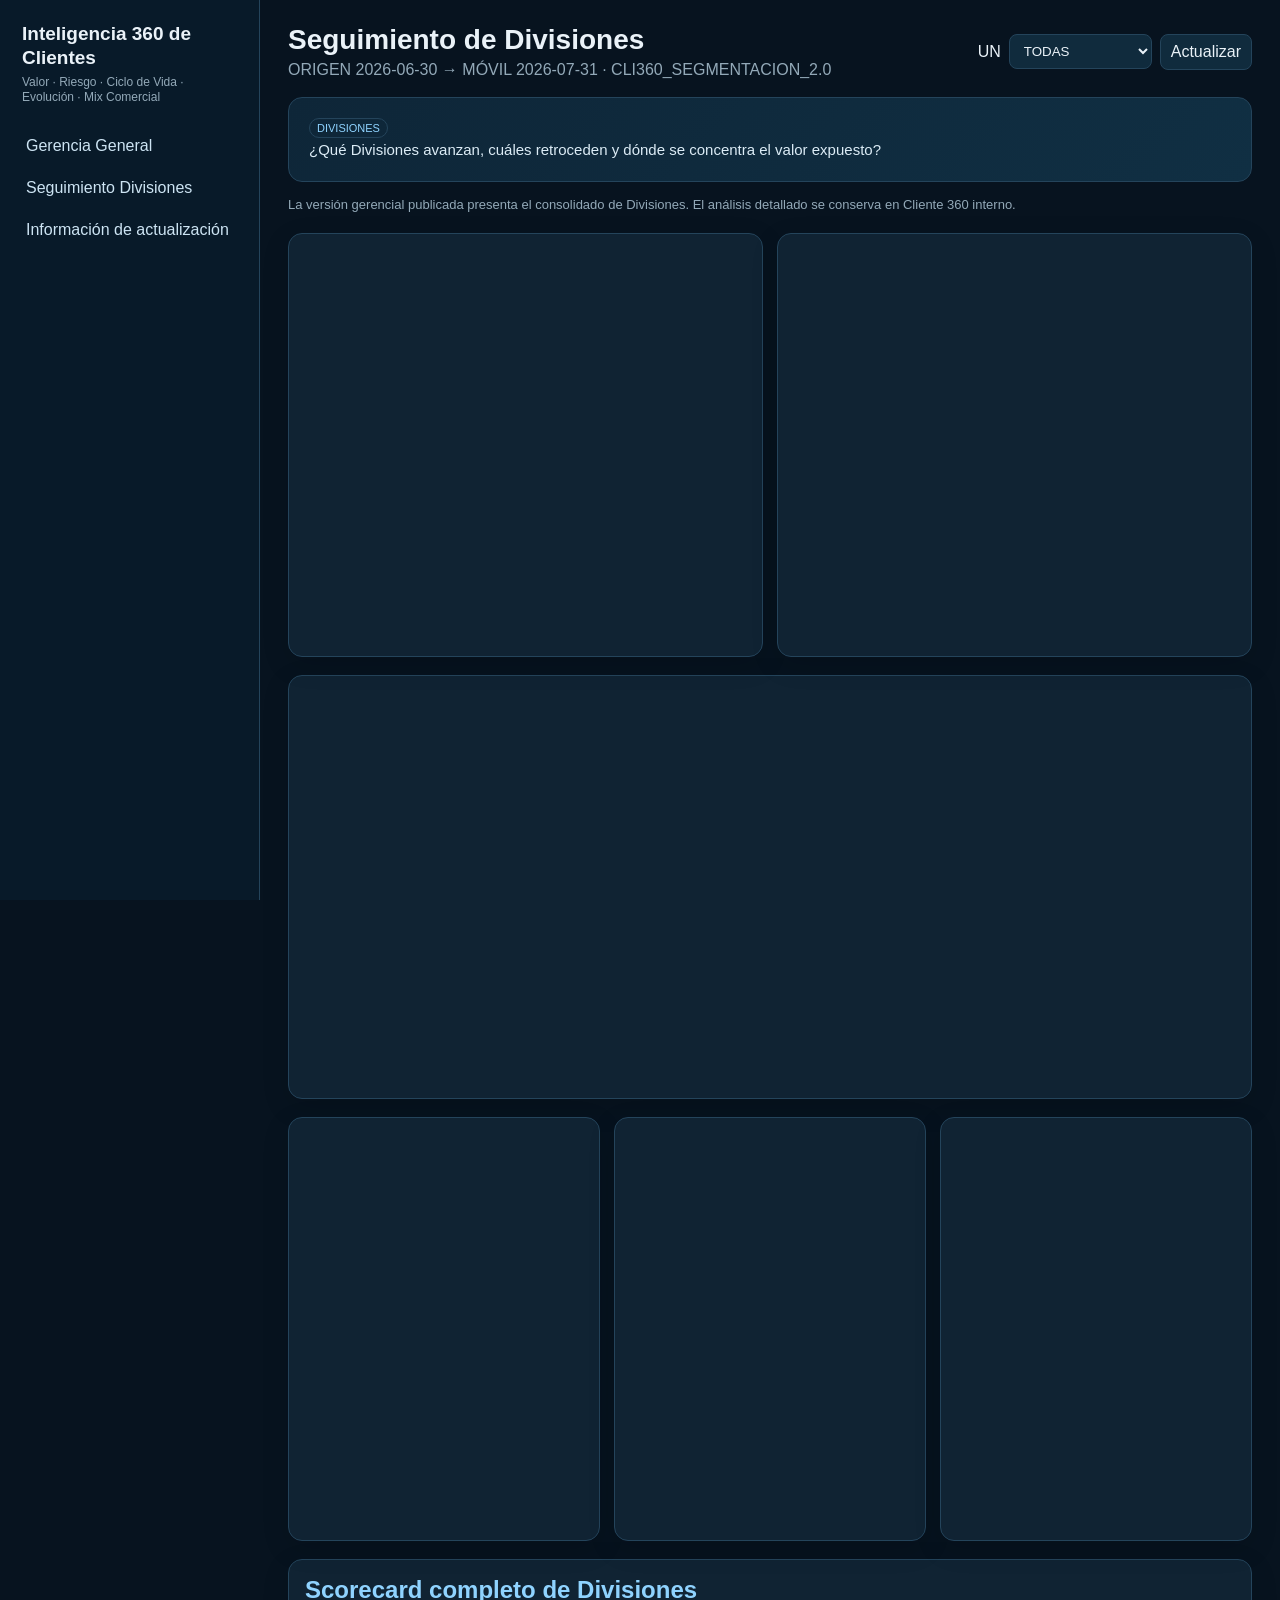
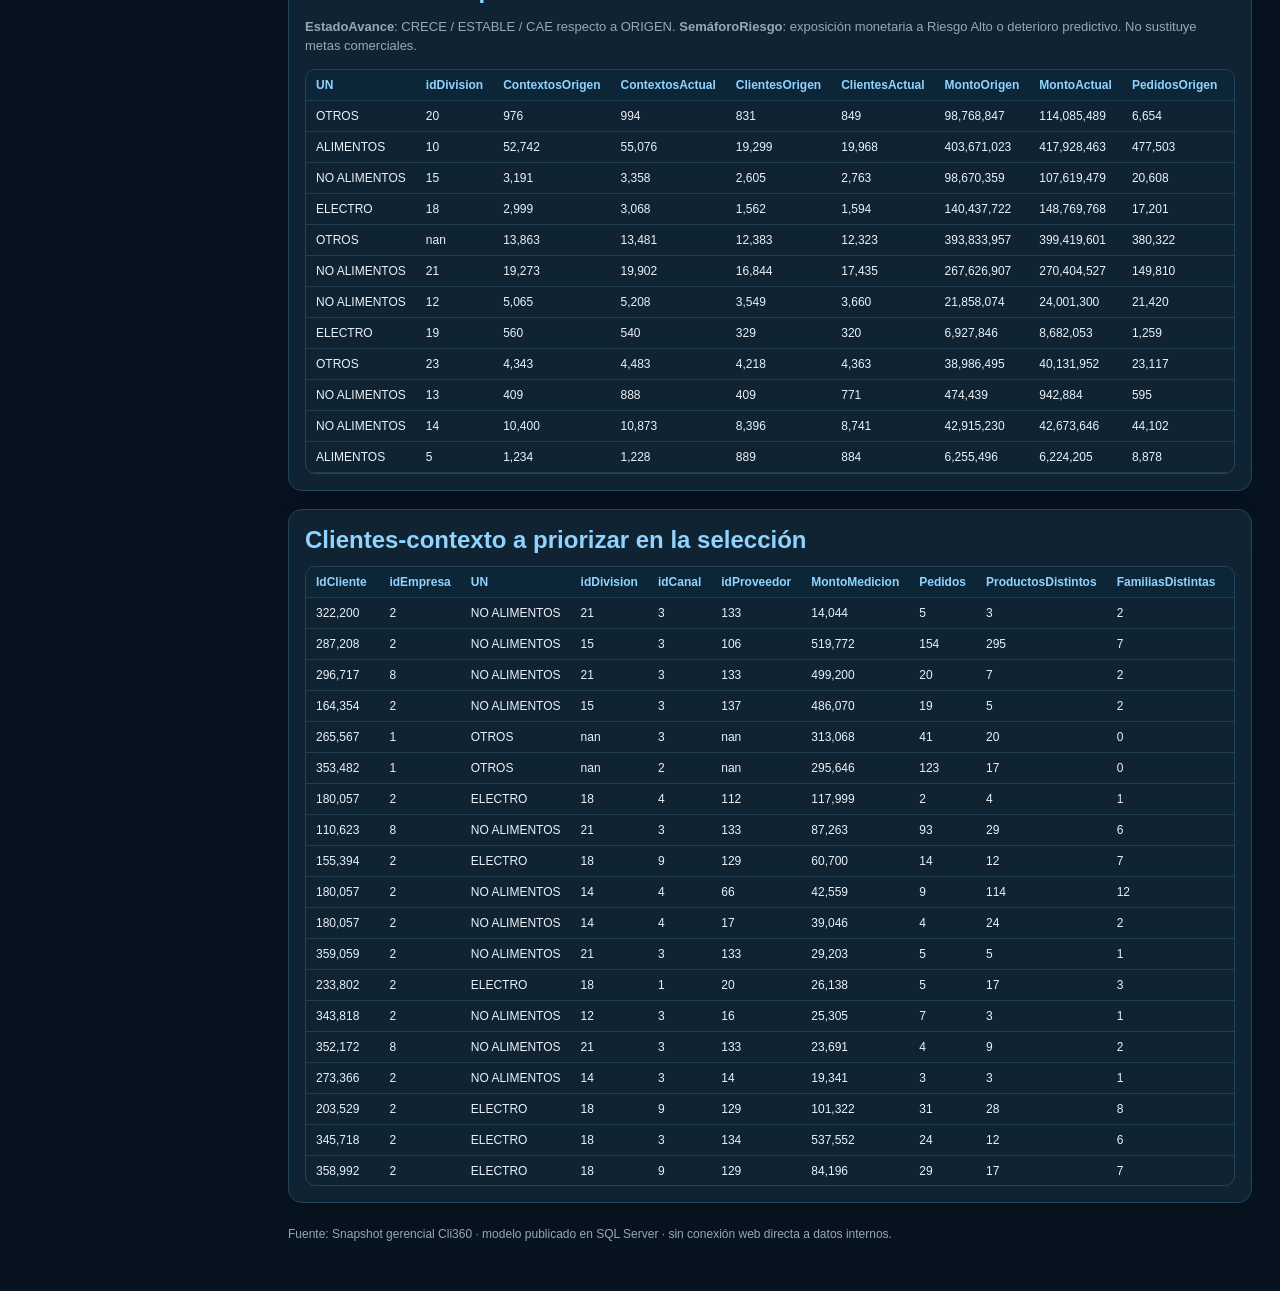
<file: docs/dashboards/segmentacion-clientes-360/releases/20260731-cli360-2-0-5/divisiones--todas.html>
<!doctype html><html><head><meta charset="utf-8"><meta name="viewport" content="width=device-width,initial-scale=1"><title>Cli360 v2.0.5</title><link rel="stylesheet" href="assets/styles.css"><script src="assets/plotly.min.js"></script></head><body><div class="shell"><aside class="sidebar"><div class="brand">Inteligencia 360 de Clientes<small>Valor · Riesgo · Ciclo de Vida · Evolución · Mix Comercial</small></div><nav class="nav"><a href="gerencia-general--todas.html">Gerencia General</a><a href="divisiones--todas.html">Seguimiento Divisiones</a><a href="index.html#actualizacion">Información de actualización</a></nav></aside><main class="content"><div class="topbar"><div class="title"><h1>Seguimiento de Divisiones</h1><p>ORIGEN 2026-06-30 → MÓVIL 2026-07-31 · CLI360_SEGMENTACION_2.0</p></div><div class="filters"><label>UN</label><select onchange="location.href=this.value"><option value="divisiones--todas.html" selected>TODAS</option><option value="divisiones--alimentos.html" >ALIMENTOS</option><option value="divisiones--electro.html" >ELECTRO</option><option value="divisiones--no-alimentos.html" >NO ALIMENTOS</option><option value="divisiones--otros.html" >OTROS</option></select><a href="index.html#actualizacion">Actualizar</a></div></div>
<div class="hero"><span class="tag">DIVISIONES</span><p class="executive-question">¿Qué Divisiones avanzan, cuáles retroceden y dónde se concentra el valor expuesto?</p></div><p class="note">La versión gerencial publicada presenta el consolidado de Divisiones. El análisis detallado se conserva en Cliente 360 interno.</p>

<div class="grid two section"><div class="card chart"><div style="height:390px; width:100%;">                            <div id="1b896307-1888-48b4-958e-543a397c6744" class="plotly-graph-div" style="height:100%; width:100%;"></div>            <script>                window.PLOTLYENV=window.PLOTLYENV || {};                                if (document.getElementById("1b896307-1888-48b4-958e-543a397c6744")) {                    Plotly.newPlot(                        "1b896307-1888-48b4-958e-543a397c6744",                        [{"alignmentgroup":"True","hovertemplate":"UN=OTROS\u003cbr\u003eDivision=%{x}\u003cbr\u003eDeltaMonto=%{y}\u003cextra\u003e\u003c\u002fextra\u003e","legendgroup":"OTROS","marker":{"color":"#636efa","pattern":{"shape":""}},"name":"OTROS","offsetgroup":"OTROS","orientation":"v","showlegend":true,"textposition":"auto","x":["DIV 20","SIN DIVISION","DIV 23"],"xaxis":"x","y":{"dtype":"f8","bdata":"7FG4RtQ2bUGkcD3quk5VQa5H4bpwejFB"},"yaxis":"y","type":"bar"},{"alignmentgroup":"True","hovertemplate":"UN=ALIMENTOS\u003cbr\u003eDivision=%{x}\u003cbr\u003eDeltaMonto=%{y}\u003cextra\u003e\u003c\u002fextra\u003e","legendgroup":"ALIMENTOS","marker":{"color":"#EF553B","pattern":{"shape":""}},"name":"ALIMENTOS","offsetgroup":"ALIMENTOS","orientation":"v","showlegend":true,"textposition":"auto","x":["DIV 10","DIV 5"],"xaxis":"x","y":{"dtype":"f8","bdata":"SOF67KMxa0F7FK5HkY7ewA=="},"yaxis":"y","type":"bar"},{"alignmentgroup":"True","hovertemplate":"UN=NO ALIMENTOS\u003cbr\u003eDivision=%{x}\u003cbr\u003eDeltaMonto=%{y}\u003cextra\u003e\u003c\u002fextra\u003e","legendgroup":"NO ALIMENTOS","marker":{"color":"#00cc96","pattern":{"shape":""}},"name":"NO ALIMENTOS","offsetgroup":"NO ALIMENTOS","orientation":"v","showlegend":true,"textposition":"auto","x":["DIV 15","DIV 21","DIV 12","DIV 13","DIV 14"],"xaxis":"x","y":{"dtype":"f8","bdata":"uB6F+68RYUG4HoVLCjFFQUjhehT9WUBBpHA9CnWXHEFmZmZmfn0NwQ=="},"yaxis":"y","type":"bar"},{"alignmentgroup":"True","hovertemplate":"UN=ELECTRO\u003cbr\u003eDivision=%{x}\u003cbr\u003eDeltaMonto=%{y}\u003cextra\u003e\u003c\u002fextra\u003e","legendgroup":"ELECTRO","marker":{"color":"#ab63fa","pattern":{"shape":""}},"name":"ELECTRO","offsetgroup":"ELECTRO","orientation":"v","showlegend":true,"textposition":"auto","x":["DIV 18","DIV 19"],"xaxis":"x","y":{"dtype":"f8","bdata":"ZmZmpsPIX0HhehTuXsQ6QQ=="},"yaxis":"y","type":"bar"}],                        {"template":{"data":{"barpolar":[{"marker":{"line":{"color":"rgb(17,17,17)","width":0.5},"pattern":{"fillmode":"overlay","size":10,"solidity":0.2}},"type":"barpolar"}],"bar":[{"error_x":{"color":"#f2f5fa"},"error_y":{"color":"#f2f5fa"},"marker":{"line":{"color":"rgb(17,17,17)","width":0.5},"pattern":{"fillmode":"overlay","size":10,"solidity":0.2}},"type":"bar"}],"carpet":[{"aaxis":{"endlinecolor":"#A2B1C6","gridcolor":"#506784","linecolor":"#506784","minorgridcolor":"#506784","startlinecolor":"#A2B1C6"},"baxis":{"endlinecolor":"#A2B1C6","gridcolor":"#506784","linecolor":"#506784","minorgridcolor":"#506784","startlinecolor":"#A2B1C6"},"type":"carpet"}],"choropleth":[{"colorbar":{"outlinewidth":0,"ticks":""},"type":"choropleth"}],"contourcarpet":[{"colorbar":{"outlinewidth":0,"ticks":""},"type":"contourcarpet"}],"contour":[{"colorbar":{"outlinewidth":0,"ticks":""},"colorscale":[[0.0,"#0d0887"],[0.1111111111111111,"#46039f"],[0.2222222222222222,"#7201a8"],[0.3333333333333333,"#9c179e"],[0.4444444444444444,"#bd3786"],[0.5555555555555556,"#d8576b"],[0.6666666666666666,"#ed7953"],[0.7777777777777778,"#fb9f3a"],[0.8888888888888888,"#fdca26"],[1.0,"#f0f921"]],"type":"contour"}],"heatmap":[{"colorbar":{"outlinewidth":0,"ticks":""},"colorscale":[[0.0,"#0d0887"],[0.1111111111111111,"#46039f"],[0.2222222222222222,"#7201a8"],[0.3333333333333333,"#9c179e"],[0.4444444444444444,"#bd3786"],[0.5555555555555556,"#d8576b"],[0.6666666666666666,"#ed7953"],[0.7777777777777778,"#fb9f3a"],[0.8888888888888888,"#fdca26"],[1.0,"#f0f921"]],"type":"heatmap"}],"histogram2dcontour":[{"colorbar":{"outlinewidth":0,"ticks":""},"colorscale":[[0.0,"#0d0887"],[0.1111111111111111,"#46039f"],[0.2222222222222222,"#7201a8"],[0.3333333333333333,"#9c179e"],[0.4444444444444444,"#bd3786"],[0.5555555555555556,"#d8576b"],[0.6666666666666666,"#ed7953"],[0.7777777777777778,"#fb9f3a"],[0.8888888888888888,"#fdca26"],[1.0,"#f0f921"]],"type":"histogram2dcontour"}],"histogram2d":[{"colorbar":{"outlinewidth":0,"ticks":""},"colorscale":[[0.0,"#0d0887"],[0.1111111111111111,"#46039f"],[0.2222222222222222,"#7201a8"],[0.3333333333333333,"#9c179e"],[0.4444444444444444,"#bd3786"],[0.5555555555555556,"#d8576b"],[0.6666666666666666,"#ed7953"],[0.7777777777777778,"#fb9f3a"],[0.8888888888888888,"#fdca26"],[1.0,"#f0f921"]],"type":"histogram2d"}],"histogram":[{"marker":{"pattern":{"fillmode":"overlay","size":10,"solidity":0.2}},"type":"histogram"}],"mesh3d":[{"colorbar":{"outlinewidth":0,"ticks":""},"type":"mesh3d"}],"parcoords":[{"line":{"colorbar":{"outlinewidth":0,"ticks":""}},"type":"parcoords"}],"pie":[{"automargin":true,"type":"pie"}],"scatter3d":[{"line":{"colorbar":{"outlinewidth":0,"ticks":""}},"marker":{"colorbar":{"outlinewidth":0,"ticks":""}},"type":"scatter3d"}],"scattercarpet":[{"marker":{"colorbar":{"outlinewidth":0,"ticks":""}},"type":"scattercarpet"}],"scattergeo":[{"marker":{"colorbar":{"outlinewidth":0,"ticks":""}},"type":"scattergeo"}],"scattergl":[{"marker":{"line":{"color":"#283442"}},"type":"scattergl"}],"scattermap":[{"marker":{"colorbar":{"outlinewidth":0,"ticks":""}},"type":"scattermap"}],"scatterpolargl":[{"marker":{"colorbar":{"outlinewidth":0,"ticks":""}},"type":"scatterpolargl"}],"scatterpolar":[{"marker":{"colorbar":{"outlinewidth":0,"ticks":""}},"type":"scatterpolar"}],"scatter":[{"marker":{"line":{"color":"#283442"}},"type":"scatter"}],"scatterternary":[{"marker":{"colorbar":{"outlinewidth":0,"ticks":""}},"type":"scatterternary"}],"surface":[{"colorbar":{"outlinewidth":0,"ticks":""},"colorscale":[[0.0,"#0d0887"],[0.1111111111111111,"#46039f"],[0.2222222222222222,"#7201a8"],[0.3333333333333333,"#9c179e"],[0.4444444444444444,"#bd3786"],[0.5555555555555556,"#d8576b"],[0.6666666666666666,"#ed7953"],[0.7777777777777778,"#fb9f3a"],[0.8888888888888888,"#fdca26"],[1.0,"#f0f921"]],"type":"surface"}],"table":[{"cells":{"fill":{"color":"#506784"},"line":{"color":"rgb(17,17,17)"}},"header":{"fill":{"color":"#2a3f5f"},"line":{"color":"rgb(17,17,17)"}},"type":"table"}]},"layout":{"annotationdefaults":{"arrowcolor":"#f2f5fa","arrowhead":0,"arrowwidth":1},"autotypenumbers":"strict","coloraxis":{"colorbar":{"outlinewidth":0,"ticks":""}},"colorscale":{"diverging":[[0,"#8e0152"],[0.1,"#c51b7d"],[0.2,"#de77ae"],[0.3,"#f1b6da"],[0.4,"#fde0ef"],[0.5,"#f7f7f7"],[0.6,"#e6f5d0"],[0.7,"#b8e186"],[0.8,"#7fbc41"],[0.9,"#4d9221"],[1,"#276419"]],"sequential":[[0.0,"#0d0887"],[0.1111111111111111,"#46039f"],[0.2222222222222222,"#7201a8"],[0.3333333333333333,"#9c179e"],[0.4444444444444444,"#bd3786"],[0.5555555555555556,"#d8576b"],[0.6666666666666666,"#ed7953"],[0.7777777777777778,"#fb9f3a"],[0.8888888888888888,"#fdca26"],[1.0,"#f0f921"]],"sequentialminus":[[0.0,"#0d0887"],[0.1111111111111111,"#46039f"],[0.2222222222222222,"#7201a8"],[0.3333333333333333,"#9c179e"],[0.4444444444444444,"#bd3786"],[0.5555555555555556,"#d8576b"],[0.6666666666666666,"#ed7953"],[0.7777777777777778,"#fb9f3a"],[0.8888888888888888,"#fdca26"],[1.0,"#f0f921"]]},"colorway":["#636efa","#EF553B","#00cc96","#ab63fa","#FFA15A","#19d3f3","#FF6692","#B6E880","#FF97FF","#FECB52"],"font":{"color":"#f2f5fa"},"geo":{"bgcolor":"rgb(17,17,17)","lakecolor":"rgb(17,17,17)","landcolor":"rgb(17,17,17)","showlakes":true,"showland":true,"subunitcolor":"#506784"},"hoverlabel":{"align":"left"},"hovermode":"closest","paper_bgcolor":"rgb(17,17,17)","plot_bgcolor":"rgb(17,17,17)","polar":{"angularaxis":{"gridcolor":"#506784","linecolor":"#506784","ticks":""},"bgcolor":"rgb(17,17,17)","radialaxis":{"gridcolor":"#506784","linecolor":"#506784","ticks":""}},"scene":{"xaxis":{"backgroundcolor":"rgb(17,17,17)","gridcolor":"#506784","gridwidth":2,"linecolor":"#506784","showbackground":true,"ticks":"","zerolinecolor":"#C8D4E3"},"yaxis":{"backgroundcolor":"rgb(17,17,17)","gridcolor":"#506784","gridwidth":2,"linecolor":"#506784","showbackground":true,"ticks":"","zerolinecolor":"#C8D4E3"},"zaxis":{"backgroundcolor":"rgb(17,17,17)","gridcolor":"#506784","gridwidth":2,"linecolor":"#506784","showbackground":true,"ticks":"","zerolinecolor":"#C8D4E3"}},"shapedefaults":{"line":{"color":"#f2f5fa"}},"sliderdefaults":{"bgcolor":"#C8D4E3","bordercolor":"rgb(17,17,17)","borderwidth":1,"tickwidth":0},"ternary":{"aaxis":{"gridcolor":"#506784","linecolor":"#506784","ticks":""},"baxis":{"gridcolor":"#506784","linecolor":"#506784","ticks":""},"bgcolor":"rgb(17,17,17)","caxis":{"gridcolor":"#506784","linecolor":"#506784","ticks":""}},"title":{"x":0.05},"updatemenudefaults":{"bgcolor":"#506784","borderwidth":0},"xaxis":{"automargin":true,"gridcolor":"#283442","linecolor":"#506784","ticks":"","title":{"standoff":15},"zerolinecolor":"#283442","zerolinewidth":2},"yaxis":{"automargin":true,"gridcolor":"#283442","linecolor":"#506784","ticks":"","title":{"standoff":15},"zerolinecolor":"#283442","zerolinewidth":2}}},"xaxis":{"anchor":"y","domain":[0.0,1.0],"title":{"text":"Division"}},"yaxis":{"anchor":"x","domain":[0.0,1.0],"title":{"text":"DeltaMonto"}},"legend":{"title":{"text":"UN"},"tracegroupgap":0,"orientation":"h","yanchor":"bottom","y":1.02,"xanchor":"left","x":0},"margin":{"t":55,"l":45,"r":25,"b":45},"barmode":"group","title":{"text":"\u0394 Monto por Divisi\u00f3n"},"paper_bgcolor":"rgba(0,0,0,0)","plot_bgcolor":"rgba(0,0,0,0)","height":390},                        {"displaylogo": false, "responsive": true, "modeBarButtonsToRemove": ["lasso2d", "select2d"]}                    )                };            </script>        </div></div><div class="card chart"><div style="height:390px; width:100%;">                            <div id="6b8cd605-463b-4fb3-8045-041dd54b52fe" class="plotly-graph-div" style="height:100%; width:100%;"></div>            <script>                window.PLOTLYENV=window.PLOTLYENV || {};                                if (document.getElementById("6b8cd605-463b-4fb3-8045-041dd54b52fe")) {                    Plotly.newPlot(                        "6b8cd605-463b-4fb3-8045-041dd54b52fe",                        [{"customdata":[["DIV 20",4.869776,51.059959,"VERDE"],["SIN DIVISION",1.572117,63.669778,"VERDE"],["DIV 23",10.581415,39.564213,"VERDE"]],"hovertemplate":"UN=OTROS\u003cbr\u003eVarMontoPct=%{x}\u003cbr\u003ePctMontoRiesgo=%{y}\u003cbr\u003eMontoActual=%{marker.size}\u003cbr\u003eDivision=%{customdata[0]}\u003cbr\u003ePctMontoPredAlta=%{customdata[1]}\u003cbr\u003eScoreOportunidadActual=%{customdata[2]}\u003cbr\u003eSemaforoRiesgo=%{customdata[3]}\u003cextra\u003e\u003c\u002fextra\u003e","legendgroup":"OTROS","marker":{"color":"#636efa","size":{"dtype":"f8","bdata":"MzMzxDkzm0HNzIzQqM63QcP1KHzrIoNB"},"sizemode":"area","sizeref":1044821.156525,"symbol":"circle"},"mode":"markers","name":"OTROS","orientation":"v","showlegend":true,"x":{"dtype":"f8","bdata":"\u002f0C5bd8DL0ADzHwHP7H2P\u002f7xXrUygQdA"},"xaxis":"x","y":{"dtype":"f8","bdata":"CAYQPpSoHkAZc9cS8kH+PxIz+zxGQSpA"},"yaxis":"y","type":"scatter"},{"customdata":[["DIV 10",3.237391,57.38299,"VERDE"],["DIV 5",1.928986,40.745765,"VERDE"]],"hovertemplate":"UN=ALIMENTOS\u003cbr\u003eVarMontoPct=%{x}\u003cbr\u003ePctMontoRiesgo=%{y}\u003cbr\u003eMontoActual=%{marker.size}\u003cbr\u003eDivision=%{customdata[0]}\u003cbr\u003ePctMontoPredAlta=%{customdata[1]}\u003cbr\u003eScoreOportunidadActual=%{customdata[2]}\u003cbr\u003eSemaforoRiesgo=%{customdata[3]}\u003cextra\u003e\u003c\u002fextra\u003e","legendgroup":"ALIMENTOS","marker":{"color":"#EF553B","size":{"dtype":"f8","bdata":"9iicDhXpuEF7FK5XU75XQQ=="},"sizemode":"area","sizeref":1044821.156525,"symbol":"circle"},"mode":"markers","name":"ALIMENTOS","orientation":"v","showlegend":true,"x":{"dtype":"f8","bdata":"bypSYWxBDEAfgqrRqwHgvw=="},"xaxis":"x","y":{"dtype":"f8","bdata":"cv4mFCLgA0Bqv7UTJQEHQA=="},"yaxis":"y","type":"scatter"},{"customdata":[["DIV 15",12.001386,60.060354,"VERDE"],["DIV 21",6.763743,62.363116,"VERDE"],["DIV 12",9.947765,47.791524,"VERDE"],["DIV 13",3.119608,50.746677,"VERDE"],["DIV 14",15.914834,48.3703,"VERDE"]],"hovertemplate":"UN=NO ALIMENTOS\u003cbr\u003eVarMontoPct=%{x}\u003cbr\u003ePctMontoRiesgo=%{y}\u003cbr\u003eMontoActual=%{marker.size}\u003cbr\u003eDivision=%{customdata[0]}\u003cbr\u003ePctMontoPredAlta=%{customdata[1]}\u003cbr\u003eScoreOportunidadActual=%{customdata[2]}\u003cbr\u003eSemaforoRiesgo=%{customdata[3]}\u003cextra\u003e\u003c\u002fextra\u003e","legendgroup":"NO ALIMENTOS","marker":{"color":"#00cc96","size":{"dtype":"f8","bdata":"9ihcWpKomUFmZiavCx6wQXE9Cj+x43ZBFK5H4UjGLEEUrkdxL1mEQQ=="},"sizemode":"area","sizeref":1044821.156525,"symbol":"circle"},"mode":"markers","name":"NO ALIMENTOS","orientation":"v","showlegend":true,"x":{"dtype":"f8","bdata":"jSWsjbEjIkAJ\u002freSHZvwP20ANiBCnCNAKdAn8iSvWEBg5jv4iQPivw=="},"xaxis":"x","y":{"dtype":"f8","bdata":"mBb1Se4AGEBZT62+uooJQPm84qlHah9AAAAAAAAAAAA5mE2AYZkmQA=="},"yaxis":"y","type":"scatter"},{"customdata":[["DIV 18",18.165995,55.713855,"VERDE"],["DIV 19",11.33535,46.846166,"VERDE"]],"hovertemplate":"UN=ELECTRO\u003cbr\u003eVarMontoPct=%{x}\u003cbr\u003ePctMontoRiesgo=%{y}\u003cbr\u003eMontoActual=%{marker.size}\u003cbr\u003eDivision=%{customdata[0]}\u003cbr\u003ePctMontoPredAlta=%{customdata[1]}\u003cbr\u003eScoreOportunidadActual=%{customdata[2]}\u003cbr\u003eSemaforoRiesgo=%{customdata[3]}\u003cextra\u003e\u003c\u002fextra\u003e","legendgroup":"ELECTRO","marker":{"color":"#ab63fa","size":{"dtype":"f8","bdata":"hevR0Be8oUGPwvWoSI9gQQ=="},"sizemode":"area","sizeref":1044821.156525,"symbol":"circle"},"mode":"markers","name":"ELECTRO","orientation":"v","showlegend":true,"x":{"dtype":"f8","bdata":"Di+ISE27F0Dgvg6cM1I5QA=="},"xaxis":"x","y":{"dtype":"f8","bdata":"9WVpp+aSCEAQPpRoyePqPw=="},"yaxis":"y","type":"scatter"}],                        {"template":{"data":{"barpolar":[{"marker":{"line":{"color":"rgb(17,17,17)","width":0.5},"pattern":{"fillmode":"overlay","size":10,"solidity":0.2}},"type":"barpolar"}],"bar":[{"error_x":{"color":"#f2f5fa"},"error_y":{"color":"#f2f5fa"},"marker":{"line":{"color":"rgb(17,17,17)","width":0.5},"pattern":{"fillmode":"overlay","size":10,"solidity":0.2}},"type":"bar"}],"carpet":[{"aaxis":{"endlinecolor":"#A2B1C6","gridcolor":"#506784","linecolor":"#506784","minorgridcolor":"#506784","startlinecolor":"#A2B1C6"},"baxis":{"endlinecolor":"#A2B1C6","gridcolor":"#506784","linecolor":"#506784","minorgridcolor":"#506784","startlinecolor":"#A2B1C6"},"type":"carpet"}],"choropleth":[{"colorbar":{"outlinewidth":0,"ticks":""},"type":"choropleth"}],"contourcarpet":[{"colorbar":{"outlinewidth":0,"ticks":""},"type":"contourcarpet"}],"contour":[{"colorbar":{"outlinewidth":0,"ticks":""},"colorscale":[[0.0,"#0d0887"],[0.1111111111111111,"#46039f"],[0.2222222222222222,"#7201a8"],[0.3333333333333333,"#9c179e"],[0.4444444444444444,"#bd3786"],[0.5555555555555556,"#d8576b"],[0.6666666666666666,"#ed7953"],[0.7777777777777778,"#fb9f3a"],[0.8888888888888888,"#fdca26"],[1.0,"#f0f921"]],"type":"contour"}],"heatmap":[{"colorbar":{"outlinewidth":0,"ticks":""},"colorscale":[[0.0,"#0d0887"],[0.1111111111111111,"#46039f"],[0.2222222222222222,"#7201a8"],[0.3333333333333333,"#9c179e"],[0.4444444444444444,"#bd3786"],[0.5555555555555556,"#d8576b"],[0.6666666666666666,"#ed7953"],[0.7777777777777778,"#fb9f3a"],[0.8888888888888888,"#fdca26"],[1.0,"#f0f921"]],"type":"heatmap"}],"histogram2dcontour":[{"colorbar":{"outlinewidth":0,"ticks":""},"colorscale":[[0.0,"#0d0887"],[0.1111111111111111,"#46039f"],[0.2222222222222222,"#7201a8"],[0.3333333333333333,"#9c179e"],[0.4444444444444444,"#bd3786"],[0.5555555555555556,"#d8576b"],[0.6666666666666666,"#ed7953"],[0.7777777777777778,"#fb9f3a"],[0.8888888888888888,"#fdca26"],[1.0,"#f0f921"]],"type":"histogram2dcontour"}],"histogram2d":[{"colorbar":{"outlinewidth":0,"ticks":""},"colorscale":[[0.0,"#0d0887"],[0.1111111111111111,"#46039f"],[0.2222222222222222,"#7201a8"],[0.3333333333333333,"#9c179e"],[0.4444444444444444,"#bd3786"],[0.5555555555555556,"#d8576b"],[0.6666666666666666,"#ed7953"],[0.7777777777777778,"#fb9f3a"],[0.8888888888888888,"#fdca26"],[1.0,"#f0f921"]],"type":"histogram2d"}],"histogram":[{"marker":{"pattern":{"fillmode":"overlay","size":10,"solidity":0.2}},"type":"histogram"}],"mesh3d":[{"colorbar":{"outlinewidth":0,"ticks":""},"type":"mesh3d"}],"parcoords":[{"line":{"colorbar":{"outlinewidth":0,"ticks":""}},"type":"parcoords"}],"pie":[{"automargin":true,"type":"pie"}],"scatter3d":[{"line":{"colorbar":{"outlinewidth":0,"ticks":""}},"marker":{"colorbar":{"outlinewidth":0,"ticks":""}},"type":"scatter3d"}],"scattercarpet":[{"marker":{"colorbar":{"outlinewidth":0,"ticks":""}},"type":"scattercarpet"}],"scattergeo":[{"marker":{"colorbar":{"outlinewidth":0,"ticks":""}},"type":"scattergeo"}],"scattergl":[{"marker":{"line":{"color":"#283442"}},"type":"scattergl"}],"scattermap":[{"marker":{"colorbar":{"outlinewidth":0,"ticks":""}},"type":"scattermap"}],"scatterpolargl":[{"marker":{"colorbar":{"outlinewidth":0,"ticks":""}},"type":"scatterpolargl"}],"scatterpolar":[{"marker":{"colorbar":{"outlinewidth":0,"ticks":""}},"type":"scatterpolar"}],"scatter":[{"marker":{"line":{"color":"#283442"}},"type":"scatter"}],"scatterternary":[{"marker":{"colorbar":{"outlinewidth":0,"ticks":""}},"type":"scatterternary"}],"surface":[{"colorbar":{"outlinewidth":0,"ticks":""},"colorscale":[[0.0,"#0d0887"],[0.1111111111111111,"#46039f"],[0.2222222222222222,"#7201a8"],[0.3333333333333333,"#9c179e"],[0.4444444444444444,"#bd3786"],[0.5555555555555556,"#d8576b"],[0.6666666666666666,"#ed7953"],[0.7777777777777778,"#fb9f3a"],[0.8888888888888888,"#fdca26"],[1.0,"#f0f921"]],"type":"surface"}],"table":[{"cells":{"fill":{"color":"#506784"},"line":{"color":"rgb(17,17,17)"}},"header":{"fill":{"color":"#2a3f5f"},"line":{"color":"rgb(17,17,17)"}},"type":"table"}]},"layout":{"annotationdefaults":{"arrowcolor":"#f2f5fa","arrowhead":0,"arrowwidth":1},"autotypenumbers":"strict","coloraxis":{"colorbar":{"outlinewidth":0,"ticks":""}},"colorscale":{"diverging":[[0,"#8e0152"],[0.1,"#c51b7d"],[0.2,"#de77ae"],[0.3,"#f1b6da"],[0.4,"#fde0ef"],[0.5,"#f7f7f7"],[0.6,"#e6f5d0"],[0.7,"#b8e186"],[0.8,"#7fbc41"],[0.9,"#4d9221"],[1,"#276419"]],"sequential":[[0.0,"#0d0887"],[0.1111111111111111,"#46039f"],[0.2222222222222222,"#7201a8"],[0.3333333333333333,"#9c179e"],[0.4444444444444444,"#bd3786"],[0.5555555555555556,"#d8576b"],[0.6666666666666666,"#ed7953"],[0.7777777777777778,"#fb9f3a"],[0.8888888888888888,"#fdca26"],[1.0,"#f0f921"]],"sequentialminus":[[0.0,"#0d0887"],[0.1111111111111111,"#46039f"],[0.2222222222222222,"#7201a8"],[0.3333333333333333,"#9c179e"],[0.4444444444444444,"#bd3786"],[0.5555555555555556,"#d8576b"],[0.6666666666666666,"#ed7953"],[0.7777777777777778,"#fb9f3a"],[0.8888888888888888,"#fdca26"],[1.0,"#f0f921"]]},"colorway":["#636efa","#EF553B","#00cc96","#ab63fa","#FFA15A","#19d3f3","#FF6692","#B6E880","#FF97FF","#FECB52"],"font":{"color":"#f2f5fa"},"geo":{"bgcolor":"rgb(17,17,17)","lakecolor":"rgb(17,17,17)","landcolor":"rgb(17,17,17)","showlakes":true,"showland":true,"subunitcolor":"#506784"},"hoverlabel":{"align":"left"},"hovermode":"closest","paper_bgcolor":"rgb(17,17,17)","plot_bgcolor":"rgb(17,17,17)","polar":{"angularaxis":{"gridcolor":"#506784","linecolor":"#506784","ticks":""},"bgcolor":"rgb(17,17,17)","radialaxis":{"gridcolor":"#506784","linecolor":"#506784","ticks":""}},"scene":{"xaxis":{"backgroundcolor":"rgb(17,17,17)","gridcolor":"#506784","gridwidth":2,"linecolor":"#506784","showbackground":true,"ticks":"","zerolinecolor":"#C8D4E3"},"yaxis":{"backgroundcolor":"rgb(17,17,17)","gridcolor":"#506784","gridwidth":2,"linecolor":"#506784","showbackground":true,"ticks":"","zerolinecolor":"#C8D4E3"},"zaxis":{"backgroundcolor":"rgb(17,17,17)","gridcolor":"#506784","gridwidth":2,"linecolor":"#506784","showbackground":true,"ticks":"","zerolinecolor":"#C8D4E3"}},"shapedefaults":{"line":{"color":"#f2f5fa"}},"sliderdefaults":{"bgcolor":"#C8D4E3","bordercolor":"rgb(17,17,17)","borderwidth":1,"tickwidth":0},"ternary":{"aaxis":{"gridcolor":"#506784","linecolor":"#506784","ticks":""},"baxis":{"gridcolor":"#506784","linecolor":"#506784","ticks":""},"bgcolor":"rgb(17,17,17)","caxis":{"gridcolor":"#506784","linecolor":"#506784","ticks":""}},"title":{"x":0.05},"updatemenudefaults":{"bgcolor":"#506784","borderwidth":0},"xaxis":{"automargin":true,"gridcolor":"#283442","linecolor":"#506784","ticks":"","title":{"standoff":15},"zerolinecolor":"#283442","zerolinewidth":2},"yaxis":{"automargin":true,"gridcolor":"#283442","linecolor":"#506784","ticks":"","title":{"standoff":15},"zerolinecolor":"#283442","zerolinewidth":2}}},"xaxis":{"anchor":"y","domain":[0.0,1.0],"title":{"text":"\u0394 Monto (%)"}},"yaxis":{"anchor":"x","domain":[0.0,1.0],"title":{"text":"Monto en RIESGO ALTO (%)"}},"legend":{"title":{"text":"UN"},"tracegroupgap":0,"itemsizing":"constant","orientation":"h","yanchor":"bottom","y":1.02,"xanchor":"left","x":0},"margin":{"t":55,"l":45,"r":25,"b":45},"shapes":[{"line":{"color":"#93a9b8","dash":"dash"},"type":"line","x0":0,"x1":0,"xref":"x","y0":0,"y1":1,"yref":"y domain"},{"line":{"color":"#fbbf24","dash":"dash"},"type":"line","x0":0,"x1":1,"xref":"x domain","y0":20.0,"y1":20.0,"yref":"y"}],"title":{"text":"Mapa de avance y riesgo"},"paper_bgcolor":"rgba(0,0,0,0)","plot_bgcolor":"rgba(0,0,0,0)","height":390},                        {"displaylogo": false, "responsive": true, "modeBarButtonsToRemove": ["lasso2d", "select2d"]}                    )                };            </script>        </div></div></div><div class="card section chart"><div style="height:390px; width:100%;">                            <div id="181881b4-693c-4c36-9e24-5237254be7ac" class="plotly-graph-div" style="height:100%; width:100%;"></div>            <script>                window.PLOTLYENV=window.PLOTLYENV || {};                                if (document.getElementById("181881b4-693c-4c36-9e24-5237254be7ac")) {                    Plotly.newPlot(                        "181881b4-693c-4c36-9e24-5237254be7ac",                        [{"hovertemplate":"UN=ALIMENTOS\u003cbr\u003eFechaCorte=%{x}\u003cbr\u003eMontoMedicion=%{y}\u003cextra\u003e\u003c\u002fextra\u003e","legendgroup":"ALIMENTOS","line":{"color":"#636efa","dash":"solid"},"marker":{"symbol":"circle"},"mode":"lines+markers","name":"ALIMENTOS","orientation":"v","showlegend":true,"x":["2026-06-30","2026-06-30","2026-07-31","2026-07-31"],"xaxis":"x","y":{"dtype":"f8","bdata":"j8L16OHcV0HsUTjvhw+4QXsUrldTvldB9iicDhXpuEE="},"yaxis":"y","type":"scatter"},{"hovertemplate":"UN=ELECTRO\u003cbr\u003eFechaCorte=%{x}\u003cbr\u003eMontoMedicion=%{y}\u003cextra\u003e\u003c\u002fextra\u003e","legendgroup":"ELECTRO","line":{"color":"#EF553B","dash":"solid"},"marker":{"symbol":"circle"},"mode":"lines+markers","name":"ELECTRO","orientation":"v","showlegend":true,"x":["2026-06-30","2026-06-30","2026-07-31","2026-07-31"],"xaxis":"x","y":{"dtype":"f8","bdata":"Uries9G9oEFmZmaWeW1aQYXr0dAXvKFBj8L1qEiPYEE="},"yaxis":"y","type":"scatter"},{"hovertemplate":"UN=NO ALIMENTOS\u003cbr\u003eFechaCorte=%{x}\u003cbr\u003eMontoMedicion=%{y}\u003cextra\u003e\u003c\u002fextra\u003e","legendgroup":"NO ALIMENTOS","line":{"color":"#00cc96","dash":"solid"},"marker":{"symbol":"circle"},"mode":"lines+markers","name":"NO ALIMENTOS","orientation":"v","showlegend":true,"x":["2026-06-30","2026-06-30","2026-06-30","2026-06-30","2026-06-30","2026-07-31","2026-07-31","2026-07-31","2026-07-31","2026-07-31"],"xaxis":"x","y":{"dtype":"f8","bdata":"SOF6nHHYdEGF61G4HPUcQXsUru+sdoRBH4XrWlyGl0FSuB41U+evQXE9Cj+x43ZBFK5H4UjGLEEUrkdxL1mEQfYoXFqSqJlBZmYmrwsesEE="},"yaxis":"y","type":"scatter"},{"hovertemplate":"UN=OTROS\u003cbr\u003eFechaCorte=%{x}\u003cbr\u003eMontoMedicion=%{y}\u003cextra\u003e\u003c\u002fextra\u003e","legendgroup":"OTROS","line":{"color":"#ab63fa","dash":"solid"},"marker":{"symbol":"circle"},"mode":"lines+markers","name":"OTROS","orientation":"v","showlegend":true,"x":["2026-06-30","2026-06-30","2026-06-30","2026-07-31","2026-07-31","2026-07-31"],"xaxis":"x","y":{"dtype":"f8","bdata":"Ctfj5G15t0H2KFw7X4yXQYXrUfYXl4JBzcyM0KjOt0EzMzPEOTObQcP1KHzrIoNB"},"yaxis":"y","type":"scatter"}],                        {"template":{"data":{"barpolar":[{"marker":{"line":{"color":"rgb(17,17,17)","width":0.5},"pattern":{"fillmode":"overlay","size":10,"solidity":0.2}},"type":"barpolar"}],"bar":[{"error_x":{"color":"#f2f5fa"},"error_y":{"color":"#f2f5fa"},"marker":{"line":{"color":"rgb(17,17,17)","width":0.5},"pattern":{"fillmode":"overlay","size":10,"solidity":0.2}},"type":"bar"}],"carpet":[{"aaxis":{"endlinecolor":"#A2B1C6","gridcolor":"#506784","linecolor":"#506784","minorgridcolor":"#506784","startlinecolor":"#A2B1C6"},"baxis":{"endlinecolor":"#A2B1C6","gridcolor":"#506784","linecolor":"#506784","minorgridcolor":"#506784","startlinecolor":"#A2B1C6"},"type":"carpet"}],"choropleth":[{"colorbar":{"outlinewidth":0,"ticks":""},"type":"choropleth"}],"contourcarpet":[{"colorbar":{"outlinewidth":0,"ticks":""},"type":"contourcarpet"}],"contour":[{"colorbar":{"outlinewidth":0,"ticks":""},"colorscale":[[0.0,"#0d0887"],[0.1111111111111111,"#46039f"],[0.2222222222222222,"#7201a8"],[0.3333333333333333,"#9c179e"],[0.4444444444444444,"#bd3786"],[0.5555555555555556,"#d8576b"],[0.6666666666666666,"#ed7953"],[0.7777777777777778,"#fb9f3a"],[0.8888888888888888,"#fdca26"],[1.0,"#f0f921"]],"type":"contour"}],"heatmap":[{"colorbar":{"outlinewidth":0,"ticks":""},"colorscale":[[0.0,"#0d0887"],[0.1111111111111111,"#46039f"],[0.2222222222222222,"#7201a8"],[0.3333333333333333,"#9c179e"],[0.4444444444444444,"#bd3786"],[0.5555555555555556,"#d8576b"],[0.6666666666666666,"#ed7953"],[0.7777777777777778,"#fb9f3a"],[0.8888888888888888,"#fdca26"],[1.0,"#f0f921"]],"type":"heatmap"}],"histogram2dcontour":[{"colorbar":{"outlinewidth":0,"ticks":""},"colorscale":[[0.0,"#0d0887"],[0.1111111111111111,"#46039f"],[0.2222222222222222,"#7201a8"],[0.3333333333333333,"#9c179e"],[0.4444444444444444,"#bd3786"],[0.5555555555555556,"#d8576b"],[0.6666666666666666,"#ed7953"],[0.7777777777777778,"#fb9f3a"],[0.8888888888888888,"#fdca26"],[1.0,"#f0f921"]],"type":"histogram2dcontour"}],"histogram2d":[{"colorbar":{"outlinewidth":0,"ticks":""},"colorscale":[[0.0,"#0d0887"],[0.1111111111111111,"#46039f"],[0.2222222222222222,"#7201a8"],[0.3333333333333333,"#9c179e"],[0.4444444444444444,"#bd3786"],[0.5555555555555556,"#d8576b"],[0.6666666666666666,"#ed7953"],[0.7777777777777778,"#fb9f3a"],[0.8888888888888888,"#fdca26"],[1.0,"#f0f921"]],"type":"histogram2d"}],"histogram":[{"marker":{"pattern":{"fillmode":"overlay","size":10,"solidity":0.2}},"type":"histogram"}],"mesh3d":[{"colorbar":{"outlinewidth":0,"ticks":""},"type":"mesh3d"}],"parcoords":[{"line":{"colorbar":{"outlinewidth":0,"ticks":""}},"type":"parcoords"}],"pie":[{"automargin":true,"type":"pie"}],"scatter3d":[{"line":{"colorbar":{"outlinewidth":0,"ticks":""}},"marker":{"colorbar":{"outlinewidth":0,"ticks":""}},"type":"scatter3d"}],"scattercarpet":[{"marker":{"colorbar":{"outlinewidth":0,"ticks":""}},"type":"scattercarpet"}],"scattergeo":[{"marker":{"colorbar":{"outlinewidth":0,"ticks":""}},"type":"scattergeo"}],"scattergl":[{"marker":{"line":{"color":"#283442"}},"type":"scattergl"}],"scattermap":[{"marker":{"colorbar":{"outlinewidth":0,"ticks":""}},"type":"scattermap"}],"scatterpolargl":[{"marker":{"colorbar":{"outlinewidth":0,"ticks":""}},"type":"scatterpolargl"}],"scatterpolar":[{"marker":{"colorbar":{"outlinewidth":0,"ticks":""}},"type":"scatterpolar"}],"scatter":[{"marker":{"line":{"color":"#283442"}},"type":"scatter"}],"scatterternary":[{"marker":{"colorbar":{"outlinewidth":0,"ticks":""}},"type":"scatterternary"}],"surface":[{"colorbar":{"outlinewidth":0,"ticks":""},"colorscale":[[0.0,"#0d0887"],[0.1111111111111111,"#46039f"],[0.2222222222222222,"#7201a8"],[0.3333333333333333,"#9c179e"],[0.4444444444444444,"#bd3786"],[0.5555555555555556,"#d8576b"],[0.6666666666666666,"#ed7953"],[0.7777777777777778,"#fb9f3a"],[0.8888888888888888,"#fdca26"],[1.0,"#f0f921"]],"type":"surface"}],"table":[{"cells":{"fill":{"color":"#506784"},"line":{"color":"rgb(17,17,17)"}},"header":{"fill":{"color":"#2a3f5f"},"line":{"color":"rgb(17,17,17)"}},"type":"table"}]},"layout":{"annotationdefaults":{"arrowcolor":"#f2f5fa","arrowhead":0,"arrowwidth":1},"autotypenumbers":"strict","coloraxis":{"colorbar":{"outlinewidth":0,"ticks":""}},"colorscale":{"diverging":[[0,"#8e0152"],[0.1,"#c51b7d"],[0.2,"#de77ae"],[0.3,"#f1b6da"],[0.4,"#fde0ef"],[0.5,"#f7f7f7"],[0.6,"#e6f5d0"],[0.7,"#b8e186"],[0.8,"#7fbc41"],[0.9,"#4d9221"],[1,"#276419"]],"sequential":[[0.0,"#0d0887"],[0.1111111111111111,"#46039f"],[0.2222222222222222,"#7201a8"],[0.3333333333333333,"#9c179e"],[0.4444444444444444,"#bd3786"],[0.5555555555555556,"#d8576b"],[0.6666666666666666,"#ed7953"],[0.7777777777777778,"#fb9f3a"],[0.8888888888888888,"#fdca26"],[1.0,"#f0f921"]],"sequentialminus":[[0.0,"#0d0887"],[0.1111111111111111,"#46039f"],[0.2222222222222222,"#7201a8"],[0.3333333333333333,"#9c179e"],[0.4444444444444444,"#bd3786"],[0.5555555555555556,"#d8576b"],[0.6666666666666666,"#ed7953"],[0.7777777777777778,"#fb9f3a"],[0.8888888888888888,"#fdca26"],[1.0,"#f0f921"]]},"colorway":["#636efa","#EF553B","#00cc96","#ab63fa","#FFA15A","#19d3f3","#FF6692","#B6E880","#FF97FF","#FECB52"],"font":{"color":"#f2f5fa"},"geo":{"bgcolor":"rgb(17,17,17)","lakecolor":"rgb(17,17,17)","landcolor":"rgb(17,17,17)","showlakes":true,"showland":true,"subunitcolor":"#506784"},"hoverlabel":{"align":"left"},"hovermode":"closest","paper_bgcolor":"rgb(17,17,17)","plot_bgcolor":"rgb(17,17,17)","polar":{"angularaxis":{"gridcolor":"#506784","linecolor":"#506784","ticks":""},"bgcolor":"rgb(17,17,17)","radialaxis":{"gridcolor":"#506784","linecolor":"#506784","ticks":""}},"scene":{"xaxis":{"backgroundcolor":"rgb(17,17,17)","gridcolor":"#506784","gridwidth":2,"linecolor":"#506784","showbackground":true,"ticks":"","zerolinecolor":"#C8D4E3"},"yaxis":{"backgroundcolor":"rgb(17,17,17)","gridcolor":"#506784","gridwidth":2,"linecolor":"#506784","showbackground":true,"ticks":"","zerolinecolor":"#C8D4E3"},"zaxis":{"backgroundcolor":"rgb(17,17,17)","gridcolor":"#506784","gridwidth":2,"linecolor":"#506784","showbackground":true,"ticks":"","zerolinecolor":"#C8D4E3"}},"shapedefaults":{"line":{"color":"#f2f5fa"}},"sliderdefaults":{"bgcolor":"#C8D4E3","bordercolor":"rgb(17,17,17)","borderwidth":1,"tickwidth":0},"ternary":{"aaxis":{"gridcolor":"#506784","linecolor":"#506784","ticks":""},"baxis":{"gridcolor":"#506784","linecolor":"#506784","ticks":""},"bgcolor":"rgb(17,17,17)","caxis":{"gridcolor":"#506784","linecolor":"#506784","ticks":""}},"title":{"x":0.05},"updatemenudefaults":{"bgcolor":"#506784","borderwidth":0},"xaxis":{"automargin":true,"gridcolor":"#283442","linecolor":"#506784","ticks":"","title":{"standoff":15},"zerolinecolor":"#283442","zerolinewidth":2},"yaxis":{"automargin":true,"gridcolor":"#283442","linecolor":"#506784","ticks":"","title":{"standoff":15},"zerolinecolor":"#283442","zerolinewidth":2}}},"xaxis":{"anchor":"y","domain":[0.0,1.0],"title":{"text":"FechaCorte"}},"yaxis":{"anchor":"x","domain":[0.0,1.0],"title":{"text":"MontoMedicion"}},"legend":{"title":{"text":"UN"},"tracegroupgap":0,"orientation":"h","yanchor":"bottom","y":1.02,"xanchor":"left","x":0},"margin":{"t":55,"l":45,"r":25,"b":45},"title":{"text":"Tendencia MontoMedicion de la selecci\u00f3n"},"paper_bgcolor":"rgba(0,0,0,0)","plot_bgcolor":"rgba(0,0,0,0)","height":390},                        {"displaylogo": false, "responsive": true, "modeBarButtonsToRemove": ["lasso2d", "select2d"]}                    )                };            </script>        </div></div><div class="grid three section"><div class="card chart"><div style="height:390px; width:100%;">                            <div id="224fa197-9b09-497f-a667-34815611e9e7" class="plotly-graph-div" style="height:100%; width:100%;"></div>            <script>                window.PLOTLYENV=window.PLOTLYENV || {};                                if (document.getElementById("224fa197-9b09-497f-a667-34815611e9e7")) {                    Plotly.newPlot(                        "224fa197-9b09-497f-a667-34815611e9e7",                        [{"hovertemplate":"UN=ALIMENTOS\u003cbr\u003eSegmentoBase=%{x}\u003cbr\u003eMontoMedicion=%{y}\u003cextra\u003e\u003c\u002fextra\u003e","legendgroup":"ALIMENTOS","marker":{"color":"#636efa","pattern":{"shape":""}},"name":"ALIMENTOS","orientation":"v","showlegend":true,"textposition":"auto","x":["ESTRATEGICO","CONSOLIDADO","POTENCIAL DE DESARROLLO","ESTRATEGICO","CONSOLIDADO","BAJA ACTIVIDAD","BAJA ACTIVIDAD","POTENCIAL DE DESARROLLO"],"xaxis":"x","y":{"dtype":"f8","bdata":"pHD97nuttkHD9SgYc+FzQUjhelzZk25B4XoUfnpVU0HhehSu\u002flgwQQrXo3BGxiFBMzMzM8P25EBxPQrX01XkQA=="},"yaxis":"y","type":"bar"},{"hovertemplate":"UN=OTROS\u003cbr\u003eSegmentoBase=%{x}\u003cbr\u003eMontoMedicion=%{y}\u003cextra\u003e\u003c\u002fextra\u003e","legendgroup":"OTROS","marker":{"color":"#EF553B","pattern":{"shape":""}},"name":"OTROS","orientation":"v","showlegend":true,"textposition":"auto","x":["ESTRATEGICO","ESTRATEGICO","CONSOLIDADO","POTENCIAL DE DESARROLLO","CONSOLIDADO","ESTRATEGICO","CONSOLIDADO","POTENCIAL DE DESARROLLO","POTENCIAL DE DESARROLLO","BAJA ACTIVIDAD","BAJA ACTIVIDAD","BAJA ACTIVIDAD"],"xaxis":"x","y":{"dtype":"f8","bdata":"KVzPMvh5skHXo3BaRGqRQVyPwpNcgodB4XoUXPnlgkGF61Gy7zSCQcP1KLQc6XFBw\u002fUoxMYJb0FxPQqHLBVQQR+F63Gks0VBpHA9CnhRKkGkcD0Kf5ceQXsUrkehDcxA"},"yaxis":"y","type":"bar"},{"hovertemplate":"UN=NO ALIMENTOS\u003cbr\u003eSegmentoBase=%{x}\u003cbr\u003eMontoMedicion=%{y}\u003cextra\u003e\u003c\u002fextra\u003e","legendgroup":"NO ALIMENTOS","marker":{"color":"#00cc96","pattern":{"shape":""}},"name":"NO ALIMENTOS","orientation":"v","showlegend":true,"textposition":"auto","x":["ESTRATEGICO","ESTRATEGICO","ESTRATEGICO","ESTRATEGICO","CONSOLIDADO","CONSOLIDADO","CONSOLIDADO","POTENCIAL DE DESARROLLO","POTENCIAL DE DESARROLLO","CONSOLIDADO","POTENCIAL DE DESARROLLO","POTENCIAL DE DESARROLLO","CONSOLIDADO","BAJA ACTIVIDAD","ESTRATEGICO","BAJA ACTIVIDAD","BAJA ACTIVIDAD","BAJA ACTIVIDAD","POTENCIAL DE DESARROLLO","BAJA ACTIVIDAD"],"xaxis":"x","y":{"dtype":"f8","bdata":"4XqU2vLMrUFmZmY2Nj+WQXsUroMDvXxBrkfhbnttckHD9SgMpsBmQVK4Hp3PgGNBzczMNBOMYkEUrkdRIpNfQdejcB1Py1BBFK5HAblpSEEUrkeh5QY9QY\u002fC9Sh3OjNBhetRuJa6I0H2KFyPTSEZQaRwPQr3WAtBhetRuJ6rCkHhehSuQQQKQaRwPQqXSQZBXI\u002fC9Zh15EAUrkfhWsPdQA=="},"yaxis":"y","type":"bar"},{"hovertemplate":"UN=ELECTRO\u003cbr\u003eSegmentoBase=%{x}\u003cbr\u003eMontoMedicion=%{y}\u003cextra\u003e\u003c\u002fextra\u003e","legendgroup":"ELECTRO","marker":{"color":"#ab63fa","pattern":{"shape":""}},"name":"ELECTRO","orientation":"v","showlegend":true,"textposition":"auto","x":["ESTRATEGICO","CONSOLIDADO","ESTRATEGICO","POTENCIAL DE DESARROLLO","POTENCIAL DE DESARROLLO","CONSOLIDADO","BAJA ACTIVIDAD","BAJA ACTIVIDAD"],"xaxis":"x","y":{"dtype":"f8","bdata":"SOF6W9A7n0HsUbg2eaNpQexRuE76H1xBrkfhuoimT0F7FK5HqeQqQZqZmZmiUBhBXI\u002fC9bJ3BUE9CtejsPfcQA=="},"yaxis":"y","type":"bar"}],                        {"template":{"data":{"barpolar":[{"marker":{"line":{"color":"rgb(17,17,17)","width":0.5},"pattern":{"fillmode":"overlay","size":10,"solidity":0.2}},"type":"barpolar"}],"bar":[{"error_x":{"color":"#f2f5fa"},"error_y":{"color":"#f2f5fa"},"marker":{"line":{"color":"rgb(17,17,17)","width":0.5},"pattern":{"fillmode":"overlay","size":10,"solidity":0.2}},"type":"bar"}],"carpet":[{"aaxis":{"endlinecolor":"#A2B1C6","gridcolor":"#506784","linecolor":"#506784","minorgridcolor":"#506784","startlinecolor":"#A2B1C6"},"baxis":{"endlinecolor":"#A2B1C6","gridcolor":"#506784","linecolor":"#506784","minorgridcolor":"#506784","startlinecolor":"#A2B1C6"},"type":"carpet"}],"choropleth":[{"colorbar":{"outlinewidth":0,"ticks":""},"type":"choropleth"}],"contourcarpet":[{"colorbar":{"outlinewidth":0,"ticks":""},"type":"contourcarpet"}],"contour":[{"colorbar":{"outlinewidth":0,"ticks":""},"colorscale":[[0.0,"#0d0887"],[0.1111111111111111,"#46039f"],[0.2222222222222222,"#7201a8"],[0.3333333333333333,"#9c179e"],[0.4444444444444444,"#bd3786"],[0.5555555555555556,"#d8576b"],[0.6666666666666666,"#ed7953"],[0.7777777777777778,"#fb9f3a"],[0.8888888888888888,"#fdca26"],[1.0,"#f0f921"]],"type":"contour"}],"heatmap":[{"colorbar":{"outlinewidth":0,"ticks":""},"colorscale":[[0.0,"#0d0887"],[0.1111111111111111,"#46039f"],[0.2222222222222222,"#7201a8"],[0.3333333333333333,"#9c179e"],[0.4444444444444444,"#bd3786"],[0.5555555555555556,"#d8576b"],[0.6666666666666666,"#ed7953"],[0.7777777777777778,"#fb9f3a"],[0.8888888888888888,"#fdca26"],[1.0,"#f0f921"]],"type":"heatmap"}],"histogram2dcontour":[{"colorbar":{"outlinewidth":0,"ticks":""},"colorscale":[[0.0,"#0d0887"],[0.1111111111111111,"#46039f"],[0.2222222222222222,"#7201a8"],[0.3333333333333333,"#9c179e"],[0.4444444444444444,"#bd3786"],[0.5555555555555556,"#d8576b"],[0.6666666666666666,"#ed7953"],[0.7777777777777778,"#fb9f3a"],[0.8888888888888888,"#fdca26"],[1.0,"#f0f921"]],"type":"histogram2dcontour"}],"histogram2d":[{"colorbar":{"outlinewidth":0,"ticks":""},"colorscale":[[0.0,"#0d0887"],[0.1111111111111111,"#46039f"],[0.2222222222222222,"#7201a8"],[0.3333333333333333,"#9c179e"],[0.4444444444444444,"#bd3786"],[0.5555555555555556,"#d8576b"],[0.6666666666666666,"#ed7953"],[0.7777777777777778,"#fb9f3a"],[0.8888888888888888,"#fdca26"],[1.0,"#f0f921"]],"type":"histogram2d"}],"histogram":[{"marker":{"pattern":{"fillmode":"overlay","size":10,"solidity":0.2}},"type":"histogram"}],"mesh3d":[{"colorbar":{"outlinewidth":0,"ticks":""},"type":"mesh3d"}],"parcoords":[{"line":{"colorbar":{"outlinewidth":0,"ticks":""}},"type":"parcoords"}],"pie":[{"automargin":true,"type":"pie"}],"scatter3d":[{"line":{"colorbar":{"outlinewidth":0,"ticks":""}},"marker":{"colorbar":{"outlinewidth":0,"ticks":""}},"type":"scatter3d"}],"scattercarpet":[{"marker":{"colorbar":{"outlinewidth":0,"ticks":""}},"type":"scattercarpet"}],"scattergeo":[{"marker":{"colorbar":{"outlinewidth":0,"ticks":""}},"type":"scattergeo"}],"scattergl":[{"marker":{"line":{"color":"#283442"}},"type":"scattergl"}],"scattermap":[{"marker":{"colorbar":{"outlinewidth":0,"ticks":""}},"type":"scattermap"}],"scatterpolargl":[{"marker":{"colorbar":{"outlinewidth":0,"ticks":""}},"type":"scatterpolargl"}],"scatterpolar":[{"marker":{"colorbar":{"outlinewidth":0,"ticks":""}},"type":"scatterpolar"}],"scatter":[{"marker":{"line":{"color":"#283442"}},"type":"scatter"}],"scatterternary":[{"marker":{"colorbar":{"outlinewidth":0,"ticks":""}},"type":"scatterternary"}],"surface":[{"colorbar":{"outlinewidth":0,"ticks":""},"colorscale":[[0.0,"#0d0887"],[0.1111111111111111,"#46039f"],[0.2222222222222222,"#7201a8"],[0.3333333333333333,"#9c179e"],[0.4444444444444444,"#bd3786"],[0.5555555555555556,"#d8576b"],[0.6666666666666666,"#ed7953"],[0.7777777777777778,"#fb9f3a"],[0.8888888888888888,"#fdca26"],[1.0,"#f0f921"]],"type":"surface"}],"table":[{"cells":{"fill":{"color":"#506784"},"line":{"color":"rgb(17,17,17)"}},"header":{"fill":{"color":"#2a3f5f"},"line":{"color":"rgb(17,17,17)"}},"type":"table"}]},"layout":{"annotationdefaults":{"arrowcolor":"#f2f5fa","arrowhead":0,"arrowwidth":1},"autotypenumbers":"strict","coloraxis":{"colorbar":{"outlinewidth":0,"ticks":""}},"colorscale":{"diverging":[[0,"#8e0152"],[0.1,"#c51b7d"],[0.2,"#de77ae"],[0.3,"#f1b6da"],[0.4,"#fde0ef"],[0.5,"#f7f7f7"],[0.6,"#e6f5d0"],[0.7,"#b8e186"],[0.8,"#7fbc41"],[0.9,"#4d9221"],[1,"#276419"]],"sequential":[[0.0,"#0d0887"],[0.1111111111111111,"#46039f"],[0.2222222222222222,"#7201a8"],[0.3333333333333333,"#9c179e"],[0.4444444444444444,"#bd3786"],[0.5555555555555556,"#d8576b"],[0.6666666666666666,"#ed7953"],[0.7777777777777778,"#fb9f3a"],[0.8888888888888888,"#fdca26"],[1.0,"#f0f921"]],"sequentialminus":[[0.0,"#0d0887"],[0.1111111111111111,"#46039f"],[0.2222222222222222,"#7201a8"],[0.3333333333333333,"#9c179e"],[0.4444444444444444,"#bd3786"],[0.5555555555555556,"#d8576b"],[0.6666666666666666,"#ed7953"],[0.7777777777777778,"#fb9f3a"],[0.8888888888888888,"#fdca26"],[1.0,"#f0f921"]]},"colorway":["#636efa","#EF553B","#00cc96","#ab63fa","#FFA15A","#19d3f3","#FF6692","#B6E880","#FF97FF","#FECB52"],"font":{"color":"#f2f5fa"},"geo":{"bgcolor":"rgb(17,17,17)","lakecolor":"rgb(17,17,17)","landcolor":"rgb(17,17,17)","showlakes":true,"showland":true,"subunitcolor":"#506784"},"hoverlabel":{"align":"left"},"hovermode":"closest","paper_bgcolor":"rgb(17,17,17)","plot_bgcolor":"rgb(17,17,17)","polar":{"angularaxis":{"gridcolor":"#506784","linecolor":"#506784","ticks":""},"bgcolor":"rgb(17,17,17)","radialaxis":{"gridcolor":"#506784","linecolor":"#506784","ticks":""}},"scene":{"xaxis":{"backgroundcolor":"rgb(17,17,17)","gridcolor":"#506784","gridwidth":2,"linecolor":"#506784","showbackground":true,"ticks":"","zerolinecolor":"#C8D4E3"},"yaxis":{"backgroundcolor":"rgb(17,17,17)","gridcolor":"#506784","gridwidth":2,"linecolor":"#506784","showbackground":true,"ticks":"","zerolinecolor":"#C8D4E3"},"zaxis":{"backgroundcolor":"rgb(17,17,17)","gridcolor":"#506784","gridwidth":2,"linecolor":"#506784","showbackground":true,"ticks":"","zerolinecolor":"#C8D4E3"}},"shapedefaults":{"line":{"color":"#f2f5fa"}},"sliderdefaults":{"bgcolor":"#C8D4E3","bordercolor":"rgb(17,17,17)","borderwidth":1,"tickwidth":0},"ternary":{"aaxis":{"gridcolor":"#506784","linecolor":"#506784","ticks":""},"baxis":{"gridcolor":"#506784","linecolor":"#506784","ticks":""},"bgcolor":"rgb(17,17,17)","caxis":{"gridcolor":"#506784","linecolor":"#506784","ticks":""}},"title":{"x":0.05},"updatemenudefaults":{"bgcolor":"#506784","borderwidth":0},"xaxis":{"automargin":true,"gridcolor":"#283442","linecolor":"#506784","ticks":"","title":{"standoff":15},"zerolinecolor":"#283442","zerolinewidth":2},"yaxis":{"automargin":true,"gridcolor":"#283442","linecolor":"#506784","ticks":"","title":{"standoff":15},"zerolinecolor":"#283442","zerolinewidth":2}}},"xaxis":{"anchor":"y","domain":[0.0,1.0],"title":{"text":"SegmentoBase"}},"yaxis":{"anchor":"x","domain":[0.0,1.0],"title":{"text":"MontoMedicion"}},"legend":{"title":{"text":"UN"},"tracegroupgap":0,"orientation":"h","yanchor":"bottom","y":1.02,"xanchor":"left","x":0},"margin":{"t":55,"l":45,"r":25,"b":45},"barmode":"stack","title":{"text":"Valor por Segmento Base"},"paper_bgcolor":"rgba(0,0,0,0)","plot_bgcolor":"rgba(0,0,0,0)","height":390},                        {"displaylogo": false, "responsive": true, "modeBarButtonsToRemove": ["lasso2d", "select2d"]}                    )                };            </script>        </div></div><div class="card chart"><div style="height:390px; width:100%;">                            <div id="508276be-a5aa-465a-b11b-35442c2ffc89" class="plotly-graph-div" style="height:100%; width:100%;"></div>            <script>                window.PLOTLYENV=window.PLOTLYENV || {};                                if (document.getElementById("508276be-a5aa-465a-b11b-35442c2ffc89")) {                    Plotly.newPlot(                        "508276be-a5aa-465a-b11b-35442c2ffc89",                        [{"hovertemplate":"UN=ALIMENTOS\u003cbr\u003eEstadoCicloVida=%{x}\u003cbr\u003eMontoMedicion=%{y}\u003cextra\u003e\u003c\u002fextra\u003e","legendgroup":"ALIMENTOS","marker":{"color":"#636efa","pattern":{"shape":""}},"name":"ALIMENTOS","orientation":"v","showlegend":true,"textposition":"auto","x":["EN CRECIMIENTO","VIGENTE","EN CAIDA","EN RIESGO POR INACTIVIDAD","EN CAIDA","PERDIDO COMERCIAL","NUEVO RECIENTE","VIGENTE","SIN HISTORIAL SUFICIENTE","PERDIDO COMERCIAL","EN RIESGO POR INACTIVIDAD","EN CRECIMIENTO","NUEVO RECIENTE","SIN HISTORIAL SUFICIENTE"],"xaxis":"x","y":{"dtype":"f8","bdata":"cT0K+1DIpUF7FK5pjPqfQVK4HnyEWpRBuB6Fc87eYkFmZmZGruNHQeF6FC6KcURBSOF6NHcvQkHNzMzMJ0Q\u002fQVK4HoXC3yZBH4Xr0YQHJEFSuB6FEa0EQRSuR+H6iwNBKVyPwp2\u002f4kAfhetRCDrTQA=="},"yaxis":"y","type":"bar"},{"hovertemplate":"UN=OTROS\u003cbr\u003eEstadoCicloVida=%{x}\u003cbr\u003eMontoMedicion=%{y}\u003cextra\u003e\u003c\u002fextra\u003e","legendgroup":"OTROS","marker":{"color":"#EF553B","pattern":{"shape":""}},"name":"OTROS","orientation":"v","showlegend":true,"textposition":"auto","x":["EN CAIDA","VIGENTE","EN CRECIMIENTO","EN CRECIMIENTO","VIGENTE","EN CAIDA","EN CAIDA","VIGENTE","EN CRECIMIENTO","EN RIESGO POR INACTIVIDAD","EN RIESGO POR INACTIVIDAD","EN RIESGO POR INACTIVIDAD","PERDIDO COMERCIAL","PERDIDO COMERCIAL","NUEVO RECIENTE","PERDIDO COMERCIAL","SIN HISTORIAL SUFICIENTE","NUEVO RECIENTE","NUEVO RECIENTE","SIN HISTORIAL SUFICIENTE","SIN HISTORIAL SUFICIENTE"],"xaxis":"x","y":{"dtype":"f8","bdata":"cT0KyEcJpUFcj8LNAA2iQeF6FOZldY9BXI\u002fCf3HBhEEUrkfdjy2BQYXrUVSRCXhBpHA9Kmeqa0G4HoXLnytlQR+F62HsSWRBFK5Hwdz2V0FI4Xo0aBtKQexRuB7XmkJBFK5HIX4WOkGPwvUoQLs1QfYoXA\u002fIwzJBzczMjLxrMEE9Ctej0+oXQdejcD0L1BVB4XoUrieEDUHXo3A9KF8AQT0K16N4V\u002fFA"},"yaxis":"y","type":"bar"},{"hovertemplate":"UN=NO ALIMENTOS\u003cbr\u003eEstadoCicloVida=%{x}\u003cbr\u003eMontoMedicion=%{y}\u003cextra\u003e\u003c\u002fextra\u003e","legendgroup":"NO ALIMENTOS","marker":{"color":"#00cc96","pattern":{"shape":""}},"name":"NO ALIMENTOS","orientation":"v","showlegend":true,"textposition":"auto","x":["VIGENTE","EN CRECIMIENTO","EN CAIDA","EN CRECIMIENTO","VIGENTE","EN CAIDA","EN CAIDA","EN CRECIMIENTO","EN RIESGO POR INACTIVIDAD","EN CRECIMIENTO","EN RIESGO POR INACTIVIDAD","VIGENTE","VIGENTE","EN CAIDA","EN RIESGO POR INACTIVIDAD","PERDIDO COMERCIAL","PERDIDO COMERCIAL","EN RIESGO POR INACTIVIDAD","PERDIDO COMERCIAL","NUEVO RECIENTE","NUEVO RECIENTE","NUEVO RECIENTE","PERDIDO COMERCIAL","SIN HISTORIAL SUFICIENTE","SIN HISTORIAL SUFICIENTE","SIN HISTORIAL SUFICIENTE","NUEVO RECIENTE","SIN HISTORIAL SUFICIENTE","NUEVO RECIENTE","VIGENTE","SIN HISTORIAL SUFICIENTE"],"xaxis":"x","y":{"dtype":"f8","bdata":"4XoU6KK4lUGPwvVmD96UQTMzMwJ\[base64]\u002fMuF0FxPQrXyQYWQc3MzMwOUxJBFK5H4ZjEBEGPwvUo9IYCQXE9CtcHUPBAMzMzM3Nrw0A="},"yaxis":"y","type":"bar"},{"hovertemplate":"UN=ELECTRO\u003cbr\u003eEstadoCicloVida=%{x}\u003cbr\u003eMontoMedicion=%{y}\u003cextra\u003e\u003c\u002fextra\u003e","legendgroup":"ELECTRO","marker":{"color":"#ab63fa","pattern":{"shape":""}},"name":"ELECTRO","orientation":"v","showlegend":true,"textposition":"auto","x":["EN CRECIMIENTO","EN CAIDA","VIGENTE","EN RIESGO POR INACTIVIDAD","NUEVO RECIENTE","PERDIDO COMERCIAL","VIGENTE","EN RIESGO POR INACTIVIDAD","SIN HISTORIAL SUFICIENTE","EN CAIDA","NUEVO RECIENTE","SIN HISTORIAL SUFICIENTE","PERDIDO COMERCIAL","EN CRECIMIENTO"],"xaxis":"x","y":{"dtype":"f8","bdata":"ZmZmovy0jkEAAAB2TkSAQXsUrhv7iHpBmpmZ6XYJZUFmZmYWCilVQT0K1yNUPVFBrkfhWkfiTEEpXI\u002fih8RIQbgehWujbTRBFK5HYfKIJUGuR+H6J\u002fsgQXsUrkcKQRFBFK5H4XbZ9kDD9Shcz1\u002fGQA=="},"yaxis":"y","type":"bar"}],                        {"template":{"data":{"barpolar":[{"marker":{"line":{"color":"rgb(17,17,17)","width":0.5},"pattern":{"fillmode":"overlay","size":10,"solidity":0.2}},"type":"barpolar"}],"bar":[{"error_x":{"color":"#f2f5fa"},"error_y":{"color":"#f2f5fa"},"marker":{"line":{"color":"rgb(17,17,17)","width":0.5},"pattern":{"fillmode":"overlay","size":10,"solidity":0.2}},"type":"bar"}],"carpet":[{"aaxis":{"endlinecolor":"#A2B1C6","gridcolor":"#506784","linecolor":"#506784","minorgridcolor":"#506784","startlinecolor":"#A2B1C6"},"baxis":{"endlinecolor":"#A2B1C6","gridcolor":"#506784","linecolor":"#506784","minorgridcolor":"#506784","startlinecolor":"#A2B1C6"},"type":"carpet"}],"choropleth":[{"colorbar":{"outlinewidth":0,"ticks":""},"type":"choropleth"}],"contourcarpet":[{"colorbar":{"outlinewidth":0,"ticks":""},"type":"contourcarpet"}],"contour":[{"colorbar":{"outlinewidth":0,"ticks":""},"colorscale":[[0.0,"#0d0887"],[0.1111111111111111,"#46039f"],[0.2222222222222222,"#7201a8"],[0.3333333333333333,"#9c179e"],[0.4444444444444444,"#bd3786"],[0.5555555555555556,"#d8576b"],[0.6666666666666666,"#ed7953"],[0.7777777777777778,"#fb9f3a"],[0.8888888888888888,"#fdca26"],[1.0,"#f0f921"]],"type":"contour"}],"heatmap":[{"colorbar":{"outlinewidth":0,"ticks":""},"colorscale":[[0.0,"#0d0887"],[0.1111111111111111,"#46039f"],[0.2222222222222222,"#7201a8"],[0.3333333333333333,"#9c179e"],[0.4444444444444444,"#bd3786"],[0.5555555555555556,"#d8576b"],[0.6666666666666666,"#ed7953"],[0.7777777777777778,"#fb9f3a"],[0.8888888888888888,"#fdca26"],[1.0,"#f0f921"]],"type":"heatmap"}],"histogram2dcontour":[{"colorbar":{"outlinewidth":0,"ticks":""},"colorscale":[[0.0,"#0d0887"],[0.1111111111111111,"#46039f"],[0.2222222222222222,"#7201a8"],[0.3333333333333333,"#9c179e"],[0.4444444444444444,"#bd3786"],[0.5555555555555556,"#d8576b"],[0.6666666666666666,"#ed7953"],[0.7777777777777778,"#fb9f3a"],[0.8888888888888888,"#fdca26"],[1.0,"#f0f921"]],"type":"histogram2dcontour"}],"histogram2d":[{"colorbar":{"outlinewidth":0,"ticks":""},"colorscale":[[0.0,"#0d0887"],[0.1111111111111111,"#46039f"],[0.2222222222222222,"#7201a8"],[0.3333333333333333,"#9c179e"],[0.4444444444444444,"#bd3786"],[0.5555555555555556,"#d8576b"],[0.6666666666666666,"#ed7953"],[0.7777777777777778,"#fb9f3a"],[0.8888888888888888,"#fdca26"],[1.0,"#f0f921"]],"type":"histogram2d"}],"histogram":[{"marker":{"pattern":{"fillmode":"overlay","size":10,"solidity":0.2}},"type":"histogram"}],"mesh3d":[{"colorbar":{"outlinewidth":0,"ticks":""},"type":"mesh3d"}],"parcoords":[{"line":{"colorbar":{"outlinewidth":0,"ticks":""}},"type":"parcoords"}],"pie":[{"automargin":true,"type":"pie"}],"scatter3d":[{"line":{"colorbar":{"outlinewidth":0,"ticks":""}},"marker":{"colorbar":{"outlinewidth":0,"ticks":""}},"type":"scatter3d"}],"scattercarpet":[{"marker":{"colorbar":{"outlinewidth":0,"ticks":""}},"type":"scattercarpet"}],"scattergeo":[{"marker":{"colorbar":{"outlinewidth":0,"ticks":""}},"type":"scattergeo"}],"scattergl":[{"marker":{"line":{"color":"#283442"}},"type":"scattergl"}],"scattermap":[{"marker":{"colorbar":{"outlinewidth":0,"ticks":""}},"type":"scattermap"}],"scatterpolargl":[{"marker":{"colorbar":{"outlinewidth":0,"ticks":""}},"type":"scatterpolargl"}],"scatterpolar":[{"marker":{"colorbar":{"outlinewidth":0,"ticks":""}},"type":"scatterpolar"}],"scatter":[{"marker":{"line":{"color":"#283442"}},"type":"scatter"}],"scatterternary":[{"marker":{"colorbar":{"outlinewidth":0,"ticks":""}},"type":"scatterternary"}],"surface":[{"colorbar":{"outlinewidth":0,"ticks":""},"colorscale":[[0.0,"#0d0887"],[0.1111111111111111,"#46039f"],[0.2222222222222222,"#7201a8"],[0.3333333333333333,"#9c179e"],[0.4444444444444444,"#bd3786"],[0.5555555555555556,"#d8576b"],[0.6666666666666666,"#ed7953"],[0.7777777777777778,"#fb9f3a"],[0.8888888888888888,"#fdca26"],[1.0,"#f0f921"]],"type":"surface"}],"table":[{"cells":{"fill":{"color":"#506784"},"line":{"color":"rgb(17,17,17)"}},"header":{"fill":{"color":"#2a3f5f"},"line":{"color":"rgb(17,17,17)"}},"type":"table"}]},"layout":{"annotationdefaults":{"arrowcolor":"#f2f5fa","arrowhead":0,"arrowwidth":1},"autotypenumbers":"strict","coloraxis":{"colorbar":{"outlinewidth":0,"ticks":""}},"colorscale":{"diverging":[[0,"#8e0152"],[0.1,"#c51b7d"],[0.2,"#de77ae"],[0.3,"#f1b6da"],[0.4,"#fde0ef"],[0.5,"#f7f7f7"],[0.6,"#e6f5d0"],[0.7,"#b8e186"],[0.8,"#7fbc41"],[0.9,"#4d9221"],[1,"#276419"]],"sequential":[[0.0,"#0d0887"],[0.1111111111111111,"#46039f"],[0.2222222222222222,"#7201a8"],[0.3333333333333333,"#9c179e"],[0.4444444444444444,"#bd3786"],[0.5555555555555556,"#d8576b"],[0.6666666666666666,"#ed7953"],[0.7777777777777778,"#fb9f3a"],[0.8888888888888888,"#fdca26"],[1.0,"#f0f921"]],"sequentialminus":[[0.0,"#0d0887"],[0.1111111111111111,"#46039f"],[0.2222222222222222,"#7201a8"],[0.3333333333333333,"#9c179e"],[0.4444444444444444,"#bd3786"],[0.5555555555555556,"#d8576b"],[0.6666666666666666,"#ed7953"],[0.7777777777777778,"#fb9f3a"],[0.8888888888888888,"#fdca26"],[1.0,"#f0f921"]]},"colorway":["#636efa","#EF553B","#00cc96","#ab63fa","#FFA15A","#19d3f3","#FF6692","#B6E880","#FF97FF","#FECB52"],"font":{"color":"#f2f5fa"},"geo":{"bgcolor":"rgb(17,17,17)","lakecolor":"rgb(17,17,17)","landcolor":"rgb(17,17,17)","showlakes":true,"showland":true,"subunitcolor":"#506784"},"hoverlabel":{"align":"left"},"hovermode":"closest","paper_bgcolor":"rgb(17,17,17)","plot_bgcolor":"rgb(17,17,17)","polar":{"angularaxis":{"gridcolor":"#506784","linecolor":"#506784","ticks":""},"bgcolor":"rgb(17,17,17)","radialaxis":{"gridcolor":"#506784","linecolor":"#506784","ticks":""}},"scene":{"xaxis":{"backgroundcolor":"rgb(17,17,17)","gridcolor":"#506784","gridwidth":2,"linecolor":"#506784","showbackground":true,"ticks":"","zerolinecolor":"#C8D4E3"},"yaxis":{"backgroundcolor":"rgb(17,17,17)","gridcolor":"#506784","gridwidth":2,"linecolor":"#506784","showbackground":true,"ticks":"","zerolinecolor":"#C8D4E3"},"zaxis":{"backgroundcolor":"rgb(17,17,17)","gridcolor":"#506784","gridwidth":2,"linecolor":"#506784","showbackground":true,"ticks":"","zerolinecolor":"#C8D4E3"}},"shapedefaults":{"line":{"color":"#f2f5fa"}},"sliderdefaults":{"bgcolor":"#C8D4E3","bordercolor":"rgb(17,17,17)","borderwidth":1,"tickwidth":0},"ternary":{"aaxis":{"gridcolor":"#506784","linecolor":"#506784","ticks":""},"baxis":{"gridcolor":"#506784","linecolor":"#506784","ticks":""},"bgcolor":"rgb(17,17,17)","caxis":{"gridcolor":"#506784","linecolor":"#506784","ticks":""}},"title":{"x":0.05},"updatemenudefaults":{"bgcolor":"#506784","borderwidth":0},"xaxis":{"automargin":true,"gridcolor":"#283442","linecolor":"#506784","ticks":"","title":{"standoff":15},"zerolinecolor":"#283442","zerolinewidth":2},"yaxis":{"automargin":true,"gridcolor":"#283442","linecolor":"#506784","ticks":"","title":{"standoff":15},"zerolinecolor":"#283442","zerolinewidth":2}}},"xaxis":{"anchor":"y","domain":[0.0,1.0],"title":{"text":"EstadoCicloVida"}},"yaxis":{"anchor":"x","domain":[0.0,1.0],"title":{"text":"MontoMedicion"}},"legend":{"title":{"text":"UN"},"tracegroupgap":0,"orientation":"h","yanchor":"bottom","y":1.02,"xanchor":"left","x":0},"margin":{"t":55,"l":45,"r":25,"b":45},"barmode":"stack","title":{"text":"Valor por Ciclo de Vida"},"paper_bgcolor":"rgba(0,0,0,0)","plot_bgcolor":"rgba(0,0,0,0)","height":390},                        {"displaylogo": false, "responsive": true, "modeBarButtonsToRemove": ["lasso2d", "select2d"]}                    )                };            </script>        </div></div><div class="card chart"><div style="height:390px; width:100%;">                            <div id="0128cf59-80b5-43d5-a14d-e486be646b13" class="plotly-graph-div" style="height:100%; width:100%;"></div>            <script>                window.PLOTLYENV=window.PLOTLYENV || {};                                if (document.getElementById("0128cf59-80b5-43d5-a14d-e486be646b13")) {                    Plotly.newPlot(                        "0128cf59-80b5-43d5-a14d-e486be646b13",                        [{"alignmentgroup":"True","hovertemplate":"UN=OTROS\u003cbr\u003eCausaProbableDeterioro=%{x}\u003cbr\u003eMontoMedicion=%{y}\u003cextra\u003e\u003c\u002fextra\u003e","legendgroup":"OTROS","marker":{"color":"#636efa","pattern":{"shape":""}},"name":"OTROS","offsetgroup":"OTROS","orientation":"v","showlegend":true,"textposition":"auto","x":["ABASTECIMIENTO - STOCK","ABASTECIMIENTO - STOCK","ABASTECIMIENTO - STOCK","MIXTO: SERVICIO - DISTRIBUCION + ABASTECIMIENTO - STOCK","MIXTO: VENTA - CALIDAD DE PEDIDO + SERVICIO - DISTRIBUCION + ABASTECIMIENTO - STOCK"],"xaxis":"x","y":{"dtype":"f8","bdata":"H4WrkOtetEEpXI+kOw+WQaRwPUJ2o3ZBzczMtChEc0F7FK5P7cRqQQ=="},"yaxis":"y","type":"bar"},{"alignmentgroup":"True","hovertemplate":"UN=ALIMENTOS\u003cbr\u003eCausaProbableDeterioro=%{x}\u003cbr\u003eMontoMedicion=%{y}\u003cextra\u003e\u003c\u002fextra\u003e","legendgroup":"ALIMENTOS","marker":{"color":"#EF553B","pattern":{"shape":""}},"name":"ALIMENTOS","offsetgroup":"ALIMENTOS","orientation":"v","showlegend":true,"textposition":"auto","x":["ABASTECIMIENTO - STOCK","MIXTO: SERVICIO - DISTRIBUCION + ABASTECIMIENTO - STOCK","MIXTO: VENTA - CALIDAD DE PEDIDO + SERVICIO - DISTRIBUCION + ABASTECIMIENTO - STOCK","MIXTO: CLIENTE - FINANCIERO + ABASTECIMIENTO - STOCK","MIXTO: CLIENTE - INTENCION + SERVICIO - DISTRIBUCION + ABASTECIMIENTO - STOCK"],"xaxis":"x","y":{"dtype":"f8","bdata":"H4XrGQw6p0EUrkd5a+SWQSlcj5bs4HZBcT0KB9HdZEFcj8LNWn1kQQ=="},"yaxis":"y","type":"bar"},{"alignmentgroup":"True","hovertemplate":"UN=NO ALIMENTOS\u003cbr\u003eCausaProbableDeterioro=%{x}\u003cbr\u003eMontoMedicion=%{y}\u003cextra\u003e\u003c\u002fextra\u003e","legendgroup":"NO ALIMENTOS","marker":{"color":"#00cc96","pattern":{"shape":""}},"name":"NO ALIMENTOS","offsetgroup":"NO ALIMENTOS","orientation":"v","showlegend":true,"textposition":"auto","x":["ABASTECIMIENTO - STOCK","MIXTO: SERVICIO - DISTRIBUCION + ABASTECIMIENTO - STOCK","ABASTECIMIENTO - STOCK","MIXTO: VENTA - CALIDAD DE PEDIDO + SERVICIO - DISTRIBUCION + ABASTECIMIENTO - STOCK","ABASTECIMIENTO - STOCK","MIXTO: SERVICIO - DISTRIBUCION + ABASTECIMIENTO - STOCK","ABASTECIMIENTO - STOCK"],"xaxis":"x","y":{"dtype":"f8","bdata":"MzMzdLflmEH2KFz94vySQUjheuKTtItBuB6Fb2L0eEFSuB7FJVF3QVK4HrU6cGlBcT0KV8GbaEE="},"yaxis":"y","type":"bar"},{"alignmentgroup":"True","hovertemplate":"UN=ELECTRO\u003cbr\u003eCausaProbableDeterioro=%{x}\u003cbr\u003eMontoMedicion=%{y}\u003cextra\u003e\u003c\u002fextra\u003e","legendgroup":"ELECTRO","marker":{"color":"#ab63fa","pattern":{"shape":""}},"name":"ELECTRO","offsetgroup":"ELECTRO","orientation":"v","showlegend":true,"textposition":"auto","x":["ABASTECIMIENTO - STOCK","MIXTO: SERVICIO - DISTRIBUCION + ABASTECIMIENTO - STOCK","SIN EVIDENCIA OPERATIVA"],"xaxis":"x","y":{"dtype":"f8","bdata":"7FG4SCKwjkEzMzMxijyHQSlcj1pbFG1B"},"yaxis":"y","type":"bar"}],                        {"template":{"data":{"barpolar":[{"marker":{"line":{"color":"rgb(17,17,17)","width":0.5},"pattern":{"fillmode":"overlay","size":10,"solidity":0.2}},"type":"barpolar"}],"bar":[{"error_x":{"color":"#f2f5fa"},"error_y":{"color":"#f2f5fa"},"marker":{"line":{"color":"rgb(17,17,17)","width":0.5},"pattern":{"fillmode":"overlay","size":10,"solidity":0.2}},"type":"bar"}],"carpet":[{"aaxis":{"endlinecolor":"#A2B1C6","gridcolor":"#506784","linecolor":"#506784","minorgridcolor":"#506784","startlinecolor":"#A2B1C6"},"baxis":{"endlinecolor":"#A2B1C6","gridcolor":"#506784","linecolor":"#506784","minorgridcolor":"#506784","startlinecolor":"#A2B1C6"},"type":"carpet"}],"choropleth":[{"colorbar":{"outlinewidth":0,"ticks":""},"type":"choropleth"}],"contourcarpet":[{"colorbar":{"outlinewidth":0,"ticks":""},"type":"contourcarpet"}],"contour":[{"colorbar":{"outlinewidth":0,"ticks":""},"colorscale":[[0.0,"#0d0887"],[0.1111111111111111,"#46039f"],[0.2222222222222222,"#7201a8"],[0.3333333333333333,"#9c179e"],[0.4444444444444444,"#bd3786"],[0.5555555555555556,"#d8576b"],[0.6666666666666666,"#ed7953"],[0.7777777777777778,"#fb9f3a"],[0.8888888888888888,"#fdca26"],[1.0,"#f0f921"]],"type":"contour"}],"heatmap":[{"colorbar":{"outlinewidth":0,"ticks":""},"colorscale":[[0.0,"#0d0887"],[0.1111111111111111,"#46039f"],[0.2222222222222222,"#7201a8"],[0.3333333333333333,"#9c179e"],[0.4444444444444444,"#bd3786"],[0.5555555555555556,"#d8576b"],[0.6666666666666666,"#ed7953"],[0.7777777777777778,"#fb9f3a"],[0.8888888888888888,"#fdca26"],[1.0,"#f0f921"]],"type":"heatmap"}],"histogram2dcontour":[{"colorbar":{"outlinewidth":0,"ticks":""},"colorscale":[[0.0,"#0d0887"],[0.1111111111111111,"#46039f"],[0.2222222222222222,"#7201a8"],[0.3333333333333333,"#9c179e"],[0.4444444444444444,"#bd3786"],[0.5555555555555556,"#d8576b"],[0.6666666666666666,"#ed7953"],[0.7777777777777778,"#fb9f3a"],[0.8888888888888888,"#fdca26"],[1.0,"#f0f921"]],"type":"histogram2dcontour"}],"histogram2d":[{"colorbar":{"outlinewidth":0,"ticks":""},"colorscale":[[0.0,"#0d0887"],[0.1111111111111111,"#46039f"],[0.2222222222222222,"#7201a8"],[0.3333333333333333,"#9c179e"],[0.4444444444444444,"#bd3786"],[0.5555555555555556,"#d8576b"],[0.6666666666666666,"#ed7953"],[0.7777777777777778,"#fb9f3a"],[0.8888888888888888,"#fdca26"],[1.0,"#f0f921"]],"type":"histogram2d"}],"histogram":[{"marker":{"pattern":{"fillmode":"overlay","size":10,"solidity":0.2}},"type":"histogram"}],"mesh3d":[{"colorbar":{"outlinewidth":0,"ticks":""},"type":"mesh3d"}],"parcoords":[{"line":{"colorbar":{"outlinewidth":0,"ticks":""}},"type":"parcoords"}],"pie":[{"automargin":true,"type":"pie"}],"scatter3d":[{"line":{"colorbar":{"outlinewidth":0,"ticks":""}},"marker":{"colorbar":{"outlinewidth":0,"ticks":""}},"type":"scatter3d"}],"scattercarpet":[{"marker":{"colorbar":{"outlinewidth":0,"ticks":""}},"type":"scattercarpet"}],"scattergeo":[{"marker":{"colorbar":{"outlinewidth":0,"ticks":""}},"type":"scattergeo"}],"scattergl":[{"marker":{"line":{"color":"#283442"}},"type":"scattergl"}],"scattermap":[{"marker":{"colorbar":{"outlinewidth":0,"ticks":""}},"type":"scattermap"}],"scatterpolargl":[{"marker":{"colorbar":{"outlinewidth":0,"ticks":""}},"type":"scatterpolargl"}],"scatterpolar":[{"marker":{"colorbar":{"outlinewidth":0,"ticks":""}},"type":"scatterpolar"}],"scatter":[{"marker":{"line":{"color":"#283442"}},"type":"scatter"}],"scatterternary":[{"marker":{"colorbar":{"outlinewidth":0,"ticks":""}},"type":"scatterternary"}],"surface":[{"colorbar":{"outlinewidth":0,"ticks":""},"colorscale":[[0.0,"#0d0887"],[0.1111111111111111,"#46039f"],[0.2222222222222222,"#7201a8"],[0.3333333333333333,"#9c179e"],[0.4444444444444444,"#bd3786"],[0.5555555555555556,"#d8576b"],[0.6666666666666666,"#ed7953"],[0.7777777777777778,"#fb9f3a"],[0.8888888888888888,"#fdca26"],[1.0,"#f0f921"]],"type":"surface"}],"table":[{"cells":{"fill":{"color":"#506784"},"line":{"color":"rgb(17,17,17)"}},"header":{"fill":{"color":"#2a3f5f"},"line":{"color":"rgb(17,17,17)"}},"type":"table"}]},"layout":{"annotationdefaults":{"arrowcolor":"#f2f5fa","arrowhead":0,"arrowwidth":1},"autotypenumbers":"strict","coloraxis":{"colorbar":{"outlinewidth":0,"ticks":""}},"colorscale":{"diverging":[[0,"#8e0152"],[0.1,"#c51b7d"],[0.2,"#de77ae"],[0.3,"#f1b6da"],[0.4,"#fde0ef"],[0.5,"#f7f7f7"],[0.6,"#e6f5d0"],[0.7,"#b8e186"],[0.8,"#7fbc41"],[0.9,"#4d9221"],[1,"#276419"]],"sequential":[[0.0,"#0d0887"],[0.1111111111111111,"#46039f"],[0.2222222222222222,"#7201a8"],[0.3333333333333333,"#9c179e"],[0.4444444444444444,"#bd3786"],[0.5555555555555556,"#d8576b"],[0.6666666666666666,"#ed7953"],[0.7777777777777778,"#fb9f3a"],[0.8888888888888888,"#fdca26"],[1.0,"#f0f921"]],"sequentialminus":[[0.0,"#0d0887"],[0.1111111111111111,"#46039f"],[0.2222222222222222,"#7201a8"],[0.3333333333333333,"#9c179e"],[0.4444444444444444,"#bd3786"],[0.5555555555555556,"#d8576b"],[0.6666666666666666,"#ed7953"],[0.7777777777777778,"#fb9f3a"],[0.8888888888888888,"#fdca26"],[1.0,"#f0f921"]]},"colorway":["#636efa","#EF553B","#00cc96","#ab63fa","#FFA15A","#19d3f3","#FF6692","#B6E880","#FF97FF","#FECB52"],"font":{"color":"#f2f5fa"},"geo":{"bgcolor":"rgb(17,17,17)","lakecolor":"rgb(17,17,17)","landcolor":"rgb(17,17,17)","showlakes":true,"showland":true,"subunitcolor":"#506784"},"hoverlabel":{"align":"left"},"hovermode":"closest","paper_bgcolor":"rgb(17,17,17)","plot_bgcolor":"rgb(17,17,17)","polar":{"angularaxis":{"gridcolor":"#506784","linecolor":"#506784","ticks":""},"bgcolor":"rgb(17,17,17)","radialaxis":{"gridcolor":"#506784","linecolor":"#506784","ticks":""}},"scene":{"xaxis":{"backgroundcolor":"rgb(17,17,17)","gridcolor":"#506784","gridwidth":2,"linecolor":"#506784","showbackground":true,"ticks":"","zerolinecolor":"#C8D4E3"},"yaxis":{"backgroundcolor":"rgb(17,17,17)","gridcolor":"#506784","gridwidth":2,"linecolor":"#506784","showbackground":true,"ticks":"","zerolinecolor":"#C8D4E3"},"zaxis":{"backgroundcolor":"rgb(17,17,17)","gridcolor":"#506784","gridwidth":2,"linecolor":"#506784","showbackground":true,"ticks":"","zerolinecolor":"#C8D4E3"}},"shapedefaults":{"line":{"color":"#f2f5fa"}},"sliderdefaults":{"bgcolor":"#C8D4E3","bordercolor":"rgb(17,17,17)","borderwidth":1,"tickwidth":0},"ternary":{"aaxis":{"gridcolor":"#506784","linecolor":"#506784","ticks":""},"baxis":{"gridcolor":"#506784","linecolor":"#506784","ticks":""},"bgcolor":"rgb(17,17,17)","caxis":{"gridcolor":"#506784","linecolor":"#506784","ticks":""}},"title":{"x":0.05},"updatemenudefaults":{"bgcolor":"#506784","borderwidth":0},"xaxis":{"automargin":true,"gridcolor":"#283442","linecolor":"#506784","ticks":"","title":{"standoff":15},"zerolinecolor":"#283442","zerolinewidth":2},"yaxis":{"automargin":true,"gridcolor":"#283442","linecolor":"#506784","ticks":"","title":{"standoff":15},"zerolinecolor":"#283442","zerolinewidth":2}}},"xaxis":{"anchor":"y","domain":[0.0,1.0],"title":{"text":"CausaProbableDeterioro"}},"yaxis":{"anchor":"x","domain":[0.0,1.0],"title":{"text":"MontoMedicion"}},"legend":{"title":{"text":"UN"},"tracegroupgap":0,"orientation":"h","yanchor":"bottom","y":1.02,"xanchor":"left","x":0},"margin":{"t":55,"l":45,"r":25,"b":45},"barmode":"group","title":{"text":"Valor por causa probable de deterioro"},"paper_bgcolor":"rgba(0,0,0,0)","plot_bgcolor":"rgba(0,0,0,0)","height":390},                        {"displaylogo": false, "responsive": true, "modeBarButtonsToRemove": ["lasso2d", "select2d"]}                    )                };            </script>        </div></div></div>
<div class="card section"><h2>Scorecard completo de Divisiones</h2><p class="note"><b>EstadoAvance</b>: CRECE / ESTABLE / CAE respecto a ORIGEN. <b>SemáforoRiesgo</b>: exposición monetaria a Riesgo Alto o deterioro predictivo. No sustituye metas comerciales.</p><div class="table-shell"><table class="data-table"><thead><tr><th>UN</th><th>idDivision</th><th>ContextosOrigen</th><th>ContextosActual</th><th>ClientesOrigen</th><th>ClientesActual</th><th>MontoOrigen</th><th>MontoActual</th><th>PedidosOrigen</th><th>PedidosActual</th><th>DeltaClientes</th><th>DeltaMonto</th><th>DeltaPedidos</th><th>VarClientesPct</th><th>VarMontoPct</th><th>VarPedidosPct</th><th>PctMontoEstrategico</th><th>PctMontoPotencial</th><th>PctMontoRiesgo</th><th>PctMontoPredAlta</th><th>PctMontoCrecimiento</th><th>PctMontoCaida</th><th>PctCtxServicioFriccion</th><th>PctCtxStockRestringido</th><th>ScoreValorOrigen</th><th>ScoreValorActual</th><th>ScoreRiesgoOrigen</th><th>ScoreRiesgoActual</th><th>ScoreOportunidadOrigen</th><th>ScoreOportunidadActual</th><th>TasaEntrega</th><th>FillRateCantidad</th><th>PctProductosHabitualesConStock</th><th>PenetracionPortafolio</th><th>Division</th><th>EstadoAvance</th><th>SemaforoRiesgo</th><th>PesoMovimientoPct</th></tr></thead><tbody>
<tr><td class="">
OTROS</td><td class="">
20</td><td class="">
976</td><td class="">
994</td><td class="">
831</td><td class="">
849</td><td class="">
98,768,847</td><td class="">
114,085,489</td><td class="">
6,654</td><td class="">
7,751</td><td class="">
18</td><td class="">
15,316,642</td><td class="">
1,097</td><td class="">
2.2%</td><td class="">
15.5%</td><td class="">
16.5%</td><td class="">
64.0%</td><td class="">
2.5%</td><td class="">
7.7%</td><td class="">
4.9%</td><td class="">
38.2%</td><td class="">
22.1%</td><td class="">
6.8%</td><td class="">
74.9%</td><td class="">
62.98</td><td class="">
63.40</td><td class="">
51.88</td><td class="">
55.12</td><td class="">
54.80</td><td class="">
51.06</td><td class="">
98.3%</td><td class="">
98.3%</td><td class="">
0.0%</td><td class="">
0.0%</td><td class="">
DIV 20</td><td class=" avance crece">
CRECE</td><td class=" semaforo verde">
VERDE</td><td class="">
25.1%</td></tr><tr><td class="">
ALIMENTOS</td><td class="">
10</td><td class="">
52,742</td><td class="">
55,076</td><td class="">
19,299</td><td class="">
19,968</td><td class="">
403,671,023</td><td class="">
417,928,463</td><td class="">
477,503</td><td class="">
491,511</td><td class="">
669</td><td class="">
14,257,439</td><td class="">
14,008</td><td class="">
3.5%</td><td class="">
3.5%</td><td class="">
2.9%</td><td class="">
91.0%</td><td class="">
3.8%</td><td class="">
2.5%</td><td class="">
3.2%</td><td class="">
43.7%</td><td class="">
20.4%</td><td class="">
8.8%</td><td class="">
79.0%</td><td class="">
50.28</td><td class="">
50.28</td><td class="">
49.71</td><td class="">
49.68</td><td class="">
56.86</td><td class="">
57.38</td><td class="">
86.9%</td><td class="">
95.2%</td><td class="">
0.0%</td><td class="">
0.0%</td><td class="">
DIV 10</td><td class=" avance crece">
CRECE</td><td class=" semaforo verde">
VERDE</td><td class="">
23.4%</td></tr><tr><td class="">
NO ALIMENTOS</td><td class="">
15</td><td class="">
3,191</td><td class="">
3,358</td><td class="">
2,605</td><td class="">
2,763</td><td class="">
98,670,359</td><td class="">
107,619,479</td><td class="">
20,608</td><td class="">
22,052</td><td class="">
158</td><td class="">
8,949,120</td><td class="">
1,444</td><td class="">
6.1%</td><td class="">
9.1%</td><td class="">
7.0%</td><td class="">
86.7%</td><td class="">
4.1%</td><td class="">
6.0%</td><td class="">
12.0%</td><td class="">
37.2%</td><td class="">
23.5%</td><td class="">
6.9%</td><td class="">
74.1%</td><td class="">
60.88</td><td class="">
61.26</td><td class="">
45.99</td><td class="">
48.97</td><td class="">
64.59</td><td class="">
60.06</td><td class="">
92.4%</td><td class="">
94.9%</td><td class="">
0.0%</td><td class="">
0.0%</td><td class="">
DIV 15</td><td class=" avance crece">
CRECE</td><td class=" semaforo verde">
VERDE</td><td class="">
14.7%</td></tr><tr><td class="">
ELECTRO</td><td class="">
18</td><td class="">
2,999</td><td class="">
3,068</td><td class="">
1,562</td><td class="">
1,594</td><td class="">
140,437,722</td><td class="">
148,769,768</td><td class="">
17,201</td><td class="">
18,087</td><td class="">
32</td><td class="">
8,332,047</td><td class="">
886</td><td class="">
2.0%</td><td class="">
5.9%</td><td class="">
5.2%</td><td class="">
88.1%</td><td class="">
2.8%</td><td class="">
3.1%</td><td class="">
18.2%</td><td class="">
43.3%</td><td class="">
22.9%</td><td class="">
3.5%</td><td class="">
52.6%</td><td class="">
52.46</td><td class="">
52.22</td><td class="">
49.77</td><td class="">
49.52</td><td class="">
55.04</td><td class="">
55.71</td><td class="">
96.1%</td><td class="">
97.7%</td><td class="">
0.0%</td><td class="">
0.0%</td><td class="">
DIV 18</td><td class=" avance crece">
CRECE</td><td class=" semaforo verde">
VERDE</td><td class="">
13.7%</td></tr><tr><td class="">
OTROS</td><td class="">
nan</td><td class="">
13,863</td><td class="">
13,481</td><td class="">
12,383</td><td class="">
12,323</td><td class="">
393,833,957</td><td class="">
399,419,601</td><td class="">
380,322</td><td class="">
385,382</td><td class="">
-60</td><td class="">
5,585,644</td><td class="">
5,060</td><td class="">
-0.5%</td><td class="">
1.4%</td><td class="">
1.3%</td><td class="">
77.6%</td><td class="">
9.9%</td><td class="">
1.9%</td><td class="">
1.6%</td><td class="">
16.5%</td><td class="">
44.2%</td><td class="">
9.5%</td><td class="">
91.2%</td><td class="">
54.84</td><td class="">
55.41</td><td class="">
45.82</td><td class="">
45.47</td><td class="">
62.94</td><td class="">
63.67</td><td class="">
87.8%</td><td class="">
97.6%</td><td class="">
0.0%</td><td class="">
0.0%</td><td class="">
SIN DIVISION</td><td class=" avance estable">
ESTABLE</td><td class=" semaforo verde">
VERDE</td><td class="">
9.2%</td></tr><tr><td class="">
NO ALIMENTOS</td><td class="">
21</td><td class="">
19,273</td><td class="">
19,902</td><td class="">
16,844</td><td class="">
17,435</td><td class="">
267,626,907</td><td class="">
270,404,527</td><td class="">
149,810</td><td class="">
156,044</td><td class="">
591</td><td class="">
2,777,621</td><td class="">
6,234</td><td class="">
3.5%</td><td class="">
1.0%</td><td class="">
4.2%</td><td class="">
92.4%</td><td class="">
3.1%</td><td class="">
3.2%</td><td class="">
6.8%</td><td class="">
32.4%</td><td class="">
28.9%</td><td class="">
10.2%</td><td class="">
83.3%</td><td class="">
56.87</td><td class="">
57.19</td><td class="">
47.36</td><td class="">
45.77</td><td class="">
59.18</td><td class="">
62.36</td><td class="">
83.7%</td><td class="">
91.1%</td><td class="">
0.0%</td><td class="">
0.0%</td><td class="">
DIV 21</td><td class=" avance estable">
ESTABLE</td><td class=" semaforo verde">
VERDE</td><td class="">
4.6%</td></tr><tr><td class="">
NO ALIMENTOS</td><td class="">
12</td><td class="">
5,065</td><td class="">
5,208</td><td class="">
3,549</td><td class="">
3,660</td><td class="">
21,858,074</td><td class="">
24,001,300</td><td class="">
21,420</td><td class="">
22,944</td><td class="">
111</td><td class="">
2,143,226</td><td class="">
1,524</td><td class="">
3.1%</td><td class="">
9.8%</td><td class="">
7.1%</td><td class="">
80.5%</td><td class="">
5.3%</td><td class="">
7.9%</td><td class="">
9.9%</td><td class="">
34.3%</td><td class="">
25.9%</td><td class="">
4.2%</td><td class="">
53.4%</td><td class="">
40.98</td><td class="">
41.33</td><td class="">
55.53</td><td class="">
57.37</td><td class="">
49.16</td><td class="">
47.79</td><td class="">
92.1%</td><td class="">
95.6%</td><td class="">
0.0%</td><td class="">
0.0%</td><td class="">
DIV 12</td><td class=" avance crece">
CRECE</td><td class=" semaforo verde">
VERDE</td><td class="">
3.5%</td></tr><tr><td class="">
ELECTRO</td><td class="">
19</td><td class="">
560</td><td class="">
540</td><td class="">
329</td><td class="">
320</td><td class="">
6,927,846</td><td class="">
8,682,053</td><td class="">
1,259</td><td class="">
1,197</td><td class="">
-9</td><td class="">
1,754,207</td><td class="">
-62</td><td class="">
-2.7%</td><td class="">
25.3%</td><td class="">
-4.9%</td><td class="">
84.9%</td><td class="">
10.2%</td><td class="">
0.8%</td><td class="">
11.3%</td><td class="">
0.1%</td><td class="">
8.1%</td><td class="">
1.1%</td><td class="">
55.7%</td><td class="">
36.94</td><td class="">
37.50</td><td class="">
51.32</td><td class="">
52.81</td><td class="">
46.73</td><td class="">
46.85</td><td class="">
95.1%</td><td class="">
96.0%</td><td class="">
0.0%</td><td class="">
0.0%</td><td class="">
DIV 19</td><td class=" avance crece">
CRECE</td><td class=" semaforo verde">
VERDE</td><td class="">
2.9%</td></tr><tr><td class="">
OTROS</td><td class="">
23</td><td class="">
4,343</td><td class="">
4,483</td><td class="">
4,218</td><td class="">
4,363</td><td class="">
38,986,495</td><td class="">
40,131,952</td><td class="">
23,117</td><td class="">
23,668</td><td class="">
145</td><td class="">
1,145,457</td><td class="">
551</td><td class="">
3.4%</td><td class="">
2.9%</td><td class="">
2.4%</td><td class="">
46.8%</td><td class="">
10.5%</td><td class="">
13.1%</td><td class="">
10.6%</td><td class="">
26.5%</td><td class="">
36.1%</td><td class="">
4.1%</td><td class="">
56.1%</td><td class="">
31.64</td><td class="">
30.78</td><td class="">
62.93</td><td class="">
62.48</td><td class="">
37.76</td><td class="">
39.56</td><td class="">
90.0%</td><td class="">
94.9%</td><td class="">
0.0%</td><td class="">
0.0%</td><td class="">
DIV 23</td><td class=" avance crece">
CRECE</td><td class=" semaforo verde">
VERDE</td><td class="">
1.9%</td></tr><tr><td class="">
NO ALIMENTOS</td><td class="">
13</td><td class="">
409</td><td class="">
888</td><td class="">
409</td><td class="">
771</td><td class="">
474,439</td><td class="">
942,884</td><td class="">
595</td><td class="">
1,398</td><td class="">
362</td><td class="">
468,445</td><td class="">
803</td><td class="">
88.5%</td><td class="">
98.7%</td><td class="">
135.0%</td><td class="">
23.8%</td><td class="">
4.4%</td><td class="">
0.0%</td><td class="">
3.1%</td><td class="">
0.0%</td><td class="">
0.0%</td><td class="">
2.3%</td><td class="">
100.0%</td><td class="">
33.49</td><td class="">
33.72</td><td class="">
32.22</td><td class="">
37.14</td><td class="">
54.52</td><td class="">
50.75</td><td class="">
95.7%</td><td class="">
97.0%</td><td class="">
0.0%</td><td class="">
0.0%</td><td class="">
DIV 13</td><td class=" avance crece">
CRECE</td><td class=" semaforo verde">
VERDE</td><td class="">
0.8%</td></tr><tr><td class="">
NO ALIMENTOS</td><td class="">
14</td><td class="">
10,400</td><td class="">
10,873</td><td class="">
8,396</td><td class="">
8,741</td><td class="">
42,915,230</td><td class="">
42,673,646</td><td class="">
44,102</td><td class="">
45,018</td><td class="">
345</td><td class="">
-241,584</td><td class="">
916</td><td class="">
4.1%</td><td class="">
-0.6%</td><td class="">
2.1%</td><td class="">
70.6%</td><td class="">
4.5%</td><td class="">
11.3%</td><td class="">
15.9%</td><td class="">
21.7%</td><td class="">
32.8%</td><td class="">
3.1%</td><td class="">
58.7%</td><td class="">
38.97</td><td class="">
38.85</td><td class="">
54.13</td><td class="">
55.59</td><td class="">
49.16</td><td class="">
48.37</td><td class="">
91.8%</td><td class="">
94.7%</td><td class="">
0.0%</td><td class="">
0.0%</td><td class="">
DIV 14</td><td class=" avance estable">
ESTABLE</td><td class=" semaforo verde">
VERDE</td><td class="">
0.4%</td></tr><tr><td class="">
ALIMENTOS</td><td class="">
5</td><td class="">
1,234</td><td class="">
1,228</td><td class="">
889</td><td class="">
884</td><td class="">
6,255,496</td><td class="">
6,224,205</td><td class="">
8,878</td><td class="">
8,761</td><td class="">
-5</td><td class="">
-31,290</td><td class="">
-117</td><td class="">
-0.6%</td><td class="">
-0.5%</td><td class="">
-1.3%</td><td class="">
81.4%</td><td class="">
0.7%</td><td class="">
2.9%</td><td class="">
1.9%</td><td class="">
2.6%</td><td class="">
50.3%</td><td class="">
10.5%</td><td class="">
43.5%</td><td class="">
38.20</td><td class="">
37.56</td><td class="">
62.42</td><td class="">
64.45</td><td class="">
43.96</td><td class="">
40.75</td><td class="">
89.8%</td><td class="">
89.4%</td><td class="">
0.0%</td><td class="">
0.0%</td><td class="">
DIV 5</td><td class=" avance estable">
ESTABLE</td><td class=" semaforo verde">
VERDE</td><td class="">
0.1%</td></tr>
</tbody></table></div></div><div class="card section"><h2>Clientes-contexto a priorizar en la selección</h2><div class="table-shell"><table class="data-table"><thead><tr><th>IdCliente</th><th>idEmpresa</th><th>UN</th><th>idDivision</th><th>idCanal</th><th>idProveedor</th><th>MontoMedicion</th><th>Pedidos</th><th>ProductosDistintos</th><th>FamiliasDistintas</th><th>SegmentoBase</th><th>EstadoCicloVida</th><th>ScoreValor</th><th>ScoreRiesgo</th><th>ScoreOportunidad</th><th>FlagRiesgo</th><th>FlagServicio</th><th>FlagAbastecimiento</th><th>CausaProbableDeterioro</th><th>ProbDeterioro90d</th><th>NivelDeterioro90d</th><th>PrioridadComercial</th><th>AccionSugerida</th></tr></thead><tbody>
<tr><td class="">
322,200</td><td class="">
2</td><td class="">
NO ALIMENTOS</td><td class="">
21</td><td class="">
3</td><td class="">
133</td><td class="">
14,044</td><td class="">
5</td><td class="">
3</td><td class="">
2</td><td class="">
ESTRATEGICO</td><td class="">
EN CAIDA</td><td class="">
83.42</td><td class="">
72.52</td><td class="">
61.14</td><td class="">
RIESGO CONTROLADO</td><td class="">
SIN INFORMACION</td><td class="">
RESTRICCION CRITICA</td><td class="wrap-cell">
ABASTECIMIENTO - STOCK</td><td class="">
94.3%</td><td class="">
CRITICO</td><td class="">
CRITICA</td><td class="wrap-cell">
Corregir disponibilidad/stock antes de atribuir la caída al cliente.</td></tr><tr><td class="">
287,208</td><td class="">
2</td><td class="">
NO ALIMENTOS</td><td class="">
15</td><td class="">
3</td><td class="">
106</td><td class="">
519,772</td><td class="">
154</td><td class="">
295</td><td class="">
7</td><td class="">
ESTRATEGICO</td><td class="">
EN RIESGO POR INACTIVIDAD</td><td class="">
95.44</td><td class="">
76.73</td><td class="">
75.38</td><td class="">
RIESGO ALTO</td><td class="">
SIN INFORMACION</td><td class="">
SIN INFORMACION</td><td class="wrap-cell">
SIN EVIDENCIA OPERATIVA</td><td class="">
93.4%</td><td class="">
CRITICO</td><td class="">
CRITICA</td><td class="wrap-cell">
Proteger valor, frecuencia y continuidad del cliente.</td></tr><tr><td class="">
296,717</td><td class="">
8</td><td class="">
NO ALIMENTOS</td><td class="">
21</td><td class="">
3</td><td class="">
133</td><td class="">
499,200</td><td class="">
20</td><td class="">
7</td><td class="">
2</td><td class="">
ESTRATEGICO</td><td class="">
EN RIESGO POR INACTIVIDAD</td><td class="">
96.24</td><td class="">
82.74</td><td class="">
64.98</td><td class="">
RIESGO ALTO</td><td class="">
SIN INFORMACION</td><td class="">
RESTRICCION CRITICA</td><td class="wrap-cell">
ABASTECIMIENTO - STOCK</td><td class="">
93.4%</td><td class="">
CRITICO</td><td class="">
CRITICA</td><td class="wrap-cell">
Corregir disponibilidad/stock antes de atribuir la caída al cliente.</td></tr><tr><td class="">
164,354</td><td class="">
2</td><td class="">
NO ALIMENTOS</td><td class="">
15</td><td class="">
3</td><td class="">
137</td><td class="">
486,070</td><td class="">
19</td><td class="">
5</td><td class="">
2</td><td class="">
ESTRATEGICO</td><td class="">
EN RIESGO POR INACTIVIDAD</td><td class="">
92.36</td><td class="">
80.20</td><td class="">
68.33</td><td class="">
RIESGO ALTO</td><td class="">
SIN INFORMACION</td><td class="">
SIN INFORMACION</td><td class="wrap-cell">
SIN EVIDENCIA OPERATIVA</td><td class="">
93.4%</td><td class="">
CRITICO</td><td class="">
CRITICA</td><td class="wrap-cell">
Proteger valor, frecuencia y continuidad del cliente.</td></tr><tr><td class="">
265,567</td><td class="">
1</td><td class="">
OTROS</td><td class="">
nan</td><td class="">
3</td><td class="">
nan</td><td class="">
313,068</td><td class="">
41</td><td class="">
20</td><td class="">
0</td><td class="">
ESTRATEGICO</td><td class="">
EN RIESGO POR INACTIVIDAD</td><td class="">
88.54</td><td class="">
82.42</td><td class="">
63.94</td><td class="">
RIESGO ALTO</td><td class="">
SIN INFORMACION</td><td class="">
SIN INFORMACION</td><td class="wrap-cell">
SIN EVIDENCIA OPERATIVA</td><td class="">
93.4%</td><td class="">
CRITICO</td><td class="">
CRITICA</td><td class="wrap-cell">
Proteger valor, frecuencia y continuidad del cliente.</td></tr><tr><td class="">
353,482</td><td class="">
1</td><td class="">
OTROS</td><td class="">
nan</td><td class="">
2</td><td class="">
nan</td><td class="">
295,646</td><td class="">
123</td><td class="">
17</td><td class="">
0</td><td class="">
ESTRATEGICO</td><td class="">
EN RIESGO POR INACTIVIDAD</td><td class="">
90.74</td><td class="">
82.36</td><td class="">
68.81</td><td class="">
RIESGO ALTO</td><td class="">
SIN INFORMACION</td><td class="">
SIN INFORMACION</td><td class="wrap-cell">
SIN EVIDENCIA OPERATIVA</td><td class="">
93.4%</td><td class="">
CRITICO</td><td class="">
CRITICA</td><td class="wrap-cell">
Proteger valor, frecuencia y continuidad del cliente.</td></tr><tr><td class="">
180,057</td><td class="">
2</td><td class="">
ELECTRO</td><td class="">
18</td><td class="">
4</td><td class="">
112</td><td class="">
117,999</td><td class="">
2</td><td class="">
4</td><td class="">
1</td><td class="">
ESTRATEGICO</td><td class="">
EN RIESGO POR INACTIVIDAD</td><td class="">
80.94</td><td class="">
78.41</td><td class="">
50.20</td><td class="">
RIESGO ALTO</td><td class="">
SIN INFORMACION</td><td class="">
SIN INFORMACION</td><td class="wrap-cell">
SIN EVIDENCIA OPERATIVA</td><td class="">
93.4%</td><td class="">
CRITICO</td><td class="">
CRITICA</td><td class="wrap-cell">
Proteger valor, frecuencia y continuidad del cliente.</td></tr><tr><td class="">
110,623</td><td class="">
8</td><td class="">
NO ALIMENTOS</td><td class="">
21</td><td class="">
3</td><td class="">
133</td><td class="">
87,263</td><td class="">
93</td><td class="">
29</td><td class="">
6</td><td class="">
ESTRATEGICO</td><td class="">
EN RIESGO POR INACTIVIDAD</td><td class="">
94.08</td><td class="">
77.54</td><td class="">
74.73</td><td class="">
RIESGO ALTO</td><td class="">
SIN INFORMACION</td><td class="">
SIN INFORMACION</td><td class="wrap-cell">
SIN EVIDENCIA OPERATIVA</td><td class="">
93.4%</td><td class="">
CRITICO</td><td class="">
CRITICA</td><td class="wrap-cell">
Proteger valor, frecuencia y continuidad del cliente.</td></tr><tr><td class="">
155,394</td><td class="">
2</td><td class="">
ELECTRO</td><td class="">
18</td><td class="">
9</td><td class="">
129</td><td class="">
60,700</td><td class="">
14</td><td class="">
12</td><td class="">
7</td><td class="">
ESTRATEGICO</td><td class="">
EN RIESGO POR INACTIVIDAD</td><td class="">
82.78</td><td class="">
72.34</td><td class="">
56.65</td><td class="">
RIESGO CONTROLADO</td><td class="">
SIN INFORMACION</td><td class="">
SIN INFORMACION</td><td class="wrap-cell">
SIN EVIDENCIA OPERATIVA</td><td class="">
93.4%</td><td class="">
CRITICO</td><td class="">
CRITICA</td><td class="wrap-cell">
Proteger valor, frecuencia y continuidad del cliente.</td></tr><tr><td class="">
180,057</td><td class="">
2</td><td class="">
NO ALIMENTOS</td><td class="">
14</td><td class="">
4</td><td class="">
66</td><td class="">
42,559</td><td class="">
9</td><td class="">
114</td><td class="">
12</td><td class="">
ESTRATEGICO</td><td class="">
EN RIESGO POR INACTIVIDAD</td><td class="">
85.94</td><td class="">
88.66</td><td class="">
46.35</td><td class="">
RIESGO ALTO</td><td class="">
SIN INFORMACION</td><td class="">
SIN INFORMACION</td><td class="wrap-cell">
SIN EVIDENCIA OPERATIVA</td><td class="">
93.4%</td><td class="">
CRITICO</td><td class="">
CRITICA</td><td class="wrap-cell">
Proteger valor, frecuencia y continuidad del cliente.</td></tr><tr><td class="">
180,057</td><td class="">
2</td><td class="">
NO ALIMENTOS</td><td class="">
14</td><td class="">
4</td><td class="">
17</td><td class="">
39,046</td><td class="">
4</td><td class="">
24</td><td class="">
2</td><td class="">
ESTRATEGICO</td><td class="">
EN RIESGO POR INACTIVIDAD</td><td class="">
84.33</td><td class="">
88.74</td><td class="">
43.32</td><td class="">
RIESGO ALTO</td><td class="">
SIN INFORMACION</td><td class="">
SIN INFORMACION</td><td class="wrap-cell">
SIN EVIDENCIA OPERATIVA</td><td class="">
93.4%</td><td class="">
CRITICO</td><td class="">
CRITICA</td><td class="wrap-cell">
Proteger valor, frecuencia y continuidad del cliente.</td></tr><tr><td class="">
359,059</td><td class="">
2</td><td class="">
NO ALIMENTOS</td><td class="">
21</td><td class="">
3</td><td class="">
133</td><td class="">
29,203</td><td class="">
5</td><td class="">
5</td><td class="">
1</td><td class="">
ESTRATEGICO</td><td class="">
EN RIESGO POR INACTIVIDAD</td><td class="">
82.89</td><td class="">
79.34</td><td class="">
56.51</td><td class="">
RIESGO ALTO</td><td class="">
SIN INFORMACION</td><td class="">
SIN INFORMACION</td><td class="wrap-cell">
SIN EVIDENCIA OPERATIVA</td><td class="">
93.4%</td><td class="">
CRITICO</td><td class="">
CRITICA</td><td class="wrap-cell">
Proteger valor, frecuencia y continuidad del cliente.</td></tr><tr><td class="">
233,802</td><td class="">
2</td><td class="">
ELECTRO</td><td class="">
18</td><td class="">
1</td><td class="">
20</td><td class="">
26,138</td><td class="">
5</td><td class="">
17</td><td class="">
3</td><td class="">
ESTRATEGICO</td><td class="">
EN RIESGO POR INACTIVIDAD</td><td class="">
80.72</td><td class="">
75.57</td><td class="">
61.75</td><td class="">
RIESGO ALTO</td><td class="">
SIN INFORMACION</td><td class="">
SIN INFORMACION</td><td class="wrap-cell">
SIN EVIDENCIA OPERATIVA</td><td class="">
93.4%</td><td class="">
CRITICO</td><td class="">
CRITICA</td><td class="wrap-cell">
Proteger valor, frecuencia y continuidad del cliente.</td></tr><tr><td class="">
343,818</td><td class="">
2</td><td class="">
NO ALIMENTOS</td><td class="">
12</td><td class="">
3</td><td class="">
16</td><td class="">
25,305</td><td class="">
7</td><td class="">
3</td><td class="">
1</td><td class="">
ESTRATEGICO</td><td class="">
EN RIESGO POR INACTIVIDAD</td><td class="">
84.22</td><td class="">
79.16</td><td class="">
64.23</td><td class="">
RIESGO ALTO</td><td class="">
SIN INFORMACION</td><td class="">
SIN INFORMACION</td><td class="wrap-cell">
SIN EVIDENCIA OPERATIVA</td><td class="">
93.4%</td><td class="">
CRITICO</td><td class="">
CRITICA</td><td class="wrap-cell">
Proteger valor, frecuencia y continuidad del cliente.</td></tr><tr><td class="">
352,172</td><td class="">
8</td><td class="">
NO ALIMENTOS</td><td class="">
21</td><td class="">
3</td><td class="">
133</td><td class="">
23,691</td><td class="">
4</td><td class="">
9</td><td class="">
2</td><td class="">
ESTRATEGICO</td><td class="">
EN RIESGO POR INACTIVIDAD</td><td class="">
83.58</td><td class="">
82.16</td><td class="">
52.62</td><td class="">
RIESGO ALTO</td><td class="">
SIN INFORMACION</td><td class="">
SIN INFORMACION</td><td class="wrap-cell">
SIN EVIDENCIA OPERATIVA</td><td class="">
93.4%</td><td class="">
CRITICO</td><td class="">
CRITICA</td><td class="wrap-cell">
Proteger valor, frecuencia y continuidad del cliente.</td></tr><tr><td class="">
273,366</td><td class="">
2</td><td class="">
NO ALIMENTOS</td><td class="">
14</td><td class="">
3</td><td class="">
14</td><td class="">
19,341</td><td class="">
3</td><td class="">
3</td><td class="">
1</td><td class="">
ESTRATEGICO</td><td class="">
EN RIESGO POR INACTIVIDAD</td><td class="">
80.63</td><td class="">
83.03</td><td class="">
53.18</td><td class="">
RIESGO ALTO</td><td class="">
SIN INFORMACION</td><td class="">
RESTRICCION CRITICA</td><td class="wrap-cell">
ABASTECIMIENTO - STOCK</td><td class="">
93.4%</td><td class="">
CRITICO</td><td class="">
CRITICA</td><td class="wrap-cell">
Corregir disponibilidad/stock antes de atribuir la caída al cliente.</td></tr><tr><td class="">
203,529</td><td class="">
2</td><td class="">
ELECTRO</td><td class="">
18</td><td class="">
9</td><td class="">
129</td><td class="">
101,322</td><td class="">
31</td><td class="">
28</td><td class="">
8</td><td class="">
ESTRATEGICO</td><td class="">
EN CRECIMIENTO</td><td class="">
86.60</td><td class="">
17.26</td><td class="">
83.80</td><td class="">
RIESGO CONTROLADO</td><td class="">
SERVICIO SALUDABLE</td><td class="">
RESTRICCION CRITICA</td><td class="wrap-cell">
ABASTECIMIENTO - STOCK</td><td class="">
93.2%</td><td class="">
CRITICO</td><td class="">
CRITICA</td><td class="wrap-cell">
Corregir disponibilidad/stock antes de atribuir la caída al cliente.</td></tr><tr><td class="">
345,718</td><td class="">
2</td><td class="">
ELECTRO</td><td class="">
18</td><td class="">
3</td><td class="">
134</td><td class="">
537,552</td><td class="">
24</td><td class="">
12</td><td class="">
6</td><td class="">
ESTRATEGICO</td><td class="">
EN CAIDA</td><td class="">
97.48</td><td class="">
56.53</td><td class="">
83.05</td><td class="">
RIESGO CONTROLADO</td><td class="">
SIN INFORMACION</td><td class="">
RESTRICCION CRITICA</td><td class="wrap-cell">
ABASTECIMIENTO - STOCK</td><td class="">
91.2%</td><td class="">
CRITICO</td><td class="">
CRITICA</td><td class="wrap-cell">
Corregir disponibilidad/stock antes de atribuir la caída al cliente.</td></tr><tr><td class="">
358,992</td><td class="">
2</td><td class="">
ELECTRO</td><td class="">
18</td><td class="">
9</td><td class="">
129</td><td class="">
84,196</td><td class="">
29</td><td class="">
17</td><td class="">
7</td><td class="">
ESTRATEGICO</td><td class="">
VIGENTE</td><td class="">
87.28</td><td class="">
30.63</td><td class="">
72.98</td><td class="">
RIESGO CONTROLADO</td><td class="">
SERVICIO SALUDABLE</td><td class="">
RESTRICCION CRITICA</td><td class="wrap-cell">
ABASTECIMIENTO - STOCK</td><td class="">
91.1%</td><td class="">
CRITICO</td><td class="">
CRITICA</td><td class="wrap-cell">
Corregir disponibilidad/stock antes de atribuir la caída al cliente.</td></tr><tr><td class="">
203,529</td><td class="">
2</td><td class="">
ELECTRO</td><td class="">
18</td><td class="">
9</td><td class="">
134</td><td class="">
57,193</td><td class="">
13</td><td class="">
10</td><td class="">
6</td><td class="">
ESTRATEGICO</td><td class="">
EN CAIDA</td><td class="">
84.47</td><td class="">
51.68</td><td class="">
70.40</td><td class="">
RIESGO CONTROLADO</td><td class="">
SERVICIO SALUDABLE</td><td class="">
RESTRICCION CRITICA</td><td class="wrap-cell">
ABASTECIMIENTO - STOCK</td><td class="">
90.2%</td><td class="">
CRITICO</td><td class="">
CRITICA</td><td class="wrap-cell">
Corregir disponibilidad/stock antes de atribuir la caída al cliente.</td></tr><tr><td class="">
166,159</td><td class="">
2</td><td class="">
ELECTRO</td><td class="">
18</td><td class="">
9</td><td class="">
129</td><td class="">
227,952</td><td class="">
41</td><td class="">
25</td><td class="">
11</td><td class="">
ESTRATEGICO</td><td class="">
EN CAIDA</td><td class="">
86.86</td><td class="">
51.50</td><td class="">
64.18</td><td class="">
RIESGO CONTROLADO</td><td class="">
SIN INFORMACION</td><td class="">
RESTRICCION CRITICA</td><td class="wrap-cell">
ABASTECIMIENTO - STOCK</td><td class="">
89.5%</td><td class="">
CRITICO</td><td class="">
CRITICA</td><td class="wrap-cell">
Corregir disponibilidad/stock antes de atribuir la caída al cliente.</td></tr><tr><td class="">
340,998</td><td class="">
2</td><td class="">
NO ALIMENTOS</td><td class="">
21</td><td class="">
3</td><td class="">
133</td><td class="">
26,750</td><td class="">
7</td><td class="">
6</td><td class="">
2</td><td class="">
ESTRATEGICO</td><td class="">
EN CAIDA</td><td class="">
87.95</td><td class="">
74.68</td><td class="">
61.39</td><td class="">
RIESGO CONTROLADO</td><td class="">
SIN INFORMACION</td><td class="">
RESTRICCION CRITICA</td><td class="wrap-cell">
ABASTECIMIENTO - STOCK</td><td class="">
89.4%</td><td class="">
CRITICO</td><td class="">
CRITICA</td><td class="wrap-cell">
Corregir disponibilidad/stock antes de atribuir la caída al cliente.</td></tr><tr><td class="">
136,887</td><td class="">
2</td><td class="">
NO ALIMENTOS</td><td class="">
14</td><td class="">
3</td><td class="">
14</td><td class="">
963,968</td><td class="">
32</td><td class="">
7</td><td class="">
3</td><td class="">
ESTRATEGICO</td><td class="">
EN RIESGO POR INACTIVIDAD</td><td class="">
96.49</td><td class="">
74.57</td><td class="">
76.22</td><td class="">
RIESGO CONTROLADO</td><td class="">
SIN INFORMACION</td><td class="">
RESTRICCION CRITICA</td><td class="wrap-cell">
ABASTECIMIENTO - STOCK</td><td class="">
89.2%</td><td class="">
CRITICO</td><td class="">
CRITICA</td><td class="wrap-cell">
Corregir disponibilidad/stock antes de atribuir la caída al cliente.</td></tr><tr><td class="">
157,528</td><td class="">
2</td><td class="">
NO ALIMENTOS</td><td class="">
15</td><td class="">
3</td><td class="">
106</td><td class="">
310,360</td><td class="">
61</td><td class="">
126</td><td class="">
6</td><td class="">
ESTRATEGICO</td><td class="">
EN RIESGO POR INACTIVIDAD</td><td class="">
95.80</td><td class="">
77.42</td><td class="">
75.19</td><td class="">
RIESGO ALTO</td><td class="">
SIN INFORMACION</td><td class="">
SIN INFORMACION</td><td class="wrap-cell">
SIN EVIDENCIA OPERATIVA</td><td class="">
89.2%</td><td class="">
CRITICO</td><td class="">
CRITICA</td><td class="wrap-cell">
Proteger valor, frecuencia y continuidad del cliente.</td></tr><tr><td class="">
324,666</td><td class="">
2</td><td class="">
ALIMENTOS</td><td class="">
10</td><td class="">
3</td><td class="">
46</td><td class="">
61,942</td><td class="">
12</td><td class="">
5</td><td class="">
5</td><td class="">
ESTRATEGICO</td><td class="">
EN RIESGO POR INACTIVIDAD</td><td class="">
88.40</td><td class="">
82.01</td><td class="">
65.77</td><td class="">
RIESGO ALTO</td><td class="">
SIN INFORMACION</td><td class="">
SIN INFORMACION</td><td class="wrap-cell">
SIN EVIDENCIA OPERATIVA</td><td class="">
89.2%</td><td class="">
CRITICO</td><td class="">
CRITICA</td><td class="wrap-cell">
Proteger valor, frecuencia y continuidad del cliente.</td></tr><tr><td class="">
351,998</td><td class="">
2</td><td class="">
NO ALIMENTOS</td><td class="">
21</td><td class="">
3</td><td class="">
133</td><td class="">
16,115</td><td class="">
14</td><td class="">
5</td><td class="">
1</td><td class="">
ESTRATEGICO</td><td class="">
EN RIESGO POR INACTIVIDAD</td><td class="">
90.24</td><td class="">
80.41</td><td class="">
65.79</td><td class="">
RIESGO ALTO</td><td class="">
SIN INFORMACION</td><td class="">
RESTRICCION CRITICA</td><td class="wrap-cell">
ABASTECIMIENTO - STOCK</td><td class="">
89.2%</td><td class="">
CRITICO</td><td class="">
CRITICA</td><td class="wrap-cell">
Corregir disponibilidad/stock antes de atribuir la caída al cliente.</td></tr><tr><td class="">
209,778</td><td class="">
2</td><td class="">
NO ALIMENTOS</td><td class="">
14</td><td class="">
4</td><td class="">
14</td><td class="">
9,229</td><td class="">
9</td><td class="">
17</td><td class="">
10</td><td class="">
ESTRATEGICO</td><td class="">
EN RIESGO POR INACTIVIDAD</td><td class="">
82.48</td><td class="">
86.59</td><td class="">
56.05</td><td class="">
RIESGO ALTO</td><td class="">
SIN INFORMACION</td><td class="">
RESTRICCION CRITICA</td><td class="wrap-cell">
MIXTO: VENTA - CALIDAD DE PEDIDO + ABASTECIMIENTO - STOCK</td><td class="">
89.2%</td><td class="">
CRITICO</td><td class="">
CRITICA</td><td class="wrap-cell">
Corregir disponibilidad/stock antes de atribuir la caída al cliente.</td></tr><tr><td class="">
321,330</td><td class="">
8</td><td class="">
NO ALIMENTOS</td><td class="">
21</td><td class="">
3</td><td class="">
133</td><td class="">
8,309</td><td class="">
5</td><td class="">
10</td><td class="">
3</td><td class="">
ESTRATEGICO</td><td class="">
EN RIESGO POR INACTIVIDAD</td><td class="">
80.89</td><td class="">
75.54</td><td class="">
66.41</td><td class="">
RIESGO ALTO</td><td class="">
SIN INFORMACION</td><td class="">
RESTRICCION CRITICA</td><td class="wrap-cell">
ABASTECIMIENTO - STOCK</td><td class="">
89.2%</td><td class="">
CRITICO</td><td class="">
CRITICA</td><td class="wrap-cell">
Corregir disponibilidad/stock antes de atribuir la caída al cliente.</td></tr><tr><td class="">
309,445</td><td class="">
2</td><td class="">
ALIMENTOS</td><td class="">
10</td><td class="">
3</td><td class="">
67</td><td class="">
5,600</td><td class="">
11</td><td class="">
7</td><td class="">
2</td><td class="">
ESTRATEGICO</td><td class="">
EN RIESGO POR INACTIVIDAD</td><td class="">
81.95</td><td class="">
80.38</td><td class="">
64.66</td><td class="">
RIESGO ALTO</td><td class="">
SIN INFORMACION</td><td class="">
SIN INFORMACION</td><td class="wrap-cell">
SIN EVIDENCIA OPERATIVA</td><td class="">
89.2%</td><td class="">
CRITICO</td><td class="">
CRITICA</td><td class="wrap-cell">
Proteger valor, frecuencia y continuidad del cliente.</td></tr><tr><td class="">
365,694</td><td class="">
2</td><td class="">
NO ALIMENTOS</td><td class="">
12</td><td class="">
3</td><td class="">
144</td><td class="">
38,637</td><td class="">
6</td><td class="">
3</td><td class="">
3</td><td class="">
ESTRATEGICO</td><td class="">
EN RIESGO POR INACTIVIDAD</td><td class="">
81.50</td><td class="">
72.72</td><td class="">
68.21</td><td class="">
RIESGO CONTROLADO</td><td class="">
SIN INFORMACION</td><td class="">
RESTRICCION CRITICA</td><td class="wrap-cell">
ABASTECIMIENTO - STOCK</td><td class="">
89.2%</td><td class="">
CRITICO</td><td class="">
CRITICA</td><td class="wrap-cell">
Corregir disponibilidad/stock antes de atribuir la caída al cliente.</td></tr><tr><td class="">
2,002,800</td><td class="">
2</td><td class="">
ALIMENTOS</td><td class="">
10</td><td class="">
3</td><td class="">
46</td><td class="">
11,625</td><td class="">
6</td><td class="">
7</td><td class="">
5</td><td class="">
ESTRATEGICO</td><td class="">
EN RIESGO POR INACTIVIDAD</td><td class="">
82.80</td><td class="">
79.60</td><td class="">
57.30</td><td class="">
RIESGO ALTO</td><td class="">
SIN INFORMACION</td><td class="">
SIN INFORMACION</td><td class="wrap-cell">
SIN EVIDENCIA OPERATIVA</td><td class="">
89.2%</td><td class="">
CRITICO</td><td class="">
CRITICA</td><td class="wrap-cell">
Proteger valor, frecuencia y continuidad del cliente.</td></tr><tr><td class="">
246,297</td><td class="">
2</td><td class="">
ALIMENTOS</td><td class="">
10</td><td class="">
3</td><td class="">
46</td><td class="">
4,821</td><td class="">
8</td><td class="">
6</td><td class="">
4</td><td class="">
ESTRATEGICO</td><td class="">
EN RIESGO POR INACTIVIDAD</td><td class="">
80.34</td><td class="">
87</td><td class="">
52.65</td><td class="">
RIESGO ALTO</td><td class="">
SIN INFORMACION</td><td class="">
SIN INFORMACION</td><td class="wrap-cell">
SIN EVIDENCIA OPERATIVA</td><td class="">
89.2%</td><td class="">
CRITICO</td><td class="">
CRITICA</td><td class="wrap-cell">
Proteger valor, frecuencia y continuidad del cliente.</td></tr><tr><td class="">
200,346</td><td class="">
2</td><td class="">
ALIMENTOS</td><td class="">
10</td><td class="">
9</td><td class="">
46</td><td class="">
42,400</td><td class="">
11</td><td class="">
14</td><td class="">
6</td><td class="">
ESTRATEGICO</td><td class="">
EN RIESGO POR INACTIVIDAD</td><td class="">
86.57</td><td class="">
83.18</td><td class="">
63.76</td><td class="">
RIESGO ALTO</td><td class="">
SIN INFORMACION</td><td class="">
SIN INFORMACION</td><td class="wrap-cell">
SIN EVIDENCIA OPERATIVA</td><td class="">
89.0%</td><td class="">
CRITICO</td><td class="">
CRITICA</td><td class="wrap-cell">
Proteger valor, frecuencia y continuidad del cliente.</td></tr><tr><td class="">
200,345</td><td class="">
2</td><td class="">
ALIMENTOS</td><td class="">
10</td><td class="">
9</td><td class="">
46</td><td class="">
31,055</td><td class="">
12</td><td class="">
14</td><td class="">
5</td><td class="">
ESTRATEGICO</td><td class="">
EN RIESGO POR INACTIVIDAD</td><td class="">
83.47</td><td class="">
82.74</td><td class="">
63.91</td><td class="">
RIESGO ALTO</td><td class="">
SIN INFORMACION</td><td class="">
SIN INFORMACION</td><td class="wrap-cell">
SIN EVIDENCIA OPERATIVA</td><td class="">
89.0%</td><td class="">
CRITICO</td><td class="">
CRITICA</td><td class="wrap-cell">
Proteger valor, frecuencia y continuidad del cliente.</td></tr><tr><td class="">
200,347</td><td class="">
2</td><td class="">
ALIMENTOS</td><td class="">
10</td><td class="">
9</td><td class="">
46</td><td class="">
30,817</td><td class="">
12</td><td class="">
12</td><td class="">
5</td><td class="">
ESTRATEGICO</td><td class="">
EN RIESGO POR INACTIVIDAD</td><td class="">
86.39</td><td class="">
82.74</td><td class="">
64.82</td><td class="">
RIESGO ALTO</td><td class="">
SIN INFORMACION</td><td class="">
SIN INFORMACION</td><td class="wrap-cell">
SIN EVIDENCIA OPERATIVA</td><td class="">
89.0%</td><td class="">
CRITICO</td><td class="">
CRITICA</td><td class="wrap-cell">
Proteger valor, frecuencia y continuidad del cliente.</td></tr><tr><td class="">
154,170</td><td class="">
2</td><td class="">
NO ALIMENTOS</td><td class="">
21</td><td class="">
3</td><td class="">
133</td><td class="">
16,520</td><td class="">
3</td><td class="">
5</td><td class="">
2</td><td class="">
ESTRATEGICO</td><td class="">
EN RIESGO POR INACTIVIDAD</td><td class="">
80.54</td><td class="">
81.34</td><td class="">
46.05</td><td class="">
RIESGO ALTO</td><td class="">
SIN INFORMACION</td><td class="">
SIN INFORMACION</td><td class="wrap-cell">
SIN EVIDENCIA OPERATIVA</td><td class="">
89.0%</td><td class="">
CRITICO</td><td class="">
CRITICA</td><td class="wrap-cell">
Proteger valor, frecuencia y continuidad del cliente.</td></tr><tr><td class="">
200,346</td><td class="">
2</td><td class="">
ALIMENTOS</td><td class="">
10</td><td class="">
9</td><td class="">
2</td><td class="">
15,243</td><td class="">
11</td><td class="">
5</td><td class="">
2</td><td class="">
ESTRATEGICO</td><td class="">
EN RIESGO POR INACTIVIDAD</td><td class="">
85.69</td><td class="">
83.18</td><td class="">
63.49</td><td class="">
RIESGO ALTO</td><td class="">
SIN INFORMACION</td><td class="">
SIN INFORMACION</td><td class="wrap-cell">
SIN EVIDENCIA OPERATIVA</td><td class="">
89.0%</td><td class="">
CRITICO</td><td class="">
CRITICA</td><td class="wrap-cell">
Proteger valor, frecuencia y continuidad del cliente.</td></tr><tr><td class="">
117,749</td><td class="">
2</td><td class="">
NO ALIMENTOS</td><td class="">
14</td><td class="">
3</td><td class="">
66</td><td class="">
13,363</td><td class="">
19</td><td class="">
20</td><td class="">
4</td><td class="">
ESTRATEGICO</td><td class="">
EN RIESGO POR INACTIVIDAD</td><td class="">
81.16</td><td class="">
78.03</td><td class="">
75.11</td><td class="">
RIESGO ALTO</td><td class="">
SIN INFORMACION</td><td class="">
RESTRICCION CRITICA</td><td class="wrap-cell">
ABASTECIMIENTO - STOCK</td><td class="">
89.0%</td><td class="">
CRITICO</td><td class="">
CRITICA</td><td class="wrap-cell">
Corregir disponibilidad/stock antes de atribuir la caída al cliente.</td></tr><tr><td class="">
154,482</td><td class="">
2</td><td class="">
ALIMENTOS</td><td class="">
10</td><td class="">
3</td><td class="">
146</td><td class="">
10,928</td><td class="">
3</td><td class="">
6</td><td class="">
1</td><td class="">
ESTRATEGICO</td><td class="">
EN RIESGO POR INACTIVIDAD</td><td class="">
80</td><td class="">
85.47</td><td class="">
44.05</td><td class="">
RIESGO ALTO</td><td class="">
SIN INFORMACION</td><td class="">
SIN INFORMACION</td><td class="wrap-cell">
SIN EVIDENCIA OPERATIVA</td><td class="">
89.0%</td><td class="">
CRITICO</td><td class="">
CRITICA</td><td class="wrap-cell">
Proteger valor, frecuencia y continuidad del cliente.</td></tr><tr><td class="">
358,992</td><td class="">
2</td><td class="">
ELECTRO</td><td class="">
18</td><td class="">
9</td><td class="">
134</td><td class="">
42,533</td><td class="">
9</td><td class="">
5</td><td class="">
3</td><td class="">
ESTRATEGICO</td><td class="">
EN CAIDA</td><td class="">
82.20</td><td class="">
54.71</td><td class="">
68.06</td><td class="">
RIESGO CONTROLADO</td><td class="">
SERVICIO CRITICO</td><td class="">
RESTRICCION CRITICA</td><td class="wrap-cell">
MIXTO: SERVICIO - DISTRIBUCION + ABASTECIMIENTO - STOCK</td><td class="">
88.7%</td><td class="">
CRITICO</td><td class="">
CRITICA</td><td class="wrap-cell">
Corregir disponibilidad/stock antes de atribuir la caída al cliente.</td></tr><tr><td class="">
206,896</td><td class="">
2</td><td class="">
ELECTRO</td><td class="">
18</td><td class="">
9</td><td class="">
129</td><td class="">
1,952,818</td><td class="">
4</td><td class="">
14</td><td class="">
7</td><td class="">
ESTRATEGICO</td><td class="">
EN RIESGO POR INACTIVIDAD</td><td class="">
92.68</td><td class="">
68.84</td><td class="">
70.41</td><td class="">
RIESGO CONTROLADO</td><td class="">
SIN INFORMACION</td><td class="">
SIN INFORMACION</td><td class="wrap-cell">
SIN EVIDENCIA OPERATIVA</td><td class="">
88.4%</td><td class="">
CRITICO</td><td class="">
CRITICA</td><td class="wrap-cell">
Proteger valor, frecuencia y continuidad del cliente.</td></tr><tr><td class="">
345,718</td><td class="">
2</td><td class="">
ELECTRO</td><td class="">
18</td><td class="">
3</td><td class="">
129</td><td class="">
334,891</td><td class="">
13</td><td class="">
13</td><td class="">
4</td><td class="">
ESTRATEGICO</td><td class="">
EN RIESGO POR INACTIVIDAD</td><td class="">
95.29</td><td class="">
66.81</td><td class="">
78.67</td><td class="">
RIESGO CONTROLADO</td><td class="">
SIN INFORMACION</td><td class="">
RESTRICCION CRITICA</td><td class="wrap-cell">
ABASTECIMIENTO - STOCK</td><td class="">
88.4%</td><td class="">
CRITICO</td><td class="">
CRITICA</td><td class="wrap-cell">
Corregir disponibilidad/stock antes de atribuir la caída al cliente.</td></tr><tr><td class="">
207,213</td><td class="">
2</td><td class="">
ELECTRO</td><td class="">
18</td><td class="">
4</td><td class="">
129</td><td class="">
206,131</td><td class="">
17</td><td class="">
30</td><td class="">
5</td><td class="">
ESTRATEGICO</td><td class="">
EN RIESGO POR INACTIVIDAD</td><td class="">
91.53</td><td class="">
75.72</td><td class="">
63.29</td><td class="">
RIESGO ALTO</td><td class="">
SIN INFORMACION</td><td class="">
SIN INFORMACION</td><td class="wrap-cell">
SIN EVIDENCIA OPERATIVA</td><td class="">
88.4%</td><td class="">
CRITICO</td><td class="">
CRITICA</td><td class="wrap-cell">
Proteger valor, frecuencia y continuidad del cliente.</td></tr><tr><td class="">
362,162</td><td class="">
8</td><td class="">
NO ALIMENTOS</td><td class="">
21</td><td class="">
3</td><td class="">
133</td><td class="">
109,910</td><td class="">
28</td><td class="">
17</td><td class="">
5</td><td class="">
ESTRATEGICO</td><td class="">
EN RIESGO POR INACTIVIDAD</td><td class="">
93.88</td><td class="">
77.67</td><td class="">
71.04</td><td class="">
RIESGO ALTO</td><td class="">
SIN INFORMACION</td><td class="">
SIN INFORMACION</td><td class="wrap-cell">
SIN EVIDENCIA OPERATIVA</td><td class="">
88.4%</td><td class="">
CRITICO</td><td class="">
CRITICA</td><td class="wrap-cell">
Proteger valor, frecuencia y continuidad del cliente.</td></tr><tr><td class="">
144,566</td><td class="">
2</td><td class="">
ELECTRO</td><td class="">
19</td><td class="">
9</td><td class="">
141</td><td class="">
103,180</td><td class="">
4</td><td class="">
1</td><td class="">
1</td><td class="">
ESTRATEGICO</td><td class="">
EN RIESGO POR INACTIVIDAD</td><td class="">
85.68</td><td class="">
68.49</td><td class="">
62.38</td><td class="">
RIESGO CONTROLADO</td><td class="">
SIN INFORMACION</td><td class="">
SIN INFORMACION</td><td class="wrap-cell">
SIN EVIDENCIA OPERATIVA</td><td class="">
88.4%</td><td class="">
CRITICO</td><td class="">
CRITICA</td><td class="wrap-cell">
Proteger valor, frecuencia y continuidad del cliente.</td></tr><tr><td class="">
204,578</td><td class="">
2</td><td class="">
NO ALIMENTOS</td><td class="">
15</td><td class="">
3</td><td class="">
137</td><td class="">
91,215</td><td class="">
7</td><td class="">
11</td><td class="">
3</td><td class="">
ESTRATEGICO</td><td class="">
EN RIESGO POR INACTIVIDAD</td><td class="">
88.91</td><td class="">
78.25</td><td class="">
67.22</td><td class="">
RIESGO ALTO</td><td class="">
SIN INFORMACION</td><td class="">
SIN INFORMACION</td><td class="wrap-cell">
SIN EVIDENCIA OPERATIVA</td><td class="">
88.4%</td><td class="">
CRITICO</td><td class="">
CRITICA</td><td class="wrap-cell">
Proteger valor, frecuencia y continuidad del cliente.</td></tr><tr><td class="">
360,898</td><td class="">
2</td><td class="">
ELECTRO</td><td class="">
18</td><td class="">
4</td><td class="">
129</td><td class="">
57,431</td><td class="">
9</td><td class="">
13</td><td class="">
4</td><td class="">
ESTRATEGICO</td><td class="">
EN RIESGO POR INACTIVIDAD</td><td class="">
85.46</td><td class="">
76.92</td><td class="">
59.58</td><td class="">
RIESGO ALTO</td><td class="">
SIN INFORMACION</td><td class="">
SIN INFORMACION</td><td class="wrap-cell">
SIN EVIDENCIA OPERATIVA</td><td class="">
88.4%</td><td class="">
CRITICO</td><td class="">
CRITICA</td><td class="wrap-cell">
Proteger valor, frecuencia y continuidad del cliente.</td></tr><tr><td class="">
353,822</td><td class="">
2</td><td class="">
NO ALIMENTOS</td><td class="">
12</td><td class="">
3</td><td class="">
113</td><td class="">
45,913</td><td class="">
23</td><td class="">
3</td><td class="">
1</td><td class="">
ESTRATEGICO</td><td class="">
EN RIESGO POR INACTIVIDAD</td><td class="">
93.93</td><td class="">
75.73</td><td class="">
76.56</td><td class="">
RIESGO ALTO</td><td class="">
SIN INFORMACION</td><td class="">
RESTRICCION CRITICA</td><td class="wrap-cell">
ABASTECIMIENTO - STOCK</td><td class="">
88.4%</td><td class="">
CRITICO</td><td class="">
CRITICA</td><td class="wrap-cell">
Corregir disponibilidad/stock antes de atribuir la caída al cliente.</td></tr><tr><td class="">
210,725</td><td class="">
2</td><td class="">
ALIMENTOS</td><td class="">
10</td><td class="">
3</td><td class="">
67</td><td class="">
43,397</td><td class="">
13</td><td class="">
15</td><td class="">
3</td><td class="">
ESTRATEGICO</td><td class="">
EN RIESGO POR INACTIVIDAD</td><td class="">
89.08</td><td class="">
81.74</td><td class="">
67.52</td><td class="">
RIESGO ALTO</td><td class="">
SIN INFORMACION</td><td class="">
SIN INFORMACION</td><td class="wrap-cell">
SIN EVIDENCIA OPERATIVA</td><td class="">
88.4%</td><td class="">
CRITICO</td><td class="">
CRITICA</td><td class="wrap-cell">
Proteger valor, frecuencia y continuidad del cliente.</td></tr><tr><td class="">
145,119</td><td class="">
2</td><td class="">
ELECTRO</td><td class="">
18</td><td class="">
9</td><td class="">
129</td><td class="">
34,032</td><td class="">
8</td><td class="">
7</td><td class="">
3</td><td class="">
ESTRATEGICO</td><td class="">
EN RIESGO POR INACTIVIDAD</td><td class="">
80.04</td><td class="">
73.68</td><td class="">
65.81</td><td class="">
RIESGO CONTROLADO</td><td class="">
SIN INFORMACION</td><td class="">
SIN INFORMACION</td><td class="wrap-cell">
SIN EVIDENCIA OPERATIVA</td><td class="">
88.4%</td><td class="">
CRITICO</td><td class="">
CRITICA</td><td class="wrap-cell">
Proteger valor, frecuencia y continuidad del cliente.</td></tr><tr><td class="">
284,135</td><td class="">
2</td><td class="">
ALIMENTOS</td><td class="">
10</td><td class="">
3</td><td class="">
46</td><td class="">
32,118</td><td class="">
11</td><td class="">
12</td><td class="">
5</td><td class="">
ESTRATEGICO</td><td class="">
EN RIESGO POR INACTIVIDAD</td><td class="">
88.85</td><td class="">
87.03</td><td class="">
53.12</td><td class="">
RIESGO ALTO</td><td class="">
SIN INFORMACION</td><td class="">
SIN INFORMACION</td><td class="wrap-cell">
SIN EVIDENCIA OPERATIVA</td><td class="">
88.4%</td><td class="">
CRITICO</td><td class="">
CRITICA</td><td class="wrap-cell">
Proteger valor, frecuencia y continuidad del cliente.</td></tr><tr><td class="">
114,296</td><td class="">
2</td><td class="">
ALIMENTOS</td><td class="">
10</td><td class="">
2</td><td class="">
46</td><td class="">
30,872</td><td class="">
21</td><td class="">
18</td><td class="">
5</td><td class="">
ESTRATEGICO</td><td class="">
EN RIESGO POR INACTIVIDAD</td><td class="">
89.44</td><td class="">
81.95</td><td class="">
69.28</td><td class="">
RIESGO ALTO</td><td class="">
SIN INFORMACION</td><td class="">
SIN INFORMACION</td><td class="wrap-cell">
SIN EVIDENCIA OPERATIVA</td><td class="">
88.4%</td><td class="">
CRITICO</td><td class="">
CRITICA</td><td class="wrap-cell">
Proteger valor, frecuencia y continuidad del cliente.</td></tr><tr><td class="">
288,863</td><td class="">
8</td><td class="">
NO ALIMENTOS</td><td class="">
21</td><td class="">
3</td><td class="">
133</td><td class="">
29,203</td><td class="">
35</td><td class="">
13</td><td class="">
2</td><td class="">
ESTRATEGICO</td><td class="">
EN RIESGO POR INACTIVIDAD</td><td class="">
92.88</td><td class="">
74.13</td><td class="">
77.88</td><td class="">
RIESGO CONTROLADO</td><td class="">
SIN INFORMACION</td><td class="">
RESTRICCION CRITICA</td><td class="wrap-cell">
ABASTECIMIENTO - STOCK</td><td class="">
88.4%</td><td class="">
CRITICO</td><td class="">
CRITICA</td><td class="wrap-cell">
Corregir disponibilidad/stock antes de atribuir la caída al cliente.</td></tr><tr><td class="">
329,707</td><td class="">
2</td><td class="">
ALIMENTOS</td><td class="">
10</td><td class="">
2</td><td class="">
21</td><td class="">
27,365</td><td class="">
45</td><td class="">
3</td><td class="">
1</td><td class="">
ESTRATEGICO</td><td class="">
EN RIESGO POR INACTIVIDAD</td><td class="">
93.35</td><td class="">
77.91</td><td class="">
76.97</td><td class="">
RIESGO ALTO</td><td class="">
SIN INFORMACION</td><td class="">
RESTRICCION CRITICA</td><td class="wrap-cell">
ABASTECIMIENTO - STOCK</td><td class="">
88.4%</td><td class="">
CRITICO</td><td class="">
CRITICA</td><td class="wrap-cell">
Corregir disponibilidad/stock antes de atribuir la caída al cliente.</td></tr><tr><td class="">
363,229</td><td class="">
8</td><td class="">
NO ALIMENTOS</td><td class="">
21</td><td class="">
2</td><td class="">
133</td><td class="">
26,692</td><td class="">
4</td><td class="">
13</td><td class="">
4</td><td class="">
ESTRATEGICO</td><td class="">
EN RIESGO POR INACTIVIDAD</td><td class="">
83.95</td><td class="">
79.61</td><td class="">
52.73</td><td class="">
RIESGO ALTO</td><td class="">
SIN INFORMACION</td><td class="">
SIN INFORMACION</td><td class="wrap-cell">
SIN EVIDENCIA OPERATIVA</td><td class="">
88.4%</td><td class="">
CRITICO</td><td class="">
CRITICA</td><td class="wrap-cell">
Proteger valor, frecuencia y continuidad del cliente.</td></tr><tr><td class="">
254,118</td><td class="">
2</td><td class="">
ALIMENTOS</td><td class="">
10</td><td class="">
3</td><td class="">
67</td><td class="">
25,139</td><td class="">
27</td><td class="">
13</td><td class="">
3</td><td class="">
ESTRATEGICO</td><td class="">
EN RIESGO POR INACTIVIDAD</td><td class="">
91.70</td><td class="">
79.71</td><td class="">
70.90</td><td class="">
RIESGO ALTO</td><td class="">
SIN INFORMACION</td><td class="">
SIN INFORMACION</td><td class="wrap-cell">
SIN EVIDENCIA OPERATIVA</td><td class="">
88.4%</td><td class="">
CRITICO</td><td class="">
CRITICA</td><td class="wrap-cell">
Proteger valor, frecuencia y continuidad del cliente.</td></tr><tr><td class="">
162,036</td><td class="">
8</td><td class="">
NO ALIMENTOS</td><td class="">
21</td><td class="">
3</td><td class="">
133</td><td class="">
24,025</td><td class="">
12</td><td class="">
10</td><td class="">
3</td><td class="">
ESTRATEGICO</td><td class="">
EN RIESGO POR INACTIVIDAD</td><td class="">
90.45</td><td class="">
76.84</td><td class="">
66.38</td><td class="">
RIESGO ALTO</td><td class="">
SIN INFORMACION</td><td class="">
SIN INFORMACION</td><td class="wrap-cell">
SIN EVIDENCIA OPERATIVA</td><td class="">
88.4%</td><td class="">
CRITICO</td><td class="">
CRITICA</td><td class="wrap-cell">
Proteger valor, frecuencia y continuidad del cliente.</td></tr><tr><td class="">
339,773</td><td class="">
2</td><td class="">
ALIMENTOS</td><td class="">
10</td><td class="">
2</td><td class="">
46</td><td class="">
23,041</td><td class="">
41</td><td class="">
3</td><td class="">
1</td><td class="">
ESTRATEGICO</td><td class="">
EN RIESGO POR INACTIVIDAD</td><td class="">
93.68</td><td class="">
77.19</td><td class="">
76.70</td><td class="">
RIESGO ALTO</td><td class="">
SIN INFORMACION</td><td class="">
RESTRICCION CRITICA</td><td class="wrap-cell">
ABASTECIMIENTO - STOCK</td><td class="">
88.4%</td><td class="">
CRITICO</td><td class="">
CRITICA</td><td class="wrap-cell">
Corregir disponibilidad/stock antes de atribuir la caída al cliente.</td></tr><tr><td class="">
272,463</td><td class="">
2</td><td class="">
ALIMENTOS</td><td class="">
10</td><td class="">
2</td><td class="">
46</td><td class="">
20,370</td><td class="">
21</td><td class="">
33</td><td class="">
7</td><td class="">
ESTRATEGICO</td><td class="">
EN RIESGO POR INACTIVIDAD</td><td class="">
91.30</td><td class="">
79.43</td><td class="">
75.94</td><td class="">
RIESGO ALTO</td><td class="">
SIN INFORMACION</td><td class="">
RESTRICCION CRITICA</td><td class="wrap-cell">
ABASTECIMIENTO - STOCK</td><td class="">
88.4%</td><td class="">
CRITICO</td><td class="">
CRITICA</td><td class="wrap-cell">
Corregir disponibilidad/stock antes de atribuir la caída al cliente.</td></tr><tr><td class="">
160,768</td><td class="">
2</td><td class="">
ALIMENTOS</td><td class="">
10</td><td class="">
2</td><td class="">
2</td><td class="">
17,028</td><td class="">
21</td><td class="">
2</td><td class="">
2</td><td class="">
ESTRATEGICO</td><td class="">
EN RIESGO POR INACTIVIDAD</td><td class="">
89.06</td><td class="">
78.90</td><td class="">
69.22</td><td class="">
RIESGO ALTO</td><td class="">
SIN INFORMACION</td><td class="">
SIN INFORMACION</td><td class="wrap-cell">
SIN EVIDENCIA OPERATIVA</td><td class="">
88.4%</td><td class="">
CRITICO</td><td class="">
CRITICA</td><td class="wrap-cell">
Proteger valor, frecuencia y continuidad del cliente.</td></tr><tr><td class="">
323,187</td><td class="">
2</td><td class="">
NO ALIMENTOS</td><td class="">
12</td><td class="">
3</td><td class="">
16</td><td class="">
13,811</td><td class="">
11</td><td class="">
5</td><td class="">
1</td><td class="">
ESTRATEGICO</td><td class="">
EN RIESGO POR INACTIVIDAD</td><td class="">
82.59</td><td class="">
83.76</td><td class="">
55.48</td><td class="">
RIESGO ALTO</td><td class="">
SIN INFORMACION</td><td class="">
SIN INFORMACION</td><td class="wrap-cell">
SIN EVIDENCIA OPERATIVA</td><td class="">
88.4%</td><td class="">
CRITICO</td><td class="">
CRITICA</td><td class="wrap-cell">
Proteger valor, frecuencia y continuidad del cliente.</td></tr><tr><td class="">
212,114</td><td class="">
2</td><td class="">
ALIMENTOS</td><td class="">
10</td><td class="">
2</td><td class="">
46</td><td class="">
11,559</td><td class="">
40</td><td class="">
46</td><td class="">
8</td><td class="">
ESTRATEGICO</td><td class="">
EN RIESGO POR INACTIVIDAD</td><td class="">
90.06</td><td class="">
78.41</td><td class="">
75.66</td><td class="">
RIESGO ALTO</td><td class="">
SIN INFORMACION</td><td class="">
RESTRICCION CRITICA</td><td class="wrap-cell">
ABASTECIMIENTO - STOCK</td><td class="">
88.4%</td><td class="">
CRITICO</td><td class="">
CRITICA</td><td class="wrap-cell">
Corregir disponibilidad/stock antes de atribuir la caída al cliente.</td></tr><tr><td class="">
205,460</td><td class="">
2</td><td class="">
ALIMENTOS</td><td class="">
10</td><td class="">
2</td><td class="">
46</td><td class="">
10,877</td><td class="">
13</td><td class="">
6</td><td class="">
5</td><td class="">
ESTRATEGICO</td><td class="">
EN RIESGO POR INACTIVIDAD</td><td class="">
86.24</td><td class="">
84.94</td><td class="">
53.87</td><td class="">
RIESGO ALTO</td><td class="">
SIN INFORMACION</td><td class="">
SIN INFORMACION</td><td class="wrap-cell">
SIN EVIDENCIA OPERATIVA</td><td class="">
88.4%</td><td class="">
CRITICO</td><td class="">
CRITICA</td><td class="wrap-cell">
Proteger valor, frecuencia y continuidad del cliente.</td></tr><tr><td class="">
353,259</td><td class="">
2</td><td class="">
ALIMENTOS</td><td class="">
10</td><td class="">
2</td><td class="">
46</td><td class="">
10,635</td><td class="">
42</td><td class="">
29</td><td class="">
6</td><td class="">
ESTRATEGICO</td><td class="">
EN RIESGO POR INACTIVIDAD</td><td class="">
87.82</td><td class="">
79</td><td class="">
70.42</td><td class="">
RIESGO ALTO</td><td class="">
SIN INFORMACION</td><td class="">
SIN INFORMACION</td><td class="wrap-cell">
SIN EVIDENCIA OPERATIVA</td><td class="">
88.4%</td><td class="">
CRITICO</td><td class="">
CRITICA</td><td class="wrap-cell">
Proteger valor, frecuencia y continuidad del cliente.</td></tr><tr><td class="">
234,267</td><td class="">
2</td><td class="">
ALIMENTOS</td><td class="">
10</td><td class="">
2</td><td class="">
46</td><td class="">
9,828</td><td class="">
16</td><td class="">
17</td><td class="">
6</td><td class="">
ESTRATEGICO</td><td class="">
EN RIESGO POR INACTIVIDAD</td><td class="">
87.22</td><td class="">
81.79</td><td class="">
65.92</td><td class="">
RIESGO ALTO</td><td class="">
SIN INFORMACION</td><td class="">
SIN INFORMACION</td><td class="wrap-cell">
SIN EVIDENCIA OPERATIVA</td><td class="">
88.4%</td><td class="">
CRITICO</td><td class="">
CRITICA</td><td class="wrap-cell">
Proteger valor, frecuencia y continuidad del cliente.</td></tr><tr><td class="">
278,559</td><td class="">
2</td><td class="">
ALIMENTOS</td><td class="">
10</td><td class="">
2</td><td class="">
46</td><td class="">
7,383</td><td class="">
30</td><td class="">
16</td><td class="">
7</td><td class="">
ESTRATEGICO</td><td class="">
EN RIESGO POR INACTIVIDAD</td><td class="">
86.14</td><td class="">
75.89</td><td class="">
76.03</td><td class="">
RIESGO ALTO</td><td class="">
SIN INFORMACION</td><td class="">
RESTRICCION CRITICA</td><td class="wrap-cell">
ABASTECIMIENTO - STOCK</td><td class="">
88.4%</td><td class="">
CRITICO</td><td class="">
CRITICA</td><td class="wrap-cell">
Corregir disponibilidad/stock antes de atribuir la caída al cliente.</td></tr><tr><td class="">
294,795</td><td class="">
2</td><td class="">
ALIMENTOS</td><td class="">
10</td><td class="">
3</td><td class="">
67</td><td class="">
6,618</td><td class="">
17</td><td class="">
8</td><td class="">
3</td><td class="">
ESTRATEGICO</td><td class="">
EN RIESGO POR INACTIVIDAD</td><td class="">
85.02</td><td class="">
82.54</td><td class="">
61.89</td><td class="">
RIESGO ALTO</td><td class="">
SIN INFORMACION</td><td class="">
SIN INFORMACION</td><td class="wrap-cell">
SIN EVIDENCIA OPERATIVA</td><td class="">
88.4%</td><td class="">
CRITICO</td><td class="">
CRITICA</td><td class="wrap-cell">
Proteger valor, frecuencia y continuidad del cliente.</td></tr><tr><td class="">
324,516</td><td class="">
2</td><td class="">
ALIMENTOS</td><td class="">
10</td><td class="">
2</td><td class="">
67</td><td class="">
6,445</td><td class="">
27</td><td class="">
7</td><td class="">
3</td><td class="">
ESTRATEGICO</td><td class="">
EN RIESGO POR INACTIVIDAD</td><td class="">
85.43</td><td class="">
79.40</td><td class="">
69.34</td><td class="">
RIESGO ALTO</td><td class="">
SIN INFORMACION</td><td class="">
SIN INFORMACION</td><td class="wrap-cell">
SIN EVIDENCIA OPERATIVA</td><td class="">
88.4%</td><td class="">
CRITICO</td><td class="">
CRITICA</td><td class="wrap-cell">
Proteger valor, frecuencia y continuidad del cliente.</td></tr><tr><td class="">
279,945</td><td class="">
2</td><td class="">
ALIMENTOS</td><td class="">
10</td><td class="">
2</td><td class="">
46</td><td class="">
6,355</td><td class="">
24</td><td class="">
13</td><td class="">
7</td><td class="">
ESTRATEGICO</td><td class="">
EN RIESGO POR INACTIVIDAD</td><td class="">
83.16</td><td class="">
80.24</td><td class="">
67.97</td><td class="">
RIESGO ALTO</td><td class="">
SIN INFORMACION</td><td class="">
SIN INFORMACION</td><td class="wrap-cell">
SIN EVIDENCIA OPERATIVA</td><td class="">
88.4%</td><td class="">
CRITICO</td><td class="">
CRITICA</td><td class="wrap-cell">
Proteger valor, frecuencia y continuidad del cliente.</td></tr><tr><td class="">
118,353</td><td class="">
2</td><td class="">
ALIMENTOS</td><td class="">
10</td><td class="">
2</td><td class="">
46</td><td class="">
6,293</td><td class="">
29</td><td class="">
24</td><td class="">
6</td><td class="">
ESTRATEGICO</td><td class="">
EN RIESGO POR INACTIVIDAD</td><td class="">
82.42</td><td class="">
76.13</td><td class="">
74.99</td><td class="">
RIESGO ALTO</td><td class="">
SIN INFORMACION</td><td class="">
RESTRICCION CRITICA</td><td class="wrap-cell">
ABASTECIMIENTO - STOCK</td><td class="">
88.4%</td><td class="">
CRITICO</td><td class="">
CRITICA</td><td class="wrap-cell">
Corregir disponibilidad/stock antes de atribuir la caída al cliente.</td></tr><tr><td class="">
281,720</td><td class="">
2</td><td class="">
ALIMENTOS</td><td class="">
10</td><td class="">
2</td><td class="">
67</td><td class="">
6,164</td><td class="">
26</td><td class="">
7</td><td class="">
2</td><td class="">
ESTRATEGICO</td><td class="">
EN RIESGO POR INACTIVIDAD</td><td class="">
85.18</td><td class="">
78.85</td><td class="">
69.02</td><td class="">
RIESGO ALTO</td><td class="">
SIN INFORMACION</td><td class="">
SIN INFORMACION</td><td class="wrap-cell">
SIN EVIDENCIA OPERATIVA</td><td class="">
88.4%</td><td class="">
CRITICO</td><td class="">
CRITICA</td><td class="wrap-cell">
Proteger valor, frecuencia y continuidad del cliente.</td></tr><tr><td class="">
126,551</td><td class="">
2</td><td class="">
ALIMENTOS</td><td class="">
10</td><td class="">
2</td><td class="">
46</td><td class="">
6,071</td><td class="">
37</td><td class="">
35</td><td class="">
6</td><td class="">
ESTRATEGICO</td><td class="">
EN RIESGO POR INACTIVIDAD</td><td class="">
81.40</td><td class="">
78.61</td><td class="">
69.07</td><td class="">
RIESGO ALTO</td><td class="">
SIN INFORMACION</td><td class="">
SIN INFORMACION</td><td class="wrap-cell">
SIN EVIDENCIA OPERATIVA</td><td class="">
88.4%</td><td class="">
CRITICO</td><td class="">
CRITICA</td><td class="wrap-cell">
Proteger valor, frecuencia y continuidad del cliente.</td></tr><tr><td class="">
294,646</td><td class="">
2</td><td class="">
ALIMENTOS</td><td class="">
10</td><td class="">
3</td><td class="">
46</td><td class="">
6,061</td><td class="">
18</td><td class="">
7</td><td class="">
4</td><td class="">
ESTRATEGICO</td><td class="">
EN RIESGO POR INACTIVIDAD</td><td class="">
84.35</td><td class="">
82.54</td><td class="">
61.77</td><td class="">
RIESGO ALTO</td><td class="">
SIN INFORMACION</td><td class="">
SIN INFORMACION</td><td class="wrap-cell">
SIN EVIDENCIA OPERATIVA</td><td class="">
88.4%</td><td class="">
CRITICO</td><td class="">
CRITICA</td><td class="wrap-cell">
Proteger valor, frecuencia y continuidad del cliente.</td></tr><tr><td class="">
280,047</td><td class="">
2</td><td class="">
ALIMENTOS</td><td class="">
10</td><td class="">
2</td><td class="">
46</td><td class="">
5,735</td><td class="">
31</td><td class="">
18</td><td class="">
5</td><td class="">
ESTRATEGICO</td><td class="">
EN RIESGO POR INACTIVIDAD</td><td class="">
81.87</td><td class="">
79.73</td><td class="">
68.58</td><td class="">
RIESGO ALTO</td><td class="">
SIN INFORMACION</td><td class="">
SIN INFORMACION</td><td class="wrap-cell">
SIN EVIDENCIA OPERATIVA</td><td class="">
88.4%</td><td class="">
CRITICO</td><td class="">
CRITICA</td><td class="wrap-cell">
Proteger valor, frecuencia y continuidad del cliente.</td></tr><tr><td class="">
328,654</td><td class="">
2</td><td class="">
NO ALIMENTOS</td><td class="">
14</td><td class="">
3</td><td class="">
14</td><td class="">
5,228</td><td class="">
8</td><td class="">
3</td><td class="">
1</td><td class="">
ESTRATEGICO</td><td class="">
EN RIESGO POR INACTIVIDAD</td><td class="">
84.82</td><td class="">
74.02</td><td class="">
73.63</td><td class="">
RIESGO CONTROLADO</td><td class="">
SIN INFORMACION</td><td class="">
RESTRICCION CRITICA</td><td class="wrap-cell">
ABASTECIMIENTO - STOCK</td><td class="">
88.4%</td><td class="">
CRITICO</td><td class="">
CRITICA</td><td class="wrap-cell">
Corregir disponibilidad/stock antes de atribuir la caída al cliente.</td></tr><tr><td class="">
329,005</td><td class="">
2</td><td class="">
ALIMENTOS</td><td class="">
10</td><td class="">
2</td><td class="">
46</td><td class="">
5,211</td><td class="">
27</td><td class="">
26</td><td class="">
7</td><td class="">
ESTRATEGICO</td><td class="">
EN RIESGO POR INACTIVIDAD</td><td class="">
82.87</td><td class="">
79.86</td><td class="">
68.45</td><td class="">
RIESGO ALTO</td><td class="">
SIN INFORMACION</td><td class="">
SIN INFORMACION</td><td class="wrap-cell">
SIN EVIDENCIA OPERATIVA</td><td class="">
88.4%</td><td class="">
CRITICO</td><td class="">
CRITICA</td><td class="wrap-cell">
Proteger valor, frecuencia y continuidad del cliente.</td></tr><tr><td class="">
324,515</td><td class="">
2</td><td class="">
ALIMENTOS</td><td class="">
10</td><td class="">
2</td><td class="">
67</td><td class="">
5,045</td><td class="">
21</td><td class="">
6</td><td class="">
3</td><td class="">
ESTRATEGICO</td><td class="">
EN RIESGO POR INACTIVIDAD</td><td class="">
84.36</td><td class="">
78.75</td><td class="">
67.75</td><td class="">
RIESGO ALTO</td><td class="">
SIN INFORMACION</td><td class="">
SIN INFORMACION</td><td class="wrap-cell">
SIN EVIDENCIA OPERATIVA</td><td class="">
88.4%</td><td class="">
CRITICO</td><td class="">
CRITICA</td><td class="wrap-cell">
Proteger valor, frecuencia y continuidad del cliente.</td></tr><tr><td class="">
354,027</td><td class="">
2</td><td class="">
ALIMENTOS</td><td class="">
10</td><td class="">
2</td><td class="">
46</td><td class="">
4,922</td><td class="">
32</td><td class="">
33</td><td class="">
6</td><td class="">
ESTRATEGICO</td><td class="">
EN RIESGO POR INACTIVIDAD</td><td class="">
80.85</td><td class="">
79.18</td><td class="">
71.56</td><td class="">
RIESGO ALTO</td><td class="">
SIN INFORMACION</td><td class="">
RESTRICCION CRITICA</td><td class="wrap-cell">
ABASTECIMIENTO - STOCK</td><td class="">
88.4%</td><td class="">
CRITICO</td><td class="">
CRITICA</td><td class="wrap-cell">
Corregir disponibilidad/stock antes de atribuir la caída al cliente.</td></tr><tr><td class="">
260,629</td><td class="">
2</td><td class="">
ALIMENTOS</td><td class="">
10</td><td class="">
2</td><td class="">
46</td><td class="">
4,841</td><td class="">
31</td><td class="">
27</td><td class="">
7</td><td class="">
ESTRATEGICO</td><td class="">
EN RIESGO POR INACTIVIDAD</td><td class="">
82.52</td><td class="">
76.46</td><td class="">
75.62</td><td class="">
RIESGO ALTO</td><td class="">
SIN INFORMACION</td><td class="">
RESTRICCION CRITICA</td><td class="wrap-cell">
ABASTECIMIENTO - STOCK</td><td class="">
88.4%</td><td class="">
CRITICO</td><td class="">
CRITICA</td><td class="wrap-cell">
Corregir disponibilidad/stock antes de atribuir la caída al cliente.</td></tr><tr><td class="">
272,463</td><td class="">
2</td><td class="">
ALIMENTOS</td><td class="">
10</td><td class="">
2</td><td class="">
2</td><td class="">
4,739</td><td class="">
12</td><td class="">
2</td><td class="">
1</td><td class="">
ESTRATEGICO</td><td class="">
EN RIESGO POR INACTIVIDAD</td><td class="">
83.45</td><td class="">
78.68</td><td class="">
64.54</td><td class="">
RIESGO ALTO</td><td class="">
SIN INFORMACION</td><td class="">
SIN INFORMACION</td><td class="wrap-cell">
SIN EVIDENCIA OPERATIVA</td><td class="">
88.4%</td><td class="">
CRITICO</td><td class="">
CRITICA</td><td class="wrap-cell">
Proteger valor, frecuencia y continuidad del cliente.</td></tr><tr><td class="">
352,185</td><td class="">
2</td><td class="">
ALIMENTOS</td><td class="">
10</td><td class="">
2</td><td class="">
46</td><td class="">
4,382</td><td class="">
28</td><td class="">
13</td><td class="">
4</td><td class="">
ESTRATEGICO</td><td class="">
EN RIESGO POR INACTIVIDAD</td><td class="">
80.55</td><td class="">
81.03</td><td class="">
64.14</td><td class="">
RIESGO ALTO</td><td class="">
SIN INFORMACION</td><td class="">
SIN INFORMACION</td><td class="wrap-cell">
SIN EVIDENCIA OPERATIVA</td><td class="">
88.4%</td><td class="">
CRITICO</td><td class="">
CRITICA</td><td class="wrap-cell">
Proteger valor, frecuencia y continuidad del cliente.</td></tr><tr><td class="">
329,005</td><td class="">
2</td><td class="">
ALIMENTOS</td><td class="">
10</td><td class="">
2</td><td class="">
67</td><td class="">
4,230</td><td class="">
13</td><td class="">
11</td><td class="">
3</td><td class="">
ESTRATEGICO</td><td class="">
EN RIESGO POR INACTIVIDAD</td><td class="">
80.28</td><td class="">
81.30</td><td class="">
62.36</td><td class="">
RIESGO ALTO</td><td class="">
SIN INFORMACION</td><td class="">
SIN INFORMACION</td><td class="wrap-cell">
SIN EVIDENCIA OPERATIVA</td><td class="">
88.4%</td><td class="">
CRITICO</td><td class="">
CRITICA</td><td class="wrap-cell">
Proteger valor, frecuencia y continuidad del cliente.</td></tr><tr><td class="">
289,871</td><td class="">
2</td><td class="">
ALIMENTOS</td><td class="">
10</td><td class="">
2</td><td class="">
67</td><td class="">
4,149</td><td class="">
14</td><td class="">
9</td><td class="">
3</td><td class="">
ESTRATEGICO</td><td class="">
EN RIESGO POR INACTIVIDAD</td><td class="">
80.18</td><td class="">
81.37</td><td class="">
63.69</td><td class="">
RIESGO ALTO</td><td class="">
SIN INFORMACION</td><td class="">
SIN INFORMACION</td><td class="wrap-cell">
SIN EVIDENCIA OPERATIVA</td><td class="">
88.4%</td><td class="">
CRITICO</td><td class="">
CRITICA</td><td class="wrap-cell">
Proteger valor, frecuencia y continuidad del cliente.</td></tr><tr><td class="">
361,110</td><td class="">
2</td><td class="">
ELECTRO</td><td class="">
18</td><td class="">
3</td><td class="">
20</td><td class="">
83,837</td><td class="">
16</td><td class="">
12</td><td class="">
2</td><td class="">
ESTRATEGICO</td><td class="">
EN CAIDA</td><td class="">
92.57</td><td class="">
60.49</td><td class="">
79.11</td><td class="">
RIESGO CONTROLADO</td><td class="">
SERVICIO SALUDABLE</td><td class="">
RESTRICCION CRITICA</td><td class="wrap-cell">
ABASTECIMIENTO - STOCK</td><td class="">
88.1%</td><td class="">
CRITICO</td><td class="">
CRITICA</td><td class="wrap-cell">
Corregir disponibilidad/stock antes de atribuir la caída al cliente.</td></tr><tr><td class="">
285,694</td><td class="">
1</td><td class="">
OTROS</td><td class="">
nan</td><td class="">
2</td><td class="">
nan</td><td class="">
80,244</td><td class="">
33</td><td class="">
8</td><td class="">
0</td><td class="">
ESTRATEGICO</td><td class="">
EN RIESGO POR INACTIVIDAD</td><td class="">
82.61</td><td class="">
83.52</td><td class="">
58.37</td><td class="">
RIESGO ALTO</td><td class="">
SIN INFORMACION</td><td class="">
SIN INFORMACION</td><td class="wrap-cell">
SIN EVIDENCIA OPERATIVA</td><td class="">
88.1%</td><td class="">
CRITICO</td><td class="">
CRITICA</td><td class="wrap-cell">
Proteger valor, frecuencia y continuidad del cliente.</td></tr><tr><td class="">
241,424</td><td class="">
1</td><td class="">
OTROS</td><td class="">
nan</td><td class="">
3</td><td class="">
nan</td><td class="">
71,014</td><td class="">
30</td><td class="">
28</td><td class="">
0</td><td class="">
ESTRATEGICO</td><td class="">
EN RIESGO POR INACTIVIDAD</td><td class="">
81.20</td><td class="">
89.71</td><td class="">
46.76</td><td class="">
RIESGO ALTO</td><td class="">
SIN INFORMACION</td><td class="">
SIN INFORMACION</td><td class="wrap-cell">
SIN EVIDENCIA OPERATIVA</td><td class="">
88.1%</td><td class="">
CRITICO</td><td class="">
CRITICA</td><td class="wrap-cell">
Proteger valor, frecuencia y continuidad del cliente.</td></tr><tr><td class="">
171,032</td><td class="">
2</td><td class="">
ELECTRO</td><td class="">
18</td><td class="">
9</td><td class="">
129</td><td class="">
43,741</td><td class="">
15</td><td class="">
14</td><td class="">
5</td><td class="">
ESTRATEGICO</td><td class="">
EN CRECIMIENTO</td><td class="">
80.35</td><td class="">
8.59</td><td class="">
80.20</td><td class="">
RIESGO CONTROLADO</td><td class="">
SIN INFORMACION</td><td class="">
RESTRICCION CRITICA</td><td class="wrap-cell">
ABASTECIMIENTO - STOCK</td><td class="">
87.8%</td><td class="">
CRITICO</td><td class="">
CRITICA</td><td class="wrap-cell">
Corregir disponibilidad/stock antes de atribuir la caída al cliente.</td></tr><tr><td class="">
154,070</td><td class="">
2</td><td class="">
ELECTRO</td><td class="">
18</td><td class="">
3</td><td class="">
134</td><td class="">
104,591</td><td class="">
7</td><td class="">
6</td><td class="">
5</td><td class="">
ESTRATEGICO</td><td class="">
EN CAIDA</td><td class="">
89.45</td><td class="">
47.50</td><td class="">
77.66</td><td class="">
RIESGO CONTROLADO</td><td class="">
SIN INFORMACION</td><td class="">
RESTRICCION CRITICA</td><td class="wrap-cell">
ABASTECIMIENTO - STOCK</td><td class="">
87.5%</td><td class="">
CRITICO</td><td class="">
CRITICA</td><td class="wrap-cell">
Corregir disponibilidad/stock antes de atribuir la caída al cliente.</td></tr><tr><td class="">
244,347</td><td class="">
2</td><td class="">
OTROS</td><td class="">
23</td><td class="">
3</td><td class="">
16</td><td class="">
148,575</td><td class="">
27</td><td class="">
21</td><td class="">
7</td><td class="">
ESTRATEGICO</td><td class="">
EN CAIDA</td><td class="">
84.30</td><td class="">
83.96</td><td class="">
57.50</td><td class="">
RIESGO ALTO</td><td class="">
SIN INFORMACION</td><td class="">
RESTRICCION CRITICA</td><td class="wrap-cell">
ABASTECIMIENTO - STOCK</td><td class="">
87.2%</td><td class="">
CRITICO</td><td class="">
CRITICA</td><td class="wrap-cell">
Corregir disponibilidad/stock antes de atribuir la caída al cliente.</td></tr><tr><td class="">
279,673</td><td class="">
2</td><td class="">
NO ALIMENTOS</td><td class="">
12</td><td class="">
3</td><td class="">
113</td><td class="">
19,780</td><td class="">
18</td><td class="">
3</td><td class="">
1</td><td class="">
ESTRATEGICO</td><td class="">
EN CAIDA</td><td class="">
89.77</td><td class="">
61.68</td><td class="">
79.70</td><td class="">
RIESGO CONTROLADO</td><td class="">
SERVICIO SALUDABLE</td><td class="">
RESTRICCION CRITICA</td><td class="wrap-cell">
ABASTECIMIENTO - STOCK</td><td class="">
86.5%</td><td class="">
CRITICO</td><td class="">
CRITICA</td><td class="wrap-cell">
Corregir disponibilidad/stock antes de atribuir la caída al cliente.</td></tr><tr><td class="">
2,003,265</td><td class="">
2</td><td class="">
NO ALIMENTOS</td><td class="">
15</td><td class="">
3</td><td class="">
137</td><td class="">
510,050</td><td class="">
123</td><td class="">
31</td><td class="">
3</td><td class="">
ESTRATEGICO</td><td class="">
EN CRECIMIENTO</td><td class="">
96.48</td><td class="">
32.56</td><td class="">
94.96</td><td class="">
RIESGO CONTROLADO</td><td class="">
FRICCION DE SERVICIO</td><td class="">
RESTRICCION CRITICA</td><td class="wrap-cell">
MIXTO: CLIENTE - INTENCION + SERVICIO - DISTRIBUCION + ABASTECIMIENTO - STOCK</td><td class="">
86.2%</td><td class="">
CRITICO</td><td class="">
CRITICA</td><td class="wrap-cell">
Corregir disponibilidad/stock antes de atribuir la caída al cliente.</td></tr><tr><td class="">
237,984</td><td class="">
8</td><td class="">
NO ALIMENTOS</td><td class="">
21</td><td class="">
3</td><td class="">
133</td><td class="">
279,359</td><td class="">
14</td><td class="">
11</td><td class="">
4</td><td class="">
ESTRATEGICO</td><td class="">
EN RIESGO POR INACTIVIDAD</td><td class="">
96.25</td><td class="">
83.49</td><td class="">
65.07</td><td class="">
RIESGO ALTO</td><td class="">
SIN INFORMACION</td><td class="">
RESTRICCION CRITICA</td><td class="wrap-cell">
ABASTECIMIENTO - STOCK</td><td class="">
85.8%</td><td class="">
CRITICO</td><td class="">
CRITICA</td><td class="wrap-cell">
Corregir disponibilidad/stock antes de atribuir la caída al cliente.</td></tr><tr><td class="">
296,361</td><td class="">
2</td><td class="">
ELECTRO</td><td class="">
18</td><td class="">
3</td><td class="">
134</td><td class="">
136,417</td><td class="">
12</td><td class="">
9</td><td class="">
3</td><td class="">
ESTRATEGICO</td><td class="">
EN RIESGO POR INACTIVIDAD</td><td class="">
90.76</td><td class="">
69.11</td><td class="">
71.96</td><td class="">
RIESGO CONTROLADO</td><td class="">
SIN INFORMACION</td><td class="">
SIN INFORMACION</td><td class="wrap-cell">
SIN EVIDENCIA OPERATIVA</td><td class="">
85.8%</td><td class="">
CRITICO</td><td class="">
CRITICA</td><td class="wrap-cell">
Proteger valor, frecuencia y continuidad del cliente.</td></tr><tr><td class="">
166,192</td><td class="">
2</td><td class="">
ALIMENTOS</td><td class="">
10</td><td class="">
9</td><td class="">
46</td><td class="">
37,558</td><td class="">
20</td><td class="">
15</td><td class="">
6</td><td class="">
ESTRATEGICO</td><td class="">
EN RIESGO POR INACTIVIDAD</td><td class="">
86.49</td><td class="">
91.34</td><td class="">
50.19</td><td class="">
RIESGO ALTO</td><td class="">
SIN INFORMACION</td><td class="">
SIN INFORMACION</td><td class="wrap-cell">
SIN EVIDENCIA OPERATIVA</td><td class="">
85.8%</td><td class="">
CRITICO</td><td class="">
CRITICA</td><td class="wrap-cell">
Proteger valor, frecuencia y continuidad del cliente.</td></tr><tr><td class="">
200,345</td><td class="">
8</td><td class="">
NO ALIMENTOS</td><td class="">
21</td><td class="">
9</td><td class="">
133</td><td class="">
29,332</td><td class="">
13</td><td class="">
24</td><td class="">
7</td><td class="">
ESTRATEGICO</td><td class="">
EN RIESGO POR INACTIVIDAD</td><td class="">
90.62</td><td class="">
79.83</td><td class="">
70.63</td><td class="">
RIESGO ALTO</td><td class="">
SIN INFORMACION</td><td class="">
SIN INFORMACION</td><td class="wrap-cell">
SIN EVIDENCIA OPERATIVA</td><td class="">
85.8%</td><td class="">
CRITICO</td><td class="">
CRITICA</td><td class="wrap-cell">
Proteger valor, frecuencia y continuidad del cliente.</td></tr><tr><td class="">
200,347</td><td class="">
8</td><td class="">
NO ALIMENTOS</td><td class="">
21</td><td class="">
9</td><td class="">
133</td><td class="">
29,103</td><td class="">
14</td><td class="">
23</td><td class="">
5</td><td class="">
ESTRATEGICO</td><td class="">
EN RIESGO POR INACTIVIDAD</td><td class="">
89.64</td><td class="">
79.79</td><td class="">
70.60</td><td class="">
RIESGO ALTO</td><td class="">
SIN INFORMACION</td><td class="">
SIN INFORMACION</td><td class="wrap-cell">
SIN EVIDENCIA OPERATIVA</td><td class="">
85.8%</td><td class="">
CRITICO</td><td class="">
CRITICA</td><td class="wrap-cell">
Proteger valor, frecuencia y continuidad del cliente.</td></tr><tr><td class="">
166,192</td><td class="">
8</td><td class="">
NO ALIMENTOS</td><td class="">
21</td><td class="">
9</td><td class="">
133</td><td class="">
27,193</td><td class="">
13</td><td class="">
32</td><td class="">
7</td><td class="">
ESTRATEGICO</td><td class="">
EN RIESGO POR INACTIVIDAD</td><td class="">
84.29</td><td class="">
88.95</td><td class="">
50.88</td><td class="">
RIESGO ALTO</td><td class="">
SIN INFORMACION</td><td class="">
SIN INFORMACION</td><td class="wrap-cell">
SIN EVIDENCIA OPERATIVA</td><td class="">
85.8%</td><td class="">
CRITICO</td><td class="">
CRITICA</td><td class="wrap-cell">
Proteger valor, frecuencia y continuidad del cliente.</td></tr><tr><td class="">
2,004,721</td><td class="">
2</td><td class="">
NO ALIMENTOS</td><td class="">
14</td><td class="">
3</td><td class="">
14</td><td class="">
20,720</td><td class="">
3</td><td class="">
6</td><td class="">
2</td><td class="">
ESTRATEGICO</td><td class="">
EN RIESGO POR INACTIVIDAD</td><td class="">
82.57</td><td class="">
73.26</td><td class="">
67.61</td><td class="">
RIESGO CONTROLADO</td><td class="">
SIN INFORMACION</td><td class="">
RESTRICCION CRITICA</td><td class="wrap-cell">
MIXTO: CLIENTE - FINANCIERO + ABASTECIMIENTO - STOCK</td><td class="">
85.8%</td><td class="">
CRITICO</td><td class="">
CRITICA</td><td class="wrap-cell">
Corregir disponibilidad/stock antes de atribuir la caída al cliente.</td></tr><tr><td class="">
145,119</td><td class="">
2</td><td class="">
ELECTRO</td><td class="">
18</td><td class="">
9</td><td class="">
20</td><td class="">
20,183</td><td class="">
21</td><td class="">
13</td><td class="">
3</td><td class="">
ESTRATEGICO</td><td class="">
EN RIESGO POR INACTIVIDAD</td><td class="">
80.66</td><td class="">
71.17</td><td class="">
69.80</td><td class="">
RIESGO CONTROLADO</td><td class="">
SIN INFORMACION</td><td class="">
SIN INFORMACION</td><td class="wrap-cell">
SIN EVIDENCIA OPERATIVA</td><td class="">
85.8%</td><td class="">
CRITICO</td><td class="">
CRITICA</td><td class="wrap-cell">
Proteger valor, frecuencia y continuidad del cliente.</td></tr><tr><td class="">
166,192</td><td class="">
2</td><td class="">
ALIMENTOS</td><td class="">
10</td><td class="">
9</td><td class="">
2</td><td class="">
15,707</td><td class="">
16</td><td class="">
5</td><td class="">
2</td><td class="">
ESTRATEGICO</td><td class="">
EN RIESGO POR INACTIVIDAD</td><td class="">
86.04</td><td class="">
91.37</td><td class="">
49.42</td><td class="">
RIESGO ALTO</td><td class="">
SIN INFORMACION</td><td class="">
SIN INFORMACION</td><td class="wrap-cell">
SIN EVIDENCIA OPERATIVA</td><td class="">
85.8%</td><td class="">
CRITICO</td><td class="">
CRITICA</td><td class="wrap-cell">
Proteger valor, frecuencia y continuidad del cliente.</td></tr><tr><td class="">
298,070</td><td class="">
8</td><td class="">
NO ALIMENTOS</td><td class="">
21</td><td class="">
2</td><td class="">
133</td><td class="">
15,063</td><td class="">
31</td><td class="">
14</td><td class="">
4</td><td class="">
ESTRATEGICO</td><td class="">
EN RIESGO POR INACTIVIDAD</td><td class="">
89.75</td><td class="">
73.94</td><td class="">
78.66</td><td class="">
RIESGO CONTROLADO</td><td class="">
SIN INFORMACION</td><td class="">
RESTRICCION CRITICA</td><td class="wrap-cell">
ABASTECIMIENTO - STOCK</td><td class="">
85.8%</td><td class="">
CRITICO</td><td class="">
CRITICA</td><td class="wrap-cell">
Corregir disponibilidad/stock antes de atribuir la caída al cliente.</td></tr><tr><td class="">
294,795</td><td class="">
2</td><td class="">
ALIMENTOS</td><td class="">
10</td><td class="">
3</td><td class="">
41</td><td class="">
12,607</td><td class="">
7</td><td class="">
7</td><td class="">
1</td><td class="">
ESTRATEGICO</td><td class="">
EN RIESGO POR INACTIVIDAD</td><td class="">
83.14</td><td class="">
88.73</td><td class="">
49.51</td><td class="">
RIESGO ALTO</td><td class="">
SIN INFORMACION</td><td class="">
SIN INFORMACION</td><td class="wrap-cell">
SIN EVIDENCIA OPERATIVA</td><td class="">
85.8%</td><td class="">
CRITICO</td><td class="">
CRITICA</td><td class="wrap-cell">
Proteger valor, frecuencia y continuidad del cliente.</td></tr><tr><td class="">
341,222</td><td class="">
2</td><td class="">
NO ALIMENTOS</td><td class="">
14</td><td class="">
3</td><td class="">
110</td><td class="">
7,868</td><td class="">
12</td><td class="">
23</td><td class="">
5</td><td class="">
ESTRATEGICO</td><td class="">
EN RIESGO POR INACTIVIDAD</td><td class="">
83.58</td><td class="">
81.65</td><td class="">
59.90</td><td class="">
RIESGO ALTO</td><td class="">
SIN INFORMACION</td><td class="">
SIN INFORMACION</td><td class="wrap-cell">
SIN EVIDENCIA OPERATIVA</td><td class="">
85.8%</td><td class="">
CRITICO</td><td class="">
CRITICA</td><td class="wrap-cell">
Proteger valor, frecuencia y continuidad del cliente.</td></tr><tr><td class="">
257,011</td><td class="">
2</td><td class="">
ALIMENTOS</td><td class="">
10</td><td class="">
2</td><td class="">
46</td><td class="">
7,407</td><td class="">
32</td><td class="">
22</td><td class="">
5</td><td class="">
ESTRATEGICO</td><td class="">
EN CAIDA</td><td class="">
84.90</td><td class="">
71.26</td><td class="">
74.50</td><td class="">
RIESGO CONTROLADO</td><td class="">
SIN INFORMACION</td><td class="">
RESTRICCION CRITICA</td><td class="wrap-cell">
ABASTECIMIENTO - STOCK</td><td class="">
85.7%</td><td class="">
CRITICO</td><td class="">
CRITICA</td><td class="wrap-cell">
Corregir disponibilidad/stock antes de atribuir la caída al cliente.</td></tr><tr><td class="">
351,652</td><td class="">
2</td><td class="">
ELECTRO</td><td class="">
18</td><td class="">
3</td><td class="">
134</td><td class="">
47,303</td><td class="">
4</td><td class="">
3</td><td class="">
2</td><td class="">
ESTRATEGICO</td><td class="">
EN CAIDA</td><td class="">
80.49</td><td class="">
48.45</td><td class="">
74.32</td><td class="">
RIESGO CONTROLADO</td><td class="">
SIN INFORMACION</td><td class="">
RESTRICCION CRITICA</td><td class="wrap-cell">
ABASTECIMIENTO - STOCK</td><td class="">
85.6%</td><td class="">
CRITICO</td><td class="">
CRITICA</td><td class="wrap-cell">
Corregir disponibilidad/stock antes de atribuir la caída al cliente.</td></tr><tr><td class="">
285,297</td><td class="">
2</td><td class="">
NO ALIMENTOS</td><td class="">
15</td><td class="">
3</td><td class="">
54</td><td class="">
12,734</td><td class="">
20</td><td class="">
22</td><td class="">
4</td><td class="">
ESTRATEGICO</td><td class="">
EN CAIDA</td><td class="">
87.53</td><td class="">
65.92</td><td class="">
79.42</td><td class="">
RIESGO CONTROLADO</td><td class="">
SIN INFORMACION</td><td class="">
RESTRICCION CRITICA</td><td class="wrap-cell">
ABASTECIMIENTO - STOCK</td><td class="">
85.4%</td><td class="">
CRITICO</td><td class="">
CRITICA</td><td class="wrap-cell">
Corregir disponibilidad/stock antes de atribuir la caída al cliente.</td></tr><tr><td class="">
256,394</td><td class="">
2</td><td class="">
ALIMENTOS</td><td class="">
10</td><td class="">
3</td><td class="">
41</td><td class="">
6,117</td><td class="">
7</td><td class="">
8</td><td class="">
1</td><td class="">
ESTRATEGICO</td><td class="">
EN CAIDA</td><td class="">
80.32</td><td class="">
70.10</td><td class="">
67.18</td><td class="">
RIESGO CONTROLADO</td><td class="">
SIN INFORMACION</td><td class="">
RESTRICCION CRITICA</td><td class="wrap-cell">
ABASTECIMIENTO - STOCK</td><td class="">
85.2%</td><td class="">
CRITICO</td><td class="">
CRITICA</td><td class="wrap-cell">
Corregir disponibilidad/stock antes de atribuir la caída al cliente.</td></tr><tr><td class="">
155,550</td><td class="">
11</td><td class="">
OTROS</td><td class="">
nan</td><td class="">
4</td><td class="">
nan</td><td class="">
460,238</td><td class="">
2,509</td><td class="">
34</td><td class="">
0</td><td class="">
ESTRATEGICO</td><td class="">
EN CAIDA</td><td class="">
86.34</td><td class="">
73.56</td><td class="">
71.13</td><td class="">
RIESGO CONTROLADO</td><td class="">
SIN INFORMACION</td><td class="">
RESTRICCION CRITICA</td><td class="wrap-cell">
ABASTECIMIENTO - STOCK</td><td class="">
85.1%</td><td class="">
CRITICO</td><td class="">
CRITICA</td><td class="wrap-cell">
Corregir disponibilidad/stock antes de atribuir la caída al cliente.</td></tr><tr><td class="">
338,746</td><td class="">
2</td><td class="">
ALIMENTOS</td><td class="">
10</td><td class="">
3</td><td class="">
46</td><td class="">
26,216</td><td class="">
11</td><td class="">
11</td><td class="">
5</td><td class="">
ESTRATEGICO</td><td class="">
EN CAIDA</td><td class="">
88.73</td><td class="">
71.02</td><td class="">
73.31</td><td class="">
RIESGO CONTROLADO</td><td class="">
SIN INFORMACION</td><td class="">
RESTRICCION CRITICA</td><td class="wrap-cell">
ABASTECIMIENTO - STOCK</td><td class="">
84.5%</td><td class="">
CRITICO</td><td class="">
CRITICA</td><td class="wrap-cell">
Corregir disponibilidad/stock antes de atribuir la caída al cliente.</td></tr><tr><td class="">
313,221</td><td class="">
2</td><td class="">
NO ALIMENTOS</td><td class="">
21</td><td class="">
3</td><td class="">
133</td><td class="">
5,780</td><td class="">
8</td><td class="">
6</td><td class="">
2</td><td class="">
ESTRATEGICO</td><td class="">
EN CAIDA</td><td class="">
82.96</td><td class="">
63.86</td><td class="">
68.08</td><td class="">
RIESGO CONTROLADO</td><td class="">
SIN INFORMACION</td><td class="">
RESTRICCION CRITICA</td><td class="wrap-cell">
ABASTECIMIENTO - STOCK</td><td class="">
84.1%</td><td class="">
CRITICO</td><td class="">
CRITICA</td><td class="wrap-cell">
Corregir disponibilidad/stock antes de atribuir la caída al cliente.</td></tr><tr><td class="">
154,372</td><td class="">
2</td><td class="">
ELECTRO</td><td class="">
18</td><td class="">
3</td><td class="">
129</td><td class="">
38,276</td><td class="">
11</td><td class="">
9</td><td class="">
8</td><td class="">
ESTRATEGICO</td><td class="">
EN CAIDA</td><td class="">
84.79</td><td class="">
61.94</td><td class="">
71.67</td><td class="">
RIESGO CONTROLADO</td><td class="">
SIN INFORMACION</td><td class="">
RESTRICCION CRITICA</td><td class="wrap-cell">
ABASTECIMIENTO - STOCK</td><td class="">
84.1%</td><td class="">
CRITICO</td><td class="">
CRITICA</td><td class="wrap-cell">
Corregir disponibilidad/stock antes de atribuir la caída al cliente.</td></tr><tr><td class="">
295,190</td><td class="">
2</td><td class="">
NO ALIMENTOS</td><td class="">
14</td><td class="">
3</td><td class="">
14</td><td class="">
8,900</td><td class="">
6</td><td class="">
4</td><td class="">
2</td><td class="">
ESTRATEGICO</td><td class="">
VIGENTE</td><td class="">
84.77</td><td class="">
44.46</td><td class="">
83.55</td><td class="">
RIESGO CONTROLADO</td><td class="">
SIN INFORMACION</td><td class="">
RESTRICCION CRITICA</td><td class="wrap-cell">
ABASTECIMIENTO - STOCK</td><td class="">
83.8%</td><td class="">
CRITICO</td><td class="">
CRITICA</td><td class="wrap-cell">
Corregir disponibilidad/stock antes de atribuir la caída al cliente.</td></tr><tr><td class="">
170,846</td><td class="">
2</td><td class="">
ALIMENTOS</td><td class="">
10</td><td class="">
2</td><td class="">
46</td><td class="">
32,744</td><td class="">
5</td><td class="">
18</td><td class="">
6</td><td class="">
ESTRATEGICO</td><td class="">
EN CAIDA</td><td class="">
85.60</td><td class="">
70.70</td><td class="">
69.35</td><td class="">
RIESGO CONTROLADO</td><td class="">
SIN INFORMACION</td><td class="">
RESTRICCION CRITICA</td><td class="wrap-cell">
ABASTECIMIENTO - STOCK</td><td class="">
83.7%</td><td class="">
CRITICO</td><td class="">
CRITICA</td><td class="wrap-cell">
Corregir disponibilidad/stock antes de atribuir la caída al cliente.</td></tr><tr><td class="">
322,379</td><td class="">
2</td><td class="">
ALIMENTOS</td><td class="">
10</td><td class="">
2</td><td class="">
46</td><td class="">
10,180</td><td class="">
33</td><td class="">
29</td><td class="">
7</td><td class="">
ESTRATEGICO</td><td class="">
EN CAIDA</td><td class="">
88.80</td><td class="">
68.52</td><td class="">
79.73</td><td class="">
RIESGO CONTROLADO</td><td class="">
SIN INFORMACION</td><td class="">
RESTRICCION CRITICA</td><td class="wrap-cell">
ABASTECIMIENTO - STOCK</td><td class="">
83.5%</td><td class="">
CRITICO</td><td class="">
CRITICA</td><td class="wrap-cell">
Corregir disponibilidad/stock antes de atribuir la caída al cliente.</td></tr><tr><td class="">
314,981</td><td class="">
8</td><td class="">
NO ALIMENTOS</td><td class="">
21</td><td class="">
9</td><td class="">
133</td><td class="">
7,392</td><td class="">
9</td><td class="">
1</td><td class="">
1</td><td class="">
ESTRATEGICO</td><td class="">
EN CAIDA</td><td class="">
84.83</td><td class="">
68.29</td><td class="">
72.41</td><td class="">
RIESGO CONTROLADO</td><td class="">
SERVICIO SALUDABLE</td><td class="">
RESTRICCION CRITICA</td><td class="wrap-cell">
ABASTECIMIENTO - STOCK</td><td class="">
83.5%</td><td class="">
CRITICO</td><td class="">
CRITICA</td><td class="wrap-cell">
Corregir disponibilidad/stock antes de atribuir la caída al cliente.</td></tr><tr><td class="">
171,073</td><td class="">
2</td><td class="">
ELECTRO</td><td class="">
18</td><td class="">
3</td><td class="">
129</td><td class="">
675,001</td><td class="">
21</td><td class="">
8</td><td class="">
1</td><td class="">
ESTRATEGICO</td><td class="">
EN CAIDA</td><td class="">
94.10</td><td class="">
41.69</td><td class="">
81.14</td><td class="">
RIESGO CONTROLADO</td><td class="">
SIN INFORMACION</td><td class="">
RESTRICCION CRITICA</td><td class="wrap-cell">
ABASTECIMIENTO - STOCK</td><td class="">
83.3%</td><td class="">
CRITICO</td><td class="">
CRITICA</td><td class="wrap-cell">
Corregir disponibilidad/stock antes de atribuir la caída al cliente.</td></tr><tr><td class="">
151,837</td><td class="">
2</td><td class="">
NO ALIMENTOS</td><td class="">
14</td><td class="">
3</td><td class="">
14</td><td class="">
4,908</td><td class="">
4</td><td class="">
6</td><td class="">
2</td><td class="">
ESTRATEGICO</td><td class="">
EN CAIDA</td><td class="">
80.36</td><td class="">
64.29</td><td class="">
71.60</td><td class="">
RIESGO CONTROLADO</td><td class="">
SIN INFORMACION</td><td class="">
RESTRICCION CRITICA</td><td class="wrap-cell">
ABASTECIMIENTO - STOCK</td><td class="">
83.1%</td><td class="">
CRITICO</td><td class="">
CRITICA</td><td class="wrap-cell">
Corregir disponibilidad/stock antes de atribuir la caída al cliente.</td></tr><tr><td class="">
223,149</td><td class="">
2</td><td class="">
NO ALIMENTOS</td><td class="">
14</td><td class="">
3</td><td class="">
14</td><td class="">
60,836</td><td class="">
4</td><td class="">
16</td><td class="">
5</td><td class="">
ESTRATEGICO</td><td class="">
EN CAIDA</td><td class="">
85.70</td><td class="">
69.75</td><td class="">
64.49</td><td class="">
RIESGO CONTROLADO</td><td class="">
SIN INFORMACION</td><td class="">
RESTRICCION CRITICA</td><td class="wrap-cell">
MIXTO: CLIENTE - FINANCIERO + ABASTECIMIENTO - STOCK</td><td class="">
83.1%</td><td class="">
CRITICO</td><td class="">
CRITICA</td><td class="wrap-cell">
Corregir disponibilidad/stock antes de atribuir la caída al cliente.</td></tr><tr><td class="">
145,311</td><td class="">
2</td><td class="">
ELECTRO</td><td class="">
18</td><td class="">
9</td><td class="">
129</td><td class="">
232,606</td><td class="">
48</td><td class="">
27</td><td class="">
7</td><td class="">
ESTRATEGICO</td><td class="">
EN CAIDA</td><td class="">
90.77</td><td class="">
58.98</td><td class="">
72.51</td><td class="">
RIESGO CONTROLADO</td><td class="">
SIN INFORMACION</td><td class="">
RESTRICCION CRITICA</td><td class="wrap-cell">
ABASTECIMIENTO - STOCK</td><td class="">
83.0%</td><td class="">
CRITICO</td><td class="">
CRITICA</td><td class="wrap-cell">
Corregir disponibilidad/stock antes de atribuir la caída al cliente.</td></tr><tr><td class="">
170,267</td><td class="">
2</td><td class="">
ELECTRO</td><td class="">
18</td><td class="">
3</td><td class="">
134</td><td class="">
35,272</td><td class="">
3</td><td class="">
4</td><td class="">
4</td><td class="">
ESTRATEGICO</td><td class="">
EN CAIDA</td><td class="">
83.11</td><td class="">
57.61</td><td class="">
68.64</td><td class="">
RIESGO CONTROLADO</td><td class="">
SIN INFORMACION</td><td class="">
RESTRICCION CRITICA</td><td class="wrap-cell">
ABASTECIMIENTO - STOCK</td><td class="">
82.7%</td><td class="">
CRITICO</td><td class="">
CRITICA</td><td class="wrap-cell">
Corregir disponibilidad/stock antes de atribuir la caída al cliente.</td></tr>
</tbody></table></div></div><div class="footer" id="actualizacion">Fuente: Snapshot gerencial Cli360 · modelo publicado en SQL Server · sin conexión web directa a datos internos.</div></main></div></body></html>
</file>
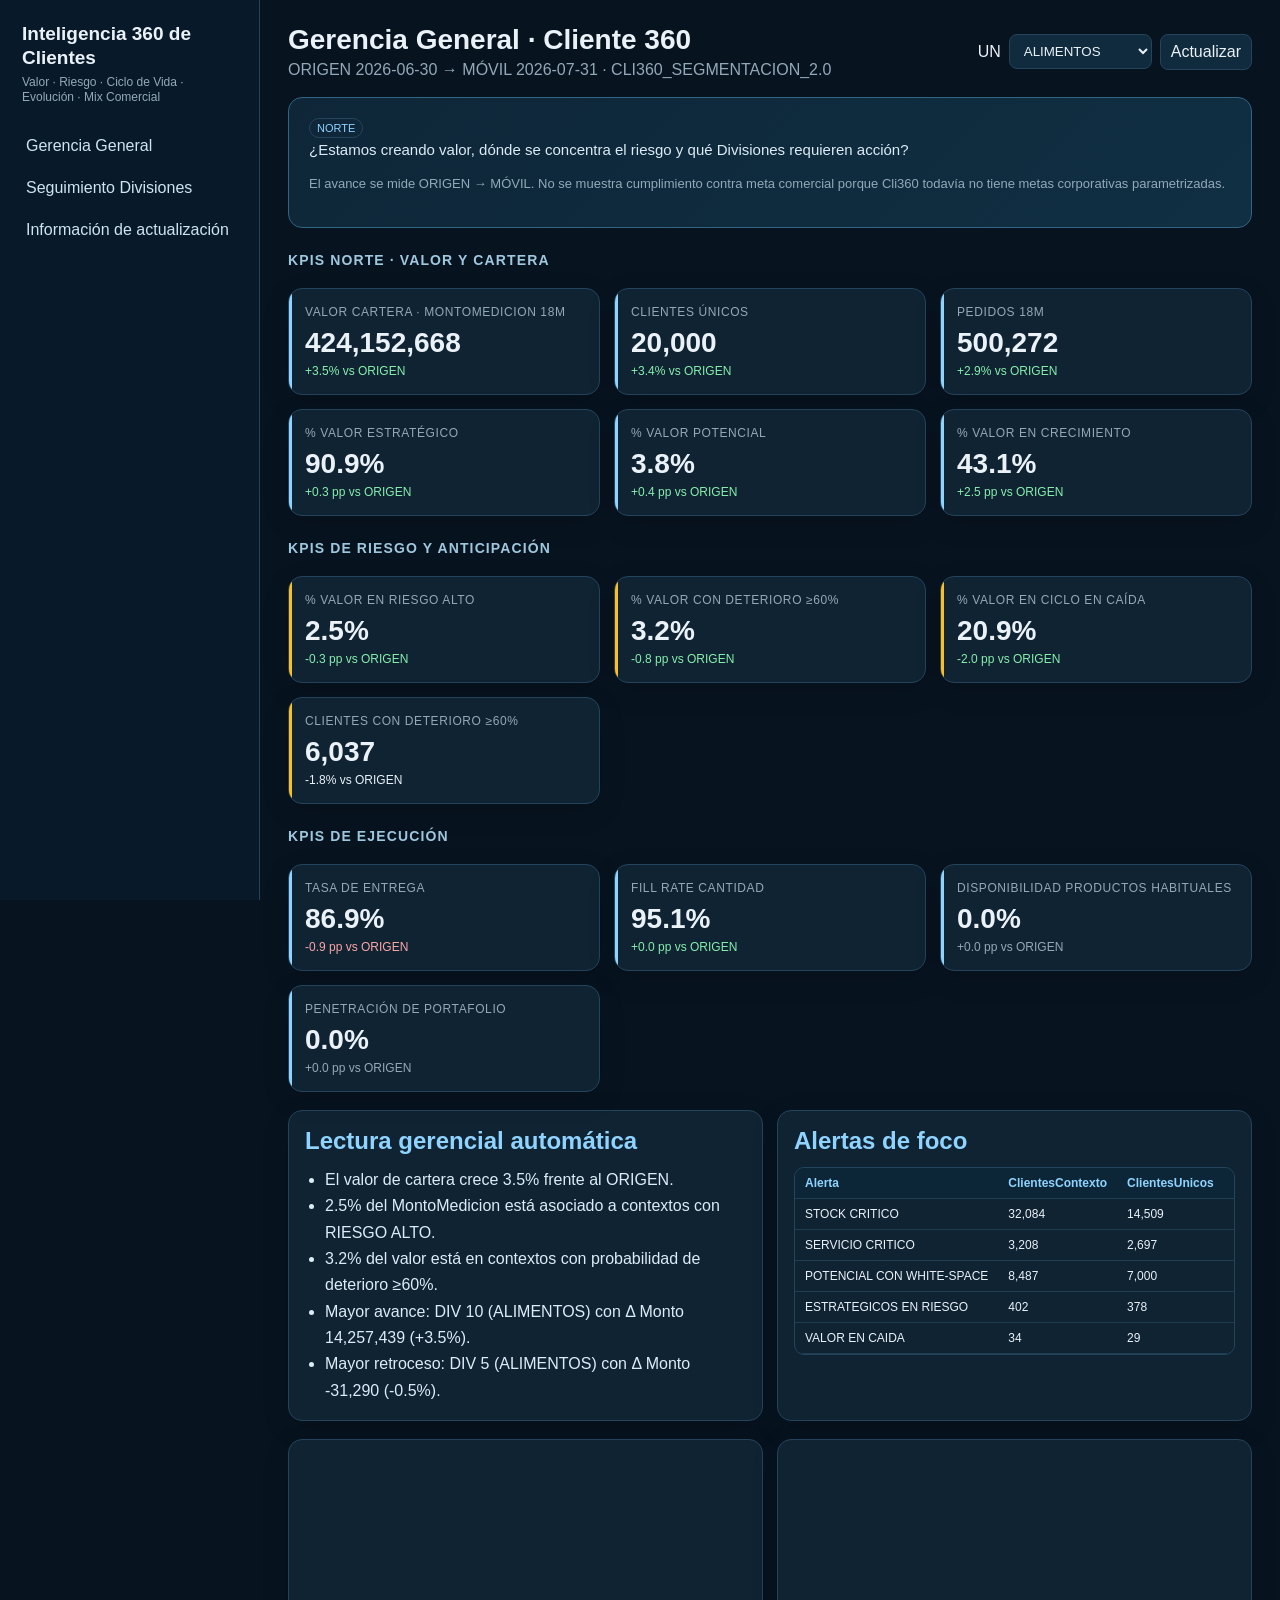
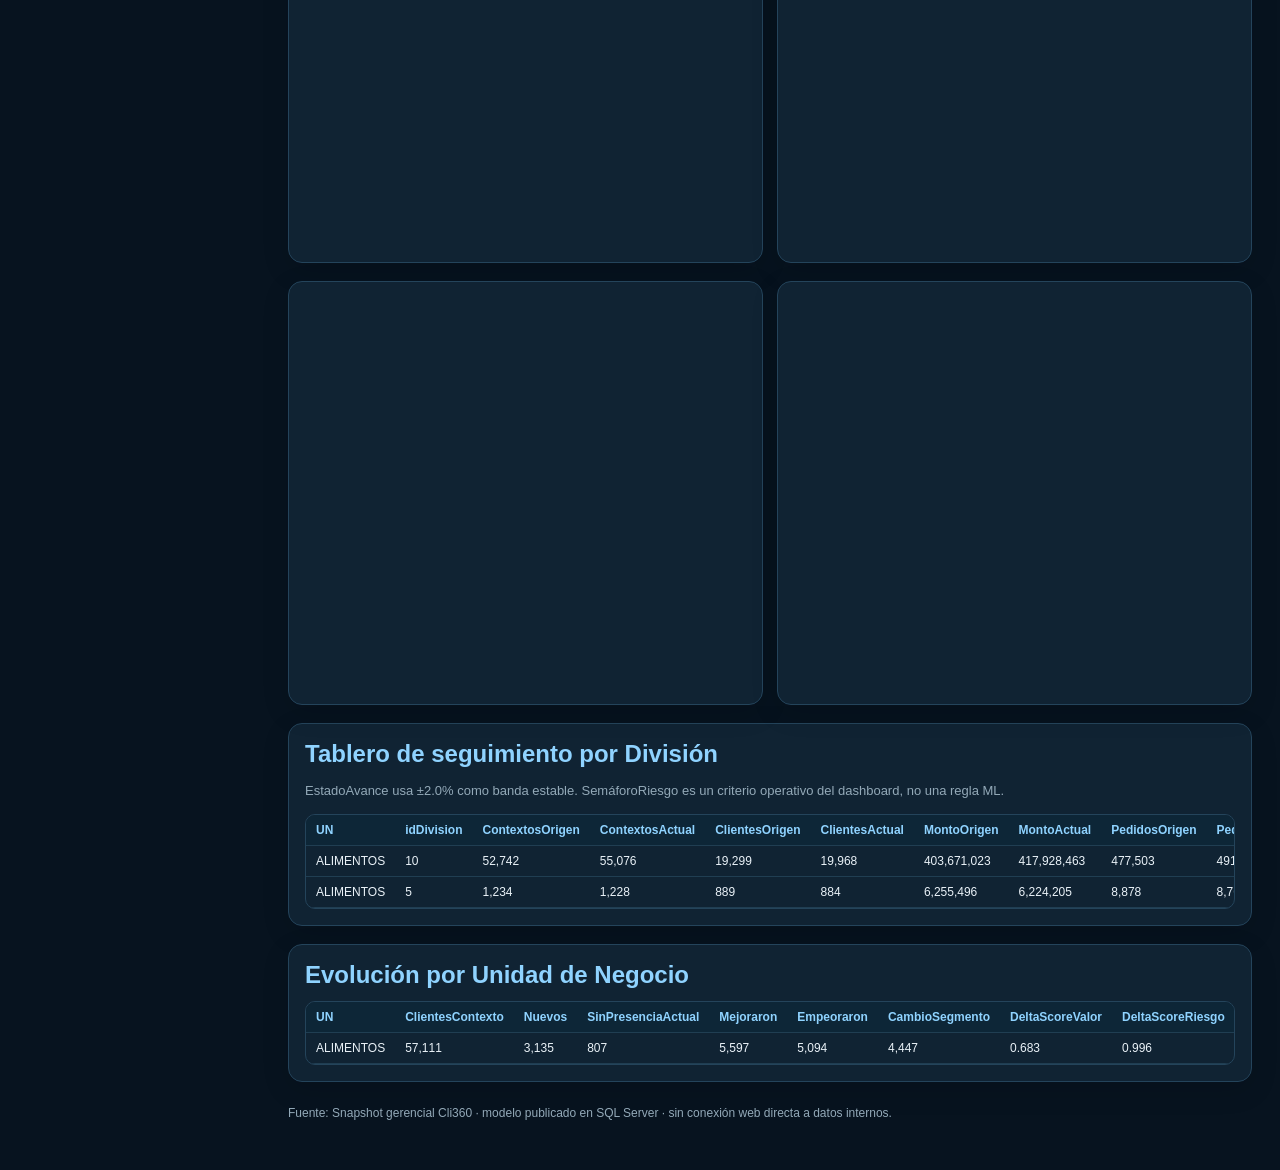
<file: docs/dashboards/segmentacion-clientes-360/releases/20260731-cli360-2-0-5/gerencia-general--alimentos.html>
<!doctype html><html><head><meta charset="utf-8"><meta name="viewport" content="width=device-width,initial-scale=1"><title>Cli360 v2.0.5</title><link rel="stylesheet" href="assets/styles.css"><script src="assets/plotly.min.js"></script></head><body><div class="shell"><aside class="sidebar"><div class="brand">Inteligencia 360 de Clientes<small>Valor · Riesgo · Ciclo de Vida · Evolución · Mix Comercial</small></div><nav class="nav"><a href="gerencia-general--alimentos.html">Gerencia General</a><a href="divisiones--alimentos.html">Seguimiento Divisiones</a><a href="index.html#actualizacion">Información de actualización</a></nav></aside><main class="content"><div class="topbar"><div class="title"><h1>Gerencia General · Cliente 360</h1><p>ORIGEN 2026-06-30 → MÓVIL 2026-07-31 · CLI360_SEGMENTACION_2.0</p></div><div class="filters"><label>UN</label><select onchange="location.href=this.value"><option value="gerencia-general--todas.html" >TODAS</option><option value="gerencia-general--alimentos.html" selected>ALIMENTOS</option><option value="gerencia-general--electro.html" >ELECTRO</option><option value="gerencia-general--no-alimentos.html" >NO ALIMENTOS</option><option value="gerencia-general--otros.html" >OTROS</option></select><a href="index.html#actualizacion">Actualizar</a></div></div>
<div class="hero executive-hero"><span class="tag">NORTE</span><p class="executive-question">¿Estamos creando valor, dónde se concentra el riesgo y qué Divisiones requieren acción?</p><p class="note">El avance se mide ORIGEN → MÓVIL. No se muestra cumplimiento contra meta comercial porque Cli360 todavía no tiene metas corporativas parametrizadas.</p></div>
<h2 class="kpi-group-title">KPIs NORTE · Valor y cartera</h2><div class="grid kpis management-kpis"><div class="card kpi-card"><div class="kpi-label">Valor cartera · MontoMedicion 18M</div><div class="kpi-value">424,152,668</div><div class="delta pos">+3.5% vs ORIGEN</div></div><div class="card kpi-card"><div class="kpi-label">Clientes únicos</div><div class="kpi-value">20,000</div><div class="delta pos">+3.4% vs ORIGEN</div></div><div class="card kpi-card"><div class="kpi-label">Pedidos 18M</div><div class="kpi-value">500,272</div><div class="delta pos">+2.9% vs ORIGEN</div></div><div class="card kpi-card"><div class="kpi-label">% valor estratégico</div><div class="kpi-value">90.9%</div><div class="delta pos">+0.3 pp vs ORIGEN</div></div><div class="card kpi-card"><div class="kpi-label">% valor potencial</div><div class="kpi-value">3.8%</div><div class="delta pos">+0.4 pp vs ORIGEN</div></div><div class="card kpi-card"><div class="kpi-label">% valor en crecimiento</div><div class="kpi-value">43.1%</div><div class="delta pos">+2.5 pp vs ORIGEN</div></div></div>
<h2 class="kpi-group-title">KPIs DE RIESGO Y ANTICIPACIÓN</h2><div class="grid kpis management-kpis"><div class="card kpi-card risk-card"><div class="kpi-label">% valor en RIESGO ALTO</div><div class="kpi-value">2.5%</div><div class="delta pos">-0.3 pp vs ORIGEN</div></div><div class="card kpi-card risk-card"><div class="kpi-label">% valor con deterioro ≥60%</div><div class="kpi-value">3.2%</div><div class="delta pos">-0.8 pp vs ORIGEN</div></div><div class="card kpi-card risk-card"><div class="kpi-label">% valor en ciclo EN CAÍDA</div><div class="kpi-value">20.9%</div><div class="delta pos">-2.0 pp vs ORIGEN</div></div><div class="card kpi-card risk-card"><div class="kpi-label">Clientes con deterioro ≥60%</div><div class="kpi-value">6,037</div><div class="delta">-1.8% vs ORIGEN</div></div></div>
<h2 class="kpi-group-title">KPIs DE EJECUCIÓN</h2><div class="grid kpis management-kpis"><div class="card kpi-card"><div class="kpi-label">Tasa de entrega</div><div class="kpi-value">86.9%</div><div class="delta neg">-0.9 pp vs ORIGEN</div></div><div class="card kpi-card"><div class="kpi-label">Fill Rate cantidad</div><div class="kpi-value">95.1%</div><div class="delta pos">+0.0 pp vs ORIGEN</div></div><div class="card kpi-card"><div class="kpi-label">Disponibilidad productos habituales</div><div class="kpi-value">0.0%</div><div class="delta neutral">+0.0 pp vs ORIGEN</div></div><div class="card kpi-card"><div class="kpi-label">Penetración de portafolio</div><div class="kpi-value">0.0%</div><div class="delta neutral">+0.0 pp vs ORIGEN</div></div></div>
<div class="grid two section"><div class="card"><h2>Lectura gerencial automática</h2><ul class="insights"><li>El valor de cartera crece 3.5% frente al ORIGEN.</li><li>2.5% del MontoMedicion está asociado a contextos con RIESGO ALTO.</li><li>3.2% del valor está en contextos con probabilidad de deterioro ≥60%.</li><li>Mayor avance: DIV 10 (ALIMENTOS) con Δ Monto 14,257,439 (+3.5%).</li><li>Mayor retroceso: DIV 5 (ALIMENTOS) con Δ Monto -31,290 (-0.5%).</li></ul></div><div class="card"><h2>Alertas de foco</h2><div class="table-shell"><table class="data-table"><thead><tr><th>Alerta</th><th>ClientesContexto</th><th>ClientesUnicos</th><th>MontoMedicion</th><th>ScoreRiesgo</th><th>ProbDeterioro90d</th></tr></thead><tbody>
<tr><td class="">
STOCK CRITICO</td><td class="">
32,084</td><td class="">
14,509</td><td class="">
280,003,106</td><td class="">
46.74</td><td class="">
27.9%</td></tr><tr><td class="">
SERVICIO CRITICO</td><td class="">
3,208</td><td class="">
2,697</td><td class="">
110,859,913</td><td class="">
32.47</td><td class="">
24.6%</td></tr><tr><td class="">
POTENCIAL CON WHITE-SPACE</td><td class="">
8,487</td><td class="">
7,000</td><td class="">
16,067,382</td><td class="">
28.81</td><td class="">
34.9%</td></tr><tr><td class="">
ESTRATEGICOS EN RIESGO</td><td class="">
402</td><td class="">
378</td><td class="">
8,387,066</td><td class="">
70.40</td><td class="">
67.1%</td></tr><tr><td class="">
VALOR EN CAIDA</td><td class="">
34</td><td class="">
29</td><td class="">
913,405</td><td class="">
60.95</td><td class="">
44.7%</td></tr>
</tbody></table></div></div></div>
<div class="grid two section"><div class="card chart"><div style="height:390px; width:100%;">                            <div id="b567681d-67b0-41e6-9389-30cb26fbcdc1" class="plotly-graph-div" style="height:100%; width:100%;"></div>            <script>                window.PLOTLYENV=window.PLOTLYENV || {};                                if (document.getElementById("b567681d-67b0-41e6-9389-30cb26fbcdc1")) {                    Plotly.newPlot(                        "b567681d-67b0-41e6-9389-30cb26fbcdc1",                        [{"hovertemplate":"UN=ALIMENTOS\u003cbr\u003eFechaCorte=%{x}\u003cbr\u003eMontoMedicion=%{y}\u003cextra\u003e\u003c\u002fextra\u003e","legendgroup":"ALIMENTOS","line":{"color":"#636efa","dash":"solid"},"marker":{"symbol":"circle"},"mode":"lines+markers","name":"ALIMENTOS","orientation":"v","showlegend":true,"x":["2026-06-30","2026-07-31"],"xaxis":"x","y":{"dtype":"f8","bdata":"9ijcdvtuuEFI4fpbDki5QQ=="},"yaxis":"y","type":"scatter"}],                        {"template":{"data":{"barpolar":[{"marker":{"line":{"color":"rgb(17,17,17)","width":0.5},"pattern":{"fillmode":"overlay","size":10,"solidity":0.2}},"type":"barpolar"}],"bar":[{"error_x":{"color":"#f2f5fa"},"error_y":{"color":"#f2f5fa"},"marker":{"line":{"color":"rgb(17,17,17)","width":0.5},"pattern":{"fillmode":"overlay","size":10,"solidity":0.2}},"type":"bar"}],"carpet":[{"aaxis":{"endlinecolor":"#A2B1C6","gridcolor":"#506784","linecolor":"#506784","minorgridcolor":"#506784","startlinecolor":"#A2B1C6"},"baxis":{"endlinecolor":"#A2B1C6","gridcolor":"#506784","linecolor":"#506784","minorgridcolor":"#506784","startlinecolor":"#A2B1C6"},"type":"carpet"}],"choropleth":[{"colorbar":{"outlinewidth":0,"ticks":""},"type":"choropleth"}],"contourcarpet":[{"colorbar":{"outlinewidth":0,"ticks":""},"type":"contourcarpet"}],"contour":[{"colorbar":{"outlinewidth":0,"ticks":""},"colorscale":[[0.0,"#0d0887"],[0.1111111111111111,"#46039f"],[0.2222222222222222,"#7201a8"],[0.3333333333333333,"#9c179e"],[0.4444444444444444,"#bd3786"],[0.5555555555555556,"#d8576b"],[0.6666666666666666,"#ed7953"],[0.7777777777777778,"#fb9f3a"],[0.8888888888888888,"#fdca26"],[1.0,"#f0f921"]],"type":"contour"}],"heatmap":[{"colorbar":{"outlinewidth":0,"ticks":""},"colorscale":[[0.0,"#0d0887"],[0.1111111111111111,"#46039f"],[0.2222222222222222,"#7201a8"],[0.3333333333333333,"#9c179e"],[0.4444444444444444,"#bd3786"],[0.5555555555555556,"#d8576b"],[0.6666666666666666,"#ed7953"],[0.7777777777777778,"#fb9f3a"],[0.8888888888888888,"#fdca26"],[1.0,"#f0f921"]],"type":"heatmap"}],"histogram2dcontour":[{"colorbar":{"outlinewidth":0,"ticks":""},"colorscale":[[0.0,"#0d0887"],[0.1111111111111111,"#46039f"],[0.2222222222222222,"#7201a8"],[0.3333333333333333,"#9c179e"],[0.4444444444444444,"#bd3786"],[0.5555555555555556,"#d8576b"],[0.6666666666666666,"#ed7953"],[0.7777777777777778,"#fb9f3a"],[0.8888888888888888,"#fdca26"],[1.0,"#f0f921"]],"type":"histogram2dcontour"}],"histogram2d":[{"colorbar":{"outlinewidth":0,"ticks":""},"colorscale":[[0.0,"#0d0887"],[0.1111111111111111,"#46039f"],[0.2222222222222222,"#7201a8"],[0.3333333333333333,"#9c179e"],[0.4444444444444444,"#bd3786"],[0.5555555555555556,"#d8576b"],[0.6666666666666666,"#ed7953"],[0.7777777777777778,"#fb9f3a"],[0.8888888888888888,"#fdca26"],[1.0,"#f0f921"]],"type":"histogram2d"}],"histogram":[{"marker":{"pattern":{"fillmode":"overlay","size":10,"solidity":0.2}},"type":"histogram"}],"mesh3d":[{"colorbar":{"outlinewidth":0,"ticks":""},"type":"mesh3d"}],"parcoords":[{"line":{"colorbar":{"outlinewidth":0,"ticks":""}},"type":"parcoords"}],"pie":[{"automargin":true,"type":"pie"}],"scatter3d":[{"line":{"colorbar":{"outlinewidth":0,"ticks":""}},"marker":{"colorbar":{"outlinewidth":0,"ticks":""}},"type":"scatter3d"}],"scattercarpet":[{"marker":{"colorbar":{"outlinewidth":0,"ticks":""}},"type":"scattercarpet"}],"scattergeo":[{"marker":{"colorbar":{"outlinewidth":0,"ticks":""}},"type":"scattergeo"}],"scattergl":[{"marker":{"line":{"color":"#283442"}},"type":"scattergl"}],"scattermap":[{"marker":{"colorbar":{"outlinewidth":0,"ticks":""}},"type":"scattermap"}],"scatterpolargl":[{"marker":{"colorbar":{"outlinewidth":0,"ticks":""}},"type":"scatterpolargl"}],"scatterpolar":[{"marker":{"colorbar":{"outlinewidth":0,"ticks":""}},"type":"scatterpolar"}],"scatter":[{"marker":{"line":{"color":"#283442"}},"type":"scatter"}],"scatterternary":[{"marker":{"colorbar":{"outlinewidth":0,"ticks":""}},"type":"scatterternary"}],"surface":[{"colorbar":{"outlinewidth":0,"ticks":""},"colorscale":[[0.0,"#0d0887"],[0.1111111111111111,"#46039f"],[0.2222222222222222,"#7201a8"],[0.3333333333333333,"#9c179e"],[0.4444444444444444,"#bd3786"],[0.5555555555555556,"#d8576b"],[0.6666666666666666,"#ed7953"],[0.7777777777777778,"#fb9f3a"],[0.8888888888888888,"#fdca26"],[1.0,"#f0f921"]],"type":"surface"}],"table":[{"cells":{"fill":{"color":"#506784"},"line":{"color":"rgb(17,17,17)"}},"header":{"fill":{"color":"#2a3f5f"},"line":{"color":"rgb(17,17,17)"}},"type":"table"}]},"layout":{"annotationdefaults":{"arrowcolor":"#f2f5fa","arrowhead":0,"arrowwidth":1},"autotypenumbers":"strict","coloraxis":{"colorbar":{"outlinewidth":0,"ticks":""}},"colorscale":{"diverging":[[0,"#8e0152"],[0.1,"#c51b7d"],[0.2,"#de77ae"],[0.3,"#f1b6da"],[0.4,"#fde0ef"],[0.5,"#f7f7f7"],[0.6,"#e6f5d0"],[0.7,"#b8e186"],[0.8,"#7fbc41"],[0.9,"#4d9221"],[1,"#276419"]],"sequential":[[0.0,"#0d0887"],[0.1111111111111111,"#46039f"],[0.2222222222222222,"#7201a8"],[0.3333333333333333,"#9c179e"],[0.4444444444444444,"#bd3786"],[0.5555555555555556,"#d8576b"],[0.6666666666666666,"#ed7953"],[0.7777777777777778,"#fb9f3a"],[0.8888888888888888,"#fdca26"],[1.0,"#f0f921"]],"sequentialminus":[[0.0,"#0d0887"],[0.1111111111111111,"#46039f"],[0.2222222222222222,"#7201a8"],[0.3333333333333333,"#9c179e"],[0.4444444444444444,"#bd3786"],[0.5555555555555556,"#d8576b"],[0.6666666666666666,"#ed7953"],[0.7777777777777778,"#fb9f3a"],[0.8888888888888888,"#fdca26"],[1.0,"#f0f921"]]},"colorway":["#636efa","#EF553B","#00cc96","#ab63fa","#FFA15A","#19d3f3","#FF6692","#B6E880","#FF97FF","#FECB52"],"font":{"color":"#f2f5fa"},"geo":{"bgcolor":"rgb(17,17,17)","lakecolor":"rgb(17,17,17)","landcolor":"rgb(17,17,17)","showlakes":true,"showland":true,"subunitcolor":"#506784"},"hoverlabel":{"align":"left"},"hovermode":"closest","paper_bgcolor":"rgb(17,17,17)","plot_bgcolor":"rgb(17,17,17)","polar":{"angularaxis":{"gridcolor":"#506784","linecolor":"#506784","ticks":""},"bgcolor":"rgb(17,17,17)","radialaxis":{"gridcolor":"#506784","linecolor":"#506784","ticks":""}},"scene":{"xaxis":{"backgroundcolor":"rgb(17,17,17)","gridcolor":"#506784","gridwidth":2,"linecolor":"#506784","showbackground":true,"ticks":"","zerolinecolor":"#C8D4E3"},"yaxis":{"backgroundcolor":"rgb(17,17,17)","gridcolor":"#506784","gridwidth":2,"linecolor":"#506784","showbackground":true,"ticks":"","zerolinecolor":"#C8D4E3"},"zaxis":{"backgroundcolor":"rgb(17,17,17)","gridcolor":"#506784","gridwidth":2,"linecolor":"#506784","showbackground":true,"ticks":"","zerolinecolor":"#C8D4E3"}},"shapedefaults":{"line":{"color":"#f2f5fa"}},"sliderdefaults":{"bgcolor":"#C8D4E3","bordercolor":"rgb(17,17,17)","borderwidth":1,"tickwidth":0},"ternary":{"aaxis":{"gridcolor":"#506784","linecolor":"#506784","ticks":""},"baxis":{"gridcolor":"#506784","linecolor":"#506784","ticks":""},"bgcolor":"rgb(17,17,17)","caxis":{"gridcolor":"#506784","linecolor":"#506784","ticks":""}},"title":{"x":0.05},"updatemenudefaults":{"bgcolor":"#506784","borderwidth":0},"xaxis":{"automargin":true,"gridcolor":"#283442","linecolor":"#506784","ticks":"","title":{"standoff":15},"zerolinecolor":"#283442","zerolinewidth":2},"yaxis":{"automargin":true,"gridcolor":"#283442","linecolor":"#506784","ticks":"","title":{"standoff":15},"zerolinecolor":"#283442","zerolinewidth":2}}},"xaxis":{"anchor":"y","domain":[0.0,1.0],"title":{"text":"FechaCorte"}},"yaxis":{"anchor":"x","domain":[0.0,1.0],"title":{"text":"MontoMedicion"}},"legend":{"title":{"text":"UN"},"tracegroupgap":0,"orientation":"h","yanchor":"bottom","y":1.02,"xanchor":"left","x":0},"margin":{"t":55,"l":45,"r":25,"b":45},"title":{"text":"Evoluci\u00f3n del valor de cartera (MontoMedicion)"},"paper_bgcolor":"rgba(0,0,0,0)","plot_bgcolor":"rgba(0,0,0,0)","height":390},                        {"displaylogo": false, "responsive": true, "modeBarButtonsToRemove": ["lasso2d", "select2d"]}                    )                };            </script>        </div></div><div class="card chart"><div style="height:390px; width:100%;">                            <div id="02b06c34-0953-4cf4-a857-4591224fa1f1" class="plotly-graph-div" style="height:100%; width:100%;"></div>            <script>                window.PLOTLYENV=window.PLOTLYENV || {};                                if (document.getElementById("02b06c34-0953-4cf4-a857-4591224fa1f1")) {                    Plotly.newPlot(                        "02b06c34-0953-4cf4-a857-4591224fa1f1",                        [{"hovertemplate":"SegmentoBase=CONSOLIDADO\u003cbr\u003eUN=%{x}\u003cbr\u003ePctUN=%{y}\u003cextra\u003e\u003c\u002fextra\u003e","legendgroup":"CONSOLIDADO","marker":{"color":"#636efa","pattern":{"shape":""}},"name":"CONSOLIDADO","orientation":"v","showlegend":true,"textposition":"auto","texttemplate":"%{y:.1f}","x":["ALIMENTOS"],"xaxis":"x","y":{"dtype":"f8","bdata":"U7\u002fGrIfpRkA="},"yaxis":"y","type":"bar"},{"hovertemplate":"SegmentoBase=BAJA ACTIVIDAD\u003cbr\u003eUN=%{x}\u003cbr\u003ePctUN=%{y}\u003cextra\u003e\u003c\u002fextra\u003e","legendgroup":"BAJA ACTIVIDAD","marker":{"color":"#EF553B","pattern":{"shape":""}},"name":"BAJA ACTIVIDAD","orientation":"v","showlegend":true,"textposition":"auto","texttemplate":"%{y:.1f}","x":["ALIMENTOS"],"xaxis":"x","y":{"dtype":"f8","bdata":"2wP1KHNvNkA="},"yaxis":"y","type":"bar"},{"hovertemplate":"SegmentoBase=ESTRATEGICO\u003cbr\u003eUN=%{x}\u003cbr\u003ePctUN=%{y}\u003cextra\u003e\u003c\u002fextra\u003e","legendgroup":"ESTRATEGICO","marker":{"color":"#00cc96","pattern":{"shape":""}},"name":"ESTRATEGICO","orientation":"v","showlegend":true,"textposition":"auto","texttemplate":"%{y:.1f}","x":["ALIMENTOS"],"xaxis":"x","y":{"dtype":"f8","bdata":"IDJxFNmoMEA="},"yaxis":"y","type":"bar"},{"hovertemplate":"SegmentoBase=POTENCIAL DE DESARROLLO\u003cbr\u003eUN=%{x}\u003cbr\u003ePctUN=%{y}\u003cextra\u003e\u003c\u002fextra\u003e","legendgroup":"POTENCIAL DE DESARROLLO","marker":{"color":"#ab63fa","pattern":{"shape":""}},"name":"POTENCIAL DE DESARROLLO","orientation":"v","showlegend":true,"textposition":"auto","texttemplate":"%{y:.1f}","x":["ALIMENTOS"],"xaxis":"x","y":{"dtype":"f8","bdata":"vJYY0kgpLkA="},"yaxis":"y","type":"bar"}],                        {"template":{"data":{"barpolar":[{"marker":{"line":{"color":"rgb(17,17,17)","width":0.5},"pattern":{"fillmode":"overlay","size":10,"solidity":0.2}},"type":"barpolar"}],"bar":[{"error_x":{"color":"#f2f5fa"},"error_y":{"color":"#f2f5fa"},"marker":{"line":{"color":"rgb(17,17,17)","width":0.5},"pattern":{"fillmode":"overlay","size":10,"solidity":0.2}},"type":"bar"}],"carpet":[{"aaxis":{"endlinecolor":"#A2B1C6","gridcolor":"#506784","linecolor":"#506784","minorgridcolor":"#506784","startlinecolor":"#A2B1C6"},"baxis":{"endlinecolor":"#A2B1C6","gridcolor":"#506784","linecolor":"#506784","minorgridcolor":"#506784","startlinecolor":"#A2B1C6"},"type":"carpet"}],"choropleth":[{"colorbar":{"outlinewidth":0,"ticks":""},"type":"choropleth"}],"contourcarpet":[{"colorbar":{"outlinewidth":0,"ticks":""},"type":"contourcarpet"}],"contour":[{"colorbar":{"outlinewidth":0,"ticks":""},"colorscale":[[0.0,"#0d0887"],[0.1111111111111111,"#46039f"],[0.2222222222222222,"#7201a8"],[0.3333333333333333,"#9c179e"],[0.4444444444444444,"#bd3786"],[0.5555555555555556,"#d8576b"],[0.6666666666666666,"#ed7953"],[0.7777777777777778,"#fb9f3a"],[0.8888888888888888,"#fdca26"],[1.0,"#f0f921"]],"type":"contour"}],"heatmap":[{"colorbar":{"outlinewidth":0,"ticks":""},"colorscale":[[0.0,"#0d0887"],[0.1111111111111111,"#46039f"],[0.2222222222222222,"#7201a8"],[0.3333333333333333,"#9c179e"],[0.4444444444444444,"#bd3786"],[0.5555555555555556,"#d8576b"],[0.6666666666666666,"#ed7953"],[0.7777777777777778,"#fb9f3a"],[0.8888888888888888,"#fdca26"],[1.0,"#f0f921"]],"type":"heatmap"}],"histogram2dcontour":[{"colorbar":{"outlinewidth":0,"ticks":""},"colorscale":[[0.0,"#0d0887"],[0.1111111111111111,"#46039f"],[0.2222222222222222,"#7201a8"],[0.3333333333333333,"#9c179e"],[0.4444444444444444,"#bd3786"],[0.5555555555555556,"#d8576b"],[0.6666666666666666,"#ed7953"],[0.7777777777777778,"#fb9f3a"],[0.8888888888888888,"#fdca26"],[1.0,"#f0f921"]],"type":"histogram2dcontour"}],"histogram2d":[{"colorbar":{"outlinewidth":0,"ticks":""},"colorscale":[[0.0,"#0d0887"],[0.1111111111111111,"#46039f"],[0.2222222222222222,"#7201a8"],[0.3333333333333333,"#9c179e"],[0.4444444444444444,"#bd3786"],[0.5555555555555556,"#d8576b"],[0.6666666666666666,"#ed7953"],[0.7777777777777778,"#fb9f3a"],[0.8888888888888888,"#fdca26"],[1.0,"#f0f921"]],"type":"histogram2d"}],"histogram":[{"marker":{"pattern":{"fillmode":"overlay","size":10,"solidity":0.2}},"type":"histogram"}],"mesh3d":[{"colorbar":{"outlinewidth":0,"ticks":""},"type":"mesh3d"}],"parcoords":[{"line":{"colorbar":{"outlinewidth":0,"ticks":""}},"type":"parcoords"}],"pie":[{"automargin":true,"type":"pie"}],"scatter3d":[{"line":{"colorbar":{"outlinewidth":0,"ticks":""}},"marker":{"colorbar":{"outlinewidth":0,"ticks":""}},"type":"scatter3d"}],"scattercarpet":[{"marker":{"colorbar":{"outlinewidth":0,"ticks":""}},"type":"scattercarpet"}],"scattergeo":[{"marker":{"colorbar":{"outlinewidth":0,"ticks":""}},"type":"scattergeo"}],"scattergl":[{"marker":{"line":{"color":"#283442"}},"type":"scattergl"}],"scattermap":[{"marker":{"colorbar":{"outlinewidth":0,"ticks":""}},"type":"scattermap"}],"scatterpolargl":[{"marker":{"colorbar":{"outlinewidth":0,"ticks":""}},"type":"scatterpolargl"}],"scatterpolar":[{"marker":{"colorbar":{"outlinewidth":0,"ticks":""}},"type":"scatterpolar"}],"scatter":[{"marker":{"line":{"color":"#283442"}},"type":"scatter"}],"scatterternary":[{"marker":{"colorbar":{"outlinewidth":0,"ticks":""}},"type":"scatterternary"}],"surface":[{"colorbar":{"outlinewidth":0,"ticks":""},"colorscale":[[0.0,"#0d0887"],[0.1111111111111111,"#46039f"],[0.2222222222222222,"#7201a8"],[0.3333333333333333,"#9c179e"],[0.4444444444444444,"#bd3786"],[0.5555555555555556,"#d8576b"],[0.6666666666666666,"#ed7953"],[0.7777777777777778,"#fb9f3a"],[0.8888888888888888,"#fdca26"],[1.0,"#f0f921"]],"type":"surface"}],"table":[{"cells":{"fill":{"color":"#506784"},"line":{"color":"rgb(17,17,17)"}},"header":{"fill":{"color":"#2a3f5f"},"line":{"color":"rgb(17,17,17)"}},"type":"table"}]},"layout":{"annotationdefaults":{"arrowcolor":"#f2f5fa","arrowhead":0,"arrowwidth":1},"autotypenumbers":"strict","coloraxis":{"colorbar":{"outlinewidth":0,"ticks":""}},"colorscale":{"diverging":[[0,"#8e0152"],[0.1,"#c51b7d"],[0.2,"#de77ae"],[0.3,"#f1b6da"],[0.4,"#fde0ef"],[0.5,"#f7f7f7"],[0.6,"#e6f5d0"],[0.7,"#b8e186"],[0.8,"#7fbc41"],[0.9,"#4d9221"],[1,"#276419"]],"sequential":[[0.0,"#0d0887"],[0.1111111111111111,"#46039f"],[0.2222222222222222,"#7201a8"],[0.3333333333333333,"#9c179e"],[0.4444444444444444,"#bd3786"],[0.5555555555555556,"#d8576b"],[0.6666666666666666,"#ed7953"],[0.7777777777777778,"#fb9f3a"],[0.8888888888888888,"#fdca26"],[1.0,"#f0f921"]],"sequentialminus":[[0.0,"#0d0887"],[0.1111111111111111,"#46039f"],[0.2222222222222222,"#7201a8"],[0.3333333333333333,"#9c179e"],[0.4444444444444444,"#bd3786"],[0.5555555555555556,"#d8576b"],[0.6666666666666666,"#ed7953"],[0.7777777777777778,"#fb9f3a"],[0.8888888888888888,"#fdca26"],[1.0,"#f0f921"]]},"colorway":["#636efa","#EF553B","#00cc96","#ab63fa","#FFA15A","#19d3f3","#FF6692","#B6E880","#FF97FF","#FECB52"],"font":{"color":"#f2f5fa"},"geo":{"bgcolor":"rgb(17,17,17)","lakecolor":"rgb(17,17,17)","landcolor":"rgb(17,17,17)","showlakes":true,"showland":true,"subunitcolor":"#506784"},"hoverlabel":{"align":"left"},"hovermode":"closest","paper_bgcolor":"rgb(17,17,17)","plot_bgcolor":"rgb(17,17,17)","polar":{"angularaxis":{"gridcolor":"#506784","linecolor":"#506784","ticks":""},"bgcolor":"rgb(17,17,17)","radialaxis":{"gridcolor":"#506784","linecolor":"#506784","ticks":""}},"scene":{"xaxis":{"backgroundcolor":"rgb(17,17,17)","gridcolor":"#506784","gridwidth":2,"linecolor":"#506784","showbackground":true,"ticks":"","zerolinecolor":"#C8D4E3"},"yaxis":{"backgroundcolor":"rgb(17,17,17)","gridcolor":"#506784","gridwidth":2,"linecolor":"#506784","showbackground":true,"ticks":"","zerolinecolor":"#C8D4E3"},"zaxis":{"backgroundcolor":"rgb(17,17,17)","gridcolor":"#506784","gridwidth":2,"linecolor":"#506784","showbackground":true,"ticks":"","zerolinecolor":"#C8D4E3"}},"shapedefaults":{"line":{"color":"#f2f5fa"}},"sliderdefaults":{"bgcolor":"#C8D4E3","bordercolor":"rgb(17,17,17)","borderwidth":1,"tickwidth":0},"ternary":{"aaxis":{"gridcolor":"#506784","linecolor":"#506784","ticks":""},"baxis":{"gridcolor":"#506784","linecolor":"#506784","ticks":""},"bgcolor":"rgb(17,17,17)","caxis":{"gridcolor":"#506784","linecolor":"#506784","ticks":""}},"title":{"x":0.05},"updatemenudefaults":{"bgcolor":"#506784","borderwidth":0},"xaxis":{"automargin":true,"gridcolor":"#283442","linecolor":"#506784","ticks":"","title":{"standoff":15},"zerolinecolor":"#283442","zerolinewidth":2},"yaxis":{"automargin":true,"gridcolor":"#283442","linecolor":"#506784","ticks":"","title":{"standoff":15},"zerolinecolor":"#283442","zerolinewidth":2}}},"xaxis":{"anchor":"y","domain":[0.0,1.0],"title":{"text":"UN"}},"yaxis":{"anchor":"x","domain":[0.0,1.0],"title":{"text":"% clientes-contexto"}},"legend":{"title":{"text":"SegmentoBase"},"tracegroupgap":0,"orientation":"h","yanchor":"bottom","y":1.02,"xanchor":"left","x":0},"margin":{"t":55,"l":45,"r":25,"b":45},"barmode":"stack","title":{"text":"Composici\u00f3n actual por Segmento Base"},"paper_bgcolor":"rgba(0,0,0,0)","plot_bgcolor":"rgba(0,0,0,0)","height":390},                        {"displaylogo": false, "responsive": true, "modeBarButtonsToRemove": ["lasso2d", "select2d"]}                    )                };            </script>        </div></div></div><div class="grid two section"><div class="card chart"><div style="height:390px; width:100%;">                            <div id="ffd2bd03-3bea-4ce8-9656-8d45bc325bd6" class="plotly-graph-div" style="height:100%; width:100%;"></div>            <script>                window.PLOTLYENV=window.PLOTLYENV || {};                                if (document.getElementById("ffd2bd03-3bea-4ce8-9656-8d45bc325bd6")) {                    Plotly.newPlot(                        "ffd2bd03-3bea-4ce8-9656-8d45bc325bd6",                        [{"alignmentgroup":"True","hovertemplate":"UN=ALIMENTOS\u003cbr\u003eDivision=%{x}\u003cbr\u003eDeltaMonto=%{y}\u003cextra\u003e\u003c\u002fextra\u003e","legendgroup":"ALIMENTOS","marker":{"color":"#636efa","pattern":{"shape":""}},"name":"ALIMENTOS","offsetgroup":"ALIMENTOS","orientation":"v","showlegend":true,"textposition":"auto","x":["DIV 10","DIV 5"],"xaxis":"x","y":{"dtype":"f8","bdata":"SOF67KMxa0F7FK5HkY7ewA=="},"yaxis":"y","type":"bar"}],                        {"template":{"data":{"barpolar":[{"marker":{"line":{"color":"rgb(17,17,17)","width":0.5},"pattern":{"fillmode":"overlay","size":10,"solidity":0.2}},"type":"barpolar"}],"bar":[{"error_x":{"color":"#f2f5fa"},"error_y":{"color":"#f2f5fa"},"marker":{"line":{"color":"rgb(17,17,17)","width":0.5},"pattern":{"fillmode":"overlay","size":10,"solidity":0.2}},"type":"bar"}],"carpet":[{"aaxis":{"endlinecolor":"#A2B1C6","gridcolor":"#506784","linecolor":"#506784","minorgridcolor":"#506784","startlinecolor":"#A2B1C6"},"baxis":{"endlinecolor":"#A2B1C6","gridcolor":"#506784","linecolor":"#506784","minorgridcolor":"#506784","startlinecolor":"#A2B1C6"},"type":"carpet"}],"choropleth":[{"colorbar":{"outlinewidth":0,"ticks":""},"type":"choropleth"}],"contourcarpet":[{"colorbar":{"outlinewidth":0,"ticks":""},"type":"contourcarpet"}],"contour":[{"colorbar":{"outlinewidth":0,"ticks":""},"colorscale":[[0.0,"#0d0887"],[0.1111111111111111,"#46039f"],[0.2222222222222222,"#7201a8"],[0.3333333333333333,"#9c179e"],[0.4444444444444444,"#bd3786"],[0.5555555555555556,"#d8576b"],[0.6666666666666666,"#ed7953"],[0.7777777777777778,"#fb9f3a"],[0.8888888888888888,"#fdca26"],[1.0,"#f0f921"]],"type":"contour"}],"heatmap":[{"colorbar":{"outlinewidth":0,"ticks":""},"colorscale":[[0.0,"#0d0887"],[0.1111111111111111,"#46039f"],[0.2222222222222222,"#7201a8"],[0.3333333333333333,"#9c179e"],[0.4444444444444444,"#bd3786"],[0.5555555555555556,"#d8576b"],[0.6666666666666666,"#ed7953"],[0.7777777777777778,"#fb9f3a"],[0.8888888888888888,"#fdca26"],[1.0,"#f0f921"]],"type":"heatmap"}],"histogram2dcontour":[{"colorbar":{"outlinewidth":0,"ticks":""},"colorscale":[[0.0,"#0d0887"],[0.1111111111111111,"#46039f"],[0.2222222222222222,"#7201a8"],[0.3333333333333333,"#9c179e"],[0.4444444444444444,"#bd3786"],[0.5555555555555556,"#d8576b"],[0.6666666666666666,"#ed7953"],[0.7777777777777778,"#fb9f3a"],[0.8888888888888888,"#fdca26"],[1.0,"#f0f921"]],"type":"histogram2dcontour"}],"histogram2d":[{"colorbar":{"outlinewidth":0,"ticks":""},"colorscale":[[0.0,"#0d0887"],[0.1111111111111111,"#46039f"],[0.2222222222222222,"#7201a8"],[0.3333333333333333,"#9c179e"],[0.4444444444444444,"#bd3786"],[0.5555555555555556,"#d8576b"],[0.6666666666666666,"#ed7953"],[0.7777777777777778,"#fb9f3a"],[0.8888888888888888,"#fdca26"],[1.0,"#f0f921"]],"type":"histogram2d"}],"histogram":[{"marker":{"pattern":{"fillmode":"overlay","size":10,"solidity":0.2}},"type":"histogram"}],"mesh3d":[{"colorbar":{"outlinewidth":0,"ticks":""},"type":"mesh3d"}],"parcoords":[{"line":{"colorbar":{"outlinewidth":0,"ticks":""}},"type":"parcoords"}],"pie":[{"automargin":true,"type":"pie"}],"scatter3d":[{"line":{"colorbar":{"outlinewidth":0,"ticks":""}},"marker":{"colorbar":{"outlinewidth":0,"ticks":""}},"type":"scatter3d"}],"scattercarpet":[{"marker":{"colorbar":{"outlinewidth":0,"ticks":""}},"type":"scattercarpet"}],"scattergeo":[{"marker":{"colorbar":{"outlinewidth":0,"ticks":""}},"type":"scattergeo"}],"scattergl":[{"marker":{"line":{"color":"#283442"}},"type":"scattergl"}],"scattermap":[{"marker":{"colorbar":{"outlinewidth":0,"ticks":""}},"type":"scattermap"}],"scatterpolargl":[{"marker":{"colorbar":{"outlinewidth":0,"ticks":""}},"type":"scatterpolargl"}],"scatterpolar":[{"marker":{"colorbar":{"outlinewidth":0,"ticks":""}},"type":"scatterpolar"}],"scatter":[{"marker":{"line":{"color":"#283442"}},"type":"scatter"}],"scatterternary":[{"marker":{"colorbar":{"outlinewidth":0,"ticks":""}},"type":"scatterternary"}],"surface":[{"colorbar":{"outlinewidth":0,"ticks":""},"colorscale":[[0.0,"#0d0887"],[0.1111111111111111,"#46039f"],[0.2222222222222222,"#7201a8"],[0.3333333333333333,"#9c179e"],[0.4444444444444444,"#bd3786"],[0.5555555555555556,"#d8576b"],[0.6666666666666666,"#ed7953"],[0.7777777777777778,"#fb9f3a"],[0.8888888888888888,"#fdca26"],[1.0,"#f0f921"]],"type":"surface"}],"table":[{"cells":{"fill":{"color":"#506784"},"line":{"color":"rgb(17,17,17)"}},"header":{"fill":{"color":"#2a3f5f"},"line":{"color":"rgb(17,17,17)"}},"type":"table"}]},"layout":{"annotationdefaults":{"arrowcolor":"#f2f5fa","arrowhead":0,"arrowwidth":1},"autotypenumbers":"strict","coloraxis":{"colorbar":{"outlinewidth":0,"ticks":""}},"colorscale":{"diverging":[[0,"#8e0152"],[0.1,"#c51b7d"],[0.2,"#de77ae"],[0.3,"#f1b6da"],[0.4,"#fde0ef"],[0.5,"#f7f7f7"],[0.6,"#e6f5d0"],[0.7,"#b8e186"],[0.8,"#7fbc41"],[0.9,"#4d9221"],[1,"#276419"]],"sequential":[[0.0,"#0d0887"],[0.1111111111111111,"#46039f"],[0.2222222222222222,"#7201a8"],[0.3333333333333333,"#9c179e"],[0.4444444444444444,"#bd3786"],[0.5555555555555556,"#d8576b"],[0.6666666666666666,"#ed7953"],[0.7777777777777778,"#fb9f3a"],[0.8888888888888888,"#fdca26"],[1.0,"#f0f921"]],"sequentialminus":[[0.0,"#0d0887"],[0.1111111111111111,"#46039f"],[0.2222222222222222,"#7201a8"],[0.3333333333333333,"#9c179e"],[0.4444444444444444,"#bd3786"],[0.5555555555555556,"#d8576b"],[0.6666666666666666,"#ed7953"],[0.7777777777777778,"#fb9f3a"],[0.8888888888888888,"#fdca26"],[1.0,"#f0f921"]]},"colorway":["#636efa","#EF553B","#00cc96","#ab63fa","#FFA15A","#19d3f3","#FF6692","#B6E880","#FF97FF","#FECB52"],"font":{"color":"#f2f5fa"},"geo":{"bgcolor":"rgb(17,17,17)","lakecolor":"rgb(17,17,17)","landcolor":"rgb(17,17,17)","showlakes":true,"showland":true,"subunitcolor":"#506784"},"hoverlabel":{"align":"left"},"hovermode":"closest","paper_bgcolor":"rgb(17,17,17)","plot_bgcolor":"rgb(17,17,17)","polar":{"angularaxis":{"gridcolor":"#506784","linecolor":"#506784","ticks":""},"bgcolor":"rgb(17,17,17)","radialaxis":{"gridcolor":"#506784","linecolor":"#506784","ticks":""}},"scene":{"xaxis":{"backgroundcolor":"rgb(17,17,17)","gridcolor":"#506784","gridwidth":2,"linecolor":"#506784","showbackground":true,"ticks":"","zerolinecolor":"#C8D4E3"},"yaxis":{"backgroundcolor":"rgb(17,17,17)","gridcolor":"#506784","gridwidth":2,"linecolor":"#506784","showbackground":true,"ticks":"","zerolinecolor":"#C8D4E3"},"zaxis":{"backgroundcolor":"rgb(17,17,17)","gridcolor":"#506784","gridwidth":2,"linecolor":"#506784","showbackground":true,"ticks":"","zerolinecolor":"#C8D4E3"}},"shapedefaults":{"line":{"color":"#f2f5fa"}},"sliderdefaults":{"bgcolor":"#C8D4E3","bordercolor":"rgb(17,17,17)","borderwidth":1,"tickwidth":0},"ternary":{"aaxis":{"gridcolor":"#506784","linecolor":"#506784","ticks":""},"baxis":{"gridcolor":"#506784","linecolor":"#506784","ticks":""},"bgcolor":"rgb(17,17,17)","caxis":{"gridcolor":"#506784","linecolor":"#506784","ticks":""}},"title":{"x":0.05},"updatemenudefaults":{"bgcolor":"#506784","borderwidth":0},"xaxis":{"automargin":true,"gridcolor":"#283442","linecolor":"#506784","ticks":"","title":{"standoff":15},"zerolinecolor":"#283442","zerolinewidth":2},"yaxis":{"automargin":true,"gridcolor":"#283442","linecolor":"#506784","ticks":"","title":{"standoff":15},"zerolinecolor":"#283442","zerolinewidth":2}}},"xaxis":{"anchor":"y","domain":[0.0,1.0],"title":{"text":"Division"}},"yaxis":{"anchor":"x","domain":[0.0,1.0],"title":{"text":"DeltaMonto"}},"legend":{"title":{"text":"UN"},"tracegroupgap":0,"orientation":"h","yanchor":"bottom","y":1.02,"xanchor":"left","x":0},"margin":{"t":55,"l":45,"r":25,"b":45},"barmode":"group","title":{"text":"Divisiones que m\u00e1s explican el movimiento"},"paper_bgcolor":"rgba(0,0,0,0)","plot_bgcolor":"rgba(0,0,0,0)","height":390},                        {"displaylogo": false, "responsive": true, "modeBarButtonsToRemove": ["lasso2d", "select2d"]}                    )                };            </script>        </div></div><div class="card chart"><div style="height:390px; width:100%;">                            <div id="e59460c8-900b-4657-a307-e9be311f310d" class="plotly-graph-div" style="height:100%; width:100%;"></div>            <script>                window.PLOTLYENV=window.PLOTLYENV || {};                                if (document.getElementById("e59460c8-900b-4657-a307-e9be311f310d")) {                    Plotly.newPlot(                        "e59460c8-900b-4657-a307-e9be311f310d",                        [{"customdata":[["DIV 10",3.237391,43.721533,20.42673],["DIV 5",1.928986,2.572655,50.307282]],"hovertemplate":"UN=ALIMENTOS\u003cbr\u003eVarMontoPct=%{x}\u003cbr\u003ePctMontoRiesgo=%{y}\u003cbr\u003eMontoActual=%{marker.size}\u003cbr\u003eDivision=%{customdata[0]}\u003cbr\u003ePctMontoPredAlta=%{customdata[1]}\u003cbr\u003ePctMontoCrecimiento=%{customdata[2]}\u003cbr\u003ePctMontoCaida=%{customdata[3]}\u003cextra\u003e\u003c\u002fextra\u003e","legendgroup":"ALIMENTOS","marker":{"color":"#636efa","size":{"dtype":"f8","bdata":"9iicDhXpuEF7FK5XU75XQQ=="},"sizemode":"area","sizeref":1044821.156525,"symbol":"circle"},"mode":"markers","name":"ALIMENTOS","orientation":"v","showlegend":true,"x":{"dtype":"f8","bdata":"bypSYWxBDEAfgqrRqwHgvw=="},"xaxis":"x","y":{"dtype":"f8","bdata":"cv4mFCLgA0Bqv7UTJQEHQA=="},"yaxis":"y","type":"scatter"}],                        {"template":{"data":{"barpolar":[{"marker":{"line":{"color":"rgb(17,17,17)","width":0.5},"pattern":{"fillmode":"overlay","size":10,"solidity":0.2}},"type":"barpolar"}],"bar":[{"error_x":{"color":"#f2f5fa"},"error_y":{"color":"#f2f5fa"},"marker":{"line":{"color":"rgb(17,17,17)","width":0.5},"pattern":{"fillmode":"overlay","size":10,"solidity":0.2}},"type":"bar"}],"carpet":[{"aaxis":{"endlinecolor":"#A2B1C6","gridcolor":"#506784","linecolor":"#506784","minorgridcolor":"#506784","startlinecolor":"#A2B1C6"},"baxis":{"endlinecolor":"#A2B1C6","gridcolor":"#506784","linecolor":"#506784","minorgridcolor":"#506784","startlinecolor":"#A2B1C6"},"type":"carpet"}],"choropleth":[{"colorbar":{"outlinewidth":0,"ticks":""},"type":"choropleth"}],"contourcarpet":[{"colorbar":{"outlinewidth":0,"ticks":""},"type":"contourcarpet"}],"contour":[{"colorbar":{"outlinewidth":0,"ticks":""},"colorscale":[[0.0,"#0d0887"],[0.1111111111111111,"#46039f"],[0.2222222222222222,"#7201a8"],[0.3333333333333333,"#9c179e"],[0.4444444444444444,"#bd3786"],[0.5555555555555556,"#d8576b"],[0.6666666666666666,"#ed7953"],[0.7777777777777778,"#fb9f3a"],[0.8888888888888888,"#fdca26"],[1.0,"#f0f921"]],"type":"contour"}],"heatmap":[{"colorbar":{"outlinewidth":0,"ticks":""},"colorscale":[[0.0,"#0d0887"],[0.1111111111111111,"#46039f"],[0.2222222222222222,"#7201a8"],[0.3333333333333333,"#9c179e"],[0.4444444444444444,"#bd3786"],[0.5555555555555556,"#d8576b"],[0.6666666666666666,"#ed7953"],[0.7777777777777778,"#fb9f3a"],[0.8888888888888888,"#fdca26"],[1.0,"#f0f921"]],"type":"heatmap"}],"histogram2dcontour":[{"colorbar":{"outlinewidth":0,"ticks":""},"colorscale":[[0.0,"#0d0887"],[0.1111111111111111,"#46039f"],[0.2222222222222222,"#7201a8"],[0.3333333333333333,"#9c179e"],[0.4444444444444444,"#bd3786"],[0.5555555555555556,"#d8576b"],[0.6666666666666666,"#ed7953"],[0.7777777777777778,"#fb9f3a"],[0.8888888888888888,"#fdca26"],[1.0,"#f0f921"]],"type":"histogram2dcontour"}],"histogram2d":[{"colorbar":{"outlinewidth":0,"ticks":""},"colorscale":[[0.0,"#0d0887"],[0.1111111111111111,"#46039f"],[0.2222222222222222,"#7201a8"],[0.3333333333333333,"#9c179e"],[0.4444444444444444,"#bd3786"],[0.5555555555555556,"#d8576b"],[0.6666666666666666,"#ed7953"],[0.7777777777777778,"#fb9f3a"],[0.8888888888888888,"#fdca26"],[1.0,"#f0f921"]],"type":"histogram2d"}],"histogram":[{"marker":{"pattern":{"fillmode":"overlay","size":10,"solidity":0.2}},"type":"histogram"}],"mesh3d":[{"colorbar":{"outlinewidth":0,"ticks":""},"type":"mesh3d"}],"parcoords":[{"line":{"colorbar":{"outlinewidth":0,"ticks":""}},"type":"parcoords"}],"pie":[{"automargin":true,"type":"pie"}],"scatter3d":[{"line":{"colorbar":{"outlinewidth":0,"ticks":""}},"marker":{"colorbar":{"outlinewidth":0,"ticks":""}},"type":"scatter3d"}],"scattercarpet":[{"marker":{"colorbar":{"outlinewidth":0,"ticks":""}},"type":"scattercarpet"}],"scattergeo":[{"marker":{"colorbar":{"outlinewidth":0,"ticks":""}},"type":"scattergeo"}],"scattergl":[{"marker":{"line":{"color":"#283442"}},"type":"scattergl"}],"scattermap":[{"marker":{"colorbar":{"outlinewidth":0,"ticks":""}},"type":"scattermap"}],"scatterpolargl":[{"marker":{"colorbar":{"outlinewidth":0,"ticks":""}},"type":"scatterpolargl"}],"scatterpolar":[{"marker":{"colorbar":{"outlinewidth":0,"ticks":""}},"type":"scatterpolar"}],"scatter":[{"marker":{"line":{"color":"#283442"}},"type":"scatter"}],"scatterternary":[{"marker":{"colorbar":{"outlinewidth":0,"ticks":""}},"type":"scatterternary"}],"surface":[{"colorbar":{"outlinewidth":0,"ticks":""},"colorscale":[[0.0,"#0d0887"],[0.1111111111111111,"#46039f"],[0.2222222222222222,"#7201a8"],[0.3333333333333333,"#9c179e"],[0.4444444444444444,"#bd3786"],[0.5555555555555556,"#d8576b"],[0.6666666666666666,"#ed7953"],[0.7777777777777778,"#fb9f3a"],[0.8888888888888888,"#fdca26"],[1.0,"#f0f921"]],"type":"surface"}],"table":[{"cells":{"fill":{"color":"#506784"},"line":{"color":"rgb(17,17,17)"}},"header":{"fill":{"color":"#2a3f5f"},"line":{"color":"rgb(17,17,17)"}},"type":"table"}]},"layout":{"annotationdefaults":{"arrowcolor":"#f2f5fa","arrowhead":0,"arrowwidth":1},"autotypenumbers":"strict","coloraxis":{"colorbar":{"outlinewidth":0,"ticks":""}},"colorscale":{"diverging":[[0,"#8e0152"],[0.1,"#c51b7d"],[0.2,"#de77ae"],[0.3,"#f1b6da"],[0.4,"#fde0ef"],[0.5,"#f7f7f7"],[0.6,"#e6f5d0"],[0.7,"#b8e186"],[0.8,"#7fbc41"],[0.9,"#4d9221"],[1,"#276419"]],"sequential":[[0.0,"#0d0887"],[0.1111111111111111,"#46039f"],[0.2222222222222222,"#7201a8"],[0.3333333333333333,"#9c179e"],[0.4444444444444444,"#bd3786"],[0.5555555555555556,"#d8576b"],[0.6666666666666666,"#ed7953"],[0.7777777777777778,"#fb9f3a"],[0.8888888888888888,"#fdca26"],[1.0,"#f0f921"]],"sequentialminus":[[0.0,"#0d0887"],[0.1111111111111111,"#46039f"],[0.2222222222222222,"#7201a8"],[0.3333333333333333,"#9c179e"],[0.4444444444444444,"#bd3786"],[0.5555555555555556,"#d8576b"],[0.6666666666666666,"#ed7953"],[0.7777777777777778,"#fb9f3a"],[0.8888888888888888,"#fdca26"],[1.0,"#f0f921"]]},"colorway":["#636efa","#EF553B","#00cc96","#ab63fa","#FFA15A","#19d3f3","#FF6692","#B6E880","#FF97FF","#FECB52"],"font":{"color":"#f2f5fa"},"geo":{"bgcolor":"rgb(17,17,17)","lakecolor":"rgb(17,17,17)","landcolor":"rgb(17,17,17)","showlakes":true,"showland":true,"subunitcolor":"#506784"},"hoverlabel":{"align":"left"},"hovermode":"closest","paper_bgcolor":"rgb(17,17,17)","plot_bgcolor":"rgb(17,17,17)","polar":{"angularaxis":{"gridcolor":"#506784","linecolor":"#506784","ticks":""},"bgcolor":"rgb(17,17,17)","radialaxis":{"gridcolor":"#506784","linecolor":"#506784","ticks":""}},"scene":{"xaxis":{"backgroundcolor":"rgb(17,17,17)","gridcolor":"#506784","gridwidth":2,"linecolor":"#506784","showbackground":true,"ticks":"","zerolinecolor":"#C8D4E3"},"yaxis":{"backgroundcolor":"rgb(17,17,17)","gridcolor":"#506784","gridwidth":2,"linecolor":"#506784","showbackground":true,"ticks":"","zerolinecolor":"#C8D4E3"},"zaxis":{"backgroundcolor":"rgb(17,17,17)","gridcolor":"#506784","gridwidth":2,"linecolor":"#506784","showbackground":true,"ticks":"","zerolinecolor":"#C8D4E3"}},"shapedefaults":{"line":{"color":"#f2f5fa"}},"sliderdefaults":{"bgcolor":"#C8D4E3","bordercolor":"rgb(17,17,17)","borderwidth":1,"tickwidth":0},"ternary":{"aaxis":{"gridcolor":"#506784","linecolor":"#506784","ticks":""},"baxis":{"gridcolor":"#506784","linecolor":"#506784","ticks":""},"bgcolor":"rgb(17,17,17)","caxis":{"gridcolor":"#506784","linecolor":"#506784","ticks":""}},"title":{"x":0.05},"updatemenudefaults":{"bgcolor":"#506784","borderwidth":0},"xaxis":{"automargin":true,"gridcolor":"#283442","linecolor":"#506784","ticks":"","title":{"standoff":15},"zerolinecolor":"#283442","zerolinewidth":2},"yaxis":{"automargin":true,"gridcolor":"#283442","linecolor":"#506784","ticks":"","title":{"standoff":15},"zerolinecolor":"#283442","zerolinewidth":2}}},"xaxis":{"anchor":"y","domain":[0.0,1.0],"title":{"text":"\u0394 Monto vs ORIGEN (%)"}},"yaxis":{"anchor":"x","domain":[0.0,1.0],"title":{"text":"Monto en RIESGO ALTO (%)"}},"legend":{"title":{"text":"UN"},"tracegroupgap":0,"itemsizing":"constant","orientation":"h","yanchor":"bottom","y":1.02,"xanchor":"left","x":0},"margin":{"t":55,"l":45,"r":25,"b":45},"shapes":[{"line":{"color":"#93a9b8","dash":"dash"},"type":"line","x0":0,"x1":0,"xref":"x","y0":0,"y1":1,"yref":"y domain"},{"line":{"color":"#fbbf24","dash":"dash"},"type":"line","x0":0,"x1":1,"xref":"x domain","y0":20.0,"y1":20.0,"yref":"y"}],"title":{"text":"Crecimiento vs exposici\u00f3n a riesgo"},"paper_bgcolor":"rgba(0,0,0,0)","plot_bgcolor":"rgba(0,0,0,0)","height":390},                        {"displaylogo": false, "responsive": true, "modeBarButtonsToRemove": ["lasso2d", "select2d"]}                    )                };            </script>        </div></div></div>
<div class="card section"><h2>Tablero de seguimiento por División</h2><p class="note">EstadoAvance usa ±2.0% como banda estable. SemáforoRiesgo es un criterio operativo del dashboard, no una regla ML.</p><div class="table-shell"><table class="data-table"><thead><tr><th>UN</th><th>idDivision</th><th>ContextosOrigen</th><th>ContextosActual</th><th>ClientesOrigen</th><th>ClientesActual</th><th>MontoOrigen</th><th>MontoActual</th><th>PedidosOrigen</th><th>PedidosActual</th><th>DeltaClientes</th><th>DeltaMonto</th><th>DeltaPedidos</th><th>VarClientesPct</th><th>VarMontoPct</th><th>VarPedidosPct</th><th>PctMontoEstrategico</th><th>PctMontoPotencial</th><th>PctMontoRiesgo</th><th>PctMontoPredAlta</th><th>PctMontoCrecimiento</th><th>PctMontoCaida</th><th>PctCtxServicioFriccion</th><th>PctCtxStockRestringido</th><th>ScoreValorOrigen</th><th>ScoreValorActual</th><th>ScoreRiesgoOrigen</th><th>ScoreRiesgoActual</th><th>ScoreOportunidadOrigen</th><th>ScoreOportunidadActual</th><th>TasaEntrega</th><th>FillRateCantidad</th><th>PctProductosHabitualesConStock</th><th>PenetracionPortafolio</th><th>Division</th><th>EstadoAvance</th><th>SemaforoRiesgo</th><th>PesoMovimientoPct</th></tr></thead><tbody>
<tr><td class="">
ALIMENTOS</td><td class="">
10</td><td class="">
52,742</td><td class="">
55,076</td><td class="">
19,299</td><td class="">
19,968</td><td class="">
403,671,023</td><td class="">
417,928,463</td><td class="">
477,503</td><td class="">
491,511</td><td class="">
669</td><td class="">
14,257,439</td><td class="">
14,008</td><td class="">
3.5%</td><td class="">
3.5%</td><td class="">
2.9%</td><td class="">
91.0%</td><td class="">
3.8%</td><td class="">
2.5%</td><td class="">
3.2%</td><td class="">
43.7%</td><td class="">
20.4%</td><td class="">
8.8%</td><td class="">
79.0%</td><td class="">
50.28</td><td class="">
50.28</td><td class="">
49.71</td><td class="">
49.68</td><td class="">
56.86</td><td class="">
57.38</td><td class="">
86.9%</td><td class="">
95.2%</td><td class="">
0.0%</td><td class="">
0.0%</td><td class="">
DIV 10</td><td class=" avance crece">
CRECE</td><td class=" semaforo verde">
VERDE</td><td class="">
99.8%</td></tr><tr><td class="">
ALIMENTOS</td><td class="">
5</td><td class="">
1,234</td><td class="">
1,228</td><td class="">
889</td><td class="">
884</td><td class="">
6,255,496</td><td class="">
6,224,205</td><td class="">
8,878</td><td class="">
8,761</td><td class="">
-5</td><td class="">
-31,290</td><td class="">
-117</td><td class="">
-0.6%</td><td class="">
-0.5%</td><td class="">
-1.3%</td><td class="">
81.4%</td><td class="">
0.7%</td><td class="">
2.9%</td><td class="">
1.9%</td><td class="">
2.6%</td><td class="">
50.3%</td><td class="">
10.5%</td><td class="">
43.5%</td><td class="">
38.20</td><td class="">
37.56</td><td class="">
62.42</td><td class="">
64.45</td><td class="">
43.96</td><td class="">
40.75</td><td class="">
89.8%</td><td class="">
89.4%</td><td class="">
0.0%</td><td class="">
0.0%</td><td class="">
DIV 5</td><td class=" avance estable">
ESTABLE</td><td class=" semaforo verde">
VERDE</td><td class="">
0.2%</td></tr>
</tbody></table></div></div>
<div class="card section"><h2>Evolución por Unidad de Negocio</h2><div class="table-shell"><table class="data-table"><thead><tr><th>UN</th><th>ClientesContexto</th><th>Nuevos</th><th>SinPresenciaActual</th><th>Mejoraron</th><th>Empeoraron</th><th>CambioSegmento</th><th>DeltaScoreValor</th><th>DeltaScoreRiesgo</th><th>DeltaScoreOportunidad</th><th>DeltaMonto</th></tr></thead><tbody><tr><td class="">ALIMENTOS</td><td class="">57,111</td><td class="">3,135</td><td class="">807</td><td class="">5,597</td><td class="">5,094</td><td class="">4,447</td><td class="">0.683</td><td class="">0.996</td><td class="">0.480</td><td class="">14,226,149.120</td></tr></tbody></table></div></div><div class="footer" id="actualizacion">Fuente: Snapshot gerencial Cli360 · modelo publicado en SQL Server · sin conexión web directa a datos internos.</div></main></div></body></html>
</file>
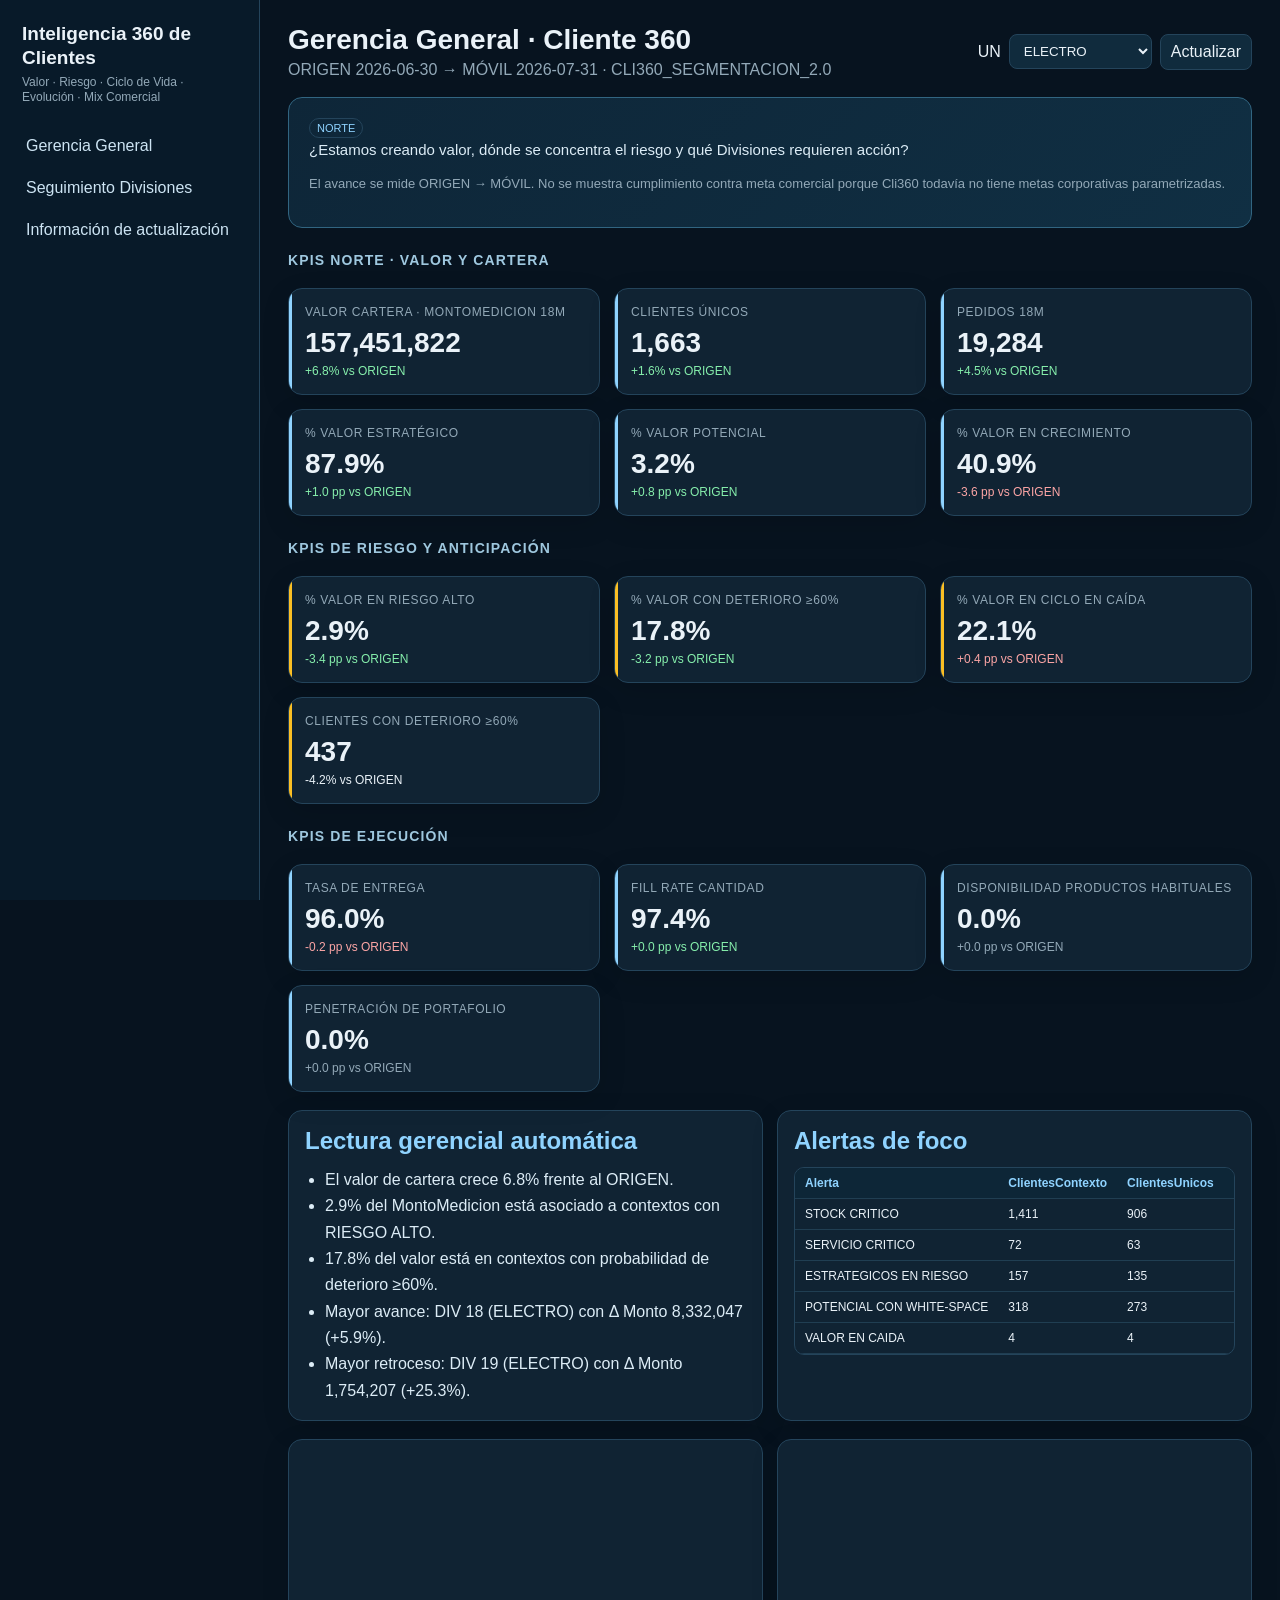
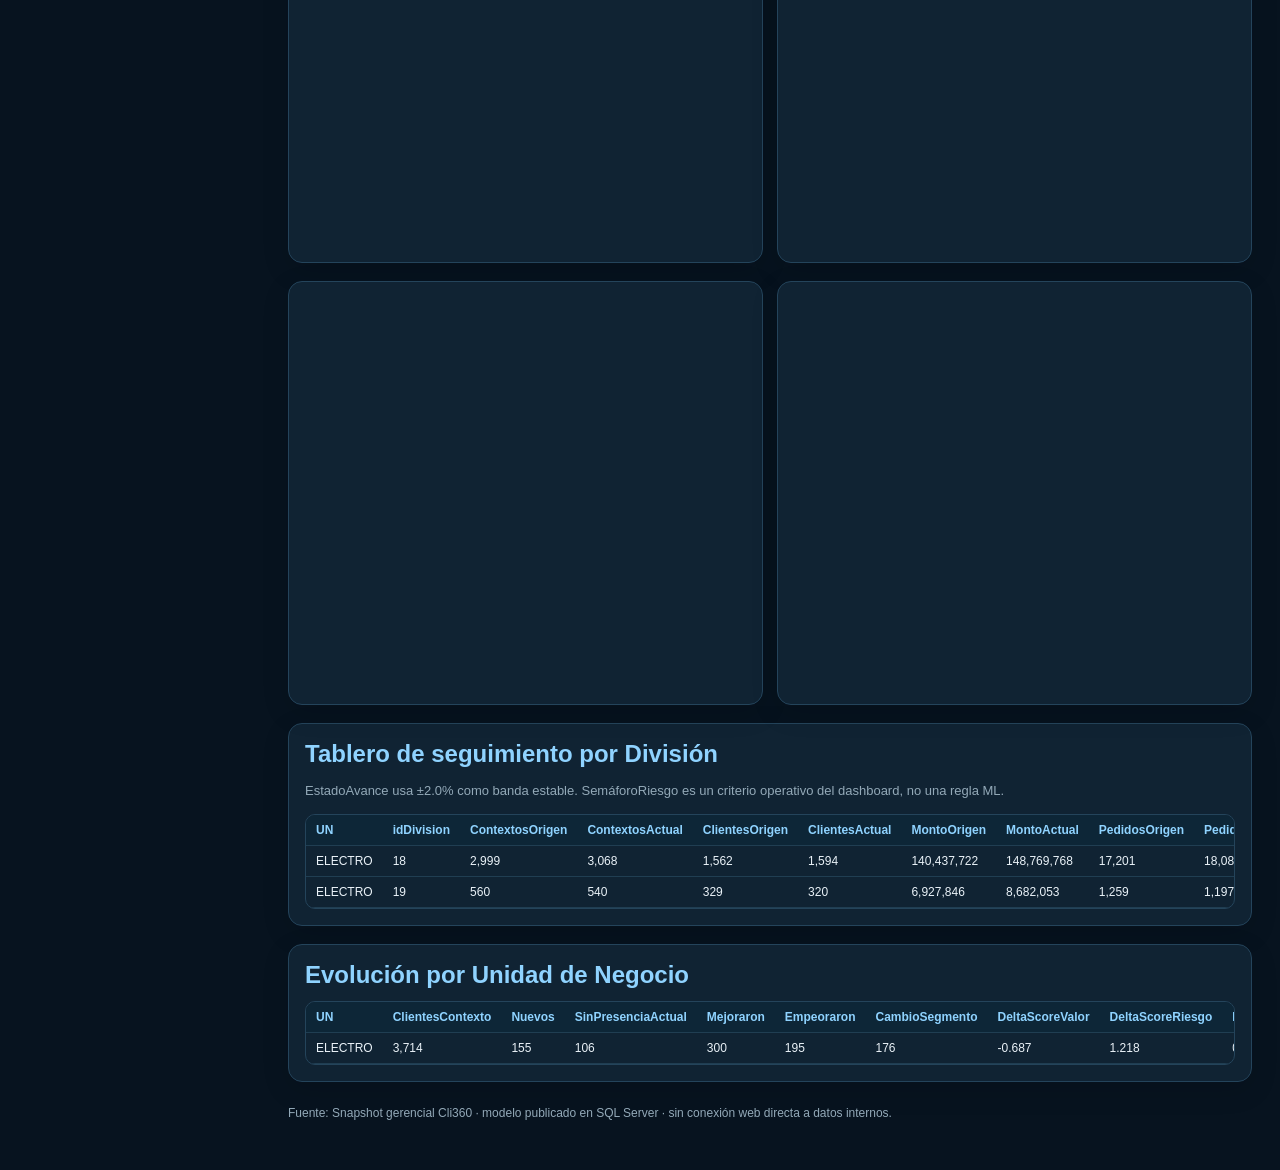
<file: docs/dashboards/segmentacion-clientes-360/releases/20260731-cli360-2-0-5/gerencia-general--electro.html>
<!doctype html><html><head><meta charset="utf-8"><meta name="viewport" content="width=device-width,initial-scale=1"><title>Cli360 v2.0.5</title><link rel="stylesheet" href="assets/styles.css"><script src="assets/plotly.min.js"></script></head><body><div class="shell"><aside class="sidebar"><div class="brand">Inteligencia 360 de Clientes<small>Valor · Riesgo · Ciclo de Vida · Evolución · Mix Comercial</small></div><nav class="nav"><a href="gerencia-general--electro.html">Gerencia General</a><a href="divisiones--electro.html">Seguimiento Divisiones</a><a href="index.html#actualizacion">Información de actualización</a></nav></aside><main class="content"><div class="topbar"><div class="title"><h1>Gerencia General · Cliente 360</h1><p>ORIGEN 2026-06-30 → MÓVIL 2026-07-31 · CLI360_SEGMENTACION_2.0</p></div><div class="filters"><label>UN</label><select onchange="location.href=this.value"><option value="gerencia-general--todas.html" >TODAS</option><option value="gerencia-general--alimentos.html" >ALIMENTOS</option><option value="gerencia-general--electro.html" selected>ELECTRO</option><option value="gerencia-general--no-alimentos.html" >NO ALIMENTOS</option><option value="gerencia-general--otros.html" >OTROS</option></select><a href="index.html#actualizacion">Actualizar</a></div></div>
<div class="hero executive-hero"><span class="tag">NORTE</span><p class="executive-question">¿Estamos creando valor, dónde se concentra el riesgo y qué Divisiones requieren acción?</p><p class="note">El avance se mide ORIGEN → MÓVIL. No se muestra cumplimiento contra meta comercial porque Cli360 todavía no tiene metas corporativas parametrizadas.</p></div>
<h2 class="kpi-group-title">KPIs NORTE · Valor y cartera</h2><div class="grid kpis management-kpis"><div class="card kpi-card"><div class="kpi-label">Valor cartera · MontoMedicion 18M</div><div class="kpi-value">157,451,822</div><div class="delta pos">+6.8% vs ORIGEN</div></div><div class="card kpi-card"><div class="kpi-label">Clientes únicos</div><div class="kpi-value">1,663</div><div class="delta pos">+1.6% vs ORIGEN</div></div><div class="card kpi-card"><div class="kpi-label">Pedidos 18M</div><div class="kpi-value">19,284</div><div class="delta pos">+4.5% vs ORIGEN</div></div><div class="card kpi-card"><div class="kpi-label">% valor estratégico</div><div class="kpi-value">87.9%</div><div class="delta pos">+1.0 pp vs ORIGEN</div></div><div class="card kpi-card"><div class="kpi-label">% valor potencial</div><div class="kpi-value">3.2%</div><div class="delta pos">+0.8 pp vs ORIGEN</div></div><div class="card kpi-card"><div class="kpi-label">% valor en crecimiento</div><div class="kpi-value">40.9%</div><div class="delta neg">-3.6 pp vs ORIGEN</div></div></div>
<h2 class="kpi-group-title">KPIs DE RIESGO Y ANTICIPACIÓN</h2><div class="grid kpis management-kpis"><div class="card kpi-card risk-card"><div class="kpi-label">% valor en RIESGO ALTO</div><div class="kpi-value">2.9%</div><div class="delta pos">-3.4 pp vs ORIGEN</div></div><div class="card kpi-card risk-card"><div class="kpi-label">% valor con deterioro ≥60%</div><div class="kpi-value">17.8%</div><div class="delta pos">-3.2 pp vs ORIGEN</div></div><div class="card kpi-card risk-card"><div class="kpi-label">% valor en ciclo EN CAÍDA</div><div class="kpi-value">22.1%</div><div class="delta neg">+0.4 pp vs ORIGEN</div></div><div class="card kpi-card risk-card"><div class="kpi-label">Clientes con deterioro ≥60%</div><div class="kpi-value">437</div><div class="delta">-4.2% vs ORIGEN</div></div></div>
<h2 class="kpi-group-title">KPIs DE EJECUCIÓN</h2><div class="grid kpis management-kpis"><div class="card kpi-card"><div class="kpi-label">Tasa de entrega</div><div class="kpi-value">96.0%</div><div class="delta neg">-0.2 pp vs ORIGEN</div></div><div class="card kpi-card"><div class="kpi-label">Fill Rate cantidad</div><div class="kpi-value">97.4%</div><div class="delta pos">+0.0 pp vs ORIGEN</div></div><div class="card kpi-card"><div class="kpi-label">Disponibilidad productos habituales</div><div class="kpi-value">0.0%</div><div class="delta neutral">+0.0 pp vs ORIGEN</div></div><div class="card kpi-card"><div class="kpi-label">Penetración de portafolio</div><div class="kpi-value">0.0%</div><div class="delta neutral">+0.0 pp vs ORIGEN</div></div></div>
<div class="grid two section"><div class="card"><h2>Lectura gerencial automática</h2><ul class="insights"><li>El valor de cartera crece 6.8% frente al ORIGEN.</li><li>2.9% del MontoMedicion está asociado a contextos con RIESGO ALTO.</li><li>17.8% del valor está en contextos con probabilidad de deterioro ≥60%.</li><li>Mayor avance: DIV 18 (ELECTRO) con Δ Monto 8,332,047 (+5.9%).</li><li>Mayor retroceso: DIV 19 (ELECTRO) con Δ Monto 1,754,207 (+25.3%).</li></ul></div><div class="card"><h2>Alertas de foco</h2><div class="table-shell"><table class="data-table"><thead><tr><th>Alerta</th><th>ClientesContexto</th><th>ClientesUnicos</th><th>MontoMedicion</th><th>ScoreRiesgo</th><th>ProbDeterioro90d</th></tr></thead><tbody>
<tr><td class="">
STOCK CRITICO</td><td class="">
1,411</td><td class="">
906</td><td class="">
69,089,999</td><td class="">
38.05</td><td class="">
24.5%</td></tr><tr><td class="">
SERVICIO CRITICO</td><td class="">
72</td><td class="">
63</td><td class="">
45,506,922</td><td class="">
24.55</td><td class="">
40.5%</td></tr><tr><td class="">
ESTRATEGICOS EN RIESGO</td><td class="">
157</td><td class="">
135</td><td class="">
25,554,077</td><td class="">
46.41</td><td class="">
69.1%</td></tr><tr><td class="">
POTENCIAL CON WHITE-SPACE</td><td class="">
318</td><td class="">
273</td><td class="">
4,585,418</td><td class="">
29.23</td><td class="">
48.3%</td></tr><tr><td class="">
VALOR EN CAIDA</td><td class="">
4</td><td class="">
4</td><td class="">
89,772</td><td class="">
53.14</td><td class="">
42.0%</td></tr>
</tbody></table></div></div></div>
<div class="grid two section"><div class="card chart"><div style="height:390px; width:100%;">                            <div id="d77c65f2-6c8e-4c3b-959d-24bf33897479" class="plotly-graph-div" style="height:100%; width:100%;"></div>            <script>                window.PLOTLYENV=window.PLOTLYENV || {};                                if (document.getElementById("d77c65f2-6c8e-4c3b-959d-24bf33897479")) {                    Plotly.newPlot(                        "d77c65f2-6c8e-4c3b-959d-24bf33897479",                        [{"hovertemplate":"UN=ELECTRO\u003cbr\u003eFechaCorte=%{x}\u003cbr\u003eMontoMedicion=%{y}\u003cextra\u003e\u003c\u002fextra\u003e","legendgroup":"ELECTRO","line":{"color":"#636efa","dash":"solid"},"marker":{"symbol":"circle"},"mode":"lines+markers","name":"ELECTRO","orientation":"v","showlegend":true,"x":["2026-06-30","2026-07-31"],"xaxis":"x","y":{"dtype":"f8","bdata":"hetRgD2RoUGuR2FbDMWiQQ=="},"yaxis":"y","type":"scatter"}],                        {"template":{"data":{"barpolar":[{"marker":{"line":{"color":"rgb(17,17,17)","width":0.5},"pattern":{"fillmode":"overlay","size":10,"solidity":0.2}},"type":"barpolar"}],"bar":[{"error_x":{"color":"#f2f5fa"},"error_y":{"color":"#f2f5fa"},"marker":{"line":{"color":"rgb(17,17,17)","width":0.5},"pattern":{"fillmode":"overlay","size":10,"solidity":0.2}},"type":"bar"}],"carpet":[{"aaxis":{"endlinecolor":"#A2B1C6","gridcolor":"#506784","linecolor":"#506784","minorgridcolor":"#506784","startlinecolor":"#A2B1C6"},"baxis":{"endlinecolor":"#A2B1C6","gridcolor":"#506784","linecolor":"#506784","minorgridcolor":"#506784","startlinecolor":"#A2B1C6"},"type":"carpet"}],"choropleth":[{"colorbar":{"outlinewidth":0,"ticks":""},"type":"choropleth"}],"contourcarpet":[{"colorbar":{"outlinewidth":0,"ticks":""},"type":"contourcarpet"}],"contour":[{"colorbar":{"outlinewidth":0,"ticks":""},"colorscale":[[0.0,"#0d0887"],[0.1111111111111111,"#46039f"],[0.2222222222222222,"#7201a8"],[0.3333333333333333,"#9c179e"],[0.4444444444444444,"#bd3786"],[0.5555555555555556,"#d8576b"],[0.6666666666666666,"#ed7953"],[0.7777777777777778,"#fb9f3a"],[0.8888888888888888,"#fdca26"],[1.0,"#f0f921"]],"type":"contour"}],"heatmap":[{"colorbar":{"outlinewidth":0,"ticks":""},"colorscale":[[0.0,"#0d0887"],[0.1111111111111111,"#46039f"],[0.2222222222222222,"#7201a8"],[0.3333333333333333,"#9c179e"],[0.4444444444444444,"#bd3786"],[0.5555555555555556,"#d8576b"],[0.6666666666666666,"#ed7953"],[0.7777777777777778,"#fb9f3a"],[0.8888888888888888,"#fdca26"],[1.0,"#f0f921"]],"type":"heatmap"}],"histogram2dcontour":[{"colorbar":{"outlinewidth":0,"ticks":""},"colorscale":[[0.0,"#0d0887"],[0.1111111111111111,"#46039f"],[0.2222222222222222,"#7201a8"],[0.3333333333333333,"#9c179e"],[0.4444444444444444,"#bd3786"],[0.5555555555555556,"#d8576b"],[0.6666666666666666,"#ed7953"],[0.7777777777777778,"#fb9f3a"],[0.8888888888888888,"#fdca26"],[1.0,"#f0f921"]],"type":"histogram2dcontour"}],"histogram2d":[{"colorbar":{"outlinewidth":0,"ticks":""},"colorscale":[[0.0,"#0d0887"],[0.1111111111111111,"#46039f"],[0.2222222222222222,"#7201a8"],[0.3333333333333333,"#9c179e"],[0.4444444444444444,"#bd3786"],[0.5555555555555556,"#d8576b"],[0.6666666666666666,"#ed7953"],[0.7777777777777778,"#fb9f3a"],[0.8888888888888888,"#fdca26"],[1.0,"#f0f921"]],"type":"histogram2d"}],"histogram":[{"marker":{"pattern":{"fillmode":"overlay","size":10,"solidity":0.2}},"type":"histogram"}],"mesh3d":[{"colorbar":{"outlinewidth":0,"ticks":""},"type":"mesh3d"}],"parcoords":[{"line":{"colorbar":{"outlinewidth":0,"ticks":""}},"type":"parcoords"}],"pie":[{"automargin":true,"type":"pie"}],"scatter3d":[{"line":{"colorbar":{"outlinewidth":0,"ticks":""}},"marker":{"colorbar":{"outlinewidth":0,"ticks":""}},"type":"scatter3d"}],"scattercarpet":[{"marker":{"colorbar":{"outlinewidth":0,"ticks":""}},"type":"scattercarpet"}],"scattergeo":[{"marker":{"colorbar":{"outlinewidth":0,"ticks":""}},"type":"scattergeo"}],"scattergl":[{"marker":{"line":{"color":"#283442"}},"type":"scattergl"}],"scattermap":[{"marker":{"colorbar":{"outlinewidth":0,"ticks":""}},"type":"scattermap"}],"scatterpolargl":[{"marker":{"colorbar":{"outlinewidth":0,"ticks":""}},"type":"scatterpolargl"}],"scatterpolar":[{"marker":{"colorbar":{"outlinewidth":0,"ticks":""}},"type":"scatterpolar"}],"scatter":[{"marker":{"line":{"color":"#283442"}},"type":"scatter"}],"scatterternary":[{"marker":{"colorbar":{"outlinewidth":0,"ticks":""}},"type":"scatterternary"}],"surface":[{"colorbar":{"outlinewidth":0,"ticks":""},"colorscale":[[0.0,"#0d0887"],[0.1111111111111111,"#46039f"],[0.2222222222222222,"#7201a8"],[0.3333333333333333,"#9c179e"],[0.4444444444444444,"#bd3786"],[0.5555555555555556,"#d8576b"],[0.6666666666666666,"#ed7953"],[0.7777777777777778,"#fb9f3a"],[0.8888888888888888,"#fdca26"],[1.0,"#f0f921"]],"type":"surface"}],"table":[{"cells":{"fill":{"color":"#506784"},"line":{"color":"rgb(17,17,17)"}},"header":{"fill":{"color":"#2a3f5f"},"line":{"color":"rgb(17,17,17)"}},"type":"table"}]},"layout":{"annotationdefaults":{"arrowcolor":"#f2f5fa","arrowhead":0,"arrowwidth":1},"autotypenumbers":"strict","coloraxis":{"colorbar":{"outlinewidth":0,"ticks":""}},"colorscale":{"diverging":[[0,"#8e0152"],[0.1,"#c51b7d"],[0.2,"#de77ae"],[0.3,"#f1b6da"],[0.4,"#fde0ef"],[0.5,"#f7f7f7"],[0.6,"#e6f5d0"],[0.7,"#b8e186"],[0.8,"#7fbc41"],[0.9,"#4d9221"],[1,"#276419"]],"sequential":[[0.0,"#0d0887"],[0.1111111111111111,"#46039f"],[0.2222222222222222,"#7201a8"],[0.3333333333333333,"#9c179e"],[0.4444444444444444,"#bd3786"],[0.5555555555555556,"#d8576b"],[0.6666666666666666,"#ed7953"],[0.7777777777777778,"#fb9f3a"],[0.8888888888888888,"#fdca26"],[1.0,"#f0f921"]],"sequentialminus":[[0.0,"#0d0887"],[0.1111111111111111,"#46039f"],[0.2222222222222222,"#7201a8"],[0.3333333333333333,"#9c179e"],[0.4444444444444444,"#bd3786"],[0.5555555555555556,"#d8576b"],[0.6666666666666666,"#ed7953"],[0.7777777777777778,"#fb9f3a"],[0.8888888888888888,"#fdca26"],[1.0,"#f0f921"]]},"colorway":["#636efa","#EF553B","#00cc96","#ab63fa","#FFA15A","#19d3f3","#FF6692","#B6E880","#FF97FF","#FECB52"],"font":{"color":"#f2f5fa"},"geo":{"bgcolor":"rgb(17,17,17)","lakecolor":"rgb(17,17,17)","landcolor":"rgb(17,17,17)","showlakes":true,"showland":true,"subunitcolor":"#506784"},"hoverlabel":{"align":"left"},"hovermode":"closest","paper_bgcolor":"rgb(17,17,17)","plot_bgcolor":"rgb(17,17,17)","polar":{"angularaxis":{"gridcolor":"#506784","linecolor":"#506784","ticks":""},"bgcolor":"rgb(17,17,17)","radialaxis":{"gridcolor":"#506784","linecolor":"#506784","ticks":""}},"scene":{"xaxis":{"backgroundcolor":"rgb(17,17,17)","gridcolor":"#506784","gridwidth":2,"linecolor":"#506784","showbackground":true,"ticks":"","zerolinecolor":"#C8D4E3"},"yaxis":{"backgroundcolor":"rgb(17,17,17)","gridcolor":"#506784","gridwidth":2,"linecolor":"#506784","showbackground":true,"ticks":"","zerolinecolor":"#C8D4E3"},"zaxis":{"backgroundcolor":"rgb(17,17,17)","gridcolor":"#506784","gridwidth":2,"linecolor":"#506784","showbackground":true,"ticks":"","zerolinecolor":"#C8D4E3"}},"shapedefaults":{"line":{"color":"#f2f5fa"}},"sliderdefaults":{"bgcolor":"#C8D4E3","bordercolor":"rgb(17,17,17)","borderwidth":1,"tickwidth":0},"ternary":{"aaxis":{"gridcolor":"#506784","linecolor":"#506784","ticks":""},"baxis":{"gridcolor":"#506784","linecolor":"#506784","ticks":""},"bgcolor":"rgb(17,17,17)","caxis":{"gridcolor":"#506784","linecolor":"#506784","ticks":""}},"title":{"x":0.05},"updatemenudefaults":{"bgcolor":"#506784","borderwidth":0},"xaxis":{"automargin":true,"gridcolor":"#283442","linecolor":"#506784","ticks":"","title":{"standoff":15},"zerolinecolor":"#283442","zerolinewidth":2},"yaxis":{"automargin":true,"gridcolor":"#283442","linecolor":"#506784","ticks":"","title":{"standoff":15},"zerolinecolor":"#283442","zerolinewidth":2}}},"xaxis":{"anchor":"y","domain":[0.0,1.0],"title":{"text":"FechaCorte"}},"yaxis":{"anchor":"x","domain":[0.0,1.0],"title":{"text":"MontoMedicion"}},"legend":{"title":{"text":"UN"},"tracegroupgap":0,"orientation":"h","yanchor":"bottom","y":1.02,"xanchor":"left","x":0},"margin":{"t":55,"l":45,"r":25,"b":45},"title":{"text":"Evoluci\u00f3n del valor de cartera (MontoMedicion)"},"paper_bgcolor":"rgba(0,0,0,0)","plot_bgcolor":"rgba(0,0,0,0)","height":390},                        {"displaylogo": false, "responsive": true, "modeBarButtonsToRemove": ["lasso2d", "select2d"]}                    )                };            </script>        </div></div><div class="card chart"><div style="height:390px; width:100%;">                            <div id="161115d8-185a-4a22-9ec9-3490fb9e8f1f" class="plotly-graph-div" style="height:100%; width:100%;"></div>            <script>                window.PLOTLYENV=window.PLOTLYENV || {};                                if (document.getElementById("161115d8-185a-4a22-9ec9-3490fb9e8f1f")) {                    Plotly.newPlot(                        "161115d8-185a-4a22-9ec9-3490fb9e8f1f",                        [{"hovertemplate":"SegmentoBase=CONSOLIDADO\u003cbr\u003eUN=%{x}\u003cbr\u003ePctUN=%{y}\u003cextra\u003e\u003c\u002fextra\u003e","legendgroup":"CONSOLIDADO","marker":{"color":"#636efa","pattern":{"shape":""}},"name":"CONSOLIDADO","orientation":"v","showlegend":true,"textposition":"auto","texttemplate":"%{y:.1f}","x":["ELECTRO"],"xaxis":"x","y":{"dtype":"f8","bdata":"y0mqnKRKT0A="},"yaxis":"y","type":"bar"},{"hovertemplate":"SegmentoBase=BAJA ACTIVIDAD\u003cbr\u003eUN=%{x}\u003cbr\u003ePctUN=%{y}\u003cextra\u003e\u003c\u002fextra\u003e","legendgroup":"BAJA ACTIVIDAD","marker":{"color":"#EF553B","pattern":{"shape":""}},"name":"BAJA ACTIVIDAD","orientation":"v","showlegend":true,"textposition":"auto","texttemplate":"%{y:.1f}","x":["ELECTRO"],"xaxis":"x","y":{"dtype":"f8","bdata":"tmpsq8a2LEA="},"yaxis":"y","type":"bar"},{"hovertemplate":"SegmentoBase=ESTRATEGICO\u003cbr\u003eUN=%{x}\u003cbr\u003ePctUN=%{y}\u003cextra\u003e\u003c\u002fextra\u003e","legendgroup":"ESTRATEGICO","marker":{"color":"#00cc96","pattern":{"shape":""}},"name":"ESTRATEGICO","orientation":"v","showlegend":true,"textposition":"auto","texttemplate":"%{y:.1f}","x":["ELECTRO"],"xaxis":"x","y":{"dtype":"f8","bdata":"N\u002fVwUw83LEA="},"yaxis":"y","type":"bar"},{"hovertemplate":"SegmentoBase=POTENCIAL DE DESARROLLO\u003cbr\u003eUN=%{x}\u003cbr\u003ePctUN=%{y}\u003cextra\u003e\u003c\u002fextra\u003e","legendgroup":"POTENCIAL DE DESARROLLO","marker":{"color":"#ab63fa","pattern":{"shape":""}},"name":"POTENCIAL DE DESARROLLO","orientation":"v","showlegend":true,"textposition":"auto","texttemplate":"%{y:.1f}","x":["ELECTRO"],"xaxis":"x","y":{"dtype":"f8","bdata":"6Hh5jpfnIUA="},"yaxis":"y","type":"bar"}],                        {"template":{"data":{"barpolar":[{"marker":{"line":{"color":"rgb(17,17,17)","width":0.5},"pattern":{"fillmode":"overlay","size":10,"solidity":0.2}},"type":"barpolar"}],"bar":[{"error_x":{"color":"#f2f5fa"},"error_y":{"color":"#f2f5fa"},"marker":{"line":{"color":"rgb(17,17,17)","width":0.5},"pattern":{"fillmode":"overlay","size":10,"solidity":0.2}},"type":"bar"}],"carpet":[{"aaxis":{"endlinecolor":"#A2B1C6","gridcolor":"#506784","linecolor":"#506784","minorgridcolor":"#506784","startlinecolor":"#A2B1C6"},"baxis":{"endlinecolor":"#A2B1C6","gridcolor":"#506784","linecolor":"#506784","minorgridcolor":"#506784","startlinecolor":"#A2B1C6"},"type":"carpet"}],"choropleth":[{"colorbar":{"outlinewidth":0,"ticks":""},"type":"choropleth"}],"contourcarpet":[{"colorbar":{"outlinewidth":0,"ticks":""},"type":"contourcarpet"}],"contour":[{"colorbar":{"outlinewidth":0,"ticks":""},"colorscale":[[0.0,"#0d0887"],[0.1111111111111111,"#46039f"],[0.2222222222222222,"#7201a8"],[0.3333333333333333,"#9c179e"],[0.4444444444444444,"#bd3786"],[0.5555555555555556,"#d8576b"],[0.6666666666666666,"#ed7953"],[0.7777777777777778,"#fb9f3a"],[0.8888888888888888,"#fdca26"],[1.0,"#f0f921"]],"type":"contour"}],"heatmap":[{"colorbar":{"outlinewidth":0,"ticks":""},"colorscale":[[0.0,"#0d0887"],[0.1111111111111111,"#46039f"],[0.2222222222222222,"#7201a8"],[0.3333333333333333,"#9c179e"],[0.4444444444444444,"#bd3786"],[0.5555555555555556,"#d8576b"],[0.6666666666666666,"#ed7953"],[0.7777777777777778,"#fb9f3a"],[0.8888888888888888,"#fdca26"],[1.0,"#f0f921"]],"type":"heatmap"}],"histogram2dcontour":[{"colorbar":{"outlinewidth":0,"ticks":""},"colorscale":[[0.0,"#0d0887"],[0.1111111111111111,"#46039f"],[0.2222222222222222,"#7201a8"],[0.3333333333333333,"#9c179e"],[0.4444444444444444,"#bd3786"],[0.5555555555555556,"#d8576b"],[0.6666666666666666,"#ed7953"],[0.7777777777777778,"#fb9f3a"],[0.8888888888888888,"#fdca26"],[1.0,"#f0f921"]],"type":"histogram2dcontour"}],"histogram2d":[{"colorbar":{"outlinewidth":0,"ticks":""},"colorscale":[[0.0,"#0d0887"],[0.1111111111111111,"#46039f"],[0.2222222222222222,"#7201a8"],[0.3333333333333333,"#9c179e"],[0.4444444444444444,"#bd3786"],[0.5555555555555556,"#d8576b"],[0.6666666666666666,"#ed7953"],[0.7777777777777778,"#fb9f3a"],[0.8888888888888888,"#fdca26"],[1.0,"#f0f921"]],"type":"histogram2d"}],"histogram":[{"marker":{"pattern":{"fillmode":"overlay","size":10,"solidity":0.2}},"type":"histogram"}],"mesh3d":[{"colorbar":{"outlinewidth":0,"ticks":""},"type":"mesh3d"}],"parcoords":[{"line":{"colorbar":{"outlinewidth":0,"ticks":""}},"type":"parcoords"}],"pie":[{"automargin":true,"type":"pie"}],"scatter3d":[{"line":{"colorbar":{"outlinewidth":0,"ticks":""}},"marker":{"colorbar":{"outlinewidth":0,"ticks":""}},"type":"scatter3d"}],"scattercarpet":[{"marker":{"colorbar":{"outlinewidth":0,"ticks":""}},"type":"scattercarpet"}],"scattergeo":[{"marker":{"colorbar":{"outlinewidth":0,"ticks":""}},"type":"scattergeo"}],"scattergl":[{"marker":{"line":{"color":"#283442"}},"type":"scattergl"}],"scattermap":[{"marker":{"colorbar":{"outlinewidth":0,"ticks":""}},"type":"scattermap"}],"scatterpolargl":[{"marker":{"colorbar":{"outlinewidth":0,"ticks":""}},"type":"scatterpolargl"}],"scatterpolar":[{"marker":{"colorbar":{"outlinewidth":0,"ticks":""}},"type":"scatterpolar"}],"scatter":[{"marker":{"line":{"color":"#283442"}},"type":"scatter"}],"scatterternary":[{"marker":{"colorbar":{"outlinewidth":0,"ticks":""}},"type":"scatterternary"}],"surface":[{"colorbar":{"outlinewidth":0,"ticks":""},"colorscale":[[0.0,"#0d0887"],[0.1111111111111111,"#46039f"],[0.2222222222222222,"#7201a8"],[0.3333333333333333,"#9c179e"],[0.4444444444444444,"#bd3786"],[0.5555555555555556,"#d8576b"],[0.6666666666666666,"#ed7953"],[0.7777777777777778,"#fb9f3a"],[0.8888888888888888,"#fdca26"],[1.0,"#f0f921"]],"type":"surface"}],"table":[{"cells":{"fill":{"color":"#506784"},"line":{"color":"rgb(17,17,17)"}},"header":{"fill":{"color":"#2a3f5f"},"line":{"color":"rgb(17,17,17)"}},"type":"table"}]},"layout":{"annotationdefaults":{"arrowcolor":"#f2f5fa","arrowhead":0,"arrowwidth":1},"autotypenumbers":"strict","coloraxis":{"colorbar":{"outlinewidth":0,"ticks":""}},"colorscale":{"diverging":[[0,"#8e0152"],[0.1,"#c51b7d"],[0.2,"#de77ae"],[0.3,"#f1b6da"],[0.4,"#fde0ef"],[0.5,"#f7f7f7"],[0.6,"#e6f5d0"],[0.7,"#b8e186"],[0.8,"#7fbc41"],[0.9,"#4d9221"],[1,"#276419"]],"sequential":[[0.0,"#0d0887"],[0.1111111111111111,"#46039f"],[0.2222222222222222,"#7201a8"],[0.3333333333333333,"#9c179e"],[0.4444444444444444,"#bd3786"],[0.5555555555555556,"#d8576b"],[0.6666666666666666,"#ed7953"],[0.7777777777777778,"#fb9f3a"],[0.8888888888888888,"#fdca26"],[1.0,"#f0f921"]],"sequentialminus":[[0.0,"#0d0887"],[0.1111111111111111,"#46039f"],[0.2222222222222222,"#7201a8"],[0.3333333333333333,"#9c179e"],[0.4444444444444444,"#bd3786"],[0.5555555555555556,"#d8576b"],[0.6666666666666666,"#ed7953"],[0.7777777777777778,"#fb9f3a"],[0.8888888888888888,"#fdca26"],[1.0,"#f0f921"]]},"colorway":["#636efa","#EF553B","#00cc96","#ab63fa","#FFA15A","#19d3f3","#FF6692","#B6E880","#FF97FF","#FECB52"],"font":{"color":"#f2f5fa"},"geo":{"bgcolor":"rgb(17,17,17)","lakecolor":"rgb(17,17,17)","landcolor":"rgb(17,17,17)","showlakes":true,"showland":true,"subunitcolor":"#506784"},"hoverlabel":{"align":"left"},"hovermode":"closest","paper_bgcolor":"rgb(17,17,17)","plot_bgcolor":"rgb(17,17,17)","polar":{"angularaxis":{"gridcolor":"#506784","linecolor":"#506784","ticks":""},"bgcolor":"rgb(17,17,17)","radialaxis":{"gridcolor":"#506784","linecolor":"#506784","ticks":""}},"scene":{"xaxis":{"backgroundcolor":"rgb(17,17,17)","gridcolor":"#506784","gridwidth":2,"linecolor":"#506784","showbackground":true,"ticks":"","zerolinecolor":"#C8D4E3"},"yaxis":{"backgroundcolor":"rgb(17,17,17)","gridcolor":"#506784","gridwidth":2,"linecolor":"#506784","showbackground":true,"ticks":"","zerolinecolor":"#C8D4E3"},"zaxis":{"backgroundcolor":"rgb(17,17,17)","gridcolor":"#506784","gridwidth":2,"linecolor":"#506784","showbackground":true,"ticks":"","zerolinecolor":"#C8D4E3"}},"shapedefaults":{"line":{"color":"#f2f5fa"}},"sliderdefaults":{"bgcolor":"#C8D4E3","bordercolor":"rgb(17,17,17)","borderwidth":1,"tickwidth":0},"ternary":{"aaxis":{"gridcolor":"#506784","linecolor":"#506784","ticks":""},"baxis":{"gridcolor":"#506784","linecolor":"#506784","ticks":""},"bgcolor":"rgb(17,17,17)","caxis":{"gridcolor":"#506784","linecolor":"#506784","ticks":""}},"title":{"x":0.05},"updatemenudefaults":{"bgcolor":"#506784","borderwidth":0},"xaxis":{"automargin":true,"gridcolor":"#283442","linecolor":"#506784","ticks":"","title":{"standoff":15},"zerolinecolor":"#283442","zerolinewidth":2},"yaxis":{"automargin":true,"gridcolor":"#283442","linecolor":"#506784","ticks":"","title":{"standoff":15},"zerolinecolor":"#283442","zerolinewidth":2}}},"xaxis":{"anchor":"y","domain":[0.0,1.0],"title":{"text":"UN"}},"yaxis":{"anchor":"x","domain":[0.0,1.0],"title":{"text":"% clientes-contexto"}},"legend":{"title":{"text":"SegmentoBase"},"tracegroupgap":0,"orientation":"h","yanchor":"bottom","y":1.02,"xanchor":"left","x":0},"margin":{"t":55,"l":45,"r":25,"b":45},"barmode":"stack","title":{"text":"Composici\u00f3n actual por Segmento Base"},"paper_bgcolor":"rgba(0,0,0,0)","plot_bgcolor":"rgba(0,0,0,0)","height":390},                        {"displaylogo": false, "responsive": true, "modeBarButtonsToRemove": ["lasso2d", "select2d"]}                    )                };            </script>        </div></div></div><div class="grid two section"><div class="card chart"><div style="height:390px; width:100%;">                            <div id="dc71c00c-d944-49a7-bd29-c9578c06bbd6" class="plotly-graph-div" style="height:100%; width:100%;"></div>            <script>                window.PLOTLYENV=window.PLOTLYENV || {};                                if (document.getElementById("dc71c00c-d944-49a7-bd29-c9578c06bbd6")) {                    Plotly.newPlot(                        "dc71c00c-d944-49a7-bd29-c9578c06bbd6",                        [{"alignmentgroup":"True","hovertemplate":"UN=ELECTRO\u003cbr\u003eDivision=%{x}\u003cbr\u003eDeltaMonto=%{y}\u003cextra\u003e\u003c\u002fextra\u003e","legendgroup":"ELECTRO","marker":{"color":"#636efa","pattern":{"shape":""}},"name":"ELECTRO","offsetgroup":"ELECTRO","orientation":"v","showlegend":true,"textposition":"auto","x":["DIV 18","DIV 19"],"xaxis":"x","y":{"dtype":"f8","bdata":"ZmZmpsPIX0HhehTuXsQ6QQ=="},"yaxis":"y","type":"bar"}],                        {"template":{"data":{"barpolar":[{"marker":{"line":{"color":"rgb(17,17,17)","width":0.5},"pattern":{"fillmode":"overlay","size":10,"solidity":0.2}},"type":"barpolar"}],"bar":[{"error_x":{"color":"#f2f5fa"},"error_y":{"color":"#f2f5fa"},"marker":{"line":{"color":"rgb(17,17,17)","width":0.5},"pattern":{"fillmode":"overlay","size":10,"solidity":0.2}},"type":"bar"}],"carpet":[{"aaxis":{"endlinecolor":"#A2B1C6","gridcolor":"#506784","linecolor":"#506784","minorgridcolor":"#506784","startlinecolor":"#A2B1C6"},"baxis":{"endlinecolor":"#A2B1C6","gridcolor":"#506784","linecolor":"#506784","minorgridcolor":"#506784","startlinecolor":"#A2B1C6"},"type":"carpet"}],"choropleth":[{"colorbar":{"outlinewidth":0,"ticks":""},"type":"choropleth"}],"contourcarpet":[{"colorbar":{"outlinewidth":0,"ticks":""},"type":"contourcarpet"}],"contour":[{"colorbar":{"outlinewidth":0,"ticks":""},"colorscale":[[0.0,"#0d0887"],[0.1111111111111111,"#46039f"],[0.2222222222222222,"#7201a8"],[0.3333333333333333,"#9c179e"],[0.4444444444444444,"#bd3786"],[0.5555555555555556,"#d8576b"],[0.6666666666666666,"#ed7953"],[0.7777777777777778,"#fb9f3a"],[0.8888888888888888,"#fdca26"],[1.0,"#f0f921"]],"type":"contour"}],"heatmap":[{"colorbar":{"outlinewidth":0,"ticks":""},"colorscale":[[0.0,"#0d0887"],[0.1111111111111111,"#46039f"],[0.2222222222222222,"#7201a8"],[0.3333333333333333,"#9c179e"],[0.4444444444444444,"#bd3786"],[0.5555555555555556,"#d8576b"],[0.6666666666666666,"#ed7953"],[0.7777777777777778,"#fb9f3a"],[0.8888888888888888,"#fdca26"],[1.0,"#f0f921"]],"type":"heatmap"}],"histogram2dcontour":[{"colorbar":{"outlinewidth":0,"ticks":""},"colorscale":[[0.0,"#0d0887"],[0.1111111111111111,"#46039f"],[0.2222222222222222,"#7201a8"],[0.3333333333333333,"#9c179e"],[0.4444444444444444,"#bd3786"],[0.5555555555555556,"#d8576b"],[0.6666666666666666,"#ed7953"],[0.7777777777777778,"#fb9f3a"],[0.8888888888888888,"#fdca26"],[1.0,"#f0f921"]],"type":"histogram2dcontour"}],"histogram2d":[{"colorbar":{"outlinewidth":0,"ticks":""},"colorscale":[[0.0,"#0d0887"],[0.1111111111111111,"#46039f"],[0.2222222222222222,"#7201a8"],[0.3333333333333333,"#9c179e"],[0.4444444444444444,"#bd3786"],[0.5555555555555556,"#d8576b"],[0.6666666666666666,"#ed7953"],[0.7777777777777778,"#fb9f3a"],[0.8888888888888888,"#fdca26"],[1.0,"#f0f921"]],"type":"histogram2d"}],"histogram":[{"marker":{"pattern":{"fillmode":"overlay","size":10,"solidity":0.2}},"type":"histogram"}],"mesh3d":[{"colorbar":{"outlinewidth":0,"ticks":""},"type":"mesh3d"}],"parcoords":[{"line":{"colorbar":{"outlinewidth":0,"ticks":""}},"type":"parcoords"}],"pie":[{"automargin":true,"type":"pie"}],"scatter3d":[{"line":{"colorbar":{"outlinewidth":0,"ticks":""}},"marker":{"colorbar":{"outlinewidth":0,"ticks":""}},"type":"scatter3d"}],"scattercarpet":[{"marker":{"colorbar":{"outlinewidth":0,"ticks":""}},"type":"scattercarpet"}],"scattergeo":[{"marker":{"colorbar":{"outlinewidth":0,"ticks":""}},"type":"scattergeo"}],"scattergl":[{"marker":{"line":{"color":"#283442"}},"type":"scattergl"}],"scattermap":[{"marker":{"colorbar":{"outlinewidth":0,"ticks":""}},"type":"scattermap"}],"scatterpolargl":[{"marker":{"colorbar":{"outlinewidth":0,"ticks":""}},"type":"scatterpolargl"}],"scatterpolar":[{"marker":{"colorbar":{"outlinewidth":0,"ticks":""}},"type":"scatterpolar"}],"scatter":[{"marker":{"line":{"color":"#283442"}},"type":"scatter"}],"scatterternary":[{"marker":{"colorbar":{"outlinewidth":0,"ticks":""}},"type":"scatterternary"}],"surface":[{"colorbar":{"outlinewidth":0,"ticks":""},"colorscale":[[0.0,"#0d0887"],[0.1111111111111111,"#46039f"],[0.2222222222222222,"#7201a8"],[0.3333333333333333,"#9c179e"],[0.4444444444444444,"#bd3786"],[0.5555555555555556,"#d8576b"],[0.6666666666666666,"#ed7953"],[0.7777777777777778,"#fb9f3a"],[0.8888888888888888,"#fdca26"],[1.0,"#f0f921"]],"type":"surface"}],"table":[{"cells":{"fill":{"color":"#506784"},"line":{"color":"rgb(17,17,17)"}},"header":{"fill":{"color":"#2a3f5f"},"line":{"color":"rgb(17,17,17)"}},"type":"table"}]},"layout":{"annotationdefaults":{"arrowcolor":"#f2f5fa","arrowhead":0,"arrowwidth":1},"autotypenumbers":"strict","coloraxis":{"colorbar":{"outlinewidth":0,"ticks":""}},"colorscale":{"diverging":[[0,"#8e0152"],[0.1,"#c51b7d"],[0.2,"#de77ae"],[0.3,"#f1b6da"],[0.4,"#fde0ef"],[0.5,"#f7f7f7"],[0.6,"#e6f5d0"],[0.7,"#b8e186"],[0.8,"#7fbc41"],[0.9,"#4d9221"],[1,"#276419"]],"sequential":[[0.0,"#0d0887"],[0.1111111111111111,"#46039f"],[0.2222222222222222,"#7201a8"],[0.3333333333333333,"#9c179e"],[0.4444444444444444,"#bd3786"],[0.5555555555555556,"#d8576b"],[0.6666666666666666,"#ed7953"],[0.7777777777777778,"#fb9f3a"],[0.8888888888888888,"#fdca26"],[1.0,"#f0f921"]],"sequentialminus":[[0.0,"#0d0887"],[0.1111111111111111,"#46039f"],[0.2222222222222222,"#7201a8"],[0.3333333333333333,"#9c179e"],[0.4444444444444444,"#bd3786"],[0.5555555555555556,"#d8576b"],[0.6666666666666666,"#ed7953"],[0.7777777777777778,"#fb9f3a"],[0.8888888888888888,"#fdca26"],[1.0,"#f0f921"]]},"colorway":["#636efa","#EF553B","#00cc96","#ab63fa","#FFA15A","#19d3f3","#FF6692","#B6E880","#FF97FF","#FECB52"],"font":{"color":"#f2f5fa"},"geo":{"bgcolor":"rgb(17,17,17)","lakecolor":"rgb(17,17,17)","landcolor":"rgb(17,17,17)","showlakes":true,"showland":true,"subunitcolor":"#506784"},"hoverlabel":{"align":"left"},"hovermode":"closest","paper_bgcolor":"rgb(17,17,17)","plot_bgcolor":"rgb(17,17,17)","polar":{"angularaxis":{"gridcolor":"#506784","linecolor":"#506784","ticks":""},"bgcolor":"rgb(17,17,17)","radialaxis":{"gridcolor":"#506784","linecolor":"#506784","ticks":""}},"scene":{"xaxis":{"backgroundcolor":"rgb(17,17,17)","gridcolor":"#506784","gridwidth":2,"linecolor":"#506784","showbackground":true,"ticks":"","zerolinecolor":"#C8D4E3"},"yaxis":{"backgroundcolor":"rgb(17,17,17)","gridcolor":"#506784","gridwidth":2,"linecolor":"#506784","showbackground":true,"ticks":"","zerolinecolor":"#C8D4E3"},"zaxis":{"backgroundcolor":"rgb(17,17,17)","gridcolor":"#506784","gridwidth":2,"linecolor":"#506784","showbackground":true,"ticks":"","zerolinecolor":"#C8D4E3"}},"shapedefaults":{"line":{"color":"#f2f5fa"}},"sliderdefaults":{"bgcolor":"#C8D4E3","bordercolor":"rgb(17,17,17)","borderwidth":1,"tickwidth":0},"ternary":{"aaxis":{"gridcolor":"#506784","linecolor":"#506784","ticks":""},"baxis":{"gridcolor":"#506784","linecolor":"#506784","ticks":""},"bgcolor":"rgb(17,17,17)","caxis":{"gridcolor":"#506784","linecolor":"#506784","ticks":""}},"title":{"x":0.05},"updatemenudefaults":{"bgcolor":"#506784","borderwidth":0},"xaxis":{"automargin":true,"gridcolor":"#283442","linecolor":"#506784","ticks":"","title":{"standoff":15},"zerolinecolor":"#283442","zerolinewidth":2},"yaxis":{"automargin":true,"gridcolor":"#283442","linecolor":"#506784","ticks":"","title":{"standoff":15},"zerolinecolor":"#283442","zerolinewidth":2}}},"xaxis":{"anchor":"y","domain":[0.0,1.0],"title":{"text":"Division"}},"yaxis":{"anchor":"x","domain":[0.0,1.0],"title":{"text":"DeltaMonto"}},"legend":{"title":{"text":"UN"},"tracegroupgap":0,"orientation":"h","yanchor":"bottom","y":1.02,"xanchor":"left","x":0},"margin":{"t":55,"l":45,"r":25,"b":45},"barmode":"group","title":{"text":"Divisiones que m\u00e1s explican el movimiento"},"paper_bgcolor":"rgba(0,0,0,0)","plot_bgcolor":"rgba(0,0,0,0)","height":390},                        {"displaylogo": false, "responsive": true, "modeBarButtonsToRemove": ["lasso2d", "select2d"]}                    )                };            </script>        </div></div><div class="card chart"><div style="height:390px; width:100%;">                            <div id="2d45c08e-43fc-4d68-84b6-89ecae83b5a7" class="plotly-graph-div" style="height:100%; width:100%;"></div>            <script>                window.PLOTLYENV=window.PLOTLYENV || {};                                if (document.getElementById("2d45c08e-43fc-4d68-84b6-89ecae83b5a7")) {                    Plotly.newPlot(                        "2d45c08e-43fc-4d68-84b6-89ecae83b5a7",                        [{"customdata":[["DIV 18",18.165995,43.286485,22.930733],["DIV 19",11.33535,0.131945,8.127768]],"hovertemplate":"UN=ELECTRO\u003cbr\u003eVarMontoPct=%{x}\u003cbr\u003ePctMontoRiesgo=%{y}\u003cbr\u003eMontoActual=%{marker.size}\u003cbr\u003eDivision=%{customdata[0]}\u003cbr\u003ePctMontoPredAlta=%{customdata[1]}\u003cbr\u003ePctMontoCrecimiento=%{customdata[2]}\u003cbr\u003ePctMontoCaida=%{customdata[3]}\u003cextra\u003e\u003c\u002fextra\u003e","legendgroup":"ELECTRO","marker":{"color":"#636efa","size":{"dtype":"f8","bdata":"hevR0Be8oUGPwvWoSI9gQQ=="},"sizemode":"area","sizeref":371924.421025,"symbol":"circle"},"mode":"markers","name":"ELECTRO","orientation":"v","showlegend":true,"x":{"dtype":"f8","bdata":"Di+ISE27F0Dgvg6cM1I5QA=="},"xaxis":"x","y":{"dtype":"f8","bdata":"9WVpp+aSCEAQPpRoyePqPw=="},"yaxis":"y","type":"scatter"}],                        {"template":{"data":{"barpolar":[{"marker":{"line":{"color":"rgb(17,17,17)","width":0.5},"pattern":{"fillmode":"overlay","size":10,"solidity":0.2}},"type":"barpolar"}],"bar":[{"error_x":{"color":"#f2f5fa"},"error_y":{"color":"#f2f5fa"},"marker":{"line":{"color":"rgb(17,17,17)","width":0.5},"pattern":{"fillmode":"overlay","size":10,"solidity":0.2}},"type":"bar"}],"carpet":[{"aaxis":{"endlinecolor":"#A2B1C6","gridcolor":"#506784","linecolor":"#506784","minorgridcolor":"#506784","startlinecolor":"#A2B1C6"},"baxis":{"endlinecolor":"#A2B1C6","gridcolor":"#506784","linecolor":"#506784","minorgridcolor":"#506784","startlinecolor":"#A2B1C6"},"type":"carpet"}],"choropleth":[{"colorbar":{"outlinewidth":0,"ticks":""},"type":"choropleth"}],"contourcarpet":[{"colorbar":{"outlinewidth":0,"ticks":""},"type":"contourcarpet"}],"contour":[{"colorbar":{"outlinewidth":0,"ticks":""},"colorscale":[[0.0,"#0d0887"],[0.1111111111111111,"#46039f"],[0.2222222222222222,"#7201a8"],[0.3333333333333333,"#9c179e"],[0.4444444444444444,"#bd3786"],[0.5555555555555556,"#d8576b"],[0.6666666666666666,"#ed7953"],[0.7777777777777778,"#fb9f3a"],[0.8888888888888888,"#fdca26"],[1.0,"#f0f921"]],"type":"contour"}],"heatmap":[{"colorbar":{"outlinewidth":0,"ticks":""},"colorscale":[[0.0,"#0d0887"],[0.1111111111111111,"#46039f"],[0.2222222222222222,"#7201a8"],[0.3333333333333333,"#9c179e"],[0.4444444444444444,"#bd3786"],[0.5555555555555556,"#d8576b"],[0.6666666666666666,"#ed7953"],[0.7777777777777778,"#fb9f3a"],[0.8888888888888888,"#fdca26"],[1.0,"#f0f921"]],"type":"heatmap"}],"histogram2dcontour":[{"colorbar":{"outlinewidth":0,"ticks":""},"colorscale":[[0.0,"#0d0887"],[0.1111111111111111,"#46039f"],[0.2222222222222222,"#7201a8"],[0.3333333333333333,"#9c179e"],[0.4444444444444444,"#bd3786"],[0.5555555555555556,"#d8576b"],[0.6666666666666666,"#ed7953"],[0.7777777777777778,"#fb9f3a"],[0.8888888888888888,"#fdca26"],[1.0,"#f0f921"]],"type":"histogram2dcontour"}],"histogram2d":[{"colorbar":{"outlinewidth":0,"ticks":""},"colorscale":[[0.0,"#0d0887"],[0.1111111111111111,"#46039f"],[0.2222222222222222,"#7201a8"],[0.3333333333333333,"#9c179e"],[0.4444444444444444,"#bd3786"],[0.5555555555555556,"#d8576b"],[0.6666666666666666,"#ed7953"],[0.7777777777777778,"#fb9f3a"],[0.8888888888888888,"#fdca26"],[1.0,"#f0f921"]],"type":"histogram2d"}],"histogram":[{"marker":{"pattern":{"fillmode":"overlay","size":10,"solidity":0.2}},"type":"histogram"}],"mesh3d":[{"colorbar":{"outlinewidth":0,"ticks":""},"type":"mesh3d"}],"parcoords":[{"line":{"colorbar":{"outlinewidth":0,"ticks":""}},"type":"parcoords"}],"pie":[{"automargin":true,"type":"pie"}],"scatter3d":[{"line":{"colorbar":{"outlinewidth":0,"ticks":""}},"marker":{"colorbar":{"outlinewidth":0,"ticks":""}},"type":"scatter3d"}],"scattercarpet":[{"marker":{"colorbar":{"outlinewidth":0,"ticks":""}},"type":"scattercarpet"}],"scattergeo":[{"marker":{"colorbar":{"outlinewidth":0,"ticks":""}},"type":"scattergeo"}],"scattergl":[{"marker":{"line":{"color":"#283442"}},"type":"scattergl"}],"scattermap":[{"marker":{"colorbar":{"outlinewidth":0,"ticks":""}},"type":"scattermap"}],"scatterpolargl":[{"marker":{"colorbar":{"outlinewidth":0,"ticks":""}},"type":"scatterpolargl"}],"scatterpolar":[{"marker":{"colorbar":{"outlinewidth":0,"ticks":""}},"type":"scatterpolar"}],"scatter":[{"marker":{"line":{"color":"#283442"}},"type":"scatter"}],"scatterternary":[{"marker":{"colorbar":{"outlinewidth":0,"ticks":""}},"type":"scatterternary"}],"surface":[{"colorbar":{"outlinewidth":0,"ticks":""},"colorscale":[[0.0,"#0d0887"],[0.1111111111111111,"#46039f"],[0.2222222222222222,"#7201a8"],[0.3333333333333333,"#9c179e"],[0.4444444444444444,"#bd3786"],[0.5555555555555556,"#d8576b"],[0.6666666666666666,"#ed7953"],[0.7777777777777778,"#fb9f3a"],[0.8888888888888888,"#fdca26"],[1.0,"#f0f921"]],"type":"surface"}],"table":[{"cells":{"fill":{"color":"#506784"},"line":{"color":"rgb(17,17,17)"}},"header":{"fill":{"color":"#2a3f5f"},"line":{"color":"rgb(17,17,17)"}},"type":"table"}]},"layout":{"annotationdefaults":{"arrowcolor":"#f2f5fa","arrowhead":0,"arrowwidth":1},"autotypenumbers":"strict","coloraxis":{"colorbar":{"outlinewidth":0,"ticks":""}},"colorscale":{"diverging":[[0,"#8e0152"],[0.1,"#c51b7d"],[0.2,"#de77ae"],[0.3,"#f1b6da"],[0.4,"#fde0ef"],[0.5,"#f7f7f7"],[0.6,"#e6f5d0"],[0.7,"#b8e186"],[0.8,"#7fbc41"],[0.9,"#4d9221"],[1,"#276419"]],"sequential":[[0.0,"#0d0887"],[0.1111111111111111,"#46039f"],[0.2222222222222222,"#7201a8"],[0.3333333333333333,"#9c179e"],[0.4444444444444444,"#bd3786"],[0.5555555555555556,"#d8576b"],[0.6666666666666666,"#ed7953"],[0.7777777777777778,"#fb9f3a"],[0.8888888888888888,"#fdca26"],[1.0,"#f0f921"]],"sequentialminus":[[0.0,"#0d0887"],[0.1111111111111111,"#46039f"],[0.2222222222222222,"#7201a8"],[0.3333333333333333,"#9c179e"],[0.4444444444444444,"#bd3786"],[0.5555555555555556,"#d8576b"],[0.6666666666666666,"#ed7953"],[0.7777777777777778,"#fb9f3a"],[0.8888888888888888,"#fdca26"],[1.0,"#f0f921"]]},"colorway":["#636efa","#EF553B","#00cc96","#ab63fa","#FFA15A","#19d3f3","#FF6692","#B6E880","#FF97FF","#FECB52"],"font":{"color":"#f2f5fa"},"geo":{"bgcolor":"rgb(17,17,17)","lakecolor":"rgb(17,17,17)","landcolor":"rgb(17,17,17)","showlakes":true,"showland":true,"subunitcolor":"#506784"},"hoverlabel":{"align":"left"},"hovermode":"closest","paper_bgcolor":"rgb(17,17,17)","plot_bgcolor":"rgb(17,17,17)","polar":{"angularaxis":{"gridcolor":"#506784","linecolor":"#506784","ticks":""},"bgcolor":"rgb(17,17,17)","radialaxis":{"gridcolor":"#506784","linecolor":"#506784","ticks":""}},"scene":{"xaxis":{"backgroundcolor":"rgb(17,17,17)","gridcolor":"#506784","gridwidth":2,"linecolor":"#506784","showbackground":true,"ticks":"","zerolinecolor":"#C8D4E3"},"yaxis":{"backgroundcolor":"rgb(17,17,17)","gridcolor":"#506784","gridwidth":2,"linecolor":"#506784","showbackground":true,"ticks":"","zerolinecolor":"#C8D4E3"},"zaxis":{"backgroundcolor":"rgb(17,17,17)","gridcolor":"#506784","gridwidth":2,"linecolor":"#506784","showbackground":true,"ticks":"","zerolinecolor":"#C8D4E3"}},"shapedefaults":{"line":{"color":"#f2f5fa"}},"sliderdefaults":{"bgcolor":"#C8D4E3","bordercolor":"rgb(17,17,17)","borderwidth":1,"tickwidth":0},"ternary":{"aaxis":{"gridcolor":"#506784","linecolor":"#506784","ticks":""},"baxis":{"gridcolor":"#506784","linecolor":"#506784","ticks":""},"bgcolor":"rgb(17,17,17)","caxis":{"gridcolor":"#506784","linecolor":"#506784","ticks":""}},"title":{"x":0.05},"updatemenudefaults":{"bgcolor":"#506784","borderwidth":0},"xaxis":{"automargin":true,"gridcolor":"#283442","linecolor":"#506784","ticks":"","title":{"standoff":15},"zerolinecolor":"#283442","zerolinewidth":2},"yaxis":{"automargin":true,"gridcolor":"#283442","linecolor":"#506784","ticks":"","title":{"standoff":15},"zerolinecolor":"#283442","zerolinewidth":2}}},"xaxis":{"anchor":"y","domain":[0.0,1.0],"title":{"text":"\u0394 Monto vs ORIGEN (%)"}},"yaxis":{"anchor":"x","domain":[0.0,1.0],"title":{"text":"Monto en RIESGO ALTO (%)"}},"legend":{"title":{"text":"UN"},"tracegroupgap":0,"itemsizing":"constant","orientation":"h","yanchor":"bottom","y":1.02,"xanchor":"left","x":0},"margin":{"t":55,"l":45,"r":25,"b":45},"shapes":[{"line":{"color":"#93a9b8","dash":"dash"},"type":"line","x0":0,"x1":0,"xref":"x","y0":0,"y1":1,"yref":"y domain"},{"line":{"color":"#fbbf24","dash":"dash"},"type":"line","x0":0,"x1":1,"xref":"x domain","y0":20.0,"y1":20.0,"yref":"y"}],"title":{"text":"Crecimiento vs exposici\u00f3n a riesgo"},"paper_bgcolor":"rgba(0,0,0,0)","plot_bgcolor":"rgba(0,0,0,0)","height":390},                        {"displaylogo": false, "responsive": true, "modeBarButtonsToRemove": ["lasso2d", "select2d"]}                    )                };            </script>        </div></div></div>
<div class="card section"><h2>Tablero de seguimiento por División</h2><p class="note">EstadoAvance usa ±2.0% como banda estable. SemáforoRiesgo es un criterio operativo del dashboard, no una regla ML.</p><div class="table-shell"><table class="data-table"><thead><tr><th>UN</th><th>idDivision</th><th>ContextosOrigen</th><th>ContextosActual</th><th>ClientesOrigen</th><th>ClientesActual</th><th>MontoOrigen</th><th>MontoActual</th><th>PedidosOrigen</th><th>PedidosActual</th><th>DeltaClientes</th><th>DeltaMonto</th><th>DeltaPedidos</th><th>VarClientesPct</th><th>VarMontoPct</th><th>VarPedidosPct</th><th>PctMontoEstrategico</th><th>PctMontoPotencial</th><th>PctMontoRiesgo</th><th>PctMontoPredAlta</th><th>PctMontoCrecimiento</th><th>PctMontoCaida</th><th>PctCtxServicioFriccion</th><th>PctCtxStockRestringido</th><th>ScoreValorOrigen</th><th>ScoreValorActual</th><th>ScoreRiesgoOrigen</th><th>ScoreRiesgoActual</th><th>ScoreOportunidadOrigen</th><th>ScoreOportunidadActual</th><th>TasaEntrega</th><th>FillRateCantidad</th><th>PctProductosHabitualesConStock</th><th>PenetracionPortafolio</th><th>Division</th><th>EstadoAvance</th><th>SemaforoRiesgo</th><th>PesoMovimientoPct</th></tr></thead><tbody>
<tr><td class="">
ELECTRO</td><td class="">
18</td><td class="">
2,999</td><td class="">
3,068</td><td class="">
1,562</td><td class="">
1,594</td><td class="">
140,437,722</td><td class="">
148,769,768</td><td class="">
17,201</td><td class="">
18,087</td><td class="">
32</td><td class="">
8,332,047</td><td class="">
886</td><td class="">
2.0%</td><td class="">
5.9%</td><td class="">
5.2%</td><td class="">
88.1%</td><td class="">
2.8%</td><td class="">
3.1%</td><td class="">
18.2%</td><td class="">
43.3%</td><td class="">
22.9%</td><td class="">
3.5%</td><td class="">
52.6%</td><td class="">
52.46</td><td class="">
52.22</td><td class="">
49.77</td><td class="">
49.52</td><td class="">
55.04</td><td class="">
55.71</td><td class="">
96.1%</td><td class="">
97.7%</td><td class="">
0.0%</td><td class="">
0.0%</td><td class="">
DIV 18</td><td class=" avance crece">
CRECE</td><td class=" semaforo verde">
VERDE</td><td class="">
82.6%</td></tr><tr><td class="">
ELECTRO</td><td class="">
19</td><td class="">
560</td><td class="">
540</td><td class="">
329</td><td class="">
320</td><td class="">
6,927,846</td><td class="">
8,682,053</td><td class="">
1,259</td><td class="">
1,197</td><td class="">
-9</td><td class="">
1,754,207</td><td class="">
-62</td><td class="">
-2.7%</td><td class="">
25.3%</td><td class="">
-4.9%</td><td class="">
84.9%</td><td class="">
10.2%</td><td class="">
0.8%</td><td class="">
11.3%</td><td class="">
0.1%</td><td class="">
8.1%</td><td class="">
1.1%</td><td class="">
55.7%</td><td class="">
36.94</td><td class="">
37.50</td><td class="">
51.32</td><td class="">
52.81</td><td class="">
46.73</td><td class="">
46.85</td><td class="">
95.1%</td><td class="">
96.0%</td><td class="">
0.0%</td><td class="">
0.0%</td><td class="">
DIV 19</td><td class=" avance crece">
CRECE</td><td class=" semaforo verde">
VERDE</td><td class="">
17.4%</td></tr>
</tbody></table></div></div>
<div class="card section"><h2>Evolución por Unidad de Negocio</h2><div class="table-shell"><table class="data-table"><thead><tr><th>UN</th><th>ClientesContexto</th><th>Nuevos</th><th>SinPresenciaActual</th><th>Mejoraron</th><th>Empeoraron</th><th>CambioSegmento</th><th>DeltaScoreValor</th><th>DeltaScoreRiesgo</th><th>DeltaScoreOportunidad</th><th>DeltaMonto</th></tr></thead><tbody><tr><td class="">ELECTRO</td><td class="">3,714</td><td class="">155</td><td class="">106</td><td class="">300</td><td class="">195</td><td class="">176</td><td class="">-0.687</td><td class="">1.218</td><td class="">0.048</td><td class="">10,086,253.530</td></tr></tbody></table></div></div><div class="footer" id="actualizacion">Fuente: Snapshot gerencial Cli360 · modelo publicado en SQL Server · sin conexión web directa a datos internos.</div></main></div></body></html>
</file>
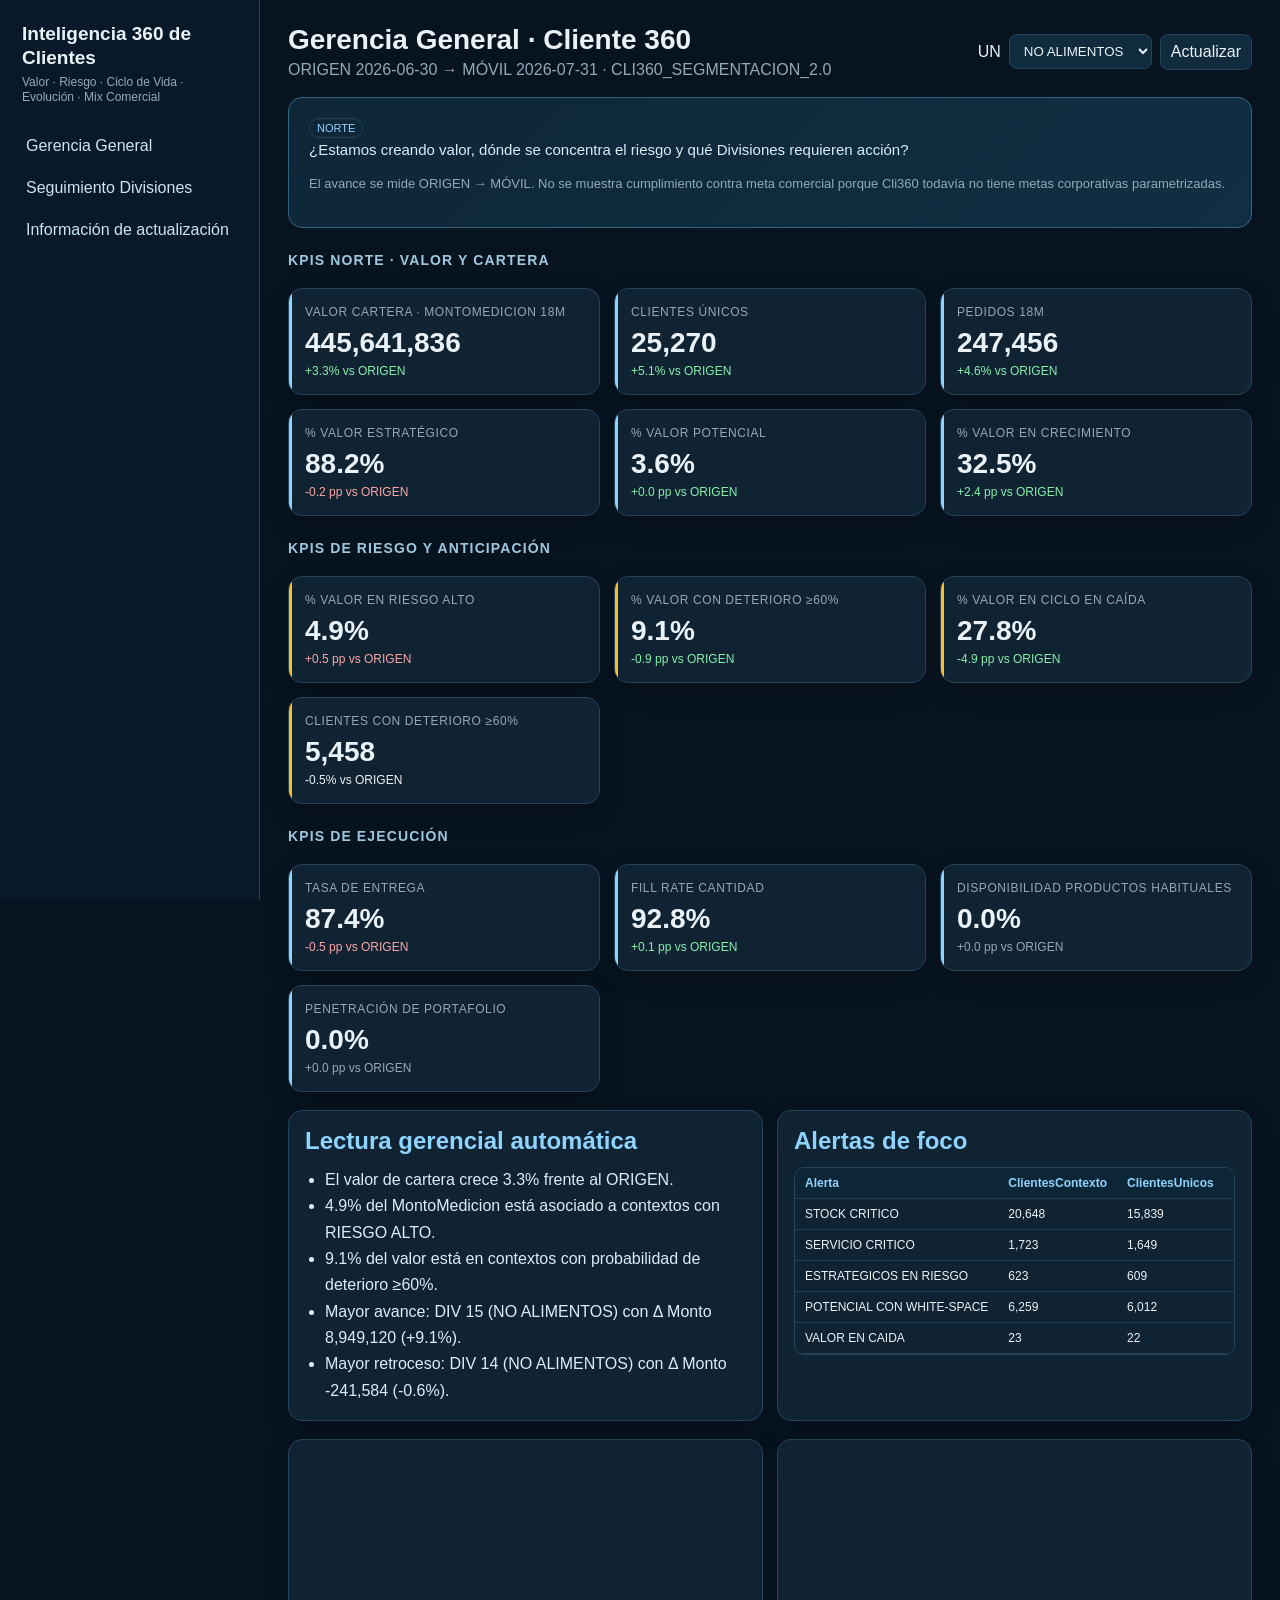
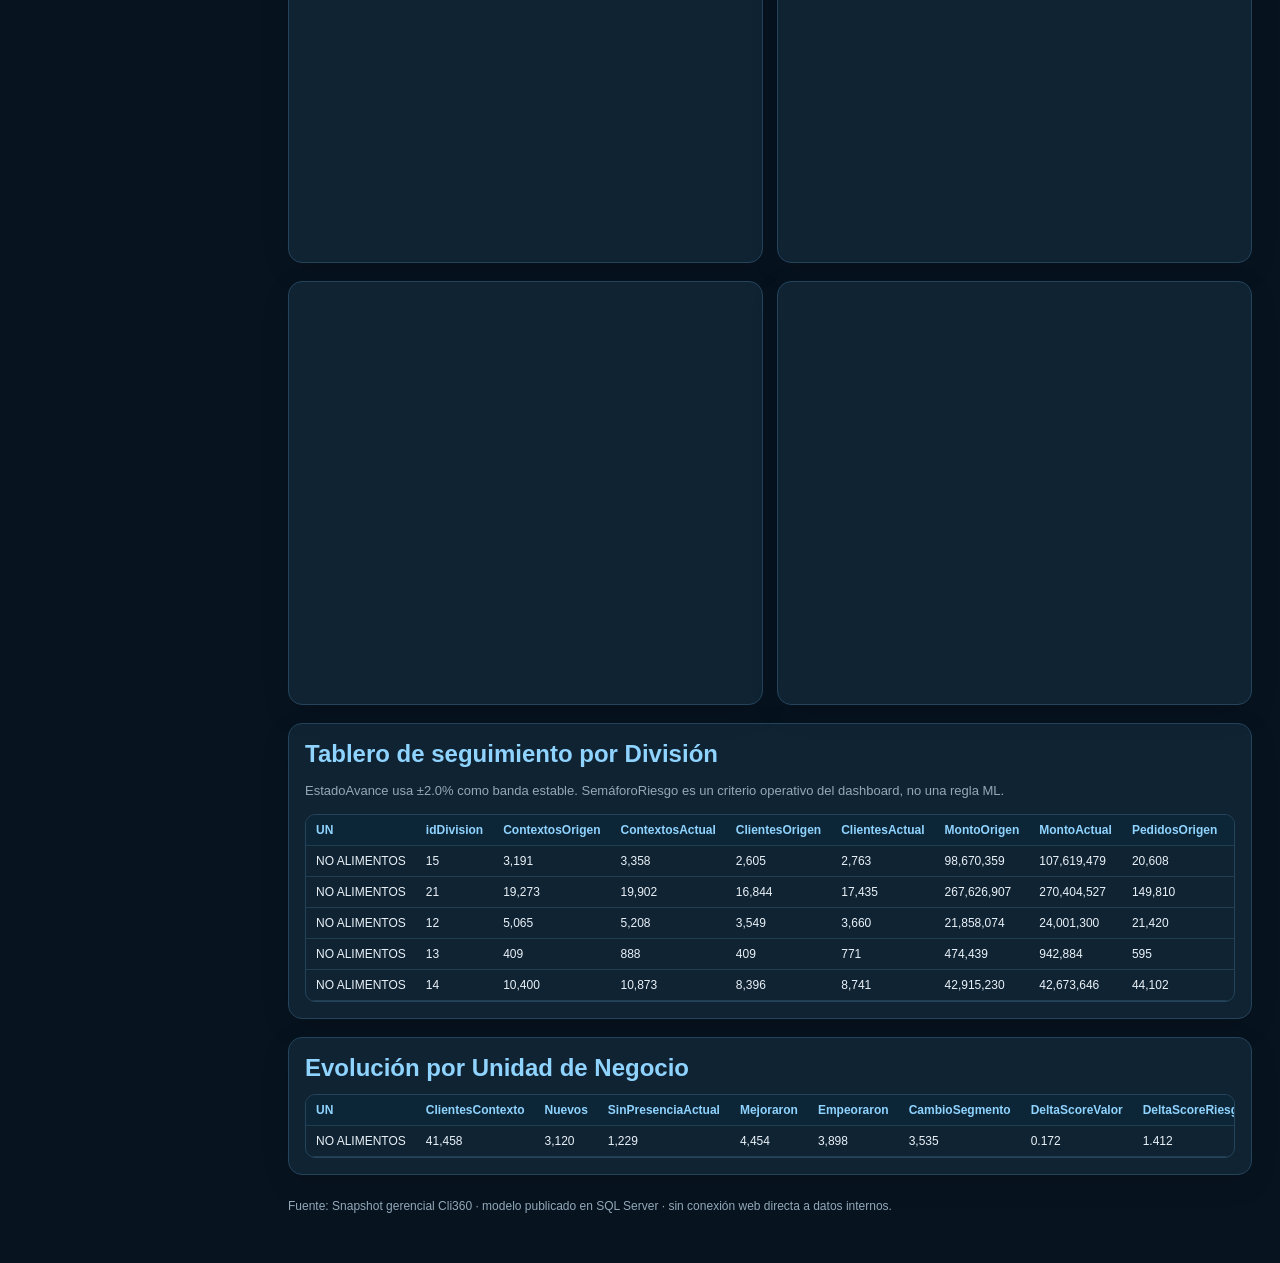
<file: docs/dashboards/segmentacion-clientes-360/releases/20260731-cli360-2-0-5/gerencia-general--no-alimentos.html>
<!doctype html><html><head><meta charset="utf-8"><meta name="viewport" content="width=device-width,initial-scale=1"><title>Cli360 v2.0.5</title><link rel="stylesheet" href="assets/styles.css"><script src="assets/plotly.min.js"></script></head><body><div class="shell"><aside class="sidebar"><div class="brand">Inteligencia 360 de Clientes<small>Valor · Riesgo · Ciclo de Vida · Evolución · Mix Comercial</small></div><nav class="nav"><a href="gerencia-general--no-alimentos.html">Gerencia General</a><a href="divisiones--no-alimentos.html">Seguimiento Divisiones</a><a href="index.html#actualizacion">Información de actualización</a></nav></aside><main class="content"><div class="topbar"><div class="title"><h1>Gerencia General · Cliente 360</h1><p>ORIGEN 2026-06-30 → MÓVIL 2026-07-31 · CLI360_SEGMENTACION_2.0</p></div><div class="filters"><label>UN</label><select onchange="location.href=this.value"><option value="gerencia-general--todas.html" >TODAS</option><option value="gerencia-general--alimentos.html" >ALIMENTOS</option><option value="gerencia-general--electro.html" >ELECTRO</option><option value="gerencia-general--no-alimentos.html" selected>NO ALIMENTOS</option><option value="gerencia-general--otros.html" >OTROS</option></select><a href="index.html#actualizacion">Actualizar</a></div></div>
<div class="hero executive-hero"><span class="tag">NORTE</span><p class="executive-question">¿Estamos creando valor, dónde se concentra el riesgo y qué Divisiones requieren acción?</p><p class="note">El avance se mide ORIGEN → MÓVIL. No se muestra cumplimiento contra meta comercial porque Cli360 todavía no tiene metas corporativas parametrizadas.</p></div>
<h2 class="kpi-group-title">KPIs NORTE · Valor y cartera</h2><div class="grid kpis management-kpis"><div class="card kpi-card"><div class="kpi-label">Valor cartera · MontoMedicion 18M</div><div class="kpi-value">445,641,836</div><div class="delta pos">+3.3% vs ORIGEN</div></div><div class="card kpi-card"><div class="kpi-label">Clientes únicos</div><div class="kpi-value">25,270</div><div class="delta pos">+5.1% vs ORIGEN</div></div><div class="card kpi-card"><div class="kpi-label">Pedidos 18M</div><div class="kpi-value">247,456</div><div class="delta pos">+4.6% vs ORIGEN</div></div><div class="card kpi-card"><div class="kpi-label">% valor estratégico</div><div class="kpi-value">88.2%</div><div class="delta neg">-0.2 pp vs ORIGEN</div></div><div class="card kpi-card"><div class="kpi-label">% valor potencial</div><div class="kpi-value">3.6%</div><div class="delta pos">+0.0 pp vs ORIGEN</div></div><div class="card kpi-card"><div class="kpi-label">% valor en crecimiento</div><div class="kpi-value">32.5%</div><div class="delta pos">+2.4 pp vs ORIGEN</div></div></div>
<h2 class="kpi-group-title">KPIs DE RIESGO Y ANTICIPACIÓN</h2><div class="grid kpis management-kpis"><div class="card kpi-card risk-card"><div class="kpi-label">% valor en RIESGO ALTO</div><div class="kpi-value">4.9%</div><div class="delta neg">+0.5 pp vs ORIGEN</div></div><div class="card kpi-card risk-card"><div class="kpi-label">% valor con deterioro ≥60%</div><div class="kpi-value">9.1%</div><div class="delta pos">-0.9 pp vs ORIGEN</div></div><div class="card kpi-card risk-card"><div class="kpi-label">% valor en ciclo EN CAÍDA</div><div class="kpi-value">27.8%</div><div class="delta pos">-4.9 pp vs ORIGEN</div></div><div class="card kpi-card risk-card"><div class="kpi-label">Clientes con deterioro ≥60%</div><div class="kpi-value">5,458</div><div class="delta">-0.5% vs ORIGEN</div></div></div>
<h2 class="kpi-group-title">KPIs DE EJECUCIÓN</h2><div class="grid kpis management-kpis"><div class="card kpi-card"><div class="kpi-label">Tasa de entrega</div><div class="kpi-value">87.4%</div><div class="delta neg">-0.5 pp vs ORIGEN</div></div><div class="card kpi-card"><div class="kpi-label">Fill Rate cantidad</div><div class="kpi-value">92.8%</div><div class="delta pos">+0.1 pp vs ORIGEN</div></div><div class="card kpi-card"><div class="kpi-label">Disponibilidad productos habituales</div><div class="kpi-value">0.0%</div><div class="delta neutral">+0.0 pp vs ORIGEN</div></div><div class="card kpi-card"><div class="kpi-label">Penetración de portafolio</div><div class="kpi-value">0.0%</div><div class="delta neutral">+0.0 pp vs ORIGEN</div></div></div>
<div class="grid two section"><div class="card"><h2>Lectura gerencial automática</h2><ul class="insights"><li>El valor de cartera crece 3.3% frente al ORIGEN.</li><li>4.9% del MontoMedicion está asociado a contextos con RIESGO ALTO.</li><li>9.1% del valor está en contextos con probabilidad de deterioro ≥60%.</li><li>Mayor avance: DIV 15 (NO ALIMENTOS) con Δ Monto 8,949,120 (+9.1%).</li><li>Mayor retroceso: DIV 14 (NO ALIMENTOS) con Δ Monto -241,584 (-0.6%).</li></ul></div><div class="card"><h2>Alertas de foco</h2><div class="table-shell"><table class="data-table"><thead><tr><th>Alerta</th><th>ClientesContexto</th><th>ClientesUnicos</th><th>MontoMedicion</th><th>ScoreRiesgo</th><th>ProbDeterioro90d</th></tr></thead><tbody>
<tr><td class="">
STOCK CRITICO</td><td class="">
20,648</td><td class="">
15,839</td><td class="">
275,211,440</td><td class="">
44.83</td><td class="">
28.8%</td></tr><tr><td class="">
SERVICIO CRITICO</td><td class="">
1,723</td><td class="">
1,649</td><td class="">
102,208,855</td><td class="">
34.82</td><td class="">
30.3%</td></tr><tr><td class="">
ESTRATEGICOS EN RIESGO</td><td class="">
623</td><td class="">
609</td><td class="">
34,233,134</td><td class="">
64.62</td><td class="">
65.3%</td></tr><tr><td class="">
POTENCIAL CON WHITE-SPACE</td><td class="">
6,259</td><td class="">
6,012</td><td class="">
15,747,307</td><td class="">
28.50</td><td class="">
42.1%</td></tr><tr><td class="">
VALOR EN CAIDA</td><td class="">
23</td><td class="">
22</td><td class="">
93,194</td><td class="">
63.20</td><td class="">
42.8%</td></tr>
</tbody></table></div></div></div>
<div class="grid two section"><div class="card chart"><div style="height:390px; width:100%;">                            <div id="94639d55-d7f1-46d2-874a-40769cc463b6" class="plotly-graph-div" style="height:100%; width:100%;"></div>            <script>                window.PLOTLYENV=window.PLOTLYENV || {};                                if (document.getElementById("94639d55-d7f1-46d2-874a-40769cc463b6")) {                    Plotly.newPlot(                        "94639d55-d7f1-46d2-874a-40769cc463b6",                        [{"hovertemplate":"UN=NO ALIMENTOS\u003cbr\u003eFechaCorte=%{x}\u003cbr\u003eMontoMedicion=%{y}\u003cextra\u003e\u003c\u002fextra\u003e","legendgroup":"NO ALIMENTOS","line":{"color":"#636efa","dash":"solid"},"marker":{"symbol":"circle"},"mode":"lines+markers","name":"NO ALIMENTOS","orientation":"v","showlegend":true,"x":["2026-06-30","2026-07-31"],"xaxis":"x","y":{"dtype":"f8","bdata":"j8I1sNq4uUEUrkds9I+6QQ=="},"yaxis":"y","type":"scatter"}],                        {"template":{"data":{"barpolar":[{"marker":{"line":{"color":"rgb(17,17,17)","width":0.5},"pattern":{"fillmode":"overlay","size":10,"solidity":0.2}},"type":"barpolar"}],"bar":[{"error_x":{"color":"#f2f5fa"},"error_y":{"color":"#f2f5fa"},"marker":{"line":{"color":"rgb(17,17,17)","width":0.5},"pattern":{"fillmode":"overlay","size":10,"solidity":0.2}},"type":"bar"}],"carpet":[{"aaxis":{"endlinecolor":"#A2B1C6","gridcolor":"#506784","linecolor":"#506784","minorgridcolor":"#506784","startlinecolor":"#A2B1C6"},"baxis":{"endlinecolor":"#A2B1C6","gridcolor":"#506784","linecolor":"#506784","minorgridcolor":"#506784","startlinecolor":"#A2B1C6"},"type":"carpet"}],"choropleth":[{"colorbar":{"outlinewidth":0,"ticks":""},"type":"choropleth"}],"contourcarpet":[{"colorbar":{"outlinewidth":0,"ticks":""},"type":"contourcarpet"}],"contour":[{"colorbar":{"outlinewidth":0,"ticks":""},"colorscale":[[0.0,"#0d0887"],[0.1111111111111111,"#46039f"],[0.2222222222222222,"#7201a8"],[0.3333333333333333,"#9c179e"],[0.4444444444444444,"#bd3786"],[0.5555555555555556,"#d8576b"],[0.6666666666666666,"#ed7953"],[0.7777777777777778,"#fb9f3a"],[0.8888888888888888,"#fdca26"],[1.0,"#f0f921"]],"type":"contour"}],"heatmap":[{"colorbar":{"outlinewidth":0,"ticks":""},"colorscale":[[0.0,"#0d0887"],[0.1111111111111111,"#46039f"],[0.2222222222222222,"#7201a8"],[0.3333333333333333,"#9c179e"],[0.4444444444444444,"#bd3786"],[0.5555555555555556,"#d8576b"],[0.6666666666666666,"#ed7953"],[0.7777777777777778,"#fb9f3a"],[0.8888888888888888,"#fdca26"],[1.0,"#f0f921"]],"type":"heatmap"}],"histogram2dcontour":[{"colorbar":{"outlinewidth":0,"ticks":""},"colorscale":[[0.0,"#0d0887"],[0.1111111111111111,"#46039f"],[0.2222222222222222,"#7201a8"],[0.3333333333333333,"#9c179e"],[0.4444444444444444,"#bd3786"],[0.5555555555555556,"#d8576b"],[0.6666666666666666,"#ed7953"],[0.7777777777777778,"#fb9f3a"],[0.8888888888888888,"#fdca26"],[1.0,"#f0f921"]],"type":"histogram2dcontour"}],"histogram2d":[{"colorbar":{"outlinewidth":0,"ticks":""},"colorscale":[[0.0,"#0d0887"],[0.1111111111111111,"#46039f"],[0.2222222222222222,"#7201a8"],[0.3333333333333333,"#9c179e"],[0.4444444444444444,"#bd3786"],[0.5555555555555556,"#d8576b"],[0.6666666666666666,"#ed7953"],[0.7777777777777778,"#fb9f3a"],[0.8888888888888888,"#fdca26"],[1.0,"#f0f921"]],"type":"histogram2d"}],"histogram":[{"marker":{"pattern":{"fillmode":"overlay","size":10,"solidity":0.2}},"type":"histogram"}],"mesh3d":[{"colorbar":{"outlinewidth":0,"ticks":""},"type":"mesh3d"}],"parcoords":[{"line":{"colorbar":{"outlinewidth":0,"ticks":""}},"type":"parcoords"}],"pie":[{"automargin":true,"type":"pie"}],"scatter3d":[{"line":{"colorbar":{"outlinewidth":0,"ticks":""}},"marker":{"colorbar":{"outlinewidth":0,"ticks":""}},"type":"scatter3d"}],"scattercarpet":[{"marker":{"colorbar":{"outlinewidth":0,"ticks":""}},"type":"scattercarpet"}],"scattergeo":[{"marker":{"colorbar":{"outlinewidth":0,"ticks":""}},"type":"scattergeo"}],"scattergl":[{"marker":{"line":{"color":"#283442"}},"type":"scattergl"}],"scattermap":[{"marker":{"colorbar":{"outlinewidth":0,"ticks":""}},"type":"scattermap"}],"scatterpolargl":[{"marker":{"colorbar":{"outlinewidth":0,"ticks":""}},"type":"scatterpolargl"}],"scatterpolar":[{"marker":{"colorbar":{"outlinewidth":0,"ticks":""}},"type":"scatterpolar"}],"scatter":[{"marker":{"line":{"color":"#283442"}},"type":"scatter"}],"scatterternary":[{"marker":{"colorbar":{"outlinewidth":0,"ticks":""}},"type":"scatterternary"}],"surface":[{"colorbar":{"outlinewidth":0,"ticks":""},"colorscale":[[0.0,"#0d0887"],[0.1111111111111111,"#46039f"],[0.2222222222222222,"#7201a8"],[0.3333333333333333,"#9c179e"],[0.4444444444444444,"#bd3786"],[0.5555555555555556,"#d8576b"],[0.6666666666666666,"#ed7953"],[0.7777777777777778,"#fb9f3a"],[0.8888888888888888,"#fdca26"],[1.0,"#f0f921"]],"type":"surface"}],"table":[{"cells":{"fill":{"color":"#506784"},"line":{"color":"rgb(17,17,17)"}},"header":{"fill":{"color":"#2a3f5f"},"line":{"color":"rgb(17,17,17)"}},"type":"table"}]},"layout":{"annotationdefaults":{"arrowcolor":"#f2f5fa","arrowhead":0,"arrowwidth":1},"autotypenumbers":"strict","coloraxis":{"colorbar":{"outlinewidth":0,"ticks":""}},"colorscale":{"diverging":[[0,"#8e0152"],[0.1,"#c51b7d"],[0.2,"#de77ae"],[0.3,"#f1b6da"],[0.4,"#fde0ef"],[0.5,"#f7f7f7"],[0.6,"#e6f5d0"],[0.7,"#b8e186"],[0.8,"#7fbc41"],[0.9,"#4d9221"],[1,"#276419"]],"sequential":[[0.0,"#0d0887"],[0.1111111111111111,"#46039f"],[0.2222222222222222,"#7201a8"],[0.3333333333333333,"#9c179e"],[0.4444444444444444,"#bd3786"],[0.5555555555555556,"#d8576b"],[0.6666666666666666,"#ed7953"],[0.7777777777777778,"#fb9f3a"],[0.8888888888888888,"#fdca26"],[1.0,"#f0f921"]],"sequentialminus":[[0.0,"#0d0887"],[0.1111111111111111,"#46039f"],[0.2222222222222222,"#7201a8"],[0.3333333333333333,"#9c179e"],[0.4444444444444444,"#bd3786"],[0.5555555555555556,"#d8576b"],[0.6666666666666666,"#ed7953"],[0.7777777777777778,"#fb9f3a"],[0.8888888888888888,"#fdca26"],[1.0,"#f0f921"]]},"colorway":["#636efa","#EF553B","#00cc96","#ab63fa","#FFA15A","#19d3f3","#FF6692","#B6E880","#FF97FF","#FECB52"],"font":{"color":"#f2f5fa"},"geo":{"bgcolor":"rgb(17,17,17)","lakecolor":"rgb(17,17,17)","landcolor":"rgb(17,17,17)","showlakes":true,"showland":true,"subunitcolor":"#506784"},"hoverlabel":{"align":"left"},"hovermode":"closest","paper_bgcolor":"rgb(17,17,17)","plot_bgcolor":"rgb(17,17,17)","polar":{"angularaxis":{"gridcolor":"#506784","linecolor":"#506784","ticks":""},"bgcolor":"rgb(17,17,17)","radialaxis":{"gridcolor":"#506784","linecolor":"#506784","ticks":""}},"scene":{"xaxis":{"backgroundcolor":"rgb(17,17,17)","gridcolor":"#506784","gridwidth":2,"linecolor":"#506784","showbackground":true,"ticks":"","zerolinecolor":"#C8D4E3"},"yaxis":{"backgroundcolor":"rgb(17,17,17)","gridcolor":"#506784","gridwidth":2,"linecolor":"#506784","showbackground":true,"ticks":"","zerolinecolor":"#C8D4E3"},"zaxis":{"backgroundcolor":"rgb(17,17,17)","gridcolor":"#506784","gridwidth":2,"linecolor":"#506784","showbackground":true,"ticks":"","zerolinecolor":"#C8D4E3"}},"shapedefaults":{"line":{"color":"#f2f5fa"}},"sliderdefaults":{"bgcolor":"#C8D4E3","bordercolor":"rgb(17,17,17)","borderwidth":1,"tickwidth":0},"ternary":{"aaxis":{"gridcolor":"#506784","linecolor":"#506784","ticks":""},"baxis":{"gridcolor":"#506784","linecolor":"#506784","ticks":""},"bgcolor":"rgb(17,17,17)","caxis":{"gridcolor":"#506784","linecolor":"#506784","ticks":""}},"title":{"x":0.05},"updatemenudefaults":{"bgcolor":"#506784","borderwidth":0},"xaxis":{"automargin":true,"gridcolor":"#283442","linecolor":"#506784","ticks":"","title":{"standoff":15},"zerolinecolor":"#283442","zerolinewidth":2},"yaxis":{"automargin":true,"gridcolor":"#283442","linecolor":"#506784","ticks":"","title":{"standoff":15},"zerolinecolor":"#283442","zerolinewidth":2}}},"xaxis":{"anchor":"y","domain":[0.0,1.0],"title":{"text":"FechaCorte"}},"yaxis":{"anchor":"x","domain":[0.0,1.0],"title":{"text":"MontoMedicion"}},"legend":{"title":{"text":"UN"},"tracegroupgap":0,"orientation":"h","yanchor":"bottom","y":1.02,"xanchor":"left","x":0},"margin":{"t":55,"l":45,"r":25,"b":45},"title":{"text":"Evoluci\u00f3n del valor de cartera (MontoMedicion)"},"paper_bgcolor":"rgba(0,0,0,0)","plot_bgcolor":"rgba(0,0,0,0)","height":390},                        {"displaylogo": false, "responsive": true, "modeBarButtonsToRemove": ["lasso2d", "select2d"]}                    )                };            </script>        </div></div><div class="card chart"><div style="height:390px; width:100%;">                            <div id="0aef52a1-090e-4fe5-9bcc-558ef1821b83" class="plotly-graph-div" style="height:100%; width:100%;"></div>            <script>                window.PLOTLYENV=window.PLOTLYENV || {};                                if (document.getElementById("0aef52a1-090e-4fe5-9bcc-558ef1821b83")) {                    Plotly.newPlot(                        "0aef52a1-090e-4fe5-9bcc-558ef1821b83",                        [{"hovertemplate":"SegmentoBase=CONSOLIDADO\u003cbr\u003eUN=%{x}\u003cbr\u003ePctUN=%{y}\u003cextra\u003e\u003c\u002fextra\u003e","legendgroup":"CONSOLIDADO","marker":{"color":"#636efa","pattern":{"shape":""}},"name":"CONSOLIDADO","orientation":"v","showlegend":true,"textposition":"auto","texttemplate":"%{y:.1f}","x":["NO ALIMENTOS"],"xaxis":"x","y":{"dtype":"f8","bdata":"7GL78NcKSEA="},"yaxis":"y","type":"bar"},{"hovertemplate":"SegmentoBase=BAJA ACTIVIDAD\u003cbr\u003eUN=%{x}\u003cbr\u003ePctUN=%{y}\u003cextra\u003e\u003c\u002fextra\u003e","legendgroup":"BAJA ACTIVIDAD","marker":{"color":"#EF553B","pattern":{"shape":""}},"name":"BAJA ACTIVIDAD","orientation":"v","showlegend":true,"textposition":"auto","texttemplate":"%{y:.1f}","x":["NO ALIMENTOS"],"xaxis":"x","y":{"dtype":"f8","bdata":"PP4wKauDNUA="},"yaxis":"y","type":"bar"},{"hovertemplate":"SegmentoBase=POTENCIAL DE DESARROLLO\u003cbr\u003eUN=%{x}\u003cbr\u003ePctUN=%{y}\u003cextra\u003e\u003c\u002fextra\u003e","legendgroup":"POTENCIAL DE DESARROLLO","marker":{"color":"#00cc96","pattern":{"shape":""}},"name":"POTENCIAL DE DESARROLLO","orientation":"v","showlegend":true,"textposition":"auto","texttemplate":"%{y:.1f}","x":["NO ALIMENTOS"],"xaxis":"x","y":{"dtype":"f8","bdata":"6xe9KY0lL0A="},"yaxis":"y","type":"bar"},{"hovertemplate":"SegmentoBase=ESTRATEGICO\u003cbr\u003eUN=%{x}\u003cbr\u003ePctUN=%{y}\u003cextra\u003e\u003c\u002fextra\u003e","legendgroup":"ESTRATEGICO","marker":{"color":"#ab63fa","pattern":{"shape":""}},"name":"ESTRATEGICO","orientation":"v","showlegend":true,"textposition":"auto","texttemplate":"%{y:.1f}","x":["NO ALIMENTOS"],"xaxis":"x","y":{"dtype":"f8","bdata":"61\u002fzv7ynLUA="},"yaxis":"y","type":"bar"}],                        {"template":{"data":{"barpolar":[{"marker":{"line":{"color":"rgb(17,17,17)","width":0.5},"pattern":{"fillmode":"overlay","size":10,"solidity":0.2}},"type":"barpolar"}],"bar":[{"error_x":{"color":"#f2f5fa"},"error_y":{"color":"#f2f5fa"},"marker":{"line":{"color":"rgb(17,17,17)","width":0.5},"pattern":{"fillmode":"overlay","size":10,"solidity":0.2}},"type":"bar"}],"carpet":[{"aaxis":{"endlinecolor":"#A2B1C6","gridcolor":"#506784","linecolor":"#506784","minorgridcolor":"#506784","startlinecolor":"#A2B1C6"},"baxis":{"endlinecolor":"#A2B1C6","gridcolor":"#506784","linecolor":"#506784","minorgridcolor":"#506784","startlinecolor":"#A2B1C6"},"type":"carpet"}],"choropleth":[{"colorbar":{"outlinewidth":0,"ticks":""},"type":"choropleth"}],"contourcarpet":[{"colorbar":{"outlinewidth":0,"ticks":""},"type":"contourcarpet"}],"contour":[{"colorbar":{"outlinewidth":0,"ticks":""},"colorscale":[[0.0,"#0d0887"],[0.1111111111111111,"#46039f"],[0.2222222222222222,"#7201a8"],[0.3333333333333333,"#9c179e"],[0.4444444444444444,"#bd3786"],[0.5555555555555556,"#d8576b"],[0.6666666666666666,"#ed7953"],[0.7777777777777778,"#fb9f3a"],[0.8888888888888888,"#fdca26"],[1.0,"#f0f921"]],"type":"contour"}],"heatmap":[{"colorbar":{"outlinewidth":0,"ticks":""},"colorscale":[[0.0,"#0d0887"],[0.1111111111111111,"#46039f"],[0.2222222222222222,"#7201a8"],[0.3333333333333333,"#9c179e"],[0.4444444444444444,"#bd3786"],[0.5555555555555556,"#d8576b"],[0.6666666666666666,"#ed7953"],[0.7777777777777778,"#fb9f3a"],[0.8888888888888888,"#fdca26"],[1.0,"#f0f921"]],"type":"heatmap"}],"histogram2dcontour":[{"colorbar":{"outlinewidth":0,"ticks":""},"colorscale":[[0.0,"#0d0887"],[0.1111111111111111,"#46039f"],[0.2222222222222222,"#7201a8"],[0.3333333333333333,"#9c179e"],[0.4444444444444444,"#bd3786"],[0.5555555555555556,"#d8576b"],[0.6666666666666666,"#ed7953"],[0.7777777777777778,"#fb9f3a"],[0.8888888888888888,"#fdca26"],[1.0,"#f0f921"]],"type":"histogram2dcontour"}],"histogram2d":[{"colorbar":{"outlinewidth":0,"ticks":""},"colorscale":[[0.0,"#0d0887"],[0.1111111111111111,"#46039f"],[0.2222222222222222,"#7201a8"],[0.3333333333333333,"#9c179e"],[0.4444444444444444,"#bd3786"],[0.5555555555555556,"#d8576b"],[0.6666666666666666,"#ed7953"],[0.7777777777777778,"#fb9f3a"],[0.8888888888888888,"#fdca26"],[1.0,"#f0f921"]],"type":"histogram2d"}],"histogram":[{"marker":{"pattern":{"fillmode":"overlay","size":10,"solidity":0.2}},"type":"histogram"}],"mesh3d":[{"colorbar":{"outlinewidth":0,"ticks":""},"type":"mesh3d"}],"parcoords":[{"line":{"colorbar":{"outlinewidth":0,"ticks":""}},"type":"parcoords"}],"pie":[{"automargin":true,"type":"pie"}],"scatter3d":[{"line":{"colorbar":{"outlinewidth":0,"ticks":""}},"marker":{"colorbar":{"outlinewidth":0,"ticks":""}},"type":"scatter3d"}],"scattercarpet":[{"marker":{"colorbar":{"outlinewidth":0,"ticks":""}},"type":"scattercarpet"}],"scattergeo":[{"marker":{"colorbar":{"outlinewidth":0,"ticks":""}},"type":"scattergeo"}],"scattergl":[{"marker":{"line":{"color":"#283442"}},"type":"scattergl"}],"scattermap":[{"marker":{"colorbar":{"outlinewidth":0,"ticks":""}},"type":"scattermap"}],"scatterpolargl":[{"marker":{"colorbar":{"outlinewidth":0,"ticks":""}},"type":"scatterpolargl"}],"scatterpolar":[{"marker":{"colorbar":{"outlinewidth":0,"ticks":""}},"type":"scatterpolar"}],"scatter":[{"marker":{"line":{"color":"#283442"}},"type":"scatter"}],"scatterternary":[{"marker":{"colorbar":{"outlinewidth":0,"ticks":""}},"type":"scatterternary"}],"surface":[{"colorbar":{"outlinewidth":0,"ticks":""},"colorscale":[[0.0,"#0d0887"],[0.1111111111111111,"#46039f"],[0.2222222222222222,"#7201a8"],[0.3333333333333333,"#9c179e"],[0.4444444444444444,"#bd3786"],[0.5555555555555556,"#d8576b"],[0.6666666666666666,"#ed7953"],[0.7777777777777778,"#fb9f3a"],[0.8888888888888888,"#fdca26"],[1.0,"#f0f921"]],"type":"surface"}],"table":[{"cells":{"fill":{"color":"#506784"},"line":{"color":"rgb(17,17,17)"}},"header":{"fill":{"color":"#2a3f5f"},"line":{"color":"rgb(17,17,17)"}},"type":"table"}]},"layout":{"annotationdefaults":{"arrowcolor":"#f2f5fa","arrowhead":0,"arrowwidth":1},"autotypenumbers":"strict","coloraxis":{"colorbar":{"outlinewidth":0,"ticks":""}},"colorscale":{"diverging":[[0,"#8e0152"],[0.1,"#c51b7d"],[0.2,"#de77ae"],[0.3,"#f1b6da"],[0.4,"#fde0ef"],[0.5,"#f7f7f7"],[0.6,"#e6f5d0"],[0.7,"#b8e186"],[0.8,"#7fbc41"],[0.9,"#4d9221"],[1,"#276419"]],"sequential":[[0.0,"#0d0887"],[0.1111111111111111,"#46039f"],[0.2222222222222222,"#7201a8"],[0.3333333333333333,"#9c179e"],[0.4444444444444444,"#bd3786"],[0.5555555555555556,"#d8576b"],[0.6666666666666666,"#ed7953"],[0.7777777777777778,"#fb9f3a"],[0.8888888888888888,"#fdca26"],[1.0,"#f0f921"]],"sequentialminus":[[0.0,"#0d0887"],[0.1111111111111111,"#46039f"],[0.2222222222222222,"#7201a8"],[0.3333333333333333,"#9c179e"],[0.4444444444444444,"#bd3786"],[0.5555555555555556,"#d8576b"],[0.6666666666666666,"#ed7953"],[0.7777777777777778,"#fb9f3a"],[0.8888888888888888,"#fdca26"],[1.0,"#f0f921"]]},"colorway":["#636efa","#EF553B","#00cc96","#ab63fa","#FFA15A","#19d3f3","#FF6692","#B6E880","#FF97FF","#FECB52"],"font":{"color":"#f2f5fa"},"geo":{"bgcolor":"rgb(17,17,17)","lakecolor":"rgb(17,17,17)","landcolor":"rgb(17,17,17)","showlakes":true,"showland":true,"subunitcolor":"#506784"},"hoverlabel":{"align":"left"},"hovermode":"closest","paper_bgcolor":"rgb(17,17,17)","plot_bgcolor":"rgb(17,17,17)","polar":{"angularaxis":{"gridcolor":"#506784","linecolor":"#506784","ticks":""},"bgcolor":"rgb(17,17,17)","radialaxis":{"gridcolor":"#506784","linecolor":"#506784","ticks":""}},"scene":{"xaxis":{"backgroundcolor":"rgb(17,17,17)","gridcolor":"#506784","gridwidth":2,"linecolor":"#506784","showbackground":true,"ticks":"","zerolinecolor":"#C8D4E3"},"yaxis":{"backgroundcolor":"rgb(17,17,17)","gridcolor":"#506784","gridwidth":2,"linecolor":"#506784","showbackground":true,"ticks":"","zerolinecolor":"#C8D4E3"},"zaxis":{"backgroundcolor":"rgb(17,17,17)","gridcolor":"#506784","gridwidth":2,"linecolor":"#506784","showbackground":true,"ticks":"","zerolinecolor":"#C8D4E3"}},"shapedefaults":{"line":{"color":"#f2f5fa"}},"sliderdefaults":{"bgcolor":"#C8D4E3","bordercolor":"rgb(17,17,17)","borderwidth":1,"tickwidth":0},"ternary":{"aaxis":{"gridcolor":"#506784","linecolor":"#506784","ticks":""},"baxis":{"gridcolor":"#506784","linecolor":"#506784","ticks":""},"bgcolor":"rgb(17,17,17)","caxis":{"gridcolor":"#506784","linecolor":"#506784","ticks":""}},"title":{"x":0.05},"updatemenudefaults":{"bgcolor":"#506784","borderwidth":0},"xaxis":{"automargin":true,"gridcolor":"#283442","linecolor":"#506784","ticks":"","title":{"standoff":15},"zerolinecolor":"#283442","zerolinewidth":2},"yaxis":{"automargin":true,"gridcolor":"#283442","linecolor":"#506784","ticks":"","title":{"standoff":15},"zerolinecolor":"#283442","zerolinewidth":2}}},"xaxis":{"anchor":"y","domain":[0.0,1.0],"title":{"text":"UN"}},"yaxis":{"anchor":"x","domain":[0.0,1.0],"title":{"text":"% clientes-contexto"}},"legend":{"title":{"text":"SegmentoBase"},"tracegroupgap":0,"orientation":"h","yanchor":"bottom","y":1.02,"xanchor":"left","x":0},"margin":{"t":55,"l":45,"r":25,"b":45},"barmode":"stack","title":{"text":"Composici\u00f3n actual por Segmento Base"},"paper_bgcolor":"rgba(0,0,0,0)","plot_bgcolor":"rgba(0,0,0,0)","height":390},                        {"displaylogo": false, "responsive": true, "modeBarButtonsToRemove": ["lasso2d", "select2d"]}                    )                };            </script>        </div></div></div><div class="grid two section"><div class="card chart"><div style="height:390px; width:100%;">                            <div id="4ab3ead0-14ff-43f7-8a43-2f1f87a911bd" class="plotly-graph-div" style="height:100%; width:100%;"></div>            <script>                window.PLOTLYENV=window.PLOTLYENV || {};                                if (document.getElementById("4ab3ead0-14ff-43f7-8a43-2f1f87a911bd")) {                    Plotly.newPlot(                        "4ab3ead0-14ff-43f7-8a43-2f1f87a911bd",                        [{"alignmentgroup":"True","hovertemplate":"UN=NO ALIMENTOS\u003cbr\u003eDivision=%{x}\u003cbr\u003eDeltaMonto=%{y}\u003cextra\u003e\u003c\u002fextra\u003e","legendgroup":"NO ALIMENTOS","marker":{"color":"#636efa","pattern":{"shape":""}},"name":"NO ALIMENTOS","offsetgroup":"NO ALIMENTOS","orientation":"v","showlegend":true,"textposition":"auto","x":["DIV 15","DIV 21","DIV 12","DIV 13","DIV 14"],"xaxis":"x","y":{"dtype":"f8","bdata":"uB6F+68RYUG4HoVLCjFFQUjhehT9WUBBpHA9CnWXHEFmZmZmfn0NwQ=="},"yaxis":"y","type":"bar"}],                        {"template":{"data":{"barpolar":[{"marker":{"line":{"color":"rgb(17,17,17)","width":0.5},"pattern":{"fillmode":"overlay","size":10,"solidity":0.2}},"type":"barpolar"}],"bar":[{"error_x":{"color":"#f2f5fa"},"error_y":{"color":"#f2f5fa"},"marker":{"line":{"color":"rgb(17,17,17)","width":0.5},"pattern":{"fillmode":"overlay","size":10,"solidity":0.2}},"type":"bar"}],"carpet":[{"aaxis":{"endlinecolor":"#A2B1C6","gridcolor":"#506784","linecolor":"#506784","minorgridcolor":"#506784","startlinecolor":"#A2B1C6"},"baxis":{"endlinecolor":"#A2B1C6","gridcolor":"#506784","linecolor":"#506784","minorgridcolor":"#506784","startlinecolor":"#A2B1C6"},"type":"carpet"}],"choropleth":[{"colorbar":{"outlinewidth":0,"ticks":""},"type":"choropleth"}],"contourcarpet":[{"colorbar":{"outlinewidth":0,"ticks":""},"type":"contourcarpet"}],"contour":[{"colorbar":{"outlinewidth":0,"ticks":""},"colorscale":[[0.0,"#0d0887"],[0.1111111111111111,"#46039f"],[0.2222222222222222,"#7201a8"],[0.3333333333333333,"#9c179e"],[0.4444444444444444,"#bd3786"],[0.5555555555555556,"#d8576b"],[0.6666666666666666,"#ed7953"],[0.7777777777777778,"#fb9f3a"],[0.8888888888888888,"#fdca26"],[1.0,"#f0f921"]],"type":"contour"}],"heatmap":[{"colorbar":{"outlinewidth":0,"ticks":""},"colorscale":[[0.0,"#0d0887"],[0.1111111111111111,"#46039f"],[0.2222222222222222,"#7201a8"],[0.3333333333333333,"#9c179e"],[0.4444444444444444,"#bd3786"],[0.5555555555555556,"#d8576b"],[0.6666666666666666,"#ed7953"],[0.7777777777777778,"#fb9f3a"],[0.8888888888888888,"#fdca26"],[1.0,"#f0f921"]],"type":"heatmap"}],"histogram2dcontour":[{"colorbar":{"outlinewidth":0,"ticks":""},"colorscale":[[0.0,"#0d0887"],[0.1111111111111111,"#46039f"],[0.2222222222222222,"#7201a8"],[0.3333333333333333,"#9c179e"],[0.4444444444444444,"#bd3786"],[0.5555555555555556,"#d8576b"],[0.6666666666666666,"#ed7953"],[0.7777777777777778,"#fb9f3a"],[0.8888888888888888,"#fdca26"],[1.0,"#f0f921"]],"type":"histogram2dcontour"}],"histogram2d":[{"colorbar":{"outlinewidth":0,"ticks":""},"colorscale":[[0.0,"#0d0887"],[0.1111111111111111,"#46039f"],[0.2222222222222222,"#7201a8"],[0.3333333333333333,"#9c179e"],[0.4444444444444444,"#bd3786"],[0.5555555555555556,"#d8576b"],[0.6666666666666666,"#ed7953"],[0.7777777777777778,"#fb9f3a"],[0.8888888888888888,"#fdca26"],[1.0,"#f0f921"]],"type":"histogram2d"}],"histogram":[{"marker":{"pattern":{"fillmode":"overlay","size":10,"solidity":0.2}},"type":"histogram"}],"mesh3d":[{"colorbar":{"outlinewidth":0,"ticks":""},"type":"mesh3d"}],"parcoords":[{"line":{"colorbar":{"outlinewidth":0,"ticks":""}},"type":"parcoords"}],"pie":[{"automargin":true,"type":"pie"}],"scatter3d":[{"line":{"colorbar":{"outlinewidth":0,"ticks":""}},"marker":{"colorbar":{"outlinewidth":0,"ticks":""}},"type":"scatter3d"}],"scattercarpet":[{"marker":{"colorbar":{"outlinewidth":0,"ticks":""}},"type":"scattercarpet"}],"scattergeo":[{"marker":{"colorbar":{"outlinewidth":0,"ticks":""}},"type":"scattergeo"}],"scattergl":[{"marker":{"line":{"color":"#283442"}},"type":"scattergl"}],"scattermap":[{"marker":{"colorbar":{"outlinewidth":0,"ticks":""}},"type":"scattermap"}],"scatterpolargl":[{"marker":{"colorbar":{"outlinewidth":0,"ticks":""}},"type":"scatterpolargl"}],"scatterpolar":[{"marker":{"colorbar":{"outlinewidth":0,"ticks":""}},"type":"scatterpolar"}],"scatter":[{"marker":{"line":{"color":"#283442"}},"type":"scatter"}],"scatterternary":[{"marker":{"colorbar":{"outlinewidth":0,"ticks":""}},"type":"scatterternary"}],"surface":[{"colorbar":{"outlinewidth":0,"ticks":""},"colorscale":[[0.0,"#0d0887"],[0.1111111111111111,"#46039f"],[0.2222222222222222,"#7201a8"],[0.3333333333333333,"#9c179e"],[0.4444444444444444,"#bd3786"],[0.5555555555555556,"#d8576b"],[0.6666666666666666,"#ed7953"],[0.7777777777777778,"#fb9f3a"],[0.8888888888888888,"#fdca26"],[1.0,"#f0f921"]],"type":"surface"}],"table":[{"cells":{"fill":{"color":"#506784"},"line":{"color":"rgb(17,17,17)"}},"header":{"fill":{"color":"#2a3f5f"},"line":{"color":"rgb(17,17,17)"}},"type":"table"}]},"layout":{"annotationdefaults":{"arrowcolor":"#f2f5fa","arrowhead":0,"arrowwidth":1},"autotypenumbers":"strict","coloraxis":{"colorbar":{"outlinewidth":0,"ticks":""}},"colorscale":{"diverging":[[0,"#8e0152"],[0.1,"#c51b7d"],[0.2,"#de77ae"],[0.3,"#f1b6da"],[0.4,"#fde0ef"],[0.5,"#f7f7f7"],[0.6,"#e6f5d0"],[0.7,"#b8e186"],[0.8,"#7fbc41"],[0.9,"#4d9221"],[1,"#276419"]],"sequential":[[0.0,"#0d0887"],[0.1111111111111111,"#46039f"],[0.2222222222222222,"#7201a8"],[0.3333333333333333,"#9c179e"],[0.4444444444444444,"#bd3786"],[0.5555555555555556,"#d8576b"],[0.6666666666666666,"#ed7953"],[0.7777777777777778,"#fb9f3a"],[0.8888888888888888,"#fdca26"],[1.0,"#f0f921"]],"sequentialminus":[[0.0,"#0d0887"],[0.1111111111111111,"#46039f"],[0.2222222222222222,"#7201a8"],[0.3333333333333333,"#9c179e"],[0.4444444444444444,"#bd3786"],[0.5555555555555556,"#d8576b"],[0.6666666666666666,"#ed7953"],[0.7777777777777778,"#fb9f3a"],[0.8888888888888888,"#fdca26"],[1.0,"#f0f921"]]},"colorway":["#636efa","#EF553B","#00cc96","#ab63fa","#FFA15A","#19d3f3","#FF6692","#B6E880","#FF97FF","#FECB52"],"font":{"color":"#f2f5fa"},"geo":{"bgcolor":"rgb(17,17,17)","lakecolor":"rgb(17,17,17)","landcolor":"rgb(17,17,17)","showlakes":true,"showland":true,"subunitcolor":"#506784"},"hoverlabel":{"align":"left"},"hovermode":"closest","paper_bgcolor":"rgb(17,17,17)","plot_bgcolor":"rgb(17,17,17)","polar":{"angularaxis":{"gridcolor":"#506784","linecolor":"#506784","ticks":""},"bgcolor":"rgb(17,17,17)","radialaxis":{"gridcolor":"#506784","linecolor":"#506784","ticks":""}},"scene":{"xaxis":{"backgroundcolor":"rgb(17,17,17)","gridcolor":"#506784","gridwidth":2,"linecolor":"#506784","showbackground":true,"ticks":"","zerolinecolor":"#C8D4E3"},"yaxis":{"backgroundcolor":"rgb(17,17,17)","gridcolor":"#506784","gridwidth":2,"linecolor":"#506784","showbackground":true,"ticks":"","zerolinecolor":"#C8D4E3"},"zaxis":{"backgroundcolor":"rgb(17,17,17)","gridcolor":"#506784","gridwidth":2,"linecolor":"#506784","showbackground":true,"ticks":"","zerolinecolor":"#C8D4E3"}},"shapedefaults":{"line":{"color":"#f2f5fa"}},"sliderdefaults":{"bgcolor":"#C8D4E3","bordercolor":"rgb(17,17,17)","borderwidth":1,"tickwidth":0},"ternary":{"aaxis":{"gridcolor":"#506784","linecolor":"#506784","ticks":""},"baxis":{"gridcolor":"#506784","linecolor":"#506784","ticks":""},"bgcolor":"rgb(17,17,17)","caxis":{"gridcolor":"#506784","linecolor":"#506784","ticks":""}},"title":{"x":0.05},"updatemenudefaults":{"bgcolor":"#506784","borderwidth":0},"xaxis":{"automargin":true,"gridcolor":"#283442","linecolor":"#506784","ticks":"","title":{"standoff":15},"zerolinecolor":"#283442","zerolinewidth":2},"yaxis":{"automargin":true,"gridcolor":"#283442","linecolor":"#506784","ticks":"","title":{"standoff":15},"zerolinecolor":"#283442","zerolinewidth":2}}},"xaxis":{"anchor":"y","domain":[0.0,1.0],"title":{"text":"Division"}},"yaxis":{"anchor":"x","domain":[0.0,1.0],"title":{"text":"DeltaMonto"}},"legend":{"title":{"text":"UN"},"tracegroupgap":0,"orientation":"h","yanchor":"bottom","y":1.02,"xanchor":"left","x":0},"margin":{"t":55,"l":45,"r":25,"b":45},"barmode":"group","title":{"text":"Divisiones que m\u00e1s explican el movimiento"},"paper_bgcolor":"rgba(0,0,0,0)","plot_bgcolor":"rgba(0,0,0,0)","height":390},                        {"displaylogo": false, "responsive": true, "modeBarButtonsToRemove": ["lasso2d", "select2d"]}                    )                };            </script>        </div></div><div class="card chart"><div style="height:390px; width:100%;">                            <div id="398c5167-3c83-462d-b9c9-aea62c21188f" class="plotly-graph-div" style="height:100%; width:100%;"></div>            <script>                window.PLOTLYENV=window.PLOTLYENV || {};                                if (document.getElementById("398c5167-3c83-462d-b9c9-aea62c21188f")) {                    Plotly.newPlot(                        "398c5167-3c83-462d-b9c9-aea62c21188f",                        [{"customdata":[["DIV 15",12.001386,37.19522,23.544437],["DIV 21",6.763743,32.367917,28.941125],["DIV 12",9.947765,34.273233,25.894281],["DIV 13",3.119608,0.0,0.0],["DIV 14",15.914834,21.717014,32.752414]],"hovertemplate":"UN=NO ALIMENTOS\u003cbr\u003eVarMontoPct=%{x}\u003cbr\u003ePctMontoRiesgo=%{y}\u003cbr\u003eMontoActual=%{marker.size}\u003cbr\u003eDivision=%{customdata[0]}\u003cbr\u003ePctMontoPredAlta=%{customdata[1]}\u003cbr\u003ePctMontoCrecimiento=%{customdata[2]}\u003cbr\u003ePctMontoCaida=%{customdata[3]}\u003cextra\u003e\u003c\u002fextra\u003e","legendgroup":"NO ALIMENTOS","marker":{"color":"#636efa","size":{"dtype":"f8","bdata":"9ihcWpKomUFmZiavCx6wQXE9Cj+x43ZBFK5H4UjGLEEUrkdxL1mEQQ=="},"sizemode":"area","sizeref":676011.317875,"symbol":"circle"},"mode":"markers","name":"NO ALIMENTOS","orientation":"v","showlegend":true,"x":{"dtype":"f8","bdata":"jSWsjbEjIkAJ\u002freSHZvwP20ANiBCnCNAKdAn8iSvWEBg5jv4iQPivw=="},"xaxis":"x","y":{"dtype":"f8","bdata":"mBb1Se4AGEBZT62+uooJQPm84qlHah9AAAAAAAAAAAA5mE2AYZkmQA=="},"yaxis":"y","type":"scatter"}],                        {"template":{"data":{"barpolar":[{"marker":{"line":{"color":"rgb(17,17,17)","width":0.5},"pattern":{"fillmode":"overlay","size":10,"solidity":0.2}},"type":"barpolar"}],"bar":[{"error_x":{"color":"#f2f5fa"},"error_y":{"color":"#f2f5fa"},"marker":{"line":{"color":"rgb(17,17,17)","width":0.5},"pattern":{"fillmode":"overlay","size":10,"solidity":0.2}},"type":"bar"}],"carpet":[{"aaxis":{"endlinecolor":"#A2B1C6","gridcolor":"#506784","linecolor":"#506784","minorgridcolor":"#506784","startlinecolor":"#A2B1C6"},"baxis":{"endlinecolor":"#A2B1C6","gridcolor":"#506784","linecolor":"#506784","minorgridcolor":"#506784","startlinecolor":"#A2B1C6"},"type":"carpet"}],"choropleth":[{"colorbar":{"outlinewidth":0,"ticks":""},"type":"choropleth"}],"contourcarpet":[{"colorbar":{"outlinewidth":0,"ticks":""},"type":"contourcarpet"}],"contour":[{"colorbar":{"outlinewidth":0,"ticks":""},"colorscale":[[0.0,"#0d0887"],[0.1111111111111111,"#46039f"],[0.2222222222222222,"#7201a8"],[0.3333333333333333,"#9c179e"],[0.4444444444444444,"#bd3786"],[0.5555555555555556,"#d8576b"],[0.6666666666666666,"#ed7953"],[0.7777777777777778,"#fb9f3a"],[0.8888888888888888,"#fdca26"],[1.0,"#f0f921"]],"type":"contour"}],"heatmap":[{"colorbar":{"outlinewidth":0,"ticks":""},"colorscale":[[0.0,"#0d0887"],[0.1111111111111111,"#46039f"],[0.2222222222222222,"#7201a8"],[0.3333333333333333,"#9c179e"],[0.4444444444444444,"#bd3786"],[0.5555555555555556,"#d8576b"],[0.6666666666666666,"#ed7953"],[0.7777777777777778,"#fb9f3a"],[0.8888888888888888,"#fdca26"],[1.0,"#f0f921"]],"type":"heatmap"}],"histogram2dcontour":[{"colorbar":{"outlinewidth":0,"ticks":""},"colorscale":[[0.0,"#0d0887"],[0.1111111111111111,"#46039f"],[0.2222222222222222,"#7201a8"],[0.3333333333333333,"#9c179e"],[0.4444444444444444,"#bd3786"],[0.5555555555555556,"#d8576b"],[0.6666666666666666,"#ed7953"],[0.7777777777777778,"#fb9f3a"],[0.8888888888888888,"#fdca26"],[1.0,"#f0f921"]],"type":"histogram2dcontour"}],"histogram2d":[{"colorbar":{"outlinewidth":0,"ticks":""},"colorscale":[[0.0,"#0d0887"],[0.1111111111111111,"#46039f"],[0.2222222222222222,"#7201a8"],[0.3333333333333333,"#9c179e"],[0.4444444444444444,"#bd3786"],[0.5555555555555556,"#d8576b"],[0.6666666666666666,"#ed7953"],[0.7777777777777778,"#fb9f3a"],[0.8888888888888888,"#fdca26"],[1.0,"#f0f921"]],"type":"histogram2d"}],"histogram":[{"marker":{"pattern":{"fillmode":"overlay","size":10,"solidity":0.2}},"type":"histogram"}],"mesh3d":[{"colorbar":{"outlinewidth":0,"ticks":""},"type":"mesh3d"}],"parcoords":[{"line":{"colorbar":{"outlinewidth":0,"ticks":""}},"type":"parcoords"}],"pie":[{"automargin":true,"type":"pie"}],"scatter3d":[{"line":{"colorbar":{"outlinewidth":0,"ticks":""}},"marker":{"colorbar":{"outlinewidth":0,"ticks":""}},"type":"scatter3d"}],"scattercarpet":[{"marker":{"colorbar":{"outlinewidth":0,"ticks":""}},"type":"scattercarpet"}],"scattergeo":[{"marker":{"colorbar":{"outlinewidth":0,"ticks":""}},"type":"scattergeo"}],"scattergl":[{"marker":{"line":{"color":"#283442"}},"type":"scattergl"}],"scattermap":[{"marker":{"colorbar":{"outlinewidth":0,"ticks":""}},"type":"scattermap"}],"scatterpolargl":[{"marker":{"colorbar":{"outlinewidth":0,"ticks":""}},"type":"scatterpolargl"}],"scatterpolar":[{"marker":{"colorbar":{"outlinewidth":0,"ticks":""}},"type":"scatterpolar"}],"scatter":[{"marker":{"line":{"color":"#283442"}},"type":"scatter"}],"scatterternary":[{"marker":{"colorbar":{"outlinewidth":0,"ticks":""}},"type":"scatterternary"}],"surface":[{"colorbar":{"outlinewidth":0,"ticks":""},"colorscale":[[0.0,"#0d0887"],[0.1111111111111111,"#46039f"],[0.2222222222222222,"#7201a8"],[0.3333333333333333,"#9c179e"],[0.4444444444444444,"#bd3786"],[0.5555555555555556,"#d8576b"],[0.6666666666666666,"#ed7953"],[0.7777777777777778,"#fb9f3a"],[0.8888888888888888,"#fdca26"],[1.0,"#f0f921"]],"type":"surface"}],"table":[{"cells":{"fill":{"color":"#506784"},"line":{"color":"rgb(17,17,17)"}},"header":{"fill":{"color":"#2a3f5f"},"line":{"color":"rgb(17,17,17)"}},"type":"table"}]},"layout":{"annotationdefaults":{"arrowcolor":"#f2f5fa","arrowhead":0,"arrowwidth":1},"autotypenumbers":"strict","coloraxis":{"colorbar":{"outlinewidth":0,"ticks":""}},"colorscale":{"diverging":[[0,"#8e0152"],[0.1,"#c51b7d"],[0.2,"#de77ae"],[0.3,"#f1b6da"],[0.4,"#fde0ef"],[0.5,"#f7f7f7"],[0.6,"#e6f5d0"],[0.7,"#b8e186"],[0.8,"#7fbc41"],[0.9,"#4d9221"],[1,"#276419"]],"sequential":[[0.0,"#0d0887"],[0.1111111111111111,"#46039f"],[0.2222222222222222,"#7201a8"],[0.3333333333333333,"#9c179e"],[0.4444444444444444,"#bd3786"],[0.5555555555555556,"#d8576b"],[0.6666666666666666,"#ed7953"],[0.7777777777777778,"#fb9f3a"],[0.8888888888888888,"#fdca26"],[1.0,"#f0f921"]],"sequentialminus":[[0.0,"#0d0887"],[0.1111111111111111,"#46039f"],[0.2222222222222222,"#7201a8"],[0.3333333333333333,"#9c179e"],[0.4444444444444444,"#bd3786"],[0.5555555555555556,"#d8576b"],[0.6666666666666666,"#ed7953"],[0.7777777777777778,"#fb9f3a"],[0.8888888888888888,"#fdca26"],[1.0,"#f0f921"]]},"colorway":["#636efa","#EF553B","#00cc96","#ab63fa","#FFA15A","#19d3f3","#FF6692","#B6E880","#FF97FF","#FECB52"],"font":{"color":"#f2f5fa"},"geo":{"bgcolor":"rgb(17,17,17)","lakecolor":"rgb(17,17,17)","landcolor":"rgb(17,17,17)","showlakes":true,"showland":true,"subunitcolor":"#506784"},"hoverlabel":{"align":"left"},"hovermode":"closest","paper_bgcolor":"rgb(17,17,17)","plot_bgcolor":"rgb(17,17,17)","polar":{"angularaxis":{"gridcolor":"#506784","linecolor":"#506784","ticks":""},"bgcolor":"rgb(17,17,17)","radialaxis":{"gridcolor":"#506784","linecolor":"#506784","ticks":""}},"scene":{"xaxis":{"backgroundcolor":"rgb(17,17,17)","gridcolor":"#506784","gridwidth":2,"linecolor":"#506784","showbackground":true,"ticks":"","zerolinecolor":"#C8D4E3"},"yaxis":{"backgroundcolor":"rgb(17,17,17)","gridcolor":"#506784","gridwidth":2,"linecolor":"#506784","showbackground":true,"ticks":"","zerolinecolor":"#C8D4E3"},"zaxis":{"backgroundcolor":"rgb(17,17,17)","gridcolor":"#506784","gridwidth":2,"linecolor":"#506784","showbackground":true,"ticks":"","zerolinecolor":"#C8D4E3"}},"shapedefaults":{"line":{"color":"#f2f5fa"}},"sliderdefaults":{"bgcolor":"#C8D4E3","bordercolor":"rgb(17,17,17)","borderwidth":1,"tickwidth":0},"ternary":{"aaxis":{"gridcolor":"#506784","linecolor":"#506784","ticks":""},"baxis":{"gridcolor":"#506784","linecolor":"#506784","ticks":""},"bgcolor":"rgb(17,17,17)","caxis":{"gridcolor":"#506784","linecolor":"#506784","ticks":""}},"title":{"x":0.05},"updatemenudefaults":{"bgcolor":"#506784","borderwidth":0},"xaxis":{"automargin":true,"gridcolor":"#283442","linecolor":"#506784","ticks":"","title":{"standoff":15},"zerolinecolor":"#283442","zerolinewidth":2},"yaxis":{"automargin":true,"gridcolor":"#283442","linecolor":"#506784","ticks":"","title":{"standoff":15},"zerolinecolor":"#283442","zerolinewidth":2}}},"xaxis":{"anchor":"y","domain":[0.0,1.0],"title":{"text":"\u0394 Monto vs ORIGEN (%)"}},"yaxis":{"anchor":"x","domain":[0.0,1.0],"title":{"text":"Monto en RIESGO ALTO (%)"}},"legend":{"title":{"text":"UN"},"tracegroupgap":0,"itemsizing":"constant","orientation":"h","yanchor":"bottom","y":1.02,"xanchor":"left","x":0},"margin":{"t":55,"l":45,"r":25,"b":45},"shapes":[{"line":{"color":"#93a9b8","dash":"dash"},"type":"line","x0":0,"x1":0,"xref":"x","y0":0,"y1":1,"yref":"y domain"},{"line":{"color":"#fbbf24","dash":"dash"},"type":"line","x0":0,"x1":1,"xref":"x domain","y0":20.0,"y1":20.0,"yref":"y"}],"title":{"text":"Crecimiento vs exposici\u00f3n a riesgo"},"paper_bgcolor":"rgba(0,0,0,0)","plot_bgcolor":"rgba(0,0,0,0)","height":390},                        {"displaylogo": false, "responsive": true, "modeBarButtonsToRemove": ["lasso2d", "select2d"]}                    )                };            </script>        </div></div></div>
<div class="card section"><h2>Tablero de seguimiento por División</h2><p class="note">EstadoAvance usa ±2.0% como banda estable. SemáforoRiesgo es un criterio operativo del dashboard, no una regla ML.</p><div class="table-shell"><table class="data-table"><thead><tr><th>UN</th><th>idDivision</th><th>ContextosOrigen</th><th>ContextosActual</th><th>ClientesOrigen</th><th>ClientesActual</th><th>MontoOrigen</th><th>MontoActual</th><th>PedidosOrigen</th><th>PedidosActual</th><th>DeltaClientes</th><th>DeltaMonto</th><th>DeltaPedidos</th><th>VarClientesPct</th><th>VarMontoPct</th><th>VarPedidosPct</th><th>PctMontoEstrategico</th><th>PctMontoPotencial</th><th>PctMontoRiesgo</th><th>PctMontoPredAlta</th><th>PctMontoCrecimiento</th><th>PctMontoCaida</th><th>PctCtxServicioFriccion</th><th>PctCtxStockRestringido</th><th>ScoreValorOrigen</th><th>ScoreValorActual</th><th>ScoreRiesgoOrigen</th><th>ScoreRiesgoActual</th><th>ScoreOportunidadOrigen</th><th>ScoreOportunidadActual</th><th>TasaEntrega</th><th>FillRateCantidad</th><th>PctProductosHabitualesConStock</th><th>PenetracionPortafolio</th><th>Division</th><th>EstadoAvance</th><th>SemaforoRiesgo</th><th>PesoMovimientoPct</th></tr></thead><tbody>
<tr><td class="">
NO ALIMENTOS</td><td class="">
15</td><td class="">
3,191</td><td class="">
3,358</td><td class="">
2,605</td><td class="">
2,763</td><td class="">
98,670,359</td><td class="">
107,619,479</td><td class="">
20,608</td><td class="">
22,052</td><td class="">
158</td><td class="">
8,949,120</td><td class="">
1,444</td><td class="">
6.1%</td><td class="">
9.1%</td><td class="">
7.0%</td><td class="">
86.7%</td><td class="">
4.1%</td><td class="">
6.0%</td><td class="">
12.0%</td><td class="">
37.2%</td><td class="">
23.5%</td><td class="">
6.9%</td><td class="">
74.1%</td><td class="">
60.88</td><td class="">
61.26</td><td class="">
45.99</td><td class="">
48.97</td><td class="">
64.59</td><td class="">
60.06</td><td class="">
92.4%</td><td class="">
94.9%</td><td class="">
0.0%</td><td class="">
0.0%</td><td class="">
DIV 15</td><td class=" avance crece">
CRECE</td><td class=" semaforo verde">
VERDE</td><td class="">
61.4%</td></tr><tr><td class="">
NO ALIMENTOS</td><td class="">
21</td><td class="">
19,273</td><td class="">
19,902</td><td class="">
16,844</td><td class="">
17,435</td><td class="">
267,626,907</td><td class="">
270,404,527</td><td class="">
149,810</td><td class="">
156,044</td><td class="">
591</td><td class="">
2,777,621</td><td class="">
6,234</td><td class="">
3.5%</td><td class="">
1.0%</td><td class="">
4.2%</td><td class="">
92.4%</td><td class="">
3.1%</td><td class="">
3.2%</td><td class="">
6.8%</td><td class="">
32.4%</td><td class="">
28.9%</td><td class="">
10.2%</td><td class="">
83.3%</td><td class="">
56.87</td><td class="">
57.19</td><td class="">
47.36</td><td class="">
45.77</td><td class="">
59.18</td><td class="">
62.36</td><td class="">
83.7%</td><td class="">
91.1%</td><td class="">
0.0%</td><td class="">
0.0%</td><td class="">
DIV 21</td><td class=" avance estable">
ESTABLE</td><td class=" semaforo verde">
VERDE</td><td class="">
19.1%</td></tr><tr><td class="">
NO ALIMENTOS</td><td class="">
12</td><td class="">
5,065</td><td class="">
5,208</td><td class="">
3,549</td><td class="">
3,660</td><td class="">
21,858,074</td><td class="">
24,001,300</td><td class="">
21,420</td><td class="">
22,944</td><td class="">
111</td><td class="">
2,143,226</td><td class="">
1,524</td><td class="">
3.1%</td><td class="">
9.8%</td><td class="">
7.1%</td><td class="">
80.5%</td><td class="">
5.3%</td><td class="">
7.9%</td><td class="">
9.9%</td><td class="">
34.3%</td><td class="">
25.9%</td><td class="">
4.2%</td><td class="">
53.4%</td><td class="">
40.98</td><td class="">
41.33</td><td class="">
55.53</td><td class="">
57.37</td><td class="">
49.16</td><td class="">
47.79</td><td class="">
92.1%</td><td class="">
95.6%</td><td class="">
0.0%</td><td class="">
0.0%</td><td class="">
DIV 12</td><td class=" avance crece">
CRECE</td><td class=" semaforo verde">
VERDE</td><td class="">
14.7%</td></tr><tr><td class="">
NO ALIMENTOS</td><td class="">
13</td><td class="">
409</td><td class="">
888</td><td class="">
409</td><td class="">
771</td><td class="">
474,439</td><td class="">
942,884</td><td class="">
595</td><td class="">
1,398</td><td class="">
362</td><td class="">
468,445</td><td class="">
803</td><td class="">
88.5%</td><td class="">
98.7%</td><td class="">
135.0%</td><td class="">
23.8%</td><td class="">
4.4%</td><td class="">
0.0%</td><td class="">
3.1%</td><td class="">
0.0%</td><td class="">
0.0%</td><td class="">
2.3%</td><td class="">
100.0%</td><td class="">
33.49</td><td class="">
33.72</td><td class="">
32.22</td><td class="">
37.14</td><td class="">
54.52</td><td class="">
50.75</td><td class="">
95.7%</td><td class="">
97.0%</td><td class="">
0.0%</td><td class="">
0.0%</td><td class="">
DIV 13</td><td class=" avance crece">
CRECE</td><td class=" semaforo verde">
VERDE</td><td class="">
3.2%</td></tr><tr><td class="">
NO ALIMENTOS</td><td class="">
14</td><td class="">
10,400</td><td class="">
10,873</td><td class="">
8,396</td><td class="">
8,741</td><td class="">
42,915,230</td><td class="">
42,673,646</td><td class="">
44,102</td><td class="">
45,018</td><td class="">
345</td><td class="">
-241,584</td><td class="">
916</td><td class="">
4.1%</td><td class="">
-0.6%</td><td class="">
2.1%</td><td class="">
70.6%</td><td class="">
4.5%</td><td class="">
11.3%</td><td class="">
15.9%</td><td class="">
21.7%</td><td class="">
32.8%</td><td class="">
3.1%</td><td class="">
58.7%</td><td class="">
38.97</td><td class="">
38.85</td><td class="">
54.13</td><td class="">
55.59</td><td class="">
49.16</td><td class="">
48.37</td><td class="">
91.8%</td><td class="">
94.7%</td><td class="">
0.0%</td><td class="">
0.0%</td><td class="">
DIV 14</td><td class=" avance estable">
ESTABLE</td><td class=" semaforo verde">
VERDE</td><td class="">
1.7%</td></tr>
</tbody></table></div></div>
<div class="card section"><h2>Evolución por Unidad de Negocio</h2><div class="table-shell"><table class="data-table"><thead><tr><th>UN</th><th>ClientesContexto</th><th>Nuevos</th><th>SinPresenciaActual</th><th>Mejoraron</th><th>Empeoraron</th><th>CambioSegmento</th><th>DeltaScoreValor</th><th>DeltaScoreRiesgo</th><th>DeltaScoreOportunidad</th><th>DeltaMonto</th></tr></thead><tbody><tr><td class="">NO ALIMENTOS</td><td class="">41,458</td><td class="">3,120</td><td class="">1,229</td><td class="">4,454</td><td class="">3,898</td><td class="">3,535</td><td class="">0.172</td><td class="">1.412</td><td class="">0.435</td><td class="">14,096,828.070</td></tr></tbody></table></div></div><div class="footer" id="actualizacion">Fuente: Snapshot gerencial Cli360 · modelo publicado en SQL Server · sin conexión web directa a datos internos.</div></main></div></body></html>
</file>
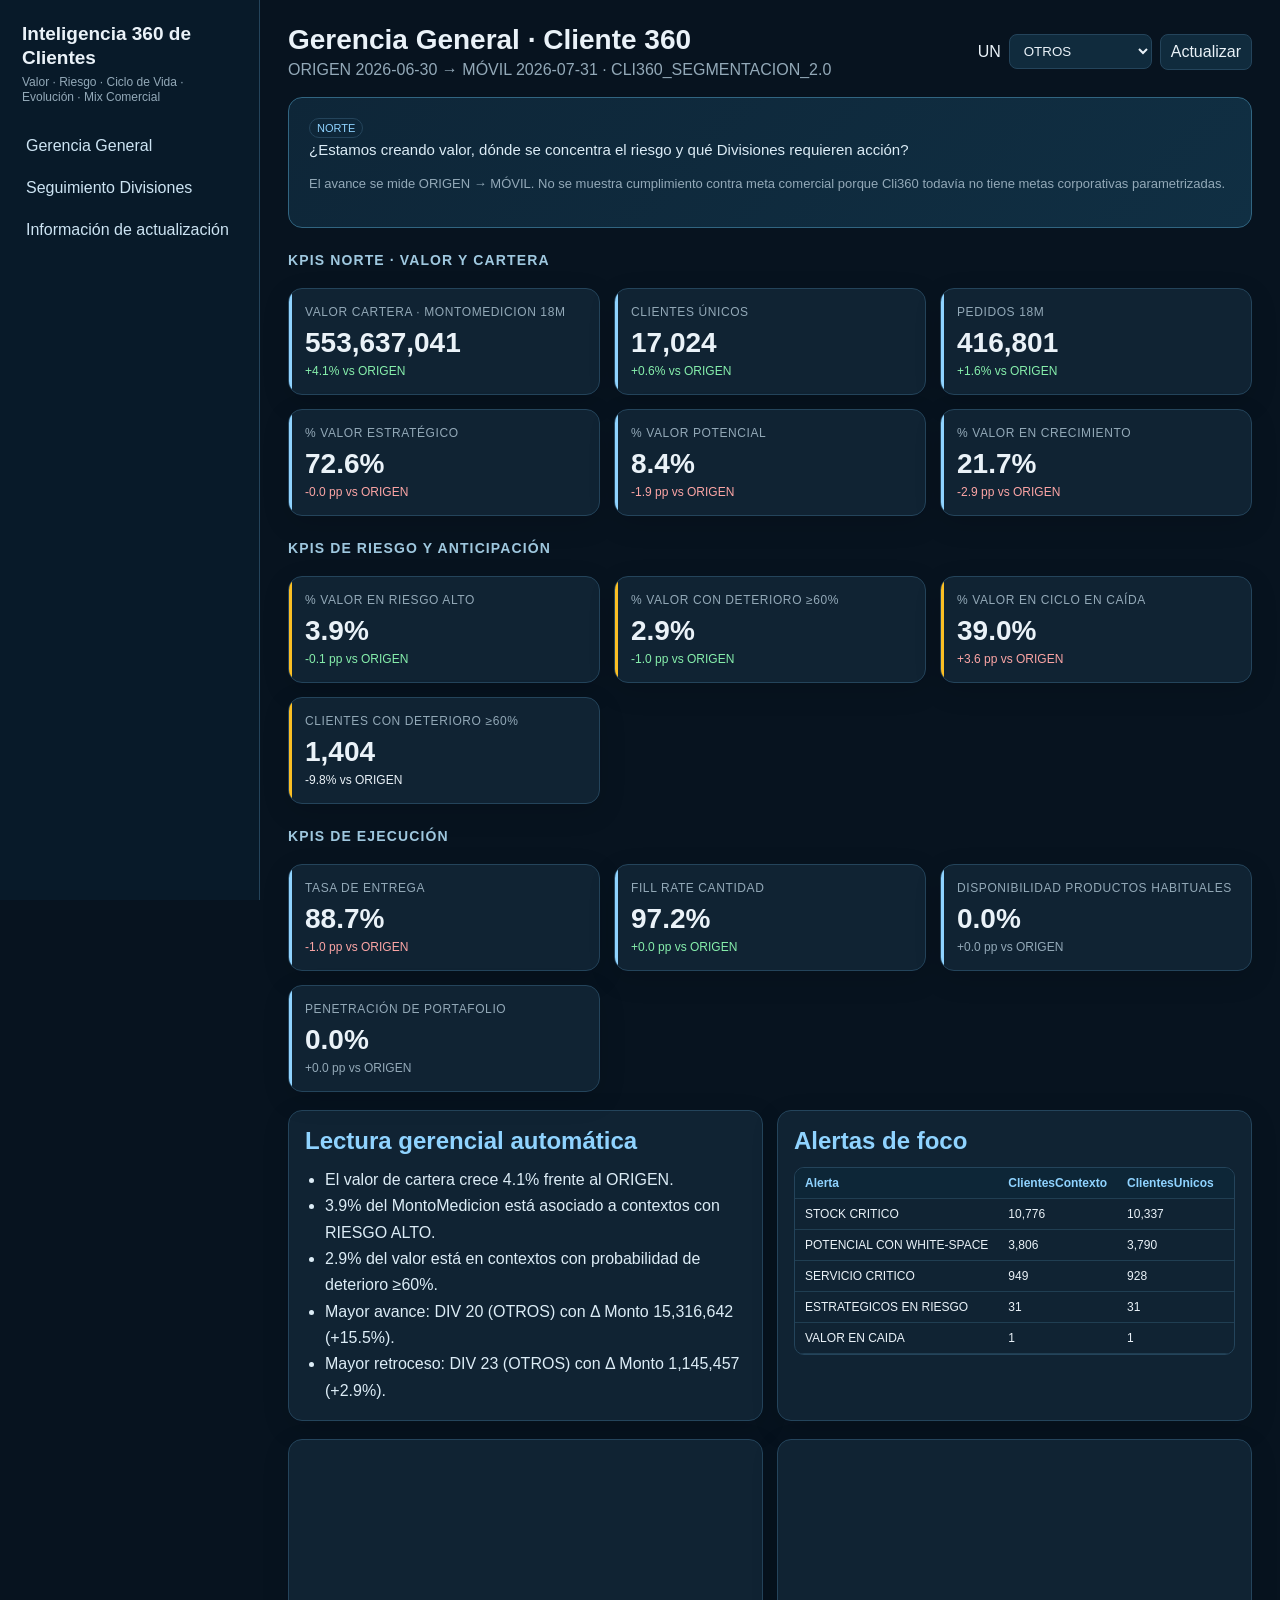
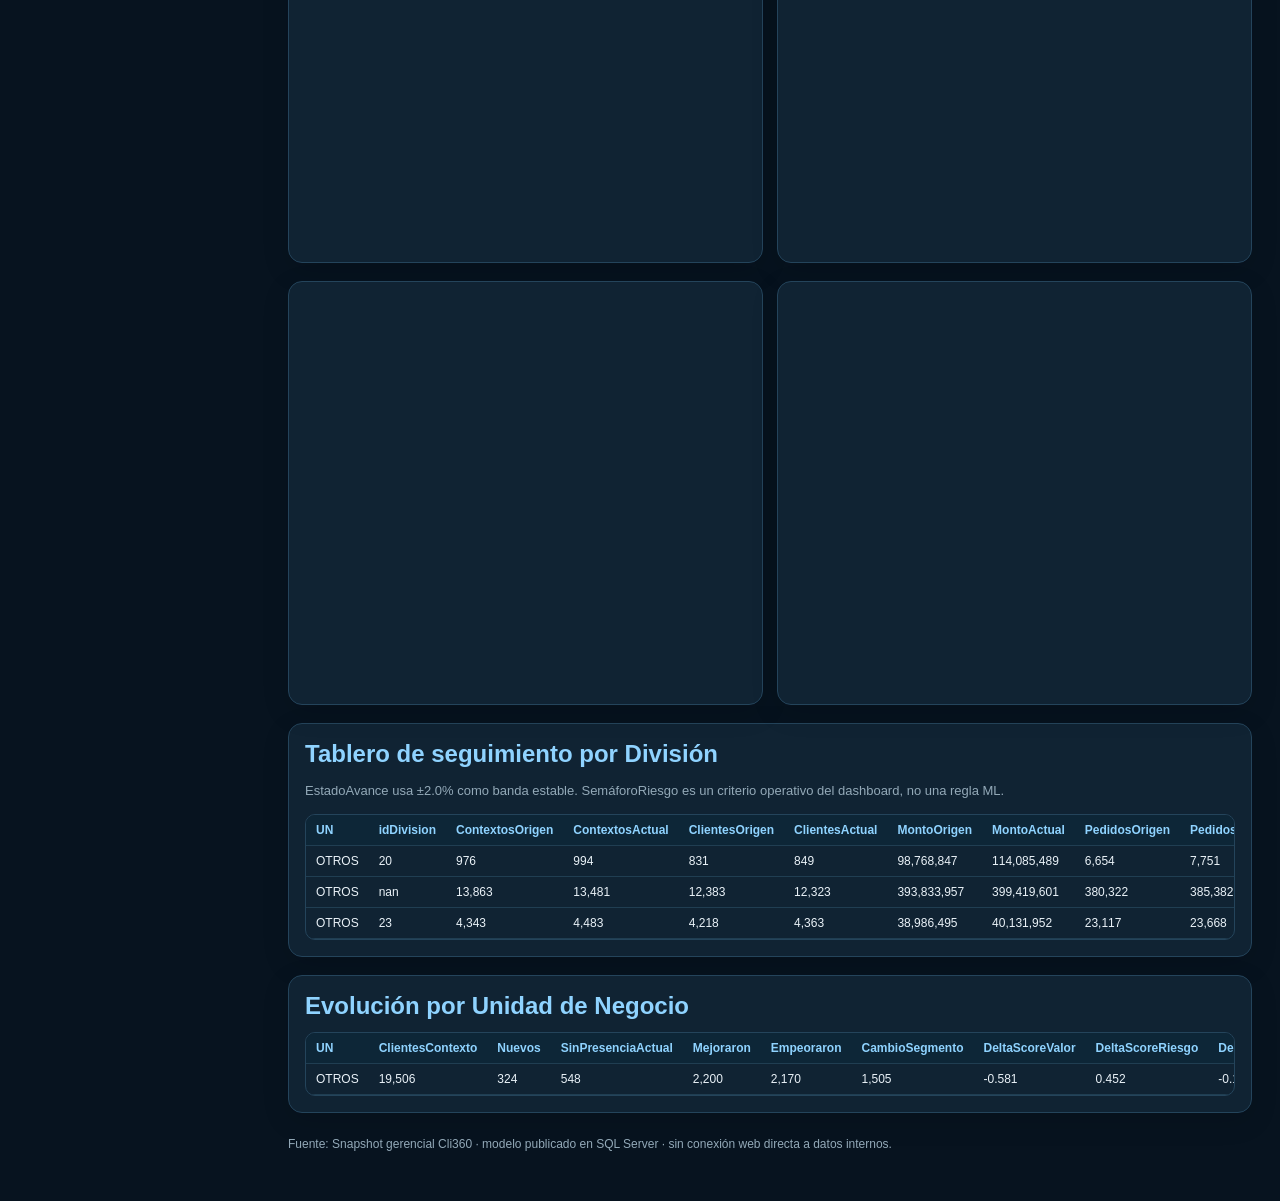
<file: docs/dashboards/segmentacion-clientes-360/releases/20260731-cli360-2-0-5/gerencia-general--otros.html>
<!doctype html><html><head><meta charset="utf-8"><meta name="viewport" content="width=device-width,initial-scale=1"><title>Cli360 v2.0.5</title><link rel="stylesheet" href="assets/styles.css"><script src="assets/plotly.min.js"></script></head><body><div class="shell"><aside class="sidebar"><div class="brand">Inteligencia 360 de Clientes<small>Valor · Riesgo · Ciclo de Vida · Evolución · Mix Comercial</small></div><nav class="nav"><a href="gerencia-general--otros.html">Gerencia General</a><a href="divisiones--otros.html">Seguimiento Divisiones</a><a href="index.html#actualizacion">Información de actualización</a></nav></aside><main class="content"><div class="topbar"><div class="title"><h1>Gerencia General · Cliente 360</h1><p>ORIGEN 2026-06-30 → MÓVIL 2026-07-31 · CLI360_SEGMENTACION_2.0</p></div><div class="filters"><label>UN</label><select onchange="location.href=this.value"><option value="gerencia-general--todas.html" >TODAS</option><option value="gerencia-general--alimentos.html" >ALIMENTOS</option><option value="gerencia-general--electro.html" >ELECTRO</option><option value="gerencia-general--no-alimentos.html" >NO ALIMENTOS</option><option value="gerencia-general--otros.html" selected>OTROS</option></select><a href="index.html#actualizacion">Actualizar</a></div></div>
<div class="hero executive-hero"><span class="tag">NORTE</span><p class="executive-question">¿Estamos creando valor, dónde se concentra el riesgo y qué Divisiones requieren acción?</p><p class="note">El avance se mide ORIGEN → MÓVIL. No se muestra cumplimiento contra meta comercial porque Cli360 todavía no tiene metas corporativas parametrizadas.</p></div>
<h2 class="kpi-group-title">KPIs NORTE · Valor y cartera</h2><div class="grid kpis management-kpis"><div class="card kpi-card"><div class="kpi-label">Valor cartera · MontoMedicion 18M</div><div class="kpi-value">553,637,041</div><div class="delta pos">+4.1% vs ORIGEN</div></div><div class="card kpi-card"><div class="kpi-label">Clientes únicos</div><div class="kpi-value">17,024</div><div class="delta pos">+0.6% vs ORIGEN</div></div><div class="card kpi-card"><div class="kpi-label">Pedidos 18M</div><div class="kpi-value">416,801</div><div class="delta pos">+1.6% vs ORIGEN</div></div><div class="card kpi-card"><div class="kpi-label">% valor estratégico</div><div class="kpi-value">72.6%</div><div class="delta neg">-0.0 pp vs ORIGEN</div></div><div class="card kpi-card"><div class="kpi-label">% valor potencial</div><div class="kpi-value">8.4%</div><div class="delta neg">-1.9 pp vs ORIGEN</div></div><div class="card kpi-card"><div class="kpi-label">% valor en crecimiento</div><div class="kpi-value">21.7%</div><div class="delta neg">-2.9 pp vs ORIGEN</div></div></div>
<h2 class="kpi-group-title">KPIs DE RIESGO Y ANTICIPACIÓN</h2><div class="grid kpis management-kpis"><div class="card kpi-card risk-card"><div class="kpi-label">% valor en RIESGO ALTO</div><div class="kpi-value">3.9%</div><div class="delta pos">-0.1 pp vs ORIGEN</div></div><div class="card kpi-card risk-card"><div class="kpi-label">% valor con deterioro ≥60%</div><div class="kpi-value">2.9%</div><div class="delta pos">-1.0 pp vs ORIGEN</div></div><div class="card kpi-card risk-card"><div class="kpi-label">% valor en ciclo EN CAÍDA</div><div class="kpi-value">39.0%</div><div class="delta neg">+3.6 pp vs ORIGEN</div></div><div class="card kpi-card risk-card"><div class="kpi-label">Clientes con deterioro ≥60%</div><div class="kpi-value">1,404</div><div class="delta">-9.8% vs ORIGEN</div></div></div>
<h2 class="kpi-group-title">KPIs DE EJECUCIÓN</h2><div class="grid kpis management-kpis"><div class="card kpi-card"><div class="kpi-label">Tasa de entrega</div><div class="kpi-value">88.7%</div><div class="delta neg">-1.0 pp vs ORIGEN</div></div><div class="card kpi-card"><div class="kpi-label">Fill Rate cantidad</div><div class="kpi-value">97.2%</div><div class="delta pos">+0.0 pp vs ORIGEN</div></div><div class="card kpi-card"><div class="kpi-label">Disponibilidad productos habituales</div><div class="kpi-value">0.0%</div><div class="delta neutral">+0.0 pp vs ORIGEN</div></div><div class="card kpi-card"><div class="kpi-label">Penetración de portafolio</div><div class="kpi-value">0.0%</div><div class="delta neutral">+0.0 pp vs ORIGEN</div></div></div>
<div class="grid two section"><div class="card"><h2>Lectura gerencial automática</h2><ul class="insights"><li>El valor de cartera crece 4.1% frente al ORIGEN.</li><li>3.9% del MontoMedicion está asociado a contextos con RIESGO ALTO.</li><li>2.9% del valor está en contextos con probabilidad de deterioro ≥60%.</li><li>Mayor avance: DIV 20 (OTROS) con Δ Monto 15,316,642 (+15.5%).</li><li>Mayor retroceso: DIV 23 (OTROS) con Δ Monto 1,145,457 (+2.9%).</li></ul></div><div class="card"><h2>Alertas de foco</h2><div class="table-shell"><table class="data-table"><thead><tr><th>Alerta</th><th>ClientesContexto</th><th>ClientesUnicos</th><th>MontoMedicion</th><th>ScoreRiesgo</th><th>ProbDeterioro90d</th></tr></thead><tbody>
<tr><td class="">
STOCK CRITICO</td><td class="">
10,776</td><td class="">
10,337</td><td class="">
452,354,246</td><td class="">
49.15</td><td class="">
26.8%</td></tr><tr><td class="">
POTENCIAL CON WHITE-SPACE</td><td class="">
3,806</td><td class="">
3,790</td><td class="">
46,693,159</td><td class="">
30.99</td><td class="">
13.0%</td></tr><tr><td class="">
SERVICIO CRITICO</td><td class="">
949</td><td class="">
928</td><td class="">
36,363,095</td><td class="">
45.49</td><td class="">
25.3%</td></tr><tr><td class="">
ESTRATEGICOS EN RIESGO</td><td class="">
31</td><td class="">
31</td><td class="">
5,286,097</td><td class="">
72.22</td><td class="">
61.1%</td></tr><tr><td class="">
VALOR EN CAIDA</td><td class="">
1</td><td class="">
1</td><td class="">
9,168</td><td class="">
83.42</td><td class="">
79.0%</td></tr>
</tbody></table></div></div></div>
<div class="grid two section"><div class="card chart"><div style="height:390px; width:100%;">                            <div id="13b662f3-3c81-4bb0-8df0-215bbc407bbb" class="plotly-graph-div" style="height:100%; width:100%;"></div>            <script>                window.PLOTLYENV=window.PLOTLYENV || {};                                if (document.getElementById("13b662f3-3c81-4bb0-8df0-215bbc407bbb")) {                    Plotly.newPlot(                        "13b662f3-3c81-4bb0-8df0-215bbc407bbb",                        [{"hovertemplate":"UN=OTROS\u003cbr\u003eFechaCorte=%{x}\u003cbr\u003eMontoMedicion=%{y}\u003cextra\u003e\u003c\u002fextra\u003e","legendgroup":"OTROS","line":{"color":"#636efa","dash":"solid"},"marker":{"symbol":"circle"},"mode":"lines+markers","name":"OTROS","orientation":"v","showlegend":true,"x":["2026-06-30","2026-07-31"],"xaxis":"x","y":{"dtype":"f8","bdata":"uB6Fsmivv0EpXI9Y6n\u002fAQQ=="},"yaxis":"y","type":"scatter"}],                        {"template":{"data":{"barpolar":[{"marker":{"line":{"color":"rgb(17,17,17)","width":0.5},"pattern":{"fillmode":"overlay","size":10,"solidity":0.2}},"type":"barpolar"}],"bar":[{"error_x":{"color":"#f2f5fa"},"error_y":{"color":"#f2f5fa"},"marker":{"line":{"color":"rgb(17,17,17)","width":0.5},"pattern":{"fillmode":"overlay","size":10,"solidity":0.2}},"type":"bar"}],"carpet":[{"aaxis":{"endlinecolor":"#A2B1C6","gridcolor":"#506784","linecolor":"#506784","minorgridcolor":"#506784","startlinecolor":"#A2B1C6"},"baxis":{"endlinecolor":"#A2B1C6","gridcolor":"#506784","linecolor":"#506784","minorgridcolor":"#506784","startlinecolor":"#A2B1C6"},"type":"carpet"}],"choropleth":[{"colorbar":{"outlinewidth":0,"ticks":""},"type":"choropleth"}],"contourcarpet":[{"colorbar":{"outlinewidth":0,"ticks":""},"type":"contourcarpet"}],"contour":[{"colorbar":{"outlinewidth":0,"ticks":""},"colorscale":[[0.0,"#0d0887"],[0.1111111111111111,"#46039f"],[0.2222222222222222,"#7201a8"],[0.3333333333333333,"#9c179e"],[0.4444444444444444,"#bd3786"],[0.5555555555555556,"#d8576b"],[0.6666666666666666,"#ed7953"],[0.7777777777777778,"#fb9f3a"],[0.8888888888888888,"#fdca26"],[1.0,"#f0f921"]],"type":"contour"}],"heatmap":[{"colorbar":{"outlinewidth":0,"ticks":""},"colorscale":[[0.0,"#0d0887"],[0.1111111111111111,"#46039f"],[0.2222222222222222,"#7201a8"],[0.3333333333333333,"#9c179e"],[0.4444444444444444,"#bd3786"],[0.5555555555555556,"#d8576b"],[0.6666666666666666,"#ed7953"],[0.7777777777777778,"#fb9f3a"],[0.8888888888888888,"#fdca26"],[1.0,"#f0f921"]],"type":"heatmap"}],"histogram2dcontour":[{"colorbar":{"outlinewidth":0,"ticks":""},"colorscale":[[0.0,"#0d0887"],[0.1111111111111111,"#46039f"],[0.2222222222222222,"#7201a8"],[0.3333333333333333,"#9c179e"],[0.4444444444444444,"#bd3786"],[0.5555555555555556,"#d8576b"],[0.6666666666666666,"#ed7953"],[0.7777777777777778,"#fb9f3a"],[0.8888888888888888,"#fdca26"],[1.0,"#f0f921"]],"type":"histogram2dcontour"}],"histogram2d":[{"colorbar":{"outlinewidth":0,"ticks":""},"colorscale":[[0.0,"#0d0887"],[0.1111111111111111,"#46039f"],[0.2222222222222222,"#7201a8"],[0.3333333333333333,"#9c179e"],[0.4444444444444444,"#bd3786"],[0.5555555555555556,"#d8576b"],[0.6666666666666666,"#ed7953"],[0.7777777777777778,"#fb9f3a"],[0.8888888888888888,"#fdca26"],[1.0,"#f0f921"]],"type":"histogram2d"}],"histogram":[{"marker":{"pattern":{"fillmode":"overlay","size":10,"solidity":0.2}},"type":"histogram"}],"mesh3d":[{"colorbar":{"outlinewidth":0,"ticks":""},"type":"mesh3d"}],"parcoords":[{"line":{"colorbar":{"outlinewidth":0,"ticks":""}},"type":"parcoords"}],"pie":[{"automargin":true,"type":"pie"}],"scatter3d":[{"line":{"colorbar":{"outlinewidth":0,"ticks":""}},"marker":{"colorbar":{"outlinewidth":0,"ticks":""}},"type":"scatter3d"}],"scattercarpet":[{"marker":{"colorbar":{"outlinewidth":0,"ticks":""}},"type":"scattercarpet"}],"scattergeo":[{"marker":{"colorbar":{"outlinewidth":0,"ticks":""}},"type":"scattergeo"}],"scattergl":[{"marker":{"line":{"color":"#283442"}},"type":"scattergl"}],"scattermap":[{"marker":{"colorbar":{"outlinewidth":0,"ticks":""}},"type":"scattermap"}],"scatterpolargl":[{"marker":{"colorbar":{"outlinewidth":0,"ticks":""}},"type":"scatterpolargl"}],"scatterpolar":[{"marker":{"colorbar":{"outlinewidth":0,"ticks":""}},"type":"scatterpolar"}],"scatter":[{"marker":{"line":{"color":"#283442"}},"type":"scatter"}],"scatterternary":[{"marker":{"colorbar":{"outlinewidth":0,"ticks":""}},"type":"scatterternary"}],"surface":[{"colorbar":{"outlinewidth":0,"ticks":""},"colorscale":[[0.0,"#0d0887"],[0.1111111111111111,"#46039f"],[0.2222222222222222,"#7201a8"],[0.3333333333333333,"#9c179e"],[0.4444444444444444,"#bd3786"],[0.5555555555555556,"#d8576b"],[0.6666666666666666,"#ed7953"],[0.7777777777777778,"#fb9f3a"],[0.8888888888888888,"#fdca26"],[1.0,"#f0f921"]],"type":"surface"}],"table":[{"cells":{"fill":{"color":"#506784"},"line":{"color":"rgb(17,17,17)"}},"header":{"fill":{"color":"#2a3f5f"},"line":{"color":"rgb(17,17,17)"}},"type":"table"}]},"layout":{"annotationdefaults":{"arrowcolor":"#f2f5fa","arrowhead":0,"arrowwidth":1},"autotypenumbers":"strict","coloraxis":{"colorbar":{"outlinewidth":0,"ticks":""}},"colorscale":{"diverging":[[0,"#8e0152"],[0.1,"#c51b7d"],[0.2,"#de77ae"],[0.3,"#f1b6da"],[0.4,"#fde0ef"],[0.5,"#f7f7f7"],[0.6,"#e6f5d0"],[0.7,"#b8e186"],[0.8,"#7fbc41"],[0.9,"#4d9221"],[1,"#276419"]],"sequential":[[0.0,"#0d0887"],[0.1111111111111111,"#46039f"],[0.2222222222222222,"#7201a8"],[0.3333333333333333,"#9c179e"],[0.4444444444444444,"#bd3786"],[0.5555555555555556,"#d8576b"],[0.6666666666666666,"#ed7953"],[0.7777777777777778,"#fb9f3a"],[0.8888888888888888,"#fdca26"],[1.0,"#f0f921"]],"sequentialminus":[[0.0,"#0d0887"],[0.1111111111111111,"#46039f"],[0.2222222222222222,"#7201a8"],[0.3333333333333333,"#9c179e"],[0.4444444444444444,"#bd3786"],[0.5555555555555556,"#d8576b"],[0.6666666666666666,"#ed7953"],[0.7777777777777778,"#fb9f3a"],[0.8888888888888888,"#fdca26"],[1.0,"#f0f921"]]},"colorway":["#636efa","#EF553B","#00cc96","#ab63fa","#FFA15A","#19d3f3","#FF6692","#B6E880","#FF97FF","#FECB52"],"font":{"color":"#f2f5fa"},"geo":{"bgcolor":"rgb(17,17,17)","lakecolor":"rgb(17,17,17)","landcolor":"rgb(17,17,17)","showlakes":true,"showland":true,"subunitcolor":"#506784"},"hoverlabel":{"align":"left"},"hovermode":"closest","paper_bgcolor":"rgb(17,17,17)","plot_bgcolor":"rgb(17,17,17)","polar":{"angularaxis":{"gridcolor":"#506784","linecolor":"#506784","ticks":""},"bgcolor":"rgb(17,17,17)","radialaxis":{"gridcolor":"#506784","linecolor":"#506784","ticks":""}},"scene":{"xaxis":{"backgroundcolor":"rgb(17,17,17)","gridcolor":"#506784","gridwidth":2,"linecolor":"#506784","showbackground":true,"ticks":"","zerolinecolor":"#C8D4E3"},"yaxis":{"backgroundcolor":"rgb(17,17,17)","gridcolor":"#506784","gridwidth":2,"linecolor":"#506784","showbackground":true,"ticks":"","zerolinecolor":"#C8D4E3"},"zaxis":{"backgroundcolor":"rgb(17,17,17)","gridcolor":"#506784","gridwidth":2,"linecolor":"#506784","showbackground":true,"ticks":"","zerolinecolor":"#C8D4E3"}},"shapedefaults":{"line":{"color":"#f2f5fa"}},"sliderdefaults":{"bgcolor":"#C8D4E3","bordercolor":"rgb(17,17,17)","borderwidth":1,"tickwidth":0},"ternary":{"aaxis":{"gridcolor":"#506784","linecolor":"#506784","ticks":""},"baxis":{"gridcolor":"#506784","linecolor":"#506784","ticks":""},"bgcolor":"rgb(17,17,17)","caxis":{"gridcolor":"#506784","linecolor":"#506784","ticks":""}},"title":{"x":0.05},"updatemenudefaults":{"bgcolor":"#506784","borderwidth":0},"xaxis":{"automargin":true,"gridcolor":"#283442","linecolor":"#506784","ticks":"","title":{"standoff":15},"zerolinecolor":"#283442","zerolinewidth":2},"yaxis":{"automargin":true,"gridcolor":"#283442","linecolor":"#506784","ticks":"","title":{"standoff":15},"zerolinecolor":"#283442","zerolinewidth":2}}},"xaxis":{"anchor":"y","domain":[0.0,1.0],"title":{"text":"FechaCorte"}},"yaxis":{"anchor":"x","domain":[0.0,1.0],"title":{"text":"MontoMedicion"}},"legend":{"title":{"text":"UN"},"tracegroupgap":0,"orientation":"h","yanchor":"bottom","y":1.02,"xanchor":"left","x":0},"margin":{"t":55,"l":45,"r":25,"b":45},"title":{"text":"Evoluci\u00f3n del valor de cartera (MontoMedicion)"},"paper_bgcolor":"rgba(0,0,0,0)","plot_bgcolor":"rgba(0,0,0,0)","height":390},                        {"displaylogo": false, "responsive": true, "modeBarButtonsToRemove": ["lasso2d", "select2d"]}                    )                };            </script>        </div></div><div class="card chart"><div style="height:390px; width:100%;">                            <div id="61414bd6-e093-428b-9803-c3af01545ea2" class="plotly-graph-div" style="height:100%; width:100%;"></div>            <script>                window.PLOTLYENV=window.PLOTLYENV || {};                                if (document.getElementById("61414bd6-e093-428b-9803-c3af01545ea2")) {                    Plotly.newPlot(                        "61414bd6-e093-428b-9803-c3af01545ea2",                        [{"hovertemplate":"SegmentoBase=CONSOLIDADO\u003cbr\u003eUN=%{x}\u003cbr\u003ePctUN=%{y}\u003cextra\u003e\u003c\u002fextra\u003e","legendgroup":"CONSOLIDADO","marker":{"color":"#636efa","pattern":{"shape":""}},"name":"CONSOLIDADO","orientation":"v","showlegend":true,"textposition":"auto","texttemplate":"%{y:.1f}","x":["OTROS"],"xaxis":"x","y":{"dtype":"f8","bdata":"Aa\u002fQZyRkR0A="},"yaxis":"y","type":"bar"},{"hovertemplate":"SegmentoBase=BAJA ACTIVIDAD\u003cbr\u003eUN=%{x}\u003cbr\u003ePctUN=%{y}\u003cextra\u003e\u003c\u002fextra\u003e","legendgroup":"BAJA ACTIVIDAD","marker":{"color":"#EF553B","pattern":{"shape":""}},"name":"BAJA ACTIVIDAD","orientation":"v","showlegend":true,"textposition":"auto","texttemplate":"%{y:.1f}","x":["OTROS"],"xaxis":"x","y":{"dtype":"f8","bdata":"14wXqNAeNUA="},"yaxis":"y","type":"bar"},{"hovertemplate":"SegmentoBase=POTENCIAL DE DESARROLLO\u003cbr\u003eUN=%{x}\u003cbr\u003ePctUN=%{y}\u003cextra\u003e\u003c\u002fextra\u003e","legendgroup":"POTENCIAL DE DESARROLLO","marker":{"color":"#00cc96","pattern":{"shape":""}},"name":"POTENCIAL DE DESARROLLO","orientation":"v","showlegend":true,"textposition":"auto","texttemplate":"%{y:.1f}","x":["OTROS"],"xaxis":"x","y":{"dtype":"f8","bdata":"G7dc8XETNEA="},"yaxis":"y","type":"bar"},{"hovertemplate":"SegmentoBase=ESTRATEGICO\u003cbr\u003eUN=%{x}\u003cbr\u003ePctUN=%{y}\u003cextra\u003e\u003c\u002fextra\u003e","legendgroup":"ESTRATEGICO","marker":{"color":"#ab63fa","pattern":{"shape":""}},"name":"ESTRATEGICO","orientation":"v","showlegend":true,"textposition":"auto","texttemplate":"%{y:.1f}","x":["OTROS"],"xaxis":"x","y":{"dtype":"f8","bdata":"FLzULekKKEA="},"yaxis":"y","type":"bar"}],                        {"template":{"data":{"barpolar":[{"marker":{"line":{"color":"rgb(17,17,17)","width":0.5},"pattern":{"fillmode":"overlay","size":10,"solidity":0.2}},"type":"barpolar"}],"bar":[{"error_x":{"color":"#f2f5fa"},"error_y":{"color":"#f2f5fa"},"marker":{"line":{"color":"rgb(17,17,17)","width":0.5},"pattern":{"fillmode":"overlay","size":10,"solidity":0.2}},"type":"bar"}],"carpet":[{"aaxis":{"endlinecolor":"#A2B1C6","gridcolor":"#506784","linecolor":"#506784","minorgridcolor":"#506784","startlinecolor":"#A2B1C6"},"baxis":{"endlinecolor":"#A2B1C6","gridcolor":"#506784","linecolor":"#506784","minorgridcolor":"#506784","startlinecolor":"#A2B1C6"},"type":"carpet"}],"choropleth":[{"colorbar":{"outlinewidth":0,"ticks":""},"type":"choropleth"}],"contourcarpet":[{"colorbar":{"outlinewidth":0,"ticks":""},"type":"contourcarpet"}],"contour":[{"colorbar":{"outlinewidth":0,"ticks":""},"colorscale":[[0.0,"#0d0887"],[0.1111111111111111,"#46039f"],[0.2222222222222222,"#7201a8"],[0.3333333333333333,"#9c179e"],[0.4444444444444444,"#bd3786"],[0.5555555555555556,"#d8576b"],[0.6666666666666666,"#ed7953"],[0.7777777777777778,"#fb9f3a"],[0.8888888888888888,"#fdca26"],[1.0,"#f0f921"]],"type":"contour"}],"heatmap":[{"colorbar":{"outlinewidth":0,"ticks":""},"colorscale":[[0.0,"#0d0887"],[0.1111111111111111,"#46039f"],[0.2222222222222222,"#7201a8"],[0.3333333333333333,"#9c179e"],[0.4444444444444444,"#bd3786"],[0.5555555555555556,"#d8576b"],[0.6666666666666666,"#ed7953"],[0.7777777777777778,"#fb9f3a"],[0.8888888888888888,"#fdca26"],[1.0,"#f0f921"]],"type":"heatmap"}],"histogram2dcontour":[{"colorbar":{"outlinewidth":0,"ticks":""},"colorscale":[[0.0,"#0d0887"],[0.1111111111111111,"#46039f"],[0.2222222222222222,"#7201a8"],[0.3333333333333333,"#9c179e"],[0.4444444444444444,"#bd3786"],[0.5555555555555556,"#d8576b"],[0.6666666666666666,"#ed7953"],[0.7777777777777778,"#fb9f3a"],[0.8888888888888888,"#fdca26"],[1.0,"#f0f921"]],"type":"histogram2dcontour"}],"histogram2d":[{"colorbar":{"outlinewidth":0,"ticks":""},"colorscale":[[0.0,"#0d0887"],[0.1111111111111111,"#46039f"],[0.2222222222222222,"#7201a8"],[0.3333333333333333,"#9c179e"],[0.4444444444444444,"#bd3786"],[0.5555555555555556,"#d8576b"],[0.6666666666666666,"#ed7953"],[0.7777777777777778,"#fb9f3a"],[0.8888888888888888,"#fdca26"],[1.0,"#f0f921"]],"type":"histogram2d"}],"histogram":[{"marker":{"pattern":{"fillmode":"overlay","size":10,"solidity":0.2}},"type":"histogram"}],"mesh3d":[{"colorbar":{"outlinewidth":0,"ticks":""},"type":"mesh3d"}],"parcoords":[{"line":{"colorbar":{"outlinewidth":0,"ticks":""}},"type":"parcoords"}],"pie":[{"automargin":true,"type":"pie"}],"scatter3d":[{"line":{"colorbar":{"outlinewidth":0,"ticks":""}},"marker":{"colorbar":{"outlinewidth":0,"ticks":""}},"type":"scatter3d"}],"scattercarpet":[{"marker":{"colorbar":{"outlinewidth":0,"ticks":""}},"type":"scattercarpet"}],"scattergeo":[{"marker":{"colorbar":{"outlinewidth":0,"ticks":""}},"type":"scattergeo"}],"scattergl":[{"marker":{"line":{"color":"#283442"}},"type":"scattergl"}],"scattermap":[{"marker":{"colorbar":{"outlinewidth":0,"ticks":""}},"type":"scattermap"}],"scatterpolargl":[{"marker":{"colorbar":{"outlinewidth":0,"ticks":""}},"type":"scatterpolargl"}],"scatterpolar":[{"marker":{"colorbar":{"outlinewidth":0,"ticks":""}},"type":"scatterpolar"}],"scatter":[{"marker":{"line":{"color":"#283442"}},"type":"scatter"}],"scatterternary":[{"marker":{"colorbar":{"outlinewidth":0,"ticks":""}},"type":"scatterternary"}],"surface":[{"colorbar":{"outlinewidth":0,"ticks":""},"colorscale":[[0.0,"#0d0887"],[0.1111111111111111,"#46039f"],[0.2222222222222222,"#7201a8"],[0.3333333333333333,"#9c179e"],[0.4444444444444444,"#bd3786"],[0.5555555555555556,"#d8576b"],[0.6666666666666666,"#ed7953"],[0.7777777777777778,"#fb9f3a"],[0.8888888888888888,"#fdca26"],[1.0,"#f0f921"]],"type":"surface"}],"table":[{"cells":{"fill":{"color":"#506784"},"line":{"color":"rgb(17,17,17)"}},"header":{"fill":{"color":"#2a3f5f"},"line":{"color":"rgb(17,17,17)"}},"type":"table"}]},"layout":{"annotationdefaults":{"arrowcolor":"#f2f5fa","arrowhead":0,"arrowwidth":1},"autotypenumbers":"strict","coloraxis":{"colorbar":{"outlinewidth":0,"ticks":""}},"colorscale":{"diverging":[[0,"#8e0152"],[0.1,"#c51b7d"],[0.2,"#de77ae"],[0.3,"#f1b6da"],[0.4,"#fde0ef"],[0.5,"#f7f7f7"],[0.6,"#e6f5d0"],[0.7,"#b8e186"],[0.8,"#7fbc41"],[0.9,"#4d9221"],[1,"#276419"]],"sequential":[[0.0,"#0d0887"],[0.1111111111111111,"#46039f"],[0.2222222222222222,"#7201a8"],[0.3333333333333333,"#9c179e"],[0.4444444444444444,"#bd3786"],[0.5555555555555556,"#d8576b"],[0.6666666666666666,"#ed7953"],[0.7777777777777778,"#fb9f3a"],[0.8888888888888888,"#fdca26"],[1.0,"#f0f921"]],"sequentialminus":[[0.0,"#0d0887"],[0.1111111111111111,"#46039f"],[0.2222222222222222,"#7201a8"],[0.3333333333333333,"#9c179e"],[0.4444444444444444,"#bd3786"],[0.5555555555555556,"#d8576b"],[0.6666666666666666,"#ed7953"],[0.7777777777777778,"#fb9f3a"],[0.8888888888888888,"#fdca26"],[1.0,"#f0f921"]]},"colorway":["#636efa","#EF553B","#00cc96","#ab63fa","#FFA15A","#19d3f3","#FF6692","#B6E880","#FF97FF","#FECB52"],"font":{"color":"#f2f5fa"},"geo":{"bgcolor":"rgb(17,17,17)","lakecolor":"rgb(17,17,17)","landcolor":"rgb(17,17,17)","showlakes":true,"showland":true,"subunitcolor":"#506784"},"hoverlabel":{"align":"left"},"hovermode":"closest","paper_bgcolor":"rgb(17,17,17)","plot_bgcolor":"rgb(17,17,17)","polar":{"angularaxis":{"gridcolor":"#506784","linecolor":"#506784","ticks":""},"bgcolor":"rgb(17,17,17)","radialaxis":{"gridcolor":"#506784","linecolor":"#506784","ticks":""}},"scene":{"xaxis":{"backgroundcolor":"rgb(17,17,17)","gridcolor":"#506784","gridwidth":2,"linecolor":"#506784","showbackground":true,"ticks":"","zerolinecolor":"#C8D4E3"},"yaxis":{"backgroundcolor":"rgb(17,17,17)","gridcolor":"#506784","gridwidth":2,"linecolor":"#506784","showbackground":true,"ticks":"","zerolinecolor":"#C8D4E3"},"zaxis":{"backgroundcolor":"rgb(17,17,17)","gridcolor":"#506784","gridwidth":2,"linecolor":"#506784","showbackground":true,"ticks":"","zerolinecolor":"#C8D4E3"}},"shapedefaults":{"line":{"color":"#f2f5fa"}},"sliderdefaults":{"bgcolor":"#C8D4E3","bordercolor":"rgb(17,17,17)","borderwidth":1,"tickwidth":0},"ternary":{"aaxis":{"gridcolor":"#506784","linecolor":"#506784","ticks":""},"baxis":{"gridcolor":"#506784","linecolor":"#506784","ticks":""},"bgcolor":"rgb(17,17,17)","caxis":{"gridcolor":"#506784","linecolor":"#506784","ticks":""}},"title":{"x":0.05},"updatemenudefaults":{"bgcolor":"#506784","borderwidth":0},"xaxis":{"automargin":true,"gridcolor":"#283442","linecolor":"#506784","ticks":"","title":{"standoff":15},"zerolinecolor":"#283442","zerolinewidth":2},"yaxis":{"automargin":true,"gridcolor":"#283442","linecolor":"#506784","ticks":"","title":{"standoff":15},"zerolinecolor":"#283442","zerolinewidth":2}}},"xaxis":{"anchor":"y","domain":[0.0,1.0],"title":{"text":"UN"}},"yaxis":{"anchor":"x","domain":[0.0,1.0],"title":{"text":"% clientes-contexto"}},"legend":{"title":{"text":"SegmentoBase"},"tracegroupgap":0,"orientation":"h","yanchor":"bottom","y":1.02,"xanchor":"left","x":0},"margin":{"t":55,"l":45,"r":25,"b":45},"barmode":"stack","title":{"text":"Composici\u00f3n actual por Segmento Base"},"paper_bgcolor":"rgba(0,0,0,0)","plot_bgcolor":"rgba(0,0,0,0)","height":390},                        {"displaylogo": false, "responsive": true, "modeBarButtonsToRemove": ["lasso2d", "select2d"]}                    )                };            </script>        </div></div></div><div class="grid two section"><div class="card chart"><div style="height:390px; width:100%;">                            <div id="9cf2286d-fb32-4f9a-8f9c-d907fa8fc8c9" class="plotly-graph-div" style="height:100%; width:100%;"></div>            <script>                window.PLOTLYENV=window.PLOTLYENV || {};                                if (document.getElementById("9cf2286d-fb32-4f9a-8f9c-d907fa8fc8c9")) {                    Plotly.newPlot(                        "9cf2286d-fb32-4f9a-8f9c-d907fa8fc8c9",                        [{"alignmentgroup":"True","hovertemplate":"UN=OTROS\u003cbr\u003eDivision=%{x}\u003cbr\u003eDeltaMonto=%{y}\u003cextra\u003e\u003c\u002fextra\u003e","legendgroup":"OTROS","marker":{"color":"#636efa","pattern":{"shape":""}},"name":"OTROS","offsetgroup":"OTROS","orientation":"v","showlegend":true,"textposition":"auto","x":["DIV 20","SIN DIVISION","DIV 23"],"xaxis":"x","y":{"dtype":"f8","bdata":"7FG4RtQ2bUGkcD3quk5VQa5H4bpwejFB"},"yaxis":"y","type":"bar"}],                        {"template":{"data":{"barpolar":[{"marker":{"line":{"color":"rgb(17,17,17)","width":0.5},"pattern":{"fillmode":"overlay","size":10,"solidity":0.2}},"type":"barpolar"}],"bar":[{"error_x":{"color":"#f2f5fa"},"error_y":{"color":"#f2f5fa"},"marker":{"line":{"color":"rgb(17,17,17)","width":0.5},"pattern":{"fillmode":"overlay","size":10,"solidity":0.2}},"type":"bar"}],"carpet":[{"aaxis":{"endlinecolor":"#A2B1C6","gridcolor":"#506784","linecolor":"#506784","minorgridcolor":"#506784","startlinecolor":"#A2B1C6"},"baxis":{"endlinecolor":"#A2B1C6","gridcolor":"#506784","linecolor":"#506784","minorgridcolor":"#506784","startlinecolor":"#A2B1C6"},"type":"carpet"}],"choropleth":[{"colorbar":{"outlinewidth":0,"ticks":""},"type":"choropleth"}],"contourcarpet":[{"colorbar":{"outlinewidth":0,"ticks":""},"type":"contourcarpet"}],"contour":[{"colorbar":{"outlinewidth":0,"ticks":""},"colorscale":[[0.0,"#0d0887"],[0.1111111111111111,"#46039f"],[0.2222222222222222,"#7201a8"],[0.3333333333333333,"#9c179e"],[0.4444444444444444,"#bd3786"],[0.5555555555555556,"#d8576b"],[0.6666666666666666,"#ed7953"],[0.7777777777777778,"#fb9f3a"],[0.8888888888888888,"#fdca26"],[1.0,"#f0f921"]],"type":"contour"}],"heatmap":[{"colorbar":{"outlinewidth":0,"ticks":""},"colorscale":[[0.0,"#0d0887"],[0.1111111111111111,"#46039f"],[0.2222222222222222,"#7201a8"],[0.3333333333333333,"#9c179e"],[0.4444444444444444,"#bd3786"],[0.5555555555555556,"#d8576b"],[0.6666666666666666,"#ed7953"],[0.7777777777777778,"#fb9f3a"],[0.8888888888888888,"#fdca26"],[1.0,"#f0f921"]],"type":"heatmap"}],"histogram2dcontour":[{"colorbar":{"outlinewidth":0,"ticks":""},"colorscale":[[0.0,"#0d0887"],[0.1111111111111111,"#46039f"],[0.2222222222222222,"#7201a8"],[0.3333333333333333,"#9c179e"],[0.4444444444444444,"#bd3786"],[0.5555555555555556,"#d8576b"],[0.6666666666666666,"#ed7953"],[0.7777777777777778,"#fb9f3a"],[0.8888888888888888,"#fdca26"],[1.0,"#f0f921"]],"type":"histogram2dcontour"}],"histogram2d":[{"colorbar":{"outlinewidth":0,"ticks":""},"colorscale":[[0.0,"#0d0887"],[0.1111111111111111,"#46039f"],[0.2222222222222222,"#7201a8"],[0.3333333333333333,"#9c179e"],[0.4444444444444444,"#bd3786"],[0.5555555555555556,"#d8576b"],[0.6666666666666666,"#ed7953"],[0.7777777777777778,"#fb9f3a"],[0.8888888888888888,"#fdca26"],[1.0,"#f0f921"]],"type":"histogram2d"}],"histogram":[{"marker":{"pattern":{"fillmode":"overlay","size":10,"solidity":0.2}},"type":"histogram"}],"mesh3d":[{"colorbar":{"outlinewidth":0,"ticks":""},"type":"mesh3d"}],"parcoords":[{"line":{"colorbar":{"outlinewidth":0,"ticks":""}},"type":"parcoords"}],"pie":[{"automargin":true,"type":"pie"}],"scatter3d":[{"line":{"colorbar":{"outlinewidth":0,"ticks":""}},"marker":{"colorbar":{"outlinewidth":0,"ticks":""}},"type":"scatter3d"}],"scattercarpet":[{"marker":{"colorbar":{"outlinewidth":0,"ticks":""}},"type":"scattercarpet"}],"scattergeo":[{"marker":{"colorbar":{"outlinewidth":0,"ticks":""}},"type":"scattergeo"}],"scattergl":[{"marker":{"line":{"color":"#283442"}},"type":"scattergl"}],"scattermap":[{"marker":{"colorbar":{"outlinewidth":0,"ticks":""}},"type":"scattermap"}],"scatterpolargl":[{"marker":{"colorbar":{"outlinewidth":0,"ticks":""}},"type":"scatterpolargl"}],"scatterpolar":[{"marker":{"colorbar":{"outlinewidth":0,"ticks":""}},"type":"scatterpolar"}],"scatter":[{"marker":{"line":{"color":"#283442"}},"type":"scatter"}],"scatterternary":[{"marker":{"colorbar":{"outlinewidth":0,"ticks":""}},"type":"scatterternary"}],"surface":[{"colorbar":{"outlinewidth":0,"ticks":""},"colorscale":[[0.0,"#0d0887"],[0.1111111111111111,"#46039f"],[0.2222222222222222,"#7201a8"],[0.3333333333333333,"#9c179e"],[0.4444444444444444,"#bd3786"],[0.5555555555555556,"#d8576b"],[0.6666666666666666,"#ed7953"],[0.7777777777777778,"#fb9f3a"],[0.8888888888888888,"#fdca26"],[1.0,"#f0f921"]],"type":"surface"}],"table":[{"cells":{"fill":{"color":"#506784"},"line":{"color":"rgb(17,17,17)"}},"header":{"fill":{"color":"#2a3f5f"},"line":{"color":"rgb(17,17,17)"}},"type":"table"}]},"layout":{"annotationdefaults":{"arrowcolor":"#f2f5fa","arrowhead":0,"arrowwidth":1},"autotypenumbers":"strict","coloraxis":{"colorbar":{"outlinewidth":0,"ticks":""}},"colorscale":{"diverging":[[0,"#8e0152"],[0.1,"#c51b7d"],[0.2,"#de77ae"],[0.3,"#f1b6da"],[0.4,"#fde0ef"],[0.5,"#f7f7f7"],[0.6,"#e6f5d0"],[0.7,"#b8e186"],[0.8,"#7fbc41"],[0.9,"#4d9221"],[1,"#276419"]],"sequential":[[0.0,"#0d0887"],[0.1111111111111111,"#46039f"],[0.2222222222222222,"#7201a8"],[0.3333333333333333,"#9c179e"],[0.4444444444444444,"#bd3786"],[0.5555555555555556,"#d8576b"],[0.6666666666666666,"#ed7953"],[0.7777777777777778,"#fb9f3a"],[0.8888888888888888,"#fdca26"],[1.0,"#f0f921"]],"sequentialminus":[[0.0,"#0d0887"],[0.1111111111111111,"#46039f"],[0.2222222222222222,"#7201a8"],[0.3333333333333333,"#9c179e"],[0.4444444444444444,"#bd3786"],[0.5555555555555556,"#d8576b"],[0.6666666666666666,"#ed7953"],[0.7777777777777778,"#fb9f3a"],[0.8888888888888888,"#fdca26"],[1.0,"#f0f921"]]},"colorway":["#636efa","#EF553B","#00cc96","#ab63fa","#FFA15A","#19d3f3","#FF6692","#B6E880","#FF97FF","#FECB52"],"font":{"color":"#f2f5fa"},"geo":{"bgcolor":"rgb(17,17,17)","lakecolor":"rgb(17,17,17)","landcolor":"rgb(17,17,17)","showlakes":true,"showland":true,"subunitcolor":"#506784"},"hoverlabel":{"align":"left"},"hovermode":"closest","paper_bgcolor":"rgb(17,17,17)","plot_bgcolor":"rgb(17,17,17)","polar":{"angularaxis":{"gridcolor":"#506784","linecolor":"#506784","ticks":""},"bgcolor":"rgb(17,17,17)","radialaxis":{"gridcolor":"#506784","linecolor":"#506784","ticks":""}},"scene":{"xaxis":{"backgroundcolor":"rgb(17,17,17)","gridcolor":"#506784","gridwidth":2,"linecolor":"#506784","showbackground":true,"ticks":"","zerolinecolor":"#C8D4E3"},"yaxis":{"backgroundcolor":"rgb(17,17,17)","gridcolor":"#506784","gridwidth":2,"linecolor":"#506784","showbackground":true,"ticks":"","zerolinecolor":"#C8D4E3"},"zaxis":{"backgroundcolor":"rgb(17,17,17)","gridcolor":"#506784","gridwidth":2,"linecolor":"#506784","showbackground":true,"ticks":"","zerolinecolor":"#C8D4E3"}},"shapedefaults":{"line":{"color":"#f2f5fa"}},"sliderdefaults":{"bgcolor":"#C8D4E3","bordercolor":"rgb(17,17,17)","borderwidth":1,"tickwidth":0},"ternary":{"aaxis":{"gridcolor":"#506784","linecolor":"#506784","ticks":""},"baxis":{"gridcolor":"#506784","linecolor":"#506784","ticks":""},"bgcolor":"rgb(17,17,17)","caxis":{"gridcolor":"#506784","linecolor":"#506784","ticks":""}},"title":{"x":0.05},"updatemenudefaults":{"bgcolor":"#506784","borderwidth":0},"xaxis":{"automargin":true,"gridcolor":"#283442","linecolor":"#506784","ticks":"","title":{"standoff":15},"zerolinecolor":"#283442","zerolinewidth":2},"yaxis":{"automargin":true,"gridcolor":"#283442","linecolor":"#506784","ticks":"","title":{"standoff":15},"zerolinecolor":"#283442","zerolinewidth":2}}},"xaxis":{"anchor":"y","domain":[0.0,1.0],"title":{"text":"Division"}},"yaxis":{"anchor":"x","domain":[0.0,1.0],"title":{"text":"DeltaMonto"}},"legend":{"title":{"text":"UN"},"tracegroupgap":0,"orientation":"h","yanchor":"bottom","y":1.02,"xanchor":"left","x":0},"margin":{"t":55,"l":45,"r":25,"b":45},"barmode":"group","title":{"text":"Divisiones que m\u00e1s explican el movimiento"},"paper_bgcolor":"rgba(0,0,0,0)","plot_bgcolor":"rgba(0,0,0,0)","height":390},                        {"displaylogo": false, "responsive": true, "modeBarButtonsToRemove": ["lasso2d", "select2d"]}                    )                };            </script>        </div></div><div class="card chart"><div style="height:390px; width:100%;">                            <div id="0a7ae4a8-be95-4d45-a9b1-6316744672e3" class="plotly-graph-div" style="height:100%; width:100%;"></div>            <script>                window.PLOTLYENV=window.PLOTLYENV || {};                                if (document.getElementById("0a7ae4a8-be95-4d45-a9b1-6316744672e3")) {                    Plotly.newPlot(                        "0a7ae4a8-be95-4d45-a9b1-6316744672e3",                        [{"customdata":[["DIV 20",4.869776,38.153605,22.093093],["SIN DIVISION",1.572117,16.517325,44.180322],["DIV 23",10.581415,26.505451,36.142676]],"hovertemplate":"UN=OTROS\u003cbr\u003eVarMontoPct=%{x}\u003cbr\u003ePctMontoRiesgo=%{y}\u003cbr\u003eMontoActual=%{marker.size}\u003cbr\u003eDivision=%{customdata[0]}\u003cbr\u003ePctMontoPredAlta=%{customdata[1]}\u003cbr\u003ePctMontoCrecimiento=%{customdata[2]}\u003cbr\u003ePctMontoCaida=%{customdata[3]}\u003cextra\u003e\u003c\u002fextra\u003e","legendgroup":"OTROS","marker":{"color":"#636efa","size":{"dtype":"f8","bdata":"MzMzxDkzm0HNzIzQqM63QcP1KHzrIoNB"},"sizemode":"area","sizeref":998549.001375,"symbol":"circle"},"mode":"markers","name":"OTROS","orientation":"v","showlegend":true,"x":{"dtype":"f8","bdata":"\u002f0C5bd8DL0ADzHwHP7H2P\u002f7xXrUygQdA"},"xaxis":"x","y":{"dtype":"f8","bdata":"CAYQPpSoHkAZc9cS8kH+PxIz+zxGQSpA"},"yaxis":"y","type":"scatter"}],                        {"template":{"data":{"barpolar":[{"marker":{"line":{"color":"rgb(17,17,17)","width":0.5},"pattern":{"fillmode":"overlay","size":10,"solidity":0.2}},"type":"barpolar"}],"bar":[{"error_x":{"color":"#f2f5fa"},"error_y":{"color":"#f2f5fa"},"marker":{"line":{"color":"rgb(17,17,17)","width":0.5},"pattern":{"fillmode":"overlay","size":10,"solidity":0.2}},"type":"bar"}],"carpet":[{"aaxis":{"endlinecolor":"#A2B1C6","gridcolor":"#506784","linecolor":"#506784","minorgridcolor":"#506784","startlinecolor":"#A2B1C6"},"baxis":{"endlinecolor":"#A2B1C6","gridcolor":"#506784","linecolor":"#506784","minorgridcolor":"#506784","startlinecolor":"#A2B1C6"},"type":"carpet"}],"choropleth":[{"colorbar":{"outlinewidth":0,"ticks":""},"type":"choropleth"}],"contourcarpet":[{"colorbar":{"outlinewidth":0,"ticks":""},"type":"contourcarpet"}],"contour":[{"colorbar":{"outlinewidth":0,"ticks":""},"colorscale":[[0.0,"#0d0887"],[0.1111111111111111,"#46039f"],[0.2222222222222222,"#7201a8"],[0.3333333333333333,"#9c179e"],[0.4444444444444444,"#bd3786"],[0.5555555555555556,"#d8576b"],[0.6666666666666666,"#ed7953"],[0.7777777777777778,"#fb9f3a"],[0.8888888888888888,"#fdca26"],[1.0,"#f0f921"]],"type":"contour"}],"heatmap":[{"colorbar":{"outlinewidth":0,"ticks":""},"colorscale":[[0.0,"#0d0887"],[0.1111111111111111,"#46039f"],[0.2222222222222222,"#7201a8"],[0.3333333333333333,"#9c179e"],[0.4444444444444444,"#bd3786"],[0.5555555555555556,"#d8576b"],[0.6666666666666666,"#ed7953"],[0.7777777777777778,"#fb9f3a"],[0.8888888888888888,"#fdca26"],[1.0,"#f0f921"]],"type":"heatmap"}],"histogram2dcontour":[{"colorbar":{"outlinewidth":0,"ticks":""},"colorscale":[[0.0,"#0d0887"],[0.1111111111111111,"#46039f"],[0.2222222222222222,"#7201a8"],[0.3333333333333333,"#9c179e"],[0.4444444444444444,"#bd3786"],[0.5555555555555556,"#d8576b"],[0.6666666666666666,"#ed7953"],[0.7777777777777778,"#fb9f3a"],[0.8888888888888888,"#fdca26"],[1.0,"#f0f921"]],"type":"histogram2dcontour"}],"histogram2d":[{"colorbar":{"outlinewidth":0,"ticks":""},"colorscale":[[0.0,"#0d0887"],[0.1111111111111111,"#46039f"],[0.2222222222222222,"#7201a8"],[0.3333333333333333,"#9c179e"],[0.4444444444444444,"#bd3786"],[0.5555555555555556,"#d8576b"],[0.6666666666666666,"#ed7953"],[0.7777777777777778,"#fb9f3a"],[0.8888888888888888,"#fdca26"],[1.0,"#f0f921"]],"type":"histogram2d"}],"histogram":[{"marker":{"pattern":{"fillmode":"overlay","size":10,"solidity":0.2}},"type":"histogram"}],"mesh3d":[{"colorbar":{"outlinewidth":0,"ticks":""},"type":"mesh3d"}],"parcoords":[{"line":{"colorbar":{"outlinewidth":0,"ticks":""}},"type":"parcoords"}],"pie":[{"automargin":true,"type":"pie"}],"scatter3d":[{"line":{"colorbar":{"outlinewidth":0,"ticks":""}},"marker":{"colorbar":{"outlinewidth":0,"ticks":""}},"type":"scatter3d"}],"scattercarpet":[{"marker":{"colorbar":{"outlinewidth":0,"ticks":""}},"type":"scattercarpet"}],"scattergeo":[{"marker":{"colorbar":{"outlinewidth":0,"ticks":""}},"type":"scattergeo"}],"scattergl":[{"marker":{"line":{"color":"#283442"}},"type":"scattergl"}],"scattermap":[{"marker":{"colorbar":{"outlinewidth":0,"ticks":""}},"type":"scattermap"}],"scatterpolargl":[{"marker":{"colorbar":{"outlinewidth":0,"ticks":""}},"type":"scatterpolargl"}],"scatterpolar":[{"marker":{"colorbar":{"outlinewidth":0,"ticks":""}},"type":"scatterpolar"}],"scatter":[{"marker":{"line":{"color":"#283442"}},"type":"scatter"}],"scatterternary":[{"marker":{"colorbar":{"outlinewidth":0,"ticks":""}},"type":"scatterternary"}],"surface":[{"colorbar":{"outlinewidth":0,"ticks":""},"colorscale":[[0.0,"#0d0887"],[0.1111111111111111,"#46039f"],[0.2222222222222222,"#7201a8"],[0.3333333333333333,"#9c179e"],[0.4444444444444444,"#bd3786"],[0.5555555555555556,"#d8576b"],[0.6666666666666666,"#ed7953"],[0.7777777777777778,"#fb9f3a"],[0.8888888888888888,"#fdca26"],[1.0,"#f0f921"]],"type":"surface"}],"table":[{"cells":{"fill":{"color":"#506784"},"line":{"color":"rgb(17,17,17)"}},"header":{"fill":{"color":"#2a3f5f"},"line":{"color":"rgb(17,17,17)"}},"type":"table"}]},"layout":{"annotationdefaults":{"arrowcolor":"#f2f5fa","arrowhead":0,"arrowwidth":1},"autotypenumbers":"strict","coloraxis":{"colorbar":{"outlinewidth":0,"ticks":""}},"colorscale":{"diverging":[[0,"#8e0152"],[0.1,"#c51b7d"],[0.2,"#de77ae"],[0.3,"#f1b6da"],[0.4,"#fde0ef"],[0.5,"#f7f7f7"],[0.6,"#e6f5d0"],[0.7,"#b8e186"],[0.8,"#7fbc41"],[0.9,"#4d9221"],[1,"#276419"]],"sequential":[[0.0,"#0d0887"],[0.1111111111111111,"#46039f"],[0.2222222222222222,"#7201a8"],[0.3333333333333333,"#9c179e"],[0.4444444444444444,"#bd3786"],[0.5555555555555556,"#d8576b"],[0.6666666666666666,"#ed7953"],[0.7777777777777778,"#fb9f3a"],[0.8888888888888888,"#fdca26"],[1.0,"#f0f921"]],"sequentialminus":[[0.0,"#0d0887"],[0.1111111111111111,"#46039f"],[0.2222222222222222,"#7201a8"],[0.3333333333333333,"#9c179e"],[0.4444444444444444,"#bd3786"],[0.5555555555555556,"#d8576b"],[0.6666666666666666,"#ed7953"],[0.7777777777777778,"#fb9f3a"],[0.8888888888888888,"#fdca26"],[1.0,"#f0f921"]]},"colorway":["#636efa","#EF553B","#00cc96","#ab63fa","#FFA15A","#19d3f3","#FF6692","#B6E880","#FF97FF","#FECB52"],"font":{"color":"#f2f5fa"},"geo":{"bgcolor":"rgb(17,17,17)","lakecolor":"rgb(17,17,17)","landcolor":"rgb(17,17,17)","showlakes":true,"showland":true,"subunitcolor":"#506784"},"hoverlabel":{"align":"left"},"hovermode":"closest","paper_bgcolor":"rgb(17,17,17)","plot_bgcolor":"rgb(17,17,17)","polar":{"angularaxis":{"gridcolor":"#506784","linecolor":"#506784","ticks":""},"bgcolor":"rgb(17,17,17)","radialaxis":{"gridcolor":"#506784","linecolor":"#506784","ticks":""}},"scene":{"xaxis":{"backgroundcolor":"rgb(17,17,17)","gridcolor":"#506784","gridwidth":2,"linecolor":"#506784","showbackground":true,"ticks":"","zerolinecolor":"#C8D4E3"},"yaxis":{"backgroundcolor":"rgb(17,17,17)","gridcolor":"#506784","gridwidth":2,"linecolor":"#506784","showbackground":true,"ticks":"","zerolinecolor":"#C8D4E3"},"zaxis":{"backgroundcolor":"rgb(17,17,17)","gridcolor":"#506784","gridwidth":2,"linecolor":"#506784","showbackground":true,"ticks":"","zerolinecolor":"#C8D4E3"}},"shapedefaults":{"line":{"color":"#f2f5fa"}},"sliderdefaults":{"bgcolor":"#C8D4E3","bordercolor":"rgb(17,17,17)","borderwidth":1,"tickwidth":0},"ternary":{"aaxis":{"gridcolor":"#506784","linecolor":"#506784","ticks":""},"baxis":{"gridcolor":"#506784","linecolor":"#506784","ticks":""},"bgcolor":"rgb(17,17,17)","caxis":{"gridcolor":"#506784","linecolor":"#506784","ticks":""}},"title":{"x":0.05},"updatemenudefaults":{"bgcolor":"#506784","borderwidth":0},"xaxis":{"automargin":true,"gridcolor":"#283442","linecolor":"#506784","ticks":"","title":{"standoff":15},"zerolinecolor":"#283442","zerolinewidth":2},"yaxis":{"automargin":true,"gridcolor":"#283442","linecolor":"#506784","ticks":"","title":{"standoff":15},"zerolinecolor":"#283442","zerolinewidth":2}}},"xaxis":{"anchor":"y","domain":[0.0,1.0],"title":{"text":"\u0394 Monto vs ORIGEN (%)"}},"yaxis":{"anchor":"x","domain":[0.0,1.0],"title":{"text":"Monto en RIESGO ALTO (%)"}},"legend":{"title":{"text":"UN"},"tracegroupgap":0,"itemsizing":"constant","orientation":"h","yanchor":"bottom","y":1.02,"xanchor":"left","x":0},"margin":{"t":55,"l":45,"r":25,"b":45},"shapes":[{"line":{"color":"#93a9b8","dash":"dash"},"type":"line","x0":0,"x1":0,"xref":"x","y0":0,"y1":1,"yref":"y domain"},{"line":{"color":"#fbbf24","dash":"dash"},"type":"line","x0":0,"x1":1,"xref":"x domain","y0":20.0,"y1":20.0,"yref":"y"}],"title":{"text":"Crecimiento vs exposici\u00f3n a riesgo"},"paper_bgcolor":"rgba(0,0,0,0)","plot_bgcolor":"rgba(0,0,0,0)","height":390},                        {"displaylogo": false, "responsive": true, "modeBarButtonsToRemove": ["lasso2d", "select2d"]}                    )                };            </script>        </div></div></div>
<div class="card section"><h2>Tablero de seguimiento por División</h2><p class="note">EstadoAvance usa ±2.0% como banda estable. SemáforoRiesgo es un criterio operativo del dashboard, no una regla ML.</p><div class="table-shell"><table class="data-table"><thead><tr><th>UN</th><th>idDivision</th><th>ContextosOrigen</th><th>ContextosActual</th><th>ClientesOrigen</th><th>ClientesActual</th><th>MontoOrigen</th><th>MontoActual</th><th>PedidosOrigen</th><th>PedidosActual</th><th>DeltaClientes</th><th>DeltaMonto</th><th>DeltaPedidos</th><th>VarClientesPct</th><th>VarMontoPct</th><th>VarPedidosPct</th><th>PctMontoEstrategico</th><th>PctMontoPotencial</th><th>PctMontoRiesgo</th><th>PctMontoPredAlta</th><th>PctMontoCrecimiento</th><th>PctMontoCaida</th><th>PctCtxServicioFriccion</th><th>PctCtxStockRestringido</th><th>ScoreValorOrigen</th><th>ScoreValorActual</th><th>ScoreRiesgoOrigen</th><th>ScoreRiesgoActual</th><th>ScoreOportunidadOrigen</th><th>ScoreOportunidadActual</th><th>TasaEntrega</th><th>FillRateCantidad</th><th>PctProductosHabitualesConStock</th><th>PenetracionPortafolio</th><th>Division</th><th>EstadoAvance</th><th>SemaforoRiesgo</th><th>PesoMovimientoPct</th></tr></thead><tbody>
<tr><td class="">
OTROS</td><td class="">
20</td><td class="">
976</td><td class="">
994</td><td class="">
831</td><td class="">
849</td><td class="">
98,768,847</td><td class="">
114,085,489</td><td class="">
6,654</td><td class="">
7,751</td><td class="">
18</td><td class="">
15,316,642</td><td class="">
1,097</td><td class="">
2.2%</td><td class="">
15.5%</td><td class="">
16.5%</td><td class="">
64.0%</td><td class="">
2.5%</td><td class="">
7.7%</td><td class="">
4.9%</td><td class="">
38.2%</td><td class="">
22.1%</td><td class="">
6.8%</td><td class="">
74.9%</td><td class="">
62.98</td><td class="">
63.40</td><td class="">
51.88</td><td class="">
55.12</td><td class="">
54.80</td><td class="">
51.06</td><td class="">
98.3%</td><td class="">
98.3%</td><td class="">
0.0%</td><td class="">
0.0%</td><td class="">
DIV 20</td><td class=" avance crece">
CRECE</td><td class=" semaforo verde">
VERDE</td><td class="">
69.5%</td></tr><tr><td class="">
OTROS</td><td class="">
nan</td><td class="">
13,863</td><td class="">
13,481</td><td class="">
12,383</td><td class="">
12,323</td><td class="">
393,833,957</td><td class="">
399,419,601</td><td class="">
380,322</td><td class="">
385,382</td><td class="">
-60</td><td class="">
5,585,644</td><td class="">
5,060</td><td class="">
-0.5%</td><td class="">
1.4%</td><td class="">
1.3%</td><td class="">
77.6%</td><td class="">
9.9%</td><td class="">
1.9%</td><td class="">
1.6%</td><td class="">
16.5%</td><td class="">
44.2%</td><td class="">
9.5%</td><td class="">
91.2%</td><td class="">
54.84</td><td class="">
55.41</td><td class="">
45.82</td><td class="">
45.47</td><td class="">
62.94</td><td class="">
63.67</td><td class="">
87.8%</td><td class="">
97.6%</td><td class="">
0.0%</td><td class="">
0.0%</td><td class="">
SIN DIVISION</td><td class=" avance estable">
ESTABLE</td><td class=" semaforo verde">
VERDE</td><td class="">
25.3%</td></tr><tr><td class="">
OTROS</td><td class="">
23</td><td class="">
4,343</td><td class="">
4,483</td><td class="">
4,218</td><td class="">
4,363</td><td class="">
38,986,495</td><td class="">
40,131,952</td><td class="">
23,117</td><td class="">
23,668</td><td class="">
145</td><td class="">
1,145,457</td><td class="">
551</td><td class="">
3.4%</td><td class="">
2.9%</td><td class="">
2.4%</td><td class="">
46.8%</td><td class="">
10.5%</td><td class="">
13.1%</td><td class="">
10.6%</td><td class="">
26.5%</td><td class="">
36.1%</td><td class="">
4.1%</td><td class="">
56.1%</td><td class="">
31.64</td><td class="">
30.78</td><td class="">
62.93</td><td class="">
62.48</td><td class="">
37.76</td><td class="">
39.56</td><td class="">
90.0%</td><td class="">
94.9%</td><td class="">
0.0%</td><td class="">
0.0%</td><td class="">
DIV 23</td><td class=" avance crece">
CRECE</td><td class=" semaforo verde">
VERDE</td><td class="">
5.2%</td></tr>
</tbody></table></div></div>
<div class="card section"><h2>Evolución por Unidad de Negocio</h2><div class="table-shell"><table class="data-table"><thead><tr><th>UN</th><th>ClientesContexto</th><th>Nuevos</th><th>SinPresenciaActual</th><th>Mejoraron</th><th>Empeoraron</th><th>CambioSegmento</th><th>DeltaScoreValor</th><th>DeltaScoreRiesgo</th><th>DeltaScoreOportunidad</th><th>DeltaMonto</th></tr></thead><tbody><tr><td class="">OTROS</td><td class="">19,506</td><td class="">324</td><td class="">548</td><td class="">2,200</td><td class="">2,170</td><td class="">1,505</td><td class="">-0.581</td><td class="">0.452</td><td class="">-0.108</td><td class="">22,047,742.600</td></tr></tbody></table></div></div><div class="footer" id="actualizacion">Fuente: Snapshot gerencial Cli360 · modelo publicado en SQL Server · sin conexión web directa a datos internos.</div></main></div></body></html>
</file>
<file: docs/dashboards/segmentacion-clientes-360/releases/20260731-cli360-2-0-5/assets/styles.css>
:root{--bg:#07131f;--panel:#102333;--panel2:#0c1c29;--line:#24445b;--text:#eaf2f8;--muted:#93a9b8;--accent:#8fd3ff;--ok:#86efac;--bad:#fca5a5}*{box-sizing:border-box}body{font-family:Inter,Segoe UI,Arial,sans-serif;background:var(--bg);color:var(--text);margin:0}.shell{display:grid;grid-template-columns:260px minmax(0,1fr);min-height:100vh}.sidebar{position:sticky;top:0;height:100vh;background:#081a29;border-right:1px solid var(--line);padding:22px 14px;overflow:auto}.brand{font-weight:800;font-size:19px;line-height:1.25;margin:0 8px 22px}.brand small{display:block;color:var(--muted);font-weight:500;font-size:12px;margin-top:5px}.nav a{display:block;color:#cde4f3;text-decoration:none;padding:10px 12px;margin:4px 0;border-radius:9px}.nav a:hover{background:#14354a;color:white}.content{min-width:0;padding:24px 28px 50px}.topbar{display:flex;gap:12px;align-items:center;justify-content:space-between;flex-wrap:wrap}.title h1{margin:0;font-size:28px}.title p{color:var(--muted);margin:5px 0 0}.filters{display:flex;gap:8px;align-items:center;flex-wrap:wrap}.filters select,.filters a,.filters button,.btn{background:#102b3d;color:var(--text);border:1px solid var(--line);padding:8px 10px;border-radius:8px;text-decoration:none}.grid{display:grid;gap:14px}.kpis{grid-template-columns:repeat(4,minmax(0,1fr));margin-top:20px}.two{grid-template-columns:repeat(2,minmax(0,1fr))}.three{grid-template-columns:repeat(3,minmax(0,1fr))}.card{background:var(--panel);border:1px solid var(--line);border-radius:14px;padding:16px;min-width:0;box-shadow:0 8px 28px rgba(0,0,0,.12)}.card h2,.card h3{margin:0 0 12px;color:var(--accent)}.kpi-label{color:var(--muted);font-size:12px;text-transform:uppercase;letter-spacing:.05em}.kpi-value{font-size:28px;font-weight:800;margin-top:8px}.delta{font-size:12px;margin-top:5px}.pos{color:var(--ok)}.neg{color:var(--bad)}.neutral{color:var(--muted)}.section{margin-top:18px}.chart{min-height:300px;overflow:hidden}.table-shell{width:100%;max-width:100%;overflow-x:auto;overflow-y:auto;border-radius:10px;border:1px solid var(--line);max-height:620px}.data-table{border-collapse:collapse;width:max-content;min-width:100%;font-size:12px}.data-table th,.data-table td{padding:8px 10px;border-bottom:1px solid #203e52;white-space:nowrap;text-align:left}.data-table th{position:sticky;top:0;background:#0d2637;color:var(--accent);z-index:2}.data-table tr:hover td{background:#0e293a}.wrap-cell{white-space:normal!important;min-width:260px;max-width:420px}.note{color:var(--muted);font-size:13px;line-height:1.5}.hero{padding:20px;background:linear-gradient(135deg,#0e2638,#102f43);border:1px solid var(--line);border-radius:14px;margin-top:18px}.hero strong{color:var(--accent)}.pager{display:flex;gap:8px;margin-top:12px;align-items:center}.pager a{color:var(--text);text-decoration:none;border:1px solid var(--line);padding:7px 10px;border-radius:8px}.footer{color:var(--muted);font-size:12px;margin-top:24px}.mono{font-family:ui-monospace,Consolas,monospace;white-space:pre-wrap;overflow-wrap:anywhere}@media(max-width:1200px){.shell{grid-template-columns:220px minmax(0,1fr)}.kpis{grid-template-columns:repeat(2,minmax(0,1fr))}.three{grid-template-columns:1fr 1fr}}@media(max-width:780px){.shell{display:block}.sidebar{position:relative;height:auto}.nav{display:flex;overflow-x:auto}.nav a{white-space:nowrap}.content{padding:18px 14px}.kpis,.two,.three{grid-template-columns:1fr}}

.concept{display:flex;flex-direction:column;gap:3px;padding:10px 0;border-bottom:1px solid var(--line)}.concept b{color:var(--accent)}.concept span{color:var(--muted);font-size:13px}.rule{padding:9px 11px;border-left:3px solid var(--accent);background:#0c1c29;border-radius:6px;color:#d9edf8;font-size:13px}.example{padding:10px 12px;margin-top:10px;background:#102b3d;border:1px dashed #3c6c89;border-radius:8px;font-size:13px;line-height:1.5}.executive-question{font-size:15px;line-height:1.55;color:#dcecf6;margin:0}.tag{display:inline-block;padding:3px 7px;border:1px solid var(--line);border-radius:999px;font-size:11px;color:var(--accent);margin-right:4px}

.management-kpis{grid-template-columns:repeat(6,minmax(0,1fr))}.kpi-card{position:relative;overflow:hidden}.kpi-card:before{content:"";position:absolute;left:0;top:0;bottom:0;width:3px;background:var(--accent)}.risk-card:before{background:#fbbf24}.kpi-group-title{font-size:14px;color:#9fc8df;letter-spacing:.08em;text-transform:uppercase;margin:24px 0 8px}.executive-hero{border-color:#316581}.insights{margin:0;padding-left:20px;color:#dcecf6;line-height:1.65}.division-filter{display:flex;gap:9px;align-items:center}.division-filter select{background:#102b3d;color:var(--text);border:1px solid var(--line);padding:9px 12px;border-radius:8px}.semaforo{font-weight:800}.semaforo.verde{color:#86efac}.semaforo.amarillo{color:#fbbf24}.semaforo.rojo{color:#fca5a5}.avance.crece{color:#86efac;font-weight:700}.avance.cae{color:#fca5a5;font-weight:700}.avance.estable{color:#cbd5e1;font-weight:700}@media(max-width:1500px){.management-kpis{grid-template-columns:repeat(3,minmax(0,1fr))}}@media(max-width:900px){.management-kpis{grid-template-columns:repeat(2,minmax(0,1fr))}}
</file>
